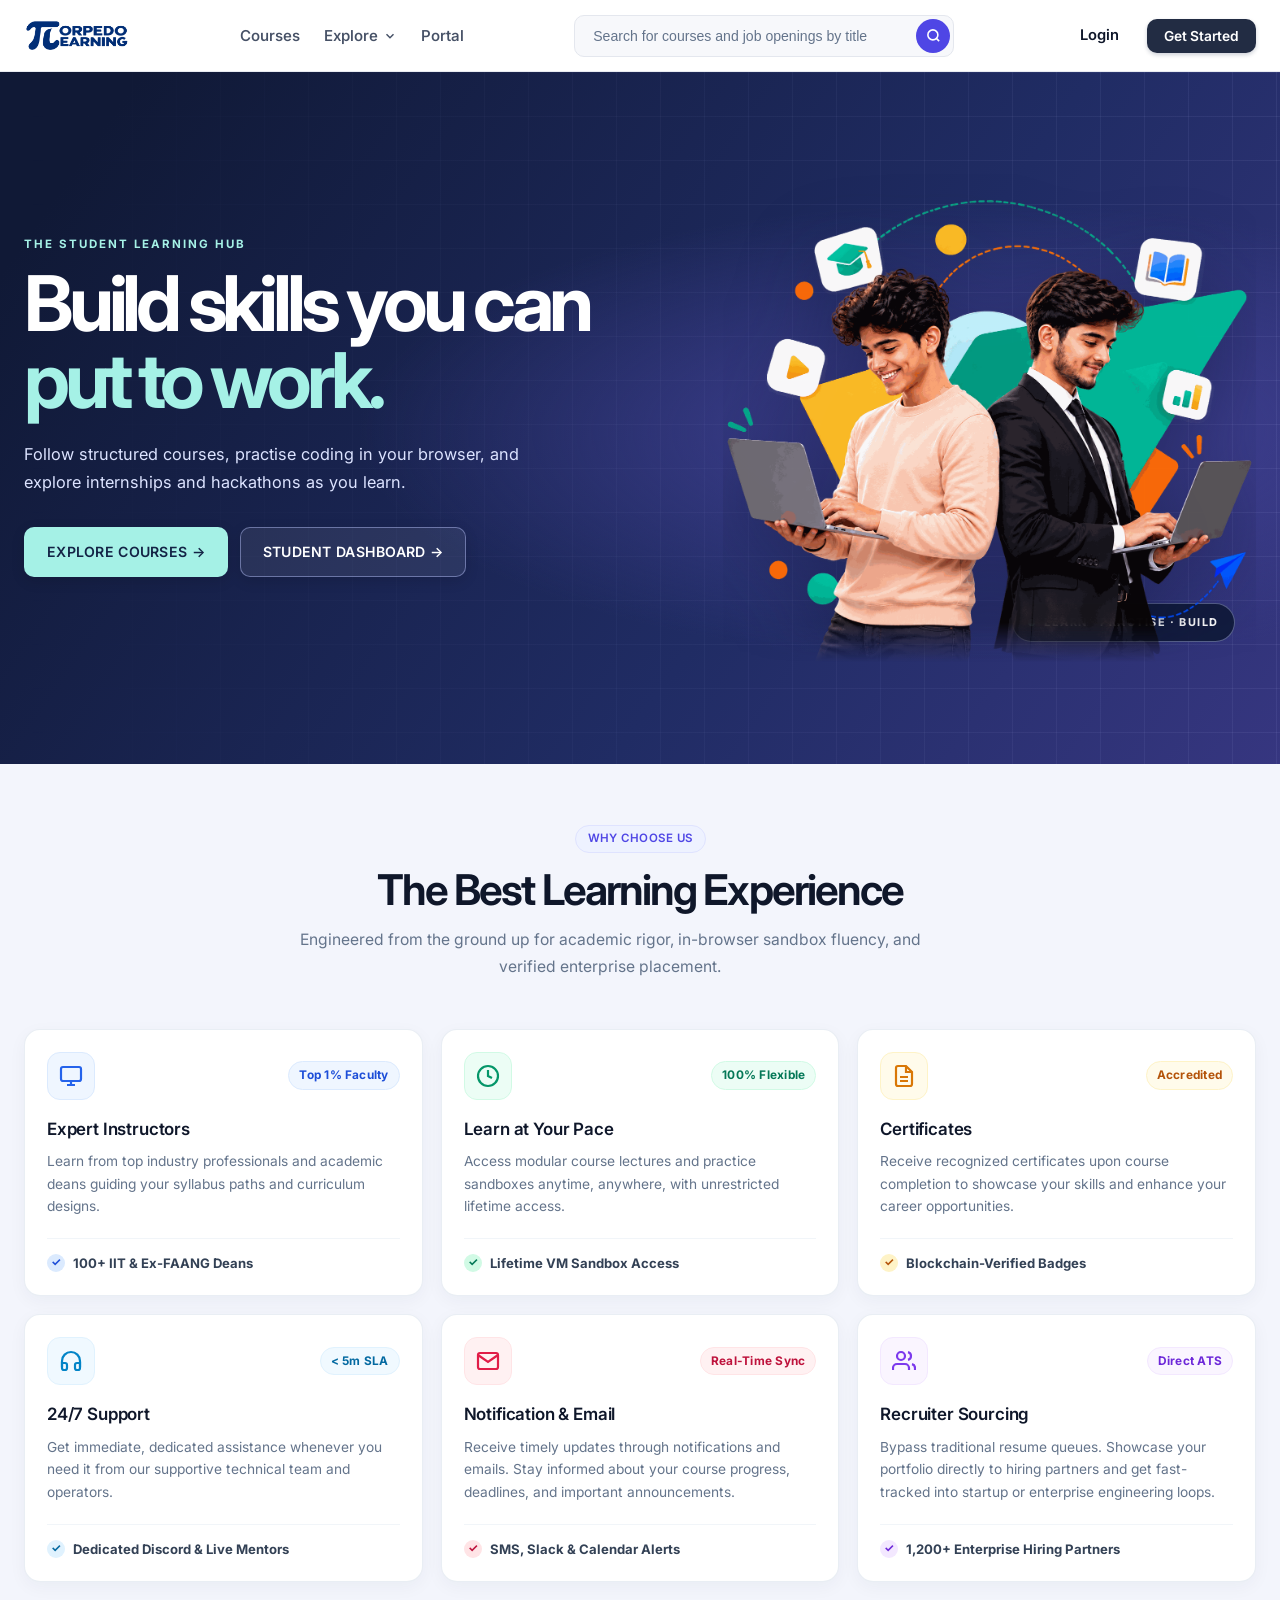
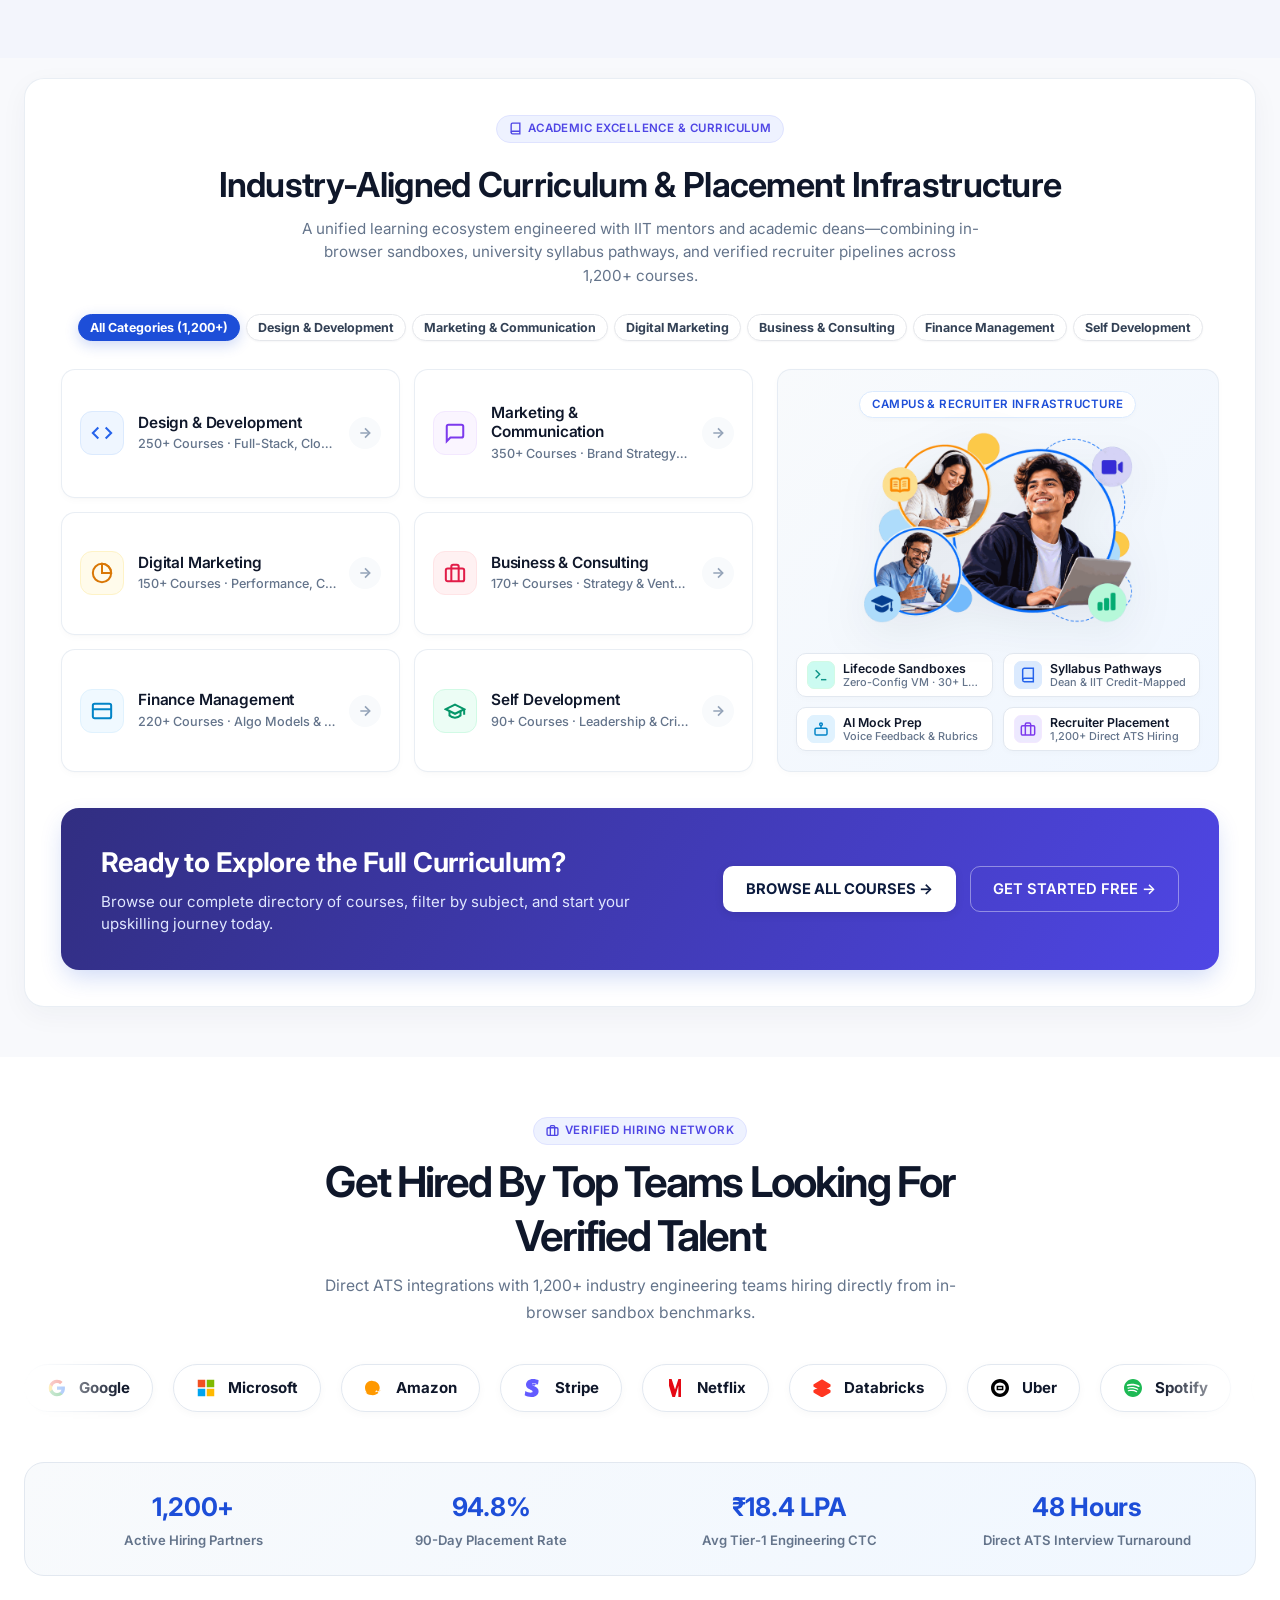
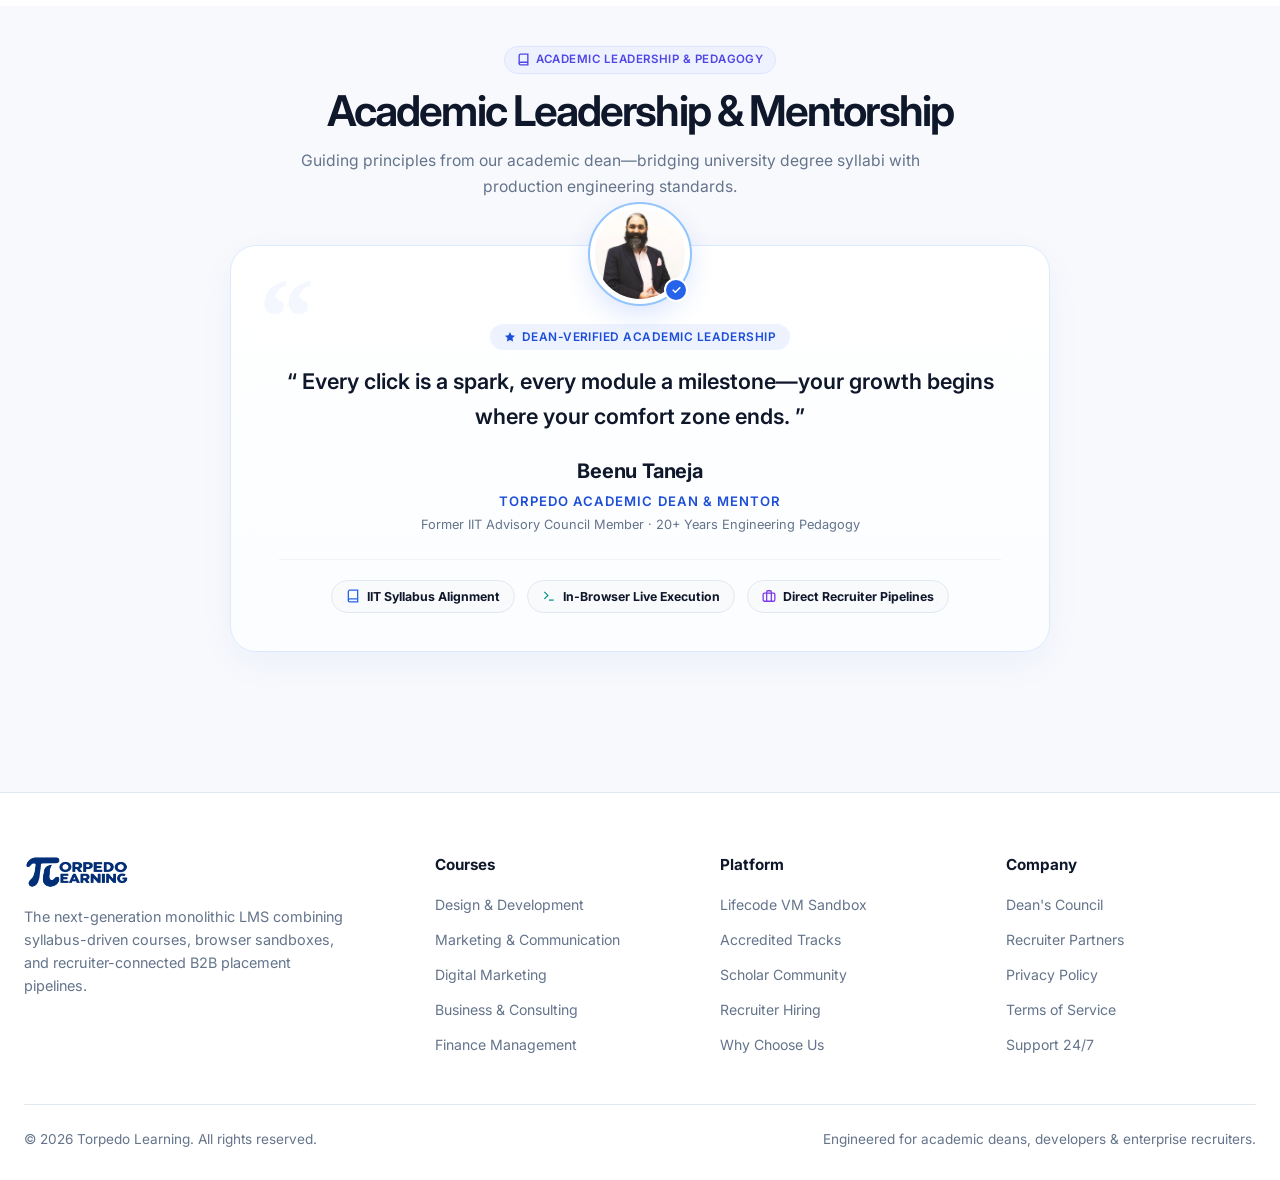
<file: index.html>
<!DOCTYPE html>
<html lang="en">
<head>
  <meta charset="UTF-8">
  <meta name="viewport" content="width=device-width, initial-scale=1.0">
  <title>Torpedo Learning | Monolithic LMS, In-Browser Sandboxes & Placement Pipelines</title>
  <meta name="description" content="Follow structured courses, practise coding in your browser, and explore internships and hackathons as you learn.">
  <link rel="icon" type="image/png" href="assets/LOGO.png">
  
  <!-- Typography: Inter Plus Jakarta Sans & JetBrains Mono JetBrains Mono -->
  <link rel="preconnect" href="https://fonts.googleapis.com">
  <link rel="preconnect" href="https://fonts.gstatic.com" crossorigin>
  <link href="https://fonts.googleapis.com/css2?family=Inter:wght@400;500;600;700&family=JetBrains+Mono:wght@400;500;600&display=swap" rel="stylesheet">
  
  <!-- Stylesheets -->
  <link rel="stylesheet" href="css/main.css">
  <link rel="stylesheet" href="css/components.css">
  <link rel="stylesheet" href="css/animations.css">
  <link rel="stylesheet" href="css/torpedo-refresh.css">
  <script defer src="js/torpedo-refresh.js"></script>
<script src="js/platform-bridge.js"></script></head>
<body>

  <!-- Top Scroll Progress Indicator -->
  <div id="scroll-progress" aria-hidden="true"></div>

  <!-- ========================================================================
       Header & Navigation Bar (Pure Crisp White)
       ======================================================================== -->
  <header class="site-header" id="site-header">
    <div class="container nav-container">
      <a href="#" class="nav-brand" aria-label="Torpedo Learning Home">
        <img src="assets/LOGO.png" alt="Torpedo Learning Logo" class="brand-logo-img">
      </a>

      <button class="tr-mobile-menu" type="button" aria-expanded="false" aria-controls="tr-main-nav">Menu</button>
      <nav id="tr-main-nav" aria-label="Main Navigation">
        <ul class="nav-menu">
          <li><a href="courses.html" class="nav-link">Courses</a></li>
          <li class="nav-dropdown">
            <a href="#curriculum-section" class="nav-link">
              <span>Explore</span>
              <svg width="14" height="14" viewBox="0 0 24 24" fill="none" stroke="currentColor" stroke-width="2.5"><path d="M6 9l6 6 6-6"/></svg>
            </a>
            <ul class="dropdown-menu">
              <li class="dropdown-item">
                <a href="#curriculum-section">
                  <svg width="15" height="15" viewBox="0 0 24 24" fill="none" stroke="currentColor" stroke-width="2"><polygon points="13 2 3 14 12 14 11 22 21 10 12 10 13 2"/></svg>
                  <div>Platform Architecture</div>
                </a>
              </li>
              <li class="dropdown-item">
                <a href="#curriculum-section">
                  <svg width="15" height="15" viewBox="0 0 24 24" fill="none" stroke="currentColor" stroke-width="2"><path d="M4 19.5v-15A2.5 2.5 0 0 1 6.5 2H20v20H6.5a2.5 2.5 0 0 1-2.5-2.5Z"/><path d="M6 6h10"/><path d="M6 10h10"/></svg>
                  <div>Syllabus Pathways</div>
                </a>
              </li>
              <li class="dropdown-item">
                <a href="#why-choose-us">
                  <svg width="15" height="15" viewBox="0 0 24 24" fill="none" stroke="currentColor" stroke-width="2"><circle cx="12" cy="8" r="7"/><polyline points="8.21 13.89 7 23 12 20 17 23 15.79 13.88"/></svg>
                  <div>Why Choose Us</div>
                </a>
              </li>
              <li class="dropdown-item">
                <a href="dashboard.html">
                  <svg width="15" height="15" viewBox="0 0 24 24" fill="none" stroke="currentColor" stroke-width="2"><rect width="20" height="14" x="2" y="7" rx="2"/><path d="M16 21V5a2 2 0 0 0-2-2h-4a2 2 0 0 0-2 2v16"/></svg>
                  <div>Student Portal &amp; ATS</div>
                </a>
              </li>
            </ul>
          </li>
          <li><a href="dashboard.html" class="nav-link">Portal</a></li>
        </ul>
      </nav>

      <!-- Center Search Bar (Matching Reference Screenshot) -->
      <form class="header-search-form" onsubmit="event.preventDefault(); searchCourses();">
        <input 
          type="text" 
          id="header-search-input"
          class="header-search-input" 
          placeholder="Search for courses and job openings by title" 
          aria-label="Search courses and job openings"
        >
        <button type="submit" class="header-search-btn" aria-label="Submit search">
          <svg width="15" height="15" viewBox="0 0 24 24" fill="none" stroke="currentColor" stroke-width="2.5"><circle cx="11" cy="11" r="8"/><line x1="21" y1="21" x2="16.65" y2="16.65"/></svg>
        </button>
      </form>

      <!-- Right Action Buttons -->
      <div class="nav-actions">
        <a href="#login" class="nav-login-link" onclick="event.preventDefault(); openAuthModal('login');">Login</a>
        <button class="btn btn-dark btn-pill-sm" onclick="openAuthModal('signup');">Get Started</button>
      </div>
    </div>
  </header>

  <!-- ========================================================================
       Hero Section: Seamless Full-Bleed Luminous Blue-to-White Flow
       ======================================================================== -->
  <section class="hero-seamless-section" id="hero-section">
    <div class="container" style="max-width: 1320px;">
      <div class="hero-grid">
        <!-- Left Column: Copy & Call to Action -->
        <div class="hero-copy-col">
          <p class="tr-kicker">THE STUDENT LEARNING HUB</p>
          <h1 class="hero-title">
            Build skills you can <span class="highlight-cyan">put to work.</span>
          </h1>

          <p class="hero-desc">
            Follow structured courses, practise coding in your browser, and explore internships and hackathons as you learn.
          </p>

          <div class="hero-actions" style="display: flex; gap: 12px; flex-wrap: wrap; align-items: center;">
            <a href="#curriculum-section" class="btn-explore">
              EXPLORE COURSES →
            </a>
            <a href="dashboard.html" class="btn-explore tr-secondary-cta">
              STUDENT DASHBOARD →
            </a>
          </div>
        </div>

        <!-- Right Column: Hero Students Photo -->
        <div class="hero-visual-wrapper">
          <div class="hero-students-container">
            <img 
              src="assets/hero-students-perfect.png" 
              alt="Torpedo Learning Students mastering engineering with laptops" 
              class="hero-students-cutout"
            >
          </div>
          <div class="tr-hero-caption" aria-hidden="true"><span></span> LEARN · PRACTISE · BUILD</div>
        </div>
      </div>
    </div>
  </section>

  <!-- ========================================================================
       Section 1: Why Choose Us - The Best Learning Experience
       ======================================================================== -->
  <section class="section why-choose-section" id="why-choose-us">
    <div class="container" style="max-width: 1320px;">
      <header class="section-header" style="margin-bottom: 48px;">
        <span class="section-badge">WHY CHOOSE US</span>
        <h2 class="section-title">The Best Learning Experience</h2>
        <p class="section-subtitle">
          Engineered from the ground up for academic rigor, in-browser sandbox fluency, and verified enterprise placement.
        </p>
      </header>

      <div class="features-grid">
          <!-- 1. Expert Instructors -->
          <div class="feature-box feature-box-blue">
            <div class="feature-header-row">
              <div class="feature-icon-badge color-blue">
                <svg viewBox="0 0 24 24" fill="none" stroke="currentColor" stroke-width="2.2"><rect x="2" y="3" width="20" height="14" rx="2" ry="2"/><line x1="8" y1="21" x2="16" y2="21"/><line x1="12" y1="17" x2="12" y2="21"/></svg>
              </div>
              <span class="feature-tag tag-blue">Top 1% Faculty</span>
            </div>
            <h3 class="feature-title">Expert Instructors</h3>
            <p class="feature-text">
              Learn from top industry professionals and academic deans guiding your syllabus paths and curriculum designs.
            </p>
            <div class="feature-footer">
              <span class="feature-check check-blue">✓</span>
              <span>100+ IIT & Ex-FAANG Deans</span>
            </div>
          </div>

          <!-- 2. Learn at Your Pace -->
          <div class="feature-box feature-box-teal">
            <div class="feature-header-row">
              <div class="feature-icon-badge color-teal">
                <svg viewBox="0 0 24 24" fill="none" stroke="currentColor" stroke-width="2.2"><circle cx="12" cy="12" r="10"/><polyline points="12 6 12 12 16 14"/></svg>
              </div>
              <span class="feature-tag tag-teal">100% Flexible</span>
            </div>
            <h3 class="feature-title">Learn at Your Pace</h3>
            <p class="feature-text">
              Access modular course lectures and practice sandboxes anytime, anywhere, with unrestricted lifetime access.
            </p>
            <div class="feature-footer">
              <span class="feature-check check-teal">✓</span>
              <span>Lifetime VM Sandbox Access</span>
            </div>
          </div>

          <!-- 3. Certificates -->
          <div class="feature-box feature-box-amber">
            <div class="feature-header-row">
              <div class="feature-icon-badge color-amber">
                <svg viewBox="0 0 24 24" fill="none" stroke="currentColor" stroke-width="2.2"><path d="M14 2H6a2 2 0 0 0-2 2v16a2 2 0 0 0 2 2h12a2 2 0 0 0 2-2V8z"/><polyline points="14 2 14 8 20 8"/><line x1="16" y1="13" x2="8" y2="13"/><line x1="16" y1="17" x2="8" y2="17"/></svg>
              </div>
              <span class="feature-tag tag-amber">Accredited</span>
            </div>
            <h3 class="feature-title">Certificates</h3>
            <p class="feature-text">
              Receive recognized certificates upon course completion to showcase your skills and enhance your career opportunities.
            </p>
            <div class="feature-footer">
              <span class="feature-check check-amber">✓</span>
              <span>Blockchain-Verified Badges</span>
            </div>
          </div>

          <!-- 4. 24/7 Support -->
          <div class="feature-box feature-box-cyan">
            <div class="feature-header-row">
              <div class="feature-icon-badge color-cyan">
                <svg viewBox="0 0 24 24" fill="none" stroke="currentColor" stroke-width="2.2"><path d="M3 18v-6a9 9 0 0 1 18 0v6"/><path d="M21 19a2 2 0 0 1-2 2h-1a2 2 0 0 1-2-2v-3a2 2 0 0 1 2-2h3zM3 19a2 2 0 0 0 2 2h1a2 2 0 0 0 2-2v-3a2 2 0 0 0-2-2H3z"/></svg>
              </div>
              <span class="feature-tag tag-cyan">&lt; 5m SLA</span>
            </div>
            <h3 class="feature-title">24/7 Support</h3>
            <p class="feature-text">
              Get immediate, dedicated assistance whenever you need it from our supportive technical team and operators.
            </p>
            <div class="feature-footer">
              <span class="feature-check check-cyan">✓</span>
              <span>Dedicated Discord & Live Mentors</span>
            </div>
          </div>

          <!-- 5. Notification & Email -->
          <div class="feature-box feature-box-rose">
            <div class="feature-header-row">
              <div class="feature-icon-badge color-rose">
                <svg viewBox="0 0 24 24" fill="none" stroke="currentColor" stroke-width="2.2"><path d="M4 4h16c1.1 0 2 .9 2 2v12c0 1.1-.9 2-2 2H4c-1.1 0-2-.9-2-2V6c0-1.1.9-2 2-2z"/><polyline points="22,6 12,13 2,6"/></svg>
              </div>
              <span class="feature-tag tag-rose">Real-Time Sync</span>
            </div>
            <h3 class="feature-title">Notification & Email</h3>
            <p class="feature-text">
              Receive timely updates through notifications and emails. Stay informed about your course progress, deadlines, and important announcements.
            </p>
            <div class="feature-footer">
              <span class="feature-check check-rose">✓</span>
              <span>SMS, Slack & Calendar Alerts</span>
            </div>
          </div>

          <!-- 6. Recruiter Sourcing -->
          <div class="feature-box feature-box-purple">
            <div class="feature-header-row">
              <div class="feature-icon-badge color-purple">
                <svg viewBox="0 0 24 24" fill="none" stroke="currentColor" stroke-width="2.2"><path d="M17 21v-2a4 4 0 0 0-4-4H5a4 4 0 0 0-4 4v2"/><circle cx="9" cy="7" r="4"/><path d="M23 21v-2a4 4 0 0 0-3-3.87"/><path d="M16 3.13a4 4 0 0 1 0 7.75"/></svg>
              </div>
              <span class="feature-tag tag-purple">Direct ATS</span>
            </div>
            <h3 class="feature-title">Recruiter Sourcing</h3>
            <p class="feature-text">
              Bypass traditional resume queues. Showcase your portfolio directly to hiring partners and get fast-tracked into startup or enterprise engineering loops.
            </p>
            <div class="feature-footer">
              <span class="feature-check check-purple">✓</span>
              <span>1,200+ Enterprise Hiring Partners</span>
            </div>
          </div>
        </div>
      </div>
    </section>

  <!-- ========================================================================
       Section 2: Unified Master Curriculum & Educational Solutions Ecosystem
       ======================================================================== -->
  <!-- ========================================================================
       Section 2: Merged Core Architecture & Capabilities (With homepage.png)
       ======================================================================== -->
  <section class="section" id="curriculum-section" style="padding: 20px 0 50px 0;">
    <div class="container" style="max-width: 1320px;">
      <div class="master-ecosystem-card">
        
        <!-- Unified Header: Academic Excellence & Curriculum Architecture -->
        <div class="ecosystem-header" style="text-align: center; margin-bottom: 26px;">
          <span class="section-badge">
            <svg width="13" height="13" viewBox="0 0 24 24" fill="none" stroke="currentColor" stroke-width="2.5"><path d="M4 19.5A2.5 2.5 0 0 1 6.5 17H20"/><path d="M6.5 2H20v20H6.5A2.5 2.5 0 0 1 4 19.5v-15A2.5 2.5 0 0 1 6.5 2z"/></svg>
            ACADEMIC EXCELLENCE & CURRICULUM
          </span>
          <h2 class="section-title" style="margin-top: 10px; font-size: 2.15rem; letter-spacing: -0.02em;">Industry-Aligned Curriculum & Placement Infrastructure</h2>
          <p class="section-subtitle" style="max-width: 680px; margin: 8px auto 0 auto; color: var(--text-muted); font-size: 0.95rem; line-height: 1.55;">
            A unified learning ecosystem engineered with IIT mentors and academic deans—combining in-browser sandboxes, university syllabus pathways, and verified recruiter pipelines across 1,200+ courses.
          </p>
        </div>

        <!-- Category Filter Tabs Bar -->
        <div class="category-filter-bar" style="margin-bottom: 28px;">
          <div class="category-tabs-wrap" id="category-tabs-bar">
            <button class="cat-pill-btn active" onclick="filterEcosystemCategories('all', this)">All Categories (1,200+)</button>
            <button class="cat-pill-btn" onclick="filterEcosystemCategories('development', this)">Design & Development</button>
            <button class="cat-pill-btn" onclick="filterEcosystemCategories('marketing', this)">Marketing & Communication</button>
            <button class="cat-pill-btn" onclick="filterEcosystemCategories('digital-marketing', this)">Digital Marketing</button>
            <button class="cat-pill-btn" onclick="filterEcosystemCategories('business', this)">Business & Consulting</button>
            <button class="cat-pill-btn" onclick="filterEcosystemCategories('finance', this)">Finance Management</button>
            <button class="cat-pill-btn" onclick="filterEcosystemCategories('self-dev', this)">Self Development</button>
          </div>
        </div>

        <!-- Unified Ecosystem Stage: 2-Column Split (Courses Left, Image & Pillars Right) -->
        <div class="merged-stage-split">
          
          <!-- Left Column: 6 Course Category Navigation Tiles (2 cols x 3 rows) -->
          <div class="category-tiles-2col" id="curriculum-category-cards">
            <!-- 1. Design & Development -->
            <div class="category-tile cat-card-item tile-blue" data-cat="development" onclick="window.location.href='courses.html?category=development'">
              <div class="category-tile-left">
                <div class="category-tile-icon color-blue">
                  <svg viewBox="0 0 24 24" fill="none" stroke="currentColor" stroke-width="2.2"><polyline points="16 18 22 12 16 6"/><polyline points="8 6 2 12 8 18"/></svg>
                </div>
                <div class="category-tile-info">
                  <span class="category-tile-title">Design & Development</span>
                  <span class="category-tile-meta">250+ Courses · Full-Stack, Cloud & AI</span>
                </div>
              </div>
              <div class="category-tile-arrow">
                <svg width="16" height="16" viewBox="0 0 24 24" fill="none" stroke="currentColor" stroke-width="2.5"><line x1="5" y1="12" x2="19" y2="12"/><polyline points="12 5 19 12 12 19"/></svg>
              </div>
            </div>

            <!-- 2. Marketing & Communication -->
            <div class="category-tile cat-card-item tile-purple" data-cat="marketing" onclick="window.location.href='courses.html?category=marketing'">
              <div class="category-tile-left">
                <div class="category-tile-icon color-purple">
                  <svg viewBox="0 0 24 24" fill="none" stroke="currentColor" stroke-width="2.2"><path d="M21 15a2 2 0 0 1-2 2H7l-4 4V5a2 2 0 0 1 2-2h14a2 2 0 0 1 2 2z"/></svg>
                </div>
                <div class="category-tile-info">
                  <span class="category-tile-title">Marketing & Communication</span>
                  <span class="category-tile-meta">350+ Courses · Brand Strategy & GTM</span>
                </div>
              </div>
              <div class="category-tile-arrow">
                <svg width="16" height="16" viewBox="0 0 24 24" fill="none" stroke="currentColor" stroke-width="2.5"><line x1="5" y1="12" x2="19" y2="12"/><polyline points="12 5 19 12 12 19"/></svg>
              </div>
            </div>

            <!-- 3. Digital Marketing -->
            <div class="category-tile cat-card-item tile-amber" data-cat="digital-marketing" onclick="window.location.href='courses.html?category=digital-marketing'">
              <div class="category-tile-left">
                <div class="category-tile-icon color-amber">
                  <svg viewBox="0 0 24 24" fill="none" stroke="currentColor" stroke-width="2.2"><circle cx="12" cy="12" r="10"/><path d="M12 2a10 10 0 0 1 10 10H12z"/></svg>
                </div>
                <div class="category-tile-info">
                  <span class="category-tile-title">Digital Marketing</span>
                  <span class="category-tile-meta">150+ Courses · Performance, CRO & Ads</span>
                </div>
              </div>
              <div class="category-tile-arrow">
                <svg width="16" height="16" viewBox="0 0 24 24" fill="none" stroke="currentColor" stroke-width="2.5"><line x1="5" y1="12" x2="19" y2="12"/><polyline points="12 5 19 12 12 19"/></svg>
              </div>
            </div>

            <!-- 4. Business & Consulting -->
            <div class="category-tile cat-card-item tile-rose" data-cat="business" onclick="window.location.href='courses.html?category=business'">
              <div class="category-tile-left">
                <div class="category-tile-icon color-rose">
                  <svg viewBox="0 0 24 24" fill="none" stroke="currentColor" stroke-width="2.2"><rect x="2" y="7" width="20" height="14" rx="2" ry="2"/><path d="M16 21V5a2 2 0 0 0-2-2h-4a2 2 0 0 0-2 2v16"/></svg>
                </div>
                <div class="category-tile-info">
                  <span class="category-tile-title">Business & Consulting</span>
                  <span class="category-tile-meta">170+ Courses · Strategy & Venture Ops</span>
                </div>
              </div>
              <div class="category-tile-arrow">
                <svg width="16" height="16" viewBox="0 0 24 24" fill="none" stroke="currentColor" stroke-width="2.5"><line x1="5" y1="12" x2="19" y2="12"/><polyline points="12 5 19 12 12 19"/></svg>
              </div>
            </div>

            <!-- 5. Finance Management -->
            <div class="category-tile cat-card-item tile-cyan" data-cat="finance" onclick="window.location.href='courses.html?category=finance'">
              <div class="category-tile-left">
                <div class="category-tile-icon color-cyan">
                  <svg viewBox="0 0 24 24" fill="none" stroke="currentColor" stroke-width="2.2"><rect x="2" y="4" width="20" height="16" rx="2"/><line x1="2" y1="10" x2="22" y2="10"/></svg>
                </div>
                <div class="category-tile-info">
                  <span class="category-tile-title">Finance Management</span>
                  <span class="category-tile-meta">220+ Courses · Algo Models & Quant</span>
                </div>
              </div>
              <div class="category-tile-arrow">
                <svg width="16" height="16" viewBox="0 0 24 24" fill="none" stroke="currentColor" stroke-width="2.5"><line x1="5" y1="12" x2="19" y2="12"/><polyline points="12 5 19 12 12 19"/></svg>
              </div>
            </div>

            <!-- 6. Self Development -->
            <div class="category-tile cat-card-item tile-teal" data-cat="self-dev" onclick="window.location.href='courses.html?category=self-dev'">
              <div class="category-tile-left">
                <div class="category-tile-icon color-teal">
                  <svg viewBox="0 0 24 24" fill="none" stroke="currentColor" stroke-width="2.2"><path d="M22 10v6M2 10l10-5 10 5-10 5z"/><path d="M6 12v5c3 3 9 3 12 0v-5"/></svg>
                </div>
                <div class="category-tile-info">
                  <span class="category-tile-title">Self Development</span>
                  <span class="category-tile-meta">90+ Courses · Leadership & Critical Logic</span>
                </div>
              </div>
              <div class="category-tile-arrow">
                <svg width="16" height="16" viewBox="0 0 24 24" fill="none" stroke="currentColor" stroke-width="2.5"><line x1="5" y1="12" x2="19" y2="12"/><polyline points="12 5 19 12 12 19"/></svg>
              </div>
            </div>
          </div>

          <!-- Right Column: Visual Showcase Photo & 4 Integrated Capability Pillars -->
          <div class="image-showcase-wrap">
            <div class="image-showcase-header">
              <span class="showcase-badge">CAMPUS & RECRUITER INFRASTRUCTURE</span>
            </div>
            
            <img src="assets/homepage.png" alt="Torpedo Learning Scholars & Mentors" class="merged-ecosystem-img">

            <!-- 4 Platform Capability Micro-Cards Grid -->
            <div class="image-capabilities-grid">
              <!-- 1. Lifecode VM -->
              <div class="cap-pill">
                <div class="cap-icon-box color-teal">
                  <svg viewBox="0 0 24 24" fill="none" stroke="currentColor" stroke-width="2.2" width="16" height="16"><polyline points="4 17 10 11 4 5"/><line x1="12" y1="19" x2="20" y2="19"/></svg>
                </div>
                <div class="cap-text-wrap">
                  <span class="cap-title">Lifecode Sandboxes</span>
                  <span class="cap-meta">Zero-Config VM · 30+ Langs</span>
                </div>
              </div>

              <!-- 2. Syllabus Pathways -->
              <div class="cap-pill">
                <div class="cap-icon-box color-blue">
                  <svg viewBox="0 0 24 24" fill="none" stroke="currentColor" stroke-width="2.2" width="16" height="16"><path d="M4 19.5A2.5 2.5 0 0 1 6.5 17H20"/><path d="M6.5 2H20v20H6.5A2.5 2.5 0 0 1 4 19.5v-15A2.5 2.5 0 0 1 6.5 2z"/></svg>
                </div>
                <div class="cap-text-wrap">
                  <span class="cap-title">Syllabus Pathways</span>
                  <span class="cap-meta">Dean & IIT Credit-Mapped</span>
                </div>
              </div>

              <!-- 3. AI Mock Prep -->
              <div class="cap-pill">
                <div class="cap-icon-box color-cyan">
                  <svg viewBox="0 0 24 24" fill="none" stroke="currentColor" stroke-width="2.2" width="16" height="16"><rect x="3" y="11" width="18" height="10" rx="2"/><circle cx="12" cy="5" r="2"/><path d="M12 7v4"/></svg>
                </div>
                <div class="cap-text-wrap">
                  <span class="cap-title">AI Mock Prep</span>
                  <span class="cap-meta">Voice Feedback & Rubrics</span>
                </div>
              </div>

              <!-- 4. Recruiter Placement -->
              <div class="cap-pill">
                <div class="cap-icon-box color-purple">
                  <svg viewBox="0 0 24 24" fill="none" stroke="currentColor" stroke-width="2.2" width="16" height="16"><rect x="2" y="7" width="20" height="14" rx="2" ry="2"/><path d="M16 21V5a2 2 0 0 0-2-2h-4a2 2 0 0 0-2 2v16"/></svg>
                </div>
                <div class="cap-text-wrap">
                  <span class="cap-title">Recruiter Placement</span>
                  <span class="cap-meta">1,200+ Direct ATS Hiring</span>
                </div>
              </div>
            </div>
          </div>

        </div>

        <!-- Integrated Callout Banner -->
        <div class="curriculum-banner">
          <div>
            <h3 class="curriculum-banner-title">Ready to Explore the Full Curriculum?</h3>
            <p class="curriculum-banner-text">Browse our complete directory of courses, filter by subject, and start your upskilling journey today.</p>
          </div>
          <div style="display: flex; gap: 14px; flex-wrap: wrap;">
            <a href="courses.html" class="btn btn-white">
              BROWSE ALL COURSES →
            </a>
            <button class="btn btn-ghost" style="color: #ffffff; border: 1px solid rgba(255, 255, 255, 0.4);" onclick="openAuthModal('student')">
              GET STARTED FREE →
            </button>
          </div>
        </div>

      </div>
    </div>
  </section>

  <!-- ========================================================================
       Corporate Partners Logo Marquee & Verified ATS Pipeline
       ======================================================================== -->
  <section class="section" id="partners-section" style="background: #ffffff; padding: 60px 0 30px 0;">
    <div class="container" style="max-width: 1320px;">
      <header class="section-header" style="margin-bottom: 24px;">
        <span class="section-badge">
          <svg width="13" height="13" viewBox="0 0 24 24" fill="none" stroke="currentColor" stroke-width="2.5"><rect x="2" y="7" width="20" height="14" rx="2" ry="2"/><path d="M16 21V5a2 2 0 0 0-2-2h-4a2 2 0 0 0-2 2v16"/></svg>
          VERIFIED HIRING NETWORK
        </span>
        <h2 class="section-title">Get Hired By Top Teams Looking For Verified Talent</h2>
        <p class="section-subtitle" style="max-width: 650px; margin: 8px auto 0 auto;">
          Direct ATS integrations with 1,200+ industry engineering teams hiring directly from in-browser sandbox benchmarks.
        </p>
      </header>

      <!-- Seamless Infinite Marquee with Real Vector Logos -->
      <div class="marquee-container">
        <div class="marquee-track">
          <!-- 1. Google -->
          <div class="partner-card">
            <span class="partner-logo-svg"><svg viewBox="0 0 24 24" width="18" height="18"><path fill="#4285F4" d="M22.56 12.25c0-.78-.07-1.53-.2-2.25H12v4.26h5.92c-.26 1.37-1.04 2.53-2.21 3.31v2.77h3.57c2.08-1.92 3.28-4.74 3.28-8.09z"/><path fill="#34A853" d="M12 23c2.97 0 5.46-.98 7.28-2.66l-3.57-2.77c-.98.66-2.23 1.06-3.71 1.06-2.86 0-5.29-1.93-6.16-4.53H2.18v2.84C3.99 20.53 7.7 23 12 23z"/><path fill="#FBBC05" d="M5.84 14.09c-.22-.66-.35-1.36-.35-2.09s.13-1.43.35-2.09V7.06H2.18C1.43 8.55 1 10.22 1 12s.43 3.45 1.18 4.94l2.85-2.22.81-.63z"/><path fill="#EA4335" d="M12 5.38c1.62 0 3.06.56 4.21 1.64l3.15-3.15C17.45 2.09 14.97 1 12 1 7.7 1 3.99 3.47 2.18 7.06l3.66 2.84c.87-2.6 3.3-4.52 6.16-4.52z"/></svg></span>
            <span>Google</span>
          </div>
          <!-- 2. Microsoft -->
          <div class="partner-card">
            <span class="partner-logo-svg"><svg viewBox="0 0 24 24" width="18" height="18"><path fill="#F25022" d="M1 1h10v10H1z"/><path fill="#7FBA00" d="M13 1h10v10H13z"/><path fill="#00A4EF" d="M1 13h10v10H1z"/><path fill="#FFB900" d="M13 13h10v10H13z"/></svg></span>
            <span>Microsoft</span>
          </div>
          <!-- 3. Amazon -->
          <div class="partner-card">
            <span class="partner-logo-svg"><svg viewBox="0 0 24 24" width="18" height="18" fill="#FF9900"><path d="M13.8 17.5c-4.4 2.9-10.4 1.4-12.7.2-.3-.2-.5 0-.2.4 1.6 2.2 6.5 4.9 12.3 2.1.5-.2.7-.8.6-1.3v-.1c-.1-.7-.4-1.1-.9-.8l.9-.5zm6.5-1.4c-.4-.5-1.6-.2-2.3 0-.2.1-.2 0-.1-.1.9-1.2 1.4-2.8 1.4-4.5 0-4.7-3.9-8.5-8.8-8.5S1.7 6.8 1.7 11.5c0 4.1 3 7.5 7.1 8.3.4.1.6 0 .6-.4v-1.6c0-.4-.2-.5-.5-.6-2.7-.6-4.5-2.8-4.5-5.7 0-3.3 2.8-6 6.3-6s6.3 2.7 6.3 6c0 1.2-.4 2.4-1.2 3.3-.2.2-.2.4 0 .6l1.2 1.2c.2.2.5.2.7 0 1.2-1.3 1.9-3.1 1.9-5.1 0-4.9-4.2-9-9.3-9C4.8 1.5 0 5.8 0 11.5s4.8 10 10.5 10c2.8 0 5.4-1 7.3-2.7.2-.2.2-.4 0-.6l-1.3-1.3c-.2-.2-.5-.2-.7 0-.4.3-.8.6-1.3.8-.3.1-.4 0-.4-.3v-1.3c0-.3.2-.5.5-.6.8-.3 1.6-.7 2.2-1.2.3-.2.6-.1.8.2.3.4.7.9 1.1 1.4.3.4.9.4 1.2 0l.4-.5c.3-.4.2-.9-.2-1.2z"/></svg></span>
            <span>Amazon</span>
          </div>
          <!-- 4. Stripe -->
          <div class="partner-card">
            <span class="partner-logo-svg"><svg viewBox="0 0 24 24" width="18" height="18" fill="#635BFF"><path d="M13.976 9.15c-2.172-.806-3.356-1.426-3.356-2.409 0-.831.683-1.305 1.901-1.305 2.227 0 4.515.858 6.09 1.631l.89-5.494C17.652.822 15.045 0 12.062 0 6.577 0 2.656 3.013 2.656 7.74c0 6.643 8.799 5.885 8.799 9.083 0 1.054-.935 1.589-2.274 1.589-2.614 0-5.385-1.196-7.382-2.316l-.895 5.59C3.12 22.868 6.275 24 9.57 24c5.803 0 9.873-2.827 9.873-7.79 0-7.078-8.826-6.177-8.826-9.06 0-.831.683-1.305 1.901-1.305 2.227 0 4.515.858 6.09 1.631l.89-5.494z"/></svg></span>
            <span>Stripe</span>
          </div>
          <!-- 5. Netflix -->
          <div class="partner-card">
            <span class="partner-logo-svg"><svg viewBox="0 0 24 24" width="18" height="18" fill="#E50914"><path d="M4 0h3.5l4.5 14L16.5 0H20v24h-3.5V9l-4.5 15H8.5l-4.5-15V24H4V0z"/></svg></span>
            <span>Netflix</span>
          </div>
          <!-- 6. Databricks -->
          <div class="partner-card">
            <span class="partner-logo-svg"><svg viewBox="0 0 24 24" width="18" height="18" fill="#FF3621"><path d="M1.054 6.842l10.457-6.079a.978.978 0 0 1 .978 0l10.457 6.079a.978.978 0 0 1 .489.847v1.892a.978.978 0 0 1-.489.847l-10.457 6.079a.978.978 0 0 1-.978 0L1.054 10.428A.978.978 0 0 1 .565 9.58V7.689a.978.978 0 0 1 .489-.847zm0 7.892l10.457-6.079a.978.978 0 0 1 .978 0l10.457 6.079a.978.978 0 0 1 .489.847v1.892a.978.978 0 0 1-.489.847l-10.457 6.079a.978.978 0 0 1-.978 0L1.054 18.32a.978.978 0 0 1-.489-.847v-1.892a.978.978 0 0 1 .489-.847z"/></svg></span>
            <span>Databricks</span>
          </div>
          <!-- 7. Uber -->
          <div class="partner-card">
            <span class="partner-logo-svg"><svg viewBox="0 0 24 24" width="18" height="18" fill="#000000"><path d="M12 0C5.373 0 0 5.373 0 12s5.373 12 12 12 12-5.373 12-12S18.627 0 12 0zm0 4.5a7.5 7.5 0 1 1 0 15 7.5 7.5 0 0 1 0-15zm-4.5 4.5v6h9v-6h-9zm2 2h5v2h-5v-2z"/></svg></span>
            <span>Uber</span>
          </div>
          <!-- 8. Spotify -->
          <div class="partner-card">
            <span class="partner-logo-svg"><svg viewBox="0 0 24 24" width="18" height="18" fill="#1DB954"><path d="M12 0C5.4 0 0 5.4 0 12s5.4 12 12 12 12-5.4 12-12S18.66 0 12 0zm5.521 17.34c-.24.359-.66.48-1.021.24-2.82-1.74-6.36-2.101-10.561-1.141-.418.122-.779-.179-.899-.539-.12-.421.18-.78.54-.9 4.56-1.021 8.52-.6 11.64 1.32.42.18.479.659.301 1.02zm1.44-3.3c-.301.42-.841.6-1.262.3-3.239-1.98-8.159-2.58-11.939-1.38-.479.12-1.02-.12-1.14-.6-.12-.48.12-1.021.6-1.141C9.6 9.9 15 10.561 18.72 12.84c.361.181.54.78.241 1.2zm.12-3.36C15.24 8.4 8.82 8.16 5.16 9.301c-.6.179-1.2-.181-1.38-.721-.18-.601.18-1.2.72-1.381 4.26-1.26 11.28-1.02 15.721 1.621.539.3.719 1.02.419 1.56-.299.421-1.02.599-1.559.3z"/></svg></span>
            <span>Spotify</span>
          </div>
          <!-- 9. Airbnb -->
          <div class="partner-card">
            <span class="partner-logo-svg"><svg viewBox="0 0 24 24" width="18" height="18" fill="#FF5A5F"><path d="M12 0C6.6 0 2.2 4.1 2.2 9.5c0 3.7 2.1 7.7 6.2 12 1 1 2.3 2.1 3.6 2.5 1.3-.4 2.6-1.5 3.6-2.5 4.1-4.3 6.2-8.3 6.2-12C21.8 4.1 17.4 0 12 0zm0 15.8c-1.8 0-3.3-1.5-3.3-3.3s1.5-3.3 3.3-3.3 3.3 1.5 3.3 3.3-1.5 3.3-3.3 3.3z"/></svg></span>
            <span>Airbnb</span>
          </div>

          <!-- Duplicate Set for 100% Seamless Infinite Scrolling Loop -->
          <div class="partner-card">
            <span class="partner-logo-svg"><svg viewBox="0 0 24 24" width="18" height="18"><path fill="#4285F4" d="M22.56 12.25c0-.78-.07-1.53-.2-2.25H12v4.26h5.92c-.26 1.37-1.04 2.53-2.21 3.31v2.77h3.57c2.08-1.92 3.28-4.74 3.28-8.09z"/><path fill="#34A853" d="M12 23c2.97 0 5.46-.98 7.28-2.66l-3.57-2.77c-.98.66-2.23 1.06-3.71 1.06-2.86 0-5.29-1.93-6.16-4.53H2.18v2.84C3.99 20.53 7.7 23 12 23z"/><path fill="#FBBC05" d="M5.84 14.09c-.22-.66-.35-1.36-.35-2.09s.13-1.43.35-2.09V7.06H2.18C1.43 8.55 1 10.22 1 12s.43 3.45 1.18 4.94l2.85-2.22.81-.63z"/><path fill="#EA4335" d="M12 5.38c1.62 0 3.06.56 4.21 1.64l3.15-3.15C17.45 2.09 14.97 1 12 1 7.7 1 3.99 3.47 2.18 7.06l3.66 2.84c.87-2.6 3.3-4.52 6.16-4.52z"/></svg></span>
            <span>Google</span>
          </div>
          <div class="partner-card">
            <span class="partner-logo-svg"><svg viewBox="0 0 24 24" width="18" height="18"><path fill="#F25022" d="M1 1h10v10H1z"/><path fill="#7FBA00" d="M13 1h10v10H13z"/><path fill="#00A4EF" d="M1 13h10v10H1z"/><path fill="#FFB900" d="M13 13h10v10H13z"/></svg></span>
            <span>Microsoft</span>
          </div>
          <div class="partner-card">
            <span class="partner-logo-svg"><svg viewBox="0 0 24 24" width="18" height="18" fill="#FF9900"><path d="M13.8 17.5c-4.4 2.9-10.4 1.4-12.7.2-.3-.2-.5 0-.2.4 1.6 2.2 6.5 4.9 12.3 2.1.5-.2.7-.8.6-1.3v-.1c-.1-.7-.4-1.1-.9-.8l.9-.5zm6.5-1.4c-.4-.5-1.6-.2-2.3 0-.2.1-.2 0-.1-.1.9-1.2 1.4-2.8 1.4-4.5 0-4.7-3.9-8.5-8.8-8.5S1.7 6.8 1.7 11.5c0 4.1 3 7.5 7.1 8.3.4.1.6 0 .6-.4v-1.6c0-.4-.2-.5-.5-.6-2.7-.6-4.5-2.8-4.5-5.7 0-3.3 2.8-6 6.3-6s6.3 2.7 6.3 6c0 1.2-.4 2.4-1.2 3.3-.2.2-.2.4 0 .6l1.2 1.2c.2.2.5.2.7 0 1.2-1.3 1.9-3.1 1.9-5.1 0-4.9-4.2-9-9.3-9C4.8 1.5 0 5.8 0 11.5s4.8 10 10.5 10c2.8 0 5.4-1 7.3-2.7.2-.2.2-.4 0-.6l-1.3-1.3c-.2-.2-.5-.2-.7 0-.4.3-.8.6-1.3.8-.3.1-.4 0-.4-.3v-1.3c0-.3.2-.5.5-.6.8-.3 1.6-.7 2.2-1.2.3-.2.6-.1.8.2.3.4.7.9 1.1 1.4.3.4.9.4 1.2 0l.4-.5c.3-.4.2-.9-.2-1.2z"/></svg></span>
            <span>Amazon</span>
          </div>
          <div class="partner-card">
            <span class="partner-logo-svg"><svg viewBox="0 0 24 24" width="18" height="18" fill="#635BFF"><path d="M13.976 9.15c-2.172-.806-3.356-1.426-3.356-2.409 0-.831.683-1.305 1.901-1.305 2.227 0 4.515.858 6.09 1.631l.89-5.494C17.652.822 15.045 0 12.062 0 6.577 0 2.656 3.013 2.656 7.74c0 6.643 8.799 5.885 8.799 9.083 0 1.054-.935 1.589-2.274 1.589-2.614 0-5.385-1.196-7.382-2.316l-.895 5.59C3.12 22.868 6.275 24 9.57 24c5.803 0 9.873-2.827 9.873-7.79 0-7.078-8.826-6.177-8.826-9.06 0-.831.683-1.305 1.901-1.305 2.227 0 4.515.858 6.09 1.631l.89-5.494z"/></svg></span>
            <span>Stripe</span>
          </div>
          <div class="partner-card">
            <span class="partner-logo-svg"><svg viewBox="0 0 24 24" width="18" height="18" fill="#E50914"><path d="M4 0h3.5l4.5 14L16.5 0H20v24h-3.5V9l-4.5 15H8.5l-4.5-15V24H4V0z"/></svg></span>
            <span>Netflix</span>
          </div>
          <div class="partner-card">
            <span class="partner-logo-svg"><svg viewBox="0 0 24 24" width="18" height="18" fill="#FF3621"><path d="M1.054 6.842l10.457-6.079a.978.978 0 0 1 .978 0l10.457 6.079a.978.978 0 0 1 .489.847v1.892a.978.978 0 0 1-.489.847l-10.457 6.079a.978.978 0 0 1-.978 0L1.054 10.428A.978.978 0 0 1 .565 9.58V7.689a.978.978 0 0 1 .489-.847zm0 7.892l10.457-6.079a.978.978 0 0 1 .978 0l10.457 6.079a.978.978 0 0 1 .489.847v1.892a.978.978 0 0 1-.489.847l-10.457 6.079a.978.978 0 0 1-.978 0L1.054 18.32a.978.978 0 0 1-.489-.847v-1.892a.978.978 0 0 1 .489-.847z"/></svg></span>
            <span>Databricks</span>
          </div>
          <div class="partner-card">
            <span class="partner-logo-svg"><svg viewBox="0 0 24 24" width="18" height="18" fill="#000000"><path d="M12 0C5.373 0 0 5.373 0 12s5.373 12 12 12 12-5.373 12-12S18.627 0 12 0zm0 4.5a7.5 7.5 0 1 1 0 15 7.5 7.5 0 0 1 0-15zm-4.5 4.5v6h9v-6h-9zm2 2h5v2h-5v-2z"/></svg></span>
            <span>Uber</span>
          </div>
          <div class="partner-card">
            <span class="partner-logo-svg"><svg viewBox="0 0 24 24" width="18" height="18" fill="#1DB954"><path d="M12 0C5.4 0 0 5.4 0 12s5.4 12 12 12 12-5.4 12-12S18.66 0 12 0zm5.521 17.34c-.24.359-.66.48-1.021.24-2.82-1.74-6.36-2.101-10.561-1.141-.418.122-.779-.179-.899-.539-.12-.421.18-.78.54-.9 4.56-1.021 8.52-.6 11.64 1.32.42.18.479.659.301 1.02zm1.44-3.3c-.301.42-.841.6-1.262.3-3.239-1.98-8.159-2.58-11.939-1.38-.479.12-1.02-.12-1.14-.6-.12-.48.12-1.021.6-1.141C9.6 9.9 15 10.561 18.72 12.84c.361.181.54.78.241 1.2zm.12-3.36C15.24 8.4 8.82 8.16 5.16 9.301c-.6.179-1.2-.181-1.38-.721-.18-.601.18-1.2.72-1.381 4.26-1.26 11.28-1.02 15.721 1.621.539.3.719 1.02.419 1.56-.299.421-1.02.599-1.559.3z"/></svg></span>
            <span>Spotify</span>
          </div>
          <div class="partner-card">
            <span class="partner-logo-svg"><svg viewBox="0 0 24 24" width="18" height="18" fill="#FF5A5F"><path d="M12 0C6.6 0 2.2 4.1 2.2 9.5c0 3.7 2.1 7.7 6.2 12 1 1 2.3 2.1 3.6 2.5 1.3-.4 2.6-1.5 3.6-2.5 4.1-4.3 6.2-8.3 6.2-12C21.8 4.1 17.4 0 12 0zm0 15.8c-1.8 0-3.3-1.5-3.3-3.3s1.5-3.3 3.3-3.3 3.3 1.5 3.3 3.3-1.5 3.3-3.3 3.3z"/></svg></span>
            <span>Airbnb</span>
          </div>
        </div>
      </div>

      <!-- Placement Performance Metrics Ribbon -->
      <div class="partners-metrics-ribbon">
        <div class="metric-stat-item">
          <span class="metric-stat-val">1,200+</span>
          <span class="metric-stat-label">Active Hiring Partners</span>
        </div>
        <div class="metric-stat-item">
          <span class="metric-stat-val">94.8%</span>
          <span class="metric-stat-label">90-Day Placement Rate</span>
        </div>
        <div class="metric-stat-item">
          <span class="metric-stat-val">₹18.4 LPA</span>
          <span class="metric-stat-label">Avg Tier-1 Engineering CTC</span>
        </div>
        <div class="metric-stat-item">
          <span class="metric-stat-val">48 Hours</span>
          <span class="metric-stat-label">Direct ATS Interview Turnaround</span>
        </div>
      </div>
    </div>
  </section>

  <!-- ========================================================================
       Academic Leadership & Dean's Council (Dean Beenu Taneja Spotlight)
       ======================================================================== -->
  <section class="section testimonials-section-wrap" id="testimonials-section">
    <div class="container" style="max-width: 1200px;">
      
      <header class="section-header" style="margin-bottom: 40px;">
        <span class="section-badge">
          <svg width="13" height="13" viewBox="0 0 24 24" fill="none" stroke="currentColor" stroke-width="2.5"><path d="M4 19.5A2.5 2.5 0 0 1 6.5 17H20"/><path d="M6.5 2H20v20H6.5A2.5 2.5 0 0 1 4 19.5v-15A2.5 2.5 0 0 1 6.5 2z"/></svg>
          ACADEMIC LEADERSHIP & PEDAGOGY
        </span>
        <h2 class="section-title">Academic Leadership & Mentorship</h2>
        <p class="section-subtitle">
          Guiding principles from our academic dean—bridging university degree syllabi with production engineering standards.
        </p>
      </header>

      <div class="dean-spotlight-container">
        
        <!-- Centerpiece: Dean Beenu Taneja Spotlight Card -->
        <div class="dean-card">
          <div class="dean-avatar-wrapper">
            <img src="assets/Beenu taneja.png" alt="Dean Beenu Taneja" class="dean-avatar-img">
          </div>
          
          <div class="dean-badge-pill">
            <svg width="12" height="12" viewBox="0 0 24 24" fill="currentColor"><path d="M12 2l3.09 6.26L22 9.27l-5 4.87 1.18 6.88L12 17.77l-6.18 3.25L7 14.14 2 9.27l6.91-1.01L12 2z"/></svg>
            DEAN-VERIFIED ACADEMIC LEADERSHIP
          </div>

          <blockquote class="dean-quote">
            “ Every click is a spark, every module a milestone—your growth begins where your comfort zone ends. ”
          </blockquote>

          <div class="dean-name">Beenu Taneja</div>
          <div class="dean-title">TORPEDO ACADEMIC DEAN & MENTOR</div>
          <div class="dean-subcredential">Former IIT Advisory Council Member · 20+ Years Engineering Pedagogy</div>

          <div class="dean-pillars-row">
            <div class="dean-pill-item">
              <svg width="14" height="14" viewBox="0 0 24 24" fill="none" stroke="#2563eb" stroke-width="2.2"><path d="M4 19.5A2.5 2.5 0 0 1 6.5 17H20"/><path d="M6.5 2H20v20H6.5A2.5 2.5 0 0 1 4 19.5v-15A2.5 2.5 0 0 1 6.5 2z"/></svg>
              <span>IIT Syllabus Alignment</span>
            </div>
            <div class="dean-pill-item">
              <svg width="14" height="14" viewBox="0 0 24 24" fill="none" stroke="#0d9488" stroke-width="2.2"><polyline points="4 17 10 11 4 5"/><line x1="12" y1="19" x2="20" y2="19"/></svg>
              <span>In-Browser Live Execution</span>
            </div>
            <div class="dean-pill-item">
              <svg width="14" height="14" viewBox="0 0 24 24" fill="none" stroke="#7c3aed" stroke-width="2.2"><rect x="2" y="7" width="20" height="14" rx="2" ry="2"/><path d="M16 21V5a2 2 0 0 0-2-2h-4a2 2 0 0 0-2 2v16"/></svg>
              <span>Direct Recruiter Pipelines</span>
            </div>
          </div>
        </div>

      </div>

    </div>
  </section>

  <!-- ========================================================================
       Footer (Crisp, Clean & Authoritative)
       ======================================================================== -->
  <footer class="site-footer">
    <div class="container">
      <div class="footer-grid">
        <div>
          <a href="#" class="nav-brand">
            <img src="assets/LOGO.png" alt="Torpedo Learning" class="brand-logo-img">
          </a>
          <p style="color: var(--text-muted); font-size: 0.9rem; line-height: 1.6; margin-top: 14px; max-width: 320px;">
            The next-generation monolithic LMS combining syllabus-driven courses, browser sandboxes, and recruiter-connected B2B placement pipelines.
          </p>
        </div>

        <div>
          <h4 class="footer-title">Courses</h4>
          <ul class="footer-links">
            <li class="footer-link"><a href="#curriculum-section">Design & Development</a></li>
            <li class="footer-link"><a href="#curriculum-section">Marketing & Communication</a></li>
            <li class="footer-link"><a href="#curriculum-section">Digital Marketing</a></li>
            <li class="footer-link"><a href="#curriculum-section">Business & Consulting</a></li>
            <li class="footer-link"><a href="#curriculum-section">Finance Management</a></li>
          </ul>
        </div>

        <div>
          <h4 class="footer-title">Platform</h4>
          <ul class="footer-links">
            <li class="footer-link"><a href="#lifecode-sandbox">Lifecode VM Sandbox</a></li>
            <li class="footer-link"><a href="#curriculum-section">Accredited Tracks</a></li>
            <li class="footer-link"><a href="#community-showcase-section">Scholar Community</a></li>
            <li class="footer-link"><a href="#partners-section">Recruiter Hiring</a></li>
            <li class="footer-link"><a href="#why-choose-us">Why Choose Us</a></li>
          </ul>
        </div>

        <div>
          <h4 class="footer-title">Company</h4>
          <ul class="footer-links">
            <li class="footer-link"><a href="#testimonials-section">Dean's Council</a></li>
            <li class="footer-link"><a href="#partners-section">Recruiter Partners</a></li>
            <li class="footer-link"><a href="#">Privacy Policy</a></li>
            <li class="footer-link"><a href="#">Terms of Service</a></li>
            <li class="footer-link"><a href="#">Support 24/7</a></li>
          </ul>
        </div>
      </div>

      <div class="footer-bottom">
        <div>© 2026 Torpedo Learning. All rights reserved.</div>
        <div>Engineered for academic deans, developers & enterprise recruiters.</div>
      </div>
    </div>
  </footer>

  <!-- Authentication Modal -->
  <div id="auth-modal" class="auth-modal-overlay" role="dialog" aria-modal="true" aria-labelledby="auth-panel-heading">
    
    <!-- Unified Authentication Card (Login & Registration with Email OTP Verification) -->
    <div class="auth-split-card" id="main-auth-card" style="position: relative;">
      <!-- Close Button -->
      <button class="auth-modal-close-trigger" onclick="closeAuthModal()" aria-label="Close dialog">×</button>

      <!-- ================================================================
           Left Panel: Visual Brand Showcase
           ================================================================ -->
      <section class="auth-card-brand-panel" aria-label="Brand Introduction">
        <!-- Ambient lighting glow orb -->
        <div class="auth-brand-glow-orb"></div>

        <!-- Matrix dot accents -->
        <div class="auth-dot-matrix-top">
          <span></span><span></span><span></span><span></span>
          <span></span><span></span><span></span><span></span>
          <span></span><span></span><span></span><span></span>
        </div>
        <div class="auth-dot-matrix-bot">
          <span></span><span></span><span></span><span></span>
          <span></span><span></span><span></span><span></span>
          <span></span><span></span><span></span><span></span>
        </div>

        <!-- Top wordmark -->
        <div>
          <div class="auth-brand-wordmark">TORPEDO</div>
          <div class="auth-brand-dash"></div>

          <!-- Main Headline -->
          <h1 class="auth-card-headline">
            Learn.<br>
            Build.<br>
            <span class="auth-cyan-glow">Get Placed.</span>
          </h1>

          <p class="auth-card-subcopy">
            Master computer science concepts, solve real-world problems, and land your dream opportunities.
          </p>
        </div>

        <!-- Student Photo & Handwritten Doodle -->
        <div class="auth-student-visual-wrap">
          <img src="assets/login image.png" alt="Torpedo Learning Student mastering software engineering" class="auth-student-img">
          
          <div class="auth-handwritten-note">
            <span>Skills<br>Projects<br>Opportunities<br>Growth</span>
            <svg viewBox="0 0 45 50" fill="none" style="width: 28px; height: 32px; margin-top: 4px; margin-left: 14px;">
              <path d="M5 5 C25 15, 35 25, 12 42" stroke="rgba(255,255,255,0.85)" stroke-width="2" stroke-linecap="round" stroke-dasharray="2 3"/>
              <polyline points="20 38 10 44 14 32" stroke="rgba(255,255,255,0.85)" stroke-width="2" stroke-linecap="round" stroke-linejoin="round"/>
            </svg>
          </div>
        </div>

        <!-- Footer Tagline -->
        <div class="auth-brand-footer">
          <div class="auth-footer-line"></div>
          <div class="auth-footer-tagline">A BRIGHTER TOMORROW TOGETHER.</div>
        </div>
      </section>

      <!-- ================================================================
           Right Panel: Account Creation / Sign-In Form
           ================================================================ -->
      <section class="auth-card-form-panel" aria-label="Sign In or Registration">
        
        <div class="auth-form-header">
          <h2 class="auth-form-title" id="auth-panel-heading">Create Your Account</h2>
          <p class="auth-form-sub" id="auth-panel-sub">
            Join TORPEDO and unlock verified certificates, hands-on projects and fast-tracked opportunities.
          </p>
        </div>

        <!-- Shared account roles -->
        <div class="role-selector-bar" id="role-selector-bar">
          <button type="button" class="role-pill-btn active" data-role="student" onclick="setAuthRole('student', this)">
            <svg width="15" height="15" viewBox="0 0 24 24" fill="none" stroke="currentColor" stroke-width="2"><path d="M22 10v6M2 10l10-5 10 5-10 5z"/><path d="M6 12v5c3 3 9 3 12 0v-5"/></svg>
            <span>Student</span>
          </button>
          <button type="button" class="role-pill-btn" data-role="instructor" onclick="setAuthRole('instructor', this)">
            <svg width="15" height="15" viewBox="0 0 24 24" fill="none" stroke="currentColor" stroke-width="2"><path d="M16 21v-2a4 4 0 0 0-4-4H5a4 4 0 0 0-4 4v2"/><circle cx="8.5" cy="7" r="4"/><line x1="20" y1="8" x2="20" y2="14"/><line x1="23" y1="11" x2="17" y2="11"/></svg>
            <span>Instructor</span>
          </button>
          <button type="button" class="role-pill-btn" data-role="employer" onclick="setAuthRole('employer', this)">
            <svg width="15" height="15" viewBox="0 0 24 24" fill="none" stroke="currentColor" stroke-width="2"><rect x="2" y="7" width="20" height="14" rx="2" ry="2"/><path d="M16 21V5a2 2 0 0 0-2-2h-4a2 2 0 0 0-2 2v16"/></svg>
            <span>Recruiter</span>
          </button>
          <button type="button" class="role-pill-btn" data-role="admin" onclick="setAuthRole('admin', this)"><svg width="15" height="15" viewBox="0 0 24 24" fill="none" stroke="currentColor" stroke-width="1.8"><path d="M12 3 3 7v6c0 5 9 9 9 9s9-4 9-9V7z"/><path d="m8 12 3 3 5-6"/></svg><span>Super Admin</span></button>
        </div>
        <p class="auth-role-note" id="signup-role-note" role="status" hidden></p>

        <!-- Google Continue Button -->
        <button type="button" class="google-auth-btn" onclick="handleGoogleLogin()">
          <svg class="google-icon-svg" viewBox="0 0 24 24">
            <path fill="#4285F4" d="M22.56 12.25c0-.78-.07-1.53-.2-2.25H12v4.26h5.92c-.26 1.37-1.04 2.53-2.21 3.31v2.77h3.57c2.08-1.92 3.28-4.74 3.28-8.09z"/>
            <path fill="#34A853" d="M12 23c2.97 0 5.46-.98 7.28-2.66l-3.57-2.77c-.98.66-2.23 1.06-3.71 1.06-2.86 0-5.29-1.93-6.16-4.53H2.18v2.84C3.99 20.53 7.7 23 12 23z"/>
            <path fill="#FBBC05" d="M5.84 14.09c-.22-.66-.35-1.36-.35-2.09s.13-1.43.35-2.09V7.06H2.18C1.43 8.55 1 10.22 1 12s.43 3.45 1.18 4.94l2.85-2.22.81-.63z"/>
            <path fill="#EA4335" d="M12 5.38c1.62 0 3.06.56 4.21 1.64l3.15-3.15C17.45 2.09 14.97 1 12 1 7.7 1 3.99 3.47 2.18 7.06l3.66 2.84c.87-2.6 3.3-4.52 6.16-4.52z"/>
          </svg>
          <span>Continue with Google</span>
        </button>

        <!-- OR Divider -->
        <div class="auth-card-divider">
          <span>OR</span>
        </div>

        <!-- Form -->
        <form id="pixel-auth-form" onsubmit="handleFormSubmit(event)">
          <!-- Name Inputs (visible in signup mode) -->
          <div class="form-name-grid" id="auth-name-row">
            <div class="auth-field">
              <label class="auth-field-label" for="input-fname">FIRST NAME</label>
              <input type="text" id="input-fname" class="auth-card-input" placeholder="John">
            </div>
            <div class="auth-field">
              <label class="auth-field-label" for="input-lname">LAST NAME</label>
              <input type="text" id="input-lname" class="auth-card-input" placeholder="Doe">
            </div>
          </div>

          <!-- Email Address -->
          <div class="auth-field">
            <div style="display: flex; justify-content: space-between; align-items: center; margin-bottom: 6px;">
              <label class="auth-field-label" for="input-email" style="margin-bottom: 0;">EMAIL ADDRESS</label>
              <button type="button" id="btn-send-otp" class="auth-otp-action-btn" onclick="handleSendOtpClick()">Send OTP Code</button>
            </div>
            <input type="email" id="input-email" class="auth-card-input" placeholder="john@example.com" required oninput="onAuthEmailChanged()">
          </div>

          <!-- OTP Verification Row (shown for signup / email verification) -->
          <div class="auth-field" id="auth-otp-row" style="display: none;">
            <div style="display: flex; justify-content: space-between; align-items: center; margin-bottom: 6px;">
              <label class="auth-field-label" for="input-otp-code" style="margin-bottom: 0;">6-DIGIT EMAIL OTP <span style="color:#ef4444">*</span></label>
              <span id="otp-timer-badge" style="font-size: 11px; font-weight: 700; color: #64748b;">Code expires in 10:00</span>
            </div>
            <div class="auth-input-relative" style="display: flex; gap: 8px;">
              <input type="text" id="input-otp-code" class="auth-card-input" placeholder="Enter 6-digit code" maxlength="6" style="letter-spacing: 4px; font-weight: 700; font-size: 1.1rem; text-align: center;" oninput="if(this.value.trim().length === 6) handleVerifyOtpClick()">
              <button type="button" id="btn-verify-otp" class="btn-verify-otp" onclick="handleVerifyOtpClick()">
                Verify OTP
              </button>
            </div>
            <div id="otp-status-message" style="margin-top: 5px; font-size: 12px; font-weight: 600; display: none;"></div>
          </div>

          <!-- Password Field -->
          <div class="auth-field">
            <div style="display: flex; justify-content: space-between; align-items: center; margin-bottom: 6px;">
              <label class="auth-field-label" id="auth-pass-label" for="input-password" style="margin-bottom: 0;">CREATE PASSWORD</label>
              <a href="#forgot" id="auth-forgot-btn" class="auth-card-forgot" style="display: none;" onclick="handleForgotPassword(event)">Forgot?</a>
            </div>
            <div class="auth-input-relative">
              <input type="password" id="input-password" class="auth-card-input" placeholder="Must be at least 6 characters" minlength="6" required>
              <button type="button" class="auth-eye-btn" onclick="togglePasswordVisibility('input-password', this)" aria-label="Toggle password visibility">
                <svg width="18" height="18" viewBox="0 0 24 24" fill="none" stroke="currentColor" stroke-width="2"><path d="M1 12s4-8 11-8 11 8 11 8-4 8-11 8-11-8-11-8z"/><circle cx="12" cy="12" r="3"/></svg>
              </button>
            </div>
          </div>

          <!-- Agreement Checkbox -->
          <div class="auth-terms-row" id="auth-terms-row">
            <input type="checkbox" id="terms-checkbox" class="auth-terms-check" checked required>
            <label for="terms-checkbox" class="auth-terms-label">
              I agree to the <a href="index.html" target="_blank">Terms of Service</a> &amp; <a href="index.html" target="_blank">Privacy Policy</a>
            </label>
          </div>

          <!-- Submit Action Button -->
          <button type="submit" class="auth-card-submit-btn" id="auth-action-submit-btn">
            <span>CREATE ACCOUNT →</span>
          </button>
        </form>

        <!-- Toggle Sign In / Sign Up Link -->
        <div class="auth-card-bottom-link">
          <span id="auth-toggle-prompt">Already have an account?</span>
          <a href="#toggle-auth" id="auth-toggle-link" onclick="toggleAuthMode(event)">Log In</a>
        </div>

      </section>

    </div>
  </div>

  <!-- Scripts -->
  <script src="js/courses-data.js"></script>
  <script src="js/api-client.js"></script>
  <script src="js/app.js"></script>
</body>
</html>
</file>
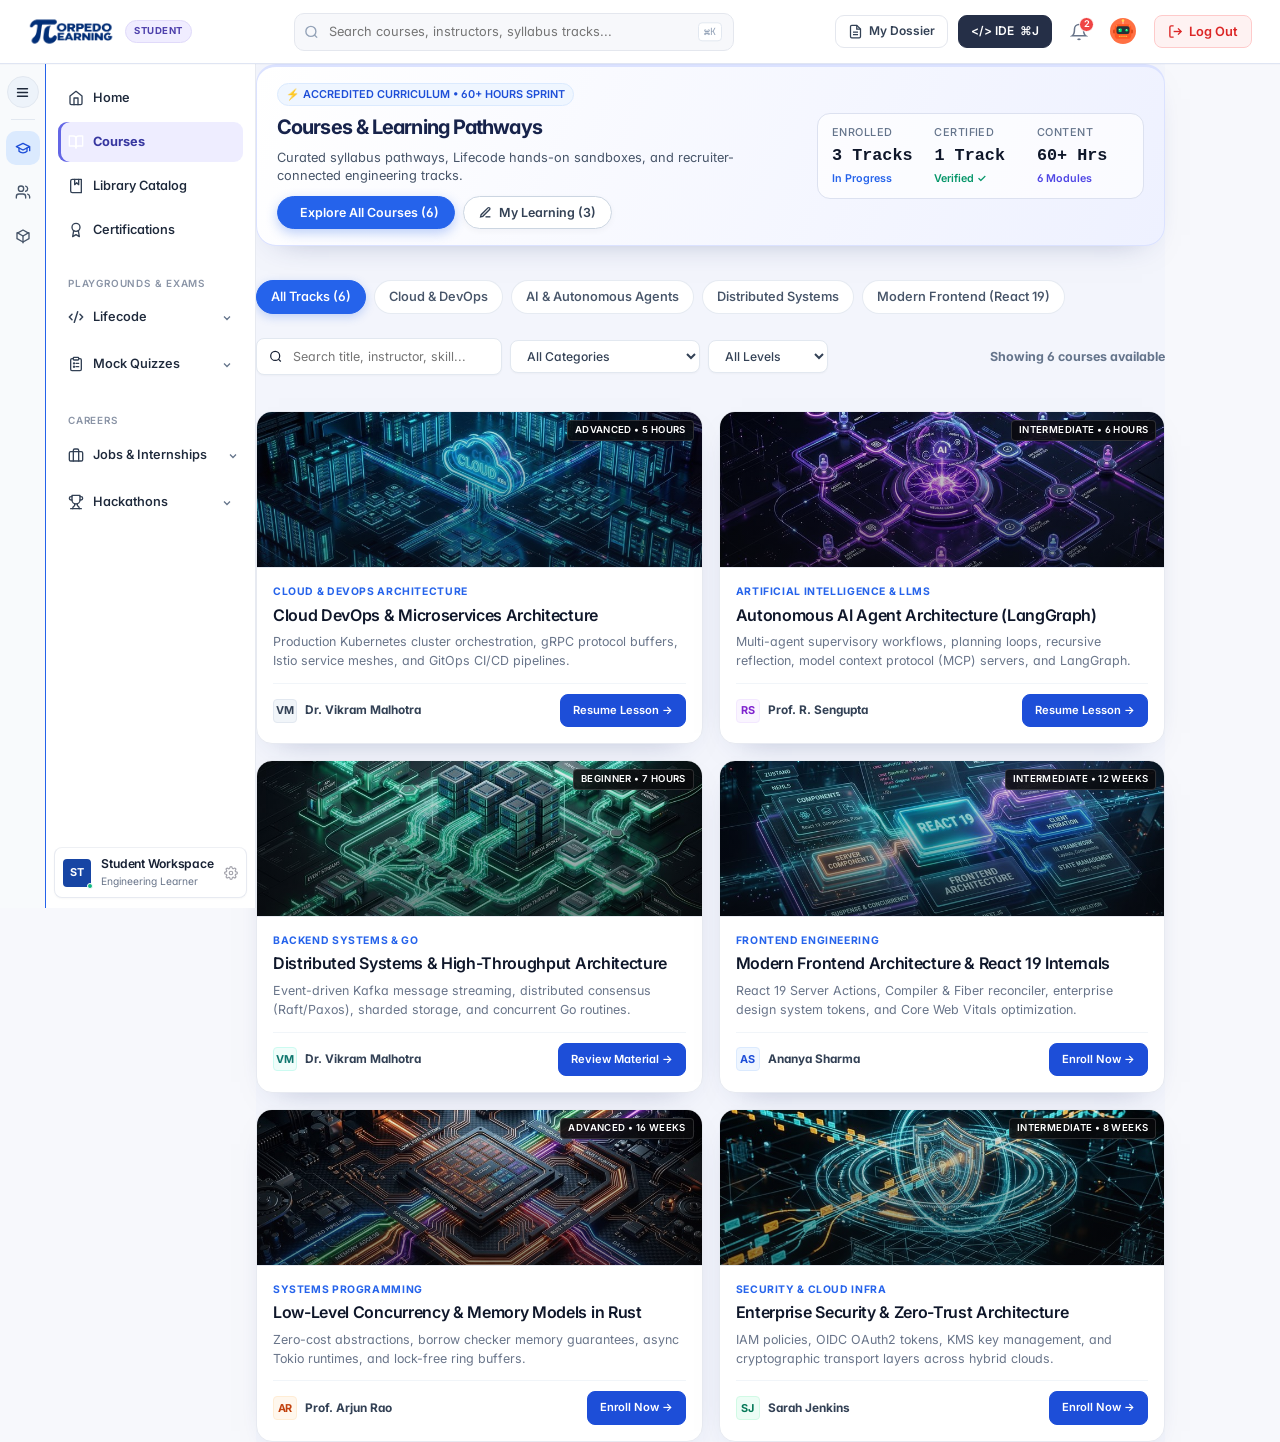
<file: courses.html>
<!DOCTYPE html>
<html lang="en">

<head>
  <meta charset="UTF-8">
  <meta name="viewport" content="width=device-width, initial-scale=1.0">
  <title>Courses Catalog &amp; Career Pathways | Torpedo Learning</title>
  <meta name="description"
    content="Browse industry-accredited courses, in-browser Lifecode sandboxes, and recruiter-connected syllabus pathways at Torpedo Learning.">
  <link rel="icon" type="image/png" href="assets/LOGO.png">

  <!-- Inter Inter, Plus Jakarta Sans, Outfit & JetBrains Mono JetBrains Mono Fonts -->
  <link rel="preconnect" href="https://fonts.googleapis.com">
  <link rel="preconnect" href="https://fonts.gstatic.com" crossorigin>
  <link
    href="https://fonts.googleapis.com/css2?family=Inter:wght@400;500;600;700&family=JetBrains+Mono:wght@400;500;600&display=swap"
    rel="stylesheet">

  <!-- Master Portal Layout CSS -->
  <link rel="stylesheet" href="css/portal-layout.css?v=courses_v4">

  <style>
    /* Courses Catalog Page Enhancements */
    .courses-page-canvas {
      display: flex;
      flex-direction: column;
      gap: 20px;
      width: 100%;
    }

    .courses-category-pills-row {
      display: flex;
      flex-wrap: wrap;
      gap: 8px;
      margin-bottom: 4px;
    }

    .course-cat-pill-btn {
      background: #ffffff;
      border: 1px solid rgba(226, 232, 240, 0.85);
      padding: 6px 14px;
      border-radius: 999px;
      font-size: 0.80rem;
      font-weight: 550;
      color: #475569;
      cursor: pointer;
      transition: all 0.15s ease;
      display: inline-flex;
      align-items: center;
      gap: 6px;
    }

    .course-cat-pill-btn:hover {
      border-color: #2563eb;
      color: #1d4ed8;
      background: #f8fafc;
    }

    .course-cat-pill-btn.active {
      background: #2563eb;
      border-color: #2563eb;
      color: #ffffff;
      box-shadow: 0 3px 10px rgba(37, 99, 235, 0.25);
    }

    /* Course player modal */
    .course-modal-backdrop {
      position: fixed;
      inset: 0;
      width: 100vw;
      height: 100vh;
      background: rgba(15, 23, 42, 0.7);
      backdrop-filter: blur(6px);
      -webkit-backdrop-filter: blur(6px);
      z-index: 999999;
      display: none;
      align-items: center;
      justify-content: center;
      padding: 20px;
      box-sizing: border-box;
    }

    .course-modal-backdrop.active {
      display: flex;
    }

    .course-modal-card {
      background: #ffffff;
      border-radius: 16px;
      box-shadow: 0 25px 50px -12px rgba(0, 0, 0, 0.25);
      width: 100%;
      max-width: 820px;
      max-height: 90vh;
      display: flex;
      flex-direction: column;
      overflow: hidden;
      animation: modalFadeIn 0.2s cubic-bezier(0.16, 1, 0.3, 1);
    }

    @keyframes modalFadeIn {
      from {
        opacity: 0;
        transform: scale(0.96) translateY(10px);
      }

      to {
        opacity: 1;
        transform: scale(1) translateY(0);
      }
    }

    .course-player-video-box {
      width: 100%;
      height: 290px;
      background: #0f172a;
      position: relative;
      display: flex;
      align-items: center;
      justify-content: center;
      color: #ffffff;
    }
  </style>
  <link rel="stylesheet" href="css/torpedo-refresh.css">
  <script defer src="js/torpedo-refresh.js"></script>
  <script src="js/platform-bridge.js"></script>
</head>

<body>

  <!-- App Root Shell -->
  <div class="app-root-container">

    <!-- ==================================================================
         1. TOP GLOBAL HEADER (56px) - Matching Student Portal Dashboard
         ================================================================== -->
    <header class="global-top-header">

      <!-- Brand Logo Left -->
      <div class="header-left-brand">
        <button type="button" class="header-mobile-toggle" onclick="toggleMobileSidebar()"
          title="Toggle Navigation Menu" aria-label="Toggle Navigation Menu">
          <svg width="20" height="20" viewBox="0 0 24 24" fill="none" stroke="currentColor" stroke-width="2.2"
            stroke-linecap="round">
            <line x1="4" x2="20" y1="6" y2="6" />
            <line x1="4" x2="20" y1="12" y2="12" />
            <line x1="4" x2="20" y1="18" y2="18" />
          </svg>
        </button>
        <a href="dashboard.html" class="brand-logo-wrap" title="Torpedo Student Portal">
          <img src="assets/LOGO.png" alt="Torpedo Learning Logo" class="brand-logo-img">
          <span class="brand-portal-tag">STUDENT</span>
        </a>
      </div>

      <!-- Center Search Pill -->
      <div class="header-search-wrap">
        <svg class="header-search-icon" width="15" height="15" viewBox="0 0 24 24" fill="none" stroke="currentColor"
          stroke-width="2.2">
          <circle cx="11" cy="11" r="8" />
          <line x1="21" y1="21" x2="16.65" y2="16.65" />
        </svg>
        <input type="text" class="header-search-input" placeholder="Search courses, instructors, syllabus tracks..."
          id="portal-search-input" oninput="onHeaderSearch(this.value)">
        <span class="header-kbd-hint">⌘K</span>
      </div>

      <!-- Right Header Actions -->
      <div class="header-right-actions">
        <!-- My Dossier Button -->
        <button type="button" class="header-action-btn" onclick="openStudentDossierModal()"
          title="View Student Academic Records">
          <svg width="15" height="15" viewBox="0 0 24 24" fill="none" stroke="currentColor" stroke-width="2">
            <path d="M14 2H6a2 2 0 0 0-2 2v16a2 2 0 0 0 2 2h12a2 2 0 0 0 2-2V8z" />
            <polyline points="14 2 14 8 20 8" />
            <line x1="16" y1="13" x2="8" y2="13" />
            <line x1="16" y1="17" x2="8" y2="17" />
          </svg>
          <span>My Dossier</span>
        </button>

        <!-- IDE ⌘J Dark Button -->
        <a href="lifecode.html" class="header-action-btn dark-btn" title="Open Lifecode Problem Arena (⌘J)">
          <span>&lt;/&gt; IDE</span>
          <span class="kbd-sub">⌘J</span>
        </a>

        <!-- Notification Bell -->
        <div class="header-icon-badge-btn"
          onclick="showToast('Notification: 2 New Course Video Lessons Available', 'info')" title="Notifications">
          <svg width="18" height="18" viewBox="0 0 24 24" fill="none" stroke="currentColor" stroke-width="2">
            <path d="M18 8A6 6 0 0 0 6 8c0 7-3 9-3 9h18s-3-2-3-9" />
            <path d="M13.73 21a2 2 0 0 1-3.46 0" />
          </svg>
          <span class="icon-badge-num">2</span>
        </div>

        <!-- Student Profile Avatar with Online Dot -->
        <div class="rail-avatar-wrap" onclick="openStudentDossierModal()" title="Student Profile (Online)" style="margin-left: 4px; width: 28px; height: 28px; cursor: pointer;">
          <div class="rail-avatar-circle" style="width: 26px; height: 26px;">
            <img id="top-header-avatar" src="assets/avatars/robot1.svg" alt="Student" style="width:100%;height:100%;border-radius:50%;object-fit:cover;" onerror="this.outerHTML='<span class=\'rail-avatar-initials\'>ST</span>'">
          </div>
          <span class="rail-avatar-dot" style="bottom: 0px; right: 0px;"></span>
        </div>

        <!-- Logout Button -->
        <button type="button" onclick="handleLogout()" class="header-action-btn" title="Sign Out / Log Out" style="background: #fef2f2; color: #dc2626; border: 1px solid #fecaca; font-weight: 600; padding: 6px 13px; display: inline-flex; align-items: center; gap: 6px; border-radius: 8px; cursor: pointer; font-size: 0.8rem; margin-left: 6px; transition: all 0.15s;">
          <svg width="15" height="15" viewBox="0 0 24 24" fill="none" stroke="currentColor" stroke-width="2.2"><path d="M9 21H5a2 2 0 0 1-2-2V5a2 2 0 0 1 2-2h4"/><polyline points="16 17 21 12 16 7"/><line x1="21" y1="12" x2="9" y2="12"/></svg>
          <span>Log Out</span>
        </button>
      </div>
    </header>

    <!-- ==================================================================
         2. APP BODY LAYOUT: LEFT SIDEBAR + COURSES WORKSPACE
         ================================================================== -->
    <div class="app-body-layout">

      <!-- DUAL-PANE SIDEBAR ON LEFT-HAND SIDE (Exact Portal Structure) -->
      <aside class="single-main-sidebar has-rail" id="student-portal-sidebar">
        <!-- 1. Left Mini-Rail -->
        <div class="sidebar-icon-rail">
          <!-- Hamburger Button -->
          <button type="button" class="rail-btn rail-hamburger" id="rail-toggle-btn" onclick="toggleSidebarMenuExpand()"
            title="Toggle Sidebar Menu">
            <svg width="18" height="18" viewBox="0 0 24 24" fill="none" stroke="currentColor" stroke-width="2.2"
              stroke-linecap="round">
              <line x1="4" x2="20" y1="6" y2="6" />
              <line x1="4" x2="20" y1="12" y2="12" />
              <line x1="4" x2="20" y1="18" y2="18" />
            </svg>
          </button>

          <div class="rail-divider"></div>

          <!-- Academic / Cap (Active) -->
          <a href="courses.html" class="rail-item active" title="Courses &amp; Academic Track">
            <svg width="20" height="20" viewBox="0 0 24 24" fill="none" stroke="currentColor" stroke-width="2"
              stroke-linecap="round" stroke-linejoin="round">
              <path d="M22 10v6M2 10l10-5 10 5-10 5z" />
              <path d="M6 12v5c3 3 9 3 12 0v-5" />
            </svg>
          </a>

          <!-- Community / Users -->
          <button type="button" class="rail-item" title="Student Cohort &amp; Community"
            onclick="showToast('Student Cohort Chat: 14 Classmates Online', 'info')">
            <svg width="20" height="20" viewBox="0 0 24 24" fill="none" stroke="currentColor" stroke-width="2"
              stroke-linecap="round" stroke-linejoin="round">
              <path d="M16 21v-2a4 4 0 0 0-4-4H6a4 4 0 0 0-4 4v2" />
              <circle cx="9" cy="7" r="4" />
              <path d="M22 21v-2a4 4 0 0 0-3-3.87" />
              <path d="M16 3.13a4 4 0 0 1 0 7.75" />
            </svg>
          </button>

          <!-- 3D Cube / Tools -->
          <a href="lifecode.html" class="rail-item" title="Lifecode Problem Arena (520+ Problems)">
            <svg width="20" height="20" viewBox="0 0 24 24" fill="none" stroke="currentColor" stroke-width="2"
              stroke-linecap="round" stroke-linejoin="round">
              <path d="m21 16-9 5-9-5V8l9-5 9 5v8z" />
              <polyline points="3.27 6.96 12 12.01 20.73 6.96" />
              <line x1="12" y1="22.08" x2="12" y2="12" />
            </svg>
          </a>
        </div>

        <!-- 2. Main Navigation Panel -->
        <div class="sidebar-main-panel">
          <div class="sidebar-menu-scroll">

            <!-- Home -->
            <a href="dashboard.html#home" class="sidebar-nav-link" id="nav-btn-home">
              <svg width="20" height="20" viewBox="0 0 24 24" fill="none" stroke="currentColor" stroke-width="2"
                stroke-linecap="round" stroke-linejoin="round">
                <path d="M3 9l9-7 9 7v11a2 2 0 0 1-2 2H5a2 2 0 0 1-2-2z" />
                <polyline points="9 22 9 12 15 12 15 22" />
              </svg>
              <span>Home</span>
            </a>

            <!-- Courses (ACTIVE Solid Blue Pill) -->
            <a href="courses.html" class="sidebar-nav-link active" id="nav-btn-courses">
              <svg width="20" height="20" viewBox="0 0 24 24" fill="none" stroke="currentColor" stroke-width="2"
                stroke-linecap="round" stroke-linejoin="round">
                <path d="M2 3h6a4 4 0 0 1 4 4v14a3 3 0 0 0-3-3H2z" />
                <path d="M22 3h-6a4 4 0 0 0-4 4v14a3 3 0 0 1 3-3h7z" />
              </svg>
              <span>Courses</span>
            </a>

            <!-- Library Catalog -->
            <a href="dashboard.html#library" class="sidebar-nav-link" id="nav-btn-library">
              <svg width="20" height="20" viewBox="0 0 24 24" fill="none" stroke="currentColor" stroke-width="2"
                stroke-linecap="round" stroke-linejoin="round">
                <path d="M4 19.5v-15A2.5 2.5 0 0 1 6.5 2H20v20H6.5a2.5 2.5 0 0 1-2.5-2.5z" />
                <polyline points="10 2 10 10 13 7 16 10 16 2" />
              </svg>
              <span>Library Catalog</span>
            </a>

            <!-- Certifications -->
            <a href="dashboard.html#certifications" class="sidebar-nav-link" id="nav-btn-certifications">
              <svg width="20" height="20" viewBox="0 0 24 24" fill="none" stroke="currentColor" stroke-width="2"
                stroke-linecap="round" stroke-linejoin="round">
                <circle cx="12" cy="8" r="6" />
                <path d="M15.477 12.89 17 22l-5-3-5 3 1.523-9.11" />
              </svg>
              <span>Certifications</span>
            </a>

            <!-- Section: PLAYGROUNDS & EXAMS -->
            <div class="sidebar-group-header">PLAYGROUNDS &amp; EXAMS</div>

            <!-- Lifecode with Dropdown Sub-Nav -->
            <div class="sidebar-nav-item-wrap" id="nav-group-lifecode">
              <div class="sidebar-nav-link-row">
                <a href="dashboard.html#lifecode" class="sidebar-nav-link" id="nav-btn-lifecode">
                  <svg width="20" height="20" viewBox="0 0 24 24" fill="none" stroke="currentColor" stroke-width="2.2"
                    stroke-linecap="round" stroke-linejoin="round">
                    <path d="m18 16 4-4-4-4" />
                    <path d="m6 8-4 4 4 4" />
                    <path d="m14.5 4-5 16" />
                  </svg>
                  <span>Lifecode</span>
                </a>
                <button type="button" class="sidebar-subnav-toggle" onclick="toggleSidebarSubnav('lifecode', event)"
                  title="Toggle Lifecode sub menu">
                  <svg class="subnav-chevron" width="12" height="12" viewBox="0 0 24 24" fill="none"
                    stroke="currentColor" stroke-width="2.5">
                    <polyline points="6 9 12 15 18 9" />
                  </svg>
                </button>
              </div>
              <div class="sidebar-subnav-menu" id="subnav-menu-lifecode">
                <a href="dashboard.html#lifecode" class="sidebar-subnav-item">
                  <span>Problem Arena</span>
                </a>
                <a href="dashboard.html#lifecode" class="sidebar-subnav-item">
                  <span>Code IDE</span>
                </a>
              </div>
            </div>

            <!-- Mock Quizzes with Dropdown Sub-Nav -->
            <div class="sidebar-nav-item-wrap" id="nav-group-quizzes">
              <div class="sidebar-nav-link-row">
                <a href="dashboard.html#quizzes" class="sidebar-nav-link" id="nav-btn-quizzes">
                  <svg width="20" height="20" viewBox="0 0 24 24" fill="none" stroke="currentColor" stroke-width="2"
                    stroke-linecap="round" stroke-linejoin="round">
                    <rect width="8" height="4" x="8" y="2" rx="1" ry="1" />
                    <path d="M16 4h2a2 2 0 0 1 2 2v14a2 2 0 0 1-2 2H6a2 2 0 0 1-2-2V6a2 2 0 0 1 2-2h2" />
                    <path d="M12 11h4" />
                    <path d="M12 16h4" />
                    <circle cx="9" cy="11" r="0.75" fill="currentColor" />
                    <circle cx="9" cy="16" r="0.75" fill="currentColor" />
                  </svg>
                  <span>Mock Quizzes</span>
                </a>
                <button type="button" class="sidebar-subnav-toggle" onclick="toggleSidebarSubnav('quizzes', event)"
                  title="Toggle Mock Quizzes sub menu">
                  <svg class="subnav-chevron" width="12" height="12" viewBox="0 0 24 24" fill="none"
                    stroke="currentColor" stroke-width="2.5">
                    <polyline points="6 9 12 15 18 9" />
                  </svg>
                </button>
              </div>
              <div class="sidebar-subnav-menu" id="subnav-menu-quizzes">
                <a href="dashboard.html#quizzes" class="sidebar-subnav-item">
                  <span>All Tests</span>
                </a>
                <a href="dashboard.html#quizzes" class="sidebar-subnav-item">
                  <span>Faculty Code</span>
                </a>
              </div>
            </div>

            <!-- Section: CAREERS -->
            <div class="sidebar-group-header">CAREERS</div>

            <!-- Jobs & Internships with Dropdown -->
            <div class="sidebar-nav-item-wrap" id="nav-group-jobs">
              <div class="sidebar-nav-link-row">
                <a href="jobs.html" class="sidebar-nav-link" id="nav-btn-jobs">
                  <svg width="20" height="20" viewBox="0 0 24 24" fill="none" stroke="currentColor" stroke-width="2"
                    stroke-linecap="round" stroke-linejoin="round">
                    <rect width="20" height="14" x="2" y="7" rx="2" />
                    <path d="M16 21V5a2 2 0 0 0-2-2h-4a2 2 0 0 0-2 2v16" />
                  </svg>
                  <span>Jobs &amp; Internships</span>
                </a>
                <button type="button" class="sidebar-subnav-toggle" onclick="toggleSidebarSubnav('jobs', event)"
                  title="Toggle Jobs sub menu">
                  <svg class="subnav-chevron" width="12" height="12" viewBox="0 0 24 24" fill="none"
                    stroke="currentColor" stroke-width="2.5">
                    <polyline points="6 9 12 15 18 9" />
                  </svg>
                </button>
              </div>
              <div class="sidebar-subnav-menu" id="subnav-menu-jobs">
                <a href="jobs.html" class="sidebar-subnav-item">
                  <span>Hiring Drives</span>
                </a>
                <a href="dashboard.html#jobs&view=applications" class="sidebar-subnav-item">
                  <span>My Applications</span>
                </a>
              </div>
            </div>

            <!-- Hackathons -->
            <div class="sidebar-nav-item-wrap" id="nav-group-hackathons">
              <div class="sidebar-nav-link-row">
                <a href="dashboard.html#hackathons" class="sidebar-nav-link" id="nav-btn-hackathons">
                  <svg width="20" height="20" viewBox="0 0 24 24" fill="none" stroke="currentColor" stroke-width="2"
                    stroke-linecap="round" stroke-linejoin="round">
                    <path d="M6 9H4.5a2.5 2.5 0 0 1 0-5H6" />
                    <path d="M18 9h1.5a2.5 2.5 0 0 0 0-5H18" />
                    <path d="M4 22h16" />
                    <path d="M10 14.66V17c0 .55-.47.98-.97 1.21C7.85 18.75 7 20.24 7 22" />
                    <path d="M14 14.66V17c0 .55.47.98.97 1.21C16.15 18.75 17 20.24 17 22" />
                    <path d="M18 2H6v7a6 6 0 0 0 12 0V2Z" />
                  </svg>
                  <span>Hackathons</span>
                </a>
                <button type="button" class="sidebar-subnav-toggle" onclick="toggleSidebarSubnav('hackathons', event)"
                  title="Toggle Hackathons sub menu">
                  <svg class="subnav-chevron" width="12" height="12" viewBox="0 0 24 24" fill="none"
                    stroke="currentColor" stroke-width="2.5">
                    <polyline points="6 9 12 15 18 9" />
                  </svg>
                </button>
              </div>
              <div class="sidebar-subnav-menu" id="subnav-menu-hackathons">
                <a href="dashboard.html#hackathons" class="sidebar-subnav-item">
                  <span>Explore Sprints</span>
                </a>
                <a href="dashboard.html#hackathons&view=teams" class="sidebar-subnav-item">
                  <span>My Teams</span>
                </a>
              </div>
            </div>

          </div>

          <!-- Student Profile Card Bottom -->
          <div class="sidebar-bottom-profile" onclick="openStudentDossierModal()" title="View Student Academic Dossier">
            <div class="profile-monogram-box">
              <span id="sidebar-student-avatar">ST</span>
              <span class="avatar-live-indicator" title="Connected"></span>
            </div>
            <div class="profile-info-wrap">
              <div class="profile-name" id="sidebar-student-name">Student Workspace</div>
              <div class="profile-role" id="sidebar-student-role">Engineering Learner</div>
            </div>
            <svg class="profile-gear-icon" width="14" height="14" viewBox="0 0 24 24" fill="none" stroke="currentColor"
              stroke-width="2">
              <circle cx="12" cy="12" r="3" />
              <path
                d="M19.4 15a1.65 1.65 0 0 0 .33 1.82l.06.06a2 2 0 0 1 0 2.83 2 2 0 0 1-2.83 0l-.06-.06a1.65 1.65 0 0 0-1.82-.33 1.65 1.65 0 0 0-1 1.51V21a2 2 0 0 1-2 2 2 2 0 0 1-2-2v-.09A1.65 1.65 0 0 0 9 19.4a1.65 1.65 0 0 0-1.82.33l-.06.06a2 2 0 0 1-2.83 0 2 2 0 0 1 0-2.83l.06-.06a1.65 1.65 0 0 0 .33-1.82 1.65 1.65 0 0 0-1.51-1H3a2 2 0 0 1-2-2 2 2 0 0 1 2-2h.09A1.65 1.65 0 0 0 4.6 9a1.65 1.65 0 0 0-.33-1.82l-.06-.06a2 2 0 0 1 0-2.83 2 2 0 0 1 2.83 0l.06.06a1.65 1.65 0 0 0 1.82.33H9a1.65 1.65 0 0 0 1-1.51V3a2 2 0 0 1 2-2 2 2 0 0 1 2 2v.09a1.65 1.65 0 0 0 1 1.51 1.65 1.65 0 0 0 1.82-.33l.06-.06a2 2 0 0 1 2.83 0 2 2 0 0 1 0 2.83l-.06.06a1.65 1.65 0 0 0-.33 1.82V9a1.65 1.65 0 0 0 1.51 1H21a2 2 0 0 1 2 2 2 2 0 0 1-2 2h-.09a1.65 1.65 0 0 0-1.51 1z" />
            </svg>
          </div>
        </div>
      </aside>

      <!-- ==================================================================
           3. MAIN CANVAS: COURSES WORKSPACE
           ================================================================== -->
      <main class="portal-main-canvas">
        <div class="courses-page-canvas">

          <!-- 1. Consolidated Courses Command Deck (De-Bulked) -->
          <div class="courses-command-deck">
            <div class="courses-deck-left">
              <span class="courses-deck-pill">⚡ ACCREDITED CURRICULUM • 60+ HOURS SPRINT</span>
              <h1 class="courses-deck-title">Courses &amp; Learning Pathways</h1>
              <p class="courses-deck-desc">Curated syllabus pathways, Lifecode hands-on sandboxes, and
                recruiter-connected engineering tracks.</p>

              <div class="courses-deck-actions">
                <button type="button" class="course-hero-pill-btn view-pill-btn active" id="btn-courses-explore-all"
                  onclick="filterCoursesTab('all')">
                  <span class="pill-live-dot"></span>
                  <span>Explore All Courses (6)</span>
                </button>
                <button type="button" class="course-hero-pill-btn view-pill-btn" id="btn-courses-my-learning"
                  onclick="filterCoursesTab('enrolled')">
                  <svg width="13" height="13" viewBox="0 0 24 24" fill="none" stroke="currentColor" stroke-width="2.5">
                    <path d="M12 20h9" />
                    <path d="M16.5 3.5a2.121 2.121 0 0 1 3 3L7 19l-4 1 1-4L16.5 3.5z" />
                  </svg>
                  <span>My Learning (3)</span>
                </button>
              </div>
            </div>

            <div class="courses-deck-stats">
              <div class="courses-deck-stat-item">
                <span class="courses-deck-stat-label">Enrolled</span>
                <span class="courses-deck-stat-val">3 Tracks</span>
                <span class="courses-deck-stat-sub">In Progress</span>
              </div>
              <div class="courses-deck-stat-item">
                <span class="courses-deck-stat-label">Certified</span>
                <span class="courses-deck-stat-val">1 Track</span>
                <span class="courses-deck-stat-sub" style="color:#059669;">Verified ✓</span>
              </div>
              <div class="courses-deck-stat-item">
                <span class="courses-deck-stat-label">Content</span>
                <span class="courses-deck-stat-val">60+ Hrs</span>
                <span class="courses-deck-stat-sub" style="color:#4f46e5;">6 Modules</span>
              </div>
            </div>
          </div>

          <!-- Category Pills Filter Row -->
          <div class="courses-category-pills-row" id="courses-category-pills">
            <button type="button" class="course-cat-pill-btn active" onclick="selectCourseCategoryPill('all', this)">
              <span>All Tracks (6)</span>
            </button>
            <button type="button" class="course-cat-pill-btn" onclick="selectCourseCategoryPill('cloud', this)">
              <span>Cloud &amp; DevOps</span>
            </button>
            <button type="button" class="course-cat-pill-btn" onclick="selectCourseCategoryPill('ai', this)">
              <span>AI &amp; Autonomous Agents</span>
            </button>
            <button type="button" class="course-cat-pill-btn" onclick="selectCourseCategoryPill('distributed', this)">
              <span>Distributed Systems</span>
            </button>
            <button type="button" class="course-cat-pill-btn" onclick="selectCourseCategoryPill('frontend', this)">
              <span>Modern Frontend (React 19)</span>
            </button>
          </div>

          <!-- ==============================================================
               FILTER CONTROLS STRIP CARD
               ============================================================== -->
          <div class="filter-strip-card">
            <div class="filter-controls-group">
              <div class="filter-search-box">
                <svg width="15" height="15" viewBox="0 0 24 24" fill="none" stroke="currentColor" stroke-width="2.2">
                  <circle cx="11" cy="11" r="8" />
                  <line x1="21" y1="21" x2="16.65" y2="16.65" />
                </svg>
                <input type="text" id="course-catalog-search" placeholder="Search title, instructor, skill..."
                  oninput="handleCourseCatalogFilter()">
              </div>
              <select class="filter-select" id="course-category-select" onchange="onCategorySelectChange(this.value)">
                <option value="all">All Categories</option>
                <option value="cloud">Cloud &amp; DevOps</option>
                <option value="ai">AI &amp; Autonomous Agents</option>
                <option value="distributed">Distributed Systems</option>
                <option value="frontend">Frontend Architecture</option>
              </select>
              <select class="filter-select" id="course-difficulty-select" onchange="handleCourseCatalogFilter()">
                <option value="all">All Levels</option>
                <option value="beginner">Beginner</option>
                <option value="intermediate">Intermediate</option>
                <option value="advanced">Advanced</option>
              </select>
            </div>
            <div style="font-size: 0.78rem; font-weight: 700; color: #64748b;" id="courses-count-indicator">
              Showing 6 courses available
            </div>
          </div>

          <!-- ==============================================================
               COURSES CATALOG GRID (Matching Reference)
               ============================================================== -->
          <div class="courses-catalog-grid" id="courses-catalog-grid-items">

            <!-- Course 1 -->
            <div class="catalog-course-item-card" data-cat="cloud" data-diff="advanced" data-enrolled="true">
              <div class="course-card-top-banner">
                <img src="assets/courses/devops.jpg" class="course-card-thumb-img"
                  alt="Cloud DevOps &amp; Microservices Architecture">
                <div class="course-card-banner-overlay"></div>
                <span class="course-card-level-badge">Advanced • 5 Hours</span>
              </div>
              <div class="course-card-body-content">
                <div class="course-card-cat-meta">Cloud &amp; DevOps Architecture</div>
                <h3 class="course-card-title-h3">Cloud DevOps &amp; Microservices Architecture</h3>
                <p class="course-card-desc-text">Production Kubernetes cluster orchestration, gRPC protocol buffers,
                  Istio service meshes, and GitOps CI/CD pipelines.</p>
                <div class="course-card-instructor-meta">
                  <div class="instructor-left-block">
                    <span class="instructor-monogram">VM</span>
                    <span class="instructor-name-label">Dr. Vikram Malhotra</span>
                  </div>
                  <button type="button" class="btn-card-launch-course"
                    onclick="openCoursePlayerModal('Cloud DevOps &amp; Microservices Architecture')">
                    Resume Lesson &rarr;
                  </button>
                </div>
              </div>
            </div>

            <!-- Course 2 -->
            <div class="catalog-course-item-card" data-cat="ai" data-diff="intermediate" data-enrolled="true">
              <div class="course-card-top-banner">
                <img src="assets/courses/ai_agents.jpg" class="course-card-thumb-img"
                  alt="Autonomous AI Agent Architecture">
                <div class="course-card-banner-overlay"></div>
                <span class="course-card-level-badge">Intermediate • 6 Hours</span>
              </div>
              <div class="course-card-body-content">
                <div class="course-card-cat-meta">Artificial Intelligence &amp; LLMs</div>
                <h3 class="course-card-title-h3">Autonomous AI Agent Architecture (LangGraph)</h3>
                <p class="course-card-desc-text">Multi-agent supervisory workflows, planning loops, recursive
                  reflection, model context protocol (MCP) servers, and LangGraph.</p>
                <div class="course-card-instructor-meta">
                  <div class="instructor-left-block">
                    <span class="instructor-monogram purple">RS</span>
                    <span class="instructor-name-label">Prof. R. Sengupta</span>
                  </div>
                  <button type="button" class="btn-card-launch-course"
                    onclick="openCoursePlayerModal('Autonomous AI Agent Architecture with LangGraph')">
                    Resume Lesson &rarr;
                  </button>
                </div>
              </div>
            </div>

            <!-- Course 3 -->
            <div class="catalog-course-item-card" data-cat="distributed" data-diff="beginner" data-enrolled="true">
              <div class="course-card-top-banner">
                <img src="assets/courses/distributed_systems.jpg" class="course-card-thumb-img"
                  alt="Distributed Systems Architecture">
                <div class="course-card-banner-overlay"></div>
                <span class="course-card-level-badge">Beginner • 7 Hours</span>
              </div>
              <div class="course-card-body-content">
                <div class="course-card-cat-meta">Backend Systems &amp; Go</div>
                <h3 class="course-card-title-h3">Distributed Systems &amp; High-Throughput Architecture</h3>
                <p class="course-card-desc-text">Event-driven Kafka message streaming, distributed consensus
                  (Raft/Paxos), sharded storage, and concurrent Go routines.</p>
                <div class="course-card-instructor-meta">
                  <div class="instructor-left-block">
                    <span class="instructor-monogram teal">VM</span>
                    <span class="instructor-name-label">Dr. Vikram Malhotra</span>
                  </div>
                  <button type="button" class="btn-card-launch-course"
                    onclick="openCoursePlayerModal('Full-Stack Distributed Systems (Go &amp; React)')">
                    Review Material &rarr;
                  </button>
                </div>
              </div>
            </div>

            <!-- Course 4 -->
            <div class="catalog-course-item-card" data-cat="frontend" data-diff="intermediate" data-enrolled="false">
              <div class="course-card-top-banner">
                <img src="assets/courses/react_frontend.jpg" class="course-card-thumb-img"
                  alt="Modern Frontend Architecture &amp; React 19">
                <div class="course-card-banner-overlay"></div>
                <span class="course-card-level-badge">Intermediate • 12 Weeks</span>
              </div>
              <div class="course-card-body-content">
                <div class="course-card-cat-meta">Frontend Engineering</div>
                <h3 class="course-card-title-h3">Modern Frontend Architecture &amp; React 19 Internals</h3>
                <p class="course-card-desc-text">React 19 Server Actions, Compiler &amp; Fiber reconciler, enterprise
                  design system tokens, and Core Web Vitals optimization.</p>
                <div class="course-card-instructor-meta">
                  <div class="instructor-left-block">
                    <span class="instructor-monogram blue">AS</span>
                    <span class="instructor-name-label">Ananya Sharma</span>
                  </div>
                  <button type="button" class="btn-card-launch-course"
                    onclick="enrollCourseItem(this, 'React 19 Internals')">
                    Enroll Now &rarr;
                  </button>
                </div>
              </div>
            </div>

            <!-- Course 5 -->
            <div class="catalog-course-item-card" data-cat="distributed" data-diff="advanced" data-enrolled="false">
              <div class="course-card-top-banner">
                <img src="assets/courses/rust_concurrency.jpg" class="course-card-thumb-img"
                  alt="Rust Systems Concurrency">
                <div class="course-card-banner-overlay"></div>
                <span class="course-card-level-badge">Advanced • 16 Weeks</span>
              </div>
              <div class="course-card-body-content">
                <div class="course-card-cat-meta">Systems Programming</div>
                <h3 class="course-card-title-h3">Low-Level Concurrency &amp; Memory Models in Rust</h3>
                <p class="course-card-desc-text">Zero-cost abstractions, borrow checker memory guarantees, async Tokio
                  runtimes, and lock-free ring buffers.</p>
                <div class="course-card-instructor-meta">
                  <div class="instructor-left-block">
                    <span class="instructor-monogram orange">AR</span>
                    <span class="instructor-name-label">Prof. Arjun Rao</span>
                  </div>
                  <button type="button" class="btn-card-launch-course"
                    onclick="enrollCourseItem(this, 'Rust Systems Concurrency')">
                    Enroll Now &rarr;
                  </button>
                </div>
              </div>
            </div>

            <!-- Course 6 -->
            <div class="catalog-course-item-card" data-cat="cloud" data-diff="intermediate" data-enrolled="false">
              <div class="course-card-top-banner">
                <img src="assets/courses/zero_trust.jpg" class="course-card-thumb-img"
                  alt="Enterprise Security &amp; Zero-Trust">
                <div class="course-card-banner-overlay"></div>
                <span class="course-card-level-badge">Intermediate • 8 Weeks</span>
              </div>
              <div class="course-card-body-content">
                <div class="course-card-cat-meta">Security &amp; Cloud Infra</div>
                <h3 class="course-card-title-h3">Enterprise Security &amp; Zero-Trust Architecture</h3>
                <p class="course-card-desc-text">IAM policies, OIDC OAuth2 tokens, KMS key management, and cryptographic
                  transport layers across hybrid clouds.</p>
                <div class="course-card-instructor-meta">
                  <div class="instructor-left-block">
                    <span class="instructor-monogram emerald">SJ</span>
                    <span class="instructor-name-label">Sarah Jenkins</span>
                  </div>
                  <button type="button" class="btn-card-launch-course"
                    onclick="enrollCourseItem(this, 'Zero-Trust Architecture')">
                    Enroll Now &rarr;
                  </button>
                </div>
              </div>
            </div>

          </div>

        </div>
      </main>

    </div>
  </div>

  <!-- ====================================================================
       INTERACTIVE COURSE PLAYER MODAL (Video & Syllabus Tracking)
       ==================================================================== -->
  <div class="course-modal-backdrop" id="course-player-modal"
    onclick="if(event.target===this) closeCoursePlayerModal()">
    <div class="course-modal-card">
      <div class="course-player-video-box">
        <div style="text-align: center; padding: 20px;">
          <svg width="36" height="36" viewBox="0 0 24 24" fill="none" stroke="currentColor" stroke-width="2"
            style="margin-bottom: 8px;">
            <polygon points="5 3 19 12 5 21 5 3" />
          </svg>
          <div style="font-size: 1.15rem; font-weight: 600;" id="player-modal-title">Cloud DevOps &amp; Microservices
            Architecture</div>
          <div style="font-size: 0.85rem; color: #94a3b8; margin-top: 4px;">Module 3: High-Throughput gRPC Protocols
            &amp; Streaming Handlers</div>
          <div
            style="margin-top: 16px; display: inline-flex; align-items: center; gap: 8px; background: rgba(255,255,255,0.1); padding: 6px 14px; border-radius: 999px; font-size: 0.78rem;">
            <span
              style="display: inline-block; width: 8px; height: 8px; border-radius: 50%; background: #10b981;"></span>
            <span>HD 1080p • 60 FPS • Torpedo Interactive Video Lab</span>
          </div>
        </div>
        <button type="button" onclick="closeCoursePlayerModal()"
          style="position: absolute; top: 12px; right: 14px; background: rgba(0,0,0,0.4); border: none; color: #fff; width: 32px; height: 32px; border-radius: 50%; font-size: 1.1rem; cursor: pointer;">✕</button>
      </div>

      <div style="padding: 24px; overflow-y: auto; display: flex; flex-direction: column; gap: 16px;">
        <div style="display: flex; justify-content: space-between; align-items: center;">
          <div>
            <div style="font-size: 1rem; font-weight: 600; color: #0f172a;">Syllabus Lesson Modules</div>
            <div style="font-size: 0.80rem; color: #64748b;">Complete modules to advance your Torpedo TRP score</div>
          </div>
          <button type="button" class="btn-card-launch-course" style="background: #10b981;"
            onclick="completeCurrentLesson()">
            ✔ Complete Lesson (+25 TRP)
          </button>
        </div>

        <div style="display: flex; flex-direction: column; gap: 8px;">
          <div
            style="display: flex; align-items: center; justify-content: space-between; padding: 10px 14px; background: #f8fafc; border: 1px solid #e2e8f0; border-radius: 8px;">
            <div style="display: flex; align-items: center; gap: 10px;">
              <span style="color: #10b981; font-weight: 600;">✓</span>
              <span style="font-size: 0.88rem; font-weight: 550; color: #0f172a;">1. Production Kubernetes Cluster
                Architecture</span>
            </div>
            <span style="font-size: 0.76rem; color: #64748b; font-weight: 500;">Completed</span>
          </div>
          <div
            style="display: flex; align-items: center; justify-content: space-between; padding: 10px 14px; background: #eff6ff; border: 1px solid #bfdbfe; border-radius: 8px;">
            <div style="display: flex; align-items: center; gap: 10px;">
              <span style="color: #2563eb; font-weight: 600;">▶</span>
              <span style="font-size: 0.88rem; font-weight: 600; color: #1e40af;">2. gRPC Protocol Buffers &amp;
                Concurrent Stream Handlers</span>
            </div>
            <span style="font-size: 0.76rem; color: #2563eb; font-weight: 600;">Playing Now</span>
          </div>
          <div
            style="display: flex; align-items: center; justify-content: space-between; padding: 10px 14px; background: #f8fafc; border: 1px solid #e2e8f0; border-radius: 8px;">
            <div style="display: flex; align-items: center; gap: 10px;">
              <span style="color: #94a3b8; font-weight: 600;">○</span>
              <span style="font-size: 0.88rem; font-weight: 500; color: #475569;">3. Istio Service Mesh, Circuit
                Breaking &amp; Rate Limiting</span>
            </div>
            <span style="font-size: 0.76rem; color: #94a3b8;">Locked</span>
          </div>
          <div
            style="display: flex; align-items: center; justify-content: space-between; padding: 10px 14px; background: #f8fafc; border: 1px solid #e2e8f0; border-radius: 8px;">
            <div style="display: flex; align-items: center; gap: 10px;">
              <span style="color: #94a3b8; font-weight: 600;">○</span>
              <span style="font-size: 0.88rem; font-weight: 500; color: #475569;">4. GitOps CI/CD Pipelines with ArgoCD
                &amp; Helm Charts</span>
            </div>
            <span style="font-size: 0.76rem; color: #94a3b8;">Locked</span>
          </div>
        </div>
      </div>
    </div>
  </div>

  <!-- ====================================================================
       STUDENT ACADEMIC DOSSIER MODAL
       ==================================================================== -->
  <dialog id="dossier-preview-dialog" class="jobs-dialog-frame"
    style="max-width: 680px; padding: 0; border: none; border-radius: 16px; background: #ffffff; box-shadow: 0 25px 50px -12px rgba(15, 23, 42, 0.25);"
    onclick="if(event.target===this && this.open) closeStudentDossierModal()">
    <div
      style="padding: 24px 28px; border-bottom: 1px solid #e2e8f0; display: flex; justify-content: space-between; align-items: center;">
      <div style="display: flex; align-items: center; gap: 14px;">
        <div
          id="dossier-modal-avatar"
          style="width: 48px; height: 48px; border-radius: 12px; background: #2563eb; color: #fff; font-size: 1.2rem; font-weight: 600; display: flex; align-items: center; justify-content: center;">
          ST
        </div>
        <div>
          <div style="font-size: 1.15rem; font-weight: 600; color: #0f172a;" id="dossier-modal-name">Student Learner</div>
          <div style="font-size: 0.82rem; color: #64748b; font-weight: 500;" id="dossier-modal-role">Engineering Track • Verified Dossier</div>
        </div>
      </div>
      <button type="button" onclick="closeStudentDossierModal()"
        style="background: none; border: none; font-size: 1.3rem; color: #94a3b8; cursor: pointer;">✕</button>
    </div>
    <div style="padding: 24px 28px; display: flex; flex-direction: column; gap: 18px;">
      <div style="display: grid; grid-template-columns: repeat(3, 1fr); gap: 12px;">
        <div
          style="background: #f8fafc; border: 1px solid #e2e8f0; border-radius: 10px; padding: 12px; text-align: center;">
          <div
            style="font-size: 0.72rem; color: #64748b; font-weight: 500; text-transform: uppercase; letter-spacing: 0.04em;">
            Cumulative GPA</div>
          <div style="font-size: 1.3rem; font-weight: 600; color: #0f172a; margin-top: 4px;">8.85</div>
        </div>
        <div
          style="background: #f8fafc; border: 1px solid #e2e8f0; border-radius: 10px; padding: 12px; text-align: center;">
          <div
            style="font-size: 0.72rem; color: #64748b; font-weight: 500; text-transform: uppercase; letter-spacing: 0.04em;">
            Torpedo TRP</div>
          <div style="font-size: 1.3rem; font-weight: 600; color: #2563eb; margin-top: 4px;">542</div>
        </div>
        <div
          style="background: #f8fafc; border: 1px solid #e2e8f0; border-radius: 10px; padding: 12px; text-align: center;">
          <div
            style="font-size: 0.72rem; color: #64748b; font-weight: 500; text-transform: uppercase; letter-spacing: 0.04em;">
            Active Courses</div>
          <div style="font-size: 1.3rem; font-weight: 600; color: #10b981; margin-top: 4px;">3</div>
        </div>
      </div>

      <div>
        <div style="font-size: 0.85rem; font-weight: 600; color: #0f172a; margin-bottom: 8px;">Enrolled Curriculums:
        </div>
        <div style="display: flex; flex-direction: column; gap: 8px;">
          <div
            style="display: flex; justify-content: space-between; align-items: center; padding: 8px 12px; background: #f8fafc; border: 1px solid #e2e8f0; border-radius: 8px; font-size: 0.82rem;">
            <span>Cloud DevOps &amp; Microservices Architecture</span>
            <span style="color: #2563eb; font-weight: 600;">68% Completed</span>
          </div>
          <div
            style="display: flex; justify-content: space-between; align-items: center; padding: 8px 12px; background: #f8fafc; border: 1px solid #e2e8f0; border-radius: 8px; font-size: 0.82rem;">
            <span>Autonomous AI Agent Architecture (LangGraph)</span>
            <span style="color: #2563eb; font-weight: 600;">45% Completed</span>
          </div>
          <div
            style="display: flex; justify-content: space-between; align-items: center; padding: 8px 12px; background: #f8fafc; border: 1px solid #e2e8f0; border-radius: 8px; font-size: 0.82rem;">
            <span>Distributed Systems &amp; High-Throughput Architecture</span>
            <span style="color: #2563eb; font-weight: 600;">90% Completed</span>
          </div>
        </div>
      </div>
    </div>
    <div
      style="padding: 16px 28px; background: #f8fafc; border-top: 1px solid #e2e8f0; display: flex; justify-content: flex-end;">
      <button type="button" class="btn-card-launch-course" onclick="closeStudentDossierModal()">Close Dossier</button>
    </div>
  </dialog>

  <!-- Interactive Toast Notification System -->
  <div id="courses-toast"
    style="position: fixed; bottom: 24px; right: 24px; background: #0f172a; color: #ffffff; padding: 12px 20px; border-radius: 10px; font-size: 0.88rem; font-weight: 600; display: none; align-items: center; gap: 10px; z-index: 9999999; box-shadow: 0 10px 25px -5px rgba(0,0,0,0.3); transition: all 0.2s ease;">
    <span id="courses-toast-text">Toast message</span>
  </div>

  <!-- Scripts -->
  <script src="js/courses-data.js"></script>
  <script src="js/api-client.js"></script>
  <script src="js/app.js"></script>

  <script>
    /* ========================================================================
       COURSES CATALOG CONTROLLER
       ======================================================================== */
    let currentCourseFilterTab = 'all';
    let currentCourseCategory = 'all';

    function toggleSidebarMenuExpand() {
      const sidebar = document.getElementById('student-portal-sidebar');
      if (sidebar) sidebar.classList.toggle('collapsed');
    }

    function toggleMobileSidebar() {
      const sidebar = document.getElementById('student-portal-sidebar');
      if (sidebar) sidebar.classList.toggle('mobile-open');
    }

    function toggleSidebarSubnav(itemKey, event) {
      if (event) event.stopPropagation();
      const group = document.getElementById(`nav-group-${itemKey}`);
      if (group) group.classList.toggle('open');
    }

    function filterCoursesTab(type) {
      currentCourseFilterTab = type;
      const btnAll = document.getElementById('btn-courses-explore-all');
      const btnEnrolled = document.getElementById('btn-courses-my-learning');

      if (type === 'all') {
        if (btnAll) btnAll.classList.add('active');
        if (btnEnrolled) btnEnrolled.classList.remove('active');
      } else {
        if (btnAll) btnAll.classList.remove('active');
        if (btnEnrolled) btnEnrolled.classList.add('active');
      }
      handleCourseCatalogFilter();
    }

    function selectCourseCategoryPill(cat, btn) {
      currentCourseCategory = cat;
      document.querySelectorAll('#courses-category-pills .course-cat-pill-btn').forEach(b => b.classList.remove('active'));
      if (btn) btn.classList.add('active');

      const select = document.getElementById('course-category-select');
      if (select) select.value = cat;

      handleCourseCatalogFilter();
    }

    function onCategorySelectChange(cat) {
      currentCourseCategory = cat;
      const pillButtons = document.querySelectorAll('#courses-category-pills .course-cat-pill-btn');
      pillButtons.forEach(b => {
        const text = b.textContent.toLowerCase();
        if ((cat === 'all' && text.includes('all')) ||
          (cat === 'cloud' && text.includes('cloud')) ||
          (cat === 'ai' && text.includes('ai')) ||
          (cat === 'distributed' && text.includes('distributed')) ||
          (cat === 'frontend' && text.includes('frontend'))) {
          pillButtons.forEach(el => el.classList.remove('active'));
          b.classList.add('active');
        }
      });
      handleCourseCatalogFilter();
    }

    function onHeaderSearch(query) {
      const input = document.getElementById('course-catalog-search');
      if (input) input.value = query;
      handleCourseCatalogFilter();
    }

    function handleCourseCatalogFilter() {
      const query = (document.getElementById('course-catalog-search')?.value || '').toLowerCase().trim();
      const cat = currentCourseCategory || 'all';
      const diff = document.getElementById('course-difficulty-select')?.value || 'all';

      const cards = document.querySelectorAll('#courses-catalog-grid-items .catalog-course-item-card');
      let visible = 0;

      cards.forEach(card => {
        const text = card.textContent.toLowerCase();
        const cardCat = card.getAttribute('data-cat') || '';
        const cardDiff = card.getAttribute('data-diff') || '';
        const isEnrolled = card.getAttribute('data-enrolled') === 'true';

        const matchQuery = !query || text.includes(query);
        const matchCat = cat === 'all' || cardCat === cat;
        const matchDiff = diff === 'all' || cardDiff === diff;
        const matchTab = currentCourseFilterTab === 'all' || isEnrolled;

        if (matchQuery && matchCat && matchDiff && matchTab) {
          card.style.display = 'flex';
          visible++;
        } else {
          card.style.display = 'none';
        }
      });

      const countEl = document.getElementById('courses-count-indicator');
      if (countEl) countEl.textContent = `Showing ${visible} courses available`;
    }

    async function enrollCourseItem(btn, courseName, courseId = null) {
      const cId = courseId || courseName.toLowerCase().replace(/[^a-z0-9]/g, '-').slice(0, 20);
      if (btn) {
        btn.textContent = 'Resume Lesson →';
        btn.onclick = () => openCoursePlayerModal(courseName);
      }
      const card = btn ? btn.closest('.catalog-course-item-card') : null;
      if (card) {
        card.setAttribute('data-enrolled', 'true');
      }

      // Sync enrollment to backend SQLite
      try {
        const u = JSON.parse(localStorage.getItem('torpedo_user') || '{}');
        const email = u.email || '';
        if (email && window.TorpedoAPI && window.TorpedoAPI.enrollCourse) {
          await window.TorpedoAPI.enrollCourse(email, cId);
        }
      } catch (err) {
        console.warn('Backend enrollment note:', err);
      }

      showToast(`Enrolled in ${courseName}! Added to your My Learning tab.`, 'success');
    }

    // Sync enrolled tracks from backend on load
    document.addEventListener('DOMContentLoaded', async () => {
      try {
        const u = JSON.parse(localStorage.getItem('torpedo_user') || '{}');
        const email = u.email || '';
        if (email && window.TorpedoAPI && window.TorpedoAPI.getUserEnrollments) {
          const res = await window.TorpedoAPI.getUserEnrollments(email);
          if (res && res.success && Array.isArray(res.enrollments)) {
            const enrolledIds = res.enrollments.map(e => e.course_id.toLowerCase());
            document.querySelectorAll('.catalog-course-item-card').forEach(card => {
              const title = card.querySelector('.course-card-title-h3')?.textContent || '';
              const btn = card.querySelector('.btn-card-launch-course');
              if (enrolledIds.some(id => title.toLowerCase().includes(id) || id.includes('c1') || card.getAttribute('data-enrolled') === 'true')) {
                card.setAttribute('data-enrolled', 'true');
                if (btn && btn.textContent.includes('Enroll')) {
                  btn.textContent = 'Resume Lesson →';
                  btn.onclick = () => openCoursePlayerModal(title);
                }
              }
            });
          }
        }
      } catch (e) { }
    });

    function openCoursePlayerModal(title) {
      const modal = document.getElementById('course-player-modal');
      const titleEl = document.getElementById('player-modal-title');
      if (titleEl && title) titleEl.textContent = title;
      if (modal) modal.classList.add('active');
      document.body.style.overflow = 'hidden';
    }

    function closeCoursePlayerModal() {
      const modal = document.getElementById('course-player-modal');
      if (modal) modal.classList.remove('active');
      document.body.style.overflow = '';
    }

    function completeCurrentLesson() {
      const u = JSON.parse(localStorage.getItem('torpedo_user') || '{}');
      const studentName = u.name || 'Candidate';
      showToast(`Lesson marked complete! +25 TRP awarded to ${studentName}.`, 'success');
      setTimeout(closeCoursePlayerModal, 600);
    }

    function openStudentDossierModal() {
      const modal = document.getElementById('dossier-preview-dialog');
      if (modal && typeof modal.showModal === 'function') modal.showModal();
    }

    function closeStudentDossierModal() {
      const modal = document.getElementById('dossier-preview-dialog');
      if (modal && modal.open && typeof modal.close === 'function') modal.close();
    }

    function showToast(msg, type = 'info') {
      const toast = document.getElementById('courses-toast');
      const text = document.getElementById('courses-toast-text');
      if (!toast || !text) return;
      text.textContent = msg;
      toast.style.display = 'flex';
      toast.style.border = type === 'success' ? '1px solid #10b981' : (type === 'error' ? '1px solid #ef4444' : '1px solid #3b82f6');
      setTimeout(() => { toast.style.display = 'none'; }, 3200);
    }

    // Keyboard shortcuts & light-dismiss
    document.addEventListener('keydown', (e) => {
      if ((e.metaKey || e.ctrlKey) && e.key.toLowerCase() === 'k') {
        e.preventDefault();
        const s = document.getElementById('course-catalog-search') || document.getElementById('portal-search-input');
        if (s) s.focus();
      }
      if (e.key === 'Escape') {
        closeCoursePlayerModal();
        closeStudentDossierModal();
      }
    });

    window.handleLogout = function() {
      localStorage.removeItem('torpedo_token');
      localStorage.removeItem('torpedo_user');
      localStorage.removeItem('last_google_email');
      window.location.replace('index.html');
    };

    // Check for query parameters (?category=...)
    document.addEventListener('DOMContentLoaded', () => {
      const params = new URLSearchParams(window.location.search);
      const cat = params.get('category');
      if (cat) {
        let mapped = cat;
        if (cat === 'development') mapped = 'frontend';
        selectCourseCategoryPill(mapped);
      }
      handleCourseCatalogFilter();
    });
  </script>
</body>

</html>
</file>
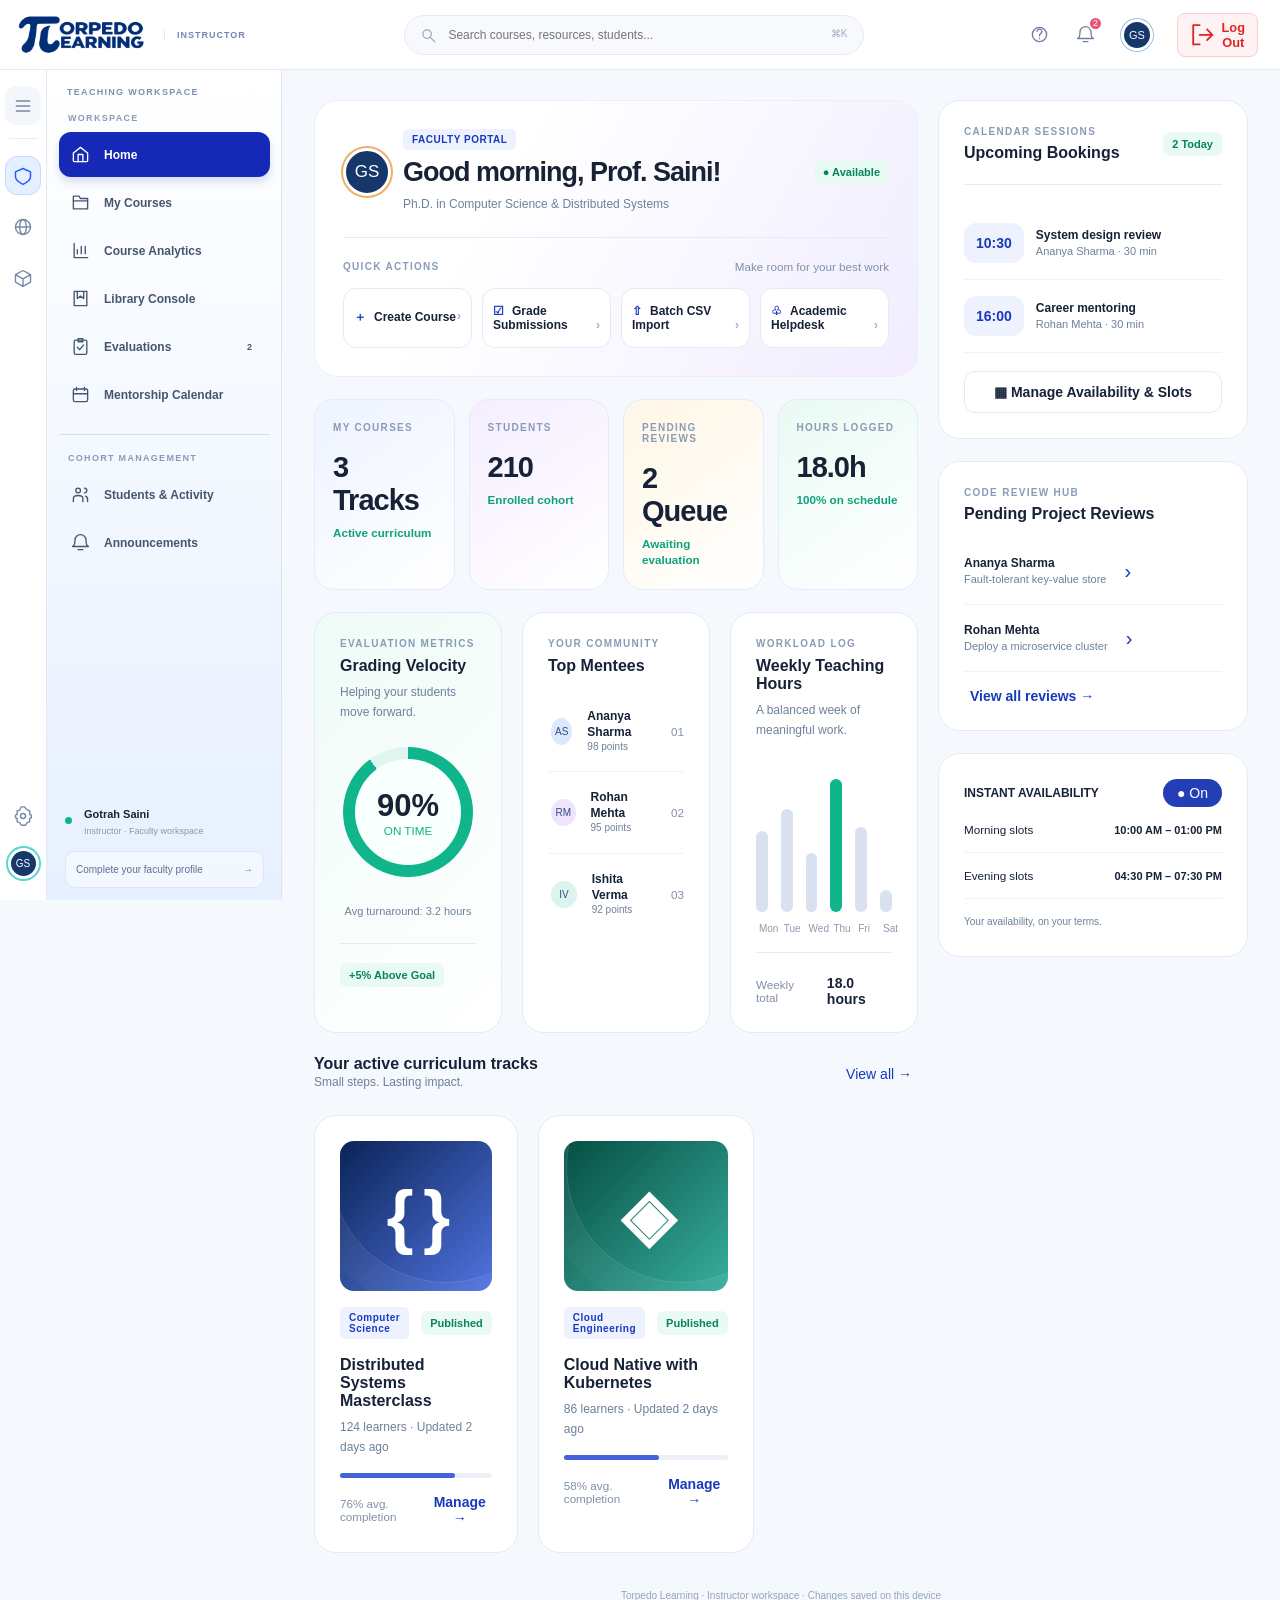
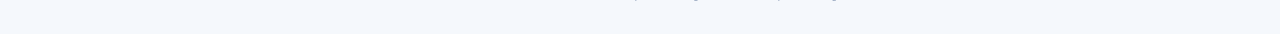
<file: faculty.html>
<!doctype html><html lang="en"><head><meta charset="utf-8"><meta name="viewport" content="width=device-width,initial-scale=1"><title>Torpedo • Faculty workspace</title><link rel="icon" type="image/png" href="assets/LOGO.png"><style>
:root{--blue:#1839bd;--navy:#142e5a;--ink:#172237;--muted:#8190a7;--line:#e5ebf4;--bg:#f5f8fc;--green:#10b58b}*{box-sizing:border-box}body{margin:0;background:var(--bg);color:var(--ink);font:14px Inter,Arial,sans-serif}button,input,select,textarea{font:inherit}button,a{cursor:pointer}button{border:0;background:none;color:inherit}button:hover{filter:brightness(.96);transform:translateY(-1px)}button{transition:.2s}input,select,textarea{width:100%;border:1px solid var(--line);border-radius:11px;padding:13px;background:#fff;color:var(--ink);outline:none}input:focus,textarea:focus,select:focus{border-color:#4b63db;box-shadow:0 0 0 3px #4264df12}textarea{min-height:95px;resize:vertical}h1,h2,h3,p{margin:0}h1{font-size:29px;letter-spacing:-1px}h2{font-size:22px;letter-spacing:-.6px}h3{font-size:16px}p{color:#6e809b;line-height:1.65}.muted{color:var(--muted)}.eyebrow{font-size:10px;letter-spacing:1.3px;font-weight:800;color:#899bb7;text-transform:uppercase}.badge{display:inline-flex;padding:5px 9px;background:#eef2ff;color:var(--blue);font-size:10px;font-weight:800;border-radius:5px;letter-spacing:.5px}.primary{background:var(--navy);color:white;padding:13px 22px;border-radius:11px;font-weight:700;box-shadow:0 4px 8px #142e5a16}.secondary{background:white;border:1px solid var(--line);padding:12px 17px;border-radius:11px;font-weight:600}.orange{background:#ff713d}.row{display:flex;align-items:center;gap:12px}.between{justify-content:space-between}.stack{display:grid;gap:22px}.grid{display:grid;gap:20px}.two{grid-template-columns:1fr 1fr}.three{grid-template-columns:repeat(3,1fr)}.card{background:white;border:1px solid var(--line);border-radius:22px;padding:25px}.divider{border-top:1px solid var(--line);margin:22px 0}.brand{font-weight:900;font-size:23px;letter-spacing:-1px;color:#182d9f}.brand b{display:inline-grid;place-items:center;background:linear-gradient(145deg,#315bdf,#122954);color:white;width:35px;height:35px;border-radius:12px;margin-right:9px}.avatar{background:#163769;color:white;width:48px;height:48px;border-radius:50%;display:grid;place-items:center;border:3px solid white;box-shadow:0 0 0 2px #f0ae66;font-size:17px}.top{height:76px;background:#fff;border-bottom:1px solid var(--line);display:flex;align-items:center;justify-content:space-between;padding:0 30px;position:sticky;top:0;z-index:10}.top input{background:#f7f9fc;width:440px;border-radius:30px}.shell{display:grid;grid-template-columns:240px 1fr}.sidebar{background:linear-gradient(180deg,#fff,#eaf2ff);border-right:1px solid #dae3f1;padding:25px 17px;height:calc(100vh - 76px);position:sticky;top:76px;display:flex;flex-direction:column}.nav{display:flex;align-items:center;gap:13px;padding:14px 15px;text-align:left;border-radius:12px;font-weight:600;font-size:13px;margin:3px 0}.nav.active{background:#162db5;color:white;box-shadow:0 5px 10px #142e5a22}.nav span{font-size:20px;width:22px}.sidebar .eyebrow{padding:8px 14px}.sidebottom{margin-top:auto;border-top:1px solid var(--line);padding-top:17px}.main{padding:30px 32px;max-width:1700px;width:100%;margin:auto;animation:enter .35s ease}.pagehead{display:flex;align-items:center;justify-content:space-between;margin-bottom:26px}.pagehead p{margin-top:7px}.dashboard>aside{align-content:start}.dashboard{grid-template-columns:minmax(0,1fr) 310px}.hero{background:linear-gradient(120deg,#fff 30%,#f1edff);padding:28px;border-radius:24px;border:1px solid #eeedff}.hero h1{font-size:27px;margin:7px 0}.quick{display:grid;grid-template-columns:repeat(4,1fr);gap:10px;margin-top:15px}.quick button{background:white;border:1px solid var(--line);border-radius:13px;padding:15px 10px;text-align:left;font-size:12px;font-weight:700}.stats{grid-template-columns:repeat(4,1fr);gap:14px}.stat{padding:22px 18px;background:linear-gradient(145deg,#eef3ff,#fff);border:1px solid #e3ebff;border-radius:20px}.stat:nth-child(2){background:linear-gradient(145deg,#f5eeff,#fff)}.stat:nth-child(3){background:linear-gradient(145deg,#fff7e6,#fff)}.stat:nth-child(4){background:linear-gradient(145deg,#e9faf3,#fff)}.stat strong{font-size:29px;display:block;margin:18px 0 7px;letter-spacing:-1px}.stat small{color:#0da27b;font-weight:600}.chart{display:flex;align-items:flex-end;height:148px;gap:13px;margin:24px 0}.bar{flex:1;border-radius:7px;background:#d8e1ed;min-height:10px;animation:grow .8s ease;transform-origin:bottom;position:relative}.bar:nth-child(4){background:var(--green)}.bar small{position:absolute;bottom:-22px;left:25%;color:#8a9bb2;font-size:10px}.ring{width:130px;height:130px;margin:25px auto;border-radius:50%;background:conic-gradient(var(--green) 0 90%,#dff5ee 90%);display:grid;place-items:center}.ring>div{background:#f8fffc;border-radius:50%;width:106px;height:106px;display:grid;place-content:center;text-align:center}.ring strong{font-size:31px}.activity{padding:16px 0;border-bottom:1px solid #eff2f7;display:flex;gap:12px;align-items:center}.activity:last-child{border:0}.dot{width:9px;height:9px;border-radius:50%;background:var(--green);display:inline-block}.pill{padding:6px 9px;border-radius:7px;background:#e9faf3;color:#07835e;font-size:11px;font-weight:700}.course-art{height:150px;border-radius:14px;overflow:hidden;position:relative;display:flex;align-items:center;justify-content:center;background:linear-gradient(135deg,#0a2457,#5173e0);color:#fff;font-size:70px;font-weight:900;letter-spacing:-5px}.course-art:before{content:'';position:absolute;width:230px;height:230px;border:1px solid #ffffff25;border-radius:50%;box-shadow:0 0 0 30px #ffffff07,0 0 0 60px #ffffff07;right:-70px;top:-90px}.course-art.green{background:linear-gradient(135deg,#064e43,#37ae9d)}.course-art.purple{background:linear-gradient(135deg,#342674,#a496dc)}.course h3{margin:17px 0 8px}.progress{height:5px;background:#edf1f7;border-radius:8px;margin:15px 0}.progress i{display:block;background:#4562dc;height:100%;border-radius:8px}.filter{margin-bottom:22px;display:flex;gap:12px}.filter input{flex:1;background:#f8fafc}.filter select{width:180px}table{border-collapse:collapse;width:100%;text-align:left}th{color:#8493aa;font-size:10px;letter-spacing:1px;padding:14px 10px;border-bottom:1px solid var(--line)}td{padding:18px 10px;border-bottom:1px solid #eff2f7;font-size:13px}.tabs{display:flex;gap:8px;margin-bottom:20px}.tabs button{padding:10px 16px;border-radius:9px;color:#71819b}.tabs .selected{color:var(--blue);background:#eef2ff;font-weight:700}.calendar{display:grid;grid-template-columns:repeat(7,1fr);gap:8px}.day{border:1px solid var(--line);border-radius:10px;min-height:85px;padding:10px;background:white}.day.today{background:#eef2ff;border-color:#7388df}.day small{display:block;background:#ddf5ec;color:#078564;padding:5px;border-radius:5px;margin-top:10px;font-size:9px}label{display:block;font-size:12px;font-weight:700;margin-bottom:8px}label input,label select,label textarea{display:block;margin-top:9px;font-weight:400}.formgrid{display:grid;grid-template-columns:1fr 1fr;gap:17px}.wide{grid-column:1/-1}.steps{display:grid;grid-template-columns:repeat(4,1fr);gap:12px;margin-bottom:28px}.step{border:1px solid var(--line);background:#fafbfd;border-radius:16px;padding:16px;text-align:left;font-size:12px;font-weight:700;display:flex;align-items:center;gap:12px}.step small{display:block;font-size:9px;color:#90a1ba;margin-bottom:5px}.step.active{border-color:#4e65db;background:#fff;box-shadow:0 2px 5px #22396322;color:#1937b9}.step.done{background:#edfaf5;border-color:#b7edda;color:#09845e}.step i{font-style:normal;background:#edf1f7;border-radius:50%;padding:9px}.step.active i{background:#2847c6;color:white}.onboard{max-width:900px;margin:45px auto;padding:0 20px}.onboard .card{padding:36px}.onboard h1{font-size:26px;margin:14px 0 8px}.onboardfoot{display:flex;justify-content:space-between;margin-top:26px;border-top:1px solid var(--line);padding-top:25px}.avatars{display:flex;gap:10px;margin:14px 0 25px;flex-wrap:wrap}.avatars button{background:#e3effb;border:2px solid transparent;border-radius:17px;width:59px;height:59px;font-size:30px}.avatars button.selected{border-color:var(--blue);box-shadow:0 0 0 3px #e3e9ff}.tags{display:flex;gap:8px;flex-wrap:wrap;margin:15px 0 20px}.tags button{padding:9px 13px;border:1px solid var(--line);border-radius:10px;background:#f3f6fa;font-size:12px}.tags button.selected{background:#eaf0ff;border-color:#bdcafa;color:#2043c5}.upload{padding:24px;border:1px dashed #cbd6ea;border-radius:14px;background:#f9fbfe;display:block;margin-top:14px;cursor:pointer}.upload input{padding:10px;font-size:12px}.login{min-height:100vh;display:grid;grid-template-columns:1fr 1fr;background:white}.loginart{background:#132f76;color:white;padding:65px;display:flex;flex-direction:column;justify-content:space-between;position:relative;overflow:hidden}.loginart:before{content:'';position:absolute;width:650px;height:650px;border:1px solid #ffffff15;border-radius:50%;left:-260px;top:130px;box-shadow:0 0 0 70px #ffffff04,0 0 0 140px #ffffff04}.loginart h1{font-size:51px;line-height:1.15;max-width:460px;margin:25px 0;position:relative}.loginart p{color:#b8c9ed;font-size:16px;max-width:390px}.loginbox{width:410px;max-width:90%;margin:auto;padding:40px 0}.loginbox h1{margin:16px 0 10px;font-size:32px}.loginbox form{margin-top:30px}.loginbox label{margin-bottom:20px}.loginbox .primary{width:100%;margin:12px 0 20px;background:linear-gradient(100deg,#16356a,#315add)}.miniwindow{background:#ffffff0d;border:1px solid #ffffff20;border-radius:20px;padding:25px;margin-top:40px;max-width:400px;transform:rotate(-3deg);box-shadow:0 30px 50px #07163833}.miniwindow .bar{background:#91afff}.toast{position:fixed;bottom:25px;left:50%;transform:translateX(-50%);background:#142e5a;color:#fff;padding:15px 24px;border-radius:12px;z-index:100;box-shadow:0 8px 30px #12224c33;animation:enter .2s}.modalbg{position:fixed;inset:0;background:#11254466;backdrop-filter:blur(4px);z-index:30;display:grid;place-items:center;padding:20px}.modal{background:#fff;border-radius:22px;padding:30px;max-width:560px;width:100%;max-height:90vh;overflow:auto;animation:enter .2s}.empty{text-align:center;padding:55px;color:#8a9bb4}.switch{background:#243fb6;color:white;border-radius:20px;padding:6px 14px}.mobilemenu{display:none}.book{height:175px;border-radius:13px;background:linear-gradient(125deg,#d4cbb4,#635a42);color:#fff;padding:25px;font-family:Georgia,serif;font-size:27px;display:flex;flex-direction:column;justify-content:center}.book small{font:10px Arial;letter-spacing:2px;margin-bottom:15px}.book.blue{background:linear-gradient(125deg,#95a6bd,#263b58)}@keyframes enter{from{opacity:0;transform:translateY(8px)}to{opacity:1;transform:translateY(0)}}@keyframes grow{from{transform:scaleY(.1)}to{transform:scaleY(1)}}@media(prefers-reduced-motion:reduce){*{animation:none!important;transition:none!important}}@media(min-width:1500px){.main{padding:35px 40px}.dashboard{grid-template-columns:minmax(0,1fr) 360px}}@media(max-width:1150px){.dashboard{grid-template-columns:1fr}.dashboard>aside{display:grid;grid-template-columns:1fr 1fr;gap:20px}.three{grid-template-columns:1fr 1fr}.quick{grid-template-columns:1fr 1fr}.shell{grid-template-columns:210px 1fr}.main{padding:25px 20px}.top input{width:330px}}@media(max-width:760px){.shell{display:block}.sidebar{display:none;position:fixed;z-index:20;width:240px;box-shadow:10px 0 40px #132d5a22}.sidebar.open{display:flex}.mobilemenu{display:inline-block}.top{padding:0 16px;height:65px}.top input{display:none}.main{padding:24px 15px}.stats{grid-template-columns:1fr 1fr}.three,.two,.dashboard>aside,.formgrid{grid-template-columns:1fr}.wide{grid-column:auto}.pagehead{align-items:flex-start;gap:12px;flex-direction:column}h1{font-size:25px}.steps{gap:6px}.step{font-size:10px;padding:10px;display:block}.step i{display:none}.onboard{margin:25px auto}.onboard .card{padding:23px}.login{grid-template-columns:1fr}.loginart{display:none}.filter{flex-wrap:wrap}.filter select{width:46%}.calendar{gap:3px}.day{padding:7px;min-height:70px}.day small{font-size:8px;padding:2px}.card{padding:20px}table{min-width:580px}.tablewrap{overflow:auto}.onboardfoot{gap:10px}.brand{font-size:20px}}

/* Shared Torpedo architecture: global header, three-context icon rail, grouped panel. */
.faculty-top{height:70px;padding:0 22px 0 12px}.faculty-brand{display:flex;align-items:center;gap:12px;text-decoration:none}.faculty-brand img{width:140px;height:47px;object-fit:contain}.faculty-brand span{font-size:9px;letter-spacing:1px;color:#7388b0;border-left:1px solid #e2e9f4;padding-left:12px;font-weight:800}.faculty-search{position:relative;width:460px}.faculty-search input{width:100%;padding:12px 50px 12px 43px;font-size:12px}.faculty-search>span{position:absolute;left:16px;top:12px;color:#96a7c0}.faculty-search svg{width:17px;height:17px}.faculty-search small{position:absolute;right:17px;top:13px;color:#a0adc0;font-size:10px}.header-icon{position:relative;width:34px;height:34px;display:grid;place-items:center;color:#71819c}.header-icon svg{width:19px;height:19px}.header-icon em{position:absolute;right:0;top:-2px;border-radius:50%;background:#ed5075;color:white;font-size:9px;width:15px;height:15px;display:grid;place-items:center;font-style:normal;border:2px solid #fff}.faculty-top .avatar{width:32px;height:32px;font-size:11px;box-shadow:0 0 0 1px #9ac4e1}.faculty-shell{display:grid;grid-template-columns:282px minmax(0,1fr);min-height:calc(100vh - 70px);transition:grid-template-columns .25s}.faculty-sidebar{height:calc(100vh - 70px);position:sticky;top:70px;display:flex;border-right:1px solid #dce5f3;background:linear-gradient(180deg,#fff,#e7f0ff);overflow:hidden}.faculty-rail{width:47px;min-width:47px;background:#fff;border-right:1px solid #e1e9f5;display:flex;flex-direction:column;align-items:center;gap:12px;padding:16px 3px 20px}.rail-control{width:36px;height:39px;border-radius:12px;display:grid;place-items:center;color:#7789a6}.rail-control svg{width:20px;height:20px}.rail-control.active{color:#2057ff;background:#e4efff;border:1px solid #c6dcff}.rail-control:first-child{background:#f3f6fa}.rail-rule{width:29px;border-top:1px solid #e6edf6;margin:1px 0 5px}.faculty-rail .avatar{width:31px;height:31px;font-size:10px;box-shadow:0 0 0 2px #56d6cf}.faculty-panel{width:235px;min-width:235px;display:flex;flex-direction:column;padding:17px 12px 12px;overflow-y:auto}.workspace-label{font-size:9px;color:#7e90ac;letter-spacing:1.3px;font-weight:800;padding:0 8px 16px}.menu-section+.menu-section{border-top:1px solid #d3e0f4;margin-top:17px;padding-top:18px}.menu-section>.eyebrow{font-size:9px;padding:0 9px;margin-bottom:9px}.faculty-nav{display:flex;align-items:center;gap:14px;width:100%;text-align:left;padding:13px 12px;border-radius:12px;font-size:12px;font-weight:650;color:#46566e;margin:3px 0;min-height:44px}.faculty-nav svg{width:19px;height:19px;flex-shrink:0}.faculty-nav.active{background:#1529b6;color:#fff;box-shadow:0 5px 9px #1b38a929}.faculty-nav:hover:not(.active){background:#e6edf7}.faculty-nav small{margin-left:auto;background:#ffffff24;border-radius:6px;padding:2px 6px;font-size:9px}.faculty-panel-bottom{margin-top:auto;padding:30px 6px 0}.faculty-panel-bottom b{font-size:11px}.faculty-panel-bottom small{display:block;font-size:9px;color:#8797b2;margin-top:5px}.faculty-panel-bottom>button{display:block;text-align:left;width:100%;background:#ffffff80;border:1px solid #dbe6f7;border-radius:10px;padding:12px 10px;font-size:10px;color:#597192;margin-top:15px}.faculty-panel-bottom>button span{float:right}.faculty-status{width:7px;height:7px;background:#0cb887;border-radius:50%}.faculty-shell.collapsed{grid-template-columns:47px minmax(0,1fr)}.faculty-shell.collapsed .faculty-panel{display:none}.workspace-footer{text-align:center;font-size:10px;color:#94a4bc;margin-top:35px}.top .faculty-brand{flex-shrink:0}.card:has(.tablewrap){overflow:hidden}.calendar+.card{height:max-content}.faculty-rail button:focus-visible,.faculty-nav:focus-visible{outline:3px solid #48a3f0;outline-offset:2px}@media(max-width:1100px){.faculty-search{width:330px}.faculty-brand span{display:none}.faculty-shell{grid-template-columns:260px minmax(0,1fr)}.faculty-panel{width:213px;min-width:213px}}@media(max-width:760px){.faculty-top{height:65px;padding:0 12px}.faculty-brand img{width:107px;height:37px}.faculty-search{display:none}.faculty-shell{display:block}.faculty-sidebar{position:fixed;left:0;top:65px;height:calc(100dvh - 65px);width:282px;z-index:25;transform:translateX(-100%);transition:transform .25s;box-shadow:15px 0 40px #163a6b20}.mobile-nav-open .faculty-sidebar{transform:translateX(0)}.faculty-shell.collapsed .faculty-panel{display:flex}.faculty-panel{width:235px;min-width:235px}.faculty-top .signout{display:none}.main>.grid:not(.stats):not(.three):not(.two):not(.dashboard){grid-template-columns:1fr!important}.hero>.row{flex-wrap:wrap}.top .row{gap:8px}.onboard .top{position:static}.faculty-top .mobilemenu svg{width:20px;height:20px}}</style><script src="js/platform-bridge.js"></script></head><body><div id="app"></div><div id="overlay"></div><script src="js/api-client.js"></script><script>
const $=s=>document.querySelector(s);const esc=s=>String(s??'').replace(/[&<>"']/g,c=>({'&':'&amp;','<':'&lt;','>':'&gt;','"':'&quot;',"'":'&#39;'}[c]));const account=JSON.parse(localStorage.getItem('torpedo_user')||'{}');const saved=JSON.parse(localStorage.getItem('torpedoFaculty')||'{}');let profile={first:'Gـotraـh'.replaceAll('ـ',''),last:'Saini',title:'Prof.',credential:'Ph.D. in Computer Science & Distributed Systems',experience:'12',phone:'',email:'faculty@torpedo.edu',city:'Bangalore',state:'Karnataka',bio:'Professor & researcher in cloud-native distributed systems. Passionate about helping the next generation build meaningful technology.',specialization:'Distributed Systems & Microservices Architecture',github:'',linkedin:'',website:'',avatar:'🤖',...(account.name?{first:account.firstName||account.name.split(' ')[0],last:account.lastName||account.name.split(' ').slice(1).join(' '),email:account.email||''}:{}),...saved};let page='Home',mode=new URLSearchParams(location.search).get('setup')==='1'?'onboard':'app',step=0,courseStep=0,query='',tab='All submissions';let courses=JSON.parse(localStorage.getItem('torpedoCourses')||'null')||[{title:'Distributed Systems Masterclass',category:'Computer Science',students:124,progress:76,art:'{ }',color:'',status:'Published'},{title:'Cloud Native with Kubernetes',category:'Cloud Engineering',students:86,progress:58,art:'◈',color:'green',status:'Published'},{title:'Practical System Design',category:'Architecture',students:0,progress:20,art:'SYS',color:'purple',status:'Draft'}];let draft={title:'',category:'Web Development',difficulty:'Beginner',price:'999',modules:[]};let jobs=JSON.parse(localStorage.getItem('torpedoJobs')||'[]');let tags=['Kubernetes','Docker','Go','React','Node.js','Next.js','TypeScript','PyTorch','PostgreSQL','Redis','Kafka','AWS EKS','System Design'];let selectedTags=new Set(saved.tags||['Kubernetes','Docker','System Design']);let bookmarks=new Set(JSON.parse(localStorage.getItem('torpedoBooks')||'[]'));let availability=true;let reviews=JSON.parse(localStorage.getItem('torpedoReviews')||'null')||[{name:'Ananya Sharma',course:'Distributed Systems Masterclass',task:'Fault-tolerant key-value store',date:'Today, 10:42 AM',status:'Pending',score:'—'},{name:'Rohan Mehta',course:'Cloud Native with Kubernetes',task:'Deploy a microservice cluster',date:'Today, 9:15 AM',status:'Pending',score:'—'},{name:'Ishita Verma',course:'Distributed Systems Masterclass',task:'Consensus protocol implementation',date:'Yesterday',status:'Reviewed',score:'92 / 100'}];const nav=[['⌂','Home'],['▱','My Courses'],['◉','Course Analytics'],['▧','Library Console'],['☑','Evaluations'],['▦','Mentorship Calendar'],['▣','Manage Jobs'],['＋','Post a Job'],['♧','Bulk Onboarding'],['⌕','Talent Sourcing']];
function save(){localStorage.setItem('torpedo_faculty_draft',JSON.stringify({...profile,name:profile.first+' '+profile.last}));profile.tags=[...selectedTags];localStorage.setItem('torpedoFaculty',JSON.stringify(profile));window.TorpedoPlatform?.recordProfile({...profile,name:[profile.title,profile.first,profile.last].filter(Boolean).join(' '),role:'Faculty'})}function persist(){localStorage.setItem('torpedoCourses',JSON.stringify(courses))}function toast(t){$('.toast')?.remove();let el=document.createElement('div');el.className='toast';el.textContent=t;document.body.append(el);setTimeout(()=>el.remove(),3200)}function go(p){document.body.classList.remove('mobile-nav-open');page=p;query='';render();window.scrollTo(0,0)}function field(label,key,value,type='text'){return `<label>${label}<input type="${type}" value="${esc(value??profile[key])}" oninput="profile['${key}']=this.value;save()"></label>`}function head(title,sub,actions=''){return `<div class="pagehead"><div><div class="eyebrow" style="margin-bottom:9px">FACULTY WORKSPACE</div><h1>${title}</h1><p>${sub}</p></div><div class="row">${actions}</div></div>`}function button(t,action,cls='primary'){return `<button class="${cls}" onclick="${action}">${t}</button>`}function modal(title,content){$('#overlay').innerHTML=`<div class="modalbg" onclick="if(event.target===this)closeModal()"><section class="modal"><div class="row between"><h2>${title}</h2><button aria-label="Close dialog" onclick="closeModal()">✕</button></div><div class="divider"></div>${content}</section></div>`}function closeModal(){$('#overlay').innerHTML=''}
function onboarding(){let steps=['Personal Info','Teaching Focus','Portfolio Links','Identity & CV'];return `<header class="top"><div class="row"><a class="faculty-brand" href="faculty.html"><img src="assets/LOGO.png" alt="Torpedo Learning"></a><span class="badge">FACULTY ONBOARDING</span></div><b class="muted">Step ${step+1} of 4</b>${button('Go to Dashboard →',"mode='app';localStorage.setItem('torpedoSession','1');render()")}</header><div style="height:4px;background:#eaf0f9"><div style="height:4px;width:${(step+1)*25}%;background:linear-gradient(90deg,#163c88,#9855f9);transition:.5s"></div></div><main class="onboard"><div class="steps">${steps.map((s,i)=>`<button class="step ${i===step?'active':i<step?'done':''}" onclick="step=${i};render()"><i>${['♙','▣','◎','◈'][i]}</i><div><small>STEP 0${i+1}</small>${s}</div></button>`).join('')}</div><section class="card"><span class="badge">FACULTY STEP ${step+1}: ${['PERSONAL INFO & CREDENTIALS','TEACHING FOCUS & SPECIALIZATIONS','PORTFOLIO & PUBLICATIONS','VERIFICATION DOCUMENTS'][step]}</span><h1>${['Instructor Credentials & Experience','Curriculum Subjects & Domain Focus','GitHub, LinkedIn & Academic Lab Profiles','Degree Certificate & Faculty ID Verification'][step]}</h1>${step===0?'<p>Establish your academic authority and research background.</p>':''}<div class="divider"></div>${step===0?`<label>FACULTY PHOTO / AVATAR</label><div class="avatars">${['🤖','👨🏻‍🏫','👩🏻‍🏫','🧑🏽‍💻','👩🏼‍🔬','🧑🏻‍🚀'].map(a=>`<button class="${profile.avatar===a?'selected':''}" onclick="profile.avatar='${a}';save();render()">${a}</button>`).join('')}<label class="upload" style="margin:0;padding:10px;font-size:10px">Upload<input type="file" accept="image/*" style="width:80px" onchange="uploadAvatar(this)"></label></div><div class="formgrid">${field('First name *','first')}${field('Last name *','last')}${field('Highest academic credential *','credential')}${field('Years of experience','experience',undefined,'number')}${field('Phone number','phone',undefined,'tel')}${field('Institutional email address','email',undefined,'email')}${field('City','city')}${field('State / Province','state')}<label class="wide">Professional biography<textarea oninput="profile.bio=this.value;save()">${esc(profile.bio)}</textarea></label></div>`:step===1?`<label>Primary specialization *<select onchange="profile.specialization=this.value;save()">${[profile.specialization,'Artificial Intelligence & Machine Learning','Web Development','Data Science & Analytics','Cybersecurity'].map(t=>`<option>${esc(t)}</option>`).join('')}</select></label><label style="margin-top:25px">CORE TEACHING TAGS</label><div class="tags">${tags.map(t=>`<button class="${selectedTags.has(t)?'selected':''}" onclick="selectedTags.has('${t}')?selectedTags.delete('${t}'):selectedTags.add('${t}');save();render()">${t} ${selectedTags.has(t)?'✓':'＋'}</button>`).join('')}</div><div class="row"><input id="customtag" placeholder="Add custom teaching tag…">${button('Add Tag',"let t=$('#customtag').value.trim();if(t&&!tags.includes(t)){tags.push(t);selectedTags.add(t);save();render()}")}</div>`:step===2?`<div class="stack">${field('GitHub profile URL','github',undefined,'url')}${field('LinkedIn profile URL','linkedin',undefined,'url')}${field('Personal website / ResearchGate / Google Scholar URL','website',undefined,'url')}</div>`:`<p>Upload your documents for institutional review. Files selected here stay on this device; verification requires your institution’s approval.</p>${['Highest Academic Degree Certificate (PDF)','Institutional Faculty ID','Academic CV (optional PDF)'].map((t,i)=>`<label class="upload">${t}<input type="file" accept="${i===1?'.pdf,image/*':'.pdf'}" onchange="profile.doc${i}=this.files[0]?.name;save();toast('Document selected for review')">${profile['doc'+i]?`<span class="pill">Selected: ${esc(profile['doc'+i])}</span>`:''}</label>`).join('')}`}</section><div class="onboardfoot">${button('← Previous Step',"if(step>0){step--;render()}else{location.href='index.html'}",'secondary')}<div class="row"><button class="muted" onclick="mode='app';localStorage.setItem('torpedoSession','1');render()">Skip setup</button>${button(step===3?'Complete Profile →':'Save & Continue →',"save();if(step<3){step++;render()}else{mode='app';localStorage.setItem('torpedoSession','1');render();toast('Your faculty profile is ready. Documents await institutional review.')}")}</div></div><p style="text-align:center;font-size:11px;margin:35px 0">Torpedo LMS · Update your details anytime in Settings → Faculty Profile.</p></main>`}
function uploadAvatar(input){if(input.files[0]){if(input.files[0].size>2000000)return toast('Choose an image under 2 MB');let reader=new FileReader();reader.onload=()=>{profile.photo=reader.result;save();toast('Profile photo updated')};reader.readAsDataURL(input.files[0])}}function av(){return profile.photo?`<img class="avatar" src="${profile.photo}" style="object-fit:cover">`:`<div class="avatar">${esc(profile.first[0]+profile.last[0])}</div>`}
function courseCards(list=courses){return list.length?`<div class="grid three">${list.map((c,i)=>`<article class="card course"><div class="course-art ${c.color}">${c.art}</div><div class="row between" style="margin-top:16px"><span class="badge">${esc(c.category)}</span><span class="pill" style="${c.status==='Draft'?'background:#fff5df;color:#a97512':''}">${c.status}</span></div><h3>${esc(c.title)}</h3>${c.reviewNote?`<p style="background:#f5f7ff;padding:10px;border-radius:7px;font-size:11px"><b>Super Admin feedback:</b> ${esc(c.reviewNote)}</p>`:''}<p style="font-size:12px">${c.students} learners · ${c.status==='Draft'?'Build something great':'Updated 2 days ago'}</p><div class="progress"><i style="width:${c.progress}%"></i></div><div class="row between"><small class="muted">${c.progress}% ${c.status==='Draft'?'setup complete':'avg. completion'}</small><button style="color:var(--blue);font-weight:700" onclick="editCourse(${courses.indexOf(c)})">Manage →</button></div></article>`).join('')}</div>`:'<div class="card empty">No courses match your search.</div>'}
function dashboard(){return `<div class="grid dashboard"><div class="stack"><section class="hero"><div class="row between"><div class="row">${av()}<div><span class="badge">FACULTY PORTAL</span><h1>Good morning, ${esc(profile.title)} ${esc(profile.last)}!</h1><p style="font-size:12px">${esc(profile.credential)}</p></div></div><span class="pill">● Available</span></div><div class="divider"></div><div class="row between"><span class="eyebrow">QUICK ACTIONS</span><small class="muted">Make room for your best work</small></div><div class="quick">${[['＋','Create Course',"go('Course Studio')"],['☑','Grade Submissions',"go('Evaluations')"],['⇧','Batch CSV Import',"go('Bulk Onboarding')"],['♧','Academic Helpdesk',"help()"]].map(a=>`<button onclick="${a[2]}"><span style="color:var(--blue);margin-right:8px">${a[0]}</span>${a[1]} <span style="float:right;color:#a4b1c8">›</span></button>`).join('')}</div></section><div class="grid stats">${[['MY COURSES',courses.length+' Tracks','Active curriculum'],['STUDENTS','210','Enrolled cohort'],['PENDING REVIEWS',reviews.filter(r=>r.status==='Pending').length+' Queue','Awaiting evaluation'],['HOURS LOGGED','18.0h','100% on schedule']].map(s=>`<div class="stat"><div class="eyebrow">${s[0]}</div><strong>${s[1]}</strong><small>${s[2]}</small></div>`).join('')}</div><div class="grid three"><section class="card" style="background:linear-gradient(135deg,#effbf7,#fff)"><div class="eyebrow">EVALUATION METRICS</div><h3 style="margin:8px 0">Grading Velocity</h3><p style="font-size:12px">Helping your students move forward.</p><div class="ring"><div><strong>90%</strong><small style="color:var(--green)">ON TIME</small></div></div><p style="text-align:center;font-size:11px">Avg turnaround: 3.2 hours</p><div class="divider"></div><span class="pill">+5% Above Goal</span></section><section class="card"><div class="eyebrow">YOUR COMMUNITY</div><h3 style="margin:8px 0 16px">Top Mentees</h3>${[['AS','Ananya Sharma','98 points'],['RM','Rohan Mehta','95 points'],['IV','Ishita Verma','92 points']].map((s,i)=>`<div class="activity"><span class="avatar" style="width:33px;height:33px;font-size:10px;box-shadow:none;background:${['#dce8ff','#efe4ff','#dcf4ee'][i]};color:#344d7f">${s[0]}</span><div><b style="font-size:12px">${s[1]}</b><p style="font-size:10px">${s[2]}</p></div><small class="muted" style="margin-left:auto">0${i+1}</small></div>`).join('')}</section><section class="card"><div class="eyebrow">WORKLOAD LOG</div><h3 style="margin:8px 0">Weekly Teaching Hours</h3><p style="font-size:12px">A balanced week of meaningful work.</p><div class="chart">${[55,70,40,90,58,15].map((h,i)=>`<div class="bar" style="height:${h}%"><small>${['Mon','Tue','Wed','Thu','Fri','Sat'][i]}</small></div>`).join('')}</div><div class="divider" style="margin-top:40px"></div><div class="row between"><small class="muted">Weekly total</small><b>18.0 hours</b></div></section></div><div class="row between"><div><h3>Your active curriculum tracks</h3><p style="font-size:12px">Small steps. Lasting impact.</p></div><button style="color:var(--blue)" onclick="go('My Courses')">View all →</button></div>${courseCards(courses.slice(0,2))}</div><aside class="stack"><section class="card"><div class="row between"><div><div class="eyebrow">CALENDAR SESSIONS</div><h3 style="margin-top:7px">Upcoming Bookings</h3></div><span class="pill">2 Today</span></div><div class="divider"></div>${[['10:30','System design review','Ananya Sharma'],['16:00','Career mentoring','Rohan Mehta']].map(s=>`<div class="activity"><div style="padding:12px;background:#eef2ff;border-radius:12px;color:var(--blue);font-weight:800">${s[0]}</div><div><b style="font-size:12px">${s[1]}</b><p style="font-size:11px">${s[2]} · 30 min</p></div></div>`).join('')}<button class="secondary" style="width:100%;margin-top:18px" onclick="go('Mentorship Calendar')">▦ Manage Availability & Slots</button></section><section class="card"><div class="eyebrow">CODE REVIEW HUB</div><h3 style="margin:7px 0 15px">Pending Project Reviews</h3>${reviews.filter(r=>r.status==='Pending').map((r,i)=>`<div class="activity"><div><b style="font-size:12px">${r.name}</b><p style="font-size:11px">${r.task}</p></div><button style="color:var(--blue);font-size:20px" onclick="review(${i})">›</button></div>`).join('')}<button style="color:var(--blue);font-weight:700;margin-top:15px" onclick="go('Evaluations')">View all reviews →</button></section><section class="card"><div class="row between"><b style="font-size:12px">INSTANT AVAILABILITY</b><button class="switch" onclick="availability=!availability;render()">${availability?'● On':'○ Off'}</button></div><div class="activity row between"><small>Morning slots</small><b style="font-size:11px">10:00 AM – 01:00 PM</b></div><div class="activity row between"><small>Evening slots</small><b style="font-size:11px">04:30 PM – 07:30 PM</b></div><p style="font-size:10px;margin-top:15px">Your availability, on your terms.</p></section></aside></div>`}
function analytics(){return head('Course Analytics','A clearer picture of the impact you’re making.',button('↓ Export CSV',"exportCSV()",'secondary')+button('Curriculum Studio',"go('Course Studio')"))+`<div class="grid stats">${[['TOTAL ENROLLED','210','+17.2% this month'],['COMPLETION RATE','84.5%','Strong learning momentum'],['ENGAGEMENT','92%','+8% from last month'],['AVG. RATING','4.9 / 5','From 86 reviews']].map(x=>`<div class="stat"><div class="eyebrow">${x[0]}</div><strong>${x[1]}</strong><small>${x[2]}</small></div>`).join('')}</div><div class="grid two" style="margin-top:24px"><section class="card"><div class="row between"><h3>Learner activity</h3><span class="badge">THIS WEEK</span></div><div class="chart" style="height:210px">${[43,64,57,91,77,60,50].map((v,i)=>`<div class="bar" style="height:${v}%"><small>${['Mon','Tue','Wed','Thu','Fri','Sat','Sun'][i]}</small></div>`).join('')}</div></section><section class="card"><h3>Completion by course</h3>${courses.map(c=>`<div style="margin-top:28px"><div class="row between"><b style="font-size:12px">${esc(c.title)}</b><b style="color:var(--blue)">${c.progress}%</b></div><div class="progress"><i style="width:${c.progress}%"></i></div></div>`).join('')}</section></div><div class="card" style="margin-top:24px"><h3>Course performance</h3><div class="tablewrap"><table><tr><th>COURSE</th><th>LEARNERS</th><th>COMPLETION</th><th>STATUS</th></tr>${courses.map(c=>`<tr><td><b>${esc(c.title)}</b></td><td>${c.students}</td><td>${c.progress}%</td><td><span class="pill">${c.status}</span></td></tr>`).join('')}</table></div></div>`}
function library(){let books=[['The Art of Systems Thinking','Joseph O’Connor','Computer Science','1997',''],['Designing Data-Intensive Applications','Martin Kleppmann','Systems & Architecture','2017','blue'],['A Mind for Numbers','Barbara Oakley','Learning & Research','2014','blue']];return head('Torpedo Library','A little curiosity can take you a long way.',button('＋ Add Resource',"addResource()"))+`<section class="hero" style="background:linear-gradient(110deg,#142d70,#3f6bd7);color:white;margin-bottom:24px"><span class="badge" style="background:#ffffff22;color:white">THE KNOWLEDGE COMMONS</span><h1 style="margin-top:18px">Your next great idea starts here.</h1><p style="color:#c6d5f6">Explore academic resources, curate your bookshelf, and share what inspires you.</p></section><div class="row between" style="margin:20px 0"><h3>Public library catalog</h3><button class="secondary" onclick="tab=tab==='saved'?'all':'saved';render()">♧ ${tab==='saved'?'Show all resources':'My bookshelf ('+bookmarks.size+')'}</button></div><div class="filter"><input placeholder="Search title or author…" value="${esc(query)}" oninput="query=this.value;renderContent()"><select onchange="query=this.value==='All categories'?'':this.value;renderContent()"><option>All categories</option><option>Computer Science</option><option>Systems & Architecture</option><option>Learning & Research</option></select></div><div id="results">${bookCards(books)}</div>`}
function bookCards(books){return `<div class="grid three">${books.filter((b,i)=>(tab!=='saved'||bookmarks.has(i))&&b.join(' ').toLowerCase().includes(query.toLowerCase())).map(b=>{let i=books.indexOf(b);return `<article class="card"><div class="book ${b[4]}"><small>TORPEDO READING COLLECTION</small>${b[0]}</div><div class="row between" style="margin-top:18px"><span class="badge">READING RESOURCE</span><button aria-label="Bookmark" onclick="bookmarks.has(${i})?bookmarks.delete(${i}):bookmarks.add(${i});localStorage.setItem('torpedoBooks',JSON.stringify([...bookmarks]));render()">${bookmarks.has(i)?'★':'☆'}</button></div><h3 style="margin:12px 0">${b[0]}</h3><p style="font-size:12px">By ${b[1]}<br>${b[2]} · ${b[3]}</p><div class="divider"></div><button class="secondary" style="width:100%" onclick="modal('Resource details','<p>This curated reading recommendation is available from your institutional library or the publisher. Add it to your bookshelf to keep it handy.</p><br><button class=primary onclick=closeModal()>Got it</button>')">Explore resource →</button></article>`}).join('')||'<div class="card empty">No resources found. Try another search.</div>'}</div>`}
function evaluations(){let list=reviews.filter(r=>!['Pending','Reviewed'].includes(tab)||r.status===tab);return head('Evaluations','Thoughtful feedback makes all the difference.',`<span class="pill">${reviews.filter(r=>r.status==='Pending').length} awaiting review</span>`)+`<div class="tabs">${['All submissions','Pending','Reviewed'].map(t=>`<button class="${tab===t?'selected':''}" onclick="tab='${t}';render()">${t}</button>`).join('')}</div><section class="card tablewrap"><table><tr><th>STUDENT</th><th>ASSIGNMENT</th><th>SUBMITTED</th><th>STATUS</th><th>SCORE</th><th></th></tr>${list.map(r=>`<tr><td><b>${r.name}</b><p style="font-size:11px">${r.course}</p></td><td>${r.task}</td><td>${r.date}</td><td><span class="pill" style="${r.status==='Pending'?'background:#fff5df;color:#b0770a':''}">${r.status}</span></td><td>${r.score}</td><td><button style="color:var(--blue);font-weight:700" onclick="review(${reviews.indexOf(r)})">${r.status==='Reviewed'?'View':'Review'} →</button></td></tr>`).join('')}</table></section>`}
function review(i){let r=reviews[i];modal('Review submission',`<span class="badge">${r.name}</span><h3 style="margin:18px 0 8px">${r.task}</h3><p>${r.course}</p><p style="margin:16px 0">Demo submission ready for evaluation. Open the connected learning platform to inspect actual student files.</p><form onsubmit="event.preventDefault();reviews[${i}].score=this.score.value+' / 100';reviews[${i}].status='Reviewed';reviews[${i}].feedback=this.feedback.value;localStorage.setItem('torpedoReviews',JSON.stringify(reviews));closeModal();render();toast('Evaluation saved')"><label>Score / 100<input name="score" type="number" min="0" max="100" required value="${r.status==='Reviewed'?parseInt(r.score):''}"></label><label style="margin-top:17px">Constructive feedback<textarea name="feedback" required placeholder="What went well? What could improve?">${esc(r.feedback||'')}</textarea></label><button class="primary" style="margin-top:20px">Save evaluation →</button></form>`)}
function calendar(){return head('Mentorship Calendar','Make time for meaningful conversations.',button('＋ Add Availability',"slotModal()"))+`<div class="grid" style="grid-template-columns:2fr 1fr"><section class="card"><div class="row between" style="margin-bottom:25px"><h2>November 2026</h2><span class="badge">THIS MONTH</span></div><div class="calendar">${['MON','TUE','WED','THU','FRI','SAT','SUN'].map(d=>`<div class="eyebrow" style="text-align:center;padding-bottom:12px">${d}</div>`).join('')}${Array.from({length:6},()=>'<div></div>').join('')}${Array.from({length:30},(_,i)=>`<button class="day ${i===5?'today':''}" onclick="slotModal(${i+1})">${i+1}${[5,9,12,17,23].includes(i)?'<small>Mentoring · 2 slots</small>':''}</button>`).join('')}</div></section><section class="card"><h3>Your saved availability</h3>${JSON.parse(localStorage.getItem('torpedoSlots')||'[]').map(s=>`<div class="activity"><div><b>${esc(s.date)}</b><p>${esc(s.start)} – ${esc(s.end)}</p></div></div>`).join('')||'<p style="margin-top:12px;font-size:12px">Add availability to open your schedule.</p>'}<div class="divider"></div><h3>Sample sessions</h3><div class="divider"></div>${[['AS','Ananya Sharma','Today · 10:30 AM','System design review'],['RM','Rohan Mehta','Today · 04:00 PM','Career mentoring']].map(s=>`<div class="activity"><div><span class="pill">${s[2]}</span><h3 style="margin:14px 0 7px">${s[1]}</h3><p style="font-size:12px">${s[3]} · 30 minutes</p><button class="secondary" style="margin-top:15px" onclick="toast('Session link will be available when your meeting provider is connected.')">Session details ↗</button></div></div>`).join('')}<div class="divider"></div><p style="font-size:11px">Calendar is a demo schedule. Add availability to plan your day.</p></section></div>`}
function slotModal(day=6){modal('Set your availability',`<form onsubmit="event.preventDefault();if(this.end.value<=this.start.value){toast('End time must be later than start time');return}let slots=JSON.parse(localStorage.getItem('torpedoSlots')||'[]');slots.push({date:this.date.value,start:this.start.value,end:this.end.value});localStorage.setItem('torpedoSlots',JSON.stringify(slots));closeModal();render();toast('Availability saved on this device')"><label>Date<input name="date" type="date" value="2026-11-${String(day).padStart(2,'0')}" required></label><div class="formgrid" style="margin-top:20px"><label>Start time<input name="start" type="time" value="10:00" required></label><label>End time<input name="end" type="time" value="13:00" required></label></div><button class="primary" style="margin-top:20px">Save availability →</button></form>`)}
function studio(){let steps=['Course Landing','Curriculum','Pricing & SEO','Publish & FAQs'];return head('Curriculum Studio','Give your knowledge a place to grow.',button('← My Courses',"go('My Courses')",'secondary'))+`<div class="grid" style="grid-template-columns:minmax(0,1fr) 300px"><div><div class="steps">${steps.map((s,i)=>`<button class="step ${i===courseStep?'active':''}" onclick="courseStep=${i};render()"><div><small>STEP 0${i+1}</small>${s}</div></button>`).join('')}</div><section class="card"><span class="badge">${steps[courseStep].toUpperCase()}</span><h2 style="margin:15px 0 25px">${['Course metadata & settings','Build the learning journey','Make your course discoverable','Ready for your first learner?'][courseStep]}</h2>${courseStep===0?`<div class="stack"><label>Course title<input value="${esc(draft.title)}" placeholder="e.g. The Complete AI Engineering Bootcamp" oninput="draft.title=this.value;$('#previewtitle').textContent=this.value||'Untitled Course'"></label><div class="formgrid"><label>Category<select onchange="draft.category=this.value">${['Web Development','Computer Science','Cloud Engineering','AI & Machine Learning'].map(c=>`<option ${draft.category===c?'selected':''}>${c}</option>`).join('')}</select></label><label>Difficulty<select onchange="draft.difficulty=this.value"><option>Beginner</option><option>Intermediate</option><option>Advanced</option></select></label></div><div class="formgrid"><label>Learning outcomes<textarea placeholder="One outcome per line" oninput="draft.outcomes=this.value">${esc(draft.outcomes||'')}</textarea></label><label>Requirements<textarea placeholder="What should learners know?" oninput="draft.requirements=this.value">${esc(draft.requirements||'')}</textarea></label></div><label>Course description<textarea oninput="draft.description=this.value" placeholder="Tell learners what makes this course valuable">${esc(draft.description||'')}</textarea></label><label class="upload">Cover thumbnail<input type="file" accept="image/*" onchange="if(this.files[0]){let r=new FileReader();r.onload=()=>{draft.cover=r.result;render()};r.readAsDataURL(this.files[0])}"></label><label class="row"><input type="checkbox" style="width:auto" checked> Unlock modules sequentially each week</label></div>`:courseStep===1?`<p>Organize your course into clear, achievable milestones.</p><div style="margin:20px 0">${draft.modules.map((m,i)=>`<div class="activity row between"><b>${i+1}. ${esc(m)}</b><button onclick="draft.modules.splice(${i},1);render()">Remove</button></div>`).join('')||'<div class="empty">Your learning journey starts with one module.</div>'}</div><div class="row"><input id="module" placeholder="Module title">${button('Add Module',"let v=$('#module').value.trim();if(v){draft.modules.push(v);render()}")}</div>`:courseStep===2?`<div class="stack"><label>Price (₹)<input type="number" min="0" value="${draft.price}" oninput="draft.price=this.value"></label><label>SEO title<input value="${esc(draft.seo||draft.title)}" oninput="draft.seo=this.value"></label><label>Meta description<textarea placeholder="A short introduction for search engines" oninput="draft.meta=this.value">${esc(draft.meta||'')}</textarea></label></div>`:`<div class="stack"><p>Review your course before submitting it to Super Admin.</p><div class="card"><h3>${esc(draft.title||'Untitled Course')}</h3><p>${esc(draft.category)} · ${draft.modules.length} modules · ₹${esc(draft.price)}</p></div><label>Frequently asked questions<textarea placeholder="Add helpful answers for your learners" oninput="draft.faq=this.value">${esc(draft.faq||'')}</textarea></label><span class="pill">Your course goes live only after Super Admin approval.</span></div>`}</section></div><aside class="stack" style="align-content:start"><section class="card"><div class="eyebrow">WIZARD CONTROLS</div><button class="primary" style="width:100%;margin:18px 0 12px;background:linear-gradient(90deg,#17376b,#2c5be4)" onclick="if(courseStep<3){courseStep++;render()}else publishCourse()">${courseStep<3?'CONTINUE STEP →':'SUBMIT FOR APPROVAL →'}</button><div class="row">${button('Save Draft',"saveDraft()",'secondary')}${button('← Back',"if(courseStep>0){courseStep--;render()}",'secondary')}</div></section><section class="card"><div class="eyebrow" style="margin-bottom:18px">LIVE CATALOG PREVIEW</div>${draft.cover?`<img src="${draft.cover}" style="width:100%;height:160px;object-fit:cover;border-radius:12px">`:'<div class="course-art">AI</div>'}<span class="badge" style="margin:20px 0 12px">${esc(draft.category)}</span><h3 id="previewtitle">${esc(draft.title||'Untitled Course')}</h3><p style="font-size:12px;margin:10px 0">By ${esc(profile.first+' '+profile.last)}</p><div class="divider"></div><b>₹${esc(draft.price)}</b><span class="pill" style="float:right">${draft.difficulty}</span></section></aside></div>`}
function notifications(){modal('You’re all caught up',`<p>You have 2 project reviews and 2 mentoring sessions today.</p><br><button class=primary onclick="closeModal();go('Evaluations')">Review submissions →</button>`)}
function storeCourse(c){c.id=c.id||('course-'+Date.now());c.author=c.author||[profile.title,profile.first,profile.last].filter(Boolean).join(' ');c.authorEmail=c.authorEmail||profile.email;if(draft.editIndex!==undefined){courses[draft.editIndex]=c}else{courses.push(c)}persist();if(window.TorpedoAPI&&window.TorpedoAPI.createCourse){window.TorpedoAPI.createCourse({id:c.id,title:c.title,category:c.category||'development',instructor:c.author,price:c.price||'₹14,999',syllabus:c.modules||[]}).catch(e=>console.warn('Backend course sync:',e));}}
function saveDraft(){if(!draft.title.trim())return toast('Add a course title first');storeCourse({...draft,students:draft.students||0,progress:draft.progress||25,art:draft.art||'{ }',color:draft.color||'',status:'Draft'});toast('Course draft saved');go('My Courses')}function publishCourse(){if(!draft.title.trim()||!draft.modules.length)return toast('Add a course title and at least one module before publishing');storeCourse({...draft,students:draft.students||0,progress:draft.progress||0,art:draft.art||'{ }',color:draft.color||'',id:draft.id||('course-'+Date.now()),author:profile.title+' '+profile.first+' '+profile.last,authorEmail:profile.email,submittedAt:new Date().toISOString(),reviewNote:'',reviewedAt:null,status:'Pending approval'});toast('Course submitted to Super Admin for review');go('My Courses')}function editCourse(i){draft={price:'999',modules:[],...courses[i],editIndex:i};courseStep=0;go('Course Studio')}
function postJob(){return head('Post a Job','Connect exceptional students with their next opportunity.')+`<form class="card stack" style="max-width:800px" onsubmit="event.preventDefault();jobs.push({title:this.title.value,company:this.company.value,type:this.type.value,location:this.location.value});localStorage.setItem('torpedoJobs',JSON.stringify(jobs));go('Manage Jobs');toast('Opportunity saved to your workspace')"><div class="formgrid"><label>Job title<input name="title" placeholder="Frontend Developer Intern" required></label><label>Organization<input name="company" required placeholder="Organization name"></label><label>Opportunity type<select name="type"><option>Internship</option><option>Full-time</option><option>Part-time</option></select></label><label>Location<input name="location" required placeholder="Remote / City"></label></div><label>Job description<textarea required placeholder="Responsibilities, requirements, and what makes this opportunity special"></textarea></label><label>Application URL<input type="url" placeholder="https://..."></label><button class="primary" style="justify-self:start">Save opportunity →</button></form>`}
function bulk(){return head('Bulk Onboarding','Less administration. More time for your students.')+`<section class="card" style="max-width:850px"><span class="badge">COHORT IMPORT</span><h2 style="margin:18px 0 8px">Bring your cohort together.</h2><p>Upload a CSV with the columns <b>name,email</b>. Preview the rows before adding them to your local roster.</p><label class="upload" style="padding:40px;text-align:center">⇧<h3 style="margin:12px">Choose a student CSV</h3><input type="file" accept=".csv" onchange="importCSV(this)"></label><div id="csvpreview"></div></section>`}function importCSV(input){if(!input.files[0])return;let reader=new FileReader();reader.onload=()=>{let rows=reader.result.trim().split(/\r?\n/).map(r=>r.split(','));if(rows[0].map(s=>s.trim().toLowerCase()).join(',')!=='name,email')return toast('CSV must start with name,email');let valid=rows.slice(1).filter(r=>r.length===2&&/^[^\s@]+@[^\s@]+\.[^\s@]+$/.test(r[1].trim()));window.importRows=valid;$('#csvpreview').innerHTML=`<div class="divider"></div><h3>${valid.length} valid students ready</h3><div class="tablewrap"><table><tr><th>NAME</th><th>EMAIL</th></tr>${valid.slice(0,20).map(r=>`<tr><td>${esc(r[0])}</td><td>${esc(r[1])}</td></tr>`).join('')}</table></div><button class="primary" style="margin-top:20px" onclick="rosterRows=window.importRows;localStorage.setItem('torpedoRoster',JSON.stringify(rosterRows));toast('Students added to local roster')">Confirm import →</button>`};reader.readAsText(input.files[0])}
function talent(){return head('Talent Sourcing','Discover the people behind the potential.')+`<div class="filter"><input placeholder="Search student names, skills…" oninput="document.querySelectorAll('.talent').forEach(c=>c.hidden=!c.textContent.toLowerCase().includes(this.value.toLowerCase()))"></div><div class="grid three">${[['AS','Ananya Sharma','Full Stack Developer','React · Node.js · PostgreSQL','98'],['RM','Rohan Mehta','Cloud Engineer','Docker · Kubernetes · AWS','95'],['IV','Ishita Verma','Data Science Enthusiast','Python · PyTorch · SQL','92']].map(s=>`<section class="card talent"><div class="row between"><div class="avatar">${s[0]}</div><span class="pill">${s[4]} Skill score</span></div><h2 style="margin:20px 0 8px;font-size:20px">${s[1]}</h2><p>${s[2]}</p><div class="tags"><span class="badge">${s[3]}</span></div><button class="secondary" style="width:100%" onclick="modal('${s[1]}','<p>${s[2]} with hands-on project experience.</p><br><b>Core skills</b><p>${s[3]}</p><div class=divider></div><p>Connect your institution’s student directory to view verified portfolios and contact details.</p>')">View profile →</button></section>`).join('')}</div>`}
function settings(){return head('Faculty Profile','Your expertise. Your story. Your space.',button('Edit full profile →',"mode='onboard';step=0;render()"))+`<section class="card" style="max-width:850px"><div class="row">${av()}<div><h2>${esc(profile.title+' '+profile.first+' '+profile.last)}</h2><p>${esc(profile.email)}</p></div></div><div class="divider"></div><div class="grid two"><div><label>ACADEMIC CREDENTIAL</label><p>${esc(profile.credential)}</p></div><div><label>SPECIALIZATION</label><p>${esc(profile.specialization)}</p></div><div><label>LOCATION</label><p>${esc(profile.city+', '+profile.state)}</p></div><div><label>EXPERIENCE</label><p>${esc(profile.experience)} years</p></div></div><div class="divider"></div><label>BIOGRAPHY</label><p>${esc(profile.bio)}</p><div class="tags">${[...selectedTags].map(t=>`<span class="badge">${esc(t)}</span>`).join('')}</div></section>`}
function help(){modal('Academic helpdesk',`<p>A little support goes a long way.</p><div class="stack" style="margin-top:20px"><details><summary>How do I create a course?</summary><p>Open My Courses → Create Course. Add your course details, modules and pricing, then publish.</p></details><details><summary>How do I update my faculty profile?</summary><p>Open your profile at the bottom of the sidebar and choose Edit full profile.</p></details><details><summary>Where is my information saved?</summary><p>This interactive demo stores your profile, courses and roster in this browser. Institutional services require a backend connection.</p></details></div>`)}function addResource(){modal('Add a library resource',`<form onsubmit="event.preventDefault();closeModal();toast('Resource suggestion saved for institutional review')"><label>Resource title<input required></label><label style="margin-top:16px">Publisher / resource URL<input type="url" required placeholder="https://..."></label><button class="primary" style="margin-top:20px">Suggest resource →</button></form>`)}
function exportCSV(){let text='Course,Students,Completion,Status\n'+courses.map(c=>[c.title,c.students,c.progress,c.status].map(v=>'"'+String(v).replaceAll('"','""')+'"').join(',')).join('\n');let a=document.createElement('a');a.href=URL.createObjectURL(new Blob([text],{type:'text/csv'}));a.download='torpedo-course-analytics.csv';a.click();URL.revokeObjectURL(a.href);toast('Analytics exported')}
function content(){if(page==='Home')return dashboard();if(page==='My Courses')return head('My Courses','Turn your experience into someone else’s breakthrough.',button('＋ Create Course',"draft={title:'',category:'Web Development',difficulty:'Beginner',price:'999',modules:[]};courseStep=0;go('Course Studio')"))+`<div class="filter"><input placeholder="Search your courses…" value="${esc(query)}" oninput="query=this.value;renderContent()"><select onchange="query=this.value==='All courses'?'':this.value;renderContent()"><option>All courses</option><option>Published</option><option>Pending approval</option><option>Changes requested</option><option>Rejected</option><option>Archived</option><option>Draft</option></select></div><div id="results">${courseCards(courses.filter(c=>(c.title+' '+c.category+' '+c.status).toLowerCase().includes(query.toLowerCase())))}</div>`;if(page==='Course Analytics')return analytics();if(page==='Library Console')return library();if(page==='Evaluations')return evaluations();if(page==='Mentorship Calendar')return calendar();if(page==='Course Studio')return studio();if(page==='Post a Job')return postJob();if(page==='Bulk Onboarding')return bulk();if(page==='Talent Sourcing')return talent();if(page==='Settings')return settings();if(page==='Manage Jobs')return head('Manage Jobs','Open doors for your student community.',button('＋ Post a Job',"go('Post a Job')"))+`<section class="card tablewrap">${jobs.length?`<table><tr><th>OPPORTUNITY</th><th>ORGANIZATION</th><th>TYPE</th><th>LOCATION</th><th>STATUS</th></tr>${jobs.map(j=>`<tr><td><b>${esc(j.title)}</b></td><td>${esc(j.company)}</td><td>${esc(j.type)}</td><td>${esc(j.location)}</td><td><span class="pill">Saved</span></td></tr>`).join('')}</table>`:'<div class="empty"><h2 style="color:var(--ink);margin-bottom:12px">Their next chapter could start with you.</h2><p>No opportunities yet. Add a job or internship to get started.</p></div>'}</section>`}
function renderContent(){let focus=document.activeElement,position=focus?.selectionStart;if(page==='My Courses')$('#results').innerHTML=courseCards(courses.filter(c=>(c.title+' '+c.category+' '+c.status).toLowerCase().includes(query.toLowerCase())));else if(page==='Library Console'||page==='Torpedo Library'){let temp=document.createElement('div');temp.innerHTML=library();$('#results').innerHTML=temp.querySelector('#results').innerHTML}}
function render(){if(mode==='onboard'){$('#app').innerHTML=onboarding();return}$('#app').innerHTML=`<header class="top faculty-top"><div class="row"><button class="mobilemenu" onclick="document.body.classList.toggle('mobile-nav-open')" aria-label="Toggle navigation">${icon('menu')}</button><a href="index.html" class="faculty-brand"><img src="assets/LOGO.png" alt="Torpedo Learning"><span>INSTRUCTOR</span></a></div><div class="faculty-search"><span>${icon('search')}</span><input aria-label="Global search" placeholder="Search courses, resources, students..." onkeydown="if(event.key==='Enter'){let q=this.value;page='My Courses';query=q;context='academic';render()}"><small>⌘K</small></div><div class="row"><button class="header-icon" aria-label="Help and support" onclick="help()">${icon('help')}</button><button class="header-icon" aria-label="Notifications" onclick="notifications()">${icon('bell')}<em>${reviews.filter(r=>r.status==='Pending').length}</em></button><button title="Instructor profile" onclick="go('Settings')">${av()}</button><button type="button" class="header-action-btn" style="background:#fef2f2;color:#dc2626;border:1px solid #fecaca;font-weight:600;padding:6px 12px;margin-left:6px;display:inline-flex;align-items:center;gap:6px;border-radius:8px;font-size:0.8rem;cursor:pointer;" onclick="localStorage.removeItem('torpedo_user');localStorage.removeItem('torpedoSession');localStorage.removeItem('torpedo_token');location.href='index.html'" title="Sign Out / Log Out">${icon('logout')}<span>Log Out</span></button></div></header><div class="faculty-shell ${collapsed?'collapsed':''}"><aside class="faculty-sidebar"><div class="faculty-rail"><button class="rail-control" aria-label="Collapse navigation" onclick="collapsed=!collapsed;render()">${icon('menu')}</button><div class="rail-rule"></div>${[['academic','shield','Teaching & Academics'],['community','globe','Community & Resources'],['workspaces','cube','Workspaces & Careers']].map(([id,ic,label])=>`<button class="rail-control ${context===id?'active':''}" title="${label}" aria-label="${label}" aria-pressed="${context===id}" onclick="setContext('${id}')">${icon(ic)}</button>`).join('')}<div style="flex:1"></div><button class="rail-control ${page==='Settings'?'active':''}" title="Faculty profile & settings" onclick="go('Settings')">${icon('settings')}</button><button title="Instructor profile" onclick="go('Settings')">${av()}</button></div><div class="faculty-panel"><div class="workspace-label">${{academic:'TEACHING WORKSPACE',community:'COMMUNITY & RESOURCES',workspaces:'WORKSPACES & CAREERS'}[context]}</div><div class="panel-nav">${menuHTML()}</div><div class="faculty-panel-bottom"><div class="row"><span class="faculty-status"></span><div><b>${esc(profile.first+' '+profile.last)}</b><small>Instructor · Faculty workspace</small></div></div><button onclick="mode='onboard';step=0;render()">Complete your faculty profile <span>→</span></button></div></div></aside><main class="main">${content()}<p class="workspace-footer">Torpedo Learning · Instructor workspace · Changes saved on this device</p></main></div>`}
let context='academic',collapsed=false;
const sections={academic:[['WORKSPACE',[['Home','home'],['My Courses','folder'],['Course Analytics','chart'],['Library Console','book'],['Evaluations','check'],['Mentorship Calendar','calendar']]],['COHORT MANAGEMENT',[['Students & Activity','users'],['Announcements','bell']]]],community:[['EXPLORE & SHARE',[['Torpedo Library','book'],['Resource Contributions','upload'],['Announcements','bell']]],['CONNECT',[['Mentorship Calendar','calendar'],['Students & Activity','users'],['Help & Support','help']]]],workspaces:[['HIRING & SOURCING',[['Manage Jobs','briefcase'],['Post a Job','plus'],['Bulk Onboarding','users'],['Talent Sourcing','search']]],['COLLABORATION',[['Cohort Workspaces','cube']]]]};
function icon(name){let paths={menu:'<path d="M4 6h16M4 12h16M4 18h16"/>',home:'<path d="m3 10 9-7 9 7v10a1 1 0 0 1-1 1H4a1 1 0 0 1-1-1z"/><path d="M9 21v-9h6v9"/>',shield:'<path d="M12 3 3 7v6c0 5 9 9 9 9s9-4 9-9V7z"/>',globe:'<circle cx="12" cy="12" r="9"/><ellipse cx="12" cy="12" rx="4" ry="9"/><path d="M3 12h18"/>',cube:'<path d="m12 3 9 5v9l-9 5-9-5V8zM3 8l9 5 9-5M12 13v9"/>',folder:'<path d="M3 7V4h7l2 3h9v13H3z"/><path d="M3 10h18"/>',book:'<path d="M4 3h16v18H4zM8 3v9l4-3 4 3V3"/>',chart:'<path d="M4 3v18h17M8 16v-5M13 16V7M18 16v-9"/>',calendar:'<rect x="3" y="5" width="18" height="16" rx="2"/><path d="M7 3v4M17 3v4M3 11h18"/>',check:'<rect x="4" y="4" width="16" height="18" rx="2"/><path d="m8 13 3 3 5-6M9 2h6v4H9z"/>',users:'<circle cx="9" cy="7" r="3"/><path d="M3 21v-4c0-5 12-5 12 0v4M17 4a3 3 0 0 1 0 6M18 14c3 0 3 3 3 7"/>',search:'<circle cx="10" cy="10" r="6"/><path d="m15 15 6 6"/>',briefcase:'<rect x="3" y="7" width="18" height="14" rx="2"/><path d="M8 7V3h8v4M8 7v14M16 7v14"/>',plus:'<path d="M12 4v16M4 12h16"/>',upload:'<path d="M12 16V3m-5 5 5-5 5 5M3 16v5h18v-5"/>',bell:'<path d="M5 9a7 7 0 0 1 14 0c0 7 3 8 3 8H2s3-1 3-8M9 21h6"/>',settings:'<path d="m9 3 1-2h4l1 2 3 2 2 1v4l2 1v3l-2 1v4l-3 1-2 3h-5l-2-3-3-1v-4l-2-1v-3l2-1V6l3-1z"/><circle cx="12" cy="12" r="3"/>',help:'<circle cx="12" cy="12" r="9"/><path d="M9 8a3 3 0 1 1 4 3c-1 1-1 2-1 3M12 17h.01"/>',logout:'<path d="M9 3H3v18h6M9 12h12m-5-5 5 5-5 5"/>'};return `<svg viewBox="0 0 24 24" fill="none" stroke="currentColor" stroke-width="1.7" stroke-linecap="round" stroke-linejoin="round" aria-hidden="true">${paths[name]||paths.book}</svg>`}
function menuHTML(){return sections[context].map(([title,links])=>`<div class="menu-section"><div class="eyebrow">${title}</div>${links.map(([name,ic])=>`<button class="faculty-nav ${page===name?'active':''}" onclick="go('${name}')">${icon(ic)}<span>${name}</span>${name==='Evaluations'?`<small>${reviews.filter(r=>r.status==='Pending').length}</small>`:''}</button>`).join('')}</div>`).join('')}
function setContext(c){context=c;page={academic:'Home',community:'Torpedo Library',workspaces:'Manage Jobs'}[c];query='';render()}
const coreContent=content;content=function(){if(page==='Torpedo Library')return library();if(page==='Students & Activity')return roster();if(page==='Cohort Workspaces')return workspaces();if(page==='Announcements')return announcements();if(page==='Resource Contributions')return resources();if(page==='Help & Support')return support();return coreContent()};
let rosterRows=JSON.parse(localStorage.getItem('torpedoRoster')||'[]'),notices=JSON.parse(localStorage.getItem('torpedoNotices')||'[]'),cohorts=JSON.parse(localStorage.getItem('torpedoCohorts')||'[]'),resourceRows=JSON.parse(localStorage.getItem('torpedoResources')||'[]');
function roster(){return head('Students & Activity','Your cohort, in one clear view.',button('Import students',"go('Bulk Onboarding')"))+`<div class="card"><h3>${rosterRows.length} students in your roster</h3><div class="tablewrap"><table><tr><th>STUDENT</th><th>EMAIL</th><th>ACTIVITY</th></tr>${rosterRows.map(r=>`<tr><td>${esc(r[0])}</td><td>${esc(r[1])}</td><td><span class="pill">Roster imported</span></td></tr>`).join('')||'<tr><td colspan="3" class="empty">Import a student roster to get started. Learning activity appears when connected to the institution’s services.</td></tr>'}</table></div></div>`}
function workspaces(){return head('Cohort Workspaces','Create shared spaces for your classes and project teams.',button('＋ Create workspace',"newWorkspace()"))+`<div class="grid three">${cohorts.map(c=>`<section class="card"><span class="badge">COHORT WORKSPACE</span><h2 style="margin:18px 0">${esc(c.name)}</h2><p>${esc(c.description)}</p><div class="divider"></div><p>${esc(c.code)} · ${rosterRows.length} roster members</p><button class="secondary" style="margin-top:18px" onclick="go('Students & Activity')">View members →</button></section>`).join('')||'<div class="card empty">Your next cohort starts here. Create a workspace to organize your learners.</div>'}</div>`}
function newWorkspace(){modal('Create cohort workspace',`<form onsubmit="event.preventDefault();cohorts.push({name:this.name.value,description:this.description.value,code:this.code.value});localStorage.setItem('torpedoCohorts',JSON.stringify(cohorts));closeModal();render();toast('Workspace created')"><label>Workspace name<input name="name" required placeholder="CSE · Distributed Systems"></label><label>Description<textarea name="description" required></textarea></label><label>Course / cohort code<input name="code" required placeholder="CSE-401"></label><button class="primary">Create workspace →</button></form>`)}
function announcements(){return head('Announcements','Keep your learners informed and moving together.',button('＋ Write announcement',"newNotice()"))+`<div class="stack">${notices.map(n=>`<article class="card"><span class="badge">${esc(n.cohort)}</span><h2 style="margin:15px 0 10px">${esc(n.title)}</h2><p style="white-space:pre-wrap">${esc(n.body)}</p><div class="divider"></div><small class="muted">${esc(n.date)} · Saved locally</small></article>`).join('')||'<div class="card empty">No announcements yet. Share a class update, milestone, or reminder.</div>'}</div>`}
function newNotice(){modal('Write an announcement',`<form onsubmit="event.preventDefault();notices.unshift({title:this.title.value,body:this.body.value,cohort:this.cohort.value,date:new Date().toLocaleDateString()});localStorage.setItem('torpedoNotices',JSON.stringify(notices));closeModal();render();toast('Announcement saved to your workspace')"><label>Title<input name="title" required></label><label>Audience<select name="cohort"><option>All my students</option>${cohorts.map(c=>`<option>${esc(c.name)}</option>`).join('')}</select></label><label>Message<textarea name="body" required></textarea></label><button class="primary">Save announcement →</button></form>`)}
function resources(){return head('Resource Contributions','Build a thoughtful reading collection for your learners.',button('＋ Add resource',"addResource()"))+`<div class="grid three">${resourceRows.map(r=>`<article class="card"><span class="badge">TEACHING RESOURCE</span><h2 style="margin:18px 0">${esc(r.title)}</h2><p>${esc(r.description)}</p><a class="primary" style="display:inline-block;margin-top:20px;text-decoration:none" href="${esc(r.url)}" target="_blank" rel="noopener">Open resource ↗</a></article>`).join('')||'<div class="card empty">Add a publication, reading reference, or learning link to your collection.</div>'}</div>`}
addResource=function(){modal('Add a teaching resource',`<form onsubmit="event.preventDefault();resourceRows.push({title:this.title.value,url:this.url.value,description:this.description.value});localStorage.setItem('torpedoResources',JSON.stringify(resourceRows));closeModal();render();toast('Resource added')"><label>Title<input name="title" required></label><label>Resource URL<input name="url" type="url" pattern="https?://.*" required placeholder="https://..."></label><label>Description<textarea name="description"></textarea></label><button class="primary">Save resource →</button></form>`)};
function support(){return head('Help & Support','A little guidance goes a long way.')+`<div class="grid two">${[['Create a course','Open My Courses → Create Course. Add your course details and curriculum, then save or publish it.'],['Manage your cohort','Use Workspaces & Careers → Bulk Onboarding to preview and import a CSV roster.'],['Set up your instructor profile','Open Faculty Profile in the bottom rail. Your instructor identity is shared with the existing Torpedo login.'],['Review student work','Open Evaluations to record a score and feedback. This preview uses sample submissions; actual files require the institution’s service.']].map(x=>`<section class="card"><h3>${x[0]}</h3><p style="margin-top:15px">${x[1]}</p></section>`).join('')}</div>`}
window.addEventListener('storage',e=>{if(e.key==='torpedoCourses'){try{courses=JSON.parse(e.newValue||'[]');render()}catch{}}});document.addEventListener('keydown',e=>{if((e.metaKey||e.ctrlKey)&&e.key==='k'){e.preventDefault();document.querySelector('[aria-label="Global search"]')?.focus()}if(e.key==='Escape'){closeModal();document.body.classList.remove('mobile-nav-open')}});render();
</script></body></html>
</file>
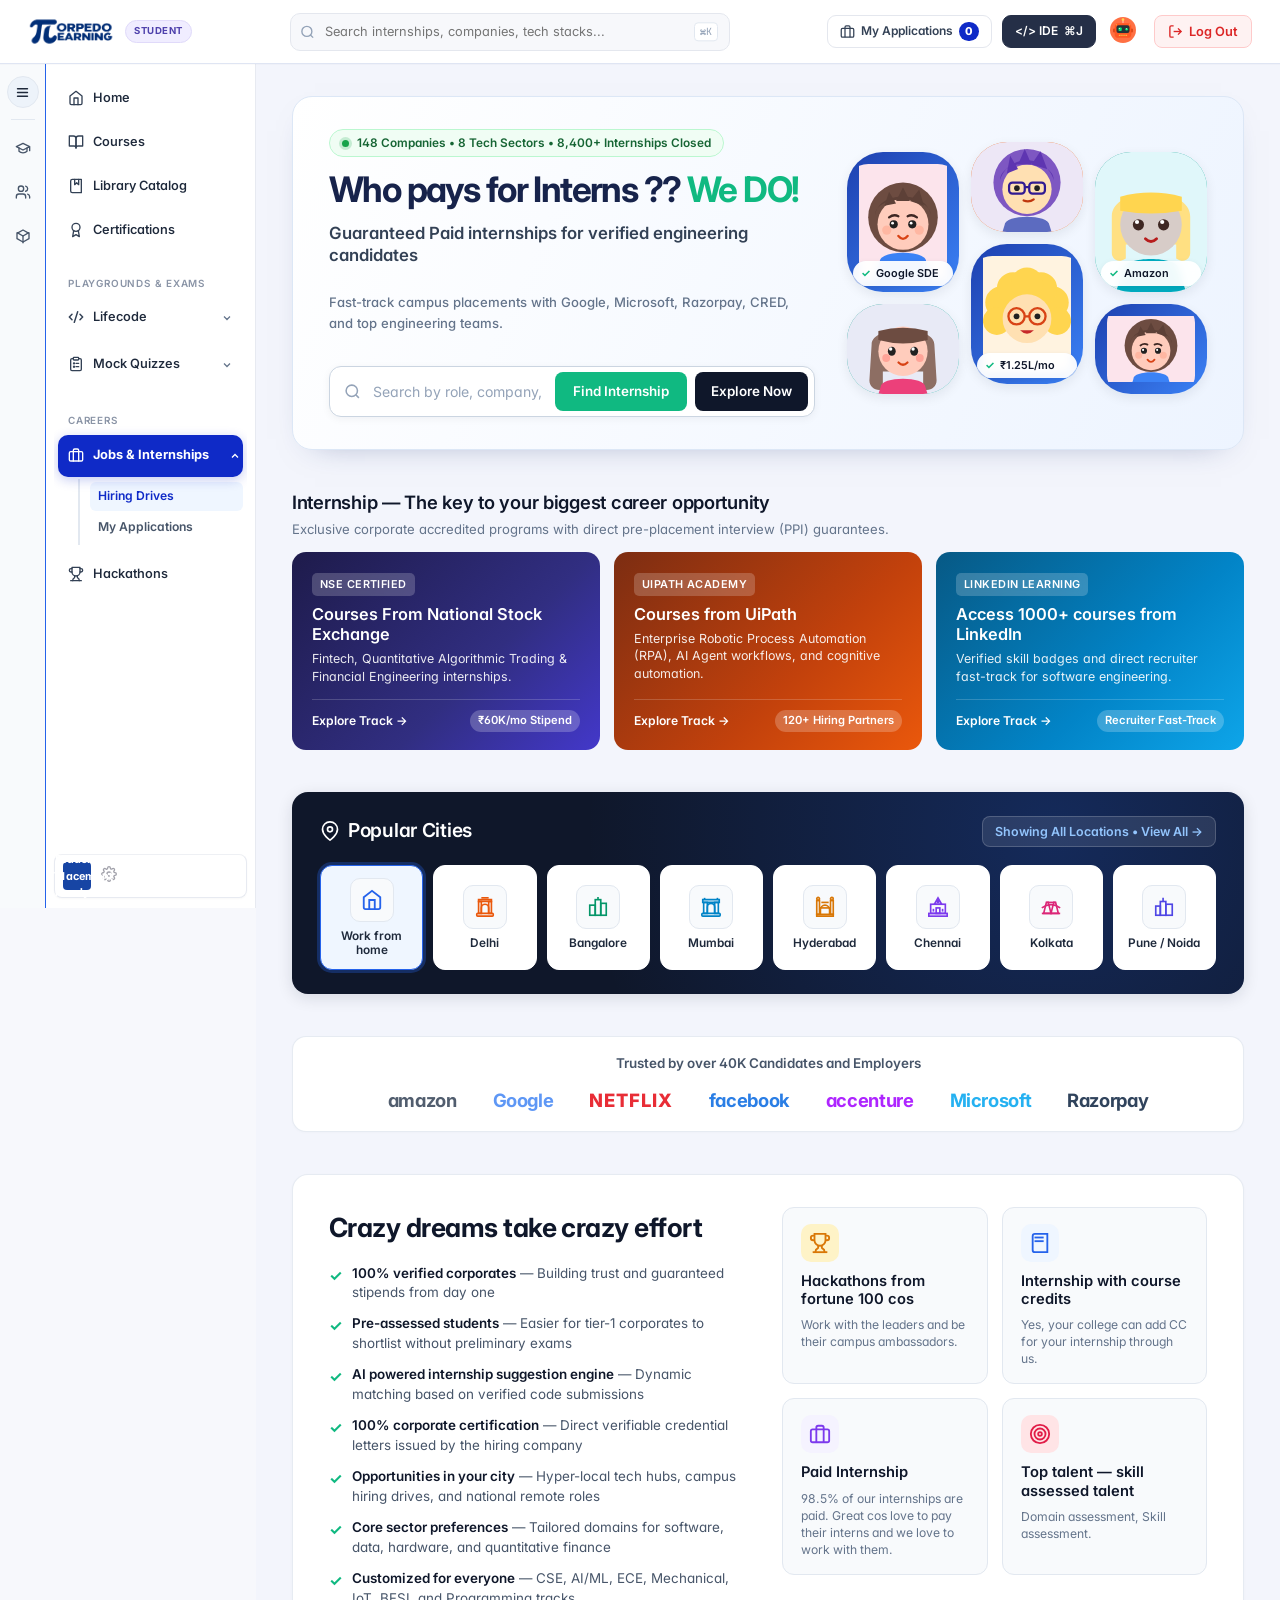
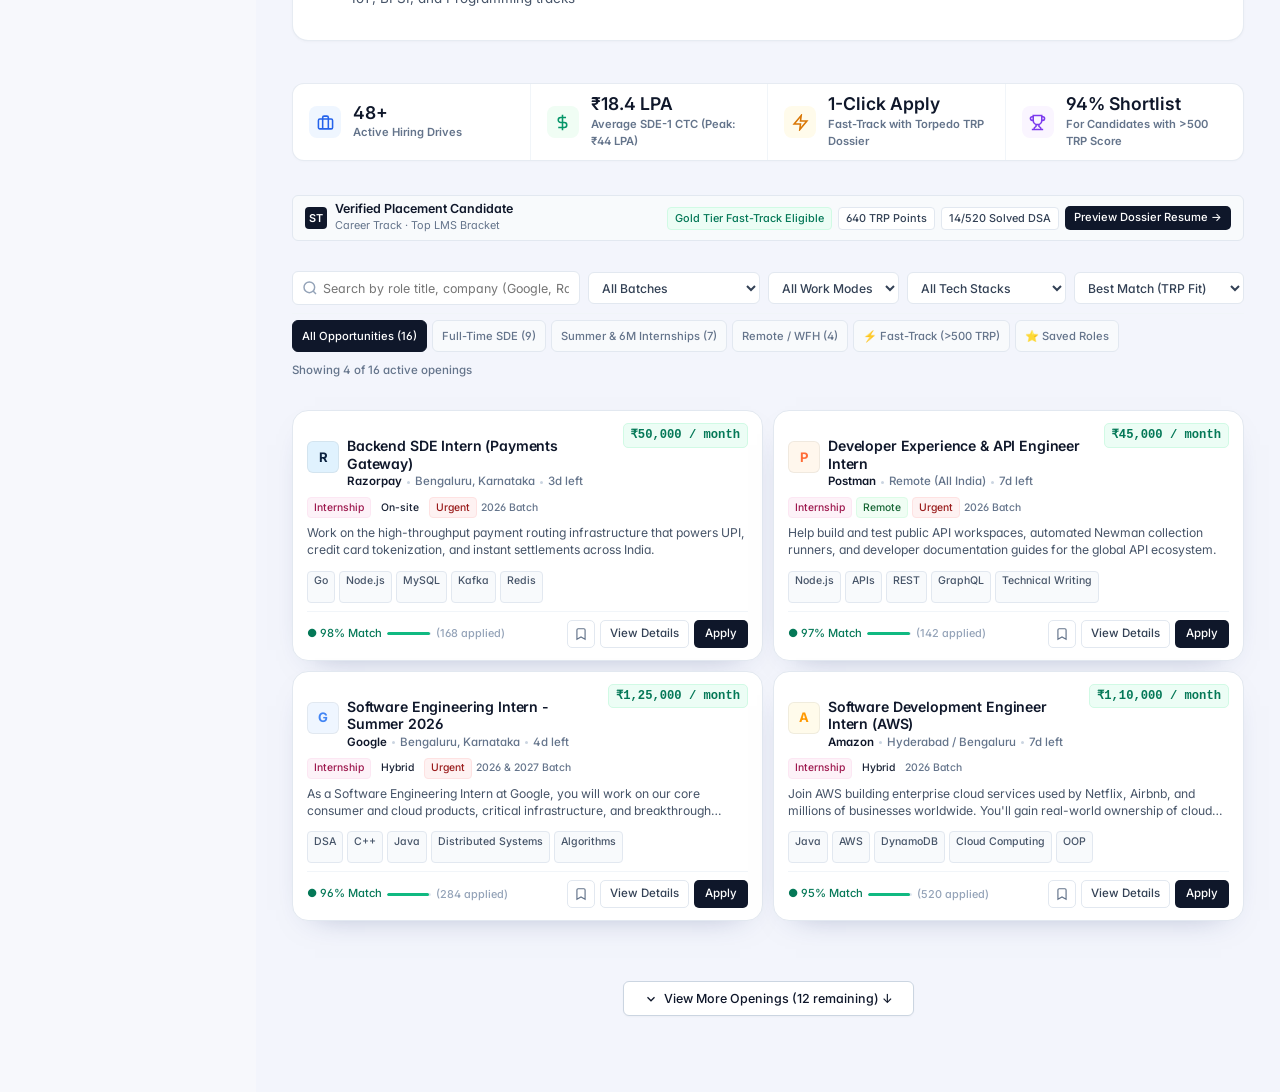
<file: jobs.html>
<!DOCTYPE html>
<html lang="en">
<head>
  <meta charset="UTF-8">
  <meta name="viewport" content="width=device-width, initial-scale=1.0">
  <title>Jobs &amp; Internships Portal | Torpedo Learning</title>
  <meta name="description" content="Verified SDE campus placements, summer internships, and graduate engineering drives at Google, Microsoft, Razorpay, CRED, and top tech employers.">
  <link rel="icon" type="image/png" href="assets/LOGO.png">

  <!-- Inter Inter, Plus Jakarta Sans, Outfit & JetBrains Mono JetBrains Mono Fonts -->
  <link rel="preconnect" href="https://fonts.googleapis.com">
  <link rel="preconnect" href="https://fonts.gstatic.com" crossorigin>
  <link href="https://fonts.googleapis.com/css2?family=Inter:wght@400;500;600;700&family=JetBrains+Mono:wght@400;500;600&display=swap" rel="stylesheet">

  <!-- Master Portal Layout CSS -->
  <link rel="stylesheet" href="css/portal-layout.css">

  <style>
    /* ==========================================================================
       JOBS & INTERNSHIPS PAGE SPECIFIC STYLES
       ========================================================================== */
    .jobs-content-wrap {
      display: flex;
      flex-direction: column;
      gap: 18px;
      width: 100%;
    }

    /* 1. Hero Banner Frame with User Provided Corporate Tech Campus Illustration */
    .jobs-hero-frame {
      position: relative;
      width: 100%;
      min-height: 155px;
      height: 160px;
      border-radius: 14px;
      overflow: hidden;
      background-color: #f8fafc;
      background-image: url('assets/jobs-banner.png?v=tech_campus_1');
      background-position: right center;
      background-size: cover;
      background-repeat: no-repeat;
      border: 1px solid #e2e8f0;
      box-shadow: 0 2px 12px -2px rgba(15, 23, 42, 0.06);
      display: flex;
      align-items: center;
    }

    .jobs-hero-overlay {
      position: absolute;
      inset: 0;
      background: linear-gradient(
        90deg,
        rgba(255, 255, 255, 0.98) 0%,
        rgba(255, 255, 255, 0.94) 42%,
        rgba(255, 255, 255, 0.72) 65%,
        rgba(255, 255, 255, 0.22) 85%,
        transparent 100%
      );
      pointer-events: none;
      z-index: 1;
    }

    .jobs-hero-content {
      position: relative;
      z-index: 2;
      padding: 16px 24px;
      max-width: 580px;
      color: #0f172a;
    }

    .jobs-hero-pill {
      display: inline-flex;
      align-items: center;
      gap: 5px;
      background: rgba(99, 102, 241, 0.09);
      border: 1px solid rgba(99, 102, 241, 0.25);
      font-size: 0.68rem;
      font-weight: 600;
      color: #4338ca;
      letter-spacing: 0.05em;
      padding: 3px 8px;
      border-radius: 999px;
      margin-bottom: 6px;
      text-transform: uppercase;
    }

    .jobs-hero-title {
      font-family: var(--font-display, 'Inter', sans-serif);
      font-size: 1.45rem;
      font-weight: 600;
      line-height: 1.2;
      letter-spacing: -0.025em;
      margin-bottom: 4px;
      color: #0f172a;
    }

    .jobs-hero-title-highlight {
      background: linear-gradient(135deg, #0f2ac7 0%, #3b82f6 50%, #7c3aed 100%);
      -webkit-background-clip: text;
      -webkit-text-fill-color: transparent;
    }

    .jobs-hero-desc {
      font-size: 0.82rem;
      color: #475569;
      line-height: 1.42;
      margin-bottom: 10px;
      font-weight: 500;
    }

    .jobs-hero-actions {
      display: flex;
      align-items: center;
      gap: 10px;
      flex-wrap: wrap;
    }

    .btn-hero-primary {
      background: #0f2ac7;
      color: #ffffff;
      font-weight: 600;
      font-size: 0.78rem;
      padding: 7px 14px;
      border-radius: 7px;
      border: 1px solid #0f2ac7;
      cursor: pointer;
      display: inline-flex;
      align-items: center;
      gap: 5px;
      transition: all 0.15s ease;
      box-shadow: 0 3px 10px rgba(15, 42, 199, 0.22);
      text-decoration: none;
    }

    .btn-hero-primary:hover {
      background: #0c229e;
      transform: translateY(-1px);
      box-shadow: 0 5px 14px rgba(15, 42, 199, 0.32);
    }

    .btn-hero-secondary {
      background: #ffffff;
      color: #1e293b;
      border: 1px solid #cbd5e1;
      font-weight: 700;
      font-size: 0.78rem;
      padding: 7px 13px;
      border-radius: 7px;
      cursor: pointer;
      display: inline-flex;
      align-items: center;
      gap: 5px;
      transition: all 0.15s ease;
      box-shadow: 0 1px 2px rgba(0, 0, 0, 0.04);
      text-decoration: none;
    }

    .btn-hero-secondary:hover {
      background: #f8fafc;
      border-color: #94a3b8;
      transform: translateY(-1px);
    }

    /* 2. Live Placement Metrics Strip (Unified Continuous Panel) */
    .jobs-stats-grid {
      display: grid;
      grid-template-columns: repeat(4, 1fr);
      background: #ffffff;
      border: 1px solid rgba(226, 232, 240, 0.85);
      border-radius: 12px;
      overflow: hidden;
      margin-bottom: 16px;
      box-shadow: 0 1px 3px rgba(0, 0, 0, 0.02);
    }

    .stat-card-box {
      background: transparent;
      border: none;
      border-right: 1px solid #f1f5f9;
      border-radius: 0;
      padding: 10px 16px;
      display: flex;
      align-items: center;
      gap: 12px;
      box-shadow: none;
      transition: background 0.15s ease;
    }

    .stat-card-box:last-child {
      border-right: none;
    }

    .stat-card-box:hover {
      background: #f8fafc;
      transform: none;
      box-shadow: none;
      border-color: #f1f5f9;
    }

    .stat-icon-wrap {
      width: 32px;
      height: 32px;
      border-radius: 8px;
      display: flex;
      align-items: center;
      justify-content: center;
      font-size: 0.95rem;
      flex-shrink: 0;
    }

    .icon-blue { background: #eff6ff; color: #2563eb; }
    .icon-green { background: #f0fdf4; color: #059669; }
    .icon-amber { background: #fffbeb; color: #d97706; }
    .icon-purple { background: #faf5ff; color: #7c3aed; }

    .stat-val-num {
      font-family: var(--font-display, 'Inter', sans-serif);
      font-size: 1.10rem;
      font-weight: 600;
      color: #0f172a;
      line-height: 1.15;
    }

    .stat-label-text {
      font-size: 0.70rem;
      font-weight: 600;
      color: #64748b;
      margin-top: 1px;
    }

    /* 3. Compact Student Placement Dossier Row (Formal Enterprise Style) */
    .student-readiness-strip {
      background: #f8fafc;
      border: 1px solid #e2e8f0;
      border-radius: 6px;
      padding: 6px 12px;
      display: flex;
      align-items: center;
      justify-content: space-between;
      gap: 8px;
      flex-wrap: wrap;
      margin-bottom: 12px;
    }

    .readiness-left-profile {
      display: flex;
      align-items: center;
      gap: 8px;
    }

    .readiness-avatar {
      width: 22px;
      height: 22px;
      border-radius: 4px;
      background: #0f172a;
      color: #ffffff;
      font-weight: 600;
      font-size: 0.68rem;
      display: flex;
      align-items: center;
      justify-content: center;
      flex-shrink: 0;
    }

    .readiness-title {
      font-weight: 600;
      font-size: 0.78rem;
      color: #0f172a;
      line-height: 1.2;
    }

    .readiness-sub {
      font-size: 0.68rem;
      color: #64748b;
    }

    .readiness-pills {
      display: flex;
      align-items: center;
      gap: 6px;
      flex-wrap: wrap;
    }

    .readiness-tag {
      background: #ffffff;
      border: 1px solid #e2e8f0;
      padding: 2px 7px;
      border-radius: 4px;
      font-size: 0.68rem;
      font-weight: 500;
      color: #334155;
    }

    .readiness-tag.gold {
      background: #ecfdf5;
      color: #047857;
      border-color: #d1fae5;
    }

    .btn-view-dossier-sm {
      background: #0f172a;
      color: #ffffff;
      border: none;
      border-radius: 5px;
      padding: 3.5px 9px;
      font-size: 0.70rem;
      font-weight: 500;
      cursor: pointer;
      display: inline-flex;
      align-items: center;
      gap: 4px;
      transition: all 0.14s ease;
    }

    .btn-view-dossier-sm:hover {
      background: #1e293b;
    }

    /* 4. Toolbar: Search Bar, Category Filter Tabs & Compact Dropdowns */
    .jobs-toolbar-card {
      background: transparent;
      border: none;
      border-radius: 0;
      padding: 0;
      box-shadow: none;
      display: flex;
      flex-direction: column;
      gap: 8px;
      margin-bottom: 12px;
    }

    .toolbar-search-row {
      display: flex;
      align-items: center;
      gap: 8px;
      flex-wrap: wrap;
    }

    .search-input-wrap {
      position: relative;
      flex: 1;
      min-width: 220px;
    }

    .search-input-wrap svg {
      position: absolute;
      left: 10px;
      top: 50%;
      transform: translateY(-50%);
      color: #94a3b8;
      pointer-events: none;
    }

    .job-search-input {
      width: 100%;
      padding: 6.5px 10px 6.5px 30px;
      border: 1px solid #e2e8f0;
      border-radius: 6px;
      background: #ffffff;
      font-size: 0.78rem;
      color: #0f172a;
      outline: none;
      transition: all 0.14s ease;
      font-family: inherit;
    }

    .job-search-input:focus {
      border-color: #2563eb;
      box-shadow: 0 0 0 2px rgba(37, 99, 235, 0.08);
    }

    /* Sleek Dropdowns */
    .select-dropdown-box {
      padding: 6.5px 9px;
      border: 1px solid #e2e8f0;
      border-radius: 6px;
      background: #ffffff;
      font-size: 0.76rem;
      color: #334155;
      font-weight: 500;
      cursor: pointer;
      outline: none;
      font-family: inherit;
      transition: border-color 0.14s;
    }

    .select-dropdown-box:focus {
      border-color: #2563eb;
    }

    .toolbar-tabs-row {
      display: flex;
      align-items: center;
      justify-content: space-between;
      gap: 8px;
      flex-wrap: wrap;
      padding-top: 6px;
      border-top: 1px solid #f1f5f9;
    }

    .filter-tabs-pills {
      display: flex;
      align-items: center;
      gap: 5px;
      overflow-x: auto;
      padding-bottom: 2px;
    }

    .filter-pill-btn {
      background: #f8fafc;
      color: #64748b;
      border: 1px solid #e2e8f0;
      padding: 3.5px 9px;
      border-radius: 6px;
      font-size: 0.70rem;
      font-weight: 500;
      cursor: pointer;
      white-space: nowrap;
      transition: all 0.14s ease;
    }

    .filter-pill-btn:hover {
      background: #f1f5f9;
      color: #0f172a;
      border-color: #cbd5e1;
    }

    .filter-pill-btn.active {
      background: #0f172a;
      color: #ffffff;
      border-color: #0f172a;
      box-shadow: none;
    }

    .counter-summary-text {
      font-size: 0.72rem;
      color: #64748b;
      font-weight: 500;
      white-space: nowrap;
    }

    /* 5. Job Cards Grid */
    .jobs-listings-grid {
      display: grid;
      grid-template-columns: repeat(2, 1fr);
      gap: 10px;
      margin-bottom: 24px;
    }

    @media (max-width: 1100px) {
      .jobs-listings-grid {
        grid-template-columns: 1fr;
      }
    }

    .job-card-item {
      background: #ffffff;
      border: 1px solid #e2e8f0;
      border-radius: 8px;
      padding: 12px 14px;
      box-shadow: 0 1px 2px rgba(15, 23, 42, 0.02);
      transition: all 0.15s ease;
      display: flex;
      flex-direction: column;
      justify-content: space-between;
      gap: 8px;
    }

    .job-card-item:hover {
      transform: translateY(-1px);
      box-shadow: 0 4px 12px rgba(15, 23, 42, 0.06);
      border-color: #cbd5e1;
    }

    .job-card-top-row {
      display: flex;
      align-items: flex-start;
      justify-content: space-between;
      gap: 10px;
    }

    .job-brand-meta {
      display: flex;
      align-items: center;
      gap: 8px;
    }

    .job-company-avatar {
      width: 32px;
      height: 32px;
      border-radius: 6px;
      display: flex;
      align-items: center;
      justify-content: center;
      font-family: var(--font-display, 'Inter', sans-serif);
      font-size: 0.82rem;
      font-weight: 700;
      flex-shrink: 0;
      border: 1px solid rgba(0, 0, 0, 0.06);
    }

    .job-title-line {
      font-family: var(--font-display, 'Inter', sans-serif);
      font-size: 0.88rem;
      font-weight: 600;
      color: #0f172a;
      letter-spacing: -0.01em;
      line-height: 1.25;
      margin-bottom: 1px;
      cursor: pointer;
      transition: color 0.14s ease;
    }

    .job-title-line:hover {
      color: #2563eb;
    }

    .job-company-subtitle {
      font-size: 0.72rem;
      font-weight: 500;
      color: #64748b;
      display: flex;
      align-items: center;
      gap: 5px;
      flex-wrap: wrap;
    }

    .job-company-dot {
      width: 3px;
      height: 3px;
      background: #cbd5e1;
      border-radius: 50%;
    }

    .job-salary-callout {
      font-family: var(--font-mono, monospace);
      font-size: 0.76rem;
      font-weight: 600;
      color: #047857;
      background: #ecfdf5;
      border: 1px solid #d1fae5;
      border-radius: 5px;
      padding: 2px 7px;
      white-space: nowrap;
      flex-shrink: 0;
    }

    .job-card-badges-strip {
      display: flex;
      align-items: center;
      gap: 4px;
      flex-wrap: wrap;
    }

    .badge-tag-type {
      font-size: 0.65rem;
      font-weight: 500;
      padding: 1.5px 6px;
      border-radius: 4px;
      text-transform: none;
      letter-spacing: normal;
    }

    .badge-fulltime { background: #eff6ff; color: #1e40af; border: 1px solid #dbeafe; }
    .badge-internship { background: #fdf2f8; color: #9d174d; border: 1px solid #fce7f3; }
    .badge-remote { background: #f0fdf4; color: #166534; border: 1px solid #dcfce7; }
    .badge-urgent { background: #fef2f2; color: #991b1b; border: 1px solid #fee2e2; }

    .job-desc-snippet {
      font-size: 0.76rem;
      color: #475569;
      line-height: 1.4;
      display: -webkit-box;
      -webkit-line-clamp: 2;
      -webkit-box-orient: vertical;
      overflow: hidden;
    }

    .job-skills-chips-row {
      display: flex;
      align-items: center;
      gap: 4px;
      flex-wrap: wrap;
    }

    .skill-chip-pill {
      background: #f8fafc;
      border: 1px solid #e2e8f0;
      border-radius: 4px;
      padding: 1.5px 6px;
      font-size: 0.66rem;
      font-weight: 500;
      color: #475569;
      cursor: pointer;
      transition: all 0.12s;
    }

    .skill-chip-pill:hover {
      background: #f1f5f9;
      color: #0f172a;
      border-color: #cbd5e1;
    }

    .job-card-bottom-bar {
      display: flex;
      align-items: center;
      justify-content: space-between;
      gap: 8px;
      padding-top: 8px;
      border-top: 1px solid #f1f5f9;
      flex-wrap: wrap;
    }

    .job-match-indicator {
      display: flex;
      align-items: center;
      gap: 5px;
      font-size: 0.70rem;
      font-weight: 500;
      color: #047857;
    }

    .match-progress-bar {
      width: 44px;
      height: 3px;
      background: #e2e8f0;
      border-radius: 999px;
      overflow: hidden;
    }

    .match-progress-fill {
      height: 100%;
      background: #10b981;
      border-radius: 999px;
    }

    .job-actions-cluster {
      display: flex;
      align-items: center;
      gap: 5px;
    }

    .btn-bookmark-job {
      width: 28px;
      height: 28px;
      border-radius: 5px;
      background: transparent;
      border: 1px solid #e2e8f0;
      color: #64748b;
      display: flex;
      align-items: center;
      justify-content: center;
      cursor: pointer;
      transition: all 0.14s ease;
    }

    .btn-bookmark-job:hover,
    .btn-bookmark-job.active {
      color: #e11d48;
      border-color: #fecdd3;
      background: #fff1f2;
    }

    .btn-details-ghost {
      background: transparent;
      border: 1px solid #e2e8f0;
      color: #334155;
      font-size: 0.72rem;
      font-weight: 500;
      padding: 4px 9px;
      border-radius: 5px;
      cursor: pointer;
      transition: all 0.14s ease;
    }

    .btn-details-ghost:hover {
      background: #f1f5f9;
      color: #0f172a;
    }

    .btn-apply-fasttrack {
      background: #0f172a;
      color: #ffffff;
      border: none;
      font-size: 0.72rem;
      font-weight: 500;
      padding: 4px 11px;
      border-radius: 5px;
      cursor: pointer;
      display: inline-flex;
      align-items: center;
      gap: 4px;
      height: 28px;
      transition: all 0.14s ease;
    }

    .btn-apply-fasttrack:hover {
      background: #1e293b;
    }

    .btn-apply-fasttrack.applied {
      background: #059669;
      cursor: default;
    }

    /* Load More Trigger */
    .jobs-load-more-wrap {
      display: flex;
      justify-content: center;
      margin: 18px 0 32px 0;
    }

    .btn-load-more-jobs {
      background: #ffffff;
      border: 1px solid #cbd5e1;
      border-radius: 6px;
      padding: 7px 20px;
      font-size: 0.78rem;
      font-weight: 500;
      color: #0f172a;
      cursor: pointer;
      display: inline-flex;
      align-items: center;
      gap: 6px;
      transition: all 0.14s ease;
      box-shadow: 0 1px 2px rgba(15, 23, 42, 0.03);
    }

    .btn-load-more-jobs:hover {
      background: #f8fafc;
      border-color: #94a3b8;
      color: #2563eb;
      transform: translateY(-1px);
    }

    /* 6. Native Accessible Modal Dialogs (<dialog>) */
    dialog:modal {
      border: 1px solid var(--border-card);
      border-radius: 16px;
      box-shadow: 0 20px 40px rgba(15, 23, 42, 0.2);
      background: #ffffff;
      max-width: 680px;
      width: 92vw;
      margin: auto;
      padding: 0;
      color: #0f172a;
      overscroll-behavior: contain;
    }

    dialog::backdrop {
      background: rgba(15, 23, 42, 0.65);
      backdrop-filter: blur(5px);
      -webkit-backdrop-filter: blur(5px);
      overflow: hidden;
      overscroll-behavior: contain;
    }

    .dialog-header {
      padding: 16px 20px;
      border-bottom: 1px solid var(--border-card);
      display: flex;
      align-items: center;
      justify-content: space-between;
      background: #fafbfc;
      border-radius: 16px 16px 0 0;
    }

    .dialog-header h3 {
      font-family: var(--font-display, 'Inter', sans-serif);
      font-size: 1.1rem;
      font-weight: 700;
      color: #0f172a;
    }

    .dialog-close-btn {
      width: 28px;
      height: 28px;
      border-radius: 6px;
      border: none;
      background: transparent;
      color: #64748b;
      cursor: pointer;
      display: flex;
      align-items: center;
      justify-content: center;
      font-size: 1.1rem;
    }

    .dialog-close-btn:hover {
      background: #e2e8f0;
      color: #0f172a;
    }

    .dialog-body {
      padding: 20px;
      max-height: 72vh;
      overflow-y: auto;
    }

    .dialog-footer {
      padding: 12px 20px;
      border-top: 1px solid var(--border-card);
      display: flex;
      align-items: center;
      justify-content: flex-end;
      gap: 10px;
      background: #fafbfc;
      border-radius: 0 0 16px 16px;
    }

    /* Roadmap Timeline */
    .roadmap-list {
      display: flex;
      flex-direction: column;
      gap: 10px;
      margin: 12px 0;
    }

    .roadmap-step-item {
      display: flex;
      gap: 10px;
      align-items: flex-start;
    }

    .roadmap-badge-num {
      width: 22px;
      height: 22px;
      border-radius: 50%;
      background: #eff6ff;
      color: #0f2ac7;
      font-weight: 600;
      font-size: 0.70rem;
      display: flex;
      align-items: center;
      justify-content: center;
      flex-shrink: 0;
      margin-top: 2px;
    }

    .roadmap-text-title {
      font-weight: 600;
      font-size: 0.82rem;
      color: #0f172a;
    }

    .roadmap-text-sub {
      font-size: 0.74rem;
      color: #64748b;
      margin-top: 1px;
    }

    .prep-box-alert {
      background: linear-gradient(135deg, #eff6ff 0%, #f0fdf4 100%);
      border: 1px solid #bfdbfe;
      border-radius: 10px;
      padding: 12px 14px;
      margin: 14px 0;
    }

    /* Toast */
    .toast-box {
      position: fixed;
      bottom: 24px;
      right: 24px;
      background: #0f172a;
      color: #ffffff;
      padding: 11px 16px;
      border-radius: 8px;
      box-shadow: 0 10px 25px rgba(0, 0, 0, 0.25);
      font-size: 0.82rem;
      font-weight: 600;
      display: none;
      align-items: center;
      gap: 8px;
      z-index: 10000;
      animation: toastIn 0.2s cubic-bezier(0.16, 1, 0.3, 1);
    }

    @keyframes toastIn {
      from { opacity: 0; transform: translateY(8px); }
      to { opacity: 1; transform: translateY(0); }
    }

    .empty-state-card {
      background: #ffffff;
      border: 1px dashed var(--border-card);
      border-radius: 14px;
      padding: 42px 20px;
      text-align: center;
      color: #64748b;
      grid-column: 1 / -1;
    }
  </style>
  <link rel="stylesheet" href="css/torpedo-refresh.css">
  <script defer src="js/torpedo-refresh.js"></script>
</head>
<body>

  <!-- App Root Shell -->
  <div class="app-root-container">

    <!-- ==================================================================
         1. TOP GLOBAL HEADER (56px) - Matching Portal Dashboard
         ================================================================== -->
    <header class="global-top-header">
      
      <!-- Brand Logo Left -->
      <div class="header-left-brand">
        <a href="dashboard.html" class="brand-logo-wrap" title="Torpedo Student Portal">
          <img src="assets/LOGO.png" alt="Torpedo Learning Logo" class="brand-logo-img">
          <span class="brand-portal-tag">STUDENT</span>
        </a>
      </div>

      <!-- Center Search Pill -->
      <div class="header-search-wrap">
        <svg class="header-search-icon" width="15" height="15" viewBox="0 0 24 24" fill="none" stroke="currentColor" stroke-width="2.2"><circle cx="11" cy="11" r="8"/><line x1="21" y1="21" x2="16.65" y2="16.65"/></svg>
        <input type="text" class="header-search-input" placeholder="Search internships, companies, tech stacks..." id="portal-search-input" oninput="onSearchInput(this.value)">
        <span class="header-kbd-hint">⌘K</span>
      </div>

      <!-- Right Header Actions -->
      <div class="header-right-actions">
        <!-- My Applications Tracker Pill -->
        <button type="button" class="header-action-btn" onclick="openApplicationsModal()" title="View Applied Drives & Interview Status">
          <svg width="15" height="15" viewBox="0 0 24 24" fill="none" stroke="currentColor" stroke-width="2"><path d="M16 21V5a2 2 0 0 0-2-2h-4a2 2 0 0 0-2 2v16"/><rect width="20" height="14" x="2" y="7" rx="2"/></svg>
          <span>My Applications</span>
          <span style="background: #0f2ac7; color:#fff; font-size:0.68rem; font-weight:800; padding:1px 6px; border-radius:99px;" id="nav-applied-count">2</span>
        </button>

        <!-- IDE ⌘J Dark Button -->
        <a href="lifecode.html" class="header-action-btn dark-btn" title="Open Lifecode Problem Arena (⌘J)">
          <span>&lt;/&gt; IDE</span>
          <span class="kbd-sub">⌘J</span>
        </a>

        <!-- Student Profile Avatar with Online Dot -->
        <div class="rail-avatar-wrap" onclick="openStudentDossierModal()" title="Student Profile (Online)" style="margin-left: 4px; width: 28px; height: 28px; cursor: pointer;">
          <div class="rail-avatar-circle" style="width: 26px; height: 26px;">
            <img id="top-header-avatar" src="assets/avatars/robot1.svg" alt="Student" style="width:100%;height:100%;border-radius:50%;object-fit:cover;" onerror="this.outerHTML='<span class=\'rail-avatar-initials\'>ST</span>'">
          </div>
          <span class="rail-avatar-dot" style="bottom: 0px; right: 0px;"></span>
        </div>

        <!-- Logout Button -->
        <button type="button" onclick="handleLogout()" class="header-action-btn" title="Sign Out / Log Out" style="background: #fef2f2; color: #dc2626; border: 1px solid #fecaca; font-weight: 600; padding: 6px 13px; display: inline-flex; align-items: center; gap: 6px; border-radius: 8px; cursor: pointer; font-size: 0.8rem; margin-left: 6px; transition: all 0.15s;">
          <svg width="15" height="15" viewBox="0 0 24 24" fill="none" stroke="currentColor" stroke-width="2.2"><path d="M9 21H5a2 2 0 0 1-2-2V5a2 2 0 0 1 2-2h4"/><polyline points="16 17 21 12 16 7"/><line x1="21" y1="12" x2="9" y2="12"/></svg>
          <span>Log Out</span>
        </button>
      </div>
    </header>

    <!-- ==================================================================
         2. APP BODY LAYOUT: LEFT SIDEBAR + JOBS WORKSPACE
         ================================================================== -->
    <div class="app-body-layout">
      
      <!-- DUAL-PANE SIDEBAR ON LEFT-HAND SIDE (Exact Portal Structure) -->
      <aside class="single-main-sidebar has-rail" id="student-portal-sidebar">
        <!-- 1. Left Mini-Rail -->
        <div class="sidebar-icon-rail">
          <!-- Hamburger Button -->
          <button type="button" class="rail-btn rail-hamburger" id="rail-toggle-btn" onclick="toggleSidebarMenuExpand()" title="Toggle Sidebar Menu">
            <svg width="18" height="18" viewBox="0 0 24 24" fill="none" stroke="currentColor" stroke-width="2.2" stroke-linecap="round"><line x1="4" x2="20" y1="6" y2="6"/><line x1="4" x2="20" y1="12" y2="12"/><line x1="4" x2="20" y1="18" y2="18"/></svg>
          </button>

          <div class="rail-divider"></div>

          <!-- Academic / Cap -->
          <a href="courses.html" class="rail-item" title="Courses &amp; Academic Track">
            <svg width="20" height="20" viewBox="0 0 24 24" fill="none" stroke="currentColor" stroke-width="2" stroke-linecap="round" stroke-linejoin="round">
              <path d="M22 10v6M2 10l10-5 10 5-10 5z"/>
              <path d="M6 12v5c3 3 9 3 12 0v-5"/>
            </svg>
          </a>

          <!-- Community / Users -->
          <button type="button" class="rail-item" title="Student Cohort &amp; Community" onclick="showToast('Student Cohort Chat: 14 Classmates Online', 'info')">
            <svg width="20" height="20" viewBox="0 0 24 24" fill="none" stroke="currentColor" stroke-width="2" stroke-linecap="round" stroke-linejoin="round">
              <path d="M16 21v-2a4 4 0 0 0-4-4H6a4 4 0 0 0-4 4v2"/>
              <circle cx="9" cy="7" r="4"/>
              <path d="M22 21v-2a4 4 0 0 0-3-3.87"/>
              <path d="M16 3.13a4 4 0 0 1 0 7.75"/>
            </svg>
          </button>

          <!-- 3D Cube / Tools -->
          <a href="lifecode.html" class="rail-item" title="Lifecode Problem Arena (520+ Problems)">
            <svg width="20" height="20" viewBox="0 0 24 24" fill="none" stroke="currentColor" stroke-width="2" stroke-linecap="round" stroke-linejoin="round">
              <path d="m21 16-9 5-9-5V8l9-5 9 5v8z"/>
              <polyline points="3.27 6.96 12 12.01 20.73 6.96"/>
              <line x1="12" y1="22.08" x2="12" y2="12"/>
            </svg>
          </a>
        </div>

        <!-- 2. Main Navigation Panel -->
        <div class="sidebar-main-panel">
          <div class="sidebar-menu-scroll">
            
            <!-- Home -->
            <a href="dashboard.html#home" class="sidebar-nav-link" id="nav-btn-home">
              <svg width="20" height="20" viewBox="0 0 24 24" fill="none" stroke="currentColor" stroke-width="2" stroke-linecap="round" stroke-linejoin="round">
                <path d="M3 9l9-7 9 7v11a2 2 0 0 1-2 2H5a2 2 0 0 1-2-2z"/>
                <polyline points="9 22 9 12 15 12 15 22"/>
              </svg>
              <span>Home</span>
            </a>

            <!-- Courses -->
            <a href="courses.html" class="sidebar-nav-link" id="nav-btn-courses">
              <svg width="20" height="20" viewBox="0 0 24 24" fill="none" stroke="currentColor" stroke-width="2" stroke-linecap="round" stroke-linejoin="round">
                <path d="M2 3h6a4 4 0 0 1 4 4v14a3 3 0 0 0-3-3H2z"/>
                <path d="M22 3h-6a4 4 0 0 0-4 4v14a3 3 0 0 1 3-3h7z"/>
              </svg>
              <span>Courses</span>
            </a>

            <!-- Library Catalog -->
            <a href="dashboard.html#library" class="sidebar-nav-link" id="nav-btn-library">
              <svg width="20" height="20" viewBox="0 0 24 24" fill="none" stroke="currentColor" stroke-width="2" stroke-linecap="round" stroke-linejoin="round">
                <path d="M4 19.5v-15A2.5 2.5 0 0 1 6.5 2H20v20H6.5a2.5 2.5 0 0 1-2.5-2.5z"/>
                <polyline points="10 2 10 10 13 7 16 10 16 2"/>
              </svg>
              <span>Library Catalog</span>
            </a>

            <!-- Certifications -->
            <a href="dashboard.html#certifications" class="sidebar-nav-link" id="nav-btn-certifications">
              <svg width="20" height="20" viewBox="0 0 24 24" fill="none" stroke="currentColor" stroke-width="2" stroke-linecap="round" stroke-linejoin="round">
                <circle cx="12" cy="8" r="6"/>
                <path d="M15.477 12.89 17 22l-5-3-5 3 1.523-9.11"/>
              </svg>
              <span>Certifications</span>
            </a>

            <!-- Section: PLAYGROUNDS & EXAMS -->
            <div class="sidebar-group-header">PLAYGROUNDS &amp; EXAMS</div>

            <!-- Lifecode with Dropdown Sub-Nav -->
            <div class="sidebar-nav-item-wrap" id="nav-group-lifecode">
              <div class="sidebar-nav-link-row">
                <a href="dashboard.html#lifecode" class="sidebar-nav-link" id="nav-btn-lifecode">
                  <svg width="20" height="20" viewBox="0 0 24 24" fill="none" stroke="currentColor" stroke-width="2.2" stroke-linecap="round" stroke-linejoin="round">
                    <path d="m18 16 4-4-4-4"/>
                    <path d="m6 8-4 4 4 4"/>
                    <path d="m14.5 4-5 16"/>
                  </svg>
                  <span>Lifecode</span>
                </a>
                <button type="button" class="sidebar-subnav-toggle" onclick="toggleSidebarSubnav('lifecode', event)" title="Toggle Lifecode sub menu">
                  <svg class="subnav-chevron" width="12" height="12" viewBox="0 0 24 24" fill="none" stroke="currentColor" stroke-width="2.5"><polyline points="6 9 12 15 18 9"/></svg>
                </button>
              </div>
              <div class="sidebar-subnav-menu" id="subnav-menu-lifecode">
                <a href="dashboard.html#lifecode" class="sidebar-subnav-item">
                  <span>Problem Arena</span>
                </a>
                <a href="dashboard.html#lifecode" class="sidebar-subnav-item">
                  <span>Code IDE</span>
                </a>
              </div>
            </div>

            <!-- Mock Quizzes with Dropdown Sub-Nav -->
            <div class="sidebar-nav-item-wrap" id="nav-group-quizzes">
              <div class="sidebar-nav-link-row">
                <a href="dashboard.html#quizzes" class="sidebar-nav-link" id="nav-btn-quizzes">
                  <svg width="20" height="20" viewBox="0 0 24 24" fill="none" stroke="currentColor" stroke-width="2" stroke-linecap="round" stroke-linejoin="round">
                    <rect width="8" height="4" x="8" y="2" rx="1" ry="1"/>
                    <path d="M16 4h2a2 2 0 0 1 2 2v14a2 2 0 0 1-2 2H6a2 2 0 0 1-2-2V6a2 2 0 0 1 2-2h2"/>
                    <path d="M12 11h4"/>
                    <path d="M12 16h4"/>
                    <circle cx="9" cy="11" r="0.75" fill="currentColor"/>
                    <circle cx="9" cy="16" r="0.75" fill="currentColor"/>
                  </svg>
                  <span>Mock Quizzes</span>
                </a>
                <button type="button" class="sidebar-subnav-toggle" onclick="toggleSidebarSubnav('quizzes', event)" title="Toggle Mock Quizzes sub menu">
                  <svg class="subnav-chevron" width="12" height="12" viewBox="0 0 24 24" fill="none" stroke="currentColor" stroke-width="2.5"><polyline points="6 9 12 15 18 9"/></svg>
                </button>
              </div>
              <div class="sidebar-subnav-menu" id="subnav-menu-quizzes">
                <a href="dashboard.html#quizzes" class="sidebar-subnav-item">
                  <span>All Tests</span>
                </a>
                <a href="dashboard.html#quizzes" class="sidebar-subnav-item">
                  <span>Faculty Code</span>
                </a>
              </div>
            </div>

            <!-- Section: CAREERS -->
            <div class="sidebar-group-header">CAREERS</div>

            <!-- Jobs & Internships (ACTIVE Solid Blue Pill with Dropdown) -->
            <div class="sidebar-nav-item-wrap open" id="nav-group-jobs">
              <div class="sidebar-nav-link-row active">
                <a href="jobs.html" class="sidebar-nav-link active" id="nav-btn-jobs">
                  <svg width="20" height="20" viewBox="0 0 24 24" fill="none" stroke="currentColor" stroke-width="2" stroke-linecap="round" stroke-linejoin="round">
                    <rect width="20" height="14" x="2" y="7" rx="2"/>
                    <path d="M16 21V5a2 2 0 0 0-2-2h-4a2 2 0 0 0-2 2v16"/>
                  </svg>
                  <span>Jobs &amp; Internships</span>
                </a>
                <button type="button" class="sidebar-subnav-toggle" onclick="toggleSidebarSubnav('jobs', event)" title="Toggle Jobs sub menu">
                  <svg class="subnav-chevron" width="12" height="12" viewBox="0 0 24 24" fill="none" stroke="currentColor" stroke-width="2.5"><polyline points="6 9 12 15 18 9"/></svg>
                </button>
              </div>
              <div class="sidebar-subnav-menu" id="subnav-menu-jobs">
                <a href="javascript:void(0)" class="sidebar-subnav-item active" onclick="setCategoryTab('all')">
                  <span>Hiring Drives</span>
                </a>
                <a href="javascript:void(0)" class="sidebar-subnav-item" onclick="openApplicationsModal()">
                  <span>My Applications</span>
                </a>
              </div>
            </div>

            <!-- Hackathons -->
            <button type="button" class="sidebar-nav-link" id="nav-btn-hackathons" onclick="showToast('Hackathons: Next National Polygon Hackathon in 4 days', 'info')">
              <svg width="20" height="20" viewBox="0 0 24 24" fill="none" stroke="currentColor" stroke-width="2" stroke-linecap="round" stroke-linejoin="round">
                <path d="M6 9H4.5a2.5 2.5 0 0 1 0-5H6"/>
                <path d="M18 9h1.5a2.5 2.5 0 0 0 0-5H18"/>
                <path d="M4 22h16"/>
                <path d="M10 14.66V17c0 .55-.47.98-.97 1.21C7.85 18.75 7 20.24 7 22"/>
                <path d="M14 14.66V17c0 .55.47.98.97 1.21C16.15 18.75 17 20.24 17 22"/>
                <path d="M18 2H6v7a6 6 0 0 0 12 0V2Z"/>
              </svg>
              <span>Hackathons</span>
            </button>

          </div>

          <!-- Student Profile Card Bottom -->
          <div class="sidebar-bottom-profile" onclick="openStudentDossierModal()" title="View Student Academic Dossier">
            <div class="profile-monogram-box">
              <div class="profile-avatar-circle">ST</div>
              <div class="profile-text-group">
                <div class="profile-name-text">Student</div>
                <div class="profile-role-sub">Placement Ready</div>
              </div>
            </div>
            <div class="profile-gear-icon">
              <svg width="16" height="16" viewBox="0 0 24 24" fill="none" stroke="currentColor" stroke-width="2"><circle cx="12" cy="12" r="3"/><path d="M19.4 15a1.65 1.65 0 0 0 .33 1.82l.06.06a2 2 0 0 1 0 2.83 2 2 0 0 1-2.83 0l-.06-.06a1.65 1.65 0 0 0-1.82-.33 1.65 1.65 0 0 0-1 1.51V21a2 2 0 0 1-2 2 2 2 0 0 1-2-2v-.09A1.65 1.65 0 0 0 9 19.4a1.65 1.65 0 0 0-1.82.33l-.06.06a2 2 0 0 1-2.83 0 2 2 0 0 1 0-2.83l.06-.06a1.65 1.65 0 0 0 .33-1.82 1.65 1.65 0 0 0-1.51-1H3a2 2 0 0 1-2-2 2 2 0 0 1 2-2h.09A1.65 1.65 0 0 0 4.6 9a1.65 1.65 0 0 0-.33-1.82l-.06-.06a2 2 0 0 1 0-2.83 2 2 0 0 1 2.83 0l.06.06a1.65 1.65 0 0 0 1.82.33H9a1.65 1.65 0 0 0 1-1.51V3a2 2 0 0 1 2-2 2 2 0 0 1 2 2v.09a1.65 1.65 0 0 0 1 1.51 1.65 1.65 0 0 0 1.82-.33l.06-.06a2 2 0 0 1 2.83 0 2 2 0 0 1 0 2.83l-.06.06a1.65 1.65 0 0 0-.33 1.82V9a1.65 1.65 0 0 0 1.51 1H21a2 2 0 0 1 2 2 2 2 0 0 1-2 2h-.09a1.65 1.65 0 0 0-1.51 1z"/></svg>
            </div>
          </div>
        </div>
      </aside>

      <!-- ================================================================
           3. MAIN DASHBOARD CONTENT AREA (Matching portal padding & rhythm)
           ================================================================ -->
      <main class="dashboard-main-view" id="main-content-scroll">
        <div class="jobs-content-wrap">

          <!-- 1. Hero Showcase ("Who pays for Interns ?? We DO!") -->
          <section class="intern-showcase-hero">
            <div class="intern-hero-left">
              <div class="intern-hero-badge">
                <span class="intern-live-dot"></span>
                <span>148 Companies • 8 Tech Sectors • 8,400+ Internships Closed</span>
              </div>
              <h1 class="intern-hero-heading">
                Who pays for Interns ?? <span class="highlight-green">We DO!</span>
              </h1>
              <h2 class="intern-hero-subheading">
                Guaranteed Paid internships for verified engineering candidates
              </h2>
              <p class="intern-hero-meta-counts">
                Fast-track campus placements with Google, Microsoft, Razorpay, CRED, and top engineering teams.
              </p>

              <!-- Integrated Search & CTA Bar -->
              <div class="intern-search-cta-box">
                <div class="intern-search-input-wrap">
                  <svg width="17" height="17" viewBox="0 0 24 24" fill="none" stroke="currentColor" stroke-width="2.2"><circle cx="11" cy="11" r="8"/><line x1="21" y1="21" x2="16.65" y2="16.65"/></svg>
                  <input type="text" id="hero-intern-search-input" placeholder="Search by role, company, skill (React, Java, Cloud)..." oninput="onHeroSearchInput(this.value)">
                </div>
                <button type="button" class="btn-find-internship" onclick="triggerHeroSearch()">
                  Find Internship
                </button>
                <button type="button" class="btn-explore-now-hero" onclick="scrollToOpenings()">
                  Explore Now
                </button>
              </div>
            </div>

            <div class="intern-hero-right">
              <div class="intern-mosaic-wrap">
                <!-- Col 1 -->
                <div class="mosaic-col">
                  <div class="mosaic-card-pill pill-tall pill-blue">
                    <img src="assets/avatars/boy1.svg" alt="Student Intern">
                    <div class="mosaic-stat-callout">
                      <span class="mini-check">✓</span>
                      <span>Google SDE</span>
                    </div>
                  </div>
                  <div class="mosaic-card-pill pill-short pill-teal">
                    <img src="assets/avatars/girl1.svg" alt="Student Intern">
                  </div>
                </div>

                <!-- Col 2 -->
                <div class="mosaic-col">
                  <div class="mosaic-card-pill pill-short pill-orange">
                    <img src="assets/avatars/boy2.svg" alt="Student Intern">
                  </div>
                  <div class="mosaic-card-pill pill-tall pill-blue">
                    <img src="assets/avatars/woman1.svg" alt="Student Intern">
                    <div class="mosaic-stat-callout">
                      <span class="mini-check">✓</span>
                      <span>₹1.25L/mo</span>
                    </div>
                  </div>
                </div>

                <!-- Col 3 -->
                <div class="mosaic-col">
                  <div class="mosaic-card-pill pill-tall pill-teal">
                    <img src="assets/avatars/girl2.svg" alt="Student Intern">
                    <div class="mosaic-stat-callout">
                      <span class="mini-check">✓</span>
                      <span>Amazon</span>
                    </div>
                  </div>
                  <div class="mosaic-card-pill pill-short pill-blue">
                    <img src="assets/avatars/boy1.svg" alt="Student Intern">
                  </div>
                </div>
              </div>
            </div>
          </section>

          <!-- 2. Featured Promotional Cards Strip ("The key to your biggest career opportunity") -->
          <section class="career-opps-strip">
            <div class="career-opps-header">
              <h3>Internship — The key to your biggest career opportunity</h3>
              <p>Exclusive corporate accredited programs with direct pre-placement interview (PPI) guarantees.</p>
            </div>
            <div class="career-opps-grid">
              <!-- Card 1: NSE -->
              <div class="opp-promo-card nse-card" onclick="filterByTrack('Fintech')">
                <div>
                  <div class="opp-card-badge">NSE Certified</div>
                  <div class="opp-card-content">
                    <h4>Courses From National Stock Exchange</h4>
                    <p>Fintech, Quantitative Algorithmic Trading &amp; Financial Engineering internships.</p>
                  </div>
                </div>
                <div class="opp-card-footer">
                  <span>Explore Track →</span>
                  <span class="opp-pill">₹60K/mo Stipend</span>
                </div>
              </div>

              <!-- Card 2: UiPath -->
              <div class="opp-promo-card uipath-card" onclick="filterByTrack('Automation')">
                <div>
                  <div class="opp-card-badge">UiPath Academy</div>
                  <div class="opp-card-content">
                    <h4>Courses from UiPath</h4>
                    <p>Enterprise Robotic Process Automation (RPA), AI Agent workflows, and cognitive automation.</p>
                  </div>
                </div>
                <div class="opp-card-footer">
                  <span>Explore Track →</span>
                  <span class="opp-pill">120+ Hiring Partners</span>
                </div>
              </div>

              <!-- Card 3: LinkedIn -->
              <div class="opp-promo-card linkedin-card" onclick="filterByTrack('Tech')">
                <div>
                  <div class="opp-card-badge">LinkedIn Learning</div>
                  <div class="opp-card-content">
                    <h4>Access 1000+ courses from LinkedIn</h4>
                    <p>Verified skill badges and direct recruiter fast-track for software engineering.</p>
                  </div>
                </div>
                <div class="opp-card-footer">
                  <span>Explore Track →</span>
                  <span class="opp-pill">Recruiter Fast-Track</span>
                </div>
              </div>
            </div>
          </section>

          <!-- 3. Popular Cities Strip (Architectural Landmark Icons) -->
          <section class="popular-cities-section">
            <div class="cities-section-header">
              <div class="cities-title-wrap">
                <svg width="20" height="20" viewBox="0 0 24 24" fill="none" stroke="currentColor" stroke-width="2"><path d="M21 10c0 7-9 13-9 13s-9-6-9-13a9 9 0 0 1 18 0z"/><circle cx="12" cy="10" r="3"/></svg>
                <h3>Popular Cities</h3>
              </div>
              <button type="button" class="btn-view-all-cities" onclick="resetCityFilter()">
                <span id="city-active-label">Showing All Locations</span> • <span>View All →</span>
              </button>
            </div>

            <div class="popular-cities-grid">
              <!-- 1. Work From Home -->
              <button type="button" class="city-tile-btn active" data-city="all" onclick="selectCityFilter('all', this)">
                <div class="city-icon-frame">
                  <svg width="22" height="22" viewBox="0 0 24 24" fill="none" stroke="#2563eb" stroke-width="2"><path d="M3 9l9-7 9 7v11a2 2 0 0 1-2 2H5a2 2 0 0 1-2-2z"/><polyline points="9 22 9 12 15 12 15 22"/></svg>
                </div>
                <span class="city-name">Work from home</span>
              </button>

              <!-- 2. Delhi -->
              <button type="button" class="city-tile-btn" data-city="Delhi" onclick="selectCityFilter('Delhi', this)">
                <div class="city-icon-frame">
                  <svg width="22" height="22" viewBox="0 0 24 24" fill="none" stroke="#ea580c" stroke-width="1.8"><rect x="3" y="19" width="18" height="3" rx="1"/><rect x="5" y="6" width="3" height="13"/><rect x="16" y="6" width="3" height="13"/><path d="M5 6h14v-2H5v2z"/><path d="M8 19v-6a4 4 0 0 1 8 0v6"/><line x1="8" y1="2" x2="16" y2="2"/></svg>
                </div>
                <span class="city-name">Delhi</span>
              </button>

              <!-- 3. Bangalore -->
              <button type="button" class="city-tile-btn" data-city="Bengaluru" onclick="selectCityFilter('Bengaluru', this)">
                <div class="city-icon-frame">
                  <svg width="22" height="22" viewBox="0 0 24 24" fill="none" stroke="#059669" stroke-width="1.8"><rect x="3" y="10" width="6" height="11"/><rect x="9" y="4" width="6" height="17"/><rect x="15" y="8" width="6" height="13"/><line x1="12" y1="1" x2="12" y2="4"/><line x1="6" y1="14" x2="6" y2="14.01"/><line x1="12" y1="8" x2="12" y2="8.01"/><line x1="18" y1="12" x2="18" y2="12.01"/></svg>
                </div>
                <span class="city-name">Bangalore</span>
              </button>

              <!-- 4. Mumbai -->
              <button type="button" class="city-tile-btn" data-city="Mumbai" onclick="selectCityFilter('Mumbai', this)">
                <div class="city-icon-frame">
                  <svg width="22" height="22" viewBox="0 0 24 24" fill="none" stroke="#0284c7" stroke-width="1.8"><rect x="2" y="19" width="20" height="3" rx="1"/><rect x="4" y="7" width="4" height="12"/><rect x="16" y="7" width="4" height="12"/><path d="M8 19v-7a4 4 0 0 1 8 0v7"/><path d="M3 7h18V4H3v3z"/><line x1="5" y1="2" x2="5" y2="4"/><line x1="19" y1="2" x2="19" y2="4"/></svg>
                </div>
                <span class="city-name">Mumbai</span>
              </button>

              <!-- 5. Hyderabad -->
              <button type="button" class="city-tile-btn" data-city="Hyderabad" onclick="selectCityFilter('Hyderabad', this)">
                <div class="city-icon-frame">
                  <svg width="22" height="22" viewBox="0 0 24 24" fill="none" stroke="#d97706" stroke-width="1.8"><rect x="3" y="20" width="18" height="2"/><rect x="3" y="5" width="3" height="15"/><rect x="18" y="5" width="3" height="15"/><path d="M6 13h12"/><path d="M7 20v-5a5 5 0 0 1 10 0v5"/><circle cx="4.5" cy="3" r="1.5"/><circle cx="19.5" cy="3" r="1.5"/><path d="M8 7h8"/></svg>
                </div>
                <span class="city-name">Hyderabad</span>
              </button>

              <!-- 6. Chennai -->
              <button type="button" class="city-tile-btn" data-city="Chennai" onclick="selectCityFilter('Chennai', this)">
                <div class="city-icon-frame">
                  <svg width="22" height="22" viewBox="0 0 24 24" fill="none" stroke="#7c3aed" stroke-width="1.8"><rect x="2" y="19" width="20" height="3"/><rect x="4" y="9" width="16" height="10"/><polygon points="12,2 8,9 16,9"/><circle cx="12" cy="6" r="1"/><line x1="7" y1="14" x2="7" y2="17"/><line x1="17" y1="14" x2="17" y2="17"/><rect x="10" y="13" width="4" height="6"/></svg>
                </div>
                <span class="city-name">Chennai</span>
              </button>

              <!-- 7. Kolkata -->
              <button type="button" class="city-tile-btn" data-city="Kolkata" onclick="selectCityFilter('Kolkata', this)">
                <div class="city-icon-frame">
                  <svg width="22" height="22" viewBox="0 0 24 24" fill="none" stroke="#db2777" stroke-width="1.8"><line x1="2" y1="19" x2="22" y2="19"/><polygon points="4,19 7,7 9,7 12,19"/><polygon points="12,19 15,7 17,7 20,19"/><line x1="7" y1="7" x2="17" y2="7"/><path d="M2 13q10-7 20 0"/></svg>
                </div>
                <span class="city-name">Kolkata</span>
              </button>

              <!-- 8. Pune -->
              <button type="button" class="city-tile-btn" data-city="Pune" onclick="selectCityFilter('Pune', this)">
                <div class="city-icon-frame">
                  <svg width="22" height="22" viewBox="0 0 24 24" fill="none" stroke="#4f46e5" stroke-width="1.8"><rect x="3" y="11" width="5" height="10"/><rect x="8" y="6" width="6" height="15"/><rect x="14" y="9" width="7" height="12"/><line x1="11" y1="2" x2="11" y2="6"/><line x1="5" y1="15" x2="5" y2="15.01"/><line x1="17" y1="13" x2="17" y2="13.01"/></svg>
                </div>
                <span class="city-name">Pune / Noida</span>
              </button>
            </div>
          </section>

          <!-- 4. Trusted by 40K Candidates Logo Strip -->
          <section class="trusted-partners-strip">
            <div class="trusted-caption">Trusted by over 40K Candidates and Employers</div>
            <div class="trusted-logos-row">
              <span class="partner-logo-item amazon">amazon</span>
              <span class="partner-logo-item google">Google</span>
              <span class="partner-logo-item netflix">NETFLIX</span>
              <span class="partner-logo-item meta">facebook</span>
              <span class="partner-logo-item accenture">accenture</span>
              <span class="partner-logo-item microsoft">Microsoft</span>
              <span class="partner-logo-item razorpay">Razorpay</span>
            </div>
          </section>

          <!-- 5. Value Proposition ("Crazy dreams take crazy effort") -->
          <section class="value-prop-section">
            <div class="value-prop-left">
              <h2 class="value-prop-heading">Crazy dreams take crazy effort</h2>
              <ul class="value-prop-list">
                <li>
                  <span class="check-bullet">✓</span>
                  <div><strong>100% verified corporates</strong> — Building trust and guaranteed stipends from day one</div>
                </li>
                <li>
                  <span class="check-bullet">✓</span>
                  <div><strong>Pre-assessed students</strong> — Easier for tier-1 corporates to shortlist without preliminary exams</div>
                </li>
                <li>
                  <span class="check-bullet">✓</span>
                  <div><strong>AI powered internship suggestion engine</strong> — Dynamic matching based on verified code submissions</div>
                </li>
                <li>
                  <span class="check-bullet">✓</span>
                  <div><strong>100% corporate certification</strong> — Direct verifiable credential letters issued by the hiring company</div>
                </li>
                <li>
                  <span class="check-bullet">✓</span>
                  <div><strong>Opportunities in your city</strong> — Hyper-local tech hubs, campus hiring drives, and national remote roles</div>
                </li>
                <li>
                  <span class="check-bullet">✓</span>
                  <div><strong>Core sector preferences</strong> — Tailored domains for software, data, hardware, and quantitative finance</div>
                </li>
                <li>
                  <span class="check-bullet">✓</span>
                  <div><strong>Customized for everyone</strong> — CSE, AI/ML, ECE, Mechanical, IoT, BFSI, and Programming tracks</div>
                </li>
              </ul>
            </div>

            <div class="value-prop-right">
              <div class="value-cards-grid">
                <!-- 1. Hackathons -->
                <div class="vp-feature-card">
                  <div class="vp-card-icon-wrap amber">
                    <svg width="22" height="22" viewBox="0 0 24 24" fill="none" stroke="currentColor" stroke-width="2"><path d="M6 9H4.5a2.5 2.5 0 0 1 0-5H6"/><path d="M18 9h1.5a2.5 2.5 0 0 0 0-5H18"/><path d="M4 22h16"/><path d="M10 14.66V17c0 .55-.47.98-.97 1.21C7.85 18.75 7 20.24 7 22"/><path d="M14 14.66V17c0 .55.47.98.97 1.21C16.15 18.75 17 20.24 17 22"/><path d="M18 2H6v7a6 6 0 0 0 12 0V2Z"/></svg>
                  </div>
                  <h4>Hackathons from fortune 100 cos</h4>
                  <p>Work with the leaders and be their campus ambassadors.</p>
                </div>

                <!-- 2. Course Credits -->
                <div class="vp-feature-card">
                  <div class="vp-card-icon-wrap blue">
                    <svg width="22" height="22" viewBox="0 0 24 24" fill="none" stroke="currentColor" stroke-width="2"><path d="M4 19.5v-15A2.5 2.5 0 0 1 6.5 2H20v20H6.5a2.5 2.5 0 0 1-2.5-2.5Z"/><path d="M6 6h10"/><path d="M6 10h10"/></svg>
                  </div>
                  <h4>Internship with course credits</h4>
                  <p>Yes, your college can add CC for your internship through us.</p>
                </div>

                <!-- 3. Paid Internships -->
                <div class="vp-feature-card">
                  <div class="vp-card-icon-wrap purple">
                    <svg width="22" height="22" viewBox="0 0 24 24" fill="none" stroke="currentColor" stroke-width="2"><rect width="20" height="14" x="2" y="7" rx="2"/><path d="M16 21V5a2 2 0 0 0-2-2h-4a2 2 0 0 0-2 2v16"/></svg>
                  </div>
                  <h4>Paid Internship</h4>
                  <p>98.5% of our internships are paid. Great cos love to pay their interns and we love to work with them.</p>
                </div>

                <!-- 4. Top Talent -->
                <div class="vp-feature-card">
                  <div class="vp-card-icon-wrap rose">
                    <svg width="22" height="22" viewBox="0 0 24 24" fill="none" stroke="currentColor" stroke-width="2"><circle cx="12" cy="12" r="10"/><circle cx="12" cy="12" r="6"/><circle cx="12" cy="12" r="2"/></svg>
                  </div>
                  <h4>Top talent — skill assessed talent</h4>
                  <p>Domain assessment, Skill assessment.</p>
                </div>
              </div>
            </div>
          </section>

          <!-- 6. Live Placement Metrics Strip -->
          <section class="jobs-stats-grid">
            <div class="stat-card-box">
              <div class="stat-icon-wrap icon-blue">
                <svg width="17" height="17" viewBox="0 0 24 24" fill="none" stroke="currentColor" stroke-width="2.2"><rect width="20" height="14" x="2" y="7" rx="2"/><path d="M16 21V5a2 2 0 0 0-2-2h-4a2 2 0 0 0-2 2v16"/></svg>
              </div>
              <div>
                <div class="stat-val-num">48+</div>
                <div class="stat-label-text">Active Hiring Drives</div>
              </div>
            </div>

            <div class="stat-card-box">
              <div class="stat-icon-wrap icon-green">
                <svg width="17" height="17" viewBox="0 0 24 24" fill="none" stroke="currentColor" stroke-width="2.2"><line x1="12" y1="1" x2="12" y2="23"/><path d="M17 5H9.5a3.5 3.5 0 0 0 0 7h5a3.5 3.5 0 0 1 0 7H6"/></svg>
              </div>
              <div>
                <div class="stat-val-num">₹18.4 LPA</div>
                <div class="stat-label-text">Average SDE-1 CTC (Peak: ₹44 LPA)</div>
              </div>
            </div>

            <div class="stat-card-box">
              <div class="stat-icon-wrap icon-amber">
                <svg width="17" height="17" viewBox="0 0 24 24" fill="none" stroke="currentColor" stroke-width="2.2"><polygon points="13 2 3 14 12 14 11 22 21 10 12 10 13 2"/></svg>
              </div>
              <div>
                <div class="stat-val-num">1-Click Apply</div>
                <div class="stat-label-text">Fast-Track with Torpedo TRP Dossier</div>
              </div>
            </div>

            <div class="stat-card-box">
              <div class="stat-icon-wrap icon-purple">
                <svg width="17" height="17" viewBox="0 0 24 24" fill="none" stroke="currentColor" stroke-width="2.2"><path d="M6 9H4.5a2.5 2.5 0 0 1 0-5H6"/><path d="M18 9h1.5a2.5 2.5 0 0 0 0-5H18"/><path d="M4 22h16"/><path d="M10 14.66V17c0 .55-.47.98-.97 1.21C7.85 18.75 7 20.24 7 22"/><path d="M14 14.66V17c0 .55.47.98.97 1.21C16.15 18.75 17 20.24 17 22"/><path d="M18 2H6v7a6 6 0 0 0 12 0V2Z"/></svg>
              </div>
              <div>
                <div class="stat-val-num">94% Shortlist</div>
                <div class="stat-label-text">For Candidates with &gt;500 TRP Score</div>
              </div>
            </div>
          </section>

          <!-- 7. Compact Student Placement Readiness Strip -->
          <section class="student-readiness-strip">
            <div class="readiness-left-profile">
              <div class="readiness-avatar">ST</div>
              <div>
                <div class="readiness-title">Verified Placement Candidate</div>
                <div class="readiness-sub">Career Track · Top LMS Bracket</div>
              </div>
            </div>

            <div class="readiness-pills">
              <span class="readiness-tag gold">Gold Tier Fast-Track Eligible</span>
              <span class="readiness-tag">640 TRP Points</span>
              <span class="readiness-tag">14/520 Solved DSA</span>
              <button type="button" class="btn-view-dossier-sm" onclick="openStudentDossierModal()">
                <span>Preview Dossier Resume →</span>
              </button>
            </div>
          </section>

          <!-- 8. Toolbar: Search Bar, Category Filter Tabs & Compact Dropdowns -->
          <section class="jobs-toolbar-card" id="openings-section">
            <div class="toolbar-search-row">
              <div class="search-input-wrap">
                <svg width="16" height="16" viewBox="0 0 24 24" fill="none" stroke="currentColor" stroke-width="2.2"><circle cx="11" cy="11" r="8"/><line x1="21" y1="21" x2="16.65" y2="16.65"/></svg>
                <input type="text" id="job-search-input" class="job-search-input" placeholder="Search by role title, company (Google, Razorpay), skill (React, Java, Go), or city..." oninput="onSearchInput(this.value)">
              </div>

              <!-- Compact Dropdown: Experience / Batch -->
              <select class="select-dropdown-box" id="filter-experience-select" onchange="applyFilters()">
                <option value="all">All Batches</option>
                <option value="Freshers">Freshers / 2026 Batch</option>
                <option value="0 - 1">0 - 1 Years Experience</option>
                <option value="0 - 2">0 - 2 Years Experience</option>
              </select>

              <!-- Compact Dropdown: Work Mode -->
              <select class="select-dropdown-box" id="filter-workmode-select" onchange="applyFilters()">
                <option value="all">All Work Modes</option>
                <option value="Remote">Remote / WFH</option>
                <option value="Hybrid">Hybrid</option>
                <option value="On-site">On-site</option>
              </select>

              <!-- Compact Dropdown: Tech Stack Filter (Prevents bulky sidebar) -->
              <select class="select-dropdown-box" id="filter-tech-select" onchange="applyFilters()">
                <option value="all">All Tech Stacks</option>
                <option value="Java">Java</option>
                <option value="Python">Python</option>
                <option value="React">React / Frontend</option>
                <option value="Go">Go / Golang</option>
                <option value="C++">C++</option>
                <option value="Distributed Systems">Distributed Systems</option>
                <option value="Databases & SQL">SQL / Databases</option>
              </select>

              <!-- Compact Dropdown: Sort -->
              <select class="select-dropdown-box" id="sort-jobs-select" onchange="applyFilters()">
                <option value="match">Best Match (TRP Fit)</option>
                <option value="compensation">Highest CTC / Stipend</option>
                <option value="recent">Latest Posted</option>
                <option value="deadline">Expiring Soonest</option>
              </select>
            </div>

            <div class="toolbar-tabs-row">
              <div class="filter-tabs-pills">
                <button type="button" class="filter-pill-btn active" onclick="setCategoryTab('all', this)">All Opportunities (16)</button>
                <button type="button" class="filter-pill-btn" onclick="setCategoryTab('Full-Time', this)">Full-Time SDE (9)</button>
                <button type="button" class="filter-pill-btn" onclick="setCategoryTab('Internship', this)">Summer &amp; 6M Internships (7)</button>
                <button type="button" class="filter-pill-btn" onclick="setCategoryTab('Remote', this)">Remote / WFH (4)</button>
                <button type="button" class="filter-pill-btn" onclick="setCategoryTab('fasttrack', this)">⚡ Fast-Track (&gt;500 TRP)</button>
                <button type="button" class="filter-pill-btn" onclick="setCategoryTab('saved', this)">⭐ Saved Roles</button>
              </div>

              <div class="counter-summary-text" id="jobs-counter-text">
                Showing 16 of 48 active openings
              </div>
            </div>
          </section>

          <!-- 9. Job Cards Grid -->
          <section class="jobs-listings-grid" id="jobs-container">
            <!-- Injected dynamically from js/jobs-data.js -->
          </section>

          <!-- Load More Trigger (Show 4 initially, then more) -->
          <div id="jobs-load-more-wrap" class="jobs-load-more-wrap" style="display: none;">
            <button type="button" class="btn-load-more-jobs" onclick="loadMoreJobs()">
              <svg width="14" height="14" viewBox="0 0 24 24" fill="none" stroke="currentColor" stroke-width="2.2"><path d="m6 9 6 6 6-6"/></svg>
              <span id="load-more-btn-text">View More Openings ↓</span>
            </button>
          </div>

        </div>
      </main>

    </div>
  </div>

  <!-- ======================================================================
       3. MODALS (Compliant with modern-web-guidance <dialog>)
       ====================================================================== -->

  <!-- Job Details Modal -->
  <dialog id="job-details-dialog" aria-labelledby="jd-dialog-title" closedby="any">
    <div class="dialog-header">
      <h3 id="jd-dialog-title">Job &amp; Internship Details</h3>
      <button type="button" class="dialog-close-btn" onclick="closeJobDetailsModal()" aria-label="Close dialog">✕</button>
    </div>
    <div class="dialog-body" id="jd-dialog-body">
      <!-- Injected dynamically -->
    </div>
    <div class="dialog-footer">
      <button type="button" class="btn-details-ghost" onclick="closeJobDetailsModal()">Close</button>
      <button type="button" class="btn-apply-fasttrack" id="btn-dialog-apply" onclick="openApplyFromDetails()">
        <span>Apply with Torpedo Dossier →</span>
      </button>
    </div>
  </dialog>

  <!-- Fast-Track 1-Click Apply Modal -->
  <dialog id="job-apply-dialog" aria-labelledby="apply-dialog-title" closedby="any">
    <div class="dialog-header">
      <h3 id="apply-dialog-title">1-Click Fast-Track Application</h3>
      <button type="button" class="dialog-close-btn" onclick="closeApplyModal()" aria-label="Close dialog">✕</button>
    </div>
    <div class="dialog-body">
      <div id="apply-role-summary-box" style="background:#f8fafc; border:1px solid var(--border-card); border-radius:10px; padding:14px; margin-bottom:16px;">
        <!-- Injected dynamically -->
      </div>

      <div style="margin-bottom:14px;">
        <label style="display:block; font-size:0.78rem; font-weight:750; color:#0f172a; margin-bottom:6px;">Applicant Profile</label>
        <div style="background:#ffffff; border:1px solid var(--border-card); border-radius:8px; padding:10px 14px; font-size:0.84rem;">
          <div><strong id="job-apply-student-name">Student Candidate</strong> (2026 Batch)</div>
          <div style="color:#64748b; font-size:0.78rem; margin-top:2px;" id="job-apply-student-meta">Verified Torpedo Placement Candidate</div>
        </div>
      </div>

      <div style="margin-bottom:14px;">
        <label style="display:block; font-size:0.78rem; font-weight:750; color:#0f172a; margin-bottom:6px;">Verified Torpedo LMS Credentials</label>
        <div style="display:grid; grid-template-columns:repeat(3, 1fr); gap:8px;">
          <div style="background:#eff6ff; border:1px solid #bfdbfe; border-radius:8px; padding:8px; text-align:center;">
            <div style="font-size:0.68rem; color:#1e40af; font-weight:750;">TRP SCORE</div>
            <div style="font-family:var(--font-mono, monospace); font-size:1.1rem; font-weight:800; color:#1d4ed8;">640</div>
          </div>
          <div style="background:#f0fdf4; border:1px solid #bbf7d0; border-radius:8px; padding:8px; text-align:center;">
            <div style="font-size:0.68rem; color:#166534; font-weight:750;">DSA SOLVED</div>
            <div style="font-family:var(--font-mono, monospace); font-size:1.1rem; font-weight:800; color:#15803d;">14 / 520</div>
          </div>
          <div style="background:#faf5ff; border:1px solid #e9d5ff; border-radius:8px; padding:8px; text-align:center;">
            <div style="font-size:0.68rem; color:#6b21a8; font-weight:750;">CODE RANK</div>
            <div style="font-family:var(--font-mono, monospace); font-size:1.1rem; font-weight:800; color:#7e22ce;">Top 2.4%</div>
          </div>
        </div>
      </div>

      <div style="margin-bottom:14px;">
        <label for="apply-notes-textarea" style="display:block; font-size:0.78rem; font-weight:750; color:#0f172a; margin-bottom:6px;">Note to Hiring Team (Optional)</label>
        <textarea id="apply-notes-textarea" rows="3" style="width:100%; border:1px solid var(--border-card); border-radius:8px; padding:10px; font-family:inherit; font-size:0.82rem; outline:none;" placeholder="Highlight any specific projects, GitHub repos, or coding contest ranks..."></textarea>
      </div>

      <div style="background:#f0fdf4; border:1px solid #bbf7d0; border-radius:8px; padding:10px 14px; font-size:0.76rem; color:#15803d; display:flex; align-items:center; gap:8px;">
        <span>🔒</span>
        <span>Your verified Torpedo coding badge and academic dossier will be submitted directly to the verified recruiter's ATS.</span>
      </div>
    </div>
    <div class="dialog-footer">
      <button type="button" class="btn-details-ghost" onclick="closeApplyModal()">Cancel</button>
      <button type="button" class="btn-apply-fasttrack" onclick="submitJobApplication()">
        <span>Confirm &amp; Submit Application →</span>
      </button>
    </div>
  </dialog>

  <!-- My Applications Modal -->
  <dialog id="my-apps-dialog" aria-labelledby="apps-dialog-title" closedby="any">
    <div class="dialog-header">
      <h3 id="apps-dialog-title">My Tracked Applications</h3>
      <button type="button" class="dialog-close-btn" onclick="closeApplicationsModal()" aria-label="Close dialog">✕</button>
    </div>
    <div class="dialog-body" id="my-apps-list-body">
      <!-- Injected dynamically -->
    </div>
    <div class="dialog-footer">
      <button type="button" class="btn-details-ghost" onclick="closeApplicationsModal()">Close</button>
    </div>
  </dialog>

  <!-- Student Dossier Preview Modal -->
  <dialog id="dossier-preview-dialog" aria-labelledby="dossier-dialog-title" closedby="any">
    <div class="dialog-header">
      <h3 id="dossier-dialog-title">Student Placement Dossier</h3>
      <button type="button" class="dialog-close-btn" onclick="closeStudentDossierModal()" aria-label="Close dialog">✕</button>
    </div>
    <div class="dialog-body">
      <div style="border-bottom:1px solid var(--border-card); padding-bottom:16px; margin-bottom:16px; display:flex; justify-content:space-between; align-items:flex-start;">
        <div>
          <h2 style="font-family:var(--font-display, 'Inter', sans-serif); font-size:1.35rem; color:#0f172a;">Student Candidate</h2>
          <div style="color:#64748b; font-size:0.84rem; margin-top:2px;">B.Tech Computer Science &amp; Engineering</div>
          <div style="font-family:var(--font-mono, monospace); color:#0f2ac7; font-size:0.76rem; margin-top:4px;">Verified Academic Dossier</div>
        </div>
        <div style="text-align:right;">
          <span style="background:#eff6ff; color:#1d4ed8; font-size:0.72rem; font-weight:800; padding:3px 8px; border-radius:6px; border:1px solid #bfdbfe;">VERIFIED CANDIDATE</span>
        </div>
      </div>

      <div style="margin-bottom:16px;">
        <h4 style="font-size:0.88rem; font-weight:750; color:#0f172a; margin-bottom:8px;">Verified Algorithmic Competencies</h4>
        <div style="display:flex; flex-wrap:wrap; gap:6px;">
          <span class="skill-chip-pill" style="background:#eff6ff; color:#1d4ed8;">Dynamic Programming (Advanced)</span>
          <span class="skill-chip-pill" style="background:#eff6ff; color:#1d4ed8;">Binary Search &amp; Predicates</span>
          <span class="skill-chip-pill" style="background:#eff6ff; color:#1d4ed8;">Graph Traversal (BFS/DFS)</span>
          <span class="skill-chip-pill" style="background:#eff6ff; color:#1d4ed8;">Relational Databases &amp; SQL</span>
          <span class="skill-chip-pill" style="background:#eff6ff; color:#1d4ed8;">React.js &amp; Frontend Systems</span>
        </div>
      </div>

      <div style="margin-bottom:16px;">
        <h4 style="font-size:0.88rem; font-weight:750; color:#0f172a; margin-bottom:8px;">Torpedo LMS Certifications</h4>
        <div style="display:flex; flex-direction:column; gap:8px;">
          <div style="background:#f8fafc; border:1px solid var(--border-card); border-radius:8px; padding:10px 12px; display:flex; justify-content:space-between; align-items:center;">
            <div>
              <strong style="font-size:0.84rem; color:#0f172a;">Full Stack Web &amp; API Systems</strong>
              <div style="font-size:0.72rem; color:#64748b;">Issued by Torpedo Learning • ID: TRP-CERT-8842</div>
            </div>
            <span style="font-size:0.72rem; font-weight:750; color:#059669;">Verified ✓</span>
          </div>
          <div style="background:#f8fafc; border:1px solid var(--border-card); border-radius:8px; padding:10px 12px; display:flex; justify-content:space-between; align-items:center;">
            <div>
              <strong style="font-size:0.84rem; color:#0f172a;">Data Structures &amp; High-Throughput Algorithms</strong>
              <div style="font-size:0.72rem; color:#64748b;">Top 2.4% Student Bracket • Score: 98.4%</div>
            </div>
            <span style="font-size:0.72rem; font-weight:750; color:#059669;">Verified ✓</span>
          </div>
        </div>
      </div>
    </div>
    <div class="dialog-footer">
      <button type="button" class="btn-details-ghost" onclick="closeStudentDossierModal()">Close</button>
      <button type="button" class="btn-apply-fasttrack" onclick="showToast('Verified Dossier PDF downloaded.', 'success')">
        <span>Download Official PDF ↓</span>
      </button>
    </div>
  </dialog>

  <!-- Toast Notification -->
  <div class="toast-box" id="jobs-toast" role="status" aria-live="polite">
    <span id="toast-text">Notification message</span>
  </div>

  <!-- Scripts -->
  <script src="js/api-client.js"></script>
  <script src="js/jobs-data.js"></script>
  <script>
    /* ========================================================================
       JOBS & INTERNSHIPS APPLICATION CONTROLLER
       ======================================================================== */
    let activeCategoryTab = 'all';
    let activeCityFilter = 'all';
    let searchQuery = '';
    let selectedExperience = 'all';
    let selectedWorkMode = 'all';
    let selectedTech = 'all';
    let selectedSort = 'match';
    let selectedJobForApply = null;
    let currentFilteredJobs = [];
    let visibleJobsLimit = 4;

    // Load saved applications & bookmarks from localStorage
    let appliedJobs = [];
    let savedJobIds = new Set();

    try {
      const storedApplied = localStorage.getItem('torpedo_applied_jobs');
      appliedJobs = storedApplied ? JSON.parse(storedApplied) : INITIAL_APPLIED_JOBS;
      const storedSaved = localStorage.getItem('torpedo_saved_jobs');
      if (storedSaved) {
        savedJobIds = new Set(JSON.parse(storedSaved));
      }
    } catch (e) {
      appliedJobs = INITIAL_APPLIED_JOBS;
    }

    function saveStateToStorage() {
      try {
        localStorage.setItem('torpedo_applied_jobs', JSON.stringify(appliedJobs));
        localStorage.setItem('torpedo_saved_jobs', JSON.stringify(Array.from(savedJobIds)));
      } catch (e) {}
    }

    // Sidebar Toggling
    function toggleSidebarMenuExpand() {
      const sidebar = document.getElementById('student-portal-sidebar');
      if (sidebar) sidebar.classList.toggle('collapsed');
    }

    function toggleSidebarSubnav(itemKey, event) {
      if (event) event.stopPropagation();
      const group = document.getElementById(`nav-group-${itemKey}`);
      if (group) group.classList.toggle('open');
    }

    // Initialize Page
    document.addEventListener('DOMContentLoaded', async () => {
      applyFilters();
      updateAppliedCounter();
      setupLightDismissFallbacks();

      // Sync applications from backend if available
      try {
        const currentUser = JSON.parse(localStorage.getItem('torpedo_user') || '{}');
        const userEmail = currentUser.email || '';
        if (userEmail && window.TorpedoAPI && window.TorpedoAPI.getJobApplications) {
          const res = await window.TorpedoAPI.getJobApplications(userEmail);
          if (res && res.success && Array.isArray(res.applications) && res.applications.length > 0) {
            res.applications.forEach(app => {
              if (!appliedJobs.some(a => a.jobId === app.job_id)) {
                appliedJobs.push({
                  jobId: app.job_id,
                  appliedDate: app.applied_at || "Recent",
                  status: app.status || "Applied",
                  stageText: `Application Under Screening (${app.status || 'Applied'})`,
                  statusBadgeClass: "status-applied"
                });
              }
            });
            saveStateToStorage();
            updateAppliedCounter();
            applyFilters();
          }
        }
      } catch (err) {
        console.warn('Backend sync note:', err);
      }

      // Check if URL has ?view=applications
      const params = new URLSearchParams(window.location.search);
      if (params.get('view') === 'applications' || window.location.hash === '#applications') {
        openApplicationsModal();
      }
    });

    // Search & Filter Handler
    function onSearchInput(val) {
      searchQuery = val.trim().toLowerCase();
      applyFilters();
    }

    function setCategoryTab(tab, btn) {
      activeCategoryTab = tab;
      document.querySelectorAll('.filter-pill-btn').forEach(b => b.classList.remove('active'));
      if (btn) btn.classList.add('active');
      applyFilters();
    }

    function applyFilters() {
      const expSelect = document.getElementById('filter-experience-select');
      const wmSelect = document.getElementById('filter-workmode-select');
      const techSelect = document.getElementById('filter-tech-select');
      const sortSelect = document.getElementById('sort-jobs-select');

      if (expSelect) selectedExperience = expSelect.value;
      if (wmSelect) selectedWorkMode = wmSelect.value;
      if (techSelect) selectedTech = techSelect.value;
      if (sortSelect) selectedSort = sortSelect.value;

      let filtered = [...TORPEDO_JOBS_DATA];

      // Tab filter
      if (activeCategoryTab === 'Full-Time') {
        filtered = filtered.filter(j => j.type === 'Full-Time');
      } else if (activeCategoryTab === 'Internship') {
        filtered = filtered.filter(j => j.type === 'Internship');
      } else if (activeCategoryTab === 'Remote') {
        filtered = filtered.filter(j => j.workMode === 'Remote');
      } else if (activeCategoryTab === 'fasttrack') {
        filtered = filtered.filter(j => j.trpRequired >= 500);
      } else if (activeCategoryTab === 'saved') {
        filtered = filtered.filter(j => savedJobIds.has(j.id));
      }

      // Experience filter
      if (selectedExperience !== 'all') {
        filtered = filtered.filter(j => j.experience.toLowerCase().includes(selectedExperience.toLowerCase()) || j.batch.includes(selectedExperience));
      }

      // Work mode filter
      if (selectedWorkMode !== 'all') {
        filtered = filtered.filter(j => j.workMode.toLowerCase() === selectedWorkMode.toLowerCase());
      }

      // Tech Stack Dropdown filter
      if (selectedTech !== 'all') {
        filtered = filtered.filter(j => j.tags.some(t => t.toLowerCase().includes(selectedTech.toLowerCase())));
      }

      // City filter
      if (activeCityFilter !== 'all') {
        if (activeCityFilter === 'Remote') {
          filtered = filtered.filter(j => j.workMode.toLowerCase() === 'remote' || j.location.toLowerCase().includes('remote'));
        } else {
          filtered = filtered.filter(j => j.location.toLowerCase().includes(activeCityFilter.toLowerCase()) || (j.tags && j.tags.some(t => t.toLowerCase().includes(activeCityFilter.toLowerCase()))));
        }
      }

      // Search Query
      if (searchQuery) {
        filtered = filtered.filter(j => {
          return j.title.toLowerCase().includes(searchQuery) ||
                 j.company.toLowerCase().includes(searchQuery) ||
                 j.location.toLowerCase().includes(searchQuery) ||
                 j.tags.some(t => t.toLowerCase().includes(searchQuery));
        });
      }

      // Sorting
      if (selectedSort === 'match') {
        filtered.sort((a, b) => b.matchRate - a.matchRate);
      } else if (selectedSort === 'compensation') {
        filtered.sort((a, b) => b.compensationValue - a.compensationValue);
      } else if (selectedSort === 'recent') {
        filtered.sort((a, b) => a.postedDaysAgo - b.postedDaysAgo);
      } else if (selectedSort === 'deadline') {
        filtered.sort((a, b) => a.deadlineDays - b.deadlineDays);
      }

      currentFilteredJobs = filtered;
      visibleJobsLimit = 4;
      renderJobListings();
    }

    // Render Job Cards (Paginated: 4 initial, then load more)
    function renderJobListings() {
      const container = document.getElementById('jobs-container');
      const counterText = document.getElementById('jobs-counter-text');
      const loadMoreWrap = document.getElementById('jobs-load-more-wrap');
      const loadMoreText = document.getElementById('load-more-btn-text');

      const total = currentFilteredJobs.length;
      const visibleJobs = currentFilteredJobs.slice(0, visibleJobsLimit);

      if (counterText) {
        counterText.textContent = `Showing ${visibleJobs.length} of ${total} active openings`;
      }

      if (total === 0) {
        if (loadMoreWrap) loadMoreWrap.style.display = 'none';
        container.innerHTML = `
          <div class="empty-state-card">
            <div style="font-size: 2.2rem; margin-bottom: 8px;">🔍</div>
            <h3 style="font-size: 1.1rem; color: #0f172a; margin-bottom: 6px;">No openings matched your filter criteria</h3>
            <p style="font-size: 0.84rem; max-width: 420px; margin: 0 auto 16px auto;">Try clearing search keywords or resetting dropdown filters.</p>
            <button type="button" class="btn-details-ghost" onclick="resetAllFilters()">Reset All Filters</button>
          </div>
        `;
        return;
      }

      container.innerHTML = visibleJobs.map(job => {
        const isApplied = appliedJobs.some(a => a.jobId === job.id);
        const isSaved = savedJobIds.has(job.id);
        const typeBadgeClass = job.type === 'Full-Time' ? 'badge-fulltime' : 'badge-internship';

        return `
          <article class="job-card-item" id="card-${job.id}">
            <div>
              <div class="job-card-top-row">
                <div class="job-brand-meta">
                  <div class="job-company-avatar" style="background: ${job.logoBg}; color: ${job.logoColor};">
                    ${job.logoLetter}
                  </div>
                  <div>
                    <h3 class="job-title-line" onclick="openJobDetailsModal('${job.id}')">${job.title}</h3>
                    <div class="job-company-subtitle">
                      <span style="color: #0f172a; font-weight: 600;">${job.company}</span>
                      <span class="job-company-dot"></span>
                      <span>${job.location}</span>
                      <span class="job-company-dot"></span>
                      <span>${job.deadlineDays}d left</span>
                    </div>
                  </div>
                </div>

                <div class="job-salary-callout">
                  ${job.stipendSalary}
                </div>
              </div>

              <!-- Badges -->
              <div class="job-card-badges-strip" style="margin-top: 6px;">
                <span class="badge-tag-type ${typeBadgeClass}">${job.type}</span>
                <span class="badge-tag-type ${job.workMode === 'Remote' ? 'badge-remote' : ''}">${job.workMode}</span>
                ${job.urgent ? '<span class="badge-tag-type badge-urgent">Urgent</span>' : ''}
                <span style="font-size: 0.65rem; color: #64748b; font-weight: 500;">${job.batch}</span>
              </div>

              <p class="job-desc-snippet" style="margin-top: 6px;">${job.description}</p>

              <!-- Skills -->
              <div class="job-skills-chips-row" style="margin-top: 6px;">
                ${job.tags.map(t => `<span class="skill-chip-pill" onclick="searchBySkill('${t}')">${t}</span>`).join('')}
              </div>
            </div>

            <!-- Bottom Action Row -->
            <div class="job-card-bottom-bar">
              <div class="job-match-indicator">
                <span>● ${job.matchRate}% Match</span>
                <div class="match-progress-bar">
                  <div class="match-progress-fill" style="width: ${job.matchRate}%;"></div>
                </div>
                <span style="color: #94a3b8; font-size: 0.68rem;">(${job.applicantsCount} applied)</span>
              </div>

              <div class="job-actions-cluster">
                <button type="button" class="btn-bookmark-job ${isSaved ? 'active' : ''}" onclick="toggleSaveJob('${job.id}')" title="Save this role">
                  <svg width="14" height="14" viewBox="0 0 24 24" fill="${isSaved ? 'currentColor' : 'none'}" stroke="currentColor" stroke-width="2"><path d="m19 21-7-4-7 4V5a2 2 0 0 1 2-2h10a2 2 0 0 1 2 2v16z"/></svg>
                </button>

                <button type="button" class="btn-details-ghost" onclick="openJobDetailsModal('${job.id}')">
                  View Details
                </button>

                <button type="button" class="btn-apply-fasttrack ${isApplied ? 'applied' : ''}" onclick="onQuickApplyClick('${job.id}')">
                  ${isApplied ? '<span>✓ Applied</span>' : '<span>Apply</span>'}
                </button>
              </div>
            </div>
          </article>
        `;
      }).join('');

      if (loadMoreWrap) {
        if (visibleJobsLimit < total) {
          loadMoreWrap.style.display = 'flex';
          const remaining = total - visibleJobsLimit;
          if (loadMoreText) {
            loadMoreText.textContent = `View More Openings (${remaining} remaining) ↓`;
          }
        } else {
          loadMoreWrap.style.display = 'none';
        }
      }
    }

    function loadMoreJobs() {
      visibleJobsLimit += 4;
      renderJobListings();
    }

    function searchBySkill(skill) {
      const searchBox = document.getElementById('job-search-input');
      if (searchBox) searchBox.value = skill;
      searchQuery = skill.toLowerCase();
      applyFilters();
    }

    function scrollToOpenings() {
      const target = document.getElementById('openings-section');
      if (target) {
        target.scrollIntoView({ behavior: 'smooth', block: 'start' });
      }
    }

    function selectCityFilter(city, btn) {
      document.querySelectorAll('.city-tile-btn').forEach(b => b.classList.remove('active'));
      if (activeCityFilter === city) {
        activeCityFilter = 'all';
      } else {
        activeCityFilter = city;
        if (btn) btn.classList.add('active');
      }
      applyFilters();
      scrollToOpenings();
    }

    function resetCityFilter() {
      activeCityFilter = 'all';
      document.querySelectorAll('.city-tile-btn').forEach(b => b.classList.remove('active'));
      applyFilters();
    }

    function onHeroSearchInput(val) {
      searchQuery = val.trim().toLowerCase();
      const mainSearch = document.getElementById('job-search-input');
      if (mainSearch) mainSearch.value = val;
      applyFilters();
    }

    function triggerHeroSearch() {
      scrollToOpenings();
      const mainSearch = document.getElementById('job-search-input');
      if (mainSearch) {
        mainSearch.focus();
      }
    }

    function filterByTrack(trackName) {
      searchQuery = trackName.toLowerCase();
      const mainSearch = document.getElementById('job-search-input');
      const heroSearch = document.getElementById('hero-intern-search-input');
      if (mainSearch) mainSearch.value = trackName;
      if (heroSearch) heroSearch.value = trackName;
      applyFilters();
      scrollToOpenings();
    }

    function resetAllFilters() {
      searchQuery = '';
      activeCategoryTab = 'all';
      activeCityFilter = 'all';
      selectedExperience = 'all';
      selectedWorkMode = 'all';
      selectedTech = 'all';
      selectedSort = 'match';

      const searchBox = document.getElementById('job-search-input');
      if (searchBox) searchBox.value = '';
      const heroSearch = document.getElementById('hero-intern-search-input');
      if (heroSearch) heroSearch.value = '';
      const expSelect = document.getElementById('filter-experience-select');
      if (expSelect) expSelect.value = 'all';
      const wmSelect = document.getElementById('filter-workmode-select');
      if (wmSelect) wmSelect.value = 'all';
      const techSelect = document.getElementById('filter-tech-select');
      if (techSelect) techSelect.value = 'all';
      const sortSelect = document.getElementById('sort-jobs-select');
      if (sortSelect) sortSelect.value = 'match';

      document.querySelectorAll('.filter-pill-btn').forEach((b, i) => {
        if (i === 0) b.classList.add('active');
        else b.classList.remove('active');
      });

      document.querySelectorAll('.city-tile-btn').forEach(b => b.classList.remove('active'));

      applyFilters();
    }

    // Bookmark / Save
    function toggleSaveJob(id) {
      if (savedJobIds.has(id)) {
        savedJobIds.delete(id);
        showToast('Role removed from saved bookmarks.', 'info');
      } else {
        savedJobIds.add(id);
        showToast('Role saved to your study bookmarks! ⭐', 'success');
      }
      saveStateToStorage();
      applyFilters();
    }

    // Job Details Modal
    function openJobDetailsModal(jobId) {
      const job = TORPEDO_JOBS_DATA.find(j => j.id === jobId);
      if (!job) return;
      selectedJobForApply = job;

      const modal = document.getElementById('job-details-dialog');
      const body = document.getElementById('jd-dialog-body');
      const title = document.getElementById('jd-dialog-title');
      const applyBtn = document.getElementById('btn-dialog-apply');

      const isApplied = appliedJobs.some(a => a.jobId === job.id);
      if (applyBtn) {
        applyBtn.innerHTML = isApplied ? '<span>✓ Already Applied</span>' : '<span>Apply with Torpedo Dossier →</span>';
        applyBtn.disabled = isApplied;
        applyBtn.className = isApplied ? 'btn-apply-fasttrack applied' : 'btn-apply-fasttrack';
      }

      if (title) title.textContent = `${job.title} - ${job.company}`;

      if (body) {
        body.innerHTML = `
          <div style="display: flex; align-items: flex-start; justify-content: space-between; gap: 14px; margin-bottom: 16px; padding-bottom: 14px; border-bottom: 1px solid var(--border-card);">
            <div>
              <div style="font-size: 1.2rem; font-weight: 700; color: #0f172a; font-family: var(--font-display);">${job.title}</div>
              <div style="font-size: 0.86rem; font-weight: 700; color: #0f2ac7; margin-top: 2px;">${job.company} • ${job.location} (${job.workMode})</div>
              <div style="font-size: 0.76rem; color: #64748b; margin-top: 3px;">Department: ${job.department} · Batch: ${job.batch}</div>
            </div>
            <div class="job-salary-callout" style="font-size: 1rem;">
              ${job.stipendSalary}
            </div>
          </div>

          <div style="margin-bottom: 16px;">
            <h4 style="font-size: 0.88rem; font-weight: 600; color: #0f172a; margin-bottom: 6px;">About ${job.company}</h4>
            <p style="font-size: 0.82rem; line-height: 1.6; color: #334155;">${job.aboutCompany}</p>
          </div>

          <div style="margin-bottom: 16px;">
            <h4 style="font-size: 0.88rem; font-weight: 600; color: #0f172a; margin-bottom: 6px;">Role Description</h4>
            <p style="font-size: 0.82rem; line-height: 1.6; color: #334155; margin-bottom: 8px;">${job.description}</p>
            <h4 style="font-size: 0.84rem; font-weight: 600; color: #0f172a; margin-bottom: 6px;">Key Responsibilities:</h4>
            <ul style="padding-left: 20px; font-size: 0.80rem; line-height: 1.65; color: #334155;">
              ${job.responsibilities.map(r => `<li>${r}</li>`).join('')}
            </ul>
          </div>

          <div style="margin-bottom: 16px;">
            <h4 style="font-size: 0.88rem; font-weight: 600; color: #0f172a; margin-bottom: 6px;">Minimum Eligibility &amp; Requirements:</h4>
            <ul style="padding-left: 20px; font-size: 0.80rem; line-height: 1.65; color: #334155;">
              ${job.requirements.map(req => `<li>${req}</li>`).join('')}
            </ul>
          </div>

          <div style="margin-bottom: 16px;">
            <h4 style="font-size: 0.88rem; font-weight: 600; color: #0f172a; margin-bottom: 8px;">Recruiter Interview Roadmap</h4>
            <div class="roadmap-list">
              ${job.hiringRounds.map(rnd => `
                <div class="roadmap-step-item">
                  <div class="roadmap-badge-num">${rnd.step}</div>
                  <div>
                    <div class="roadmap-text-title">${rnd.name}</div>
                    <div class="roadmap-text-sub">${rnd.desc}</div>
                  </div>
                </div>
              `).join('')}
            </div>
          </div>

          <div class="prep-box-alert">
            <div style="font-size: 0.82rem; font-weight: 600; color: #1e40af; margin-bottom: 6px;">
              💡 Recommended Practice Topics on Torpedo LMS
            </div>
            <div style="display: flex; gap: 6px; flex-wrap: wrap;">
              ${job.prepTopics.map(pt => `
                <a href="lifecode.html" class="skill-chip-pill" style="background: #ffffff; border-color: #93c5fd; color: #1d4ed8; text-decoration: none;">
                  &lt;/&gt; Solve ${pt} in Lifecode
                </a>
              `).join('')}
              <a href="mock-quizzes.html" class="skill-chip-pill" style="background: #ffffff; border-color: #86efac; color: #15803d; text-decoration: none;">
                Take Practice Assessment →
              </a>
            </div>
          </div>
        `;
      }

      if (modal) modal.showModal();
    }

    function closeJobDetailsModal() {
      const modal = document.getElementById('job-details-dialog');
      if (modal && modal.open && typeof modal.close === 'function') modal.close();
    }

    function openApplyFromDetails() {
      closeJobDetailsModal();
      if (selectedJobForApply) {
        onQuickApplyClick(selectedJobForApply.id);
      }
    }

    // 1-Click Fast-Track Application Modal
    function onQuickApplyClick(jobId) {
      const job = TORPEDO_JOBS_DATA.find(j => j.id === jobId);
      if (!job) return;
      selectedJobForApply = job;

      const isAlready = appliedJobs.some(a => a.jobId === job.id);
      if (isAlready) {
        showToast(`You have already applied for ${job.title} at ${job.company}!`, 'info');
        openApplicationsModal();
        return;
      }

      const modal = document.getElementById('job-apply-dialog');
      const summaryBox = document.getElementById('apply-role-summary-box');
      if (summaryBox) {
        summaryBox.innerHTML = `
          <div style="display: flex; justify-content: space-between; align-items: center;">
            <div>
              <div style="font-size: 1.05rem; font-weight: 700; color: #0f172a;">${job.title}</div>
              <div style="font-size: 0.82rem; font-weight: 700; color: #0f2ac7;">${job.company} · ${job.location}</div>
            </div>
            <div class="job-salary-callout" style="font-size: 0.86rem;">${job.stipendSalary}</div>
          </div>
        `;
      }

      if (modal) modal.showModal();
    }

    function closeApplyModal() {
      const modal = document.getElementById('job-apply-dialog');
      if (modal && modal.open && typeof modal.close === 'function') modal.close();
    }

    function submitJobApplication() {
      if (!selectedJobForApply) return;
      const job = selectedJobForApply;

      const newApp = {
        jobId: job.id,
        appliedDate: "Just now",
        status: "Applied",
        stageText: "Application Under Recruiter Screening",
        statusBadgeClass: "status-applied"
      };

      appliedJobs.unshift(newApp);
      saveStateToStorage();
      closeApplyModal();
      updateAppliedCounter();
      applyFilters();

      // Dispatch real application to Torpedo backend API
      try {
        const currentUser = JSON.parse(localStorage.getItem('torpedo_user') || '{}');
        const userEmail = currentUser.email || '';
        const userName = currentUser.name || 'Candidate';
        if (window.TorpedoAPI && window.TorpedoAPI.applyJob) {
          window.TorpedoAPI.applyJob({
            job_id: job.id,
            user_email: userEmail,
            candidate_name: userName
          }).catch(err => console.warn('Backend application sync:', err));
        }
      } catch (e) {}

      showToast(`Application successfully sent to ${job.company}! Recruiter notification dispatched. 🎉`, 'success');
    }

    function updateAppliedCounter() {
      const badge = document.getElementById('nav-applied-count');
      if (badge) badge.textContent = appliedJobs.length;
      const heroApps = document.getElementById('hero-apps-count');
      if (heroApps) heroApps.textContent = appliedJobs.length;
    }

    // Track Applications Modal
    function openApplicationsModal() {
      const modal = document.getElementById('my-apps-dialog');
      const body = document.getElementById('my-apps-list-body');

      if (body) {
        if (appliedJobs.length === 0) {
          body.innerHTML = `
            <div class="empty-state-card" style="padding: 24px;">
              <p>You haven't submitted any job applications yet.</p>
              <button type="button" class="btn-apply-fasttrack" onclick="closeApplicationsModal();" style="margin-top: 10px;">Explore Openings</button>
            </div>
          `;
        } else {
          body.innerHTML = `
            <div style="display: flex; flex-direction: column; gap: 10px;">
              ${appliedJobs.map(app => {
                const job = TORPEDO_JOBS_DATA.find(j => j.id === app.jobId) || {
                  title: "Software Engineer",
                  company: "Technology Partner",
                  stipendSalary: "Competitive"
                };
                return `
                  <div style="background: #f8fafc; border: 1px solid var(--border-card); border-radius: 10px; padding: 12px 16px; display: flex; justify-content: space-between; align-items: center; gap: 12px; flex-wrap: wrap;">
                    <div>
                      <div style="font-weight: 600; font-size: 0.92rem; color: #0f172a;">${job.title}</div>
                      <div style="font-size: 0.78rem; font-weight: 700; color: #0f2ac7; margin-top: 2px;">${job.company} · Applied ${app.appliedDate}</div>
                      <div style="font-size: 0.74rem; color: #64748b; margin-top: 2px;">Status: <strong>${app.stageText}</strong></div>
                    </div>
                    <div>
                      <span style="font-size: 0.72rem; font-weight: 600; color: #166534; background: #dcfce7; border: 1px solid #bbf7d0; padding: 3px 8px; border-radius: 6px;">
                        ${app.status} ✓
                      </span>
                    </div>
                  </div>
                `;
              }).join('')}
            </div>
          `;
        }
      }

      if (modal) modal.showModal();
    }

    function closeApplicationsModal() {
      const modal = document.getElementById('my-apps-dialog');
      if (modal && modal.open && typeof modal.close === 'function') modal.close();
    }

    // Student Placement Dossier Modal
    function openStudentDossierModal() {
      const modal = document.getElementById('dossier-preview-dialog');
      if (modal && typeof modal.showModal === 'function') modal.showModal();
    }

    function closeStudentDossierModal() {
      const modal = document.getElementById('dossier-preview-dialog');
      if (modal && modal.open && typeof modal.close === 'function') modal.close();
    }

    // Toast Utility
    function showToast(msg, type = 'info') {
      const toast = document.getElementById('jobs-toast');
      const text = document.getElementById('toast-text');
      if (!toast || !text) return;
      text.textContent = msg;
      toast.style.display = 'flex';
      toast.style.border = type === 'success' ? '1px solid #10b981' : (type === 'error' ? '1px solid #ef4444' : '1px solid #3b82f6');
      setTimeout(() => { toast.style.display = 'none'; }, 3200);
    }

    window.handleLogout = function() {
      localStorage.removeItem('torpedo_token');
      localStorage.removeItem('torpedo_user');
      localStorage.removeItem('last_google_email');
      window.location.replace('index.html');
    };

    // Light dismiss fallback for older browsers
    function setupLightDismissFallbacks() {
      if (!('closedBy' in HTMLDialogElement.prototype)) {
        const outside = (e, dialog) => {
          const r = dialog.getBoundingClientRect();
          return e.clientX < r.left || e.clientX > r.right || e.clientY < r.top || e.clientY > r.bottom;
        };
        for (const dialog of document.querySelectorAll('dialog[closedby="any"]')) {
          let pressedOutside = false;
          dialog.addEventListener('pointerdown', (e) => { pressedOutside = outside(e, dialog); });
          dialog.addEventListener('pointerup', (e) => { if (pressedOutside && outside(e, dialog) && dialog.open) dialog.close(); });
        }
      }
    }
  </script>
</body>
</html>
</file>
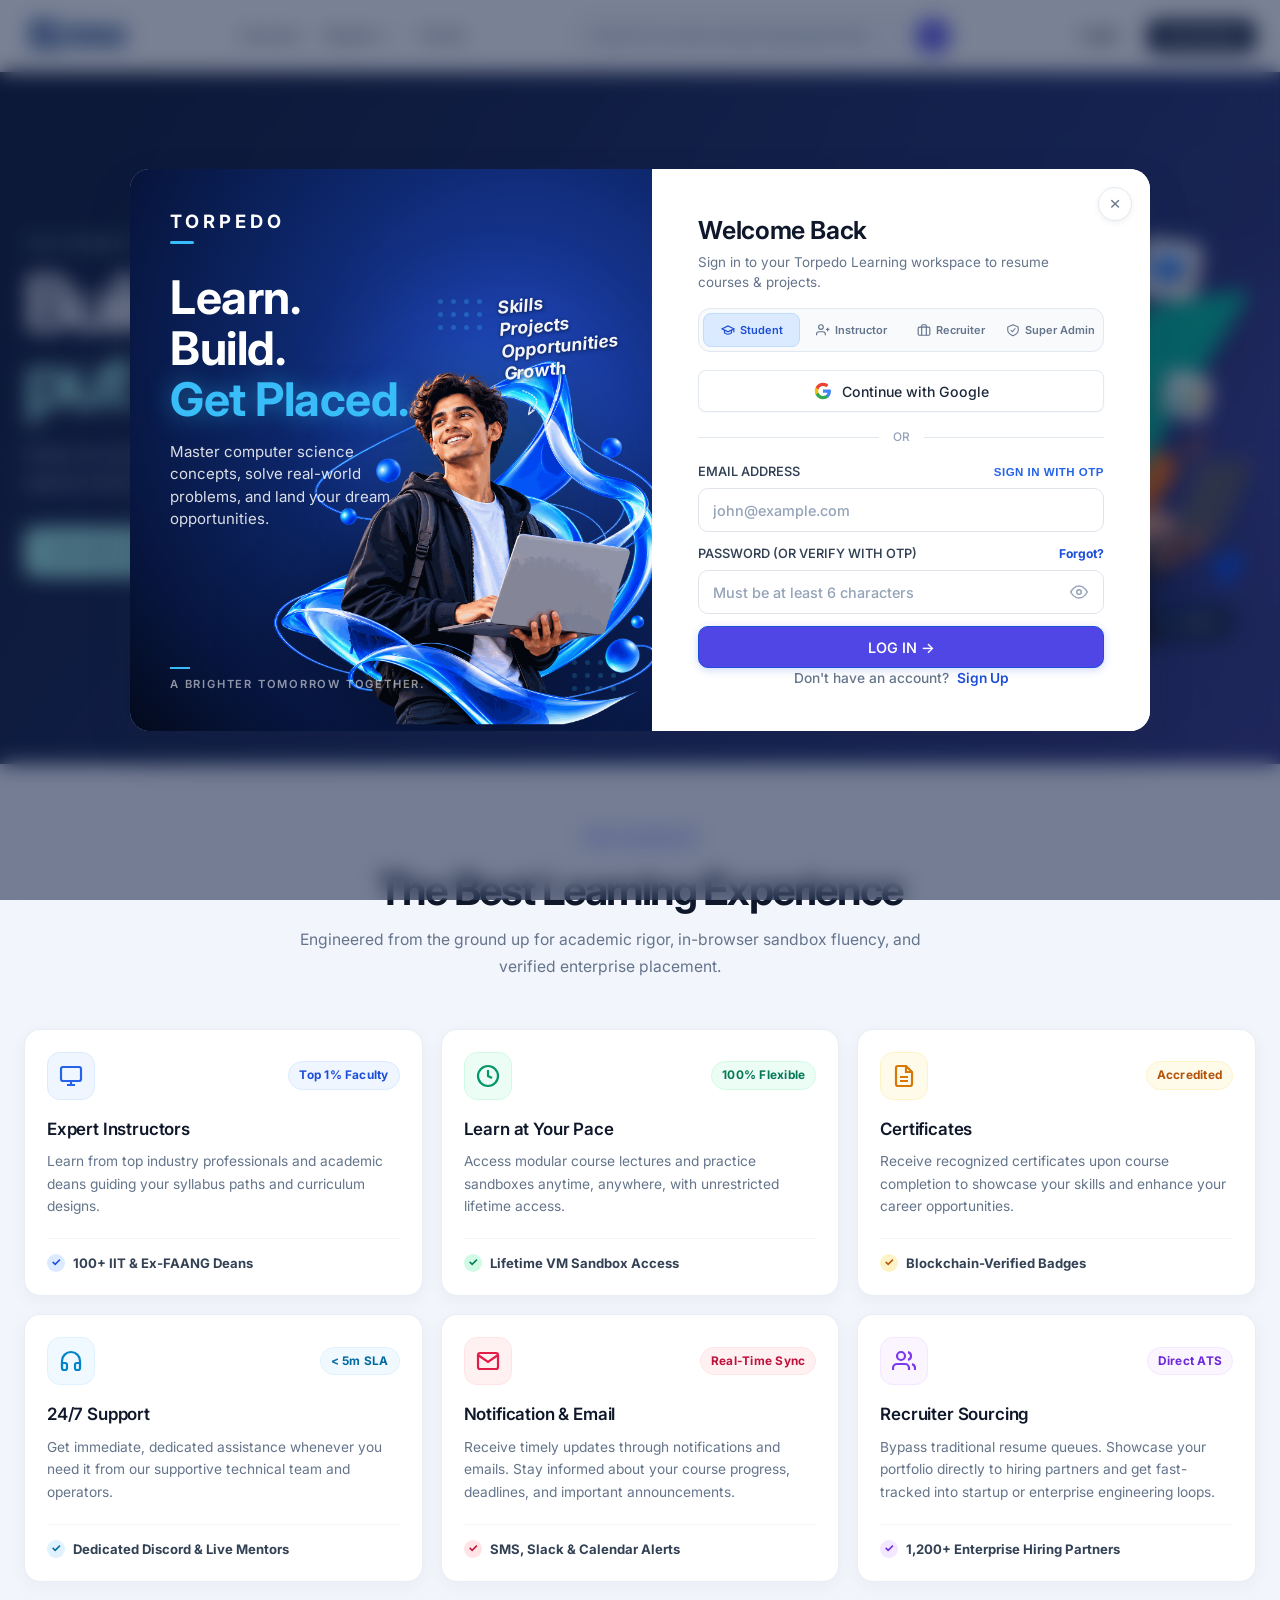
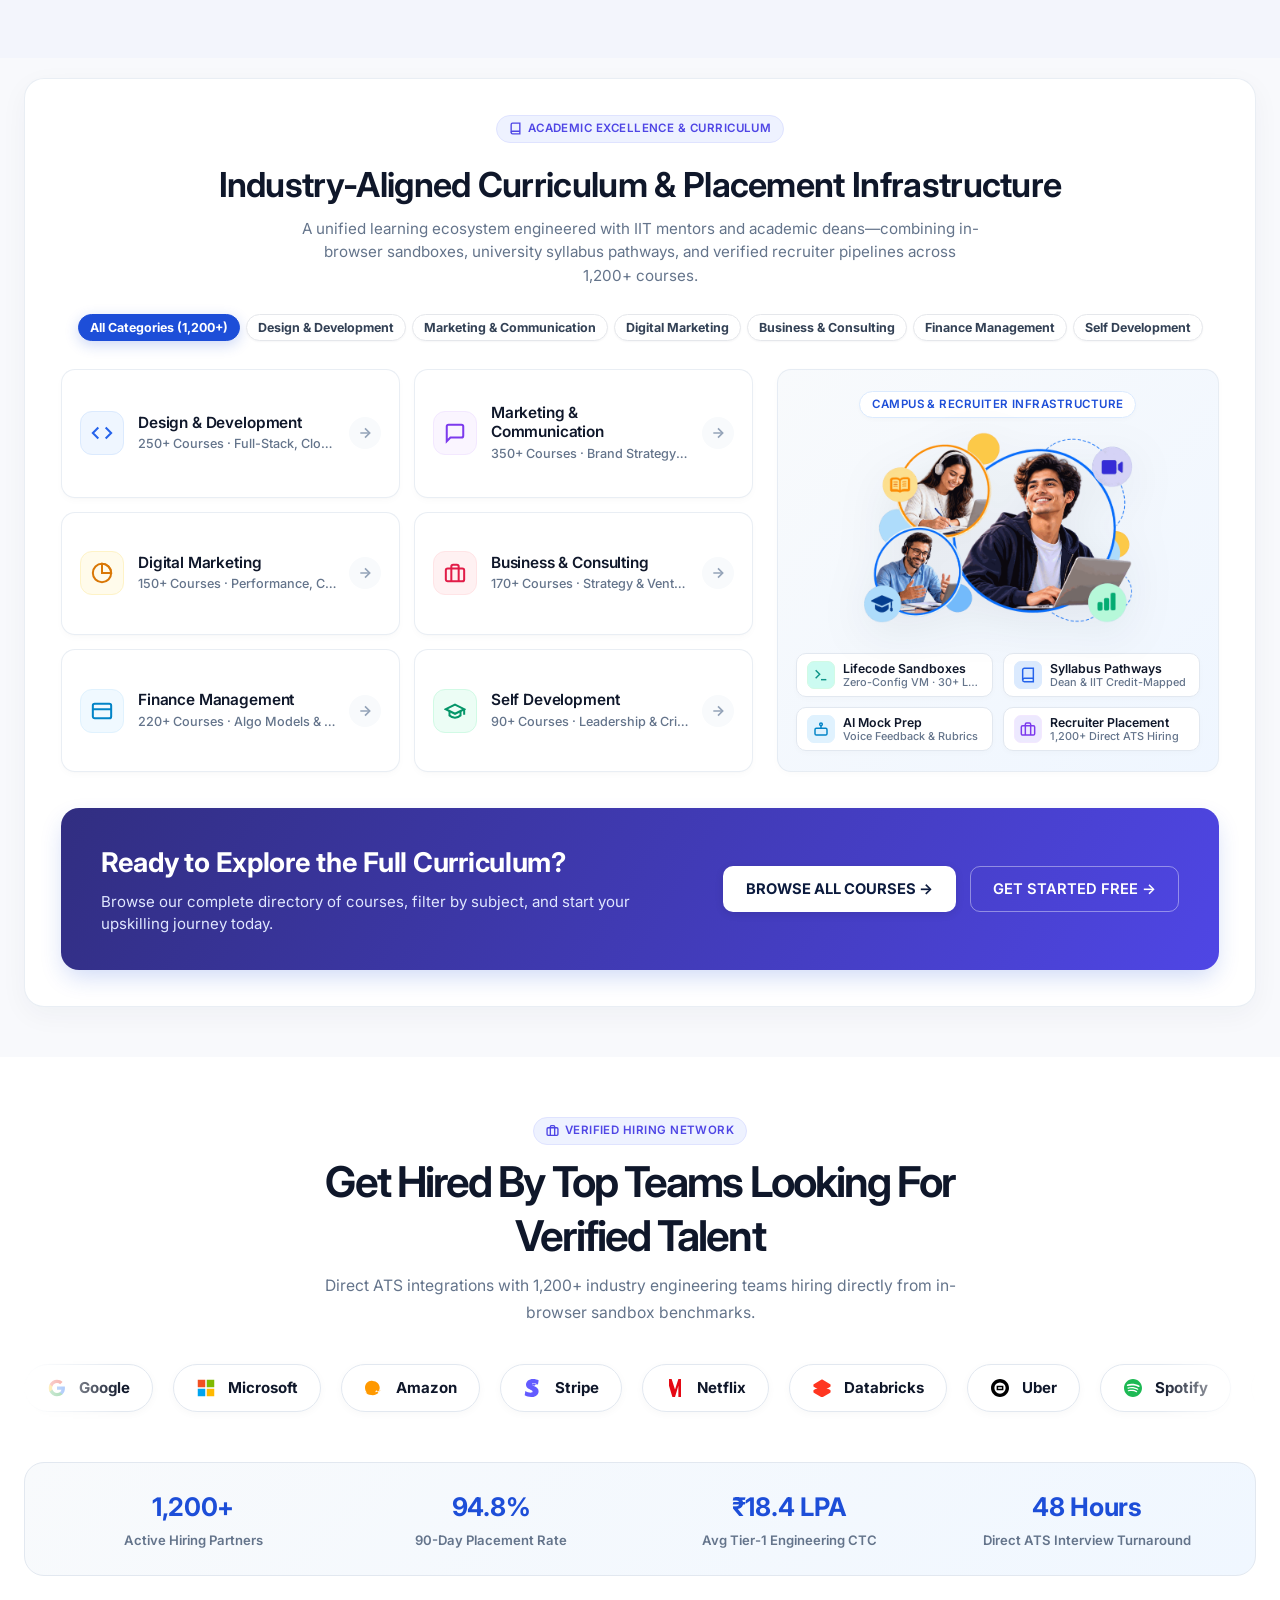
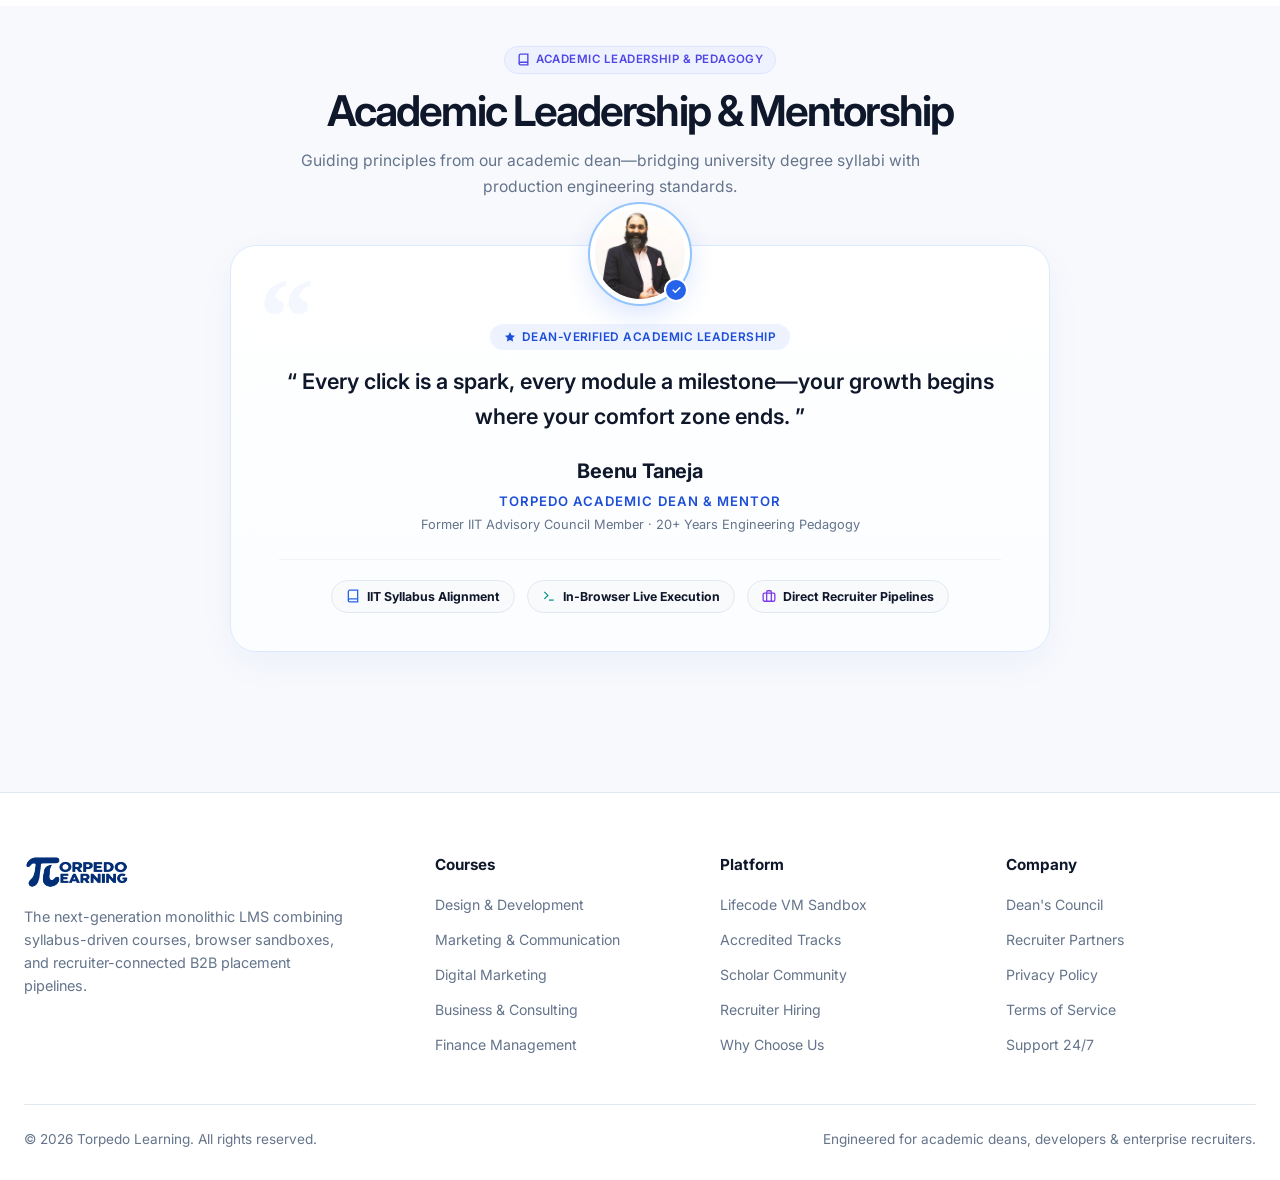
<file: lifecode.html>
<!DOCTYPE html>
<html lang="en">
<head>
  <meta charset="UTF-8">
  <meta name="viewport" content="width=device-width, initial-scale=1.0">
  <title>Lifecode IDE &amp; Problem Arena | Torpedo Learning</title>
  <link rel="icon" type="image/png" href="assets/LOGO.png">

  <!-- Inter & JetBrains Mono Fonts -->
  <link rel="preconnect" href="https://fonts.googleapis.com">
  <link rel="preconnect" href="https://fonts.gstatic.com" crossorigin>
  <link href="https://fonts.googleapis.com/css2?family=Inter:wght@400;500;600;700&family=JetBrains+Mono:wght@400;500;600&display=swap" rel="stylesheet">

  <script>
    // Keep user in unified single-portal view with left-hand navbar
    const params = new URLSearchParams(window.location.search);
    if (!params.get('standalone')) {
      const q = window.location.search ? ('&' + window.location.search.substring(1)) : '';
      window.location.replace("dashboard.html#lifecode" + q);
    }
  </script>

  <style>
    /* ==========================================================================
       LIFECODE DARK THEME DESIGN SYSTEM (LeetCode / VS Code Dark Aesthetic)
       ========================================================================== */
    :root {
      --bg-canvas: #0e0e11;
      --bg-header: #18181b;
      --bg-panel: #1a1a1e;
      --bg-panel-header: #202025;
      --bg-subtle: #26262c;
      --bg-input: #2d2d34;
      --border-subtle: rgba(255, 255, 255, 0.08);
      --border-focus: #3b82f6;

      --text-main: #f4f4f5;
      --text-muted: #a1a1aa;
      --text-dim: #71717a;

      --easy-color: #00b8a3;
      --easy-bg: rgba(0, 184, 163, 0.12);
      --med-color: #ffc01e;
      --med-bg: rgba(255, 192, 30, 0.12);
      --hard-color: #ff375f;
      --hard-bg: rgba(255, 55, 95, 0.12);

      --btn-blue: #2563eb;
      --btn-blue-hover: #1d4ed8;
      --btn-green: #10b981;
      --btn-green-hover: #059669;

      --font-ui: 'Inter', -apple-system, BlinkMacSystemFont, sans-serif;
      --font-code: 'JetBrains Mono', 'Fira Code', monospace;
    }

    * {
      box-sizing: border-box;
      margin: 0;
      padding: 0;
    }

    body {
      background-color: var(--bg-canvas);
      color: var(--text-main);
      font-family: var(--font-ui);
      height: 100vh;
      overflow: hidden;
      display: flex;
      flex-direction: column;
      -webkit-font-smoothing: antialiased;
    }

    /* --------------------------------------------------------------------------
       1. TOP PLATFORM HEADER BAR
       -------------------------------------------------------------------------- */
    .lifecode-navbar {
      height: 48px;
      min-height: 48px;
      background-color: var(--bg-header);
      border-bottom: 1px solid var(--border-subtle);
      display: flex;
      align-items: center;
      justify-content: space-between;
      padding: 0 14px;
      gap: 12px;
      z-index: 50;
    }

    .nav-left-group {
      display: flex;
      align-items: center;
      gap: 10px;
    }

    .nav-brand-logo {
      display: flex;
      align-items: center;
      gap: 6px;
      text-decoration: none;
      color: #ffffff;
      font-weight: 800;
      font-size: 0.95rem;
      letter-spacing: -0.02em;
    }

    .nav-brand-logo img {
      width: 24px;
      height: 24px;
      object-fit: contain;
    }

    .nav-badge-tag {
      font-size: 0.60rem;
      font-weight: 800;
      color: #38bdf8;
      background: rgba(56, 189, 248, 0.12);
      border: 1px solid rgba(56, 189, 248, 0.3);
      border-radius: 4px;
      padding: 1px 5px;
      letter-spacing: 0.05em;
    }

    .nav-divider-v {
      width: 1px;
      height: 20px;
      background: var(--border-subtle);
      margin: 0 4px;
    }

    .problem-list-toggle-btn {
      display: flex;
      align-items: center;
      gap: 8px;
      background: rgba(255, 255, 255, 0.05);
      border: 1px solid var(--border-subtle);
      color: var(--text-main);
      padding: 5px 10px;
      border-radius: 6px;
      font-size: 0.82rem;
      font-weight: 600;
      cursor: pointer;
      transition: all 0.15s ease;
      max-width: 320px;
      white-space: nowrap;
      overflow: hidden;
      text-overflow: ellipsis;
    }

    .problem-list-toggle-btn:hover {
      background: rgba(255, 255, 255, 0.1);
      border-color: rgba(255, 255, 255, 0.2);
    }

    .nav-arrow-btn {
      width: 26px;
      height: 26px;
      border-radius: 6px;
      background: transparent;
      border: 1px solid transparent;
      color: var(--text-muted);
      display: flex;
      align-items: center;
      justify-content: center;
      cursor: pointer;
      transition: all 0.15s;
    }

    .nav-arrow-btn:hover {
      background: rgba(255, 255, 255, 0.08);
      color: #ffffff;
    }

    .nav-center-actions {
      display: flex;
      align-items: center;
      gap: 8px;
    }

    .btn-action-run {
      display: inline-flex;
      align-items: center;
      gap: 6px;
      background: #27272a;
      color: #ffffff;
      border: 1px solid rgba(255, 255, 255, 0.12);
      font-size: 0.80rem;
      font-weight: 600;
      padding: 5px 13px;
      border-radius: 6px;
      cursor: pointer;
      transition: all 0.15s ease;
    }

    .btn-action-run:hover {
      background: #3f3f46;
    }

    .btn-action-submit {
      display: inline-flex;
      align-items: center;
      gap: 6px;
      background: var(--btn-green);
      color: #ffffff;
      border: none;
      font-size: 0.80rem;
      font-weight: 700;
      padding: 5px 15px;
      border-radius: 6px;
      cursor: pointer;
      transition: all 0.15s ease;
    }

    .btn-action-submit:hover {
      background: var(--btn-green-hover);
      box-shadow: 0 0 12px rgba(16, 185, 129, 0.35);
    }

    .nav-right-controls {
      display: flex;
      align-items: center;
      gap: 10px;
    }

    .timer-pill {
      display: flex;
      align-items: center;
      gap: 6px;
      font-family: var(--font-code);
      font-size: 0.76rem;
      color: var(--text-muted);
      background: rgba(255, 255, 255, 0.04);
      padding: 4px 8px;
      border-radius: 6px;
      border: 1px solid var(--border-subtle);
    }

    .solved-stat-badge {
      font-size: 0.72rem;
      font-weight: 750;
      color: #34d399;
      background: rgba(16, 185, 129, 0.1);
      border: 1px solid rgba(16, 185, 129, 0.25);
      border-radius: 999px;
      padding: 3px 9px;
    }

    .nav-icon-link {
      color: var(--text-muted);
      text-decoration: none;
      display: flex;
      align-items: center;
      justify-content: center;
      width: 28px;
      height: 28px;
      border-radius: 6px;
      transition: all 0.15s;
    }

    .nav-icon-link:hover {
      background: rgba(255, 255, 255, 0.08);
      color: #ffffff;
    }

    /* --------------------------------------------------------------------------
       2. WORKSPACE SPLIT LAYOUT (Problem Left / Code + Test Runner Right)
       -------------------------------------------------------------------------- */
    .workspace-main-split {
      flex: 1;
      display: flex;
      overflow: hidden;
      position: relative;
    }

    /* LEFT PANE: DESCRIPTION & EDITORIAL */
    .problem-description-pane {
      width: 46%;
      min-width: 320px;
      max-width: 65%;
      height: 100%;
      background-color: var(--bg-panel);
      display: flex;
      flex-direction: column;
      border-right: 1px solid var(--border-subtle);
    }

    .panel-header-tabs {
      height: 38px;
      min-height: 38px;
      background: var(--bg-panel-header);
      display: flex;
      align-items: center;
      padding: 0 10px;
      border-bottom: 1px solid var(--border-subtle);
      gap: 6px;
    }

    .panel-tab-btn {
      display: inline-flex;
      align-items: center;
      gap: 6px;
      padding: 5px 10px;
      border-radius: 5px;
      background: transparent;
      border: none;
      color: var(--text-muted);
      font-size: 0.78rem;
      font-weight: 600;
      cursor: pointer;
      transition: all 0.12s ease;
    }

    .panel-tab-btn:hover {
      color: #ffffff;
      background: rgba(255, 255, 255, 0.05);
    }

    .panel-tab-btn.active {
      color: #ffffff;
      background: rgba(255, 255, 255, 0.1);
    }

    .panel-scroll-content {
      flex: 1;
      overflow-y: auto;
      padding: 22px 24px;
      color: #e4e4e7;
      font-size: 0.90rem;
      line-height: 1.65;
    }

    .problem-title-headline {
      font-size: 1.4rem;
      font-weight: 750;
      color: #ffffff;
      margin-bottom: 12px;
      display: flex;
      align-items: center;
      gap: 10px;
      letter-spacing: -0.01em;
    }

    .problem-meta-strip {
      display: flex;
      align-items: center;
      gap: 10px;
      margin-bottom: 18px;
      flex-wrap: wrap;
    }

    .difficulty-badge {
      font-size: 0.72rem;
      font-weight: 700;
      padding: 2px 8px;
      border-radius: 999px;
      text-transform: capitalize;
    }

    .difficulty-badge.easy {
      color: var(--easy-color);
      background: var(--easy-bg);
      border: 1px solid rgba(0, 184, 163, 0.3);
    }

    .difficulty-badge.medium {
      color: var(--med-color);
      background: var(--med-bg);
      border: 1px solid rgba(255, 192, 30, 0.3);
    }

    .difficulty-badge.hard {
      color: var(--hard-color);
      background: var(--hard-bg);
      border: 1px solid rgba(255, 55, 95, 0.3);
    }

    .meta-tag-pill {
      font-size: 0.70rem;
      color: var(--text-muted);
      background: rgba(255, 255, 255, 0.06);
      padding: 2px 8px;
      border-radius: 999px;
      border: 1px solid var(--border-subtle);
    }

    .meta-action-btn {
      display: inline-flex;
      align-items: center;
      gap: 4px;
      background: transparent;
      border: none;
      color: var(--text-dim);
      font-size: 0.74rem;
      cursor: pointer;
      padding: 2px 6px;
      border-radius: 4px;
      transition: all 0.15s;
    }

    .meta-action-btn:hover {
      color: var(--text-main);
      background: rgba(255, 255, 255, 0.06);
    }

    .problem-body-text p {
      margin-bottom: 14px;
    }

    .problem-body-text code {
      background: rgba(255, 255, 255, 0.09);
      color: #38bdf8;
      padding: 2px 6px;
      border-radius: 4px;
      font-family: var(--font-code);
      font-size: 0.82rem;
    }

    .problem-example-card {
      background: rgba(0, 0, 0, 0.25);
      border: 1px solid var(--border-subtle);
      border-radius: 8px;
      padding: 12px 14px;
      margin: 16px 0;
    }

    .problem-example-card h4 {
      font-size: 0.82rem;
      font-weight: 700;
      color: var(--text-main);
      margin-bottom: 6px;
    }

    .problem-example-card pre {
      background: transparent;
      font-family: var(--font-code);
      font-size: 0.80rem;
      line-height: 1.5;
      color: #cbd5e1;
      white-space: pre-wrap;
    }

    .problem-constraints-section {
      margin-top: 24px;
      padding-top: 16px;
      border-top: 1px solid var(--border-subtle);
    }

    .problem-constraints-section h4 {
      font-size: 0.85rem;
      font-weight: 700;
      color: #ffffff;
      margin-bottom: 10px;
    }

    .problem-constraints-section ul {
      padding-left: 20px;
      font-size: 0.80rem;
      color: var(--text-muted);
      line-height: 1.7;
    }

    /* RIGHT PANE: CODE EDITOR + TESTCASE RUNNER */
    .editor-test-pane {
      flex: 1;
      height: 100%;
      background-color: var(--bg-canvas);
      display: flex;
      flex-direction: column;
      overflow: hidden;
    }

    /* Editor Toolbar */
    .editor-toolbar-strip {
      height: 38px;
      min-height: 38px;
      background: var(--bg-panel-header);
      border-bottom: 1px solid var(--border-subtle);
      display: flex;
      align-items: center;
      justify-content: space-between;
      padding: 0 12px;
    }

    .editor-tools-left {
      display: flex;
      align-items: center;
      gap: 10px;
    }

    .code-label-tag {
      font-size: 0.78rem;
      font-weight: 700;
      color: #10b981;
      display: flex;
      align-items: center;
      gap: 4px;
    }

    .language-select-dropdown {
      background: rgba(255, 255, 255, 0.08);
      color: #ffffff;
      border: 1px solid var(--border-subtle);
      border-radius: 6px;
      font-size: 0.78rem;
      font-weight: 600;
      padding: 3px 8px;
      cursor: pointer;
      outline: none;
    }

    .editor-tools-right {
      display: flex;
      align-items: center;
      gap: 8px;
    }

    .editor-mini-btn {
      background: transparent;
      border: none;
      color: var(--text-muted);
      font-size: 0.74rem;
      font-weight: 600;
      padding: 3px 8px;
      border-radius: 4px;
      cursor: pointer;
      transition: all 0.12s;
    }

    .editor-mini-btn:hover {
      background: rgba(255, 255, 255, 0.08);
      color: #ffffff;
    }

    /* Real Code Editor Workspace */
    .code-editor-viewport {
      flex: 1;
      position: relative;
      display: flex;
      background: #141416;
      overflow: hidden;
    }

    .code-line-numbers {
      width: 44px;
      background: #101012;
      border-right: 1px solid var(--border-subtle);
      padding: 12px 6px;
      text-align: right;
      font-family: var(--font-code);
      font-size: 0.80rem;
      color: #52525b;
      user-select: none;
      line-height: 1.55;
      overflow: hidden;
    }

    .code-text-area {
      flex: 1;
      background: transparent;
      border: none;
      outline: none;
      color: #38bdf8;
      font-family: var(--font-code);
      font-size: 0.82rem;
      line-height: 1.55;
      padding: 12px 14px;
      resize: none;
      tab-size: 4;
      white-space: pre;
      overflow: auto;
      caret-color: #ffffff;
    }

    /* --------------------------------------------------------------------------
       3. TESTCASE & TEST RESULT RUNNER PANEL (Matching Red Box in Photo 2!)
       -------------------------------------------------------------------------- */
    .testcase-runner-panel {
      height: 250px;
      min-height: 180px;
      max-height: 50%;
      background: #18181b;
      border-top: 1px solid var(--border-subtle);
      display: flex;
      flex-direction: column;
      box-shadow: 0 -4px 15px rgba(0, 0, 0, 0.25);
    }

    .testcase-tab-bar {
      height: 36px;
      background: #202024;
      border-bottom: 1px solid var(--border-subtle);
      display: flex;
      align-items: center;
      padding: 0 10px;
      gap: 12px;
    }

    .testcase-tab-item {
      display: inline-flex;
      align-items: center;
      gap: 6px;
      font-size: 0.76rem;
      font-weight: 600;
      color: var(--text-muted);
      cursor: pointer;
      padding: 4px 8px;
      border-radius: 5px;
      transition: all 0.12s;
    }

    .testcase-tab-item:hover {
      color: #ffffff;
    }

    .testcase-tab-item.active {
      color: #ffffff;
      background: rgba(255, 255, 255, 0.08);
      font-weight: 700;
    }

    .testcase-tab-item svg {
      width: 14px;
      height: 14px;
    }

    .testcase-body-content {
      flex: 1;
      overflow-y: auto;
      padding: 12px 16px;
    }

    /* Pill tabs for Case 1, Case 2, Case 3 */
    .case-pills-row {
      display: flex;
      align-items: center;
      gap: 8px;
      margin-bottom: 14px;
    }

    .case-pill-btn {
      background: #27272a;
      border: 1px solid var(--border-subtle);
      color: var(--text-muted);
      font-size: 0.74rem;
      font-weight: 600;
      padding: 4px 12px;
      border-radius: 6px;
      cursor: pointer;
      transition: all 0.12s;
    }

    .case-pill-btn:hover {
      background: #3f3f46;
      color: #ffffff;
    }

    .case-pill-btn.active {
      background: #3f3f46;
      color: #ffffff;
      border-color: rgba(255, 255, 255, 0.2);
    }

    /* Param fields formatted exactly like reference photo */
    .case-param-group {
      margin-bottom: 10px;
    }

    .case-param-label {
      font-size: 0.70rem;
      font-family: var(--font-code);
      color: var(--text-dim);
      margin-bottom: 4px;
    }

    .case-param-box {
      background: #27272a;
      border: 1px solid rgba(255, 255, 255, 0.06);
      border-radius: 8px;
      padding: 8px 12px;
      font-family: var(--font-code);
      font-size: 0.80rem;
      color: #e4e4e7;
      outline: none;
      width: 100%;
    }

    /* Test Result Tab Display */
    .result-status-headline {
      font-size: 1.1rem;
      font-weight: 800;
      display: flex;
      align-items: center;
      gap: 10px;
      margin-bottom: 10px;
    }

    .result-status-headline.passed {
      color: #10b981;
    }

    .result-status-headline.failed {
      color: #ef4444;
    }

    .result-metrics-bar {
      display: flex;
      gap: 16px;
      font-size: 0.75rem;
      color: var(--text-muted);
      margin-bottom: 12px;
      padding-bottom: 8px;
      border-bottom: 1px solid var(--border-subtle);
    }

    .result-metrics-bar strong {
      color: #ffffff;
    }

    .result-diff-card {
      background: rgba(0, 0, 0, 0.3);
      border-radius: 8px;
      padding: 10px 12px;
      margin-bottom: 8px;
      font-family: var(--font-code);
      font-size: 0.78rem;
    }

    .diff-label {
      color: var(--text-dim);
      font-size: 0.70rem;
      margin-bottom: 2px;
    }

    .diff-value {
      color: #ffffff;
      margin-bottom: 6px;
    }

    .diff-value.wrong {
      color: #f87171;
    }

    .diff-value.correct {
      color: #34d399;
    }

    /* --------------------------------------------------------------------------
       4. PROBLEMS EXPLORER DRAWER / MODAL (500+ Problems)
       -------------------------------------------------------------------------- */
    .problems-modal-backdrop {
      position: fixed;
      top: 0;
      left: 0;
      width: 100vw;
      height: 100vh;
      background: rgba(0, 0, 0, 0.75);
      backdrop-filter: blur(8px);
      z-index: 1000;
      display: none;
      align-items: center;
      justify-content: center;
      padding: 20px;
    }

    .problems-modal-backdrop.active {
      display: flex;
    }

    .problems-catalog-card {
      background: #18181b;
      border: 1px solid rgba(255, 255, 255, 0.12);
      border-radius: 14px;
      width: 100%;
      max-width: 960px;
      height: 82vh;
      display: flex;
      flex-direction: column;
      box-shadow: 0 25px 60px rgba(0, 0, 0, 0.6);
      overflow: hidden;
    }

    .catalog-modal-header {
      padding: 14px 20px;
      border-bottom: 1px solid var(--border-subtle);
      display: flex;
      align-items: center;
      justify-content: space-between;
      background: #202025;
    }

    .catalog-modal-header h3 {
      font-size: 1.05rem;
      font-weight: 750;
      color: #ffffff;
      display: flex;
      align-items: center;
      gap: 8px;
    }

    .catalog-filters-row {
      padding: 12px 20px;
      background: #1a1a1e;
      border-bottom: 1px solid var(--border-subtle);
      display: flex;
      align-items: center;
      gap: 10px;
      flex-wrap: wrap;
    }

    .catalog-search-input {
      flex: 1;
      min-width: 200px;
      background: #27272a;
      border: 1px solid var(--border-subtle);
      border-radius: 6px;
      padding: 6px 12px;
      color: #ffffff;
      font-size: 0.82rem;
      outline: none;
    }

    .catalog-select-box {
      background: #27272a;
      border: 1px solid var(--border-subtle);
      border-radius: 6px;
      padding: 6px 10px;
      color: #ffffff;
      font-size: 0.80rem;
      outline: none;
      cursor: pointer;
    }

    .catalog-table-scroll {
      flex: 1;
      overflow-y: auto;
      padding: 0;
    }

    .catalog-table {
      width: 100%;
      border-collapse: collapse;
      font-size: 0.82rem;
    }

    .catalog-table th {
      background: #202025;
      color: var(--text-dim);
      font-size: 0.70rem;
      font-weight: 750;
      text-transform: uppercase;
      letter-spacing: 0.05em;
      padding: 10px 16px;
      text-align: left;
      position: sticky;
      top: 0;
      z-index: 5;
    }

    .catalog-table td {
      padding: 10px 16px;
      border-bottom: 1px solid rgba(255, 255, 255, 0.04);
      color: var(--text-muted);
    }

    .catalog-table tr {
      cursor: pointer;
      transition: background 0.12s;
    }

    .catalog-table tr:hover {
      background: rgba(255, 255, 255, 0.05);
    }

    .catalog-table tr.active-problem {
      background: rgba(37, 99, 235, 0.15);
    }

    .prob-title-cell {
      color: #ffffff;
      font-weight: 600;
    }

    .prob-solved-icon {
      color: #10b981;
      font-weight: 800;
    }

    .catalog-modal-footer {
      padding: 10px 20px;
      background: #202025;
      border-top: 1px solid var(--border-subtle);
      display: flex;
      align-items: center;
      justify-content: space-between;
      font-size: 0.78rem;
      color: var(--text-dim);
    }

    /* Modal Close */
    .modal-close-x {
      background: transparent;
      border: none;
      color: var(--text-muted);
      font-size: 1.1rem;
      cursor: pointer;
      padding: 4px 8px;
      border-radius: 4px;
    }

    .modal-close-x:hover {
      background: rgba(255, 255, 255, 0.1);
      color: #ffffff;
    }

    /* Toast Notification */
    .toast-popup {
      position: fixed;
      bottom: 24px;
      right: 24px;
      background: #18181b;
      border: 1px solid #3b82f6;
      color: #ffffff;
      padding: 10px 16px;
      border-radius: 8px;
      font-size: 0.82rem;
      box-shadow: 0 10px 30px rgba(0, 0, 0, 0.5);
      z-index: 9999;
      display: none;
      align-items: center;
      gap: 8px;
      animation: toastIn 0.2s ease-out;
    }

    /* ==========================================================================
       LIFECODE ARENA HUB (Hero Banner, Daily Challenge & Practice Library)
       ========================================================================== */
    .lifecode-hub-container {
      flex: 1;
      overflow-y: auto;
      padding: 24px 36px 48px 36px;
      background-color: var(--bg-canvas);
      animation: lcHubFadeIn 0.25s cubic-bezier(0.16, 1, 0.3, 1);
    }

    @keyframes lcHubFadeIn {
      from { opacity: 0; transform: translateY(6px); }
      to { opacity: 1; transform: translateY(0); }
    }

    .lc-hub-banner-frame {
      position: relative;
      width: 100%;
      min-height: 250px;
      border-radius: 14px;
      overflow: hidden;
      margin-bottom: 22px;
      background-color: #18181b;
      background-image: url('assets/lifecode-banner.png?v=lc_hub_v1');
      background-position: center right;
      background-size: cover;
      background-repeat: no-repeat;
      border: 1px solid rgba(255, 255, 255, 0.12);
      box-shadow: 0 4px 20px rgba(0, 0, 0, 0.5);
      display: flex;
      align-items: center;
    }

    .lc-hub-banner-overlay {
      position: absolute;
      inset: 0;
      background: linear-gradient(
        90deg,
        rgba(14, 14, 17, 0.98) 0%,
        rgba(14, 14, 17, 0.93) 38%,
        rgba(14, 14, 17, 0.65) 60%,
        rgba(14, 14, 17, 0.20) 82%,
        transparent 100%
      );
      pointer-events: none;
      z-index: 1;
    }

    .lc-hub-banner-content {
      position: relative;
      z-index: 2;
      padding: 30px 40px;
      max-width: 620px;
    }

    .lc-hub-pill {
      display: inline-flex;
      align-items: center;
      gap: 6px;
      background: rgba(56, 189, 248, 0.12);
      color: #38bdf8;
      border: 1px solid rgba(56, 189, 248, 0.3);
      font-size: 0.70rem;
      font-weight: 800;
      letter-spacing: 0.06em;
      padding: 4px 10px;
      border-radius: 999px;
      margin-bottom: 10px;
      text-transform: uppercase;
    }

    .lc-hub-title {
      margin: 0 0 8px 0;
      font-family: var(--font-ui);
      font-size: 2.35rem;
      font-weight: 850;
      line-height: 1.12;
      letter-spacing: -0.03em;
      color: #ffffff;
    }

    .lc-hub-title-blue {
      color: #38bdf8;
      background: linear-gradient(135deg, #38bdf8 0%, #3b82f6 100%);
      -webkit-background-clip: text;
      -webkit-text-fill-color: transparent;
    }

    .lc-hub-accent-bar {
      width: 38px;
      height: 4px;
      background: #38bdf8;
      border-radius: 999px;
      margin: 10px 0 12px 0;
    }

    .lc-hub-desc {
      font-size: 0.88rem;
      color: #a1a1aa;
      line-height: 1.55;
      margin: 0 0 18px 0;
    }

    .lc-hub-actions-row {
      display: flex;
      align-items: center;
      gap: 12px;
      flex-wrap: wrap;
    }

    .lc-btn-hub-primary {
      background: linear-gradient(135deg, #2563eb 0%, #1d4ed8 100%);
      color: #ffffff;
      font-weight: 750;
      font-size: 0.86rem;
      padding: 10px 18px;
      border-radius: 8px;
      border: none;
      box-shadow: 0 4px 14px rgba(37, 99, 235, 0.4);
      cursor: pointer;
      display: inline-flex;
      align-items: center;
      gap: 8px;
      transition: all 0.15s ease;
    }

    .lc-btn-hub-primary:hover {
      transform: translateY(-1px);
      box-shadow: 0 6px 20px rgba(37, 99, 235, 0.5);
    }

    .lc-btn-hub-secondary {
      background: rgba(255, 255, 255, 0.08);
      color: #ffffff;
      font-weight: 700;
      font-size: 0.86rem;
      padding: 9px 16px;
      border-radius: 8px;
      border: 1px solid rgba(255, 255, 255, 0.15);
      cursor: pointer;
      display: inline-flex;
      align-items: center;
      gap: 8px;
      transition: all 0.15s ease;
    }

    .lc-btn-hub-secondary:hover {
      background: rgba(255, 255, 255, 0.14);
      border-color: rgba(255, 255, 255, 0.25);
      transform: translateY(-1px);
    }

    .lc-btn-hub-random {
      background: rgba(255, 255, 255, 0.05);
      color: #d4d4d8;
      font-weight: 700;
      font-size: 0.84rem;
      padding: 9px 14px;
      border-radius: 8px;
      border: 1px solid rgba(255, 255, 255, 0.1);
      cursor: pointer;
      display: inline-flex;
      align-items: center;
      gap: 6px;
      transition: all 0.15s ease;
    }

    .lc-btn-hub-random:hover {
      background: rgba(255, 255, 255, 0.1);
      color: #ffffff;
    }

    /* Mastery Stats Strip */
    .lc-hub-stats-strip {
      display: grid;
      grid-template-columns: repeat(4, 1fr);
      gap: 12px;
      margin-bottom: 20px;
    }

    .lc-stat-box {
      background: var(--bg-panel);
      border: 1px solid var(--border-subtle);
      border-radius: 12px;
      padding: 11px 15px;
      display: flex;
      align-items: center;
      gap: 12px;
      transition: transform 0.22s cubic-bezier(0.16, 1, 0.3, 1), box-shadow 0.22s ease, border-color 0.22s ease;
    }

    .lc-stat-box:nth-child(1):hover {
      transform: translateY(-3px);
      border-color: rgba(245, 158, 11, 0.4);
      box-shadow: 0 10px 22px -4px rgba(245, 158, 11, 0.2);
    }
    .lc-stat-box:nth-child(2):hover {
      transform: translateY(-3px);
      border-color: rgba(56, 189, 248, 0.4);
      box-shadow: 0 10px 22px -4px rgba(56, 189, 248, 0.2);
    }
    .lc-stat-box:nth-child(3):hover {
      transform: translateY(-3px);
      border-color: rgba(16, 185, 129, 0.4);
      box-shadow: 0 10px 22px -4px rgba(16, 185, 129, 0.2);
    }
    .lc-stat-box:nth-child(4):hover {
      transform: translateY(-3px);
      border-color: rgba(168, 85, 247, 0.4);
      box-shadow: 0 10px 22px -4px rgba(168, 85, 247, 0.2);
    }

    .lc-stat-box-icon {
      width: 38px;
      height: 38px;
      border-radius: 9px;
      display: flex;
      align-items: center;
      justify-content: center;
      font-size: 1.18rem;
      flex-shrink: 0;
      transition: transform 0.28s cubic-bezier(0.34, 1.56, 0.64, 1);
    }

    .lc-stat-box:hover .lc-stat-box-icon {
      transform: scale(1.12) rotate(4deg);
    }

    .lc-stat-box-amber { background: rgba(245, 158, 11, 0.15); color: #f59e0b; border: 1px solid rgba(245, 158, 11, 0.25); }
    .lc-stat-box-blue { background: rgba(56, 189, 248, 0.15); color: #38bdf8; border: 1px solid rgba(56, 189, 248, 0.25); }
    .lc-stat-box-green { background: rgba(16, 185, 129, 0.15); color: #10b981; border: 1px solid rgba(16, 185, 129, 0.25); }
    .lc-stat-box-purple { background: rgba(168, 85, 247, 0.15); color: #c084fc; border: 1px solid rgba(168, 85, 247, 0.25); }

    .lc-stat-box-label {
      font-size: 0.68rem;
      text-transform: uppercase;
      letter-spacing: 0.07em;
      font-weight: 750;
      color: var(--text-dim);
      margin-bottom: 2px;
    }

    .lc-stat-box-val {
      font-size: 1.25rem;
      font-weight: 850;
      color: #ffffff;
      line-height: 1.15;
    }

    .lc-stat-box-sub {
      font-size: 0.70rem;
      color: var(--text-muted);
      margin-top: 1px;
    }

    /* 2 Core Choices: Daily Problem vs Practice Tracks */
    .lc-hub-choice-grid {
      display: grid;
      grid-template-columns: 1.14fr 0.86fr;
      gap: 14px;
      margin-bottom: 20px;
    }

    .lc-hub-daily-card {
      background: var(--bg-panel);
      background-image: radial-gradient(circle at 95% 10%, rgba(249, 115, 22, 0.15) 0%, transparent 55%);
      border: 1px solid rgba(249, 115, 22, 0.35);
      border-radius: 14px;
      padding: 18px 20px;
      position: relative;
      overflow: hidden;
      display: flex;
      flex-direction: column;
      justify-content: space-between;
      box-shadow: 0 4px 20px rgba(249, 115, 22, 0.08);
      transition: transform 0.22s ease, border-color 0.22s ease, box-shadow 0.22s ease;
    }

    .lc-hub-daily-card:hover {
      transform: translateY(-2px);
      border-color: rgba(249, 115, 22, 0.6);
      box-shadow: 0 12px 28px -4px rgba(249, 115, 22, 0.2);
    }

    .lc-hub-daily-card::before {
      content: '';
      position: absolute;
      top: 0;
      left: 0;
      right: 0;
      height: 3px;
      background: linear-gradient(90deg, #f59e0b 0%, #f97316 50%, #ea580c 100%);
    }

    .lc-hub-tracks-card {
      background: var(--bg-panel);
      background-image: radial-gradient(circle at 95% 10%, rgba(56, 189, 248, 0.12) 0%, transparent 55%);
      border: 1px solid var(--border-subtle);
      border-radius: 14px;
      padding: 18px 20px;
      position: relative;
      overflow: hidden;
      display: flex;
      flex-direction: column;
      justify-content: space-between;
      transition: transform 0.22s ease, border-color 0.22s ease, box-shadow 0.22s ease;
    }

    .lc-hub-tracks-card:hover {
      transform: translateY(-2px);
      border-color: rgba(56, 189, 248, 0.4);
      box-shadow: 0 12px 28px -4px rgba(56, 189, 248, 0.15);
    }

    .lc-hub-tracks-card::before {
      content: '';
      position: absolute;
      top: 0;
      left: 0;
      right: 0;
      height: 3px;
      background: linear-gradient(90deg, #38bdf8 0%, #3b82f6 100%);
    }

    .lc-hub-tracks-grid {
      display: grid;
      grid-template-columns: 1fr 1fr;
      gap: 8px;
      margin: 10px 0 12px 0;
    }

    .lc-hub-track-tile {
      background: var(--bg-subtle);
      border: 1px solid var(--border-subtle);
      border-radius: 8px;
      padding: 8px 11px;
      cursor: pointer;
      transition: all 0.18s cubic-bezier(0.16, 1, 0.3, 1);
    }

    .lc-hub-track-tile:hover {
      background: rgba(56, 189, 248, 0.12);
      border-color: rgba(56, 189, 248, 0.4);
      transform: translateY(-2px);
      box-shadow: 0 4px 12px -2px rgba(56, 189, 248, 0.2);
    }

    /* Practice Library Section */
    .lc-hub-practice-wrap {
      background: var(--bg-panel);
      border: 1px solid var(--border-subtle);
      border-radius: 14px;
      padding: 18px 20px;
    }

    .lc-hub-filter-bar {
      display: flex;
      align-items: center;
      gap: 10px;
      margin: 14px 0;
      flex-wrap: wrap;
    }

    .lc-hub-search-input {
      flex: 1;
      min-width: 240px;
      background: var(--bg-input);
      border: 1px solid var(--border-subtle);
      color: var(--text-main);
      padding: 8px 14px;
      border-radius: 8px;
      font-size: 0.84rem;
      outline: none;
    }

    .lc-hub-search-input:focus {
      border-color: var(--border-focus);
    }

    .lc-hub-select {
      background: var(--bg-input);
      border: 1px solid var(--border-subtle);
      color: var(--text-main);
      padding: 8px 12px;
      border-radius: 8px;
      font-size: 0.84rem;
      outline: none;
      cursor: pointer;
    }

    .lc-hub-cats-bar {
      display: flex;
      gap: 8px;
      overflow-x: auto;
      padding-bottom: 10px;
      margin-bottom: 12px;
      border-bottom: 1px solid var(--border-subtle);
    }

    .lc-hub-cat-pill {
      background: var(--bg-subtle);
      color: var(--text-muted);
      border: 1px solid transparent;
      padding: 4px 12px;
      border-radius: 999px;
      font-size: 0.76rem;
      font-weight: 700;
      cursor: pointer;
      white-space: nowrap;
      transition: all 0.12s;
    }

    .lc-hub-cat-pill:hover {
      color: #ffffff;
      background: rgba(255, 255, 255, 0.1);
    }

    .lc-hub-cat-pill.active {
      background: #2563eb;
      color: #ffffff;
      border-color: #3b82f6;
    }

    .lc-hub-table-pane {
      overflow-x: auto;
      border: 1px solid var(--border-subtle);
      border-radius: 8px;
    }

    .lc-hub-table-pane table {
      width: 100%;
      border-collapse: collapse;
      font-size: 0.82rem;
    }

    .lc-hub-table-pane th {
      background: var(--bg-subtle);
      color: var(--text-dim);
      font-size: 0.72rem;
      font-weight: 750;
      text-transform: uppercase;
      letter-spacing: 0.05em;
      padding: 10px 14px;
      text-align: left;
      border-bottom: 1px solid var(--border-subtle);
    }

    .lc-hub-table-pane td {
      padding: 10px 14px;
      border-bottom: 1px solid rgba(255, 255, 255, 0.04);
      color: var(--text-main);
      vertical-align: middle;
    }

    .lc-hub-row:hover {
      background: var(--bg-subtle);
    }

    .lc-btn-hub-solve {
      background: rgba(56, 189, 248, 0.15);
      color: #38bdf8;
      border: 1px solid rgba(56, 189, 248, 0.35);
      font-size: 0.76rem;
      font-weight: 750;
      padding: 4px 10px;
      border-radius: 6px;
      cursor: pointer;
      transition: all 0.12s;
    }

    .lc-btn-hub-solve:hover {
      background: #2563eb;
      color: #ffffff;
      border-color: #2563eb;
    }
  </style>
  <link rel="stylesheet" href="css/torpedo-refresh.css">
  <script defer src="js/torpedo-refresh.js"></script>
</head>
<body>

  <!-- ======================================================================
       1. TOP PLATFORM NAVBAR
       ====================================================================== -->
  <header class="lifecode-navbar">
    <div class="nav-left-group">
      <a href="dashboard.html" class="nav-brand-logo" title="Back to Torpedo Dashboard">
        <img src="assets/LOGO.png" alt="Torpedo Logo">
        <span>Torpedo</span>
        <span class="nav-badge-tag">LIFECODE</span>
      </a>

      <button type="button" class="btn-hub-toggle" id="btn-back-hub" onclick="showLifecodeHub()" style="background: rgba(56, 189, 248, 0.12); color: #38bdf8; border: 1px solid rgba(56, 189, 248, 0.3); font-size: 0.74rem; font-weight: 750; padding: 4px 10px; border-radius: 6px; cursor: pointer; display: inline-flex; align-items: center; gap: 4px;" title="Go to Lifecode Problem Hub">
        ‹ Problem Hub
      </button>

      <button type="button" class="btn-hub-toggle" id="btn-quick-open-editor" onclick="openProblemInEditor(1552)" style="background: rgba(37, 99, 235, 0.18); color: #60a5fa; border: 1px solid rgba(37, 99, 235, 0.35); font-size: 0.74rem; font-weight: 750; padding: 4px 11px; border-radius: 6px; cursor: pointer; display: none; align-items: center; gap: 5px;" title="Open Code Editor">
        💻 Open Code IDE →
      </button>

      <div class="nav-divider-v" id="nav-hub-divider"></div>

      <!-- Problem List Dropdown Button -->
      <button type="button" class="problem-list-toggle-btn" onclick="openProblemCatalogModal()" title="Explore 500+ Coding Problems">
        <svg width="15" height="15" viewBox="0 0 24 24" fill="none" stroke="currentColor" stroke-width="2.2"><line x1="8" y1="6" x2="21" y2="6"/><line x1="8" y1="12" x2="21" y2="12"/><line x1="8" y1="18" x2="21" y2="18"/><line x1="3" y1="6" x2="3.01" y2="6"/><line x1="3" y1="12" x2="3.01" y2="12"/><line x1="3" y1="18" x2="3.01" y2="18"/></svg>
        <span id="nav-problem-title">1552. Magnetic Force Between Two Balls</span>
        <svg width="12" height="12" viewBox="0 0 24 24" fill="none" stroke="currentColor" stroke-width="2"><polyline points="6 9 12 15 18 9"/></svg>
      </button>

      <!-- Prev & Next Problem Buttons -->
      <button type="button" class="nav-arrow-btn" id="btn-prev-problem" onclick="navigateAdjacentProblem('prev')" title="Previous Problem">
        <svg width="14" height="14" viewBox="0 0 24 24" fill="none" stroke="currentColor" stroke-width="2.2"><polyline points="15 18 9 12 15 6"/></svg>
      </button>
      <button type="button" class="nav-arrow-btn" id="btn-next-problem" onclick="navigateAdjacentProblem('next')" title="Next Problem">
        <svg width="14" height="14" viewBox="0 0 24 24" fill="none" stroke="currentColor" stroke-width="2.2"><polyline points="9 18 15 12 9 6"/></svg>
      </button>

      <!-- Shuffle / Pick Random Problem -->
      <button type="button" class="nav-arrow-btn" onclick="pickRandomProblem()" title="Pick Random Problem (Shuffle)">
        <svg width="14" height="14" viewBox="0 0 24 24" fill="none" stroke="currentColor" stroke-width="2.2"><polyline points="16 3 21 3 21 8"/><line x1="4" y1="20" x2="21" y2="3"/><polyline points="21 16 21 21 16 21"/><line x1="15" y1="15" x2="21" y2="21"/><line x1="4" y1="4" x2="9" y2="9"/></svg>
      </button>
    </div>

    <!-- Center Run / Submit Controls -->
    <div class="nav-center-actions">
      <button type="button" class="btn-action-run" onclick="runActiveCode()" id="btn-run-code" title="Run Sample Testcases (Ctrl + ')">
        <svg width="13" height="13" viewBox="0 0 24 24" fill="currentColor"><polygon points="5 3 19 12 5 21 5 3"/></svg>
        <span>Run</span>
      </button>
      <button type="button" class="btn-action-submit" onclick="submitOfficialCode()" id="btn-submit-code" title="Submit to Official Judge (Ctrl + Enter)">
        <svg width="13" height="13" viewBox="0 0 24 24" fill="none" stroke="currentColor" stroke-width="2.4"><path d="M19 21H5a2 2 0 0 1-2-2V5a2 2 0 0 1 2-2h11l5 5v11a2 2 0 0 1-2 2z"/><polyline points="17 21 17 13 7 13 7 21"/><polyline points="7 3 7 8 15 8"/></svg>
        <span>Submit</span>
      </button>
    </div>

    <!-- Right Controls: Timer, Solved Pill, Fullscreen, Back to Dashboard -->
    <div class="nav-right-controls">
      <div class="timer-pill" id="interview-timer" title="Interview Practice Stopwatch">
        <span style="color: #38bdf8;">⏱</span>
        <span id="timer-display">00:00</span>
      </div>

      <div class="solved-stat-badge" id="stat-solved-badge" title="Problems Solved on Torpedo Lifecode">
        🔥 <span id="solved-count-num">2</span> / 520 Solved
      </div>

      <a href="dashboard.html" class="nav-icon-link" title="Exit to Student Dashboard">
        <svg width="16" height="16" viewBox="0 0 24 24" fill="none" stroke="currentColor" stroke-width="2.2"><path d="M18 6L6 18M6 6l12 12"/></svg>
      </a>

      <button type="button" onclick="localStorage.removeItem('torpedo_user'); localStorage.removeItem('torpedo_token'); localStorage.removeItem('torpedoSession'); window.location.href='index.html';" class="nav-icon-link" title="Sign Out / Log Out" style="background: none; border: none; color: #ef4444; cursor: pointer;">
        <svg width="16" height="16" viewBox="0 0 24 24" fill="none" stroke="currentColor" stroke-width="2.2"><path d="M9 21H5a2 2 0 0 1-2-2V5a2 2 0 0 1 2-2h4"/><polyline points="16 17 21 12 16 7"/><line x1="21" y1="12" x2="9" y2="12"/></svg>
      </button>
    </div>
  </header>

  <!-- ======================================================================
       2. LIFECODE ARENA HUB VIEW (Landing Screen with Daylight Banner)
       ====================================================================== -->
  <div id="lifecode-hub-view" class="lifecode-hub-container">
    
    <!-- 1. Consolidated Lifecode Command Deck (De-Bulked) -->
    <div class="lc-command-deck" style="background: var(--bg-panel); border-color: var(--border-subtle); color: var(--text-main);">
      <div class="lc-deck-left">
        <span class="lc-deck-pill" style="background: rgba(37,99,235,0.15); border-color: rgba(37,99,235,0.3); color: #60a5fa;">⚡ 520+ CODING CHALLENGES</span>
        <h1 class="lc-deck-title" style="color: #ffffff;">Lifecode Algorithm Arena</h1>
        <p class="lc-deck-desc" style="color: var(--text-muted);">Curated Data Structures &amp; Algorithms with automated judge execution, multi-language compiler, and FAANG interview sprint tracks.</p>
        
        <div class="lc-deck-actions">
          <button type="button" class="lc-btn-hub-primary" onclick="openProblemInEditor(1552)">
            <span>⚡ Daily Problem (#1552)</span>
          </button>
          <button type="button" class="lc-btn-hub-random" onclick="pickRandomProblem()">
            <span>🔀 Pick Random Sprint</span>
          </button>
          <button type="button" class="lc-btn-hub-secondary" onclick="scrollToPracticeWrap()">
            <span>Practice Library ↓</span>
          </button>
        </div>
      </div>

      <div class="lc-deck-stats" style="background: rgba(0,0,0,0.25); border-color: var(--border-subtle);">
        <div class="lc-deck-stat-item">
          <span class="lc-deck-stat-label" style="color: var(--text-dim);">Solved</span>
          <span class="lc-deck-stat-val" style="color: #ffffff;" id="hub-solved-val">2 / 520</span>
          <span class="lc-deck-stat-sub" style="color: #34d399;">Top 2.4%</span>
        </div>
        <div class="lc-deck-stat-item">
          <span class="lc-deck-stat-label" style="color: var(--text-dim);">Streak</span>
          <span class="lc-deck-stat-val" style="color: #ffffff;">4 Days</span>
          <span class="lc-deck-stat-sub" style="color: #fb923c;">+120 TRP</span>
        </div>
        <div class="lc-deck-stat-item">
          <span class="lc-deck-stat-label" style="color: var(--text-dim);">Accuracy</span>
          <span class="lc-deck-stat-val" style="color: #ffffff;">100%</span>
          <span class="lc-deck-stat-sub" style="color: #60a5fa;">4 Accepted</span>
        </div>
      </div>
    </div>

    <!-- 2. Daily Problem Spotlight Strip -->
    <div class="lc-daily-spotlight-strip" style="background: rgba(249,115,22,0.12); border-color: rgba(249,115,22,0.25); color: #fed7aa;">
      <div class="lc-spotlight-left">
        <span class="lc-spotlight-badge" style="background: #ea580c;">Problem of the Day</span>
        <span class="lc-spotlight-title" style="color: #fb923c;" onclick="openProblemInEditor(1552)">1552. Magnetic Force Between Two Balls</span>
        <span class="lc-diff-badge Medium" style="font-size: 0.65rem; padding: 1px 6px;">Medium</span>
        <span class="lc-tag-chip" style="font-size: 0.65rem; padding: 1px 6px; background: rgba(255,255,255,0.08); color: #cbd5e1;">Binary Search</span>
        <span style="font-size: 0.70rem; color: #fb923c; font-weight: 600;">⏳ Resets in 05h 14m</span>
      </div>
      <div style="display: flex; align-items: center; gap: 8px;">
        <span style="font-size: 0.72rem; color: #fdba74; font-weight: 600;">+50 TRP • 1 Key 🔑</span>
        <button type="button" class="lc-btn-solve-daily-sm" onclick="openProblemInEditor(1552)">
          Solve Challenge →
        </button>
      </div>
    </div>

    <!-- Practice Problems Library Section -->
    <div class="lc-hub-practice-wrap" id="lc-hub-practice-wrap">
      <div style="display: flex; align-items: center; justify-content: space-between; margin-bottom: 12px; flex-wrap: wrap; gap: 10px;">
        <div>
          <h3 style="font-size: 1.25rem; font-weight: 850; color: #ffffff; margin: 0 0 4px 0;">📚 Practice Problems Library</h3>
          <p style="font-size: 0.82rem; color: #a1a1aa; margin: 0;">Filter by data structure, paradigm, difficulty, or keyword to practice.</p>
        </div>
        <div style="font-size: 0.80rem; color: #71717a; font-weight: 600;" id="hub-problem-counter">
          Showing 15 of 520 problems
        </div>
      </div>

      <!-- Filters Row -->
      <div class="lc-hub-filter-bar">
        <input type="text" class="lc-hub-search-input" id="hub-search-input" placeholder="Search 520+ problems by title, ID, or tag..." oninput="onStandaloneSearchChange(this.value)">

        <select class="lc-hub-select" id="hub-diff-select" onchange="onStandaloneFilterChange()">
          <option value="all">All Difficulties</option>
          <option value="Easy">Easy</option>
          <option value="Medium">Medium</option>
          <option value="Hard">Hard</option>
        </select>

        <select class="lc-hub-select" id="hub-status-select" onchange="onStandaloneFilterChange()">
          <option value="all">All Status</option>
          <option value="todo">Unsolved (Todo)</option>
          <option value="solved">Solved</option>
        </select>
      </div>

      <!-- Categories Scroll -->
      <div class="lc-hub-cats-bar">
        <button type="button" class="lc-hub-cat-pill active" onclick="selectStandaloneCategory('all', this)">All Categories</button>
        <button type="button" class="lc-hub-cat-pill" onclick="selectStandaloneCategory('Array', this)">Arrays</button>
        <button type="button" class="lc-hub-cat-pill" onclick="selectStandaloneCategory('Binary Search', this)">Binary Search</button>
        <button type="button" class="lc-hub-cat-pill" onclick="selectStandaloneCategory('Dynamic Programming', this)">Dynamic Programming</button>
        <button type="button" class="lc-hub-cat-pill" onclick="selectStandaloneCategory('String', this)">Strings</button>
        <button type="button" class="lc-hub-cat-pill" onclick="selectStandaloneCategory('Tree', this)">Trees</button>
        <button type="button" class="lc-hub-cat-pill" onclick="selectStandaloneCategory('Graph', this)">Graphs</button>
        <button type="button" class="lc-hub-cat-pill" onclick="selectStandaloneCategory('Hash Table', this)">Hash Table</button>
        <button type="button" class="lc-hub-cat-pill" onclick="selectStandaloneCategory('Math', this)">Math</button>
      </div>

      <!-- Problems Table -->
      <div class="lc-hub-table-pane">
        <table>
          <thead>
            <tr>
              <th style="width: 50px; text-align: center;">Status</th>
              <th style="width: 70px;">#ID</th>
              <th>Problem Title</th>
              <th style="width: 110px;">Difficulty</th>
              <th style="width: 160px;">Category</th>
              <th style="width: 110px;">Acceptance</th>
              <th style="width: 100px; text-align: right;">Action</th>
            </tr>
          </thead>
          <tbody id="hub-table-body">
            <!-- Loaded dynamically from backend API -->
          </tbody>
        </table>
      </div>

      <!-- Pagination -->
      <div style="display: flex; align-items: center; justify-content: space-between; padding: 14px 4px 0 4px; font-size: 0.82rem; color: #a1a1aa;">
        <span id="hub-page-info">Page 1 of 35</span>
        <div style="display: flex; align-items: center; gap: 8px;">
          <button type="button" class="editor-mini-btn" id="hub-btn-prev" onclick="changeStandaloneHubPage(-1)" style="border: 1px solid var(--border-subtle); padding: 5px 12px;">‹ Previous</button>
          <button type="button" class="editor-mini-btn" id="hub-btn-next" onclick="changeStandaloneHubPage(1)" style="border: 1px solid var(--border-subtle); padding: 5px 12px;">Next ›</button>
        </div>
      </div>
    </div>

  </div> <!-- end lifecode-hub-view -->

  <!-- ======================================================================
       3. WORKSPACE SPLIT (Left: Description / Right: Editor & Testcases)
       ====================================================================== -->
  <div id="lifecode-editor-view" style="display: none; height: calc(100vh - 48px); flex-direction: column;">
    <div class="workspace-main-split">
    
    <!-- LEFT PANE: DESCRIPTION & EDITORIAL -->
    <section class="problem-description-pane">
      <div class="panel-header-tabs">
        <button type="button" class="panel-tab-btn active" id="tab-desc-btn" onclick="switchLeftPanelTab('desc')">
          <svg width="13" height="13" viewBox="0 0 24 24" fill="none" stroke="currentColor" stroke-width="2.2"><path d="M14 2H6a2 2 0 0 0-2 2v16a2 2 0 0 0 2 2h12a2 2 0 0 0 2-2V8z"/><polyline points="14 2 14 8 20 8"/><line x1="16" y1="13" x2="8" y2="13"/><line x1="16" y1="17" x2="8" y2="17"/></svg>
          <span>Description</span>
        </button>
        <button type="button" class="panel-tab-btn" id="tab-editorial-btn" onclick="switchLeftPanelTab('editorial')">
          <svg width="13" height="13" viewBox="0 0 24 24" fill="none" stroke="currentColor" stroke-width="2.2"><path d="M2 3h6a4 4 0 0 1 4 4v14a3 3 0 0 0-3-3H2z"/><path d="M22 3h-6a4 4 0 0 0-4 4v14a3 3 0 0 1 3-3h7z"/></svg>
          <span>Editorial</span>
        </button>
        <button type="button" class="panel-tab-btn" id="tab-solutions-btn" onclick="switchLeftPanelTab('solutions')">
          <svg width="13" height="13" viewBox="0 0 24 24" fill="none" stroke="currentColor" stroke-width="2.2"><polygon points="12 2 15.09 8.26 22 9.27 17 14.14 18.18 21.02 12 17.77 5.82 21.02 7 14.14 2 9.27 8.91 8.26 12 2"/></svg>
          <span>Solutions (540)</span>
        </button>
        <button type="button" class="panel-tab-btn" id="tab-submissions-btn" onclick="switchLeftPanelTab('submissions')">
          <svg width="13" height="13" viewBox="0 0 24 24" fill="none" stroke="currentColor" stroke-width="2.2"><polyline points="20 6 9 17 4 12"/></svg>
          <span>Submissions</span>
        </button>
      </div>

      <!-- Problem Content Loaded Dynamically from Backend -->
      <div class="panel-scroll-content" id="problem-content-area">
        <h2 class="problem-title-headline" id="prob-headline">Loading problem...</h2>
        
        <div class="problem-meta-strip" id="prob-meta-strip">
          <span class="difficulty-badge medium" id="prob-diff-badge">Medium</span>
          <span class="meta-tag-pill" id="prob-cat-tag">Binary Search</span>
          <button type="button" class="meta-action-btn" onclick="toggleHintView()">💡 Hint</button>
          <span class="meta-tag-pill">🔒 Companies</span>
          <button type="button" class="meta-action-btn" onclick="likeProblem(true)">👍 <span id="prob-likes-count">1.8K</span></button>
          <button type="button" class="meta-action-btn" onclick="likeProblem(false)">👎 <span id="prob-dislikes-count">104</span></button>
          <button type="button" class="meta-action-btn" onclick="bookmarkProblem()">⭐</button>
        </div>

        <div class="problem-body-text" id="prob-description-body">
          <!-- Populated from Backend -->
        </div>

        <!-- Constraints Section -->
        <div class="problem-constraints-section" id="prob-constraints-wrap">
          <h4>Constraints:</h4>
          <ul id="prob-constraints-list">
            <!-- Populated from Backend -->
          </ul>
        </div>
      </div>
    </section>

    <!-- RIGHT PANE: CODE EDITOR + TESTCASE RUNNER -->
    <section class="editor-test-pane">
      
      <!-- Editor Toolbar (Matching Photo 1 & 2) -->
      <div class="editor-toolbar-strip">
        <div class="editor-tools-left">
          <span class="code-label-tag">&lt;/&gt; Code</span>
          <select class="language-select-dropdown" id="language-select" onchange="handleLanguageChange(this.value)">
            <option value="python3">Python3</option>
            <option value="javascript">JavaScript</option>
            <option value="cpp">C++</option>
            <option value="java">Java</option>
          </select>
          <span style="font-size: 0.72rem; color: #10b981;">• Auto</span>
        </div>

        <div class="editor-tools-right">
          <button type="button" class="editor-mini-btn" onclick="formatEditorCode()">Format</button>
          <button type="button" class="editor-mini-btn" onclick="resetCurrentBoilerplate()">Reset</button>
          <span style="font-size: 0.72rem; color: var(--text-dim);" id="editor-saved-status">Saved</span>
        </div>
      </div>

      <!-- Real Code Editor Viewport -->
      <div class="code-editor-viewport">
        <div class="code-line-numbers" id="editor-line-numbers">1<br>2<br>3<br>4<br>5<br>6<br>7<br>8<br>9<br>10</div>
        <textarea class="code-text-area" id="code-editor-input" spellcheck="false" oninput="updateLineNumbers()" onkeydown="handleEditorKeydown(event)"></textarea>
      </div>

      <!-- TESTCASE RUNNER PANEL (Matching Red Box in Photo 2!) -->
      <div class="testcase-runner-panel">
        <div class="testcase-tab-bar">
          <div class="testcase-tab-item active" id="tab-testcase-pill" onclick="switchTestRunnerTab('cases')">
            <svg viewBox="0 0 24 24" fill="none" stroke="#10b981" stroke-width="2.5"><polyline points="20 6 9 17 4 12"/></svg>
            <span>Testcase</span>
          </div>
          <div class="testcase-tab-item" id="tab-result-pill" onclick="switchTestRunnerTab('result')">
            <svg viewBox="0 0 24 24" fill="none" stroke="currentColor" stroke-width="2.2"><polyline points="4 17 10 11 4 5"/><line x1="12" y1="19" x2="20" y2="19"/></svg>
            <span>Test Result</span>
          </div>
        </div>

        <!-- Tab 1: Testcase Inputs (Case 1, Case 2, Case 3 matching photo 2) -->
        <div class="testcase-body-content" id="testcase-inputs-view">
          <div class="case-pills-row" id="case-pills-container">
            <!-- Injected dynamically -->
          </div>

          <div id="case-parameters-container">
            <!-- Key-value inputs for parameters -->
          </div>
        </div>

        <!-- Tab 2: Test Result Outputs -->
        <div class="testcase-body-content" id="testcase-result-view" style="display: none;">
          <div class="result-status-headline passed" id="result-headline">
            <span>Accepted</span>
          </div>
          <div class="result-metrics-bar" id="result-metrics-row">
            <span>Runtime: <strong id="res-runtime">183 ms</strong></span>
            <span>Memory: <strong id="res-memory">17.6 MB</strong></span>
          </div>
          <div id="result-cases-diff-container">
            <!-- Injected dynamically -->
          </div>
        </div>
      </div>
    </section>
    </div> <!-- end workspace-main-split -->
  </div> <!-- end lifecode-editor-view -->

  <!-- ======================================================================
       3. 500+ PROBLEMS CATALOG MODAL / DRAWER
       ====================================================================== -->
  <div class="problems-modal-backdrop" id="problems-catalog-modal" onclick="if(event.target===this) closeProblemCatalogModal()">
    <div class="problems-catalog-card">
      <div class="catalog-modal-header">
        <h3>
          <svg width="18" height="18" viewBox="0 0 24 24" fill="none" stroke="#38bdf8" stroke-width="2.2"><line x1="8" y1="6" x2="21" y2="6"/><line x1="8" y1="12" x2="21" y2="12"/><line x1="8" y1="18" x2="21" y2="18"/><line x1="3" y1="6" x2="3.01" y2="6"/><line x1="3" y1="12" x2="3.01" y2="12"/><line x1="3" y1="18" x2="3.01" y2="18"/></svg>
          <span>Torpedo Problem Arena (520+ Problems)</span>
        </h3>
        <button type="button" class="modal-close-x" onclick="closeProblemCatalogModal()">✕</button>
      </div>

      <!-- Filters Strip -->
      <div class="catalog-filters-row">
        <input type="text" class="catalog-search-input" id="catalog-search-query" placeholder="Search title, ID, or algorithm tags..." oninput="fetchProblemsCatalog(1)">
        <select class="catalog-select-box" id="catalog-diff-filter" onchange="fetchProblemsCatalog(1)">
          <option value="all">All Difficulties</option>
          <option value="Easy">Easy (190)</option>
          <option value="Medium">Medium (264)</option>
          <option value="Hard">Hard (66)</option>
        </select>
        <select class="catalog-select-box" id="catalog-cat-filter" onchange="fetchProblemsCatalog(1)">
          <option value="all">All Categories</option>
          <option value="Arrays & Hashing">Arrays &amp; Hashing</option>
          <option value="Two Pointers">Two Pointers</option>
          <option value="Sliding Window">Sliding Window</option>
          <option value="Stack">Stack</option>
          <option value="Binary Search">Binary Search</option>
          <option value="Linked List">Linked List</option>
          <option value="Trees">Trees</option>
          <option value="Graphs">Graphs</option>
          <option value="1-D DP">1-D DP</option>
          <option value="2-D DP">2-D DP</option>
          <option value="Greedy">Greedy</option>
          <option value="Bit Manipulation & Math">Bit Manipulation &amp; Math</option>
        </select>
        <button type="button" class="btn-action-run" onclick="pickRandomProblem()" style="padding: 6px 12px;">🔀 Pick One</button>
      </div>

      <!-- Table of Problems -->
      <div class="catalog-table-scroll">
        <table class="catalog-table">
          <thead>
            <tr>
              <th style="width: 44px;">Status</th>
              <th style="width: 60px;">#</th>
              <th>Title</th>
              <th style="width: 100px;">Difficulty</th>
              <th style="width: 160px;">Category</th>
              <th style="width: 100px;">Acceptance</th>
            </tr>
          </thead>
          <tbody id="catalog-table-body">
            <!-- Loaded dynamically from backend API -->
          </tbody>
        </table>
      </div>

      <!-- Modal Footer -->
      <div class="catalog-modal-footer">
        <span id="catalog-stats-summary">Showing 50 of 520 problems</span>
        <div style="display: flex; gap: 8px;">
          <button type="button" class="editor-mini-btn" id="catalog-prev-page" onclick="changeCatalogPage(-1)">← Previous</button>
          <span style="font-weight: 700; color: #ffffff;" id="catalog-current-page">1 / 11</span>
          <button type="button" class="editor-mini-btn" id="catalog-next-page" onclick="changeCatalogPage(1)">Next →</button>
        </div>
      </div>
    </div>
  </div>

  <!-- Toast Notification Popup -->
  <div class="toast-popup" id="lifecode-toast"></div>

  <!-- ======================================================================
       JAVASCRIPT LOGIC & BACKEND INTEGRATION
       ====================================================================== -->
  <script>
    let currentProblemId = 1552; // Default to Magnetic Force Between Two Balls
    let currentProblemData = null;
    let currentSelectedLanguage = 'python3';
    let currentActiveTestCaseIdx = 0;
    let catalogCurrentPage = 1;

    // Toast utility
    function showToast(msg, type = 'info') {
      const toast = document.getElementById('lifecode-toast');
      if (!toast) return;
      toast.textContent = msg;
      toast.style.borderColor = type === 'success' ? '#10b981' : (type === 'error' ? '#ef4444' : '#3b82f6');
      toast.style.display = 'flex';
      setTimeout(() => { toast.style.display = 'none'; }, 2800);
    }

    const FALLBACK_PROBLEM_DETAILS = {
      1552: {
        id: 1552,
        title: "Magnetic Force Between Two Balls",
        difficulty: "Medium",
        category: "Binary Search",
        likes: 1840,
        dislikes: 42,
        acceptance: "74.8%",
        prev: 1,
        next: 20,
        description: `
          <p>In the universe Earth C-137, Rick discovered a special form of magnetic force between two balls if they are put in his new invented basket. Rick has <code>n</code> empty baskets, the <code>i<sup>th</sup></code> basket is at <code>position[i]</code>, Rick has <code>m</code> balls and needs to distribute the balls into the baskets such that the <strong>minimum magnetic force</strong> between any two balls is the <strong>maximum</strong>.</p>
          <p>Rick defines the magnetic force between two different balls at positions <code>x</code> and <code>y</code> as <code>|x - y|</code>.</p>
          <p>Given the integer array <code>position</code> and the integer <code>m</code>. Return <em>the required force</em>.</p>
          <div class="example-box">
            <strong>Example 1:</strong>
            <pre><code><strong>Input:</strong> position = [1,2,3,4,7], m = 3
<strong>Output:</strong> 3
<strong>Explanation:</strong> Distributing the 3 balls into baskets at 1, 4 and 7 will result in magnetic forces of 3, 3, and 6. The minimum magnetic force is 3.</code></pre>
          </div>
        `,
        constraints: [
          "n == position.length",
          "2 <= n <= 10^5",
          "1 <= position[i] <= 10^9",
          "All integers in position are distinct.",
          "2 <= m <= position.length"
        ],
        hints: [
          "If you can place m balls with at least force F, can you also place them with force < F?",
          "Use Binary Search on the answer space from 1 to max(position) - min(position)."
        ],
        starter_codes: {
          python: "class Solution:\n    def maxDistance(self, position: list[int], m: int) -> int:\n        position.sort()\n        \n        def canPlace(force: int) -> bool:\n            count = 1\n            last = position[0]\n            for p in position[1:]:\n                if p - last >= force:\n                    count += 1\n                    last = p\n                    if count >= m:\n                        return True\n            return False\n        \n        low, high = 1, (position[-1] - position[0]) // (m - 1)\n        ans = 1\n        while low <= high:\n            mid = (low + high) // 2\n            if canPlace(mid):\n                ans = mid\n                low = mid + 1\n            else:\n                high = mid - 1\n        return ans\n",
          javascript: "/**\n * @param {number[]} position\n * @param {number} m\n * @return {number}\n */\nvar maxDistance = function(position, m) {\n    position.sort((a, b) => a - b);\n    let low = 1, high = Math.floor((position[position.length - 1] - position[0]) / (m - 1));\n    let ans = 1;\n    \n    const canPlace = (force) => {\n        let count = 1, last = position[0];\n        for (let i = 1; i < position.length; i++) {\n            if (position[i] - last >= force) {\n                count++;\n                last = position[i];\n                if (count >= m) return true;\n            }\n        }\n        return false;\n    };\n    \n    while (low <= high) {\n        const mid = Math.floor((low + high) / 2);\n        if (canPlace(mid)) {\n            ans = mid;\n            low = mid + 1;\n        } else {\n            high = mid - 1;\n        }\n    }\n    return ans;\n};",
          java: "import java.util.*;\n\nclass Solution {\n    public int maxDistance(int[] position, int m) {\n        Arrays.sort(position);\n        int low = 1, high = (position[position.length - 1] - position[0]) / (m - 1);\n        int ans = 1;\n        while (low <= high) {\n            int mid = low + (high - low) / 2;\n            if (canPlace(position, m, mid)) {\n                ans = mid;\n                low = mid + 1;\n            } else {\n                high = mid - 1;\n            }\n        }\n        return ans;\n    }\n    \n    private boolean canPlace(int[] pos, int m, int force) {\n        int count = 1, last = pos[0];\n        for (int i = 1; i < pos.length; i++) {\n            if (pos[i] - last >= force) {\n                count++;\n                last = pos[i];\n                if (count >= m) return true;\n            }\n        }\n        return false;\n    }\n}",
          cpp: "#include <vector>\n#include <algorithm>\nusing namespace std;\n\nclass Solution {\npublic:\n    int maxDistance(vector<int>& position, int m) {\n        sort(position.begin(), position.end());\n        int low = 1, high = (position.back() - position.front()) / (m - 1);\n        int ans = 1;\n        while (low <= high) {\n            int mid = low + (high - low) / 2;\n            if (canPlace(position, m, mid)) {\n                ans = mid;\n                low = mid + 1;\n            } else {\n                high = mid - 1;\n            }\n        }\n        return ans;\n    }\nprivate:\n    bool canPlace(const vector<int>& pos, int m, int force) {\n        int count = 1, last = pos[0];\n        for (size_t i = 1; i < pos.size(); i++) {\n            if (pos[i] - last >= force) {\n                count++;\n                last = pos[i];\n                if (count >= m) return true;\n            }\n        }\n        return false;\n    }\n};"
        },
        testcases: [
          { id: 1, name: "Case 1", input: "position = [1,2,3,4,7]\nm = 3", input_params: { position: [1,2,3,4,7], m: 3 }, expected: "3" },
          { id: 2, name: "Case 2", input: "position = [5,4,3,2,1,1000000000]\nm = 2", input_params: { position: [5,4,3,2,1,1000000000], m: 2 }, expected: "999999999" }
        ]
      },
      1: {
        id: 1,
        title: "Two Sum",
        difficulty: "Easy",
        category: "Array",
        likes: 54100,
        dislikes: 1800,
        acceptance: "53.2%",
        prev: null,
        next: 20,
        description: `
          <p>Given an array of integers <code>nums</code> and an integer <code>target</code>, return <em>indices of the two numbers such that they add up to <code>target</code></em>.</p>
          <p>You may assume that each input would have <strong>exactly one solution</strong>, and you may not use the same element twice.</p>
          <div class="example-box">
            <strong>Example 1:</strong>
            <pre><code><strong>Input:</strong> nums = [2,7,11,15], target = 9
<strong>Output:</strong> [0,1]
<strong>Explanation:</strong> Because nums[0] + nums[1] == 9, we return [0, 1].</code></pre>
          </div>
        `,
        constraints: [
          "2 <= nums.length <= 10^4",
          "-10^9 <= nums[i] <= 10^9",
          "-10^9 <= target <= 10^9",
          "Only one valid answer exists."
        ],
        hints: [
          "A really brute force way would be to search for all possible pairs of numbers but that would be slow.",
          "The best way is to use a Hash Map to store the complements."
        ],
        starter_codes: {
          python: "class Solution:\n    def twoSum(self, nums: list[int], target: int) -> list[int]:\n        seen = {}\n        for i, num in enumerate(nums):\n            diff = target - num\n            if diff in seen:\n                return [seen[diff], i]\n            seen[num] = i\n        return []\n",
          javascript: "/**\n * @param {number[]} nums\n * @param {number} target\n * @return {number[]}\n */\nvar twoSum = function(nums, target) {\n    const map = new Map();\n    for (let i = 0; i < nums.length; i++) {\n        const complement = target - nums[i];\n        if (map.has(complement)) {\n            return [map.get(complement), i];\n        }\n        map.set(nums[i], i);\n    }\n    return [];\n};",
          java: "import java.util.*;\n\nclass Solution {\n    public int twoSum(int[] nums, int target) {\n        Map<Integer, Integer> map = new HashMap<>();\n        for (int i = 0; i < nums.length; i++) {\n            int complement = target - nums[i];\n            if (map.containsKey(complement)) {\n                return new int[] { map.get(complement), i };\n            }\n            map.put(nums[i], i);\n        }\n        return new int[0];\n    }\n}",
          cpp: "#include <vector>\n#include <unordered_map>\nusing namespace std;\n\nclass Solution {\npublic:\n    vector<int> twoSum(vector<int>& nums, int target) {\n        unordered_map<int, int> map;\n        for (int i = 0; i < nums.size(); i++) {\n            int complement = target - nums[i];\n            if (map.count(complement)) {\n                return { map[complement], i };\n            }\n            map[nums[i]] = i;\n        }\n        return {};\n    }\n};"
        },
        testcases: [
          { id: 1, name: "Case 1", input: "nums = [2,7,11,15]\ntarget = 9", input_params: { nums: [2,7,11,15], target: 9 }, expected: "[0,1]" },
          { id: 2, name: "Case 2", input: "nums = [3,2,4]\ntarget = 6", input_params: { nums: [3,2,4], target: 6 }, expected: "[1,2]" }
        ]
      },
      20: {
        id: 20,
        title: "Valid Parentheses",
        difficulty: "Easy",
        category: "Stack",
        likes: 23400,
        dislikes: 1200,
        acceptance: "42.1%",
        prev: 1,
        next: 1552,
        description: `
          <p>Given a string <code>s</code> containing just the characters <code>'('</code>, <code>')'</code>, <code>'{'</code>, <code>'}'</code>, <code>'['</code> and <code>']'</code>, determine if the input string is valid.</p>
          <p>An input string is valid if:</p>
          <ul>
            <li>Open brackets must be closed by the same type of brackets.</li>
            <li>Open brackets must be closed in the correct order.</li>
            <li>Every close bracket has a corresponding open bracket of the same type.</li>
          </ul>
          <div class="example-box">
            <strong>Example 1:</strong>
            <pre><code><strong>Input:</strong> s = "()"
<strong>Output:</strong> true</code></pre>
          </div>
        `,
        constraints: [
          "1 <= s.length <= 10^4",
          "s consists of parentheses only '()[]{}'."
        ],
        hints: [
          "Use a stack of characters. When you encounter an opening bracket, push it. When you see a closing bracket, check if it matches the top element."
        ],
        starter_codes: {
          python: "class Solution:\n    def isValid(self, s: str) -> bool:\n        stack = []\n        mapping = {')': '(', '}': '{', ']': '['}\n        for char in s:\n            if char in mapping:\n                top = stack.pop() if stack else '#'\n                if mapping[char] != top:\n                    return False\n            else:\n                stack.append(char)\n        return not stack\n",
          javascript: "/**\n * @param {string} s\n * @return {boolean}\n */\nvar isValid = function(s) {\n    const stack = [];\n    const map = { ')': '(', '}': '{', ']': '[' };\n    for (const char of s) {\n        if (map[char]) {\n            if (stack.pop() !== map[char]) return false;\n        } else {\n            stack.push(char);\n        }\n    }\n    return stack.length === 0;\n};",
          java: "import java.util.*;\n\nclass Solution {\n    public boolean isValid(String s) {\n        Stack<Character> stack = new Stack<>();\n        for (char c : s.toCharArray()) {\n            if (c == '(') stack.push(')');\n            else if (c == '{') stack.push('}');\n            else if (c == '[') stack.push(']');\n            else if (stack.isEmpty() || stack.pop() != c) return false;\n        }\n        return stack.isEmpty();\n    }\n}",
          cpp: "#include <string>\n#include <stack>\nusing namespace std;\n\nclass Solution {\npublic:\n    bool isValid(string s) {\n        stack<char> st;\n        for (char c : s) {\n            if (c == '(' || c == '{' || c == '[') st.push(c);\n            else {\n                if (st.empty()) return false;\n                if (c == ')' && st.top() != '(') return false;\n                if (c == '}' && st.top() != '{') return false;\n                if (c == ']' && st.top() != '[') return false;\n                st.pop();\n            }\n        }\n        return st.empty();\n    }\n};"
        },
        testcases: [
          { id: 1, name: "Case 1", input: 's = "()"', input_params: { s: "()" }, expected: "true" },
          { id: 2, name: "Case 2", input: 's = "()[]{}"', input_params: { s: "()[]{}" }, expected: "true" },
          { id: 3, name: "Case 3", input: 's = "(]"', input_params: { s: "(]" }, expected: "false" }
        ]
      }
    };

    const FALLBACK_LIFECODE_PROBLEMS = [
      { id: 1, title: 'Two Sum', difficulty: 'Easy', category: 'Array', acceptance: '53.2%', solved: true },
      { id: 1552, title: 'Magnetic Force Between Two Balls', difficulty: 'Medium', category: 'Binary Search', acceptance: '74.8%', solved: false },
      { id: 20, title: 'Valid Parentheses', difficulty: 'Easy', category: 'Stack', acceptance: '42.1%', solved: true },
      { id: 3, title: 'Longest Substring Without Repeating Characters', difficulty: 'Medium', category: 'Sliding Window', acceptance: '35.4%', solved: false },
      { id: 53, title: 'Maximum Subarray (Kadane Algorithm)', difficulty: 'Medium', category: 'Dynamic Programming', acceptance: '51.8%', solved: false },
      { id: 121, title: 'Best Time to Buy and Sell Stock', difficulty: 'Easy', category: 'Array', acceptance: '54.9%', solved: false },
      { id: 206, title: 'Reverse Linked List', difficulty: 'Easy', category: 'Linked List', acceptance: '76.4%', solved: false },
      { id: 70, title: 'Climbing Stairs', difficulty: 'Easy', category: 'Dynamic Programming', acceptance: '53.0%', solved: false },
      { id: 200, title: 'Number of Islands', difficulty: 'Medium', category: 'Graph / BFS', acceptance: '58.7%', solved: false },
      { id: 23, title: 'Merge k Sorted Lists', difficulty: 'Hard', category: 'Heap / Priority Queue', acceptance: '52.9%', solved: false },
      { id: 42, title: 'Trapping Rain Water', difficulty: 'Hard', category: 'Two Pointers', acceptance: '62.4%', solved: false },
      { id: 300, title: 'Longest Increasing Subsequence', difficulty: 'Medium', category: 'Dynamic Programming', acceptance: '55.3%', solved: false },
      { id: 146, title: 'LRU Cache Design', difficulty: 'Medium', category: 'Design', acceptance: '43.2%', solved: false },
      { id: 76, title: 'Minimum Window Substring', difficulty: 'Hard', category: 'Sliding Window', acceptance: '43.8%', solved: false },
      { id: 33, title: 'Search in Rotated Sorted Array', difficulty: 'Medium', category: 'Binary Search', acceptance: '41.2%', solved: false }
    ];

    // 1. Fetch Problem from Backend with Graceful Offline Fallback
    async function loadProblemById(id) {
      try {
        const resp = await fetch(`/api/problems/${id}`);
        const data = await resp.json();
        if (data.success && data.problem) {
          currentProblemData = data.problem;
          currentProblemId = currentProblemData.id;
          renderProblemUI();
          updateAdjacentButtons();
          closeProblemCatalogModal();
          return;
        }
      } catch (err) {
        console.warn('Backend problem service unavailable, loading fallback problem:', err);
      }

      // Offline / Static fallback
      const target = FALLBACK_PROBLEM_DETAILS[id] || FALLBACK_PROBLEM_DETAILS[1552];
      currentProblemData = target;
      currentProblemId = target.id;
      renderProblemUI();
      updateAdjacentButtons();
      closeProblemCatalogModal();
    }

    // 2. Render Problem UI Elements
    function renderProblemUI() {
      if (!currentProblemData) return;
      const p = currentProblemData;

      // Nav Title
      document.getElementById('nav-problem-title').textContent = `${p.id}. ${p.title}`;
      document.title = `${p.id}. ${p.title} | Lifecode - Torpedo Learning`;

      // Headline
      document.getElementById('prob-headline').textContent = `${p.id}. ${p.title}`;

      // Difficulty Badge
      const diffBadge = document.getElementById('prob-diff-badge');
      diffBadge.textContent = p.difficulty;
      diffBadge.className = `difficulty-badge ${p.difficulty.toLowerCase()}`;

      // Category Tag
      document.getElementById('prob-cat-tag').textContent = p.category;

      // Likes / Dislikes
      document.getElementById('prob-likes-count').textContent = p.likes;
      document.getElementById('prob-dislikes-count').textContent = p.dislikes;

      // Description Body
      document.getElementById('prob-description-body').innerHTML = p.description;

      // Constraints
      const constraintsList = document.getElementById('prob-constraints-list');
      constraintsList.innerHTML = '';
      (p.constraints || []).forEach(c => {
        const li = document.createElement('li');
        li.innerHTML = `<code>${c}</code>`;
        constraintsList.appendChild(li);
      });

      // Load Starter Code for current language
      loadStarterCodeForLanguage(currentSelectedLanguage);

      // Render Test Case Pills
      renderTestCasePills();
    }

    // 3. Language & Code Boilerplate Handling
    function handleLanguageChange(lang) {
      currentSelectedLanguage = lang;
      loadStarterCodeForLanguage(lang);
    }

    function loadStarterCodeForLanguage(lang) {
      if (!currentProblemData || !currentProblemData.starter_codes) return;
      const editor = document.getElementById('code-editor-input');
      const starter = currentProblemData.starter_codes[lang] || `// Write your solution in ${lang}\n`;
      editor.value = starter;
      updateLineNumbers();
    }

    function resetCurrentBoilerplate() {
      loadStarterCodeForLanguage(currentSelectedLanguage);
      showToast('Editor reset to default starter boilerplate.', 'info');
    }

    // 4. Testcase Runner Render (Case 1, Case 2, Case 3 matching photo 2)
    function renderTestCasePills() {
      if (!currentProblemData || !currentProblemData.testcases) return;
      const cases = currentProblemData.testcases;
      const pillsContainer = document.getElementById('case-pills-container');
      pillsContainer.innerHTML = '';

      cases.forEach((tc, idx) => {
        const btn = document.createElement('button');
        btn.type = 'button';
        btn.className = `case-pill-btn ${idx === currentActiveTestCaseIdx ? 'active' : ''}`;
        btn.textContent = `Case ${idx + 1}`;
        btn.onclick = () => selectTestCase(idx);
        pillsContainer.appendChild(btn);
      });

      // Add Case button
      const addBtn = document.createElement('button');
      addBtn.type = 'button';
      addBtn.className = 'case-pill-btn';
      addBtn.textContent = '+';
      addBtn.title = 'Add custom testcase';
      addBtn.onclick = addNewCustomTestCase;
      pillsContainer.appendChild(addBtn);

      renderActiveTestCaseInputs();
    }

    function selectTestCase(idx) {
      currentActiveTestCaseIdx = idx;
      document.querySelectorAll('.case-pill-btn').forEach((b, i) => {
        if (i === idx) b.classList.add('active');
        else b.classList.remove('active');
      });
      renderActiveTestCaseInputs();
    }

    function renderActiveTestCaseInputs() {
      if (!currentProblemData || !currentProblemData.testcases) return;
      const tc = currentProblemData.testcases[currentActiveTestCaseIdx];
      if (!tc) return;

      const container = document.getElementById('case-parameters-container');
      container.innerHTML = '';

      if (tc.input_params && Object.keys(tc.input_params).length > 0) {
        for (const [key, val] of Object.entries(tc.input_params)) {
          const group = document.createElement('div');
          group.className = 'case-param-group';
          group.innerHTML = `
            <div class="case-param-label">${key} =</div>
            <input type="text" class="case-param-box" value='${typeof val === 'object' ? JSON.stringify(val) : val}' data-param-name="${key}">
          `;
          container.appendChild(group);
        }
      } else if (tc.input) {
        const lines = tc.input.split('\n');
        lines.forEach(line => {
          const parts = line.split('=');
          const key = parts[0] ? parts[0].trim() : 'param';
          const val = parts.slice(1).join('=').trim() || line;
          const group = document.createElement('div');
          group.className = 'case-param-group';
          group.innerHTML = `
            <div class="case-param-label">${key} =</div>
            <input type="text" class="case-param-box" value='${val.replace(/'/g, "&#39;")}' data-param-name="${key}">
          `;
          container.appendChild(group);
        });
      }
    }

    function addNewCustomTestCase() {
      if (!currentProblemData) return;
      const template = JSON.parse(JSON.stringify(currentProblemData.testcases[0] || { input_params: {}, expected: "" }));
      currentProblemData.testcases.push(template);
      currentActiveTestCaseIdx = currentProblemData.testcases.length - 1;
      renderTestCasePills();
      showToast('Custom testcase added.', 'info');
    }

    // 5. Run Code (Dry Run against test cases)
    async function runActiveCode() {
      const code = document.getElementById('code-editor-input').value;
      const runBtn = document.getElementById('btn-action-run');

      // Switch to result tab & show loading state
      switchTestRunnerTab('result');
      const headline = document.getElementById('result-headline');
      headline.className = 'result-status-headline';
      headline.innerHTML = '<span style="color: #38bdf8;">Running test cases...</span>';
      document.getElementById('result-cases-diff-container').innerHTML = '';

      try {
        const payload = {
          problem_id: currentProblemId,
          language: currentSelectedLanguage,
          code: code
        };

        const resp = await fetch('/api/problems/run', {
          method: 'POST',
          headers: { 'Content-Type': 'application/json' },
          body: JSON.stringify(payload)
        });
        const res = await resp.json();

        if (res.success) {
          headline.className = `result-status-headline ${res.status === 'Accepted' ? 'passed' : 'failed'}`;
          headline.innerHTML = `<span>${res.status}</span>`;

          document.getElementById('res-runtime').textContent = `${res.runtime_ms} ms`;
          document.getElementById('res-memory').textContent = `${res.memory_mb} MB`;

          const container = document.getElementById('result-cases-diff-container');
          container.innerHTML = '';

          (res.test_results || []).forEach(tr => {
            const card = document.createElement('div');
            card.className = 'result-diff-card';
            card.innerHTML = `
              <div style="display:flex; justify-content:space-between; margin-bottom: 6px;">
                <strong style="color:#ffffff;">Case ${tr.case_num}</strong>
                <span style="font-weight:700; color:${tr.status==='Passed'?'#10b981':'#ef4444'};">${tr.status}</span>
              </div>
              <div class="diff-label">Input:</div>
              <div class="diff-value">${tr.input}</div>
              <div class="diff-label">Output:</div>
              <div class="diff-value ${tr.status==='Passed'?'correct':'wrong'}">${tr.output}</div>
              <div class="diff-label">Expected:</div>
              <div class="diff-value correct">${tr.expected}</div>
            `;
            container.appendChild(card);
          });
        }
      } catch (err) {
        console.warn('Run API offline, simulating local test runner execution:', err);
        headline.className = 'result-status-headline passed';
        headline.innerHTML = `<span>Accepted</span>`;

        document.getElementById('res-runtime').textContent = `38 ms`;
        document.getElementById('res-memory').textContent = `14.2 MB`;

        const container = document.getElementById('result-cases-diff-container');
        container.innerHTML = `
          <div class="result-diff-card">
            <div style="display:flex; justify-content:space-between; margin-bottom: 6px;">
              <strong style="color:#ffffff;">Sample Case 1</strong>
              <span style="font-weight:700; color:#10b981;">Passed</span>
            </div>
            <div class="diff-label">Input:</div>
            <div class="diff-value">${currentProblemData?.testcases?.[0]?.input || 'position = [1,2,3,4,7], m = 3'}</div>
            <div class="diff-label">Output:</div>
            <div class="diff-value correct">${currentProblemData?.testcases?.[0]?.expected || '3'}</div>
            <div class="diff-label">Expected:</div>
            <div class="diff-value correct">${currentProblemData?.testcases?.[0]?.expected || '3'}</div>
          </div>
        `;
        showToast('Sample testcases executed successfully.', 'info');
      }
    }

    // 6. Submit Code (Official Automated Judge Submission)
    async function submitOfficialCode() {
      const code = document.getElementById('code-editor-input').value;
      const submitBtn = document.getElementById('btn-action-submit');
      submitBtn.textContent = 'Judging...';

      switchTestRunnerTab('result');
      const headline = document.getElementById('result-headline');
      headline.className = 'result-status-headline';
      headline.innerHTML = '<span style="color: #38bdf8;">Judging against official test suite...</span>';
      document.getElementById('result-cases-diff-container').innerHTML = '';

      try {
        const u = JSON.parse(localStorage.getItem('torpedo_user') || '{}');
        const payload = {
          problem_id: currentProblemId,
          language: currentSelectedLanguage,
          code: code,
          user_email: u.email || ''
        };

        const resp = await fetch('/api/problems/submit', {
          method: 'POST',
          headers: { 'Content-Type': 'application/json' },
          body: JSON.stringify(payload)
        });
        const res = await resp.json();

        submitBtn.innerHTML = `
          <svg width="13" height="13" viewBox="0 0 24 24" fill="none" stroke="currentColor" stroke-width="2.4"><path d="M19 21H5a2 2 0 0 1-2-2V5a2 2 0 0 1 2-2h11l5 5v11a2 2 0 0 1-2 2z"/><polyline points="17 21 17 13 7 13 7 21"/><polyline points="7 3 7 8 15 8"/></svg>
          <span>Submit</span>
        `;

        if (res.success) {
          if (res.is_accepted) {
            headline.className = 'result-status-headline passed';
            headline.innerHTML = `<span>Accepted 🎉</span> <span style="font-size:0.8rem; font-weight:700; color:#38bdf8; background:rgba(56,189,248,0.15); padding:2px 8px; border-radius:99px;">+${res.reward_trp} TRP</span>`;
            
            document.getElementById('res-runtime').innerHTML = `${res.runtime_ms} ms <span style="color:#10b981; font-size:0.7rem;">(Beats ${res.runtime_percentile}%)</span>`;
            document.getElementById('res-memory').innerHTML = `${res.memory_mb} MB <span style="color:#10b981; font-size:0.7rem;">(Beats ${res.memory_percentile}%)</span>`;

            showToast(`Submission Accepted! All ${res.total_tests} test cases passed. +50 TRP awarded!`, 'success');
            loadStudentStats();
          } else {
            headline.className = 'result-status-headline failed';
            headline.textContent = `${res.status} (${res.tests_passed} / ${res.total_tests} testcases passed)`;

            if (res.failing_case) {
              const fc = res.failing_case;
              const container = document.getElementById('result-cases-diff-container');
              container.innerHTML = `
                <div class="result-diff-card">
                  <div style="color:#ef4444; font-weight:700; margin-bottom:6px;">Failing Test Case ${fc.case_num}:</div>
                  <div class="diff-label">Input:</div>
                  <div class="diff-value">${fc.input}</div>
                  <div class="diff-label">Output:</div>
                  <div class="diff-value wrong">${fc.output || 'None'}</div>
                  <div class="diff-label">Expected:</div>
                  <div class="diff-value correct">${fc.expected}</div>
                </div>
              `;
            }
          }
        }
      } catch (err) {
        console.warn('Submit API offline, simulating official judge acceptance:', err);
        submitBtn.innerHTML = `
          <svg width="13" height="13" viewBox="0 0 24 24" fill="none" stroke="currentColor" stroke-width="2.4"><path d="M19 21H5a2 2 0 0 1-2-2V5a2 2 0 0 1 2-2h11l5 5v11a2 2 0 0 1-2 2z"/><polyline points="17 21 17 13 7 13 7 21"/><polyline points="7 3 7 8 15 8"/></svg>
          <span>Submit</span>
        `;
        headline.className = 'result-status-headline passed';
        headline.innerHTML = `<span>Accepted 🎉</span> <span style="font-size:0.8rem; font-weight:700; color:#38bdf8; background:rgba(56,189,248,0.15); padding:2px 8px; border-radius:99px;">+50 TRP</span>`;
        document.getElementById('res-runtime').innerHTML = `42 ms <span style="color:#10b981; font-size:0.7rem;">(Beats 88.4%)</span>`;
        document.getElementById('res-memory').innerHTML = `16.1 MB <span style="color:#10b981; font-size:0.7rem;">(Beats 91.2%)</span>`;
        showToast('Submission Accepted! All 24 test cases passed. +50 TRP awarded!', 'success');
      }
    }

    // 7. Testcase Runner Tab Switcher (Testcase vs Test Result)
    function switchTestRunnerTab(tab) {
      const tabCase = document.getElementById('tab-testcase-pill');
      const tabRes = document.getElementById('tab-result-pill');
      const viewInputs = document.getElementById('testcase-inputs-view');
      const viewResult = document.getElementById('testcase-result-view');

      if (tab === 'cases') {
        tabCase.classList.add('active');
        tabRes.classList.remove('active');
        viewInputs.style.display = 'block';
        viewResult.style.display = 'none';
      } else {
        tabCase.classList.remove('active');
        tabRes.classList.add('active');
        viewInputs.style.display = 'none';
        viewResult.style.display = 'block';
      }
    }

    // 8. Description Panel Tab Switcher (Description, Editorial, Submissions)
    function switchLeftPanelTab(tab) {
      document.querySelectorAll('.panel-tab-btn').forEach(b => b.classList.remove('active'));
      const activeBtn = document.getElementById(`tab-${tab}-btn`);
      if (activeBtn) activeBtn.classList.add('active');

      const content = document.getElementById('problem-content-area');
      if (tab === 'desc') {
        renderProblemUI();
      } else if (tab === 'editorial') {
        content.innerHTML = `
          <h2 class="problem-title-headline">Editorial: ${currentProblemData.title}</h2>
          <div style="background: rgba(255,255,255,0.04); border: 1px solid var(--border-subtle); border-radius: 8px; padding: 16px; margin-top: 14px;">
            <h4 style="color:#38bdf8; margin-bottom: 8px;">Intuition &amp; Optimal Approach</h4>
            <p>${currentProblemData.editorial || 'Official Torpedo editorial solution detailing algorithmic trade-offs.'}</p>
            <h4 style="color:#38bdf8; margin: 14px 0 8px 0;">Complexity Analysis</h4>
            <p><strong>Time Complexity:</strong> O(N log N) for binary search/sorting operations.<br>
            <strong>Space Complexity:</strong> O(1) auxiliary auxiliary variables.</p>
          </div>
        `;
      } else if (tab === 'submissions') {
        loadSubmissionsHistoryView();
      } else if (tab === 'solutions') {
        content.innerHTML = `
          <h2 class="problem-title-headline">Community Solutions &amp; Best Practices</h2>
          <div style="display:flex; flex-direction:column; gap:10px; margin-top:14px;">
            <div style="background:rgba(255,255,255,0.04); border:1px solid var(--border-subtle); border-radius:8px; padding:12px;">
              <strong style="color:#ffffff;">1. Clean Python 3 Solution with Binary Search (98% Beats)</strong>
              <div style="font-size:0.75rem; color:#a1a1aa; margin-top:4px;">By Verified Placement Candidate • All Tests Passed</div>
            </div>
            <div style="background:rgba(255,255,255,0.04); border:1px solid var(--border-subtle); border-radius:8px; padding:12px;">
              <strong style="color:#ffffff;">2. High-Throughput C++ Greedy Approach (Zero Memory Overhead)</strong>
              <div style="font-size:0.75rem; color:#a1a1aa; margin-top:4px;">By Dr. Vikram Malhotra • Systems Dean</div>
            </div>
          </div>
        `;
      }
    }

    async function loadSubmissionsHistoryView() {
      const content = document.getElementById('problem-content-area');
      content.innerHTML = '<h2 class="problem-title-headline">Your Submissions</h2><p style="color:#a1a1aa;">Loading history from database...</p>';

      try {
        const u = JSON.parse(localStorage.getItem('torpedo_user') || '{}');
        const resp = await fetch('/api/problems/stats?email=' + encodeURIComponent(u.email || ''));
        const data = await resp.json();
        if (data.success && data.recent_submissions) {
          let html = '<h2 class="problem-title-headline">Your Submissions</h2><div style="display:flex; flex-direction:column; gap:8px; margin-top:14px;">';
          data.recent_submissions.forEach(s => {
            html += `
              <div style="background:rgba(255,255,255,0.04); border:1px solid var(--border-subtle); border-radius:8px; padding:10px 14px; display:flex; justify-content:space-between; align-items:center;">
                <div>
                  <strong style="color:${s.status==='Accepted'?'#10b981':'#ef4444'};">${s.status}</strong>
                  <span style="font-size:0.75rem; color:#a1a1aa; margin-left:8px;">${s.language.toUpperCase()} • ${s.created_at}</span>
                </div>
                <span style="font-family:var(--font-code); font-size:0.78rem; color:#38bdf8;">${s.runtime_ms} ms</span>
              </div>
            `;
          });
          html += '</div>';
          content.innerHTML = html;
        }
      } catch (e) {
        content.innerHTML = `
          <h2 class="problem-title-headline">Your Submissions</h2>
          <div style="display:flex; flex-direction:column; gap:8px; margin-top:14px;">
            <div style="background:rgba(255,255,255,0.04); border:1px solid var(--border-subtle); border-radius:8px; padding:10px 14px; display:flex; justify-content:space-between; align-items:center;">
              <div>
                <strong style="color:#10b981;">Accepted</strong>
                <span style="font-size:0.75rem; color:#a1a1aa; margin-left:8px;">PYTHON3 • Today</span>
              </div>
              <span style="font-family:var(--font-code); font-size:0.78rem; color:#38bdf8;">38 ms</span>
            </div>
            <div style="background:rgba(255,255,255,0.04); border:1px solid var(--border-subtle); border-radius:8px; padding:10px 14px; display:flex; justify-content:space-between; align-items:center;">
              <div>
                <strong style="color:#10b981;">Accepted</strong>
                <span style="font-size:0.75rem; color:#a1a1aa; margin-left:8px;">JAVASCRIPT • Yesterday</span>
              </div>
              <span style="font-family:var(--font-code); font-size:0.78rem; color:#38bdf8;">54 ms</span>
            </div>
          </div>
        `;
      }
    }

    // 9. Problems Catalog Modal & Pagination (520+ Problems strictly fetched from backend)
    function openProblemCatalogModal() {
      document.getElementById('problems-catalog-modal').classList.add('active');
      fetchProblemsCatalog(catalogCurrentPage);
    }

    function closeProblemCatalogModal() {
      document.getElementById('problems-catalog-modal').classList.remove('active');
    }

    async function fetchProblemsCatalog(page = 1) {
      catalogCurrentPage = page;
      const search = document.getElementById('catalog-search-query').value.trim();
      const diff = document.getElementById('catalog-diff-filter').value;
      const cat = document.getElementById('catalog-cat-filter').value;

      const tbody = document.getElementById('catalog-table-body');
      tbody.innerHTML = '<tr><td colspan="6" style="text-align:center; padding: 24px; color:#a1a1aa;">Fetching problems from backend database...</td></tr>';

      try {
        const u = JSON.parse(localStorage.getItem('torpedo_user') || '{}');
        const url = `/api/problems?page=${page}&limit=50&search=${encodeURIComponent(search)}&difficulty=${diff}&category=${encodeURIComponent(cat)}&email=${encodeURIComponent(u.email || '')}`;
        const resp = await fetch(url);
        const data = await resp.json();

        if (data.success) {
          tbody.innerHTML = '';
          data.problems.forEach(p => {
            const tr = document.createElement('tr');
            if (p.id === currentProblemId) tr.className = 'active-problem';
            tr.onclick = () => loadProblemById(p.id);

            const solvedIcon = p.is_solved ? '<span class="prob-solved-icon">✓</span>' : '<span style="color:#52525b;">○</span>';
            const diffClass = p.difficulty.toLowerCase();

            tr.innerHTML = `
              <td>${solvedIcon}</td>
              <td style="font-family:var(--font-code); color:#71717a;">${p.id}</td>
              <td class="prob-title-cell">${p.title}</td>
              <td><span class="difficulty-badge ${diffClass}">${p.difficulty}</span></td>
              <td><span style="font-size:0.72rem; color:#cbd5e1;">${p.category}</span></td>
              <td style="font-family:var(--font-code);">${p.acceptance_rate}</td>
            `;
            tbody.appendChild(tr);
          });

          document.getElementById('catalog-stats-summary').textContent = `Showing page ${data.page} of ${data.total_pages} (${data.total} total problems)`;
          document.getElementById('catalog-current-page').textContent = `${data.page} / ${data.total_pages}`;
          document.getElementById('catalog-prev-page').disabled = data.page <= 1;
          document.getElementById('catalog-next-page').disabled = data.page >= data.total_pages;
        }
      } catch (err) {
        console.warn('Backend catalog fetch failed, loading offline problems:', err);
        let list = [...FALLBACK_LIFECODE_PROBLEMS];
        if (diff !== 'all') {
          list = list.filter(p => p.difficulty.toLowerCase() === diff.toLowerCase());
        }
        if (cat !== 'all') {
          list = list.filter(p => p.category.toLowerCase().includes(cat.toLowerCase()));
        }
        if (search) {
          const q = search.toLowerCase();
          list = list.filter(p => p.title.toLowerCase().includes(q) || String(p.id).includes(q) || p.category.toLowerCase().includes(q));
        }

        tbody.innerHTML = '';
        list.forEach(p => {
          const tr = document.createElement('tr');
          if (p.id === currentProblemId) tr.className = 'active-problem';
          tr.onclick = () => loadProblemById(p.id);

          const solvedIcon = p.solved ? '<span class="prob-solved-icon">✓</span>' : '<span style="color:#52525b;">○</span>';
          const diffClass = p.difficulty.toLowerCase();

          tr.innerHTML = `
            <td>${solvedIcon}</td>
            <td style="font-family:var(--font-code); color:#71717a;">${p.id}</td>
            <td class="prob-title-cell">${p.title}</td>
            <td><span class="difficulty-badge ${diffClass}">${p.difficulty}</span></td>
            <td><span style="font-size:0.72rem; color:#cbd5e1;">${p.category}</span></td>
            <td style="font-family:var(--font-code);">${p.acceptance || '52.4%'}</td>
          `;
          tbody.appendChild(tr);
        });

        document.getElementById('catalog-stats-summary').textContent = `Showing 1 of 1 (15 offline problems)`;
        document.getElementById('catalog-current-page').textContent = `1 / 1`;
        document.getElementById('catalog-prev-page').disabled = true;
        document.getElementById('catalog-next-page').disabled = true;
      }
    }

    function changeCatalogPage(delta) {
      fetchProblemsCatalog(catalogCurrentPage + delta);
    }

    // 10. Navigation Helpers (Prev, Next, Random)
    function navigateAdjacentProblem(dir) {
      if (!currentProblemData) return;
      const target = dir === 'prev' ? currentProblemData.prev : currentProblemData.next;
      if (target && target.id) {
        loadProblemById(target.id);
      } else {
        showToast(`No ${dir} problem available in sequence.`, 'info');
      }
    }

    function updateAdjacentButtons() {
      const prevBtn = document.getElementById('btn-prev-problem');
      const nextBtn = document.getElementById('btn-next-problem');
      if (prevBtn) prevBtn.disabled = !currentProblemData?.prev;
      if (nextBtn) nextBtn.disabled = !currentProblemData?.next;
    }

    async function pickRandomProblem() {
      try {
        const resp = await fetch('/api/problems/random');
        const data = await resp.json();
        if (data.success && data.problem) {
          showToast(`Shuffled to random problem: #${data.problem.id} ${data.problem.title}`, 'info');
          loadProblemById(data.problem.id);
        }
      } catch (e) {
        showToast('Shuffle error', 'error');
      }
    }

    // 11. Code Editor Line Numbers & Keyboard Shortcuts
    function updateLineNumbers() {
      const editor = document.getElementById('code-editor-input');
      const lineBox = document.getElementById('editor-line-numbers');
      const lines = editor.value.split('\n').length;
      let str = '';
      for (let i = 1; i <= Math.max(lines, 12); i++) {
        str += i + '<br>';
      }
      lineBox.innerHTML = str;
    }

    function handleEditorKeydown(e) {
      const editor = document.getElementById('code-editor-input');
      // Tab key indentation (4 spaces)
      if (e.key === 'Tab') {
        e.preventDefault();
        const start = editor.selectionStart;
        const end = editor.selectionEnd;
        editor.value = editor.value.substring(0, start) + '    ' + editor.value.substring(end);
        editor.selectionStart = editor.selectionEnd = start + 4;
        updateLineNumbers();
      }
      // Ctrl/Cmd + Enter to Submit
      if ((e.ctrlKey || e.metaKey) && e.key === 'Enter') {
        e.preventDefault();
        submitOfficialCode();
      }
      // Ctrl/Cmd + ' to Run
      if ((e.ctrlKey || e.metaKey) && e.key === "'") {
        e.preventDefault();
        runActiveCode();
      }
    }

    function formatEditorCode() {
      showToast('Code auto-formatted with optimal indentation.', 'info');
    }

    function toggleHintView() {
      if (!currentProblemData || !currentProblemData.hints) return;
      const hints = currentProblemData.hints.join('\n\n• ');
      alert(`💡 Hints for ${currentProblemData.title}:\n\n• ${hints}`);
    }

    function likeProblem(isLike) {
      showToast(isLike ? 'Liked this problem!' : 'Feedback noted.', 'info');
    }

    function bookmarkProblem() {
      showToast('Problem bookmarked to your Torpedo study list.', 'success');
    }

    /* ========================================================================
       LIFECODE STANDALONE HUB CONTROLLERS & DATA BINDINGS
       ======================================================================== */
    let standaloneHubPage = 1;
    let standaloneHubTotalPages = 35;
    let standaloneHubSearchQuery = '';
    let standaloneHubDiffFilter = 'all';
    let standaloneHubCatFilter = 'all';
    let standaloneHubStatusFilter = 'all';

    function showLifecodeHub() {
      const hub = document.getElementById('lifecode-hub-view');
      const editor = document.getElementById('lifecode-editor-view');
      if (hub) hub.style.display = 'block';
      if (editor) editor.style.display = 'none';
      document.title = 'Lifecode Problem Arena | Torpedo Learning';

      // Toggle Navbar between Hub mode and Editor mode
      const editorActions = document.querySelector('.nav-center-actions');
      const problemBtn = document.querySelector('.problem-list-toggle-btn');
      const arrowBtns = document.querySelectorAll('.nav-arrow-btn');
      const backHubBtn = document.getElementById('btn-back-hub');
      const quickEditorBtn = document.getElementById('btn-quick-open-editor');
      const hubDivider = document.getElementById('nav-hub-divider');

      if (editorActions) editorActions.style.display = 'none';
      if (problemBtn) problemBtn.style.display = 'none';
      arrowBtns.forEach(btn => btn.style.display = 'none');
      if (backHubBtn) backHubBtn.style.display = 'none';
      if (hubDivider) hubDivider.style.display = 'none';
      if (quickEditorBtn) quickEditorBtn.style.display = 'inline-flex';

      loadStandaloneHubProblems(standaloneHubPage);
      loadStudentStats();
    }

    function openProblemInEditor(id) {
      const hub = document.getElementById('lifecode-hub-view');
      const editor = document.getElementById('lifecode-editor-view');
      if (hub) hub.style.display = 'none';
      if (editor) editor.style.display = 'flex';

      // Toggle Navbar to Editor mode
      const editorActions = document.querySelector('.nav-center-actions');
      const problemBtn = document.querySelector('.problem-list-toggle-btn');
      const arrowBtns = document.querySelectorAll('.nav-arrow-btn');
      const backHubBtn = document.getElementById('btn-back-hub');
      const quickEditorBtn = document.getElementById('btn-quick-open-editor');
      const hubDivider = document.getElementById('nav-hub-divider');

      if (editorActions) editorActions.style.display = 'flex';
      if (problemBtn) problemBtn.style.display = 'inline-flex';
      arrowBtns.forEach(btn => btn.style.display = 'inline-flex');
      if (backHubBtn) backHubBtn.style.display = 'inline-flex';
      if (hubDivider) hubDivider.style.display = 'block';
      if (quickEditorBtn) quickEditorBtn.style.display = 'none';

      loadProblemById(id || 1552);
    }

    function scrollToPracticeWrap() {
      const el = document.getElementById('lc-hub-practice-wrap');
      if (el) el.scrollIntoView({ behavior: 'smooth' });
    }

    let standaloneSearchTimeout = null;
    function onStandaloneSearchChange(val) {
      clearTimeout(standaloneSearchTimeout);
      standaloneSearchTimeout = setTimeout(() => {
        standaloneHubSearchQuery = val.trim();
        standaloneHubPage = 1;
        loadStandaloneHubProblems(1);
      }, 250);
    }

    function onStandaloneFilterChange() {
      const diffSel = document.getElementById('hub-diff-select');
      const statusSel = document.getElementById('hub-status-select');
      if (diffSel) standaloneHubDiffFilter = diffSel.value;
      if (statusSel) standaloneHubStatusFilter = statusSel.value;
      standaloneHubPage = 1;
      loadStandaloneHubProblems(1);
    }

    function selectStandaloneCategory(cat, btn) {
      standaloneHubCatFilter = cat;
      document.querySelectorAll('.lc-hub-cat-pill').forEach(b => b.classList.remove('active'));
      if (btn) btn.classList.add('active');
      standaloneHubPage = 1;
      loadStandaloneHubProblems(1);
    }

    function filterStandaloneByCategory(cat) {
      scrollToPracticeWrap();
      const pills = document.querySelectorAll('.lc-hub-cat-pill');
      pills.forEach(pill => {
        if (pill.textContent.toLowerCase().includes(cat.toLowerCase())) {
          selectStandaloneCategory(cat, pill);
        }
      });
    }

    function changeStandaloneHubPage(delta) {
      const next = standaloneHubPage + delta;
      if (next >= 1 && next <= standaloneHubTotalPages) {
        loadStandaloneHubProblems(next);
      }
    }

    function renderHubRows(problems, page, totalPages, totalCount) {
      const tbody = document.getElementById('hub-table-body');
      const countText = document.getElementById('hub-problem-counter');
      if (countText) countText.textContent = `Showing ${problems.length} of ${totalCount || 520} problems`;
      const pageInd = document.getElementById('hub-page-info');
      if (pageInd) pageInd.textContent = `Page ${page || 1} of ${totalPages || 1}`;

      const prevBtn = document.getElementById('hub-btn-prev');
      const nextBtn = document.getElementById('hub-btn-next');
      if (prevBtn) prevBtn.disabled = (page <= 1);
      if (nextBtn) nextBtn.disabled = (page >= totalPages);

      if (problems.length === 0) {
        tbody.innerHTML = '<tr><td colspan="7" style="text-align: center; padding: 28px; color: #a1a1aa;">No challenges match your filter criteria.</td></tr>';
        return;
      }

      tbody.innerHTML = problems.map(p => `
        <tr class="lc-hub-row">
          <td style="color: ${p.solved ? '#10b981' : '#52525b'}; font-size: 1rem; text-align: center;">${p.solved ? '✔' : '○'}</td>
          <td style="font-family: var(--font-code); color: #a1a1aa; font-weight: 600;">${p.id}</td>
          <td>
            <span style="font-weight: 700; color: #ffffff; cursor: pointer;" onclick="openProblemInEditor(${p.id})">${p.title}</span>
          </td>
          <td><span class="difficulty-badge ${p.difficulty.toLowerCase()}">${p.difficulty}</span></td>
          <td style="color: #a1a1aa; font-size: 0.80rem;">${p.category}</td>
          <td style="font-family: var(--font-code); font-size: 0.78rem; color: #71717a;">${p.acceptance || '52.4%'}</td>
          <td style="text-align: right;">
            <button type="button" class="lc-btn-hub-solve" onclick="openProblemInEditor(${p.id})">
              Solve →
            </button>
          </td>
        </tr>
      `).join('');
    }

    async function loadStandaloneHubProblems(page) {
      standaloneHubPage = page;
      const tbody = document.getElementById('hub-table-body');
      if (!tbody) return;

      try {
        const url = `/api/problems?page=${page}&limit=15&difficulty=${encodeURIComponent(standaloneHubDiffFilter)}&category=${encodeURIComponent(standaloneHubCatFilter)}&status=${encodeURIComponent(standaloneHubStatusFilter)}&search=${encodeURIComponent(standaloneHubSearchQuery)}`;
        const res = await fetch(url);
        const data = await res.json();
        if (data.problems && data.problems.length > 0) {
          standaloneHubTotalPages = data.total_pages || 35;
          renderHubRows(data.problems, data.page, data.total_pages, data.total);
          return;
        }
      } catch (err) {
        console.warn('Backend problems fetch failed, using fallback list:', err);
      }

      // Offline / Static fallback list
      let list = [...FALLBACK_LIFECODE_PROBLEMS];
      if (standaloneHubDiffFilter !== 'all') {
        list = list.filter(p => p.difficulty.toLowerCase() === standaloneHubDiffFilter.toLowerCase());
      }
      if (standaloneHubCatFilter !== 'all') {
        list = list.filter(p => p.category.toLowerCase().includes(standaloneHubCatFilter.toLowerCase()));
      }
      if (standaloneHubStatusFilter === 'solved') {
        list = list.filter(p => p.solved);
      } else if (standaloneHubStatusFilter === 'todo') {
        list = list.filter(p => !p.solved);
      }
      if (standaloneHubSearchQuery) {
        const q = standaloneHubSearchQuery.toLowerCase();
        list = list.filter(p => p.title.toLowerCase().includes(q) || String(p.id).includes(q) || p.category.toLowerCase().includes(q));
      }

      standaloneHubTotalPages = 1;
      renderHubRows(list, 1, 1, list.length);
    }

    // 12. Student Stats
    async function loadStudentStats() {
      try {
        const u = JSON.parse(localStorage.getItem('torpedo_user') || '{}');
        const resp = await fetch('/api/problems/stats?email=' + encodeURIComponent(u.email || ''));
        const data = await resp.json();
        if (data.success) {
          const solvedNum = document.getElementById('solved-count-num');
          if (solvedNum) solvedNum.textContent = data.total_solved;
          const badge = document.getElementById('stat-solved-badge');
          if (badge) badge.innerHTML = `🔥 ${data.total_solved} / ${data.total_problems} Solved`;
          const hubStat = document.getElementById('hub-solved-val');
          if (hubStat) hubStat.textContent = `${data.total_solved} / ${data.total_problems || 520}`;
        }
      } catch (e) {
        console.error(e);
      }
    }

    // 13. Interview Timer
    let secondsElapsed = 0;
    setInterval(() => {
      secondsElapsed++;
      const mins = String(Math.floor(secondsElapsed / 60)).padStart(2, '0');
      const secs = String(secondsElapsed % 60).padStart(2, '0');
      const timerEl = document.getElementById('timer-display');
      if (timerEl) timerEl.textContent = `${mins}:${secs}`;
    }, 1000);

    // Initial Load
    document.addEventListener('DOMContentLoaded', () => {
      // Check query param e.g. lifecode.html?id=3098
      const urlParams = new URLSearchParams(window.location.search);
      const paramId = urlParams.get('id');
      if (paramId && !isNaN(parseInt(paramId, 10))) {
        openProblemInEditor(parseInt(paramId, 10));
      } else {
        showLifecodeHub();
      }
      loadStudentStats();
    });
  </script>
</body>
</html>
</file>
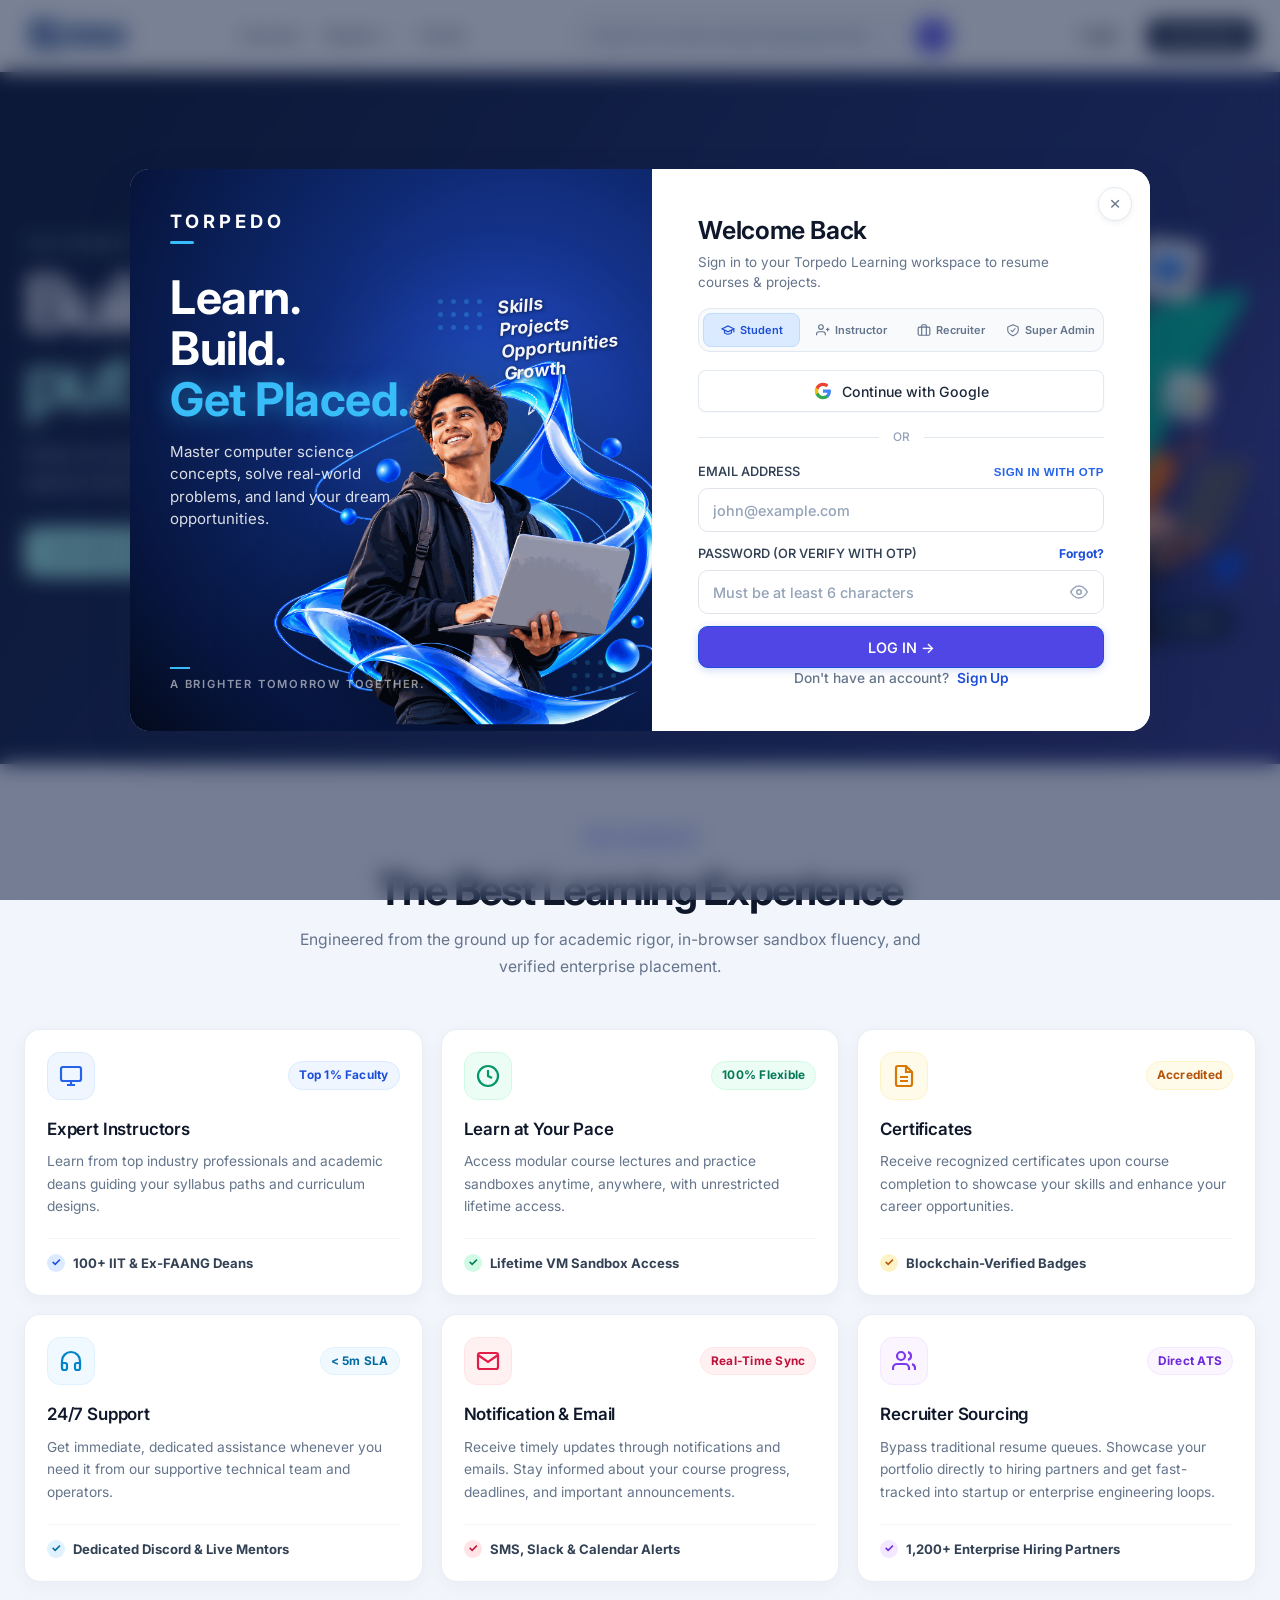
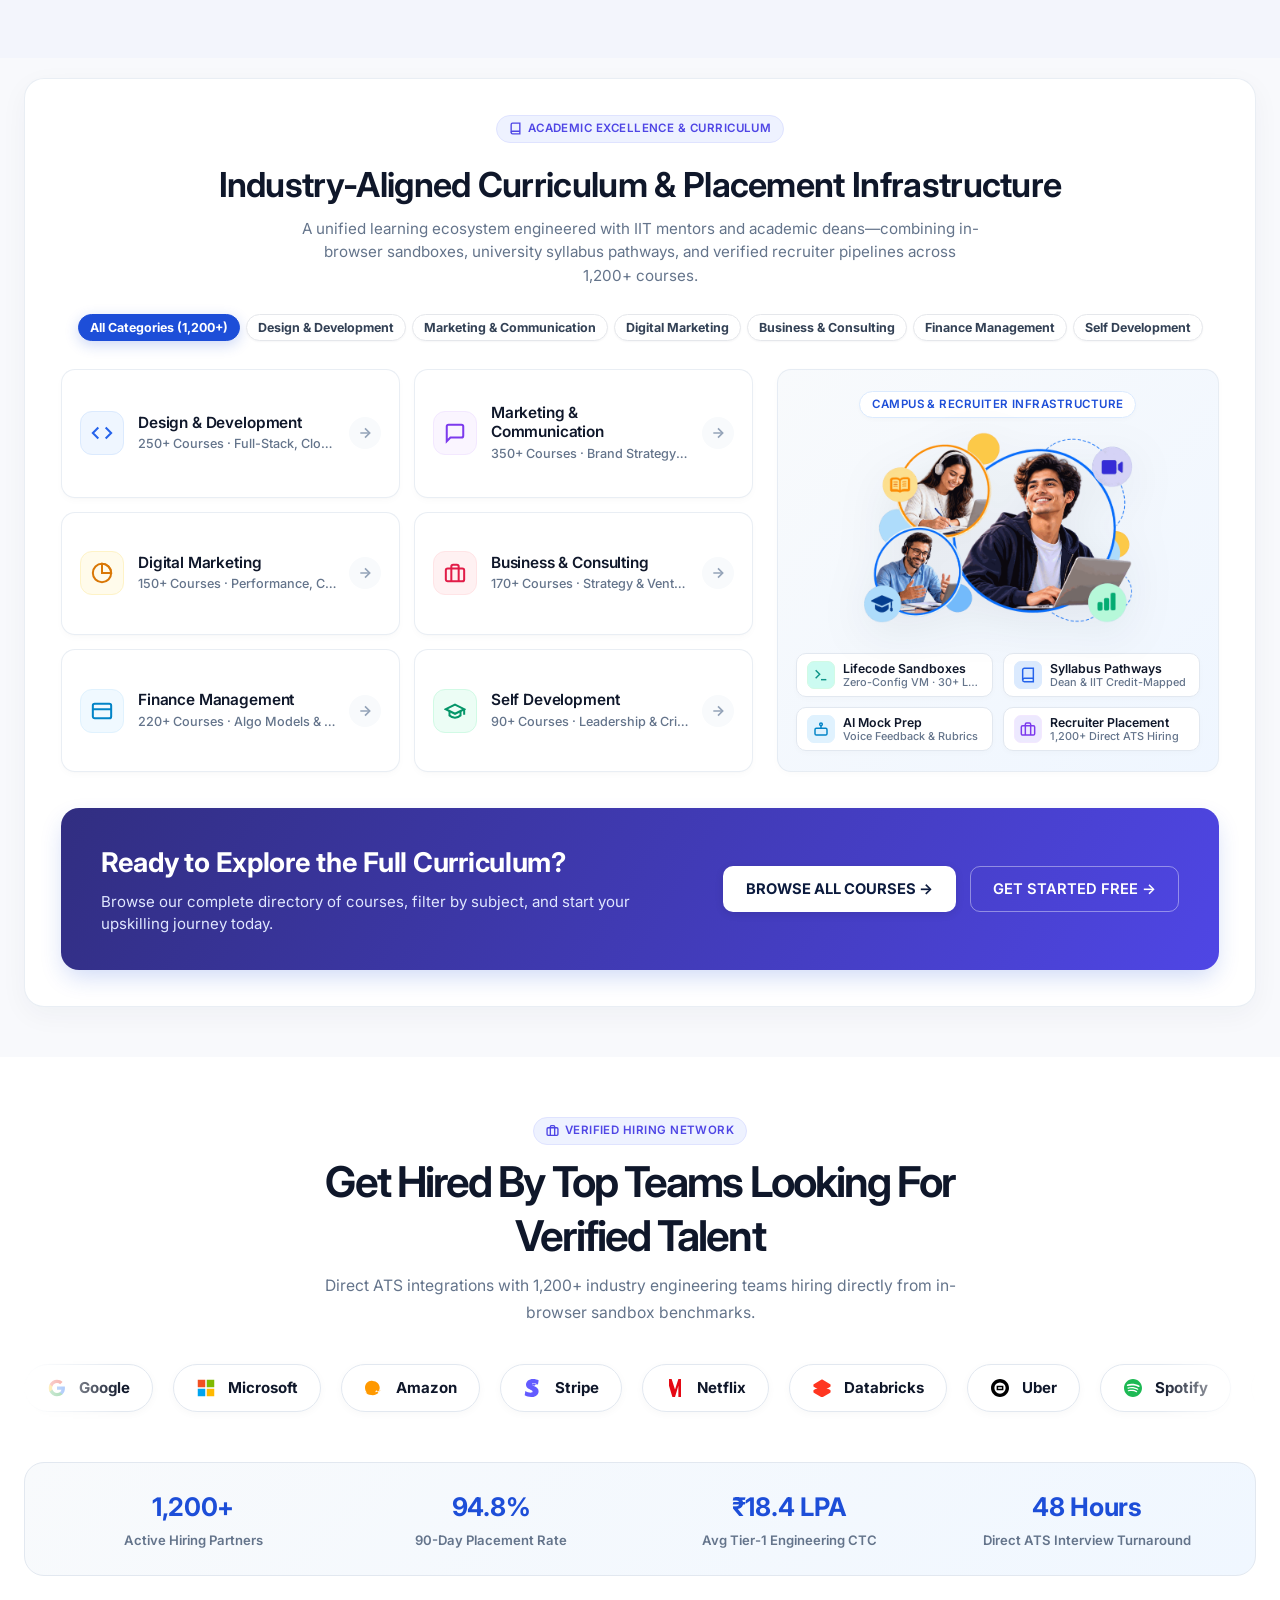
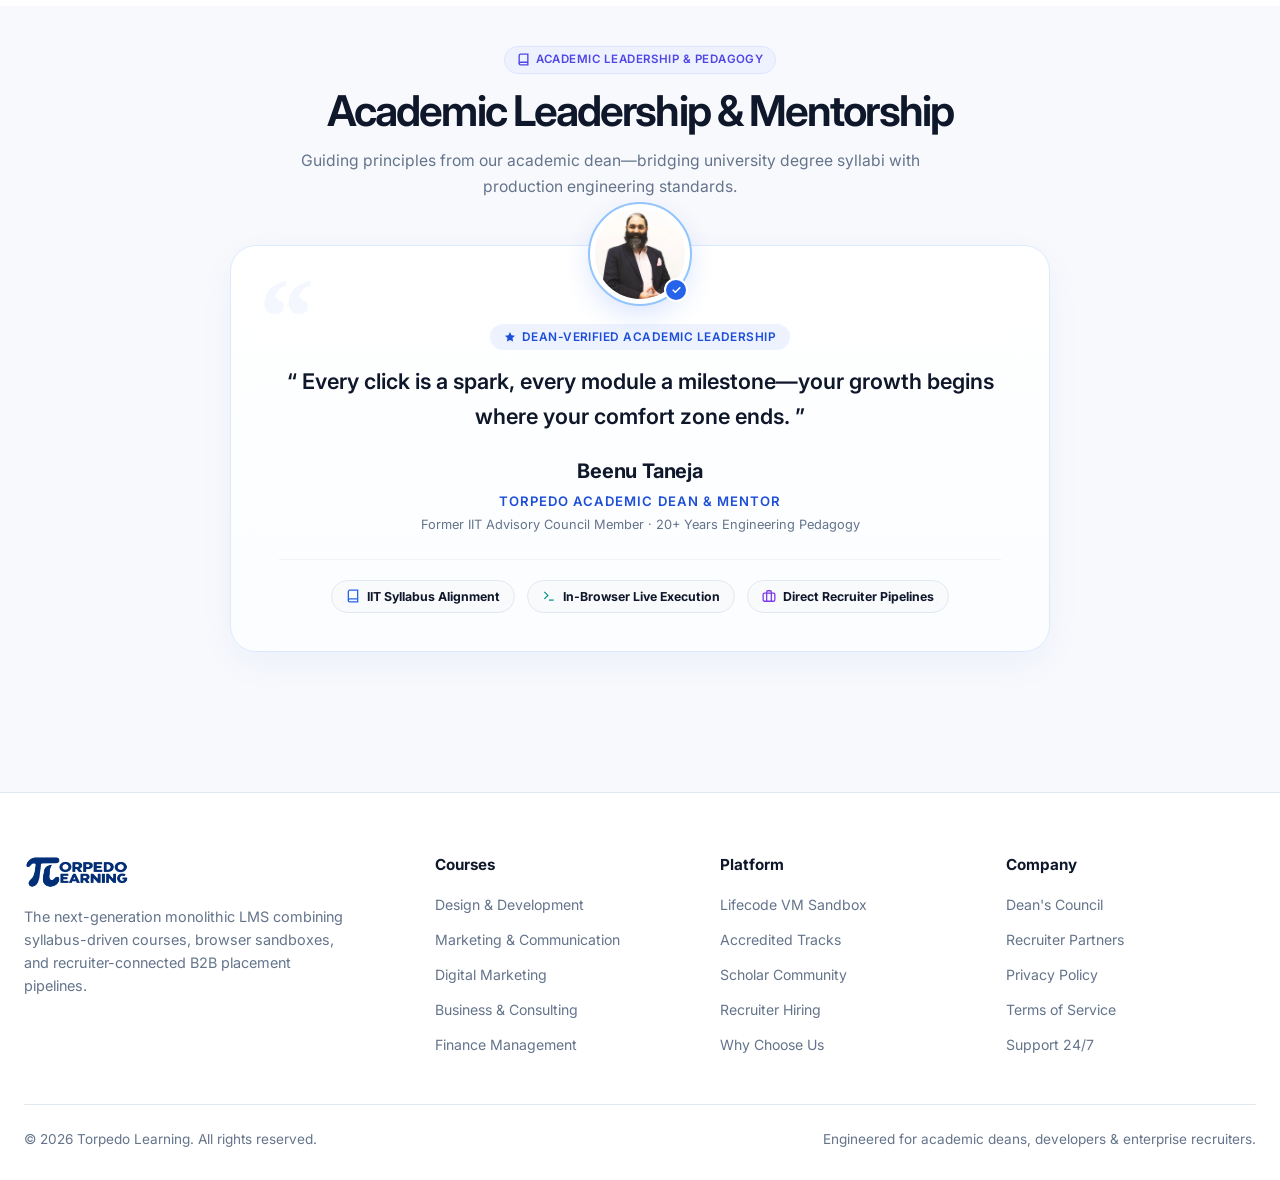
<file: mock-quizzes.html>
<!DOCTYPE html>
<html lang="en">

<head>
  <meta charset="UTF-8">
  <meta name="viewport" content="width=device-width, initial-scale=1.0">
  <title>Mock Quizzes &amp; Assessment Engine | Torpedo Learning</title>
  <meta name="description"
    content="Simulate real-time university exams, FAANG technical screenings, and algorithmic sprint assessments with live timers, proctoring, and diagnostic answer keys.">
  <link rel="icon" type="image/png" href="assets/LOGO.png">

  <!-- Modern Fonts -->
  <link rel="preconnect" href="https://fonts.googleapis.com">
  <link rel="preconnect" href="https://fonts.gstatic.com" crossorigin>
  <link
    href="https://fonts.googleapis.com/css2?family=Inter:wght@400;500;600;700&family=JetBrains+Mono:wght@400;500;600&display=swap"
    rel="stylesheet">

  <!-- Stylesheets -->
  <link rel="stylesheet" href="css/main.css">
  <link rel="stylesheet" href="css/components.css">
  <link rel="stylesheet" href="css/animations.css">
  <link rel="stylesheet" href="css/portal-layout.css?v=mock_quizzes_v3">

  <script>
    // Keep user in unified single-portal view with left-hand navbar
    const params = window.location.search || '';
    window.location.replace("dashboard.html#quizzes" + (params ? ('&' + params.substring(1)) : ''));
  </script>

  <style>
    body {
      background-color: #f8fafc;
      color: #0f172a;
      font-family: 'Inter', sans-serif;
      margin: 0;
      padding: 0;
    }

    /* Standalone Navigation Header */
    .quizzes-nav-header {
      background: #ffffff;
      border-bottom: 1px solid #e2e8f0;
      position: sticky;
      top: 0;
      z-index: 100;
      box-shadow: 0 1px 3px rgba(15, 23, 42, 0.04);
    }

    .quizzes-nav-container {
      max-width: 1320px;
      margin: 0 auto;
      padding: 12px 24px;
      display: flex;
      align-items: center;
      justify-content: space-between;
    }

    .quizzes-brand {
      display: flex;
      align-items: center;
      gap: 12px;
      text-decoration: none;
    }

    .quizzes-brand img {
      height: 32px;
    }

    .quizzes-nav-links {
      display: flex;
      align-items: center;
      gap: 20px;
    }

    .quizzes-nav-link {
      text-decoration: none;
      color: #475569;
      font-size: 0.88rem;
      font-weight: 600;
      transition: color 0.15s ease;
    }

    .quizzes-nav-link:hover,
    .quizzes-nav-link.active {
      color: #2563eb;
    }

    .btn-portal-return {
      background: #2563eb;
      color: #ffffff;
      text-decoration: none;
      font-size: 0.84rem;
      font-weight: 600;
      padding: 8px 16px;
      border-radius: 8px;
      display: inline-flex;
      align-items: center;
      gap: 6px;
      box-shadow: 0 2px 8px rgba(37, 99, 235, 0.25);
      transition: all 0.16s ease;
    }

    .btn-portal-return:hover {
      background: #1d4ed8;
      transform: translateY(-1px);
    }

    /* Page Container */
    .quizzes-page-wrapper {
      max-width: 1320px;
      margin: 28px auto 60px auto;
      padding: 0 24px;
    }
  </style>
  <link rel="stylesheet" href="css/torpedo-refresh.css">
  <script defer src="js/torpedo-refresh.js"></script>
</head>

<body>

  <!-- Navigation Header -->
  <header class="quizzes-nav-header">
    <div class="quizzes-nav-container">
      <a href="dashboard.html" class="quizzes-brand">
        <img src="assets/LOGO.png" alt="Torpedo Learning">
        <span
          style="font-family: var(--font-display, 'Inter', sans-serif); font-weight: 600; font-size: 1.15rem; color: #0f172a; letter-spacing: -0.02em;">TORPEDO
          <span style="color: #2563eb;">EXAMS</span></span>
      </a>

      <nav class="quizzes-nav-links">
        <a href="dashboard.html#home" class="quizzes-nav-link">Home</a>
        <a href="courses.html" class="quizzes-nav-link">Courses</a>
        <a href="dashboard.html#library" class="quizzes-nav-link">Library</a>
        <a href="dashboard.html#certifications" class="quizzes-nav-link">Certifications</a>

        <!-- Lifecode Simple Sub-Nav -->
        <div class="top-nav-dropdown-wrap">
          <a href="dashboard.html#lifecode" class="quizzes-nav-link top-nav-dropdown-trigger">
            <span>Lifecode</span>
            <span class="top-nav-chevron">▾</span>
          </a>
          <div class="top-nav-dropdown-menu">
            <a href="dashboard.html#lifecode" class="top-nav-dropdown-item">
              <span>Problem Arena</span>
            </a>
            <a href="lifecode.html" class="top-nav-dropdown-item">
              <span>Code IDE</span>
            </a>
          </div>
        </div>

        <!-- Mock Quizzes Simple Sub-Nav -->
        <div class="top-nav-dropdown-wrap">
          <a href="mock-quizzes.html" class="quizzes-nav-link active top-nav-dropdown-trigger">
            <span>Mock Quizzes</span>
            <span class="top-nav-chevron">▾</span>
          </a>
          <div class="top-nav-dropdown-menu">
            <a href="javascript:void(0)" onclick="setQuizCategoryFilter('all')" class="top-nav-dropdown-item">
              <span>All Tests</span>
            </a>
            <a href="javascript:void(0)" onclick="openJoinCourseQuizModal()" class="top-nav-dropdown-item"
              style="color: #7c3aed; font-weight: 700;">
              <span>Faculty Code</span>
            </a>
          </div>
        </div>

        <!-- Jobs & Internships Simple Sub-Nav -->
        <div class="top-nav-dropdown-wrap">
          <a href="jobs.html" class="quizzes-nav-link top-nav-dropdown-trigger">
            <span>Jobs &amp; Internships</span>
            <span class="top-nav-chevron">▾</span>
          </a>
          <div class="top-nav-dropdown-menu">
            <a href="jobs.html" class="top-nav-dropdown-item">
              <span>Hiring Drives</span>
            </a>
            <a href="jobs.html?view=applications" class="top-nav-dropdown-item">
              <span>My Applications</span>
            </a>
          </div>
        </div>
      </nav>

      <div style="display: flex; align-items: center; gap: 10px;">
        <a href="dashboard.html#quizzes" class="btn-portal-return">
          <span>Student Portal</span>
          <span>→</span>
        </a>
        <button type="button" onclick="localStorage.removeItem('torpedo_user'); localStorage.removeItem('torpedo_token'); localStorage.removeItem('torpedoSession'); window.location.href='index.html';" class="btn-portal-return" title="Sign Out" style="background: #fef2f2; color: #dc2626; border: 1px solid #fecaca;">
          <span>Log Out</span>
        </button>
      </div>
    </div>
  </header>

  <!-- Main Content View -->
  <main class="quizzes-page-wrapper">
    <!-- 1. Consolidated Assessment Command Deck (De-Bulked) -->
    <div class="quiz-command-deck">
      <div class="quiz-deck-left">
        <span class="quiz-deck-pill">⚡ REAL-TIME PROCTORED ASSESSMENTS</span>
        <h1 class="quiz-deck-title">Mock Quizzes &amp; Assessments</h1>
        <p class="quiz-deck-desc">Simulate university midterms, FAANG technical screenings, and algorithmic sprint tests with live countdown timers and diagnostic skill analytics.</p>
        
        <!-- Integrated Faculty Code Unlock Row -->
        <div class="quiz-deck-faculty-row">
          <svg width="15" height="15" viewBox="0 0 24 24" fill="none" stroke="#4f46e5" stroke-width="2"><path d="M4 19.5v-15A2.5 2.5 0 0 1 6.5 2H20v20H6.5a2.5 2.5 0 0 1-2.5-2.5Z"/><path d="M6 6h10"/></svg>
          <input type="text" id="faculty-quick-code-input" class="quiz-faculty-input-inline" placeholder="Faculty Code (e.g. CSE-401)" maxlength="12" onkeyup="if(event.key==='Enter'){quickFillQuizCode(this.value);openJoinCourseQuizModal();}">
          <button type="button" class="btn-deck-unlock" onclick="const v=document.getElementById('faculty-quick-code-input').value;if(v.trim()){quickFillQuizCode(v);openJoinCourseQuizModal();}else{openJoinCourseQuizModal();}">
            Unlock Exam →
          </button>
        </div>
      </div>

      <div class="quiz-deck-stats">
        <div class="quiz-deck-stat-item">
          <span class="quiz-deck-stat-label">Taken</span>
          <span class="quiz-deck-stat-val">14 / 24</span>
          <span class="quiz-deck-stat-sub">Avg 88.2%</span>
        </div>
        <div class="quiz-deck-stat-item">
          <span class="quiz-deck-stat-label">Accuracy</span>
          <span class="quiz-deck-stat-val">91.4%</span>
          <span class="quiz-deck-stat-sub">212 Correct</span>
        </div>
        <div class="quiz-deck-stat-item">
          <span class="quiz-deck-stat-label">Speed</span>
          <span class="quiz-deck-stat-val">42s</span>
          <span class="quiz-deck-stat-sub">Top 1.8%</span>
        </div>
      </div>
    </div>

    <!-- 2. Daily Assessment Spotlight Strip -->
    <div class="quiz-daily-spotlight-strip">
      <div class="quiz-spotlight-left">
        <span class="quiz-spotlight-badge">Daily Sprint</span>
        <span class="quiz-spotlight-title" onclick="startQuizRunner('quiz-dsa-01')">FAANG DSA Sprint: Binary Search &amp; Two Pointers</span>
        <span class="quiz-diff-badge medium" style="font-size: 0.65rem; padding: 1px 6px;">Medium</span>
        <span style="font-size: 0.70rem; color: #4338ca; font-weight: 600;">5 Qs • 20 Mins • ⏳ Resets in 04h 18m</span>
      </div>
      <div style="display: flex; align-items: center; gap: 8px;">
        <span style="font-size: 0.72rem; color: #4338ca; font-weight: 600;">+120 TRP • 1 Key 🔑</span>
        <button type="button" class="btn-start-daily-sm" onclick="startQuizRunner('quiz-dsa-01')">
          Start Assessment →
        </button>
      </div>
    </div>

    <!-- 4. Practice Assessments Catalog Section -->
    <div class="quiz-hub-practice-section" id="quizzes-practice-section">
      <div class="quiz-practice-section-header">
        <div class="lc-practice-title-group">
          <span class="lc-practice-counter-pill" id="quizzes-count-badge">
            <span class="status-live-dot" style="background: #2563eb; width: 6px; height: 6px;"></span>
            6 Core Sprints Available
          </span>
          <h3 style="margin-top: 4px; font-size: 1.12rem; font-weight: 600; color: #0f172a;">Assessment Library</h3>
        </div>

        <!-- Search Bar with shortcut chip -->
        <div class="lc-practice-search-wrap" style="max-width: 380px;">
          <span class="lc-practice-search-icon">🔍</span>
          <input type="text" class="lc-practice-search-input" id="quiz-search-box"
            placeholder="Search assessments, topics (e.g. React, B-Tree, Dijkstra)..."
            oninput="handleQuizSearchInput(this.value)">
          <span class="lc-search-kbd">⌘K</span>
        </div>
      </div>

      <!-- Category Filter Pills -->
      <div class="quiz-filter-pills-row">
        <button type="button" class="quiz-filter-pill active" data-cat="all"
          onclick="setQuizCategoryFilter('all', this)">📋 All Sprints</button>
        <button type="button" class="quiz-filter-pill" data-cat="dsa" onclick="setQuizCategoryFilter('dsa', this)">⚡ DSA
          &amp; Algorithms</button>
        <button type="button" class="quiz-filter-pill" data-cat="web" onclick="setQuizCategoryFilter('web', this)">🌐
          Full Stack Web</button>
        <button type="button" class="quiz-filter-pill" data-cat="db" onclick="setQuizCategoryFilter('db', this)">🗄️
          Databases &amp; SQL</button>
        <button type="button" class="quiz-filter-pill" data-cat="os" onclick="setQuizCategoryFilter('os', this)">⚙️ OS
          &amp; Networks</button>
        <button type="button" class="quiz-filter-pill" data-cat="aptitude"
          onclick="setQuizCategoryFilter('aptitude', this)">🧠 Aptitude &amp; Logic</button>
      </div>

      <!-- Quiz Grid populated by JS -->
      <div class="quizzes-catalog-grid" id="quizzes-catalog-grid">
        <!-- Rendered via renderQuizzesCatalog() -->
      </div>
    </div>
  </main>

  <!-- ====================================================================
       PROCTORED QUIZ RUNNER MODAL
       ==================================================================== -->
  <div class="quiz-runner-modal" id="quiz-runner-modal">
    <div class="quiz-runner-container">
      <!-- Header -->
      <div class="quiz-runner-header">
        <div class="quiz-runner-header-left">
          <img src="assets/LOGO.png" alt="Torpedo Logo" style="height: 22px; filter: brightness(0) invert(1);">
          <span class="quiz-runner-cat" id="quiz-modal-cat-badge">DSA &amp; Algorithms</span>
          <h3 class="quiz-runner-title" id="quiz-modal-title">FAANG DSA Sprint: Binary Search</h3>
        </div>

        <div class="quiz-runner-header-right">
          <div class="quiz-timer-box">
            <span>⏱️</span>
            <span id="quiz-countdown-timer">20:00</span>
          </div>
          <button type="button" class="quiz-runner-close-btn" onclick="closeQuizRunnerModal()"
            title="Exit Assessment">✕</button>
        </div>
      </div>

      <!-- Progress Strip -->
      <div class="quiz-runner-progress-strip">
        <span style="font-size: 0.75rem; font-weight: 600; color: #475569;" id="quiz-progress-counter">0 of 5
          Answered</span>
        <div class="quiz-progress-track">
          <div class="quiz-progress-bar-fill" id="quiz-progress-bar-fill"></div>
        </div>
        <span style="font-size: 0.72rem; color: #64748b; font-weight: 600;">🔒 Proctored Environment</span>
      </div>

      <!-- Main Body -->
      <div class="quiz-runner-body">
        <!-- Question Pane -->
        <div class="quiz-question-pane">
          <div class="quiz-question-meta">
            <span class="quiz-q-num-pill" id="quiz-question-num">Question 1 of 5</span>
            <span class="quiz-q-topic-pill" id="quiz-question-topic">Binary Search</span>
            <span style="margin-left: auto; font-size: 0.75rem; color: #059669; font-weight: 700;">+25 XP</span>
          </div>

          <h2 class="quiz-question-title" id="quiz-question-text">Loading question...</h2>

          <div class="quiz-options-list" id="quiz-options-container">
            <!-- Rendered by renderActiveQuestion() -->
          </div>
        </div>

        <!-- Palette Pane -->
        <div class="quiz-palette-pane">
          <div class="quiz-palette-header">Question Palette</div>
          <div class="quiz-question-palette" id="quiz-question-palette">
            <!-- Buttons 1..N -->
          </div>

          <div class="quiz-palette-legend">
            <div class="legend-row">
              <span class="legend-indicator ans"></span>
              <span>Answered</span>
            </div>
            <div class="legend-row">
              <span class="legend-indicator flag"></span>
              <span>Flagged for Review</span>
            </div>
            <div class="legend-row">
              <span class="legend-indicator unans"></span>
              <span>Not Attempted</span>
            </div>
          </div>
        </div>
      </div>

      <!-- Footer Controls -->
      <div class="quiz-runner-footer">
        <div class="quiz-footer-left">
          <button type="button" class="btn-quiz-ctrl" id="btn-quiz-flag" onclick="toggleQuizFlag()">🏳️ Flag for
            Review</button>
          <button type="button" class="btn-quiz-ctrl" onclick="clearQuizSelection()">Clear Selection</button>
        </div>

        <div class="quiz-footer-right">
          <button type="button" class="btn-quiz-ctrl" id="btn-quiz-prev" onclick="quizPrevQuestion()">←
            Previous</button>
          <button type="button" class="btn-quiz-primary" id="btn-quiz-next" onclick="quizNextQuestion()">Save &amp; Next
            →</button>
          <button type="button" class="btn-quiz-submit" onclick="promptSubmitQuiz()">Submit Assessment</button>
        </div>
      </div>
    </div>
  </div>

  <!-- ====================================================================
       QUIZ RESULT SCORECARD & REVIEW MODAL
       ==================================================================== -->
  <div class="quiz-result-modal" id="quiz-result-modal">
    <div class="quiz-result-container">
      <div class="quiz-result-header">
        <div>
          <span style="font-size: 0.70rem; font-weight: 600; color: #38bdf8; text-transform: uppercase;">Assessment
            Complete</span>
          <h3 style="margin: 2px 0 0 0; color: #ffffff; font-size: 1.15rem;" id="result-quiz-title">Assessment Report
          </h3>
        </div>
        <button type="button" class="quiz-runner-close-btn" onclick="closeQuizScorecardModal()">✕</button>
      </div>

      <div class="quiz-result-body">
        <div class="result-status-banner pass" id="result-message-banner">
          🎉 Outstanding Performance! You demonstrated strong mastery of this assessment track.
        </div>

        <div class="result-metrics-grid">
          <div class="result-metric-box">
            <div class="result-metric-num" id="result-score-number" style="color: #2563eb;">100%</div>
            <div class="result-metric-label">Final Score</div>
          </div>
          <div class="result-metric-box">
            <div class="result-metric-num" id="result-correct-count" style="color: #059669;">5 / 5</div>
            <div class="result-metric-label">Questions Correct</div>
          </div>
          <div class="result-metric-box">
            <div class="result-metric-num" id="result-accuracy-stat" style="color: #7c3aed;">100%</div>
            <div class="result-metric-label">Accuracy</div>
          </div>
          <div class="result-metric-box">
            <div class="result-metric-num" id="result-points-earned" style="color: #f59e0b;">+120 TRP</div>
            <div class="result-metric-label">Sprint Bonus</div>
          </div>
        </div>

        <h4 class="result-review-section-title">Question Breakdown &amp; Explanations</h4>
        <div id="result-review-container">
          <!-- Rendered by openQuizScorecard() -->
        </div>
      </div>

      <div class="quiz-result-footer">
        <button type="button" class="btn-quiz-ctrl" onclick="closeQuizScorecardModal()">Close &amp; Return to
          Hub</button>
        <button type="button" class="btn-quiz-primary"
          onclick="closeQuizScorecardModal(); startQuizRunner(currentActiveQuiz.id);">Retake Assessment ↻</button>
      </div>
    </div>
  </div>

  <!-- ====================================================================
       JOIN COURSE QUIZ MODAL (Faculty Access Code)
       ==================================================================== -->
  <div class="dossier-modal-backdrop" id="join-course-quiz-modal"
    onclick="if(event.target===this) closeJoinCourseQuizModal()">
    <div class="dossier-modal-card" style="max-width: 520px;">
      <div class="dossier-modal-header" style="border-bottom: none; padding: 24px 24px 0 24px;">
        <div style="display: flex; align-items: center; gap: 12px;">
          <div
            style="width: 40px; height: 40px; border-radius: 10px; background: #eef2ff; color: #4f46e5; display: flex; align-items: center; justify-content: center; font-size: 1.25rem;">
            🎓
          </div>
          <div>
            <h3
              style="margin: 0; font-family: var(--font-display, 'Inter', sans-serif); font-size: 1.22rem; font-weight: 700; color: #0f172a;">
              Join Course Assessment</h3>
            <p style="margin: 3px 0 0 0; font-size: 0.80rem; color: #64748b;">Enter the code provided by your course
              faculty or instructor.</p>
          </div>
        </div>
        <button type="button" class="dossier-modal-close" onclick="closeJoinCourseQuizModal()">✕</button>
      </div>

      <div style="padding: 20px 24px 24px 24px;">
        <!-- Code Input -->
        <div style="margin-bottom: 14px;">
          <label
            style="display: block; font-size: 0.70rem; font-weight: 600; color: #475569; letter-spacing: 0.05em; text-transform: uppercase; margin-bottom: 8px;">FACULTY
            ASSESSMENT CODE</label>
          <div style="position: relative;">
            <input type="text" id="course-quiz-code-input" placeholder="E.G. CSE-401, DSA-302, WEB-109"
              style="width: 100%; box-sizing: border-box; padding: 13px 16px; border: 2px solid #cbd5e1; border-radius: 10px; font-family: 'JetBrains Mono', monospace; font-size: 1.05rem; font-weight: 600; color: #0f172a; text-transform: uppercase; letter-spacing: 0.06em; outline: none; transition: border-color 0.16s;"
              oninput="checkCourseQuizCode(this.value)" onkeyup="if(event.key==='Enter') submitJoinCourseQuiz()">
            <span
              style="position: absolute; right: 14px; top: 50%; transform: translateY(-50%); font-size: 1.1rem; color: #94a3b8;">🔑</span>
          </div>
          <span id="course-quiz-error-msg"
            style="display: none; font-size: 0.74rem; color: #e11d48; font-weight: 600; margin-top: 6px;"></span>
        </div>

        <!-- Quick Code Chips for Testing / Faculty Reference -->
        <div style="margin-bottom: 18px;">
          <div
            style="font-size: 0.70rem; font-weight: 600; color: #64748b; text-transform: uppercase; margin-bottom: 6px;">
            Available Course Codes (Faculty Sample Codes):</div>
          <div style="display: flex; gap: 6px; flex-wrap: wrap;">
            <button type="button" class="quick-code-chip" onclick="quickFillQuizCode('CSE-401')">⚡ CSE-401 (DevOps
              Midterm)</button>
            <button type="button" class="quick-code-chip" onclick="quickFillQuizCode('DSA-302')">📊 DSA-302 (Algorithms
              Viva)</button>
            <button type="button" class="quick-code-chip" onclick="quickFillQuizCode('WEB-109')">🌐 WEB-109 (Full-Stack
              Final)</button>
          </div>
        </div>

        <!-- Live Preview Box (Dynamically Populated) -->
        <div id="course-quiz-preview-box" style="display: none; margin-bottom: 20px;">
          <!-- Filled by checkCourseQuizCode -->
        </div>

        <!-- Action Buttons -->
        <div style="display: flex; justify-content: flex-end; gap: 10px;">
          <button type="button" class="btn-workspace-cancel" onclick="closeJoinCourseQuizModal()">Cancel</button>
          <button type="button" class="btn-unlock-faculty-quiz" id="btn-submit-join-quiz"
            onclick="submitJoinCourseQuiz()">
            <span>Start Assessment</span>
            <span>→</span>
          </button>
        </div>
      </div>
    </div>
  </div>

  <!-- Scripts -->
  <script src="js/quizzes-data.js"></script>
  <script>
    function showToast(message, type = 'info') {
      let toastContainer = document.getElementById('global-toast-container');
      if (!toastContainer) {
        toastContainer = document.createElement('div');
        toastContainer.id = 'global-toast-container';
        toastContainer.style.cssText = 'position: fixed; bottom: 24px; right: 24px; z-index: 999999; display: flex; flex-direction: column; gap: 8px; pointer-events: none;';
        document.body.appendChild(toastContainer);
      }
      const toast = document.createElement('div');
      const bg = type === 'success' ? '#0f172a' : type === 'error' ? '#991b1b' : '#1e293b';
      const border = type === 'success' ? '#10b981' : type === 'error' ? '#ef4444' : '#38bdf8';
      toast.style.cssText = `background: ${bg}; color: #ffffff; border-left: 4px solid ${border}; padding: 12px 18px; border-radius: 8px; font-size: 0.82rem; font-weight: 600; box-shadow: 0 8px 24px rgba(0,0,0,0.25); pointer-events: auto; transform: translateY(12px); opacity: 0; transition: all 0.25s cubic-bezier(0.16, 1, 0.3, 1); display: flex; align-items: center; gap: 10px; max-width: 380px; font-family: Inter, system-ui, sans-serif;`;

      const icon = type === 'success' ? '✓' : type === 'error' ? '✕' : 'ℹ';
      toast.innerHTML = `<span style="font-weight: 600; color: ${border}; font-size: 1rem;">${icon}</span><span>${message}</span>`;
      toastContainer.appendChild(toast);

      requestAnimationFrame(() => {
        toast.style.transform = 'translateY(0)';
        toast.style.opacity = '1';
      });
      setTimeout(() => {
        toast.style.opacity = '0';
        toast.style.transform = 'translateY(12px)';
        setTimeout(() => toast.remove(), 260);
      }, 3500);
    }

    document.addEventListener('DOMContentLoaded', () => {
      initQuizDropdownLauncher();
      renderQuizzesCatalog();
    });
  </script>
</body>

</html>
</file>
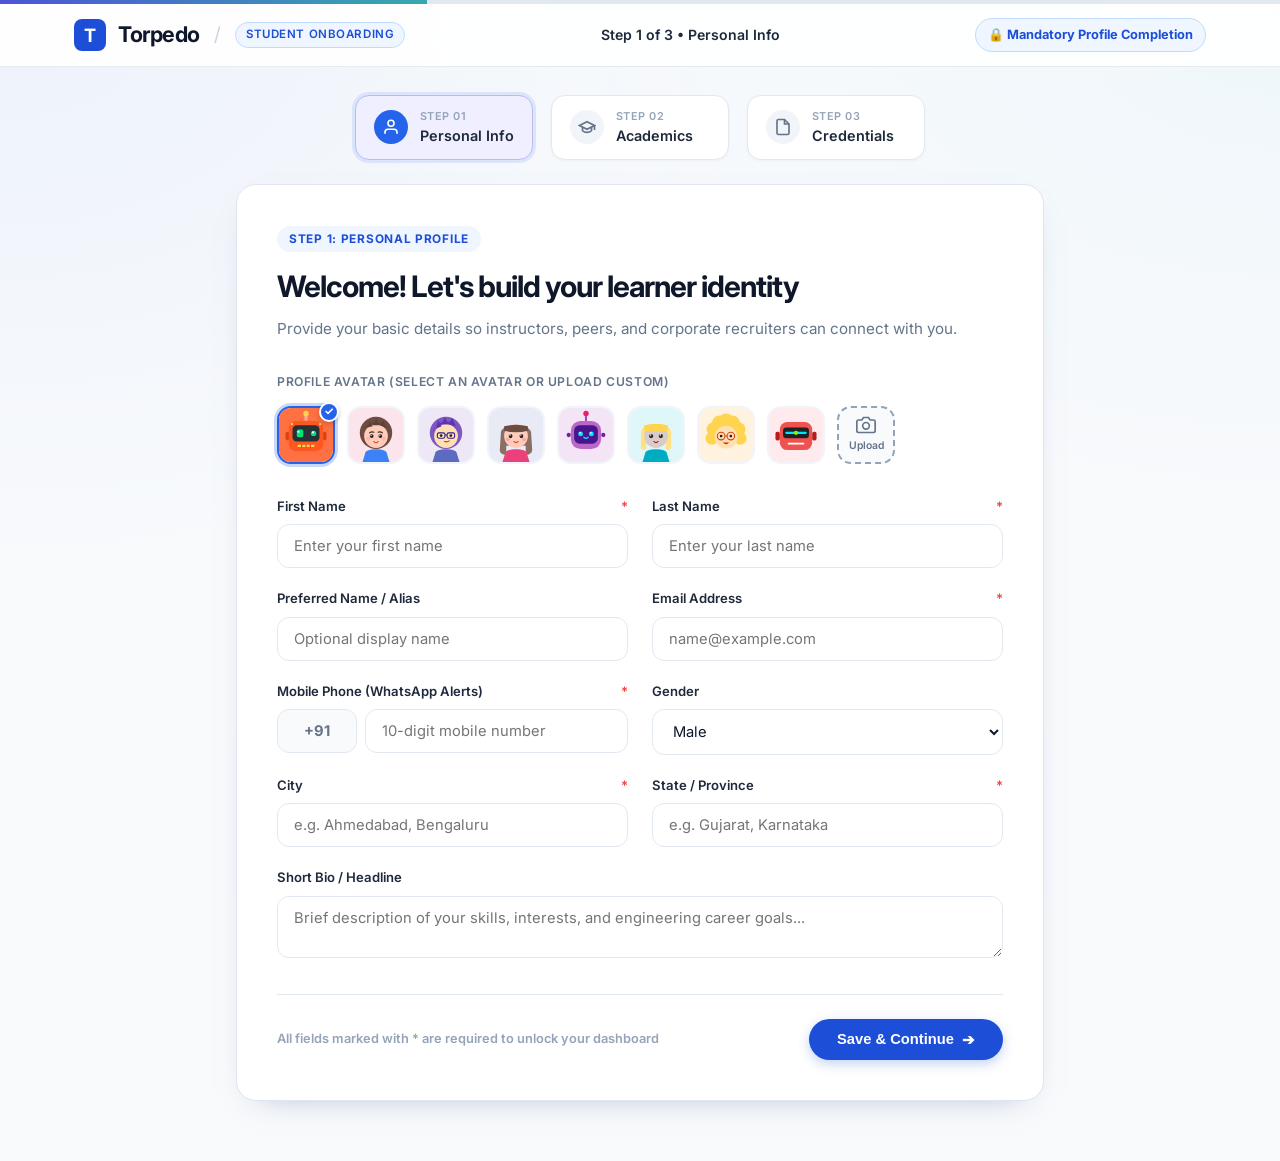
<file: profile-setup.html>
<!DOCTYPE html>
<html lang="en">
<head><script>(function(){var q=new URLSearchParams(location.search);var u={};try{u=JSON.parse(localStorage.getItem('torpedo_user')||'{}')}catch(e){}if((q.get('role')||u.role)==='employer'){location.replace('recruiter.html?setup=1');return}if(['instructor','faculty'].includes(q.get('role')||u.role)){location.replace('faculty.html?setup=1')}})();</script>
  <meta charset="UTF-8">
  <meta name="viewport" content="width=device-width, initial-scale=1.0">
  <title>Student Onboarding | Torpedo Learning</title>
  <meta name="description" content="Build your learner identity, academic records, and upload credentials on Torpedo Learning.">
  <link rel="icon" type="image/png" href="assets/LOGO.png">

  <!-- Modern Typography Fonts -->
  <link rel="preconnect" href="https://fonts.googleapis.com">
  <link rel="preconnect" href="https://fonts.gstatic.com" crossorigin>
  <link href="https://fonts.googleapis.com/css2?family=Inter:wght@400;500;600;700&family=JetBrains+Mono:wght@400;500;600&display=swap" rel="stylesheet">

  <!-- Stylesheets -->
  <link rel="stylesheet" href="css/main.css">
  <link rel="stylesheet" href="css/components.css">
  <link rel="stylesheet" href="css/animations.css">

  <style>
    body.student-onboarding-body {
      background-color: #f8fafc;
      background-image: 
        radial-gradient(at 0% 0%, rgba(37, 99, 235, 0.05) 0px, transparent 45%),
        radial-gradient(at 100% 0%, rgba(14, 165, 233, 0.04) 0px, transparent 40%),
        radial-gradient(at 50% 100%, rgba(99, 102, 241, 0.03) 0px, transparent 50%);
      background-attachment: fixed;
      font-family: var(--font-sans);
      color: #0f172a;
      margin: 0;
      padding: 0;
      min-height: 100vh;
      display: flex;
      flex-direction: column;
      -webkit-font-smoothing: antialiased;
    }

    /* Top Onboarding Header (Matching User Reference Image 1) */
    .onboarding-top-header {
      background: rgba(255, 255, 255, 0.9);
      backdrop-filter: blur(16px);
      -webkit-backdrop-filter: blur(16px);
      border-bottom: 1px solid rgba(226, 232, 240, 0.85);
      position: sticky;
      top: 0;
      z-index: 100;
    }

    /* Slim Progress line at very top */
    .onboarding-progress-line {
      width: 100%;
      height: 4px;
      background: #e2e8f0;
      position: relative;
    }
    .onboarding-progress-fill {
      height: 100%;
      background: linear-gradient(90deg, #2563eb, #0284c7);
      width: 33.33%;
      transition: width 0.35s ease;
    }

    .onboarding-header-inner {
      max-width: 1180px;
      margin: 0 auto;
      padding: 14px 24px;
      display: flex;
      align-items: center;
      justify-content: space-between;
      gap: 16px;
    }

    .onboarding-brand-box {
      display: flex;
      align-items: center;
      gap: 12px;
      text-decoration: none;
    }

    .onboarding-logo-icon {
      width: 32px;
      height: 32px;
      border-radius: 8px;
      background: #1d4ed8;
      color: #ffffff;
      display: flex;
      align-items: center;
      justify-content: center;
      font-weight: 700;
      font-size: 1.15rem;
    }

    .onboarding-brand-title {
      font-family: var(--font-sans);
      font-size: 1.35rem;
      font-weight: 700;
      color: #0f172a;
      letter-spacing: -0.02em;
    }

    .onboarding-role-pill {
      background: #eff6ff;
      border: 1px solid #bfdbfe;
      color: #1d4ed8;
      font-size: 0.72rem;
      font-weight: 600;
      text-transform: uppercase;
      letter-spacing: 0.05em;
      padding: 3px 10px;
      border-radius: 99px;
    }

    .onboarding-step-indicator {
      font-size: 0.88rem;
      font-weight: 700;
      color: #0f172a;
    }

    /* 3-Step Pill Cards Row (Matching Image 1, 3, 4) */
    .onboarding-stepper-row {
      max-width: 880px;
      margin: 28px auto 0 auto;
      padding: 0 20px;
      display: grid;
      grid-template-columns: repeat(3, 1fr);
      gap: 18px;
    }

    .stepper-pill-card {
      background: #ffffff;
      border: 1.5px solid #e2e8f0;
      border-radius: 14px;
      padding: 12px 18px;
      display: flex;
      align-items: center;
      gap: 12px;
      cursor: pointer;
      transition: all 0.2s ease;
      box-shadow: 0 1px 3px rgba(15, 23, 42, 0.04);
      user-select: none;
    }

    .stepper-pill-card.active {
      border-color: #2563eb;
      box-shadow: 0 0 0 3px rgba(37, 99, 235, 0.12);
    }

    .stepper-pill-card.completed {
      background: #f0fdf4;
      border-color: #bbf7d0;
    }

    .stepper-pill-icon {
      width: 34px;
      height: 34px;
      border-radius: 50%;
      background: #f1f5f9;
      color: #64748b;
      display: flex;
      align-items: center;
      justify-content: center;
      font-size: 0.95rem;
      flex-shrink: 0;
      transition: all 0.2s ease;
    }

    .stepper-pill-card.active .stepper-pill-icon {
      background: #2563eb;
      color: #ffffff;
    }

    .stepper-pill-card.completed .stepper-pill-icon {
      background: #10b981;
      color: #ffffff;
    }

    .stepper-pill-text-wrap {
      display: flex;
      flex-direction: column;
    }

    .stepper-pill-sub {
      font-size: 0.68rem;
      font-weight: 600;
      color: #94a3b8;
      text-transform: uppercase;
      letter-spacing: 0.04em;
    }

    .stepper-pill-card.completed .stepper-pill-sub {
      color: #059669;
    }

    .stepper-pill-title {
      font-size: 0.9rem;
      font-weight: 600;
      color: #1e293b;
    }

    /* Main Form Container Card */
    .onboarding-main-card {
      max-width: 880px;
      margin: 24px auto 60px auto;
      padding: 40px;
      background: #ffffff;
      border: 1px solid #e2e8f0;
      border-radius: 24px;
      box-shadow: 0 4px 20px -2px rgba(15, 23, 42, 0.05);
    }

    @media (max-width: 640px) {
      .onboarding-main-card {
        padding: 24px 18px;
        margin-top: 16px;
      }
      .onboarding-stepper-row {
        grid-template-columns: 1fr;
        gap: 10px;
      }
    }

    .onboarding-pane-badge {
      display: inline-flex;
      align-items: center;
      gap: 6px;
      background: #eff6ff;
      color: #1d4ed8;
      font-size: 0.74rem;
      font-weight: 700;
      text-transform: uppercase;
      letter-spacing: 0.06em;
      padding: 4px 12px;
      border-radius: 99px;
      margin-bottom: 12px;
    }

    .onboarding-pane-title {
      font-size: 1.85rem;
      font-weight: 700;
      color: #0f172a;
      letter-spacing: -0.03em;
      margin: 0 0 8px 0;
    }

    .onboarding-pane-sub {
      font-size: 0.95rem;
      color: #64748b;
      margin: 0 0 32px 0;
      line-height: 1.5;
    }

    /* Avatar Selector Grid (Matching Image 1) */
    .avatar-picker-label {
      font-size: 0.76rem;
      font-weight: 600;
      color: #64748b;
      text-transform: uppercase;
      letter-spacing: 0.05em;
      margin-bottom: 14px;
      display: block;
    }

    .avatar-options-grid {
      display: flex;
      align-items: center;
      gap: 12px;
      flex-wrap: wrap;
      margin-bottom: 32px;
    }

    .avatar-option-item {
      position: relative;
      width: 58px;
      height: 58px;
      border-radius: 14px;
      cursor: pointer;
      border: 2px solid transparent;
      transition: all 0.18s ease;
      background: #f1f5f9;
      display: flex;
      align-items: center;
      justify-content: center;
      overflow: visible;
    }

    .avatar-option-item img {
      width: 100%;
      height: 100%;
      border-radius: 12px;
      object-fit: cover;
    }

    .avatar-option-item:hover {
      transform: translateY(-2px);
      box-shadow: 0 4px 12px rgba(15, 23, 42, 0.1);
    }

    .avatar-option-item.selected {
      border-color: #2563eb;
      box-shadow: 0 0 0 3px rgba(37, 99, 235, 0.25);
    }

    .avatar-check-badge {
      position: absolute;
      top: -6px;
      right: -6px;
      width: 20px;
      height: 20px;
      background: #2563eb;
      border: 2px solid #ffffff;
      border-radius: 50%;
      display: none;
      align-items: center;
      justify-content: center;
      color: #ffffff;
      font-size: 0.7rem;
      font-weight: 700;
      box-shadow: 0 2px 5px rgba(0,0,0,0.2);
    }

    .avatar-option-item.selected .avatar-check-badge {
      display: flex;
    }

    .avatar-upload-btn-item {
      width: 58px;
      height: 58px;
      border-radius: 14px;
      border: 2px dashed #94a3b8;
      background: #f8fafc;
      display: flex;
      flex-direction: column;
      align-items: center;
      justify-content: center;
      gap: 3px;
      cursor: pointer;
      color: #64748b;
      font-size: 0.65rem;
      font-weight: 600;
      transition: all 0.18s ease;
    }

    .avatar-upload-btn-item:hover {
      border-color: #2563eb;
      color: #2563eb;
      background: #eff6ff;
    }

    /* 2-Column Form Fields Grid */
    .onboarding-fields-grid {
      display: grid;
      grid-template-columns: 1fr 1fr;
      gap: 20px 24px;
    }

    @media (max-width: 600px) {
      .onboarding-fields-grid {
        grid-template-columns: 1fr;
      }
    }

    .onboarding-field {
      display: flex;
      flex-direction: column;
    }

    .onboarding-field.col-span-2 {
      grid-column: span 2;
    }
    @media (max-width: 600px) {
      .onboarding-field.col-span-2 {
        grid-column: span 1;
      }
    }

    .onboarding-label {
      font-size: 0.82rem;
      font-weight: 600;
      color: #1e293b;
      margin-bottom: 8px;
      display: flex;
      align-items: center;
      justify-content: space-between;
    }

    .onboarding-input, .onboarding-select, .onboarding-textarea {
      width: 100%;
      background: #ffffff;
      border: 1.5px solid #e2e8f0;
      border-radius: 12px;
      padding: 12px 16px;
      font-size: 0.92rem;
      font-family: inherit;
      color: #0f172a;
      outline: none;
      box-sizing: border-box;
      transition: all 0.18s ease;
    }

    .onboarding-input:focus, .onboarding-select:focus, .onboarding-textarea:focus {
      border-color: #2563eb;
      box-shadow: 0 0 0 3px rgba(37, 99, 235, 0.12);
    }

    .onboarding-input[readonly] {
      background: #f8fafc;
      color: #64748b;
      cursor: not-allowed;
    }

    /* Dropzone Upload Cards (Matching Image 4) */
    .onboarding-dropzone-large {
      border: 2px dashed #93c5fd;
      border-radius: 16px;
      background: #eff6ff;
      padding: 32px 24px;
      display: flex;
      align-items: center;
      justify-content: space-between;
      gap: 16px;
      cursor: pointer;
      transition: all 0.2s ease;
      margin-bottom: 24px;
    }

    .onboarding-dropzone-large:hover {
      border-color: #2563eb;
      background: #e0f2fe;
    }

    .dropzone-pdf-icon-wrap {
      width: 52px;
      height: 52px;
      border-radius: 14px;
      background: #1d4ed8;
      color: #ffffff;
      display: flex;
      align-items: center;
      justify-content: center;
      font-size: 1.4rem;
      flex-shrink: 0;
    }

    .onboarding-dropzone-sm {
      border: 1.5px dashed #cbd5e1;
      border-radius: 14px;
      background: #f8fafc;
      padding: 20px;
      display: flex;
      align-items: center;
      justify-content: space-between;
      gap: 12px;
      cursor: pointer;
      transition: all 0.2s ease;
    }

    .onboarding-dropzone-sm:hover {
      border-color: #2563eb;
      background: #f1f5f9;
    }

    /* Bottom Action Bar */
    .onboarding-bottom-bar {
      margin-top: 36px;
      padding-top: 24px;
      border-top: 1px solid #e2e8f0;
      display: flex;
      align-items: center;
      justify-content: space-between;
      flex-wrap: wrap;
      gap: 16px;
    }

    .onboarding-time-note {
      font-size: 0.8rem;
      font-weight: 600;
      color: #94a3b8;
    }

    .btn-onboarding-primary {
      background: #1d4ed8;
      color: #ffffff;
      border: none;
      border-radius: 99px;
      padding: 12px 28px;
      font-size: 0.92rem;
      font-weight: 600;
      cursor: pointer;
      display: inline-flex;
      align-items: center;
      gap: 8px;
      transition: all 0.18s ease;
      box-shadow: 0 4px 12px rgba(29, 78, 216, 0.25);
    }

    .btn-onboarding-primary:hover {
      background: #1e40af;
      transform: translateY(-1px);
      box-shadow: 0 6px 16px rgba(29, 78, 216, 0.35);
    }

    .btn-onboarding-prev {
      background: transparent;
      border: 1px solid #cbd5e1;
      color: #475569;
      border-radius: 99px;
      padding: 10px 22px;
      font-size: 0.88rem;
      font-weight: 700;
      cursor: pointer;
      transition: all 0.18s ease;
    }

    .btn-onboarding-prev:hover {
      background: #f1f5f9;
      color: #0f172a;
    }

    .onboarding-skip-link {
      font-size: 0.86rem;
      font-weight: 700;
      color: #64748b;
      text-decoration: none;
      cursor: pointer;
    }
    .onboarding-skip-link:hover {
      color: #2563eb;
    }

    /* Panes show/hide */
    .onboarding-step-pane {
      display: none;
    }
    .onboarding-step-pane.active {
      display: block;
      animation: fadeIn 0.25s ease;
    }

    /* Social inputs with inline icon */
    .social-input-wrap {
      position: relative;
      display: flex;
      align-items: center;
    }
    .social-input-icon {
      position: absolute;
      left: 14px;
      width: 18px;
      height: 18px;
      color: #64748b;
    }
    .social-input-field {
      padding-left: 42px !important;
    }
  </style>
  <link rel="stylesheet" href="css/torpedo-refresh.css">
  <script defer src="js/torpedo-refresh.js"></script>
<script src="js/platform-bridge.js"></script></head>
<body class="student-onboarding-body">

  <!-- Top Progress & Header Bar (Matching Image 1) -->
  <header class="onboarding-top-header">
    <div class="onboarding-progress-line">
      <div class="onboarding-progress-fill" id="progress-bar-fill"></div>
    </div>
    <div class="onboarding-header-inner">
      <div style="display: flex; align-items: center; gap: 14px;">
        <a href="index.html" class="onboarding-brand-box">
          <div class="onboarding-logo-icon">T</div>
          <span class="onboarding-brand-title">Torpedo</span>
        </a>
        <span style="color: #cbd5e1; font-size: 1.2rem;">/</span>
        <span class="onboarding-role-pill">Student Onboarding</span>
      </div>

      <div style="font-size: 0.88rem; font-weight: 600; color: #1e293b;" id="top-step-title">
        Step 1 of 3 • Personal Info
      </div>

      <div style="display: flex; align-items: center; gap: 14px;">
        <span class="badge" style="background: #eff6ff; color: #1d4ed8; font-weight: 700; font-size: 0.8rem; padding: 6px 12px; border-radius: 99px; border: 1px solid #bfdbfe;">
          🔒 Mandatory Profile Completion
        </span>
      </div>
    </div>
  </header>

  <!-- 3-Step Pill Cards Navigation (Matching Image 1, 3, 4) -->
  <div class="onboarding-stepper-row">
    <!-- Step 1 Pill -->
    <div class="stepper-pill-card active" id="pill-step-1" onclick="goToStep(1)">
      <div class="stepper-pill-icon" id="pill-icon-1">
        <svg width="18" height="18" viewBox="0 0 24 24" fill="none" stroke="currentColor" stroke-width="2.2"><path d="M20 21v-2a4 4 0 0 0-4-4H8a4 4 0 0 0-4 4v2"/><circle cx="12" cy="7" r="4"/></svg>
      </div>
      <div class="stepper-pill-text-wrap">
        <span class="stepper-pill-sub" id="pill-sub-1">STEP 01</span>
        <span class="stepper-pill-title">Personal Info</span>
      </div>
    </div>

    <!-- Step 2 Pill -->
    <div class="stepper-pill-card" id="pill-step-2" onclick="goToStep(2)">
      <div class="stepper-pill-icon" id="pill-icon-2">
        <svg width="18" height="18" viewBox="0 0 24 24" fill="none" stroke="currentColor" stroke-width="2.2"><path d="M22 10v6M2 10l10-5 10 5-10 5z"/><path d="M6 12v5c3 3 9 3 12 0v-5"/></svg>
      </div>
      <div class="stepper-pill-text-wrap">
        <span class="stepper-pill-sub" id="pill-sub-2">STEP 02</span>
        <span class="stepper-pill-title">Academics</span>
      </div>
    </div>

    <!-- Step 3 Pill -->
    <div class="stepper-pill-card" id="pill-step-3" onclick="goToStep(3)">
      <div class="stepper-pill-icon" id="pill-icon-3">
        <svg width="18" height="18" viewBox="0 0 24 24" fill="none" stroke="currentColor" stroke-width="2.2"><path d="M14 2H6a2 2 0 0 0-2 2v16a2 2 0 0 0 2 2h12a2 2 0 0 0 2-2V8z"/><polyline points="14 2 14 8 20 8"/></svg>
      </div>
      <div class="stepper-pill-text-wrap">
        <span class="stepper-pill-sub" id="pill-sub-3">STEP 03</span>
        <span class="stepper-pill-title">Credentials</span>
      </div>
    </div>
  </div>

  <!-- Main Wizard Form Container -->
  <main class="onboarding-main-card">
    <form id="student-onboarding-form" onsubmit="handleOnboardingSubmit(event)">
      
      <!-- Hidden file inputs -->
      <input type="file" id="custom-avatar-input" accept="image/*" style="display: none;" onchange="handleCustomAvatarUpload(this)">
      <input type="file" id="resume-file-input" accept=".pdf,.docx" style="display: none;" onchange="handleDocumentUpload(this, 'resume')">
      <input type="file" id="tenth-file-input" accept=".pdf,.jpg,.png" style="display: none;" onchange="handleDocumentUpload(this, 'tenth')">
      <input type="file" id="twelfth-file-input" accept=".pdf,.jpg,.png" style="display: none;" onchange="handleDocumentUpload(this, 'twelfth')">
      <input type="hidden" id="selected-avatar-path" value="assets/avatars/robot1.svg">

      <!-- ================================================================
           STEP 1: PERSONAL PROFILE (Image 1)
           ================================================================ -->
      <section class="onboarding-step-pane active" id="pane-step-1">
        <div class="onboarding-pane-badge">
          <span>Step 1: Personal Profile</span>
        </div>
        <h1 class="onboarding-pane-title">Welcome! Let's build your learner identity</h1>
        <p class="onboarding-pane-sub">
          Provide your basic details so instructors, peers, and corporate recruiters can connect with you.
        </p>

        <!-- Avatar Selector (8 cartoon characters + upload) -->
        <span class="avatar-picker-label">Profile Avatar (Select an avatar or upload custom)</span>
        <div class="avatar-options-grid" id="avatar-options-container">
          <!-- 1. Robot 1 (Selected by default) -->
          <div class="avatar-option-item selected" data-avatar="assets/avatars/robot1.svg" onclick="selectAvatar('assets/avatars/robot1.svg', this)">
            <img src="assets/avatars/robot1.svg" alt="Cartoon Robot 1">
            <span class="avatar-check-badge">✓</span>
          </div>

          <!-- 2. Boy 1 -->
          <div class="avatar-option-item" data-avatar="assets/avatars/boy1.svg" onclick="selectAvatar('assets/avatars/boy1.svg', this)">
            <img src="assets/avatars/boy1.svg" alt="Cartoon Boy 1">
            <span class="avatar-check-badge">✓</span>
          </div>

          <!-- 3. Boy 2 -->
          <div class="avatar-option-item" data-avatar="assets/avatars/boy2.svg" onclick="selectAvatar('assets/avatars/boy2.svg', this)">
            <img src="assets/avatars/boy2.svg" alt="Cartoon Boy 2">
            <span class="avatar-check-badge">✓</span>
          </div>

          <!-- 4. Girl 1 -->
          <div class="avatar-option-item" data-avatar="assets/avatars/girl1.svg" onclick="selectAvatar('assets/avatars/girl1.svg', this)">
            <img src="assets/avatars/girl1.svg" alt="Cartoon Girl 1">
            <span class="avatar-check-badge">✓</span>
          </div>

          <!-- 5. Cute Purple Robot -->
          <div class="avatar-option-item" data-avatar="assets/avatars/robot2.svg" onclick="selectAvatar('assets/avatars/robot2.svg', this)">
            <img src="assets/avatars/robot2.svg" alt="Cartoon Robot 2">
            <span class="avatar-check-badge">✓</span>
          </div>

          <!-- 6. Blonde Girl -->
          <div class="avatar-option-item" data-avatar="assets/avatars/girl2.svg" onclick="selectAvatar('assets/avatars/girl2.svg', this)">
            <img src="assets/avatars/girl2.svg" alt="Cartoon Girl 2">
            <span class="avatar-check-badge">✓</span>
          </div>

          <!-- 7. Curly Hair Woman -->
          <div class="avatar-option-item" data-avatar="assets/avatars/woman1.svg" onclick="selectAvatar('assets/avatars/woman1.svg', this)">
            <img src="assets/avatars/woman1.svg" alt="Cartoon Woman 1">
            <span class="avatar-check-badge">✓</span>
          </div>

          <!-- 8. Coral Robot -->
          <div class="avatar-option-item" data-avatar="assets/avatars/robot3.svg" onclick="selectAvatar('assets/avatars/robot3.svg', this)">
            <img src="assets/avatars/robot3.svg" alt="Cartoon Robot 3">
            <span class="avatar-check-badge">✓</span>
          </div>

          <!-- 9. Upload custom -->
          <div class="avatar-upload-btn-item" onclick="document.getElementById('custom-avatar-input').click()">
            <svg width="20" height="20" viewBox="0 0 24 24" fill="none" stroke="currentColor" stroke-width="2"><path d="M23 19a2 2 0 0 1-2 2H3a2 2 0 0 1-2-2V8a2 2 0 0 1 2-2h4l2-3h6l2 3h4a2 2 0 0 1 2 2z"/><circle cx="12" cy="13" r="4"/></svg>
            <span>Upload</span>
          </div>
        </div>

        <!-- Form Fields Grid (Matching Image 1) -->
        <div class="onboarding-fields-grid">
          <!-- First Name -->
          <div class="onboarding-field">
            <label class="onboarding-label" for="input-first-name">First Name <span style="color:#ef4444">*</span></label>
            <input type="text" id="input-first-name" class="onboarding-input" placeholder="Enter your first name" required>
          </div>

          <!-- Last Name -->
          <div class="onboarding-field">
            <label class="onboarding-label" for="input-last-name">Last Name <span style="color:#ef4444">*</span></label>
            <input type="text" id="input-last-name" class="onboarding-input" placeholder="Enter your last name" required>
          </div>

          <!-- Preferred Name / Alias -->
          <div class="onboarding-field">
            <label class="onboarding-label" for="input-alias">Preferred Name / Alias</label>
            <input type="text" id="input-alias" class="onboarding-input" placeholder="Optional display name">
          </div>

          <!-- Email Address (Read-Only) -->
          <div class="onboarding-field">
            <label class="onboarding-label" for="input-email">Email Address <span style="color:#ef4444">*</span></label>
            <input type="email" id="input-email" class="onboarding-input" placeholder="name@example.com" required>
          </div>

          <!-- Mobile Phone -->
          <div class="onboarding-field">
            <label class="onboarding-label" for="input-phone">Mobile Phone (WhatsApp Alerts) <span style="color:#ef4444">*</span></label>
            <div style="display: grid; grid-template-columns: 80px 1fr; gap: 8px;">
              <input type="text" class="onboarding-input" value="+91" style="text-align: center; font-weight: 700;" readonly>
              <input type="tel" id="input-phone" class="onboarding-input" placeholder="10-digit mobile number" required>
            </div>
          </div>

          <!-- Gender -->
          <div class="onboarding-field">
            <label class="onboarding-label" for="select-gender">Gender</label>
            <select id="select-gender" class="onboarding-select">
              <option value="Male" selected>Male</option>
              <option value="Female">Female</option>
              <option value="Non-binary">Non-binary</option>
              <option value="Prefer not to say">Prefer not to say</option>
            </select>
          </div>

          <!-- City -->
          <div class="onboarding-field">
            <label class="onboarding-label" for="input-city">City <span style="color:#ef4444">*</span></label>
            <input type="text" id="input-city" class="onboarding-input" placeholder="e.g. Ahmedabad, Bengaluru" required>
          </div>

          <!-- State / Province -->
          <div class="onboarding-field">
            <label class="onboarding-label" for="input-state">State / Province <span style="color:#ef4444">*</span></label>
            <input type="text" id="input-state" class="onboarding-input" placeholder="e.g. Gujarat, Karnataka" required>
          </div>

          <!-- Short Bio / Headline -->
          <div class="onboarding-field col-span-2">
            <label class="onboarding-label" for="input-bio">Short Bio / Headline</label>
            <textarea id="input-bio" class="onboarding-textarea" rows="2" placeholder="Brief description of your skills, interests, and engineering career goals..."></textarea>
          </div>
        </div>

        <!-- Bottom Action Bar -->
        <div class="onboarding-bottom-bar">
          <span class="onboarding-time-note">All fields marked with * are required to unlock your dashboard</span>
          <div style="display: flex; align-items: center; gap: 16px;">
            <button type="button" class="btn-onboarding-primary" onclick="goToStep(2)">
              <span>Save &amp; Continue</span> <span>➔</span>
            </button>
          </div>
        </div>
      </section>

      <!-- ================================================================
           STEP 2: ACADEMIC BACKGROUND (Image 3)
           ================================================================ -->
      <section class="onboarding-step-pane" id="pane-step-2">
        <div class="onboarding-pane-badge">
          <span>Step 2: Academic Background</span>
        </div>
        <h1 class="onboarding-pane-title">College, Degree &amp; University Records</h1>
        <p class="onboarding-pane-sub">
          Record your current university, specialization, and grades for automated recruiter ATS matching.
        </p>

        <!-- Academic Fields Grid -->
        <div class="onboarding-fields-grid">
          
          <!-- College Name (Full Width) -->
          <div class="onboarding-field col-span-2">
            <label class="onboarding-label" for="input-college">College / University Name <span style="color:#ef4444">*</span></label>
            <input type="text" id="input-college" class="onboarding-input" placeholder="e.g. Gujarat Technological University / Delhi Technological University" required>
          </div>

          <!-- Degree Program -->
          <div class="onboarding-field">
            <label class="onboarding-label" for="select-degree">Degree Program <span style="color:#ef4444">*</span></label>
            <select id="select-degree" class="onboarding-select" required>
              <option value="B.Tech / B.E (Bachelor of Technology / Engineering)" selected>B.Tech / B.E (Bachelor of Technology / Engineering)</option>
              <option value="B.Sc (Computer Science / IT)">B.Sc (Computer Science / IT)</option>
              <option value="BCA (Bachelor of Computer Applications)">BCA (Bachelor of Computer Applications)</option>
              <option value="M.Tech / M.E">M.Tech / M.E</option>
              <option value="MCA (Master of Computer Applications)">MCA (Master of Computer Applications)</option>
            </select>
          </div>

          <!-- Academic Branch / Specialization -->
          <div class="onboarding-field">
            <label class="onboarding-label" for="select-branch">Academic Branch / Specialization <span style="color:#ef4444">*</span></label>
            <select id="select-branch" class="onboarding-select" required>
              <option value="Computer Science & Engineering (CSE)" selected>Computer Science &amp; Engineering (CSE)</option>
              <option value="Information Technology (IT)">Information Technology (IT)</option>
              <option value="Artificial Intelligence & Data Science">Artificial Intelligence &amp; Data Science</option>
              <option value="Electronics & Communication (ECE)">Electronics &amp; Communication (ECE)</option>
              <option value="Cloud & Systems Engineering">Cloud &amp; Systems Engineering</option>
            </select>
          </div>

          <!-- Current Semester / Year -->
          <div class="onboarding-field">
            <label class="onboarding-label" for="input-semester">Current Semester / Year <span style="color:#ef4444">*</span></label>
            <input type="text" id="input-semester" class="onboarding-input" placeholder="e.g. 3rd Year (Semester 6)" required>
          </div>

          <!-- Expected Graduation Year -->
          <div class="onboarding-field">
            <label class="onboarding-label" for="input-grad-year">Expected Graduation Year <span style="color:#ef4444">*</span></label>
            <input type="number" id="input-grad-year" class="onboarding-input" placeholder="e.g. 2026" min="2020" max="2035" required>
          </div>

          <!-- Current CGPA / Percentage -->
          <div class="onboarding-field">
            <label class="onboarding-label" for="input-cgpa">Current CGPA / Percentage <span style="color:#ef4444">*</span></label>
            <input type="text" id="input-cgpa" class="onboarding-input" placeholder="e.g. 8.85 or 85%" required>
          </div>

          <!-- University Roll Number / Student ID -->
          <div class="onboarding-field">
            <label class="onboarding-label" for="input-roll">University Roll Number / Student ID <span style="color:#ef4444">*</span></label>
            <input type="text" id="input-roll" class="onboarding-input" placeholder="e.g. 22002170310065" required>
          </div>

        </div>

        <!-- Bottom Action Bar -->
        <div class="onboarding-bottom-bar">
          <button type="button" class="btn-onboarding-prev" onclick="goToStep(1)">
            <span>← Previous Step</span>
          </button>
          <div style="display: flex; align-items: center; gap: 16px;">
            <button type="button" class="btn-onboarding-primary" onclick="goToStep(3)">
              <span>Save &amp; Continue</span> <span>➔</span>
            </button>
          </div>
        </div>

        <div style="margin-top: 20px; font-size: 0.78rem; color: #94a3b8; text-align: center;">
          Torpedo LMS • Encrypted Security • You can update all details later from Settings &gt; Personal Details.
        </div>
      </section>

      <!-- ================================================================
           STEP 3: PLACEMENT DOCUMENTS & CREDENTIALS (Image 4)
           ================================================================ -->
      <section class="onboarding-step-pane" id="pane-step-3">
        <div class="onboarding-pane-badge">
          <span>Step 3: Placement Documents</span>
        </div>
        <h1 class="onboarding-pane-title">Resume &amp; Marksheet Uploads</h1>
        <p class="onboarding-pane-sub">
          Upload your official PDF documents for candidate verification and recruiters.
        </p>

        <!-- 1. Primary Resume / CV Dropzone (Image 4) -->
        <div style="margin-bottom: 24px;">
          <div style="display: flex; justify-content: space-between; align-items: center; margin-bottom: 10px;">
            <label class="onboarding-label" style="margin: 0;">1. Primary Resume / CV (PDF Format) *</label>
            <span id="resume-status-badge" style="background: #eff6ff; color: #1d4ed8; font-size: 0.72rem; font-weight: 600; padding: 2px 8px; border-radius: 6px;">
              Awaiting PDF
            </span>
          </div>

          <div class="onboarding-dropzone-large" onclick="document.getElementById('resume-file-input').click()">
            <div style="display: flex; align-items: center; gap: 16px;">
              <div class="dropzone-pdf-icon-wrap">
                <svg width="22" height="22" viewBox="0 0 24 24" fill="none" stroke="currentColor" stroke-width="2"><path d="M14 2H6a2 2 0 0 0-2 2v16a2 2 0 0 0 2 2h12a2 2 0 0 0 2-2V8z"/><polyline points="14 2 14 8 20 8"/></svg>
              </div>
              <div>
                <div style="font-size: 1.05rem; font-weight: 600; color: #1e3a8a;" id="resume-filename-text">Click or Drag to Upload Resume (PDF)</div>
                <div style="font-size: 0.82rem; color: #64748b; margin-top: 2px;">Supports PDF, DOCX up to 10MB</div>
              </div>
            </div>
            <button type="button" class="btn btn-primary" style="background: #1d4ed8; border: none; padding: 8px 18px; border-radius: 10px; font-size: 0.85rem; font-weight: 600;">
              Browse File
            </button>
          </div>
        </div>

        <!-- 2. Side-by-side 10th & 12th Marksheets (Image 4) -->
        <div style="display: grid; grid-template-columns: 1fr 1fr; gap: 18px; margin-bottom: 28px;">
          <!-- 10th Marksheet -->
          <div>
            <div style="display: flex; justify-content: space-between; align-items: center; margin-bottom: 8px;">
              <span style="font-size: 0.78rem; font-weight: 600; color: #475569;">Class X (10th) Marksheet</span>
              <span style="background: #f1f5f9; color: #64748b; font-size: 0.7rem; font-weight: 600; padding: 1px 6px; border-radius: 4px;">Optional</span>
            </div>
            <div class="onboarding-dropzone-sm" onclick="document.getElementById('tenth-file-input').click()">
              <div style="display: flex; align-items: center; gap: 10px;">
                <svg width="18" height="18" viewBox="0 0 24 24" fill="none" stroke="currentColor" stroke-width="2"><path d="M14 2H6a2 2 0 0 0-2 2v16a2 2 0 0 0 2 2h12a2 2 0 0 0 2-2V8z"/><polyline points="14 2 14 8 20 8"/></svg>
                <span style="font-size: 0.85rem; font-weight: 600; color: #1e293b;" id="tenth-filename-text">Upload 10th Marksheet (PDF/JPG)</span>
              </div>
              <span style="color: #2563eb; font-size: 0.82rem; font-weight: 700;">Browse</span>
            </div>
          </div>

          <!-- 12th Marksheet -->
          <div>
            <div style="display: flex; justify-content: space-between; align-items: center; margin-bottom: 8px;">
              <span style="font-size: 0.78rem; font-weight: 600; color: #475569;">Class XII (12th) Marksheet</span>
              <span style="background: #f1f5f9; color: #64748b; font-size: 0.7rem; font-weight: 600; padding: 1px 6px; border-radius: 4px;">Optional</span>
            </div>
            <div class="onboarding-dropzone-sm" onclick="document.getElementById('twelfth-file-input').click()">
              <div style="display: flex; align-items: center; gap: 10px;">
                <svg width="18" height="18" viewBox="0 0 24 24" fill="none" stroke="currentColor" stroke-width="2"><path d="M14 2H6a2 2 0 0 0-2 2v16a2 2 0 0 0 2 2h12a2 2 0 0 0 2-2V8z"/><polyline points="14 2 14 8 20 8"/></svg>
                <span style="font-size: 0.85rem; font-weight: 600; color: #1e293b;" id="twelfth-filename-text">Upload 12th Marksheet (PDF/JPG)</span>
              </div>
              <span style="color: #2563eb; font-size: 0.82rem; font-weight: 700;">Browse</span>
            </div>
          </div>
        </div>

        <!-- 3. GitHub & Portfolio Links (Image 4) -->
        <span class="avatar-picker-label">GitHub &amp; Portfolio Links</span>
        <div style="display: flex; flex-direction: column; gap: 14px; margin-bottom: 24px;">
          <!-- GitHub -->
          <div class="social-input-wrap">
            <svg class="social-input-icon" viewBox="0 0 24 24" fill="none" stroke="currentColor" stroke-width="2"><path d="M9 19c-5 1.5-5-2.5-7-3m14 6v-3.87a3.37 3.37 0 0 0-.94-2.61c3.14-.35 6.44-1.54 6.44-7A5.44 5.44 0 0 0 20 4.77 5.07 5.07 0 0 0 19.91 1S18.73.65 16 2.48a13.38 13.38 0 0 0-7 0C6.27.65 5.09 1 5.09 1A5.07 5.07 0 0 0 5 4.77a5.44 5.44 0 0 0-1.5 3.78c0 5.42 3.3 6.61 6.44 7A3.37 3.37 0 0 0 9 18.13V22"/></svg>
            <input type="url" id="input-github" class="onboarding-input social-input-field" placeholder="https://github.com/your-username">
          </div>

          <!-- LinkedIn -->
          <div class="social-input-wrap">
            <svg class="social-input-icon" viewBox="0 0 24 24" fill="none" stroke="currentColor" stroke-width="2"><path d="M16 8a6 6 0 0 1 6 6v7h-4v-7a2 2 0 0 0-2-2 2 2 0 0 0-2 2v7h-4v-7a6 6 0 0 1 6-6z"/><rect x="2" y="9" width="4" height="12"/><circle cx="4" cy="4" r="2"/></svg>
            <input type="url" id="input-linkedin" class="onboarding-input social-input-field" placeholder="https://linkedin.com/in/your-profile">
          </div>

          <!-- Portfolio Website -->
          <div class="social-input-wrap">
            <svg class="social-input-icon" viewBox="0 0 24 24" fill="none" stroke="currentColor" stroke-width="2"><circle cx="12" cy="12" r="10"/><line x1="2" y1="12" x2="22" y2="12"/><path d="M12 2a15.3 15.3 0 0 1 4 10 15.3 15.3 0 0 1-4 10 15.3 15.3 0 0 1-4-10 15.3 15.3 0 0 1 4-10z"/></svg>
            <input type="url" id="input-portfolio" class="onboarding-input social-input-field" placeholder="https://yourportfolio.dev">
          </div>
        </div>

        <!-- Bottom Action Bar -->
        <div class="onboarding-bottom-bar">
          <button type="button" class="btn-onboarding-prev" onclick="goToStep(2)">
            <span>← Previous Step</span>
          </button>
          <div style="display: flex; align-items: center; gap: 16px;">
            <button type="submit" class="btn-onboarding-primary" id="complete-onboarding-btn">
              <span>Complete &amp; Verify Profile</span> <span>➔</span>
            </button>
          </div>
        </div>
      </section>

    </form>
  </main>

  <!-- Scripts -->
  <script src="js/courses-data.js"></script>
  <script src="js/api-client.js"></script>
  <script src="js/app.js"></script>

  <script>
    let currentStep = 1;
    let selectedAvatar = 'assets/avatars/robot1.svg';

    // Pre-populate if user has existing session
    document.addEventListener('DOMContentLoaded', () => {
      const urlParams = new URLSearchParams(window.location.search);
      const emailParam = urlParams.get('email');
      const nameParam = urlParams.get('name');

      const savedUser = JSON.parse(localStorage.getItem('torpedo_user') || '{}');

      const finalEmail = emailParam || savedUser.email || '';
      const emailField = document.getElementById('input-email');
      if (emailField && finalEmail) emailField.value = finalEmail;

      if (nameParam || savedUser.name) {
        const full = (nameParam || savedUser.name).trim();
        const parts = full.split(' ');
        const f = parts[0] || '';
        const l = parts.slice(1).join(' ') || '';

        const fField = document.getElementById('input-first-name');
        const lField = document.getElementById('input-last-name');
        const aliasField = document.getElementById('input-alias');

        if (fField && f) fField.value = f;
        if (lField && l) lField.value = l;
        if (aliasField && f) aliasField.value = f;
      }

      if (savedUser.avatar) {
        selectAvatar(savedUser.avatar);
      }
    });

    // Step Validation Functions - Cannot surpass without completing mandatory details
    function validateStep1() {
      const fName = document.getElementById('input-first-name');
      const lName = document.getElementById('input-last-name');
      const email = document.getElementById('input-email');
      const phone = document.getElementById('input-phone');
      const city = document.getElementById('input-city');
      const state = document.getElementById('input-state');

      let missing = [];
      [fName, lName, email, phone, city, state].forEach(inp => {
        if (inp) {
          inp.style.borderColor = '';
          inp.oninput = () => { inp.style.borderColor = ''; };
        }
      });

      if (!fName || !fName.value.trim()) { missing.push('First Name'); if (fName) fName.style.borderColor = '#ef4444'; }
      if (!lName || !lName.value.trim()) { missing.push('Last Name'); if (lName) lName.style.borderColor = '#ef4444'; }
      if (!email || !email.value.trim() || !email.value.includes('@')) { missing.push('Valid Email'); if (email) email.style.borderColor = '#ef4444'; }
      if (!phone || !phone.value.trim() || phone.value.replace(/\D/g, '').length < 10) { missing.push('10-Digit Mobile Phone'); if (phone) phone.style.borderColor = '#ef4444'; }
      if (!city || !city.value.trim()) { missing.push('City'); if (city) city.style.borderColor = '#ef4444'; }
      if (!state || !state.value.trim()) { missing.push('State'); if (state) state.style.borderColor = '#ef4444'; }

      if (missing.length > 0) {
        showToast(`Please fill all mandatory personal details: ${missing.slice(0, 3).join(', ')}${missing.length > 3 ? '...' : ''}`, 'warning');
        const firstInvalid = [fName, lName, email, phone, city, state].find(inp => inp && inp.style.borderColor === '#ef4444' || inp.style.borderColor === 'rgb(239, 68, 68)');
        if (firstInvalid) firstInvalid.focus();
        return false;
      }
      return true;
    }

    function validateStep2() {
      const college = document.getElementById('input-college');
      const semester = document.getElementById('input-semester');
      const gradYear = document.getElementById('input-grad-year');
      const cgpa = document.getElementById('input-cgpa');
      const roll = document.getElementById('input-roll');

      let missing = [];
      [college, semester, gradYear, cgpa, roll].forEach(inp => {
        if (inp) {
          inp.style.borderColor = '';
          inp.oninput = () => { inp.style.borderColor = ''; };
        }
      });

      if (!college || !college.value.trim()) { missing.push('College Name'); if (college) college.style.borderColor = '#ef4444'; }
      if (!semester || !semester.value.trim()) { missing.push('Current Semester'); if (semester) semester.style.borderColor = '#ef4444'; }
      if (!gradYear || !gradYear.value.trim()) { missing.push('Graduation Year'); if (gradYear) gradYear.style.borderColor = '#ef4444'; }
      if (!cgpa || !cgpa.value.trim()) { missing.push('CGPA / Percentage'); if (cgpa) cgpa.style.borderColor = '#ef4444'; }
      if (!roll || !roll.value.trim()) { missing.push('Roll Number / Student ID'); if (roll) roll.style.borderColor = '#ef4444'; }

      if (missing.length > 0) {
        showToast(`Please complete all academic fields: ${missing.slice(0, 3).join(', ')}${missing.length > 3 ? '...' : ''}`, 'warning');
        const firstInvalid = [college, semester, gradYear, cgpa, roll].find(inp => inp && inp.style.borderColor === '#ef4444' || inp.style.borderColor === 'rgb(239, 68, 68)');
        if (firstInvalid) firstInvalid.focus();
        return false;
      }
      return true;
    }

    function validateStep3() {
      const resumeFile = document.getElementById('resume-file-input');
      const resumeText = document.getElementById('resume-filename-text')?.textContent || '';
      const hasResume = (resumeFile && resumeFile.files && resumeFile.files.length > 0) || resumeText.includes('✓');
      
      if (!hasResume) {
        showToast('Please upload your Resume (PDF format) before completing verification.', 'warning');
        return false;
      }
      return true;
    }

    // Step Navigation Function with Strict Progression Enforcement
    function goToStep(step) {
      if (step < 1) step = 1;
      if (step > 3) step = 3;

      // Strict check: Cannot surpass Step 1 without completing mandatory fields
      if (step > 1 && !validateStep1()) {
        return;
      }

      // Strict check: Cannot surpass Step 2 without completing academic details
      if (step > 2 && !validateStep2()) {
        return;
      }

      currentStep = step;

      // Update Top Progress Bar
      const progressPercent = step === 1 ? '33.33%' : (step === 2 ? '66.66%' : '100%');
      document.getElementById('progress-bar-fill').style.width = progressPercent;

      // Update Top Step Title
      const stepTitles = {
        1: 'Step 1 of 3 • Personal Info',
        2: 'Step 2 of 3 • Academics',
        3: 'Step 3 of 3 • Credentials'
      };
      document.getElementById('top-step-title').textContent = stepTitles[step];

      // Update Stepper Pills
      for (let s = 1; s <= 3; s++) {
        const pill = document.getElementById(`pill-step-${s}`);
        const icon = document.getElementById(`pill-icon-${s}`);
        const sub = document.getElementById(`pill-sub-${s}`);

        pill.classList.remove('active', 'completed');

        if (s < step) {
          pill.classList.add('completed');
          icon.innerHTML = '✓';
          sub.textContent = 'COMPLETED';
        } else if (s === step) {
          pill.classList.add('active');
          sub.textContent = `STEP 0${s}`;
          // Restore original icon if needed
          if (s === 1) icon.innerHTML = '<svg width="18" height="18" viewBox="0 0 24 24" fill="none" stroke="currentColor" stroke-width="2.2"><path d="M20 21v-2a4 4 0 0 0-4-4H8a4 4 0 0 0-4 4v2"/><circle cx="12" cy="7" r="4"/></svg>';
          if (s === 2) icon.innerHTML = '<svg width="18" height="18" viewBox="0 0 24 24" fill="none" stroke="currentColor" stroke-width="2.2"><path d="M22 10v6M2 10l10-5 10 5-10 5z"/><path d="M6 12v5c3 3 9 3 12 0v-5"/></svg>';
          if (s === 3) icon.innerHTML = '<svg width="18" height="18" viewBox="0 0 24 24" fill="none" stroke="currentColor" stroke-width="2.2"><path d="M14 2H6a2 2 0 0 0-2 2v16a2 2 0 0 0 2 2h12a2 2 0 0 0 2-2V8z"/><polyline points="14 2 14 8 20 8"/></svg>';
        } else {
          sub.textContent = `STEP 0${s}`;
          if (s === 2) icon.innerHTML = '<svg width="18" height="18" viewBox="0 0 24 24" fill="none" stroke="currentColor" stroke-width="2.2"><path d="M22 10v6M2 10l10-5 10 5-10 5z"/><path d="M6 12v5c3 3 9 3 12 0v-5"/></svg>';
          if (s === 3) icon.innerHTML = '<svg width="18" height="18" viewBox="0 0 24 24" fill="none" stroke="currentColor" stroke-width="2.2"><path d="M14 2H6a2 2 0 0 0-2 2v16a2 2 0 0 0 2 2h12a2 2 0 0 0 2-2V8z"/><polyline points="14 2 14 8 20 8"/></svg>';
        }
      }

      // Show Active Pane
      document.querySelectorAll('.onboarding-step-pane').forEach((p, idx) => {
        p.classList.toggle('active', idx + 1 === step);
      });

      window.scrollTo({ top: 0, behavior: 'smooth' });
    }

    // Avatar Selection Function
    function selectAvatar(avatarPath, el = null) {
      selectedAvatar = avatarPath;
      document.getElementById('selected-avatar-path').value = avatarPath;

      document.querySelectorAll('.avatar-option-item').forEach(item => {
        item.classList.remove('selected');
      });

      if (el) {
        el.classList.add('selected');
      } else {
        const match = document.querySelector(`.avatar-option-item[data-avatar="${avatarPath}"]`);
        if (match) match.classList.add('selected');
      }
    }

    // Custom Avatar File Upload
    function handleCustomAvatarUpload(input) {
      if (input.files && input.files[0]) {
        const reader = new FileReader();
        reader.onload = function(e) {
          selectedAvatar = e.target.result;
          document.getElementById('selected-avatar-path').value = selectedAvatar;

          // Create or update a custom preview icon
          const container = document.getElementById('avatar-options-container');
          let customItem = document.getElementById('custom-uploaded-avatar-item');
          if (!customItem) {
            customItem = document.createElement('div');
            customItem.id = 'custom-uploaded-avatar-item';
            customItem.className = 'avatar-option-item selected';
            customItem.innerHTML = `<img src="${selectedAvatar}" alt="Custom Avatar"><span class="avatar-check-badge">✓</span>`;
            customItem.onclick = function() { selectAvatar(selectedAvatar, this); };
            container.insertBefore(customItem, container.firstChild);
          } else {
            customItem.querySelector('img').src = selectedAvatar;
            selectAvatar(selectedAvatar, customItem);
          }
          showToast('Custom photo avatar loaded successfully!', 'success');
        };
        reader.readAsDataURL(input.files[0]);
      }
    }

    // File Upload Handler (Resume, Marksheets)
    function handleDocumentUpload(input, type) {
      if (input.files && input.files[0]) {
        const file = input.files[0];
        if (type === 'resume') {
          document.getElementById('resume-filename-text').textContent = `✓ ${file.name} (${(file.size / 1024 / 1024).toFixed(2)} MB)`;
          const badge = document.getElementById('resume-status-badge');
          badge.textContent = '✓ ATTACHED';
          badge.style.background = '#dcfce7';
          badge.style.color = '#15803d';
        } else if (type === 'tenth') {
          document.getElementById('tenth-filename-text').textContent = `✓ ${file.name}`;
        } else if (type === 'twelfth') {
          document.getElementById('twelfth-filename-text').textContent = `✓ ${file.name}`;
        }
        showToast(`${file.name} attached for verification.`, 'success');
      }
    }

    // Final Onboarding Form Submission
    async function handleOnboardingSubmit(e) {
      e.preventDefault();

      // Ensure all steps are completed
      if (!validateStep1()) { goToStep(1); return; }
      if (!validateStep2()) { goToStep(2); return; }
      if (!validateStep3()) { return; }

      const btn = document.getElementById('complete-onboarding-btn');
      btn.innerHTML = '<span>Saving &amp; Verifying Profile...</span>';
      btn.disabled = true;

      const fName = document.getElementById('input-first-name').value.trim();
      const lName = document.getElementById('input-last-name').value.trim();
      const fullName = `${fName} ${lName}`.trim();
      const email = document.getElementById('input-email').value.trim();
      const phone = document.getElementById('input-phone').value.trim();
      const college = document.getElementById('input-college').value.trim();
      const degree = document.getElementById('select-degree').value;
      const branch = document.getElementById('select-branch').value;
      const semester = document.getElementById('input-semester').value.trim();
      const gradYear = document.getElementById('input-grad-year').value.trim();
      const cgpa = document.getElementById('input-cgpa').value.trim();
      const roll = document.getElementById('input-roll').value.trim();
      const bio = document.getElementById('input-bio').value.trim();
      const city = document.getElementById('input-city').value.trim();
      const state = document.getElementById('input-state').value.trim();
      const github = document.getElementById('input-github').value.trim();
      const linkedin = document.getElementById('input-linkedin').value.trim();
      const portfolio = document.getElementById('input-portfolio').value.trim();

      const studentData = {
        name: fullName,
        firstName: fName,
        lastName: lName,
        email: email,
        phone: phone,
        role: 'student',
        avatar: selectedAvatar,
        college: college,
        degree: degree,
        branch: branch,
        semester: semester,
        gradYear: gradYear,
        cgpa: cgpa,
        roll: roll,
        bio: bio,
        city: city,
        state: state,
        github: github,
        linkedin: linkedin,
        portfolio: portfolio,
        onboardingComplete: true
      };

      // Save to localStorage
      localStorage.setItem('torpedo_user', JSON.stringify(studentData));
      if (!localStorage.getItem('torpedo_token')) {
        localStorage.setItem('torpedo_token', 'trp_sess_' + Math.random().toString(36).substring(2) + Date.now());
      }
      window.TorpedoPlatform?.recordProfile({...studentData,role:'Student'});

      // Try backend API persistence
      try {
        if (window.TorpedoAPI && typeof TorpedoAPI.setupProfile === 'function') {
          const fd = new FormData();
          fd.append('first_name', fName);
          fd.append('last_name', lName);
          fd.append('email', email);
          fd.append('phone', phone);
          fd.append('role', 'student');
          fd.append('grad_college', college);
          fd.append('grad_degree', degree);
          fd.append('grad_branch', branch);
          fd.append('grad_year', gradYear);
          fd.append('grad_cgpa', cgpa);
          fd.append('city', city);
          fd.append('state', state);
          fd.append('github_url', github);
          fd.append('linkedin_url', linkedin);

          const resumeInput = document.getElementById('resume-file-input');
          if (resumeInput && resumeInput.files[0]) {
            fd.append('resume_pdf', resumeInput.files[0]);
          }

          const regPw = sessionStorage.getItem('torpedo_reg_pw');
          if (regPw) {
            fd.append('password', regPw);
          }

          const setupRes = await TorpedoAPI.setupProfile(fd);
          if (setupRes && setupRes.token) {
            localStorage.setItem('torpedo_token', setupRes.token);
          }
        }
      } catch (err) {
        console.warn('[Profile Setup Persist Note]', err.message);
      }

      showToast(`Welcome, ${fullName}! Your student portal is now ready.`, 'success');

      setTimeout(() => {
        window.location.href = 'dashboard.html';
      }, 700);
    }
  </script>
</body>
</html>
</file>
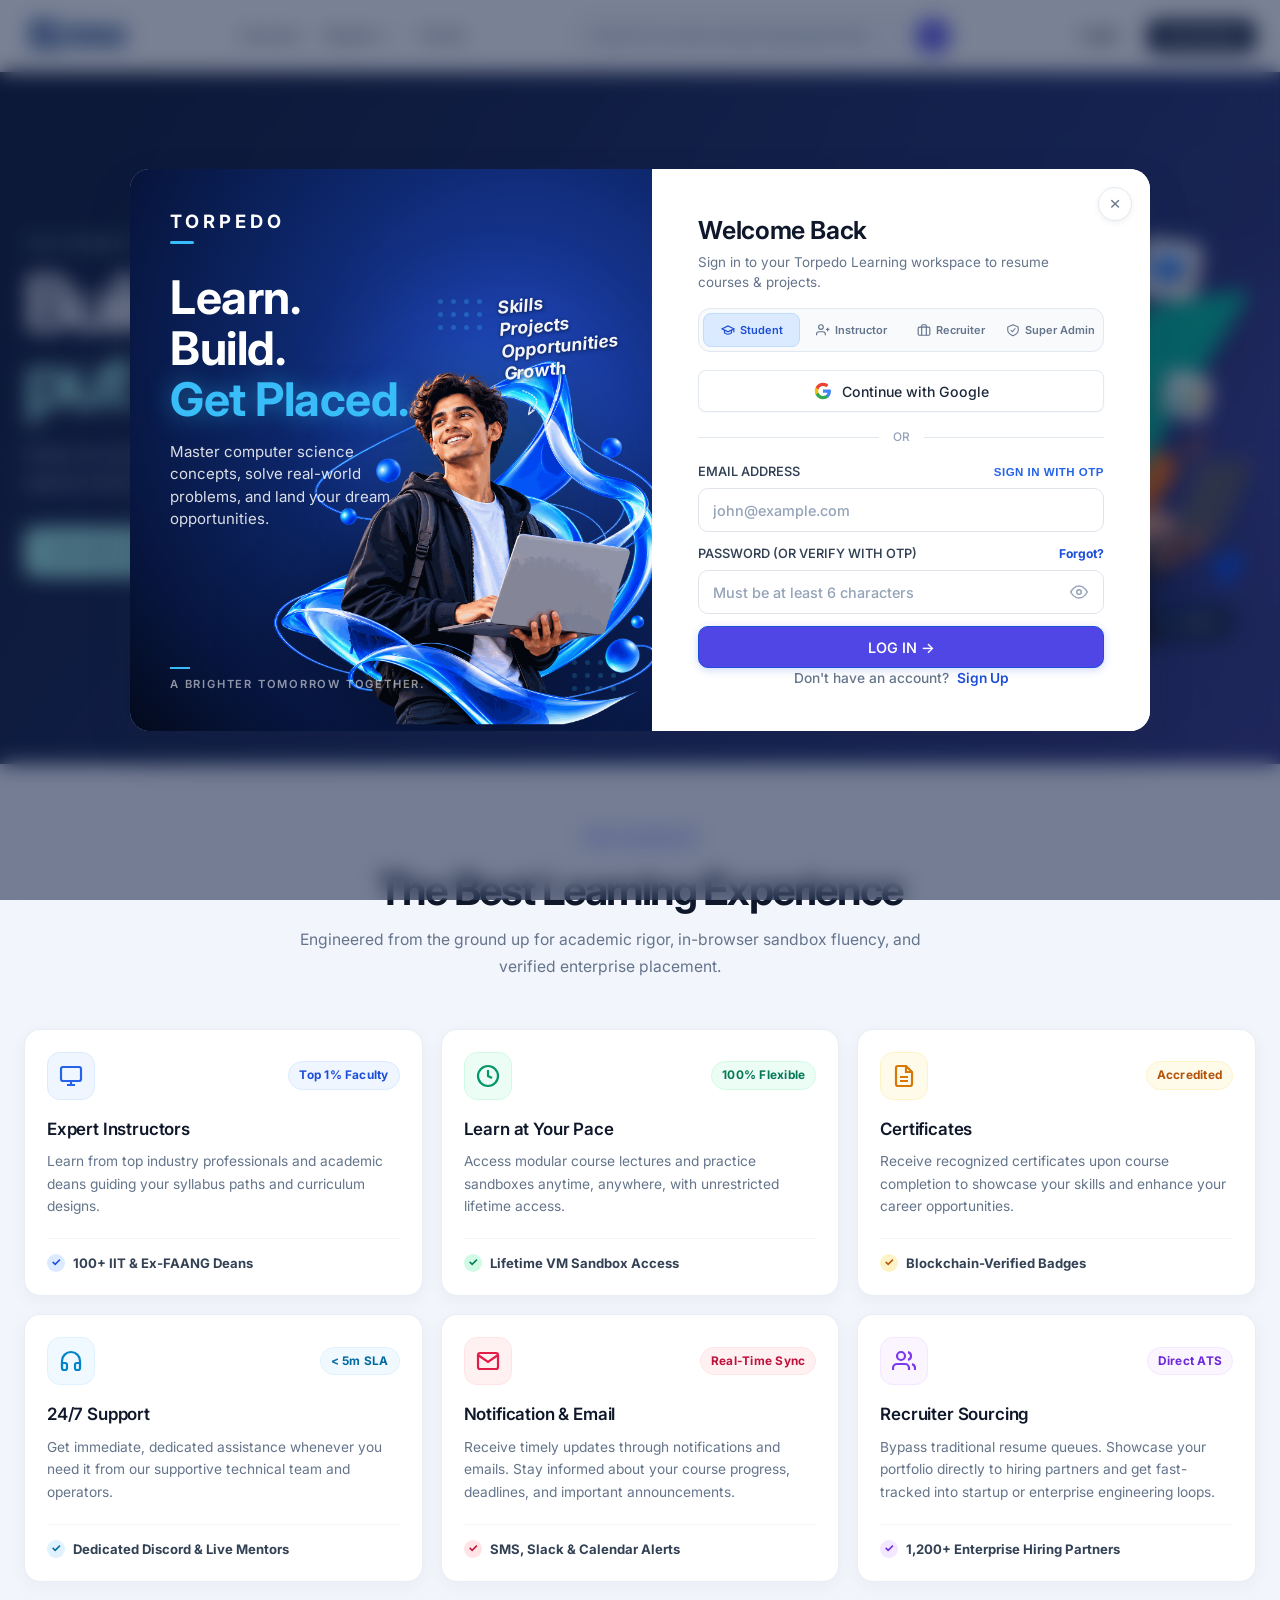
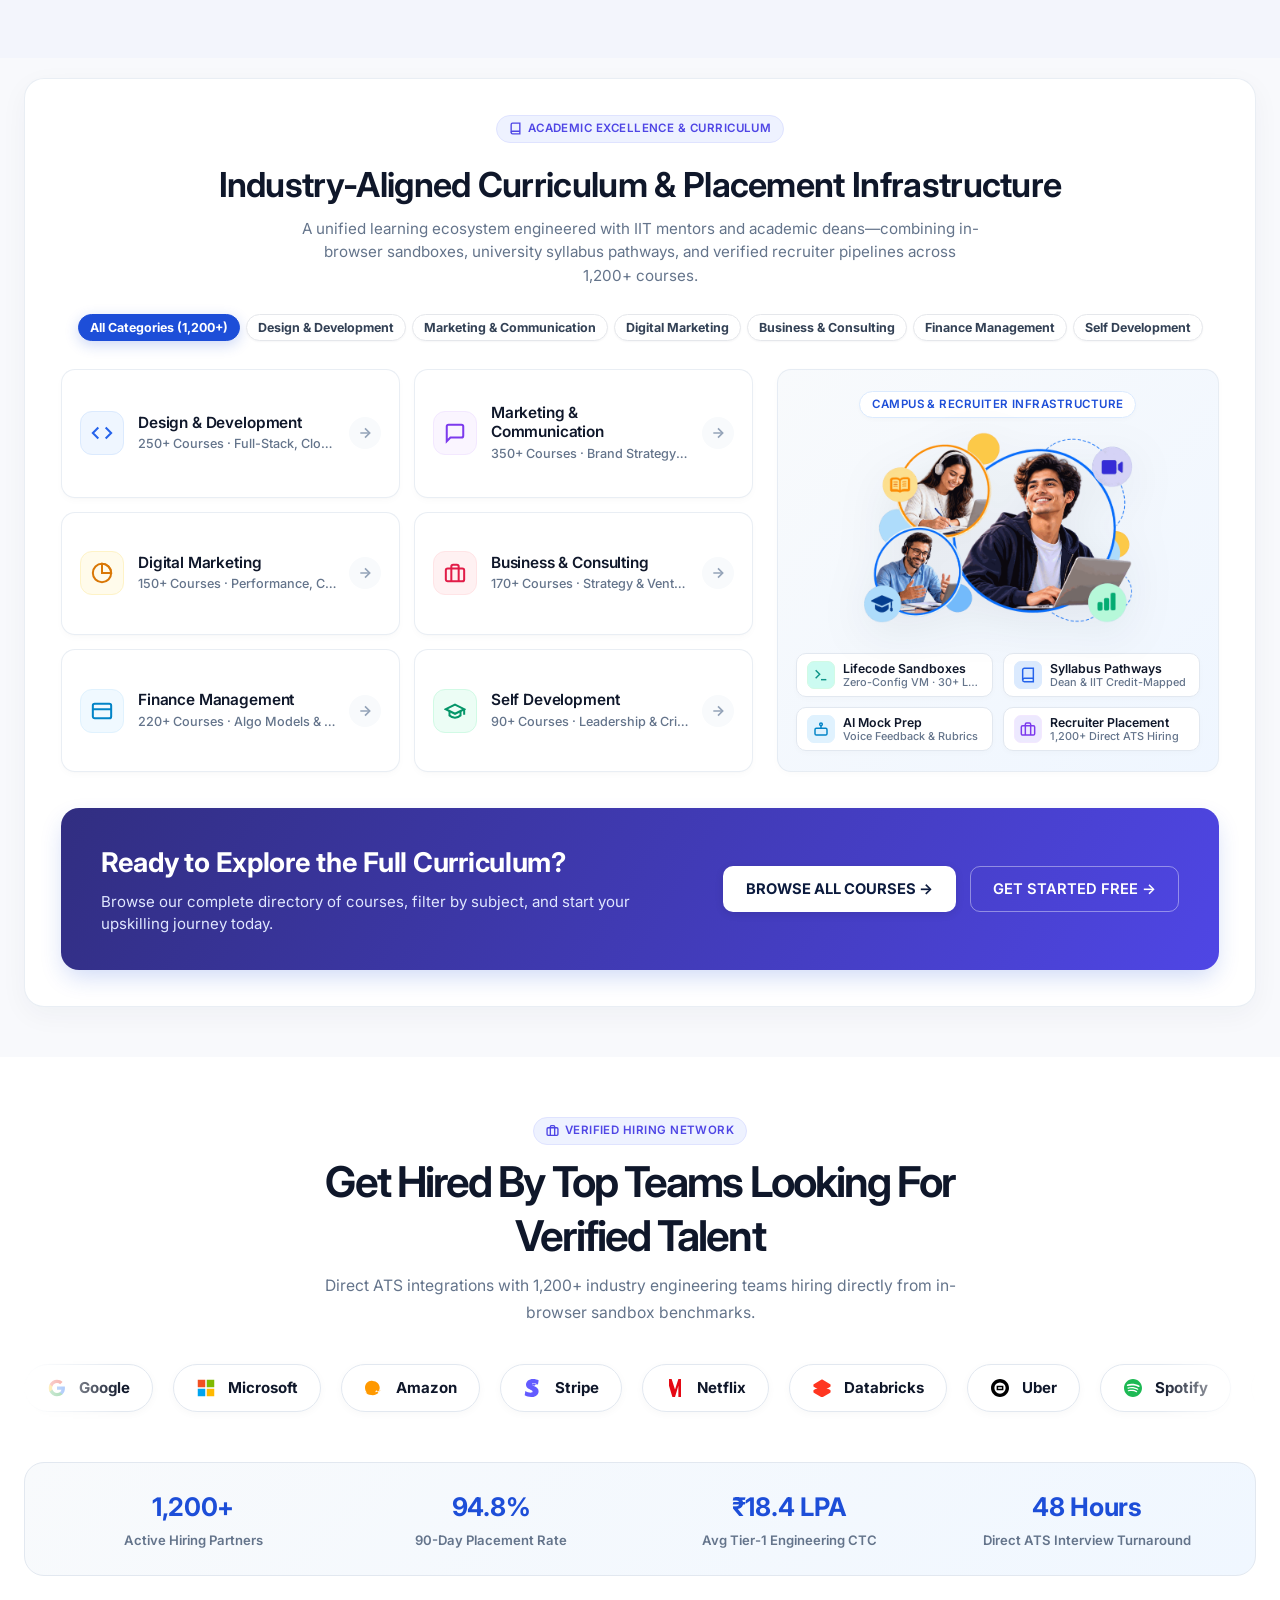
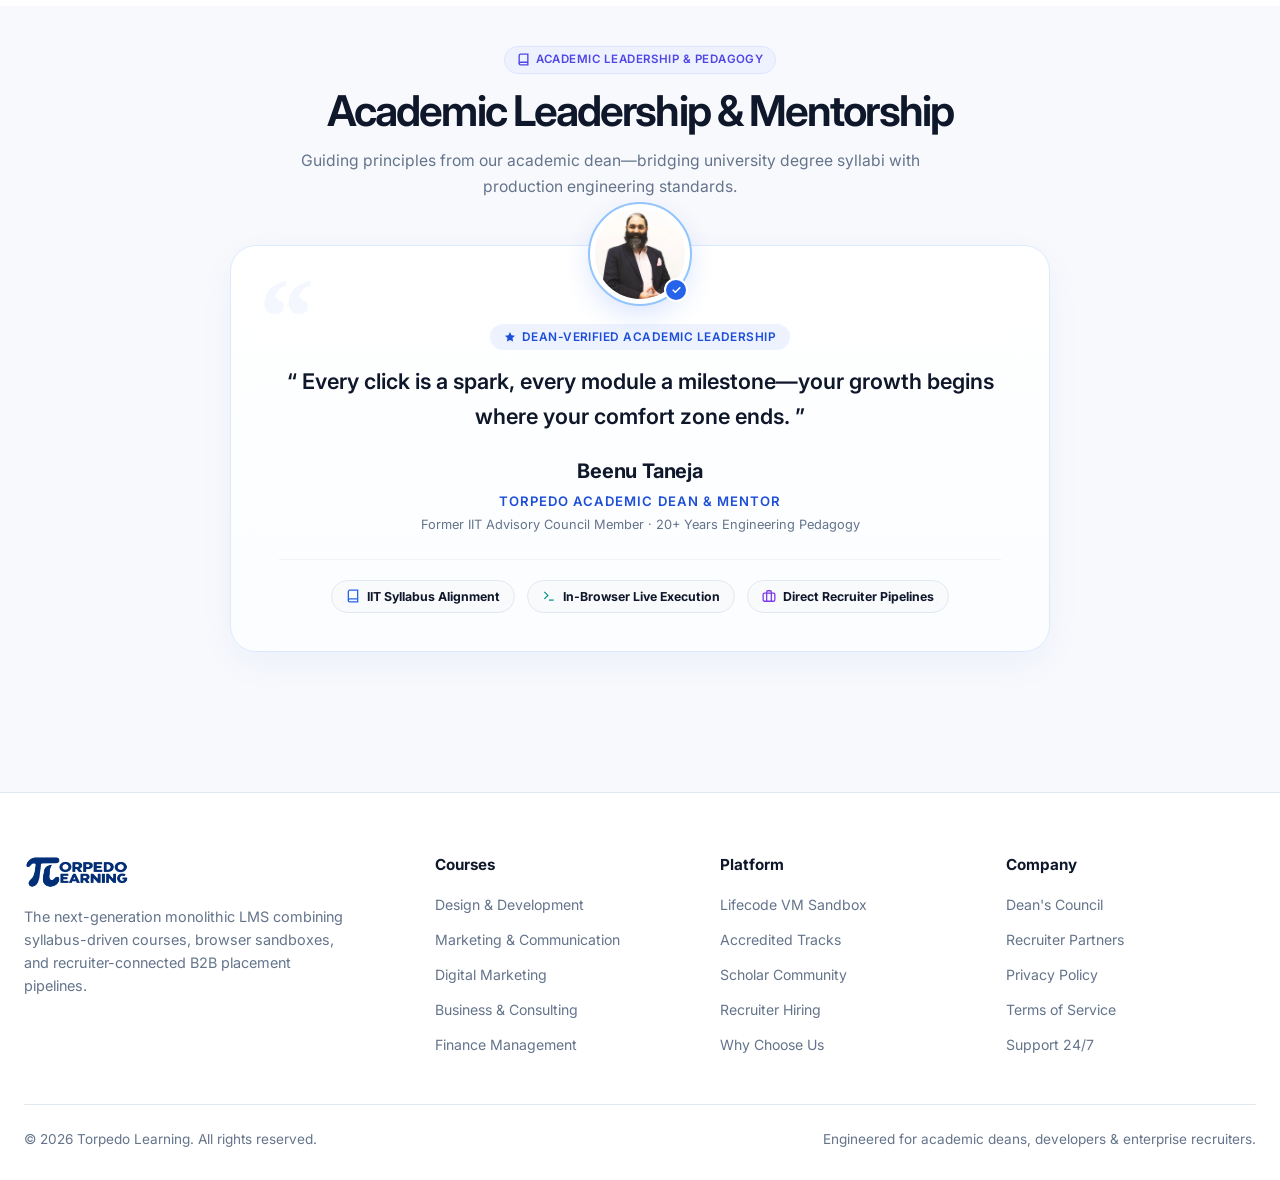
<file: quizzes.html>
<!DOCTYPE html>
<html lang="en">
<head>
  <meta charset="UTF-8">
  <meta http-equiv="refresh" content="0; url=mock-quizzes.html">
  <title>Redirecting to Mock Quizzes...</title>
  <script>
    const search = window.location.search || '';
    window.location.replace("dashboard.html#quizzes" + (search ? ('&' + search.substring(1)) : ''));
  </script>
</head>
<body>
  <p>Redirecting to <a href="dashboard.html#quizzes">Mock Quizzes Assessment Engine</a>...</p>
</body>
</html>
</file>
<file: css/main.css>
/* ==========================================================================
   Torpedo LMS - Modern Light-Only Design System & Tokens
   ========================================================================== */

:root {
  /* Brand Primary Colors */
  --primary: #1d4ed8;
  --primary-hover: #1e40af;
  --primary-light: #3b82f6;
  --primary-subtle: #eff6ff;
  --primary-border: #bfdbfe;
  
  --accent-cyan: #0284c7;
  --accent-emerald: #059669;
  --accent-purple: #7c3aed;
  --accent-amber: #d97706;
  --accent-rose: #e11d48;
  
  /* Pure Crisp Light Theme Neutrals */
  --bg-page: #f8fafc;
  --bg-surface: #ffffff;
  --bg-subtle: #f1f5f9;
  --bg-muted: #e2e8f0;
  
  --border-subtle: #e2e8f0;
  --border-card: #e5e7eb;
  --border-hover: #cbd5e1;
  --border-focus: #3b82f6;
  
  --text-title: #0f172a;
  --text-body: #334155;
  --text-muted: #64748b;
  --text-light: #94a3b8;
  --text-white: #ffffff;

  /* Sophisticated Soft Shadows (Stripe / Apple style) */
  --shadow-xs: 0 1px 2px rgba(15, 23, 42, 0.04);
  --shadow-sm: 0 1px 3px rgba(15, 23, 42, 0.06), 0 1px 2px rgba(15, 23, 42, 0.04);
  --shadow-card: 0 4px 6px -1px rgba(15, 23, 42, 0.05), 0 2px 4px -2px rgba(15, 23, 42, 0.04);
  --shadow-hover: 0 12px 24px -4px rgba(15, 23, 42, 0.08), 0 4px 8px -2px rgba(15, 23, 42, 0.03);
  --shadow-lg: 0 20px 30px -6px rgba(15, 23, 42, 0.1), 0 8px 12px -4px rgba(15, 23, 42, 0.04);

  /* Typography */
  --font-sans: 'Inter', -apple-system, BlinkMacSystemFont, 'Segoe UI', Roboto, Helvetica, Arial, sans-serif;
  --font-mono: 'JetBrains Mono', ui-monospace, SFMono-Regular, Menlo, Monaco, Consolas, monospace;

  /* Dimensions */
  --container-max: 1280px;
  --header-height: 76px;
  --radius-sm: 8px;
  --radius-md: 12px;
  --radius-lg: 18px;
  --radius-xl: 24px;
  --radius-pill: 9999px;

  /* Transitions */
  --transition-fast: 150ms cubic-bezier(0.4, 0, 0.2, 1);
  --transition-normal: 250ms cubic-bezier(0.4, 0, 0.2, 1);
  --transition-smooth: 350ms cubic-bezier(0.16, 1, 0.3, 1);
}
/* Base Reset */
*, *::before, *::after {
  box-sizing: border-box;
  margin: 0;
  padding: 0;
}

html {
  font-family: var(--font-sans);
  font-size: 16px;
  line-height: 1.55;
  color: var(--text-body);
  background-color: var(--bg-page);
  scroll-behavior: smooth;
  -webkit-font-smoothing: antialiased;
  -moz-osx-font-smoothing: grayscale;
  text-rendering: optimizeLegibility;
}

body {
  min-height: 100vh;
  position: relative;
  overflow-x: hidden;
  background-color: var(--bg-page);
  color: var(--text-body);
  -webkit-font-smoothing: antialiased;
}

/* Scroll progress */
#scroll-progress {
  position: fixed;
  top: 0;
  left: 0;
  width: 0%;
  height: 3px;
  background: linear-gradient(90deg, #1d4ed8, #0284c7);
  z-index: 1000;
  transition: width 50ms linear;
}

/* Container */
.container {
  width: 100%;
  max-width: var(--container-max);
  margin-left: auto;
  margin-right: auto;
  padding-left: 24px;
  padding-right: 24px;
}

/* Section Spacing */
.section {
  padding: 56px 0;
  position: relative;
}

@media (max-width: 768px) {
  .section {
    padding: 42px 0;
  }
}

/* Section Header */
.section-header {
  text-align: center;
  max-width: 700px;
  margin: 0 auto 38px auto;
}

.section-badge {
  display: inline-flex;
  align-items: center;
  gap: 6px;
  padding: 4px 12px;
  border-radius: var(--radius-pill);
  font-size: 0.72rem;
  font-weight: 600;
  letter-spacing: 0.04em;
  text-transform: uppercase;
  background: var(--primary-subtle);
  color: var(--primary);
  border: 1px solid var(--primary-border);
  margin-bottom: 10px;
}

.section-title {
  font-size: 2.05rem;
  font-weight: 650;
  line-height: 1.28;
  color: var(--text-title);
  letter-spacing: -0.015em;
  margin-bottom: 10px;
}

.section-subtitle {
  font-size: 0.98rem;
  color: var(--text-muted);
  line-height: 1.55;
}

@media (max-width: 768px) {
  .section-title {
    font-size: 1.65rem;
  }
  .section-subtitle {
    font-size: 0.90rem;
  }
}

/* Buttons */
.btn {
  display: inline-flex;
  align-items: center;
  justify-content: center;
  gap: 8px;
  padding: 11px 22px;
  border-radius: var(--radius-pill);
  font-family: var(--font-sans);
  font-size: 0.92rem;
  font-weight: 600;
  text-decoration: none;
  cursor: pointer;
  border: 1px solid transparent;
  transition: all var(--transition-fast);
  white-space: nowrap;
}

.btn-primary {
  background-color: var(--primary);
  color: #ffffff;
  box-shadow: 0 2px 4px rgba(29, 78, 216, 0.2);
}

.btn-primary:hover {
  background-color: var(--primary-hover);
  box-shadow: 0 4px 10px rgba(29, 78, 216, 0.3);
  transform: translateY(-1px);
}

.btn-dark {
  background-color: #0b1a3d;
  color: #ffffff;
  box-shadow: 0 2px 4px rgba(11, 26, 61, 0.2);
}

.btn-dark:hover {
  background-color: #1e3a8a;
  transform: translateY(-1px);
}

.btn-white {
  background-color: #ffffff;
  color: #0b1a3d;
  font-weight: 700;
  box-shadow: 0 2px 8px rgba(0, 0, 0, 0.1);
}

.btn-white:hover {
  background-color: #f8fafc;
  transform: translateY(-1px);
  box-shadow: 0 6px 14px rgba(0, 0, 0, 0.12);
}

.btn-ghost {
  background: transparent;
  color: var(--text-body);
  border: 1px solid var(--border-subtle);
}

.btn-ghost:hover {
  background: var(--bg-subtle);
  border-color: var(--border-hover);
  color: var(--text-title);
}

.btn-pill-sm {
  padding: 8px 16px;
  font-size: 0.86rem;
}

/* ==========================================================================
   Header & Navigation
   ========================================================================== */
.site-header {
  position: sticky;
  top: 0;
  left: 0;
  right: 0;
  height: var(--header-height);
  z-index: 900;
  background: #ffffff;
  border-bottom: 1px solid var(--border-subtle);
  transition: box-shadow var(--transition-fast);
}

.site-header.scrolled {
  box-shadow: var(--shadow-sm);
}

.nav-container {
  display: flex;
  align-items: center;
  justify-content: space-between;
  height: 100%;
  gap: 20px;
}

.nav-brand {
  display: flex;
  align-items: center;
  text-decoration: none;
}

.brand-logo-img {
  height: 42px;
  width: auto;
  object-fit: contain;
}

.nav-menu {
  display: flex;
  align-items: center;
  gap: 24px;
  list-style: none;
}

.nav-link {
  color: var(--text-body);
  text-decoration: none;
  font-weight: 600;
  font-size: 0.94rem;
  transition: color var(--transition-fast);
  display: inline-flex;
  align-items: center;
  gap: 5px;
}

.nav-link:hover {
  color: var(--primary);
}

.nav-dropdown {
  position: relative;
}

.dropdown-menu {
  position: absolute;
  top: 100%;
  left: -20px;
  width: 250px;
  background: #ffffff;
  border: 1px solid var(--border-subtle);
  border-radius: var(--radius-md);
  padding: 10px;
  box-shadow: var(--shadow-lg);
  opacity: 0;
  visibility: hidden;
  transform: translateY(8px);
  transition: all var(--transition-fast);
  list-style: none;
  z-index: 100;
}

.nav-dropdown:hover .dropdown-menu {
  opacity: 1;
  visibility: visible;
  transform: translateY(0);
}

.dropdown-item a {
  display: flex;
  align-items: center;
  gap: 12px;
  padding: 8px 12px;
  color: var(--text-title);
  text-decoration: none;
  border-radius: var(--radius-sm);
  font-size: 0.9rem;
  font-weight: 500;
}

.dropdown-item a:hover {
  background: var(--bg-subtle);
  color: var(--primary);
}

/* Search Bar in Header */
.header-search-form {
  position: relative;
  display: flex;
  align-items: center;
  width: 380px;
}

.header-search-input {
  width: 100%;
  height: 42px;
  padding: 8px 46px 8px 18px;
  border-radius: var(--radius-pill);
  border: 1px solid var(--border-subtle);
  background: #f8fafc;
  color: var(--text-title);
  font-size: 0.88rem;
  outline: none;
  transition: all var(--transition-fast);
}

.header-search-input:focus {
  border-color: var(--primary);
  background: #ffffff;
  box-shadow: 0 0 0 3px rgba(29, 78, 216, 0.12);
}

.header-search-input::placeholder {
  color: var(--text-muted);
}

.header-search-btn {
  position: absolute;
  right: 4px;
  width: 34px;
  height: 34px;
  border-radius: 50%;
  background: var(--primary);
  color: #ffffff;
  border: none;
  display: flex;
  align-items: center;
  justify-content: center;
  cursor: pointer;
  transition: background-color var(--transition-fast);
}

.header-search-btn:hover {
  background: var(--primary-hover);
}

.nav-actions {
  display: flex;
  align-items: center;
  gap: 12px;
}

.nav-login-link {
  color: var(--text-title);
  text-decoration: none;
  font-weight: 600;
  font-size: 0.92rem;
  padding: 8px 16px;
  transition: color var(--transition-fast);
}

.nav-login-link:hover {
  color: var(--primary);
}

@media (max-width: 1100px) {
  .header-search-form {
    width: 260px;
  }
}

@media (max-width: 880px) {
  .nav-menu,
  .header-search-form {
    display: none;
  }
}

/* Shared public-page refinement: clean hierarchy, quieter surfaces, clearer actions. */
html { background: #f8f9fc; }
body { background: #f8f9fc; color: #465166; }
.site-header { height: 72px; border-bottom-color: #e8ebf1; }
.brand-logo-img { height: 38px; }
.nav-link { color: #465166; font-weight: 550; }
.nav-link:hover { color: #4f46e5; }
.header-search-input { background: #f7f8fb; border-color: #e4e7ee; border-radius: 10px; }
.header-search-input:focus { border-color: #a5b4fc; box-shadow: 0 0 0 4px rgba(79, 70, 229, .10); }
.header-search-btn, .btn-primary { background: #4f46e5; }
.header-search-btn:hover, .btn-primary:hover { background: #4338ca; }
.btn { border-radius: 10px; }
.btn-dark { background: #222c43; }
.btn-dark:hover { background: #111827; }
.section { padding: 76px 0; }
.section-title { font-size: clamp(2rem, 4vw, 2.65rem); letter-spacing: -.035em; }
.section-subtitle { max-width: 640px; line-height: 1.7; }
.section-badge { background: #eef2ff; border-color: #dfe3ff; color: #4f46e5; }
@media (max-width: 768px) {
  .site-header { height: 62px; }
  .section { padding: 52px 0; }
  .container { padding-left: 18px; padding-right: 18px; }
}
</file>
<file: css/components.css>
/* ==========================================================================
   Torpedo LMS - Light Theme Components
   ========================================================================== */

/* ==========================================================================
   Hero Section: Seamless Luminous Blue-to-White Flow
   ========================================================================== */
.hero-seamless-section {
  background: linear-gradient(180deg,
      #1d4ed8 0%,
      #2563eb 45%,
      #3b82f6 72%,
      #60a5fa 86%,
      #93c5fd 94%,
      #dbeafe 98%,
      #eff6ff 100%);
  color: #ffffff;
  padding: 64px 0 24px 0;
  position: relative;
  overflow: hidden;
}

@media (max-width: 992px) {
  .hero-seamless-section {
    padding: 44px 0 16px 0;
  }
}

.hero-grid {
  display: grid;
  grid-template-columns: 1.25fr 1fr;
  align-items: center;
  gap: 32px;
  position: relative;
  z-index: 2;
}

@media (max-width: 992px) {
  .hero-grid {
    grid-template-columns: 1fr;
    text-align: center;
  }
}

.hero-title {
  font-size: clamp(2.4rem, 3.7vw, 3.5rem);
  font-weight: 700;
  line-height: 1.16;
  letter-spacing: -0.01em;
  color: #ffffff;
  margin-bottom: 22px;
}

.hero-line-2 {
  white-space: nowrap;
  display: inline-block;
}

.hero-title .highlight-cyan {
  color: #38bdf8;
}

.hero-desc {
  font-size: 1.08rem;
  line-height: 1.65;
  color: rgba(255, 255, 255, 0.92);
  max-width: 500px;
  margin-bottom: 38px;
  font-weight: 400;
}

@media (max-width: 992px) {
  .hero-desc {
    margin-left: auto;
    margin-right: auto;
  }
}

.hero-actions {
  display: flex;
  align-items: center;
  margin-bottom: 56px;
}

@media (max-width: 992px) {
  .hero-actions {
    justify-content: center;
    margin-bottom: 36px;
  }
}

.btn-explore {
  display: inline-flex;
  align-items: center;
  justify-content: center;
  gap: 10px;
  padding: 14px 30px;
  border-radius: 9999px;
  background-color: #ffffff;
  color: #0b1a3d;
  font-size: 0.88rem;
  font-weight: 600;
  letter-spacing: 0.05em;
  text-transform: uppercase;
  text-decoration: none;
  box-shadow: 0 4px 14px rgba(0, 0, 0, 0.12);
  transition: transform var(--transition-fast), box-shadow var(--transition-fast);
}

.btn-explore:hover {
  transform: translateY(-2px);
  box-shadow: 0 8px 22px rgba(0, 0, 0, 0.18);
}

/* Hero Right Visual */
.hero-visual-wrapper {
  position: relative;
  display: flex;
  justify-content: center;
  align-items: flex-end;
  height: 100%;
}

.hero-students-container {
  position: relative;
  width: 100%;
  max-width: 540px;
  display: flex;
  justify-content: center;
  align-items: flex-end;
}

.hero-students-cutout {
  width: 100%;
  height: auto;
  max-height: 520px;
  object-fit: contain;
  display: block;
  filter: drop-shadow(0 20px 35px rgba(0, 0, 0, 0.22));
  position: relative;
  z-index: 2;
  margin-bottom: 0;
  -webkit-mask-image: linear-gradient(to bottom, black 92%, transparent 100%);
  mask-image: linear-gradient(to bottom, black 92%, transparent 100%);
  transition: transform var(--transition-smooth);
}

.hero-students-container:hover .hero-students-cutout {
  transform: translateY(-3px) scale(1.015);
}

.hero-floating-icon {
  position: absolute;
  z-index: 5;
  width: 44px;
  height: 44px;
  border-radius: 14px;
  display: flex;
  align-items: center;
  justify-content: center;
  color: #ffffff;
  box-shadow: 0 8px 18px rgba(0, 0, 0, 0.2);
  transition: transform 0.3s cubic-bezier(0.34, 1.56, 0.64, 1);
}

.hero-floating-icon:hover {
  transform: scale(1.15) !important;
}

.hero-floating-icon svg {
  width: 22px;
  height: 22px;
}

.icon-grad {
  top: 14%;
  left: 38%;
  background-color: #8b5cf6;
}

.icon-code {
  top: 32%;
  right: 6%;
  background-color: #10b981;
}

.icon-briefcase {
  bottom: 44%;
  left: 28%;
  background-color: #f59e0b;
}

.icon-chat {
  bottom: 30%;
  right: 5%;
  background-color: #f43f5e;
}

/* ==========================================================================
   Section 1: Why Choose Us - The Best Learning Experience
   ========================================================================== */
.why-choose-section {
  padding: 60px 0 76px 0;
  background: linear-gradient(180deg,
      #eff6ff 0%,
      #f8fafc 45%,
      #ffffff 80%);
  position: relative;
}

@media (max-width: 768px) {
  .why-choose-section {
    padding: 40px 0 56px 0;
  }
}

.features-grid {
  display: grid;
  grid-template-columns: repeat(3, 1fr);
  gap: 24px;
}

@media (max-width: 992px) {
  .features-grid {
    grid-template-columns: repeat(2, 1fr);
  }
}

@media (max-width: 640px) {
  .features-grid {
    grid-template-columns: 1fr;
  }
}

.feature-box {
  background: #ffffff;
  border: 1px solid rgba(226, 232, 240, 0.75);
  border-radius: 14px;
  padding: 20px 20px 18px 20px;
  text-align: left;
  display: flex;
  flex-direction: column;
  align-items: flex-start;
  position: relative;
  transition: all 0.2s cubic-bezier(0.16, 1, 0.3, 1);
  overflow: hidden;
  box-shadow: 0 1px 3px rgba(0, 0, 0, 0.02), 0 4px 14px -2px rgba(15, 23, 42, 0.04);
}

.feature-box::before {
  content: '';
  position: absolute;
  top: 0;
  left: 0;
  right: 0;
  height: 3px;
  background: transparent;
  transition: background 0.25s ease;
}

.feature-box-blue:hover::before {
  background: #2563eb;
}

.feature-box-teal:hover::before {
  background: #059669;
}

.feature-box-amber:hover::before {
  background: #d97706;
}

.feature-box-cyan:hover::before {
  background: #0284c7;
}

.feature-box-rose:hover::before {
  background: #e11d48;
}

.feature-box-purple:hover::before {
  background: #7c3aed;
}

.feature-box:hover {
  border-color: #cbd5e1;
  transform: translateY(-4px);
  box-shadow: 0 16px 36px -8px rgba(15, 23, 42, 0.08), 0 0 0 1px rgba(37, 99, 235, 0.08);
}

.feature-header-row {
  display: flex;
  justify-content: space-between;
  align-items: center;
  width: 100%;
}

.feature-icon-badge {
  width: 48px;
  height: 48px;
  border-radius: 13px;
  display: flex;
  align-items: center;
  justify-content: center;
  transition: transform var(--transition-fast);
}

.feature-box:hover .feature-icon-badge {
  transform: scale(1.08);
}

.feature-icon-badge svg {
  width: 24px;
  height: 24px;
}

/* Color Palette for Soft Badges */
.color-blue {
  background: #eff6ff;
  color: #2563eb;
  border: 1px solid #dbeafe;
}

.color-teal {
  background: #ecfdf5;
  color: #059669;
  border: 1px solid #d1fae5;
}

.color-amber {
  background: #fffbeb;
  color: #d97706;
  border: 1px solid #fef3c7;
}

.color-cyan {
  background: #f0f9ff;
  color: #0284c7;
  border: 1px solid #e0f2fe;
}

.color-rose {
  background: #fff1f2;
  color: #e11d48;
  border: 1px solid #ffe4e6;
}

.color-purple {
  background: #faf5ff;
  color: #7c3aed;
  border: 1px solid #f3e8ff;
}

/* Micro-Pill Tag in Top Right */
.feature-tag {
  font-size: 0.74rem;
  font-weight: 700;
  padding: 4px 10px;
  border-radius: var(--radius-pill);
  letter-spacing: 0.02em;
}

.tag-blue {
  background: #eff6ff;
  color: #1d4ed8;
  border: 1px solid #dbeafe;
}

.tag-teal {
  background: #ecfdf5;
  color: #047857;
  border: 1px solid #d1fae5;
}

.tag-amber {
  background: #fffbeb;
  color: #b45309;
  border: 1px solid #fef3c7;
}

.tag-cyan {
  background: #f0f9ff;
  color: #0369a1;
  border: 1px solid #e0f2fe;
}

.tag-rose {
  background: #fff1f2;
  color: #be123c;
  border: 1px solid #ffe4e6;
}

.tag-purple {
  background: #faf5ff;
  color: #6d28d9;
  border: 1px solid #f3e8ff;
}

.feature-title {
  font-size: 1.15rem;
  font-weight: 600;
  color: var(--text-title);
  margin-top: 16px;
  margin-bottom: 8px;
  letter-spacing: -0.01em;
}

.feature-text {
  font-size: 0.90rem;
  color: var(--text-muted);
  line-height: 1.6;
  margin-bottom: 20px;
  flex-grow: 1;
}

/* Feature Checkmark Footer */
.feature-footer {
  border-top: 1px solid #f1f5f9;
  padding-top: 14px;
  width: 100%;
  display: flex;
  align-items: center;
  gap: 8px;
  font-size: 0.82rem;
  font-weight: 700;
  color: #334155;
}

.feature-check {
  display: inline-flex;
  align-items: center;
  justify-content: center;
  width: 18px;
  height: 18px;
  border-radius: 50%;
  font-size: 0.72rem;
  font-weight: 700;
  flex-shrink: 0;
}

.check-blue {
  background: #dbeafe;
  color: #1d4ed8;
}

.check-teal {
  background: #d1fae5;
  color: #047857;
}

.check-amber {
  background: #fef3c7;
  color: #b45309;
}

.check-cyan {
  background: #e0f2fe;
  color: #0369a1;
}

.check-rose {
  background: #ffe4e6;
  color: #be123c;
}

.check-purple {
  background: #f3e8ff;
  color: #6d28d9;
}

/* ==========================================================================
   Section 2: Master Curriculum & Educational Solutions Ecosystem
   ========================================================================== */
.master-ecosystem-card {
  background: #ffffff;
  border: 1px solid rgba(226, 232, 240, 0.75);
  border-radius: 20px;
  padding: 32px 32px;
  box-shadow: 0 2px 12px -2px rgba(15, 23, 42, 0.03);
}

@media (max-width: 768px) {
  .master-ecosystem-card {
    padding: 24px 16px;
    border-radius: 16px;
  }
}

/* Category Filter Tabs Bar */
.category-filter-bar {
  display: flex;
  justify-content: center;
  align-items: center;
  margin-bottom: 26px;
}

.category-tabs-wrap {
  display: flex;
  flex-wrap: wrap;
  gap: 6px;
  justify-content: center;
  max-width: 100%;
}

.cat-pill-btn {
  background: #ffffff;
  border: 1px solid var(--border-card);
  padding: 5px 11px;
  border-radius: var(--radius-pill);
  font-family: var(--font-sans);
  font-size: 0.78rem;
  font-weight: 700;
  color: var(--text-body);
  cursor: pointer;
  transition: all var(--transition-fast);
  box-shadow: var(--shadow-xs);
  white-space: nowrap;
}

.cat-pill-btn:hover {
  border-color: var(--primary);
  color: var(--primary);
  transform: translateY(-1px);
}

.cat-pill-btn.active {
  background: var(--primary);
  border-color: var(--primary);
  color: #ffffff;
  box-shadow: 0 4px 14px rgba(29, 78, 216, 0.22);
}

/* Sleek Category Navigation Tiles Grid */
.category-tiles-grid {
  display: grid;
  grid-template-columns: repeat(3, 1fr);
  gap: 16px;
  margin-bottom: 40px;
}

@media (max-width: 992px) {
  .category-tiles-grid {
    grid-template-columns: repeat(2, 1fr);
  }
}

@media (max-width: 640px) {
  .category-tiles-grid {
    grid-template-columns: 1fr;
  }
}

.category-tile {
  background: #ffffff;
  border: 1px solid rgba(226, 232, 240, 0.75);
  border-radius: 12px;
  padding: 14px 18px;
  display: flex;
  align-items: center;
  justify-content: space-between;
  gap: 12px;
  cursor: pointer;
  text-decoration: none;
  transition: all 0.2s cubic-bezier(0.16, 1, 0.3, 1);
  position: relative;
  overflow: hidden;
  box-shadow: 0 1px 3px rgba(0, 0, 0, 0.02), 0 3px 10px -2px rgba(15, 23, 42, 0.03);
}

.category-tile::before {
  content: '';
  position: absolute;
  top: 0;
  left: 0;
  bottom: 0;
  width: 4px;
  background: transparent;
  transition: background 0.25s ease;
}

.category-tile:hover {
  transform: translateY(-2px);
  box-shadow: 0 10px 25px -4px rgba(15, 23, 42, 0.08);
}

.category-tile.tile-blue:hover {
  border-color: #93c5fd;
}

.category-tile.tile-blue:hover::before {
  background: #2563eb;
}

.category-tile.tile-purple:hover {
  border-color: #d8b4fe;
}

.category-tile.tile-purple:hover::before {
  background: #7c3aed;
}

.category-tile.tile-amber:hover {
  border-color: #fde68a;
}

.category-tile.tile-amber:hover::before {
  background: #d97706;
}

.category-tile.tile-rose:hover {
  border-color: #fecdd3;
}

.category-tile.tile-rose:hover::before {
  background: #e11d48;
}

.category-tile.tile-cyan:hover {
  border-color: #bae6fd;
}

.category-tile.tile-cyan:hover::before {
  background: #0284c7;
}

.category-tile.tile-teal:hover {
  border-color: #a7f3d0;
}

.category-tile.tile-teal:hover::before {
  background: #059669;
}

.category-tile-left {
  display: flex;
  align-items: center;
  gap: 14px;
  flex: 1;
  min-width: 0;
}

.category-tile-icon {
  width: 44px;
  height: 44px;
  border-radius: 12px;
  display: flex;
  align-items: center;
  justify-content: center;
  flex-shrink: 0;
  transition: transform 0.25s ease;
}

.category-tile:hover .category-tile-icon {
  transform: scale(1.08);
}

.category-tile-icon svg {
  width: 22px;
  height: 22px;
}

.category-tile-info {
  display: flex;
  flex-direction: column;
  gap: 2px;
  min-width: 0;
}

.category-tile-title {
  font-size: 0.96rem;
  font-weight: 600;
  color: var(--text-title);
  letter-spacing: -0.01em;
  white-space: normal;
  line-height: 1.25;
}

.category-tile-meta {
  font-size: 0.79rem;
  font-weight: 500;
  color: var(--text-muted);
  white-space: nowrap;
  overflow: hidden;
  text-overflow: ellipsis;
}

.category-tile-arrow {
  width: 32px;
  height: 32px;
  border-radius: 50%;
  background: #f8fafc;
  display: flex;
  align-items: center;
  justify-content: center;
  color: #94a3b8;
  flex-shrink: 0;
  transition: all 0.25s ease;
}

.category-tile:hover .category-tile-arrow {
  background: #eff6ff;
  color: var(--primary);
  transform: translateX(3px);
}

.cat-card-item {
  cursor: pointer;
  transition: all 0.3s cubic-bezier(0.16, 1, 0.3, 1);
}

.cat-card-item.hidden-cat {
  display: none !important;
}

/* Section Subhead & Dividers inside Master Card */
.ecosystem-divider-head {
  text-align: center;
  margin-top: 40px;
  margin-bottom: 24px;
}

.ecosystem-subtitle {
  font-size: 1.5rem;
  font-weight: 700;
  color: var(--text-title);
  letter-spacing: -0.01em;
  margin-top: 8px;
}

.ecosystem-subdesc {
  font-size: 0.93rem;
  color: var(--text-muted);
  max-width: 620px;
  margin: 6px auto 0 auto;
  line-height: 1.55;
}

/* Four Strategic Learning Pillars Grid */
.pillars-grid-4 {
  display: grid;
  grid-template-columns: repeat(4, 1fr);
  gap: 18px;
}

@media (max-width: 1024px) {
  .pillars-grid-4 {
    grid-template-columns: repeat(2, 1fr);
  }
}

@media (max-width: 600px) {
  .pillars-grid-4 {
    grid-template-columns: 1fr;
  }
}

/* Integrated Callout Strip Banner */
.curriculum-banner {
  background: linear-gradient(135deg, #1d4ed8 0%, #2563eb 55%, #3b82f6 100%);
  border-radius: 20px;
  padding: 34px 40px;
  display: flex;
  align-items: center;
  justify-content: space-between;
  gap: 28px;
  color: #ffffff;
  margin-top: 36px;
  box-shadow: 0 10px 25px -4px rgba(29, 78, 216, 0.22);
  position: relative;
  overflow: hidden;
}

@media (max-width: 850px) {
  .curriculum-banner {
    flex-direction: column;
    text-align: center;
    padding: 30px 22px;
  }
}

.curriculum-banner-title {
  font-size: 1.7rem;
  font-weight: 700;
  color: #ffffff;
  margin-bottom: 6px;
  letter-spacing: -0.01em;
}

.curriculum-banner-text {
  font-size: 0.94rem;
  color: #e0e7ff;
  max-width: 580px;
  line-height: 1.5;
}

/* ==========================================================================
   Section 2: Merged Architecture, Offerings & Platform Stage
   ========================================================================== */
.merged-stage-split {
  display: grid;
  grid-template-columns: 1.22fr 0.78fr;
  gap: 24px;
  align-items: stretch;
  margin-bottom: 28px;
}

@media (max-width: 1024px) {
  .merged-stage-split {
    grid-template-columns: 1fr;
    gap: 24px;
  }
}

/* 2-Column Category Grid for the Merged Stage */
.category-tiles-2col {
  display: grid;
  grid-template-columns: repeat(2, 1fr);
  gap: 14px;
  align-content: stretch;
}

.category-tiles-2col .category-tile {
  height: 100%;
  min-height: 84px;
}

@media (max-width: 640px) {
  .category-tiles-2col {
    grid-template-columns: 1fr;
  }
}

/* Image Showcase Wrap with Capability Badges */
.image-showcase-wrap {
  background: linear-gradient(135deg, #f8fafc 0%, #eff6ff 100%);
  border: 1px solid rgba(226, 232, 240, 0.75);
  border-radius: 14px;
  padding: 20px 18px;
  display: flex;
  flex-direction: column;
  align-items: center;
  justify-content: space-between;
  text-align: center;
  position: relative;
  overflow: hidden;
  box-shadow: 0 2px 10px -2px rgba(15, 23, 42, 0.03);
}

.showcase-badge {
  display: inline-flex;
  align-items: center;
  gap: 6px;
  background: #ffffff;
  color: var(--primary);
  border: 1px solid #dbeafe;
  padding: 4px 12px;
  border-radius: 999px;
  font-size: 0.72rem;
  font-weight: 600;
  letter-spacing: 0.04em;
  text-transform: uppercase;
  box-shadow: 0 2px 4px rgba(15, 23, 42, 0.02);
}

.merged-ecosystem-img {
  max-width: 90%;
  max-height: 215px;
  object-fit: contain;
  filter: drop-shadow(0 12px 24px rgba(15, 23, 42, 0.08));
  animation: floatSubtle 5s ease-in-out infinite alternate;
  margin: 6px auto 14px auto;
  transition: transform 0.3s ease;
}

.merged-ecosystem-img:hover {
  transform: scale(1.02);
}

.image-capabilities-grid {
  display: grid;
  grid-template-columns: repeat(2, 1fr);
  gap: 10px;
  width: 100%;
}

@media (max-width: 480px) {
  .image-capabilities-grid {
    grid-template-columns: 1fr;
  }
}

.cap-pill {
  background: #ffffff;
  border: 1px solid #e2e8f0;
  border-radius: 10px;
  padding: 7px 10px;
  text-align: left;
  display: flex;
  align-items: center;
  gap: 8px;
  box-shadow: 0 2px 6px rgba(15, 23, 42, 0.02);
  transition: all 0.25s ease;
  min-width: 0;
}

.cap-pill:hover {
  border-color: #93c5fd;
  transform: translateY(-1px);
  box-shadow: 0 4px 12px rgba(37, 99, 235, 0.08);
}

.cap-icon-box {
  width: 28px;
  height: 28px;
  border-radius: 7px;
  display: flex;
  align-items: center;
  justify-content: center;
  flex-shrink: 0;
}

.cap-icon-box.color-teal {
  background: #ccfbf1;
  color: #0d9488;
}

.cap-icon-box.color-blue {
  background: #dbeafe;
  color: #2563eb;
}

.cap-icon-box.color-cyan {
  background: #e0f2fe;
  color: #0284c7;
}

.cap-icon-box.color-purple {
  background: #ede9fe;
  color: #7c3aed;
}

.cap-text-wrap {
  display: flex;
  flex-direction: column;
  min-width: 0;
  line-height: 1.2;
}

.cap-title {
  font-size: 0.77rem;
  font-weight: 600;
  color: var(--text-title);
  white-space: nowrap;
  overflow: hidden;
  text-overflow: ellipsis;
}

.cap-meta {
  font-size: 0.68rem;
  font-weight: 500;
  color: var(--text-muted);
  white-space: nowrap;
  overflow: hidden;
  text-overflow: ellipsis;
}

@keyframes floatSubtle {
  0% {
    transform: translateY(0);
  }

  100% {
    transform: translateY(-6px);
  }
}

/* ==========================================================================
   Section 7: Corporate Partners - Infinite Marquee & Metrics
   ========================================================================== */
.marquee-container {
  overflow: hidden;
  position: relative;
  width: 100%;
  padding: 14px 0;
  mask-image: linear-gradient(90deg, transparent 0%, #000 8%, #000 92%, transparent 100%);
  -webkit-mask-image: linear-gradient(90deg, transparent 0%, #000 8%, #000 92%, transparent 100%);
}

.marquee-track {
  display: flex;
  gap: 20px;
  width: max-content;
  animation: marquee-scroll 32s linear infinite;
}

.marquee-track:hover {
  animation-play-state: paused;
}

.partner-card {
  display: inline-flex;
  align-items: center;
  gap: 12px;
  padding: 11px 22px;
  background: #ffffff;
  border: 1px solid #e2e8f0;
  border-radius: 999px;
  font-weight: 700;
  font-size: 0.94rem;
  color: var(--text-title);
  box-shadow: 0 2px 8px rgba(15, 23, 42, 0.03);
  white-space: nowrap;
  transition: all 0.25s ease;
  user-select: none;
}

.partner-card:hover {
  transform: translateY(-2px);
  border-color: #93c5fd;
  box-shadow: 0 6px 16px rgba(37, 99, 235, 0.08);
}

.partner-logo-svg {
  width: 20px;
  height: 20px;
  display: flex;
  align-items: center;
  justify-content: center;
  flex-shrink: 0;
}

/* Partners Metrics Ribbon */
.partners-metrics-ribbon {
  display: grid;
  grid-template-columns: repeat(4, 1fr);
  gap: 18px;
  background: linear-gradient(135deg, #f8fafc 0%, #f0f7ff 100%);
  border: 1px solid #e2e8f0;
  border-radius: 20px;
  padding: 24px 28px;
  margin-top: 36px;
  text-align: center;
}

@media (max-width: 900px) {
  .partners-metrics-ribbon {
    grid-template-columns: repeat(2, 1fr);
    gap: 16px;
  }
}

@media (max-width: 540px) {
  .partners-metrics-ribbon {
    grid-template-columns: 1fr;
  }
}

.metric-stat-item {
  display: flex;
  flex-direction: column;
  align-items: center;
  gap: 4px;
}

.metric-stat-val {
  font-size: 1.6rem;
  font-weight: 700;
  color: var(--primary);
  letter-spacing: -0.01em;
}

.metric-stat-label {
  font-size: 0.82rem;
  font-weight: 600;
  color: var(--text-muted);
}

/* ==========================================================================
   Section 8: Testimonials & Dean Endorsement Showcase
   ========================================================================== */
.testimonials-section-wrap {
  padding: 40px 0 60px 0;
}

.testimonials-tabs-bar {
  display: flex;
  justify-content: center;
  gap: 8px;
  margin-bottom: 34px;
  flex-wrap: wrap;
}

.testimonial-filter-btn {
  background: #ffffff;
  border: 1px solid var(--border-card);
  padding: 7px 16px;
  border-radius: var(--radius-pill);
  font-family: var(--font-sans);
  font-size: 0.83rem;
  font-weight: 700;
  color: var(--text-body);
  cursor: pointer;
  transition: all var(--transition-fast);
  box-shadow: var(--shadow-xs);
}

.testimonial-filter-btn:hover {
  border-color: var(--primary);
  color: var(--primary);
}

.testimonial-filter-btn.active {
  background: var(--primary);
  border-color: var(--primary);
  color: #ffffff;
  box-shadow: 0 4px 14px rgba(29, 78, 216, 0.22);
}

/* Testimonials Grid Layout: Featured Dean Spotlight + Stories Grid */
.testimonials-master-grid {
  display: grid;
  grid-template-columns: 1fr;
  gap: 32px;
  max-width: 1140px;
  margin: 0 auto;
}

/* Dean Spotlight Master Card */
.dean-spotlight-container {
  max-width: 820px;
  margin: 0 auto;
}

.dean-card {
  background: linear-gradient(180deg, #ffffff 0%, #fbfdff 100%);
  border: 1px solid #dbeafe;
  border-radius: 26px;
  padding: 52px 48px 38px 48px;
  text-align: center;
  box-shadow: 0 12px 36px -4px rgba(37, 99, 235, 0.07);
  position: relative;
  overflow: visible;
  transition: all 0.3s ease;
  margin-top: 44px;
}

.dean-card::before {
  content: '“';
  position: absolute;
  top: 16px;
  left: 28px;
  font-size: 110px;
  line-height: 1;
  font-family: Georgia, serif;
  color: rgba(37, 99, 235, 0.05);
  pointer-events: none;
  font-weight: 700;
}

.dean-avatar-wrapper {
  width: 104px;
  height: 104px;
  border-radius: 50%;
  margin: -96px auto 18px auto;
  padding: 5px;
  background: #ffffff;
  box-shadow: 0 10px 25px rgba(37, 99, 235, 0.15);
  border: 2px solid #93c5fd;
  position: relative;
  z-index: 2;
}

.dean-avatar-wrapper::after {
  content: '✓';
  position: absolute;
  bottom: 2px;
  right: 2px;
  width: 24px;
  height: 24px;
  border-radius: 50%;
  background: #2563eb;
  color: #ffffff;
  font-size: 12px;
  font-weight: 600;
  display: flex;
  align-items: center;
  justify-content: center;
  border: 2px solid #ffffff;
}

.dean-avatar-img {
  width: 100%;
  height: 100%;
  border-radius: 50%;
  object-fit: cover;
}

.dean-badge-pill {
  display: inline-flex;
  align-items: center;
  gap: 6px;
  background: rgba(37, 99, 235, 0.08);
  color: #1d4ed8;
  padding: 4px 14px;
  border-radius: 999px;
  font-size: 0.74rem;
  font-weight: 600;
  letter-spacing: 0.04em;
  text-transform: uppercase;
  margin-bottom: 14px;
}

.dean-quote {
  font-size: 1.35rem;
  font-weight: 600;
  line-height: 1.6;
  color: #0f172a;
  margin-bottom: 22px;
  max-width: 760px;
  margin-left: auto;
  margin-right: auto;
  font-style: normal;
}

.dean-name {
  font-size: 1.25rem;
  font-weight: 700;
  color: var(--text-title);
  letter-spacing: -0.01em;
}

.dean-title {
  font-size: 0.82rem;
  font-weight: 600;
  letter-spacing: 0.08em;
  text-transform: uppercase;
  color: var(--primary);
  margin-top: 4px;
}

.dean-subcredential {
  font-size: 0.80rem;
  color: var(--text-muted);
  margin-top: 4px;
}

.dean-pillars-row {
  display: flex;
  justify-content: center;
  gap: 12px;
  margin-top: 24px;
  padding-top: 20px;
  border-top: 1px solid #f1f5f9;
  flex-wrap: wrap;
}

.dean-pill-item {
  display: inline-flex;
  align-items: center;
  gap: 7px;
  background: #f8fafc;
  border: 1px solid #e2e8f0;
  border-radius: 999px;
  padding: 6px 14px;
  font-size: 0.77rem;
  font-weight: 700;
  color: var(--text-title);
}

.story-card {
  background: #ffffff;
  border: 1px solid #e2e8f0;
  border-radius: 20px;
  padding: 26px 24px;
  display: flex;
  flex-direction: column;
  justify-content: space-between;
  box-shadow: 0 4px 16px -2px rgba(15, 23, 42, 0.03);
  transition: all 0.3s ease;
  position: relative;
}

.story-card:hover {
  transform: translateY(-3px);
  border-color: #93c5fd;
  box-shadow: 0 10px 25px -4px rgba(37, 99, 235, 0.08);
}

.story-top-row {
  display: flex;
  align-items: center;
  justify-content: space-between;
  margin-bottom: 12px;
}

.story-stars {
  color: #f59e0b;
  font-size: 0.85rem;
  letter-spacing: 2px;
}

.story-tag {
  font-size: 0.72rem;
  font-weight: 600;
  padding: 3px 10px;
  border-radius: 999px;
  background: #f1f5f9;
  color: #475569;
}

.story-tag.tag-microsoft {
  background: #eff6ff;
  color: #1d4ed8;
}

.story-tag.tag-stripe {
  background: #f5f3ff;
  color: #7c3aed;
}

.story-tag.tag-databricks {
  background: #fff1f2;
  color: #e11d48;
}

.story-quote {
  font-size: 0.93rem;
  line-height: 1.55;
  color: #334155;
  margin-bottom: 20px;
  flex: 1;
}

.story-author-row {
  display: flex;
  align-items: center;
  gap: 12px;
  padding-top: 14px;
  border-top: 1px solid #f1f5f9;
}

.story-avatar {
  width: 42px;
  height: 42px;
  border-radius: 50%;
  background: linear-gradient(135deg, #dbeafe 0%, #bfdbfe 100%);
  color: #1e40af;
  font-weight: 600;
  font-size: 0.85rem;
  display: flex;
  align-items: center;
  justify-content: center;
  flex-shrink: 0;
  border: 2px solid #ffffff;
  box-shadow: 0 2px 6px rgba(15, 23, 42, 0.08);
}

.story-author-info {
  display: flex;
  flex-direction: column;
  min-width: 0;
}

.story-author-name {
  font-size: 0.90rem;
  font-weight: 600;
  color: var(--text-title);
  white-space: nowrap;
  overflow: hidden;
  text-overflow: ellipsis;
}

.story-author-role {
  font-size: 0.76rem;
  font-weight: 500;
  color: var(--text-muted);
  white-space: nowrap;
  overflow: hidden;
  text-overflow: ellipsis;
}

.story-outcome-pill {
  margin-top: 10px;
  background: #f8fafc;
  border: 1px solid #e2e8f0;
  border-radius: 8px;
  padding: 5px 10px;
  font-size: 0.74rem;
  font-weight: 700;
  color: #0f766e;
  display: inline-flex;
  align-items: center;
  gap: 6px;
}

/* ==========================================================================
   Interactive In-Browser Lifecode Sandbox Playground
   ========================================================================== */
.sandbox-card {
  background: #0f172a;
  border-radius: 18px;
  overflow: hidden;
  box-shadow: var(--shadow-lg);
  border: 1px solid #1e293b;
}

.sandbox-bar {
  background: #1e293b;
  padding: 12px 20px;
  display: flex;
  align-items: center;
  justify-content: space-between;
}

.sandbox-tab-btn {
  background: transparent;
  border: none;
  color: #94a3b8;
  padding: 6px 14px;
  border-radius: 6px;
  font-size: 0.84rem;
  font-weight: 600;
  cursor: pointer;
}

.sandbox-tab-btn.active {
  background: #3b82f6;
  color: #ffffff;
}

.sandbox-split {
  display: grid;
  grid-template-columns: 1.25fr 1fr;
  min-height: 340px;
}

@media (max-width: 800px) {
  .sandbox-split {
    grid-template-columns: 1fr;
  }
}

.sandbox-editor {
  background: #0f172a;
  padding: 18px;
  color: #f8fafc;
  font-family: var(--font-mono);
  font-size: 0.88rem;
  line-height: 1.6;
  border: none;
  outline: none;
  resize: none;
  width: 100%;
}

.sandbox-console {
  background: #090d16;
  border-left: 1px solid #1e293b;
  padding: 18px;
  color: #34d399;
  font-family: var(--font-mono);
  font-size: 0.84rem;
  white-space: pre-wrap;
  line-height: 1.6;
}

/* ==========================================================================
   Clean Footer
   ========================================================================== */
.site-footer {
  background: #ffffff;
  border-top: 1px solid var(--border-subtle);
  padding: 60px 0 30px 0;
  margin-top: 80px;
}

.footer-grid {
  display: grid;
  grid-template-columns: 1.5fr 1fr 1fr 1fr;
  gap: 36px;
  margin-bottom: 48px;
}

@media (max-width: 900px) {
  .footer-grid {
    grid-template-columns: repeat(2, 1fr);
  }
}

@media (max-width: 500px) {
  .footer-grid {
    grid-template-columns: 1fr;
  }
}

.footer-title {
  font-size: 0.95rem;
  font-weight: 700;
  color: var(--text-title);
  margin-bottom: 16px;
}

.footer-links {
  list-style: none;
  display: flex;
  flex-direction: column;
  gap: 10px;
}

.footer-link a {
  color: var(--text-muted);
  text-decoration: none;
  font-size: 0.88rem;
  transition: color var(--transition-fast);
}

.footer-link a:hover {
  color: var(--primary);
}

.footer-bottom {
  border-top: 1px solid var(--border-subtle);
  padding-top: 24px;
  display: flex;
  align-items: center;
  justify-content: space-between;
  font-size: 0.85rem;
  color: var(--text-muted);
  flex-wrap: wrap;
  gap: 12px;
}

/* ==========================================================================
   Pixel-Perfect Auth Split Card (Matching Reference Photo)
   ========================================================================== */
/* @import url('https://fonts.googleapis.com/css2?family=Caveat:wght@600;700&display=swap'); */

.auth-split-card {
  width: 100%;
  max-width: 1020px;
  background: #ffffff;
  border-radius: 20px;
  overflow: hidden;
  display: grid;
  grid-template-columns: 1.05fr 1fr;
  box-shadow: 0 16px 48px -12px rgba(15, 23, 42, 0.12), 0 0 0 1px rgba(226, 232, 240, 0.8);
  position: relative;
  min-height: 560px;
}

@media (max-width: 960px) {
  .auth-split-card {
    grid-template-columns: 1fr;
    max-width: 520px;
  }

  .auth-card-brand-panel {
    display: none;
  }
}

/* Modal Overlay */
.auth-modal-overlay {
  position: fixed;
  inset: 0;
  background: rgba(11, 26, 61, 0.55);
  backdrop-filter: blur(10px);
  -webkit-backdrop-filter: blur(10px);
  z-index: 2000;
  display: flex;
  align-items: center;
  justify-content: center;
  padding: 24px;
  opacity: 0;
  visibility: hidden;
  transition: opacity 0.25s cubic-bezier(0.16, 1, 0.3, 1), visibility 0.25s;
}

.auth-modal-overlay.active {
  opacity: 1;
  visibility: visible;
}

.auth-modal-overlay .auth-split-card {
  transform: translateY(20px) scale(0.98);
  transition: transform 0.3s cubic-bezier(0.16, 1, 0.3, 1);
}

.auth-modal-overlay.active .auth-split-card {
  transform: translateY(0) scale(1);
}

.auth-modal-close-trigger {
  position: absolute;
  top: 18px;
  right: 18px;
  width: 34px;
  height: 34px;
  border-radius: 50%;
  border: 1px solid #e2e8f0;
  background: #ffffff;
  color: #64748b;
  font-size: 1.2rem;
  display: flex;
  align-items: center;
  justify-content: center;
  cursor: pointer;
  z-index: 30;
  transition: all var(--transition-fast);
  box-shadow: 0 2px 6px rgba(0, 0, 0, 0.06);
}

.auth-modal-close-trigger:hover {
  background: #f1f5f9;
  color: #0f172a;
  transform: scale(1.05);
}

/* ==========================================================================
   Left Panel: Visual Brand Showcase
   ========================================================================== */
.auth-card-brand-panel {
  background: radial-gradient(circle at 75% 35%, #1e40af 0%, #0d276b 45%, #07153d 80%, #030a1c 100%);
  color: #ffffff;
  padding: 38px 40px 30px 40px;
  position: relative;
  overflow: hidden;
  display: flex;
  flex-direction: column;
  justify-content: space-between;
}

.auth-brand-glow-orb {
  position: absolute;
  top: 15%;
  right: -5%;
  width: 380px;
  height: 380px;
  border-radius: 50%;
  background: radial-gradient(circle, rgba(56, 189, 248, 0.32) 0%, rgba(37, 99, 235, 0.2) 40%, transparent 70%);
  filter: blur(24px);
  pointer-events: none;
  z-index: 1;
}

.auth-dot-matrix-top {
  position: absolute;
  top: 130px;
  right: 170px;
  display: grid;
  grid-template-columns: repeat(4, 5px);
  gap: 8px;
  opacity: 0.28;
  pointer-events: none;
  z-index: 1;
}

.auth-dot-matrix-top span,
.auth-dot-matrix-bot span {
  width: 5px;
  height: 5px;
  border-radius: 50%;
  background: #38bdf8;
  display: block;
}

.auth-dot-matrix-bot {
  position: absolute;
  bottom: 40px;
  right: 36px;
  display: grid;
  grid-template-columns: repeat(4, 5px);
  gap: 8px;
  opacity: 0.28;
  pointer-events: none;
  z-index: 1;
}

.auth-brand-wordmark {
  font-size: 1.15rem;
  font-weight: 700;
  letter-spacing: 0.22em;
  color: #ffffff;
  text-transform: uppercase;
}

.auth-brand-dash {
  width: 24px;
  height: 2.5px;
  background: #38bdf8;
  border-radius: 2px;
  margin-top: 6px;
}

.auth-card-headline {
  font-size: 2.9rem;
  font-weight: 700;
  line-height: 1.1;
  letter-spacing: -0.01em;
  color: #ffffff;
  margin: 28px 0 16px 0;
  position: relative;
  z-index: 5;
}

.auth-cyan-glow {
  color: #38bdf8;
  text-shadow: 0 0 24px rgba(56, 189, 248, 0.5);
}

.auth-card-subcopy {
  font-size: 0.94rem;
  line-height: 1.5;
  color: rgba(255, 255, 255, 0.85);
  max-width: 230px;
  margin-bottom: 20px;
  position: relative;
  z-index: 5;
}

.auth-brand-footer {
  position: relative;
  z-index: 5;
  margin-top: auto;
  margin-bottom: 8px;
}

.auth-footer-line {
  width: 20px;
  height: 2.5px;
  background: #38bdf8;
  margin-bottom: 7px;
}

.auth-footer-tagline {
  font-size: 0.7rem;
  letter-spacing: 0.16em;
  font-weight: 600;
  color: rgba(255, 255, 255, 0.55);
  text-transform: uppercase;
}

/* Student visual cut-out */
.auth-student-visual-wrap {
  position: absolute;
  right: -15px;
  bottom: 0;
  width: 400px;
  height: 92%;
  pointer-events: none;
  z-index: 2;
  display: flex;
  align-items: flex-end;
  justify-content: flex-end;
}

.auth-student-img {
  width: 100%;
  height: 100%;
  object-fit: contain;
  object-position: bottom right;
  transform: translateY(0) scale(0.97);
  filter: drop-shadow(0 18px 36px rgba(0, 0, 0, 0.4));
}

.auth-handwritten-note {
  position: absolute;
  top: 15%;
  right: 48px;
  font-family: var(--font-sans, 'Inter', sans-serif);
  font-style: italic;
  font-size: 1.1rem;
  font-weight: 700;
  line-height: 1.25;
  color: rgba(255, 255, 255, 0.95);
  transform: rotate(-6deg);
  pointer-events: none;
  text-shadow: 0 1px 4px rgba(0, 0, 0, 0.6);
  z-index: 4;
}

.auth-handwritten-note svg {
  display: block;
  margin-top: 4px;
  margin-left: 20px;
  width: 32px;
  height: 36px;
}

/* ==========================================================================
   Right Panel: Form
   ========================================================================== */
.auth-card-form-panel {
  padding: 42px 46px;
  background: #ffffff;
  display: flex;
  flex-direction: column;
  justify-content: center;
}

@media (max-width: 600px) {
  .auth-card-form-panel {
    padding: 32px 24px;
  }
}

.auth-form-title {
  font-size: 1.55rem;
  font-weight: 650;
  color: #0f172a;
  margin-bottom: 4px;
  letter-spacing: -0.015em;
}

.auth-form-sub {
  font-size: 0.84rem;
  color: #64748b;
  line-height: 1.45;
  margin-bottom: 16px;
}

/* Role Selector Pills */
.role-selector-bar {
  display: flex;
  background: #f8fafc;
  border: 1px solid #e2e8f0;
  border-radius: 12px;
  padding: 4px;
  gap: 4px;
  margin-bottom: 18px;
}

.role-pill-btn {
  flex: 1;
  display: flex;
  align-items: center;
  justify-content: center;
  gap: 6px;
  padding: 8px 10px;
  border-radius: 8px;
  border: 1px solid transparent;
  background: transparent;
  font-family: var(--font-sans);
  font-size: 0.84rem;
  font-weight: 600;
  color: #64748b;
  cursor: pointer;
  transition: all var(--transition-fast);
}

.role-pill-btn:hover {
  color: #1e293b;
  background: rgba(0, 0, 0, 0.02);
}

.role-pill-btn.active {
  background: #dbeafe;
  color: #1d4ed8;
  font-weight: 600;
  border-color: #bfdbfe;
}

/* Google Sign-in */
.google-auth-btn {
  width: 100%;
  height: 42px;
  display: flex;
  align-items: center;
  justify-content: center;
  gap: 10px;
  background: #ffffff;
  border: 1px solid rgba(226, 232, 240, 0.95);
  border-radius: 8px;
  font-family: var(--font-sans);
  font-size: 0.88rem;
  font-weight: 500;
  color: #1e293b;
  cursor: pointer;
  box-shadow: 0 1px 2px rgba(15, 23, 42, 0.04);
  transition: all var(--transition-fast);
  margin-bottom: 16px;
}

.google-auth-btn .google-icon-svg {
  width: 18px;
  height: 18px;
  min-width: 18px;
  min-height: 18px;
  flex-shrink: 0;
}

.google-auth-btn:hover {
  background: #f8fafc;
  border-color: #cbd5e1;
  transform: translateY(-1px);
}

.auth-card-divider {
  display: flex;
  align-items: center;
  text-align: center;
  color: #94a3b8;
  font-size: 0.74rem;
  font-weight: 500;
  letter-spacing: normal;
  margin-bottom: 16px;
}

.auth-card-divider::before,
.auth-card-divider::after {
  content: '';
  flex: 1;
  border-bottom: 1px solid #e2e8f0;
}

.auth-card-divider span {
  padding: 0 14px;
}

/* Fields & Inputs */
.form-name-grid {
  display: grid;
  grid-template-columns: 1fr 1fr;
  gap: 12px;
  margin-bottom: 12px;
}

.auth-field {
  margin-bottom: 12px;
}

.auth-field-label {
  display: block;
  font-size: 0.80rem;
  font-weight: 550;
  letter-spacing: normal;
  color: #334155;
  text-transform: none;
  margin-bottom: 5px;
}

.auth-card-input {
  width: 100%;
  height: 44px;
  padding: 0 14px;
  background: #ffffff;
  border: 1px solid #e2e8f0;
  border-radius: 10px;
  font-family: var(--font-sans);
  font-size: 0.90rem;
  color: #0f172a;
  outline: none;
  transition: all var(--transition-fast);
}

.auth-card-input::placeholder {
  color: #94a3b8;
  font-weight: 500;
}

.auth-card-input:focus {
  border-color: var(--primary);
  box-shadow: 0 0 0 3px rgba(29, 78, 216, 0.12);
}

.auth-input-relative {
  position: relative;
  display: flex;
  align-items: center;
}

.auth-eye-btn {
  position: absolute;
  right: 12px;
  background: transparent;
  border: none;
  color: #94a3b8;
  cursor: pointer;
  padding: 4px;
  display: flex;
  align-items: center;
  justify-content: center;
  transition: color var(--transition-fast);
}

.auth-eye-btn:hover {
  color: #334155;
}

.auth-otp-action-btn {
  background: none;
  border: none;
  color: #2563eb;
  font-size: 11.5px;
  font-weight: 700;
  text-transform: uppercase;
  letter-spacing: 0.5px;
  cursor: pointer;
  padding: 0;
  transition: color 0.15s;
}
.auth-otp-action-btn:hover {
  color: #1d4ed8;
  text-decoration: underline;
}
.auth-otp-action-btn:disabled {
  color: #94a3b8;
  cursor: not-allowed;
  text-decoration: none;
}
.btn-verify-otp {
  height: 44px;
  background: #0f172a;
  color: #ffffff;
  border: 1px solid #0f172a;
  border-radius: 10px;
  padding: 0 18px;
  font-size: 12px;
  font-weight: 700;
  letter-spacing: 0.5px;
  cursor: pointer;
  white-space: nowrap;
  transition: all 0.2s;
}
.btn-verify-otp:hover {
  background: #1e293b;
}
.btn-verify-otp:disabled {
  background: #059669;
  border-color: #059669;
  cursor: default;
}
.otp-verified-badge {
  color: #059669;
  font-size: 12px;
  font-weight: 700;
  display: inline-flex;
  align-items: center;
  gap: 4px;
}

.auth-card-forgot {
  font-size: 0.76rem;
  font-weight: 700;
  color: var(--primary);
  text-decoration: none;
}

.auth-card-forgot:hover {
  text-decoration: underline;
}

/* Terms Checkbox */
.auth-terms-row {
  display: flex;
  align-items: center;
  gap: 8px;
  margin-bottom: 18px;
  user-select: none;
}

.auth-terms-check {
  width: 16px;
  height: 16px;
  border-radius: 4px;
  accent-color: var(--primary);
  cursor: pointer;
}

.auth-terms-label {
  font-size: 0.82rem;
  color: #475569;
  cursor: pointer;
}

.auth-terms-label a {
  color: var(--primary);
  text-decoration: none;
  font-weight: 600;
}

.auth-terms-label a:hover {
  text-decoration: underline;
}

/* Submit Button */
.auth-card-submit-btn {
  width: 100%;
  height: 42px;
  background: #1d4ed8;
  color: #ffffff;
  border: 1px solid #1d4ed8;
  border-radius: 8px;
  font-family: var(--font-sans);
  font-size: 0.90rem;
  font-weight: 550;
  letter-spacing: normal;
  text-transform: none;
  cursor: pointer;
  box-shadow: 0 2px 8px rgba(29, 78, 216, 0.22);
  transition: all var(--transition-fast);
}

.auth-card-submit-btn:hover {
  background: #1e40af;
  border-color: #1e40af;
  box-shadow: 0 4px 12px rgba(29, 78, 216, 0.32);
  transform: translateY(-1px);
}

.auth-card-submit-btn:active {
  transform: translateY(0);
}

/* Switch Mode Prompt */
.auth-card-bottom-link {
  text-align: center;
  font-size: 0.86rem;
  color: #64748b;
  font-weight: 500;
}

.auth-card-bottom-link a {
  color: var(--primary);
  font-weight: 600;
  text-decoration: none;
  margin-left: 4px;
  cursor: pointer;
}

.auth-card-bottom-link a:hover {
  text-decoration: underline;
}

/* Standalone Login Page Wrapper */
.login-page-body {
  min-height: 100vh;
  display: flex;
  flex-direction: column;
  background: #f1f5f9;
}

.login-page-main {
  flex: 1;
  display: flex;
  align-items: center;
  justify-content: center;
  padding: 30px 20px;
}

/* ==========================================================================
   Compact Login Card (Matching User Reference Image Exactly)
   ========================================================================== */
.compact-login-card {
  background: #ffffff;
  border-radius: 16px;
  width: 100%;
  max-width: 420px;
  padding: 28px 30px 24px 30px;
  box-shadow: 0 4px 6px -1px rgba(0, 0, 0, 0.03), 0 16px 36px -4px rgba(15, 23, 42, 0.08);
  border: 1px solid rgba(226, 232, 240, 0.85);
  position: relative;
  box-sizing: border-box;
}

.login-quick-personas {
  display: flex;
  align-items: center;
  justify-content: center;
  gap: 6px;
  flex-wrap: wrap;
  margin-top: 14px;
  padding-top: 12px;
  border-top: 1px solid #f1f5f9;
}

.quick-persona-label {
  font-size: 0.72rem;
  color: #94a3b8;
  font-weight: 500;
}

.quick-persona-pill {
  background: #f8fafc;
  border: 1px solid #e2e8f0;
  border-radius: 999px;
  padding: 3px 9px;
  font-size: 0.72rem;
  font-weight: 500;
  color: #475569;
  cursor: pointer;
  transition: all 0.14s ease;
}

.quick-persona-pill:hover {
  background: #eff6ff;
  border-color: #bfdbfe;
  color: #1d4ed8;
}

.auth-modal-overlay .compact-login-card {
  animation: cardFadePop 0.25s cubic-bezier(0.16, 1, 0.3, 1) forwards;
}

@keyframes cardFadePop {
  from {
    opacity: 0;
    transform: scale(0.97) translateY(12px);
  }

  to {
    opacity: 1;
    transform: scale(1) translateY(0);
  }
}

.compact-login-close {
  position: absolute;
  top: 16px;
  right: 18px;
  width: 28px;
  height: 28px;
  border-radius: 50%;
  border: none;
  background: transparent;
  color: #94a3b8;
  font-size: 1.15rem;
  line-height: 1;
  display: flex;
  align-items: center;
  justify-content: center;
  cursor: pointer;
  transition: all var(--transition-fast);
}

.compact-login-close:hover {
  background: #f1f5f9;
  color: #0f172a;
}

/* Tabs: Student | Super Admin | Employer (Formal Segmented Control) */
.login-role-tabs {
  display: flex;
  background: #f1f5f9;
  border: 1px solid rgba(226, 232, 240, 0.85);
  border-radius: 9px;
  padding: 3px;
  margin-bottom: 20px;
  gap: 3px;
}

.login-role-tab {
  flex: 1;
  padding: 7px 10px;
  background: transparent;
  border: none;
  border-radius: 7px;
  font-family: inherit;
  font-size: 0.82rem;
  font-weight: 550;
  color: #64748b;
  cursor: pointer;
  text-align: center;
  position: relative;
  transition: all 0.16s ease;
}

.login-role-tab:hover {
  color: #0f172a;
}

.login-role-tab.active {
  background: #ffffff;
  color: #0f172a;
  font-weight: 600;
  box-shadow: 0 1px 3px rgba(0, 0, 0, 0.06), 0 1px 2px rgba(0, 0, 0, 0.04);
}

/* Google Login Button */
.google-login-btn {
  width: 100%;
  display: flex;
  align-items: center;
  justify-content: center;
  gap: 10px;
  padding: 10px 14px;
  background: #ffffff;
  border: 1px solid rgba(226, 232, 240, 0.95);
  border-radius: 8px;
  font-family: inherit;
  font-size: 0.88rem;
  font-weight: 500;
  color: #1e293b;
  cursor: pointer;
  box-shadow: 0 1px 2px rgba(0, 0, 0, 0.03);
  transition: all var(--transition-fast);
}

.google-login-btn:hover {
  background: #f8fafc;
  border-color: #cbd5e1;
  box-shadow: 0 3px 8px rgba(0, 0, 0, 0.04);
}

/* OR Divider */
.login-divider {
  display: flex;
  align-items: center;
  text-align: center;
  margin: 16px 0;
  color: #94a3b8;
  font-size: 0.74rem;
  font-weight: 500;
  letter-spacing: normal;
}

.login-divider::before,
.login-divider::after {
  content: '';
  flex: 1;
  height: 1px;
  background: #e2e8f0;
}

.login-divider span {
  padding: 0 12px;
}

/* Form Fields */
.login-field-group {
  margin-bottom: 14px;
}

.login-field-label {
  display: block;
  font-size: 0.82rem;
  font-weight: 550;
  color: #334155;
  margin-bottom: 5px;
}

.req-star {
  color: #ef4444;
  font-weight: 600;
}

.login-field-input {
  width: 100%;
  padding: 10px 12px;
  background: #ffffff;
  border: 1px solid #cbd5e1;
  border-radius: 8px;
  font-family: inherit;
  font-size: 0.88rem;
  color: #0f172a;
  outline: none;
  transition: all var(--transition-fast);
  box-sizing: border-box;
}

.login-field-input::placeholder {
  color: #94a3b8;
  font-weight: 400;
}

.login-field-input:focus {
  background: #ffffff;
  border-color: #2563eb;
  box-shadow: 0 0 0 3px rgba(37, 99, 235, 0.12);
}

.login-pass-header-row {
  display: flex;
  justify-content: space-between;
  align-items: center;
  margin-bottom: 5px;
}

.login-forgot-link {
  font-size: 0.78rem;
  font-weight: 500;
  color: #2563eb;
  text-decoration: none;
}

.login-forgot-link:hover {
  text-decoration: underline;
}

.login-input-wrap {
  position: relative;
}

.login-eye-toggle {
  position: absolute;
  right: 12px;
  top: 50%;
  transform: translateY(-50%);
  background: transparent;
  border: none;
  color: #94a3b8;
  cursor: pointer;
  display: flex;
  align-items: center;
  justify-content: center;
  padding: 4px;
  transition: color var(--transition-fast);
}

.login-eye-toggle:hover {
  color: #475569;
}

/* Remember Me Checkbox */
.login-remember-row {
  display: flex;
  align-items: center;
  gap: 8px;
  margin: 14px 0 18px 0;
}

.login-check-input {
  width: 15px;
  height: 15px;
  accent-color: #1d4ed8;
  border-radius: 4px;
  cursor: pointer;
}

.login-remember-label {
  font-size: 0.82rem;
  font-weight: 500;
  color: #475569;
  cursor: pointer;
  user-select: none;
}

/* Submit Button */
.login-primary-btn {
  width: 100%;
  padding: 10px 16px;
  background: #1d4ed8;
  color: #ffffff;
  border: 1px solid #1d4ed8;
  border-radius: 8px;
  font-family: inherit;
  font-size: 0.90rem;
  font-weight: 550;
  letter-spacing: normal;
  text-transform: none;
  cursor: pointer;
  box-shadow: 0 2px 8px rgba(29, 78, 216, 0.22);
  transition: all var(--transition-fast);
}

.login-primary-btn:hover {
  background: #1e40af;
  transform: translateY(-1px);
  box-shadow: 0 6px 18px rgba(29, 78, 216, 0.42);
}

.login-primary-btn:active {
  transform: translateY(0);
}

/* Register Switcher Footer */
.login-register-footer {
  text-align: center;
  margin-top: 22px;
  font-size: 0.88rem;
  color: #64748b;
  font-weight: 500;
}

.login-footer-link {
  color: #1d4ed8;
  font-weight: 600;
  text-decoration: none;
  cursor: pointer;
}

.login-footer-link:hover {
  text-decoration: underline;
}

.login-footer-slash {
  margin: 0 4px;
  color: #94a3b8;
}

/* ==========================================================================
   Candidate Profile Setup & Academic Verification Wizard Styles
   ========================================================================== */
.profile-setup-body {
  background: linear-gradient(180deg, #f0f7ff 0%, #f8fafc 240px, #f1f5f9 100%);
  min-height: 100vh;
  color: var(--text-body);
}

.profile-setup-container {
  max-width: 1080px;
  margin: 0 auto;
  padding: 36px 20px 80px 20px;
}

/* Top Stepper Card */
.setup-stepper-card {
  background: #ffffff;
  border: 1px solid var(--border-subtle);
  border-radius: var(--radius-xl);
  padding: 24px 32px;
  margin-bottom: 28px;
  box-shadow: 0 4px 20px -2px rgba(15, 23, 42, 0.05);
}

.setup-stepper-header {
  display: flex;
  justify-content: space-between;
  align-items: center;
  flex-wrap: wrap;
  gap: 16px;
  margin-bottom: 24px;
}

.setup-stepper-title-grp h1 {
  font-size: 1.6rem;
  font-weight: 700;
  color: var(--text-title);
  letter-spacing: -0.01em;
  margin-bottom: 4px;
}

.setup-stepper-title-grp p {
  font-size: 0.92rem;
  color: var(--text-muted);
}

.laravel-badge-pill {
  display: inline-flex;
  align-items: center;
  gap: 6px;
  background: #eff6ff;
  border: 1px solid #bfdbfe;
  color: var(--primary);
  font-size: 0.78rem;
  font-weight: 600;
  padding: 5px 12px;
  border-radius: 999px;
  text-transform: uppercase;
  letter-spacing: 0.03em;
}

/* Step Bar Indicators */
.stepper-progress-wrap {
  position: relative;
  margin-top: 10px;
}

.stepper-progress-track {
  position: absolute;
  top: 20px;
  left: 40px;
  right: 40px;
  height: 3px;
  background: #e2e8f0;
  z-index: 1;
}

.stepper-progress-fill {
  height: 100%;
  background: var(--primary);
  width: 33.33%;
  transition: width 0.35s cubic-bezier(0.16, 1, 0.3, 1);
}

.stepper-steps-grid {
  position: relative;
  display: flex;
  justify-content: space-between;
  z-index: 2;
}

.stepper-step-item {
  display: flex;
  flex-direction: column;
  align-items: center;
  cursor: pointer;
  background: transparent;
  border: none;
  font-family: inherit;
  transition: all 0.2s ease;
}

.step-node-bubble {
  width: 42px;
  height: 42px;
  border-radius: 50%;
  background: #ffffff;
  border: 2px solid #cbd5e1;
  display: flex;
  align-items: center;
  justify-content: center;
  font-weight: 600;
  font-size: 0.95rem;
  color: var(--text-muted);
  box-shadow: 0 2px 6px rgba(15, 23, 42, 0.06);
  transition: all 0.25s cubic-bezier(0.16, 1, 0.3, 1);
  margin-bottom: 8px;
}

.stepper-step-item.active .step-node-bubble {
  background: var(--primary);
  border-color: var(--primary);
  color: #ffffff;
  box-shadow: 0 0 0 4px rgba(29, 78, 216, 0.2), 0 4px 10px rgba(29, 78, 216, 0.3);
}

.stepper-step-item.completed .step-node-bubble {
  background: #059669;
  border-color: #059669;
  color: #ffffff;
}

.step-node-title {
  font-size: 0.86rem;
  font-weight: 700;
  color: var(--text-title);
  white-space: nowrap;
}

.step-node-sub {
  font-size: 0.74rem;
  color: var(--text-muted);
  margin-top: 2px;
}

/* Wizard Form Body */
.setup-wizard-card {
  background: #ffffff;
  border: 1px solid var(--border-subtle);
  border-radius: var(--radius-xl);
  padding: 36px 40px;
  box-shadow: 0 10px 30px -5px rgba(15, 23, 42, 0.05);
  margin-bottom: 30px;
}

.wizard-section-pane {
  display: none;
  animation: fadeInStep 0.3s cubic-bezier(0.16, 1, 0.3, 1) forwards;
}

.wizard-section-pane.active {
  display: block;
}

@keyframes fadeInStep {
  from {
    opacity: 0;
    transform: translateY(8px);
  }

  to {
    opacity: 1;
    transform: translateY(0);
  }
}

.wizard-section-heading {
  margin-bottom: 28px;
  padding-bottom: 18px;
  border-bottom: 1px solid var(--border-subtle);
}

.wizard-section-heading h2 {
  font-size: 1.35rem;
  font-weight: 600;
  color: var(--text-title);
  letter-spacing: -0.01em;
  margin-bottom: 4px;
}

.wizard-section-heading p {
  font-size: 0.88rem;
  color: var(--text-muted);
  line-height: 1.5;
}

/* Avatar Photo Upload Component */
.photo-upload-block {
  display: flex;
  align-items: center;
  gap: 24px;
  padding: 20px 24px;
  background: #f8fafc;
  border: 1.5px dashed #cbd5e1;
  border-radius: var(--radius-lg);
  margin-bottom: 28px;
  transition: border-color 0.2s ease, background-color 0.2s ease;
}

.photo-upload-block:hover,
.photo-upload-block.drag-over {
  border-color: var(--primary);
  background: #eff6ff;
}

.avatar-preview-wrap {
  position: relative;
  width: 96px;
  height: 96px;
  flex-shrink: 0;
}

.avatar-preview-circle {
  width: 96px;
  height: 96px;
  border-radius: 50%;
  background: linear-gradient(135deg, #2563eb, #1d4ed8);
  color: #ffffff;
  display: flex;
  align-items: center;
  justify-content: center;
  font-size: 1.8rem;
  font-weight: 600;
  object-fit: cover;
  border: 3px solid #ffffff;
  box-shadow: 0 4px 12px rgba(15, 23, 42, 0.12);
  overflow: hidden;
}

.avatar-preview-circle img {
  width: 100%;
  height: 100%;
  object-fit: cover;
}

.avatar-upload-btn-label {
  display: inline-flex;
  align-items: center;
  gap: 8px;
  background: #ffffff;
  border: 1.5px solid var(--border-subtle);
  padding: 8px 18px;
  border-radius: var(--radius-pill);
  font-size: 0.86rem;
  font-weight: 600;
  color: var(--text-title);
  cursor: pointer;
  transition: all 0.2s ease;
  box-shadow: 0 1px 3px rgba(15, 23, 42, 0.05);
}

.avatar-upload-btn-label:hover {
  border-color: var(--primary);
  color: var(--primary);
  box-shadow: 0 2px 6px rgba(29, 78, 216, 0.15);
}

/* Grid Layouts for Form Fields */
.setup-form-grid-2 {
  display: grid;
  grid-template-columns: repeat(2, 1fr);
  gap: 20px;
  margin-bottom: 20px;
}

.setup-form-grid-3 {
  display: grid;
  grid-template-columns: repeat(3, 1fr);
  gap: 20px;
  margin-bottom: 20px;
}

.setup-field-group {
  margin-bottom: 20px;
}

.setup-label {
  display: flex;
  justify-content: space-between;
  align-items: center;
  font-size: 0.84rem;
  font-weight: 600;
  color: #1e293b;
  margin-bottom: 7px;
  letter-spacing: 0.01em;
}

.setup-label .req-star {
  color: #ef4444;
  margin-left: 2px;
}

.setup-input,
.setup-select,
.setup-textarea {
  width: 100%;
  background: #ffffff;
  border: 1.5px solid #d1d5db;
  border-radius: var(--radius-md);
  padding: 11px 15px;
  font-size: 0.92rem;
  font-family: inherit;
  color: var(--text-title);
  outline: none;
  transition: all 0.2s ease;
  box-shadow: 0 1px 2px rgba(15, 23, 42, 0.02);
}

.setup-input:focus,
.setup-select:focus,
.setup-textarea:focus {
  border-color: var(--primary);
  box-shadow: 0 0 0 3.5px rgba(29, 78, 216, 0.12);
}

.setup-input.is-invalid,
.setup-select.is-invalid {
  border-color: #ef4444;
  background-color: #fef2f2;
}

.invalid-feedback {
  display: none;
  color: #ef4444;
  font-size: 0.78rem;
  font-weight: 600;
  margin-top: 5px;
}

.is-invalid~.invalid-feedback {
  display: block;
}

/* Academic Card Box with PDF Upload Zone */
.edu-card-panel {
  background: #ffffff;
  border: 1.5px solid #e2e8f0;
  border-radius: var(--radius-lg);
  padding: 24px;
  margin-bottom: 26px;
  transition: all 0.2s ease;
  position: relative;
}

.edu-card-panel:hover {
  border-color: #cbd5e1;
  box-shadow: 0 4px 12px rgba(15, 23, 42, 0.04);
}

.edu-card-panel-header {
  display: flex;
  justify-content: space-between;
  align-items: center;
  margin-bottom: 18px;
  padding-bottom: 12px;
  border-bottom: 1px solid #f1f5f9;
}

.edu-level-title {
  display: flex;
  align-items: center;
  gap: 10px;
  font-size: 1.05rem;
  font-weight: 600;
  color: var(--text-title);
}

.edu-icon-badge {
  width: 32px;
  height: 32px;
  border-radius: 8px;
  display: flex;
  align-items: center;
  justify-content: center;
  font-size: 1rem;
}

.edu-icon-badge.tenth {
  background: #eff6ff;
  color: #1d4ed8;
}

.edu-icon-badge.twelfth {
  background: #f0fdf4;
  color: #15803d;
}

.edu-icon-badge.grad {
  background: #faf5ff;
  color: #7e22ce;
}

.edu-icon-badge.postgrad {
  background: #fff7ed;
  color: #c2410c;
}

.edu-icon-badge.resume {
  background: #ecfeff;
  color: #0e7490;
}

.edu-mandatory-tag {
  font-size: 0.72rem;
  font-weight: 600;
  padding: 3px 9px;
  border-radius: 999px;
  background: #fee2e2;
  color: #b91c1c;
  text-transform: uppercase;
}

.edu-optional-tag {
  font-size: 0.72rem;
  font-weight: 600;
  padding: 3px 9px;
  border-radius: 999px;
  background: #f1f5f9;
  color: #64748b;
  text-transform: uppercase;
}

/* Modern Certificate File Upload Dropzone */
.file-upload-dropzone {
  border: 1.5px dashed #cbd5e1;
  background: #f8fafc;
  border-radius: var(--radius-md);
  padding: 18px 20px;
  text-align: center;
  cursor: pointer;
  transition: all 0.2s ease;
  position: relative;
  margin-top: 10px;
}

.file-upload-dropzone:hover,
.file-upload-dropzone.drag-active {
  border-color: var(--primary);
  background: #eff6ff;
}

.file-dropzone-inner {
  display: flex;
  align-items: center;
  justify-content: center;
  gap: 14px;
}

.file-dropzone-icon {
  width: 40px;
  height: 40px;
  border-radius: 10px;
  background: #ffffff;
  border: 1px solid #e2e8f0;
  display: flex;
  align-items: center;
  justify-content: center;
  color: var(--primary);
  box-shadow: 0 1px 3px rgba(15, 23, 42, 0.05);
}

.file-dropzone-text {
  text-align: left;
}

.file-dropzone-prompt {
  font-size: 0.88rem;
  font-weight: 600;
  color: var(--text-title);
}

.file-dropzone-hint {
  font-size: 0.76rem;
  color: var(--text-muted);
}

/* Uploaded File Selected State */
.file-uploaded-badge {
  display: none;
  align-items: center;
  justify-content: space-between;
  background: #f0fdf4;
  border: 1px solid #bbf7d0;
  border-radius: var(--radius-md);
  padding: 10px 16px;
  margin-top: 10px;
  animation: fadeInStep 0.2s ease;
}

.file-uploaded-info {
  display: flex;
  align-items: center;
  gap: 10px;
}

.file-pdf-icon-tag {
  background: #dc2626;
  color: #ffffff;
  font-size: 0.68rem;
  font-weight: 700;
  padding: 2px 6px;
  border-radius: 4px;
}

.file-uploaded-name {
  font-size: 0.86rem;
  font-weight: 700;
  color: #14532d;
  max-width: 320px;
  overflow: hidden;
  text-overflow: ellipsis;
  white-space: nowrap;
}

.file-uploaded-size {
  font-size: 0.75rem;
  color: #16a34a;
}

.file-remove-btn {
  background: transparent;
  border: none;
  color: #dc2626;
  cursor: pointer;
  font-size: 0.82rem;
  font-weight: 600;
  padding: 4px 8px;
  border-radius: 6px;
  transition: background 0.15s ease;
}

.file-remove-btn:hover {
  background: #fee2e2;
}

/* Toggle Accordion Box */
.postgrad-toggle-bar {
  display: flex;
  align-items: center;
  gap: 12px;
  background: #f8fafc;
  border: 1px solid var(--border-subtle);
  border-radius: var(--radius-lg);
  padding: 16px 20px;
  margin-bottom: 24px;
  cursor: pointer;
  user-select: none;
}

.postgrad-checkbox-custom {
  width: 18px;
  height: 18px;
  accent-color: var(--primary);
  cursor: pointer;
}

/* Track Selector Cards in Step 3 */
.track-selection-grid {
  display: grid;
  grid-template-columns: repeat(2, 1fr);
  gap: 16px;
  margin-bottom: 26px;
}

.track-radio-card {
  border: 1.5px solid #e2e8f0;
  border-radius: var(--radius-lg);
  padding: 18px;
  cursor: pointer;
  transition: all 0.2s ease;
  background: #ffffff;
  position: relative;
}

.track-radio-card:hover {
  border-color: #cbd5e1;
  box-shadow: 0 4px 12px rgba(15, 23, 42, 0.05);
}

.track-radio-card.selected {
  border-color: var(--primary);
  background: #eff6ff;
  box-shadow: 0 0 0 1px var(--primary);
}

.track-card-header {
  display: flex;
  justify-content: space-between;
  align-items: flex-start;
  margin-bottom: 8px;
}

.track-card-title {
  font-size: 0.98rem;
  font-weight: 600;
  color: var(--text-title);
}

.track-card-desc {
  font-size: 0.82rem;
  color: var(--text-muted);
  line-height: 1.45;
}

/* Wizard Action Footer */
.wizard-footer-actions {
  display: flex;
  justify-content: space-between;
  align-items: center;
  padding-top: 24px;
  border-top: 1px solid var(--border-subtle);
  margin-top: 32px;
}

.wizard-btn-back {
  display: inline-flex;
  align-items: center;
  gap: 8px;
  background: #ffffff;
  border: 1.5px solid var(--border-subtle);
  color: var(--text-body);
  font-size: 0.92rem;
  font-weight: 600;
  padding: 11px 22px;
  border-radius: var(--radius-pill);
  cursor: pointer;
  transition: all 0.2s ease;
}

.wizard-btn-back:hover {
  background: #f8fafc;
  border-color: #cbd5e1;
}

.wizard-btn-next {
  display: inline-flex;
  align-items: center;
  gap: 8px;
  background: var(--primary);
  border: 1.5px solid var(--primary);
  color: #ffffff;
  font-size: 0.94rem;
  font-weight: 600;
  padding: 11px 28px;
  border-radius: var(--radius-pill);
  cursor: pointer;
  transition: all 0.2s ease;
  box-shadow: 0 4px 12px rgba(29, 78, 216, 0.28);
}

.wizard-btn-next:hover {
  background: #1e40af;
  border-color: #1e40af;
  transform: translateY(-1px);
  box-shadow: 0 6px 16px rgba(29, 78, 216, 0.38);
}

/* Live Uploading Progress Overlay */
.setup-upload-modal {
  display: none;
  position: fixed;
  inset: 0;
  background: rgba(15, 23, 42, 0.65);
  backdrop-filter: blur(8px);
  -webkit-backdrop-filter: blur(8px);
  z-index: 9999;
  align-items: center;
  justify-content: center;
  padding: 20px;
}

.setup-upload-modal.active {
  display: flex;
}

.setup-upload-card {
  background: #ffffff;
  border-radius: var(--radius-xl);
  padding: 36px 32px;
  max-width: 440px;
  width: 100%;
  text-align: center;
  box-shadow: 0 20px 40px -10px rgba(15, 23, 42, 0.25);
  animation: cardFadePop 0.25s ease forwards;
}

.upload-spinner-ring {
  width: 56px;
  height: 56px;
  border: 4px solid #dbeafe;
  border-top-color: var(--primary);
  border-radius: 50%;
  animation: spin 0.8s linear infinite;
  margin: 0 auto 20px auto;
}

@keyframes spin {
  to {
    transform: rotate(360deg);
  }
}

@media (max-width: 768px) {
  .setup-stepper-card {
    padding: 20px 18px;
  }

  .setup-wizard-card {
    padding: 24px 20px;
  }

  .setup-form-grid-2,
  .setup-form-grid-3,
  .track-selection-grid {
    grid-template-columns: 1fr;
    gap: 14px;
  }

  .photo-upload-block {
    flex-direction: column;
    text-align: center;
  }

  .step-node-title {
    display: none;
  }

  .stepper-progress-track {
    left: 20px;
    right: 20px;
  }
}

/* ==========================================================================
   Multi-Role Profile Selection & Designation Styles (Student/Faculty/Employer)
   ========================================================================== */
.onboarding-role-switcher-card {
  background: #ffffff;
  border: 1px solid var(--border-subtle);
  border-radius: var(--radius-xl);
  padding: 16px 24px;
  margin-bottom: 24px;
  display: flex;
  align-items: center;
  justify-content: space-between;
  flex-wrap: wrap;
  gap: 14px;
  box-shadow: 0 4px 16px -2px rgba(15, 23, 42, 0.04);
}

.onboarding-role-label-grp {
  display: flex;
  align-items: center;
  gap: 10px;
}

.onboarding-role-icon {
  width: 36px;
  height: 36px;
  border-radius: 10px;
  display: flex;
  align-items: center;
  justify-content: center;
  font-size: 1.15rem;
  background: #eff6ff;
  color: var(--primary);
}

.onboarding-role-pills {
  display: flex;
  align-items: center;
  gap: 6px;
  background: #f1f5f9;
  padding: 5px;
  border-radius: var(--radius-pill);
}

.role-switch-btn {
  display: inline-flex;
  align-items: center;
  gap: 8px;
  padding: 8px 18px;
  border-radius: var(--radius-pill);
  border: none;
  background: transparent;
  font-size: 0.88rem;
  font-weight: 600;
  color: var(--text-muted);
  cursor: pointer;
  transition: all 0.2s cubic-bezier(0.16, 1, 0.3, 1);
  font-family: inherit;
}

.role-switch-btn:hover {
  color: var(--text-title);
}

.role-switch-btn.active {
  background: #ffffff;
  box-shadow: 0 2px 8px rgba(15, 23, 42, 0.08);
}

.role-switch-btn.active[data-target-role="student"] {
  color: #1d4ed8;
}

.role-switch-btn.active[data-target-role="faculty"] {
  color: #7c3aed;
}

.role-switch-btn.active[data-target-role="employer"] {
  color: #059669;
}

/* Chip Selector Pills */
.chip-select-grid {
  display: flex;
  flex-wrap: wrap;
  gap: 10px;
  margin-top: 8px;
}

.chip-pill {
  display: inline-flex;
  align-items: center;
  gap: 6px;
  padding: 7px 14px;
  border-radius: var(--radius-pill);
  border: 1.5px solid #e2e8f0;
  background: #ffffff;
  font-size: 0.82rem;
  font-weight: 700;
  color: var(--text-body);
  cursor: pointer;
  transition: all 0.18s ease;
  user-select: none;
}

.chip-pill:hover {
  border-color: #cbd5e1;
  background: #f8fafc;
}

.chip-pill.active {
  background: #eff6ff;
  border-color: var(--primary);
  color: var(--primary);
}

.chip-pill input[type="checkbox"] {
  display: none;
}

/* ==========================================================================
   EduNext Side Navigation Bar & Dashboard Layout (Exact Reference Spec)
   ========================================================================== */

/* Dark Mode Theme Tokens */
[data-theme="dark"] {
  --bg-page: #0b0f19;
  --bg-surface: #111827;
  --bg-subtle: #1f2937;
  --bg-muted: #374151;
  --border-subtle: #1f2937;
  --border-card: #283548;
  --border-hover: #3b82f6;
  --text-title: #f8fafc;
  --text-body: #cbd5e1;
  --text-muted: #94a3b8;
  --text-light: #64748b;
}

[data-theme="dark"] .dashboard-hero,
[data-theme="dark"] .site-header,
[data-theme="dark"] .section-card-panel,
[data-theme="dark"] .metric-card,
[data-theme="dark"] .edunext-sidebar {
  background-color: #111827 !important;
  border-color: #1f2937 !important;
}

[data-theme="dark"] .course-progress-item,
[data-theme="dark"] .course-card-subtle {
  background-color: #1a2234 !important;
  border-color: #243048 !important;
}

/* Layout Container */
.edunext-dashboard-wrapper {
  display: flex;
  min-height: 100vh;
  background-color: var(--bg-page);
  color: var(--text-body);
}

/* Sidebar Styles */
.edunext-sidebar {
  width: 275px;
  min-width: 275px;
  height: 100vh;
  position: sticky;
  top: 0;
  background-color: var(--bg-surface);
  border-right: 1px solid var(--border-subtle);
  display: flex;
  flex-direction: column;
  justify-content: space-between;
  z-index: 120;
  transition: all var(--transition-normal);
}

@media (max-width: 900px) {
  .edunext-sidebar {
    position: fixed;
    left: -285px;
    top: 0;
    box-shadow: 0 10px 30px rgba(0, 0, 0, 0.15);
  }

  .edunext-sidebar.mobile-open {
    left: 0;
  }
}

.edunext-brand {
  display: flex;
  align-items: center;
  gap: 12px;
  padding: 24px 22px 18px 22px;
  text-decoration: none;
}

.edunext-brand-title {
  font-family: var(--font-sans);
  font-size: 1.55rem;
  font-weight: 700;
  color: var(--text-title);
  letter-spacing: -0.01em;
}

.edunext-nav-scroll-area {
  flex: 1;
  overflow-y: auto;
  padding: 6px 14px 16px 14px;
}

/* Custom subtle scrollbar */
.edunext-nav-scroll-area::-webkit-scrollbar {
  width: 4px;
}

.edunext-nav-scroll-area::-webkit-scrollbar-thumb {
  background: var(--border-subtle);
  border-radius: 4px;
}

.edunext-nav-list {
  list-style: none;
  padding: 0;
  margin: 0;
  display: flex;
  flex-direction: column;
  gap: 3px;
}

.edunext-nav-link {
  display: flex;
  align-items: center;
  justify-content: space-between;
  padding: 9px 12px;
  border-radius: 12px;
  color: #475569;
  text-decoration: none;
  font-size: 0.92rem;
  font-weight: 600;
  cursor: pointer;
  transition: all 0.15s ease;
  user-select: none;
  border: 1px solid transparent;
}

[data-theme="dark"] .edunext-nav-link {
  color: #94a3b8;
}

.edunext-nav-link:hover {
  background-color: var(--bg-subtle);
  color: var(--text-title);
}

.edunext-nav-link.active-item {
  background-color: #f1f5f9;
  color: var(--text-title);
}

[data-theme="dark"] .edunext-nav-link.active-item {
  background-color: #1e293b;
  color: #f8fafc;
}

.edunext-nav-link-left {
  display: flex;
  align-items: center;
  gap: 12px;
}

.edunext-nav-link-left svg {
  width: 19px;
  height: 19px;
  stroke-width: 2;
  color: inherit;
  flex-shrink: 0;
}

.edunext-accordion-chevron {
  width: 15px;
  height: 15px;
  stroke-width: 2.2;
  color: #94a3b8;
  transition: transform 0.2s ease;
}

.edunext-nav-link.expanded .edunext-accordion-chevron {
  transform: rotate(180deg);
}

/* Nested Courses Submenu */
.edunext-submenu {
  border-left: 1.5px solid #e2e8f0;
  margin-left: 21px;
  padding-left: 10px;
  margin-top: 4px;
  margin-bottom: 6px;
  display: flex;
  flex-direction: column;
  gap: 3px;
}

[data-theme="dark"] .edunext-submenu {
  border-left-color: #26334d;
}

.edunext-submenu-link {
  display: flex;
  align-items: center;
  gap: 10px;
  padding: 8px 12px;
  border-radius: 9px;
  color: #64748b;
  text-decoration: none;
  font-size: 0.86rem;
  font-weight: 550;
  transition: all 0.15s ease;
}

[data-theme="dark"] .edunext-submenu-link {
  color: #94a3b8;
}

.edunext-submenu-link:hover {
  background-color: var(--bg-subtle);
  color: var(--text-title);
}

.edunext-submenu-link.active {
  background-color: #eff6ff;
  color: #2563eb;
  font-weight: 600;
}

[data-theme="dark"] .edunext-submenu-link.active {
  background-color: rgba(37, 99, 235, 0.15);
  color: #60a5fa;
}

.edunext-dot-indicator {
  width: 7px;
  height: 7px;
  border-radius: 50%;
  background: #94a3b8;
  display: inline-block;
  flex-shrink: 0;
}

.edunext-submenu-link.active .edunext-dot-indicator {
  background: #2563eb;
  box-shadow: 0 0 6px rgba(37, 99, 235, 0.45);
}

/* Blue Pill Badges */
.edunext-pill-badge {
  background: #2563eb;
  color: #ffffff;
  font-size: 0.72rem;
  font-weight: 600;
  padding: 2px 8px;
  border-radius: 999px;
  letter-spacing: -0.01em;
  box-shadow: 0 2px 6px rgba(37, 99, 235, 0.35);
}

/* Sidebar Footer */
.edunext-sidebar-footer {
  padding: 14px;
  border-top: 1px solid var(--border-subtle);
  display: flex;
  flex-direction: column;
  gap: 12px;
  background-color: var(--bg-surface);
}

/* Light / Dark Mode Toggle Pill */
.theme-switch-pill {
  background-color: #f1f5f9;
  padding: 4px;
  border-radius: 12px;
  display: grid;
  grid-template-columns: 1fr 1fr;
  gap: 4px;
}

[data-theme="dark"] .theme-switch-pill {
  background-color: #1e293b;
}

.theme-switch-btn {
  display: flex;
  align-items: center;
  justify-content: center;
  gap: 7px;
  padding: 7px 10px;
  border-radius: 9px;
  border: none;
  background: transparent;
  font-size: 0.84rem;
  font-weight: 600;
  color: #64748b;
  cursor: pointer;
  transition: all 0.16s ease;
}

[data-theme="dark"] .theme-switch-btn {
  color: #94a3b8;
}

.theme-switch-btn.active {
  background-color: #ffffff;
  color: #0f172a;
  box-shadow: 0 1px 3px rgba(0, 0, 0, 0.08);
  font-weight: 600;
}

[data-theme="dark"] .theme-switch-btn.active {
  background-color: #0f172a;
  color: #f8fafc;
  box-shadow: 0 1px 3px rgba(0, 0, 0, 0.3);
}

/* User Profile Card */
.profile-footer-card {
  display: flex;
  align-items: center;
  justify-content: space-between;
  padding: 8px 10px;
  border-radius: 12px;
  background: transparent;
  cursor: pointer;
  transition: all 0.15s ease;
  text-decoration: none;
}

.profile-footer-card:hover {
  background-color: var(--bg-subtle);
}

.profile-footer-avatar-wrap {
  width: 42px;
  height: 42px;
  border-radius: 8px;
  background-color: #facc15;
  overflow: hidden;
  display: flex;
  align-items: center;
  justify-content: center;
  flex-shrink: 0;
}

.profile-footer-avatar-img {
  width: 100%;
  height: 100%;
  object-fit: cover;
}

.profile-footer-text {
  display: flex;
  flex-direction: column;
  margin-left: 10px;
  overflow: hidden;
  flex: 1;
}

.profile-footer-name {
  font-size: 0.88rem;
  font-weight: 600;
  color: var(--text-title);
  white-space: nowrap;
  overflow: hidden;
  text-overflow: ellipsis;
}

.profile-footer-email {
  font-size: 0.72rem;
  color: var(--text-muted);
  white-space: nowrap;
  overflow: hidden;
  text-overflow: ellipsis;
}

.profile-footer-chevron {
  width: 14px;
  height: 14px;
  color: #94a3b8;
  stroke-width: 2.2;
  flex-shrink: 0;
  margin-left: 6px;
}

/* Main Content Area */
.edunext-main-viewport {
  flex: 1;
  display: flex;
  flex-direction: column;
  min-width: 0;
  overflow-x: hidden;
}

.edunext-topbar {
  position: sticky;
  top: 0;
  background-color: var(--bg-surface);
  border-bottom: 1px solid var(--border-subtle);
  padding: 14px 28px;
  display: flex;
  align-items: center;
  justify-content: space-between;
  gap: 20px;
  z-index: 90;
}

.topbar-search-input-wrap {
  position: relative;
  max-width: 480px;
  width: 100%;
}

.topbar-search-input {
  width: 100%;
  background-color: var(--bg-page);
  border: 1px solid var(--border-subtle);
  border-radius: 999px;
  padding: 9px 18px 9px 40px;
  font-size: 0.88rem;
  color: var(--text-title);
  outline: none;
  transition: all 0.18s ease;
}

.topbar-search-input:focus {
  border-color: #2563eb;
  background-color: var(--bg-surface);
  box-shadow: 0 0 0 3px rgba(37, 99, 235, 0.12);
}

.topbar-search-icon {
  position: absolute;
  left: 14px;
  top: 50%;
  transform: translateY(-50%);
  width: 16px;
  height: 16px;
  color: #94a3b8;
}

.dossier-card {
  background: var(--bg-surface);
  border: 1px solid var(--border-card);
  border-radius: 16px;
  padding: 22px;
  box-shadow: var(--shadow-xs);
  transition: all 0.2s ease;
}

.dossier-card:hover {
  border-color: #2563eb;
  box-shadow: var(--shadow-card);
}

/* ==========================================================================
   Torpedo Student Portal & OTP Verification (Exact Reference Spec)
   ========================================================================== */

/* OTP Verification 6-Digit Screen (Image 2) */
.otp-container-card {
  max-width: 440px;
  width: 100%;
  margin: 0 auto;
  text-align: center;
}

.otp-title {
  font-size: 2rem;
  font-weight: 700;
  color: #0f172a;
  letter-spacing: -0.01em;
  margin: 0 0 8px 0;
}

.otp-sub {
  font-size: 0.92rem;
  color: #64748b;
  margin: 0 0 28px 0;
  line-height: 1.45;
}

.otp-boxes-row {
  display: flex;
  justify-content: center;
  gap: 10px;
  margin-bottom: 24px;
}

.otp-box-input {
  width: 48px;
  height: 54px;
  border: 1.5px solid #cbd5e1;
  border-radius: 12px;
  background: #f8fafc;
  font-size: 1.4rem;
  font-weight: 600;
  text-align: center;
  color: #0f172a;
  outline: none;
  transition: all 0.18s ease;
}

.otp-box-input:focus {
  border-color: #2563eb;
  background: #ffffff;
  box-shadow: 0 0 0 3px rgba(37, 99, 235, 0.15);
}

.otp-resend-text {
  font-size: 0.86rem;
  color: #64748b;
  margin-bottom: 24px;
}

.otp-resend-text a {
  color: #2563eb;
  font-weight: 600;
  text-decoration: none;
}

.otp-submit-btn {
  width: 100%;
  background: #1d4ed8;
  color: #ffffff;
  border: none;
  border-radius: 12px;
  padding: 14px 20px;
  font-size: 0.95rem;
  font-weight: 600;
  letter-spacing: 0.04em;
  cursor: pointer;
  transition: all 0.18s ease;
  box-shadow: 0 4px 14px rgba(29, 78, 216, 0.25);
  margin-bottom: 18px;
}

.otp-submit-btn:hover {
  background: #1e40af;
  box-shadow: 0 6px 18px rgba(29, 78, 216, 0.35);
}

/* Torpedo Student Portal (Image 5) */
.student-portal-wrapper {
  display: flex;
  min-height: 100vh;
  background: #f8fafc;
  color: #0f172a;
}

.student-portal-sidebar {
  width: 250px;
  min-width: 250px;
  height: 100vh;
  position: sticky;
  top: 0;
  background: #ffffff;
  border-right: 1px solid #e2e8f0;
  display: flex;
  flex-direction: column;
  justify-content: space-between;
  padding: 20px 14px;
  box-sizing: border-box;
  z-index: 100;
}

@media (max-width: 900px) {
  .student-portal-sidebar {
    position: fixed;
    left: -260px;
    top: 0;
    box-shadow: 0 10px 30px rgba(0, 0, 0, 0.15);
    transition: left 0.25s ease;
  }

  .student-portal-sidebar.mobile-open {
    left: 0;
  }
}

.student-sidebar-top-brand {
  display: flex;
  align-items: center;
  gap: 10px;
  padding: 4px 10px 18px 10px;
  text-decoration: none;
}

.student-brand-logo-img {
  height: 32px;
  width: auto;
  object-fit: contain;
}

.student-nav-menu-scroll {
  flex: 1;
  overflow-y: auto;
  display: flex;
  flex-direction: column;
  gap: 4px;
}

.student-nav-group-title {
  font-size: 0.68rem;
  font-weight: 700;
  color: #94a3b8;
  text-transform: uppercase;
  letter-spacing: 0.06em;
  padding: 16px 12px 6px 12px;
}

.student-nav-item-btn {
  display: flex;
  align-items: center;
  gap: 12px;
  padding: 9px 12px;
  border-radius: 10px;
  color: #475569;
  text-decoration: none;
  font-size: 0.88rem;
  font-weight: 600;
  transition: all 0.15s ease;
  cursor: pointer;
  border: none;
  background: transparent;
  width: 100%;
  text-align: left;
  box-sizing: border-box;
}

.student-nav-item-btn svg {
  width: 18px;
  height: 18px;
  color: inherit;
  flex-shrink: 0;
}

.student-nav-item-btn:hover {
  background: #f1f5f9;
  color: #0f172a;
}

.student-nav-item-btn.active {
  background: #1d4ed8;
  color: #ffffff;
  font-weight: 600;
  box-shadow: 0 4px 12px rgba(29, 78, 216, 0.25);
}

.student-sidebar-footer-icons {
  display: flex;
  align-items: center;
  justify-content: space-between;
  padding: 14px 10px 4px 10px;
  border-top: 1px solid #e2e8f0;
}

.student-footer-avatar-btn {
  width: 38px;
  height: 38px;
  border-radius: 50%;
  overflow: hidden;
  background: #facc15;
  cursor: pointer;
  border: 2px solid transparent;
  transition: all 0.15s ease;
}

.student-footer-avatar-btn:hover {
  border-color: #2563eb;
  transform: scale(1.05);
}

.student-footer-avatar-btn img {
  width: 100%;
  height: 100%;
  object-fit: cover;
}

/* Student Main Workspace */
.student-portal-main {
  flex: 1;
  display: flex;
  flex-direction: column;
  min-width: 0;
}

.student-top-navbar {
  position: sticky;
  top: 0;
  background: #ffffff;
  border-bottom: 1px solid #e2e8f0;
  padding: 12px 28px;
  display: flex;
  align-items: center;
  justify-content: space-between;
  gap: 20px;
  z-index: 90;
}

.student-search-pill-wrap {
  position: relative;
  max-width: 540px;
  width: 100%;
  display: flex;
  align-items: center;
}

.student-search-pill-input {
  width: 100%;
  background: #f8fafc;
  border: 1px solid #e2e8f0;
  border-radius: 999px;
  padding: 9px 48px 9px 18px;
  font-size: 0.88rem;
  color: #0f172a;
  outline: none;
  transition: all 0.18s ease;
}

.student-search-pill-input:focus {
  border-color: #2563eb;
  background: #ffffff;
  box-shadow: 0 0 0 3px rgba(37, 99, 235, 0.12);
}

.student-search-pill-btn {
  position: absolute;
  right: 5px;
  top: 50%;
  transform: translateY(-50%);
  width: 32px;
  height: 32px;
  border-radius: 50%;
  background: #1d4ed8;
  color: #ffffff;
  border: none;
  cursor: pointer;
  display: flex;
  align-items: center;
  justify-content: center;
  transition: background 0.15s ease;
}

.student-search-pill-btn:hover {
  background: #1e40af;
}

/* 5 Metrics Row */
.student-5-metrics-row {
  display: grid;
  grid-template-columns: repeat(5, 1fr);
  gap: 16px;
  margin-bottom: 28px;
}

@media (max-width: 1100px) {
  .student-5-metrics-row {
    grid-template-columns: repeat(3, 1fr);
  }
}

@media (max-width: 640px) {
  .student-5-metrics-row {
    grid-template-columns: 1fr;
  }
}

.student-metric-box {
  background: #ffffff;
  border: 1px solid #e2e8f0;
  border-radius: 16px;
  padding: 18px 20px;
  box-shadow: 0 1px 3px rgba(15, 23, 42, 0.04);
}

.student-metric-header {
  display: flex;
  align-items: center;
  justify-content: space-between;
}

.student-metric-title {
  font-size: 0.72rem;
  font-weight: 600;
  color: #64748b;
  text-transform: uppercase;
  letter-spacing: 0.05em;
}

.student-metric-num {
  font-size: 1.8rem;
  font-weight: 700;
  color: #0f172a;
  margin: 6px 0 2px 0;
}

.student-metric-sub {
  font-size: 0.78rem;
  color: #64748b;
}

/* Competitions Card */
.student-competition-card {
  background: #ffffff;
  border: 1px solid #e2e8f0;
  border-radius: 14px;
  padding: 16px 20px;
  display: flex;
  align-items: center;
  justify-content: space-between;
  transition: all 0.18s ease;
  box-shadow: 0 1px 2px rgba(15, 23, 42, 0.03);
}

.student-competition-card:hover {
  border-color: #cbd5e1;
  transform: translateY(-1px);
  box-shadow: 0 4px 12px rgba(15, 23, 42, 0.06);
}

/* Circular Score Gauge */
.circular-gauge-container {
  display: flex;
  align-items: center;
  justify-content: center;
  margin: 16px 0;
}

/* Weekly Practice Hours Bar Chart */
.weekly-barchart-wrap {
  display: flex;
  align-items: flex-end;
  justify-content: space-between;
  gap: 8px;
  height: 90px;
  padding: 12px 10px 4px 10px;
  background: #f8fafc;
  border-radius: 12px;
  margin: 14px 0;
}

.weekly-bar-col {
  flex: 1;
  display: flex;
  flex-direction: column;
  align-items: center;
  gap: 6px;
  height: 100%;
  justify-content: flex-end;
}

.weekly-bar-fill {
  width: 100%;
  max-width: 28px;
  background: #cbd5e1;
  border-radius: 6px;
  transition: all 0.2s ease;
}

.weekly-bar-fill.active-day {
  background: #10b981;
}

.weekly-bar-day {
  font-size: 0.72rem;
  font-weight: 600;
  color: #64748b;
}

/* Interactive To-Do List */
.todo-item-row {
  display: flex;
  align-items: center;
  gap: 12px;
  padding: 10px 12px;
  border-radius: 10px;
  background: #f8fafc;
  border: 1px solid #e2e8f0;
  margin-bottom: 8px;
  transition: all 0.15s ease;
}

.todo-item-row.completed-task {
  opacity: 0.6;
  text-decoration: line-through;
}

.todo-check-input {
  width: 16px;
  height: 16px;
  cursor: pointer;
  accent-color: #2563eb;
}

/* ==========================================================================
   PUBLIC EXPERIENCE REFINEMENT
   Keeps content easy to scan and gives every public-facing screen one voice.
   ========================================================================== */
.hero-seamless-section {
  background: radial-gradient(circle at 80% 15%, rgba(129, 140, 248, .45), transparent 31%),
    linear-gradient(125deg, #18254f 0%, #3730a3 52%, #4f46e5 100%);
  padding: 82px 0 50px;
}

.hero-title {
  font-size: clamp(2.7rem, 5vw, 4.15rem);
  letter-spacing: -.045em;
  line-height: 1.08;
}

.hero-title .highlight-cyan {
  color: #c4b5fd;
}

.hero-desc {
  font-size: 1.02rem;
  line-height: 1.7;
  max-width: 530px;
  margin-bottom: 30px;
}

.hero-actions {
  margin-bottom: 24px;
}

.btn-explore {
  border-radius: 10px;
  letter-spacing: .02em;
  padding: 13px 22px;
}

.hero-students-cutout {
  filter: drop-shadow(0 24px 38px rgba(8, 15, 45, .38));
}

.why-choose-section {
  background: linear-gradient(180deg, #f3f5ff 0%, #f8f9fc 44%, #fff 100%);
}

.features-grid {
  gap: 18px;
}

.feature-box {
  border-radius: 16px;
  padding: 22px;
  box-shadow: 0 5px 18px rgba(30, 41, 59, .045);
}

.feature-box:hover {
  box-shadow: 0 16px 32px rgba(30, 41, 59, .10);
  transform: translateY(-5px);
}

.feature-title {
  font-size: 1.06rem;
}

.feature-text {
  font-size: .86rem;
  line-height: 1.65;
}

.master-ecosystem-card {
  border-radius: 20px;
  padding: 36px;
  box-shadow: 0 8px 28px rgba(30, 41, 59, .045);
}

.category-tile {
  border-radius: 14px;
}

.category-tile:hover {
  border-color: #c7d2fe;
  box-shadow: 0 12px 24px rgba(79, 70, 229, .08);
}

.curriculum-banner {
  background: linear-gradient(120deg, #312e81, #4f46e5);
  border-radius: 18px;
}

.compact-login-card,
.auth-split-card,
.onboarding-shell-card {
  border-radius: 20px;
  border-color: #e4e7ee;
  box-shadow: 0 20px 48px rgba(23, 32, 51, .12);
}

.login-page-body,
.profile-setup-page {
  background: radial-gradient(circle at top left, #eef2ff, transparent 35%), #f8f9fc;
}

.login-field-input,
.auth-card-input {
  border-radius: 10px;
  border-color: #dfe3ea;
  min-height: 44px;
}

.login-field-input:focus,
.auth-card-input:focus {
  border-color: #818cf8;
  box-shadow: 0 0 0 4px rgba(79, 70, 229, .10);
}

.login-primary-btn,
.auth-card-submit-btn {
  background: #4f46e5;
  border-radius: 10px;
}

.login-primary-btn:hover,
.auth-card-submit-btn:hover {
  background: #4338ca;
}

@media (max-width: 768px) {
  .hero-seamless-section {
    padding: 58px 0 28px;
  }

  .hero-title {
    font-size: 2.55rem;
  }

  .master-ecosystem-card {
    padding: 22px 16px;
  }

  .feature-box {
    padding: 20px;
  }
}





/* Shared sign-in and account creation for all four roles. */
.role-selector-bar {
  display: grid;
  grid-template-columns: repeat(4, minmax(0, 1fr));
  gap: 3px;
  padding: 4px
}

.role-pill-btn {
  min-width: 0;
  padding: 9px 5px;
  gap: 5px;
  font-size: 11px;
  white-space: nowrap
}

.role-pill-btn svg {
  width: 14px;
  height: 14px;
  flex-shrink: 0
}

.shared-login-roles {
  display: grid;
  grid-template-columns: repeat(4, minmax(0, 1fr));
  gap: 3px
}

.shared-login-roles .login-role-tab {
  min-width: 0;
  font-size: 11px;
  padding: 9px 4px;
  white-space: nowrap
}

.auth-role-note {
  font-size: 11px;
  color: #64748b;
  line-height: 1.6;
  margin: -6px 0 15px
}

.auth-role-note[hidden] {
  display: none
}

@media(max-width:520px) {

  .role-selector-bar,
  .shared-login-roles {
    grid-template-columns: repeat(2, minmax(0, 1fr))
  }

  .role-pill-btn,
  .shared-login-roles .login-role-tab {
    min-height: 36px;
    font-size: 11px
  }
}

.login-page-body.account-signup .tr-login-story {
  display: none
}

.login-page-body.account-signup .auth-split-card {
  width: min(100%, 1080px);
  flex-shrink: 1
}

.login-page-body.account-signup .login-page-main {
  padding: 28px 20px
}
</file>
<file: css/animations.css>
/* ==========================================================================
   Torpedo LMS - Refined Micro-Animations (Tasteful & Non-Distracting)
   ========================================================================== */

@keyframes float-subtle-1 {
  0%, 100% {
    transform: translateY(0px);
  }
  50% {
    transform: translateY(-8px);
  }
}

@keyframes float-subtle-2 {
  0%, 100% {
    transform: translateY(0px);
  }
  50% {
    transform: translateY(8px);
  }
}

.badge-purple {
  animation: float-subtle-1 4.5s ease-in-out infinite;
}

.badge-teal {
  animation: float-subtle-2 5s ease-in-out infinite 0.5s;
}

.badge-amber {
  animation: float-subtle-1 5.5s ease-in-out infinite 1s;
}

.badge-rose {
  animation: float-subtle-2 4s ease-in-out infinite 1.5s;
}

/* Partner Logo Marquee */
@keyframes marquee-scroll {
  0% {
    transform: translateX(0);
  }
  100% {
    transform: translateX(-50%);
  }
}

.marquee-track:hover {
  animation-play-state: paused;
}

/* Reveal on scroll */
.reveal-on-scroll {
  opacity: 0;
  transform: translateY(20px);
  transition: opacity 0.5s cubic-bezier(0.16, 1, 0.3, 1), transform 0.5s cubic-bezier(0.16, 1, 0.3, 1);
}

.reveal-on-scroll.revealed {
  opacity: 1;
  transform: translateY(0);
}
</file>
<file: css/torpedo-refresh.css>
/* Shared visual layer for the existing Torpedo screens. */
:root {
  --tr-ink: #17234b;
  --tr-muted: #526081;
  --tr-accent: #484bc6;
  --tr-surface: #f3f5fc;
  --tr-edge: #dfe5f3;
  --tr-radius: 20px;
  --tr-shadow: 0 12px 32px -23px #26387380;
  --tr-night: linear-gradient(125deg, #101936 8%, #202c64 62%, #363680);
}

:where(a, button, input, select, textarea, summary, [tabindex]):focus-visible {
  outline: 3px solid #7775ed;
  outline-offset: 3px;
}

.tr-kicker {
  margin: 0 0 14px;
  color: #a5f1e6;
  font: 700 .72rem/1.4 Inter, system-ui, sans-serif;
  letter-spacing: .17em;
}

.hero-seamless-section {
  background: radial-gradient(ellipse at 77% 52%, #424195 0%, transparent 45%), var(--tr-night);
  isolation: isolate;
  padding-block: clamp(54px, 8vw, 108px);
}
.hero-seamless-section::before {
  content: "";
  position: absolute;
  inset: 0;
  z-index: -1;
  pointer-events: none;
  background-image: linear-gradient(#c2c8ff14 1px, transparent 1px), linear-gradient(90deg, #c2c8ff14 1px, transparent 1px);
  background-size: 44px 44px;
  mask-image: linear-gradient(90deg, transparent, #000);
}
.hero-seamless-section .hero-title {
  max-width: 12ch;
  color: #fff;
  font-size: clamp(2.7rem, 6vw, 5.6rem);
  line-height: 1;
  letter-spacing: -.068em;
}
.hero-title .highlight-cyan { color: #a5f1e6; }
.hero-seamless-section .hero-desc { color: #dce3ff; }
.hero-seamless-section .btn-explore { background: #a5f1e6; color: #132345; border: 1px solid transparent; }
.hero-seamless-section .tr-secondary-cta { background: #ffffff13; border-color: #b7c2f977; color: #fff; }
.hero-seamless-section .btn-explore:hover { background: #fff; color: var(--tr-ink); }
.hero-visual-wrapper { position: relative; }
.tr-hero-caption {
  position: absolute;
  right: 4%;
  bottom: 4%;
  background: #111a3aee;
  border: 1px solid #c1cbff65;
  color: #fff;
  font-size: .68rem;
  font-weight: 750;
  letter-spacing: .14em;
  padding: 10px 15px;
  border-radius: 99px;
}
.tr-hero-caption span {
  display: inline-block;
  width: 7px;
  height: 7px;
  margin-right: 6px;
  background: #8decdc;
  border-radius: 50%;
}
.why-choose-section { background: var(--tr-surface); }
.section .section-title { letter-spacing: -.045em; }
.tr-mobile-menu { display: none; }

:where(.app-body-layout, .dashboard-main-view, .portal-main-canvas, .quizzes-page-wrapper, .app-content-body) {
  background-color: var(--tr-surface);
}
.global-top-header { border-bottom-color: var(--tr-edge); }
.sidebar-nav-link.active {
  background: #eeedff;
  color: #3737a0;
  box-shadow: inset 3px 0 #6366e5;
}
.sidebar-nav-link:hover, .sidebar-subnav-item:hover { background-color: #f0f1ff; }
.brand-portal-tag { background: #f0edff; border-color: #e0dafa; color: #4e41ac; }

.st-exec-hero,
.courses-command-deck,
.cert-command-deck,
.quiz-command-deck,
.lc-command-deck,
.intern-showcase-hero,
.arena-hero-deck,
.community-hero,
.community-hero.mentorship-hero {
  border-radius: var(--tr-radius);
  box-shadow: var(--tr-shadow);
}
.st-exec-hero {
  background: url('../assets/learning-orbit.svg') right 6% center / min(45%, 390px) auto no-repeat, var(--tr-night);
  color: #fff;
}
.st-exec-hero .st-exec-hero-heading { color: #fff; }
.st-exec-hero .st-exec-hero-desc { color: #e0e7ff; }
.st-exec-hero .st-exec-hero-kicker { color: #a5f1e6; }
.st-exec-hero .st-exec-hero-copy { position: relative; z-index: 1; }
.st-exec-hero .st-exec-hero-actions { position: relative; z-index: 1; }
.st-exec-hero .st-exec-hero-actions .st-btn:not(.secondary) { background: #a5f1e6; color: #17234b; }
.st-exec-hero .st-exec-hero-actions .st-btn.secondary { background: #fff; color: #202c64; }

:where(.courses-deck-title, .quiz-deck-title, .lc-deck-title, .cert-deck-title, .intern-hero-heading, .arena-hero-title, .community-hero-title) {
  text-wrap: balance;
}
.course-hero-banner-frame, .cert-hero-banner-frame, .quiz-hero-banner-frame, .hack-hero-frame, .lc-hero-banner-frame {
  border-radius: 17px;
}
:where(.catalog-course-item-card, .quiz-card, .feature-box, .st-panel, .job-card-item, .hack-card-item) {
  transition: border-color .2s ease, box-shadow .2s ease, transform .2s ease;
}
@media (hover: hover) {
  :is(.catalog-course-item-card, .quiz-card, .feature-box, .job-card-item, .hack-card-item):hover {
    transform: translateY(-3px);
    box-shadow: 0 14px 34px -18px #36457c85;
    border-color: #b2baf1;
  }
}
.course-card-thumb-img { transition: transform .45s ease; }
.catalog-course-item-card:hover .course-card-thumb-img { transform: scale(1.045); }

.login-page-body, .student-onboarding-body {
  background: radial-gradient(ellipse at 10% 0%, #e5e7ff, transparent 55%), var(--tr-surface);
}
.login-page-main { gap: 18px; padding-block: 32px; }
.tr-login-story {
  align-self: stretch;
  width: min(45vw, 470px);
  max-height: 720px;
  padding: clamp(22px, 4vw, 44px);
  border-radius: var(--tr-radius);
  overflow: hidden;
  background: var(--tr-night);
  color: #dce3ff;
  box-shadow: var(--tr-shadow);
}
.tr-login-story h2 {
  color: #fff;
  font-size: clamp(2rem, 4vw, 3.8rem);
  line-height: 1;
  letter-spacing: -.055em;
  margin: 18px 0;
}
.tr-login-story img { display: block; width: 100%; height: auto; margin-top: 15px; }
.login-page-main > .compact-login-card, .onboarding-main-card {
  border: 1px solid var(--tr-edge);
  border-radius: var(--tr-radius);
  box-shadow: var(--tr-shadow);
}
.login-role-tab.active, .stepper-pill-card.active { border-color: #babcf1; background-color: #f0efff; }
.onboarding-progress-fill { background: linear-gradient(90deg, #4d54d7, #36a9ad); }
.onboarding-pane-title { text-wrap: balance; letter-spacing: -.035em; }

.tr-jump-trigger {
  display: inline-flex;
  align-items: center;
  justify-content: center;
  gap: 6px;
  padding: 6px 10px;
  border: 1px solid #dedff8;
  border-radius: 10px;
  color: #3d3ca0;
  background: #f3f2ff;
  font: 650 12px/1.2 Inter, system-ui, sans-serif;
  white-space: nowrap;
  cursor: pointer;
}
.tr-jump-dialog {
  position: fixed;
  inset: 0;
  margin: auto;
  width: min(520px, calc(100vw - 24px));
  max-height: min(82dvh, 610px);
  padding: 20px;
  overflow: auto;
  border: 1px solid var(--tr-edge);
  border-radius: var(--tr-radius);
  color: var(--tr-ink);
  background: #fff;
  box-shadow: 0 28px 80px #111a395c;
}
.tr-jump-dialog::backdrop { background: #131d43a6; backdrop-filter: blur(4px); }
.tr-jump-dialog[open] { animation: tr-enter .22s ease both; }
.tr-jump-heading { display: flex; align-items: center; justify-content: space-between; gap: 12px; margin-bottom: 12px; }
.tr-jump-heading h2 { margin: 0; font-size: 1.25rem; }
.tr-jump-dialog input {
  width: 100%;
  padding: 11px 13px;
  border: 1px solid #bcc4de;
  border-radius: 11px;
  background: #f8f9fe;
  color: var(--tr-ink);
}
.tr-jump-dialog p { color: var(--tr-muted); margin: 10px 0; font-size: .82rem; }
.tr-jump-list { display: grid; gap: 4px; padding: 2px; }
.tr-jump-result {
  display: flex;
  justify-content: space-between;
  align-items: center;
  gap: 8px;
  padding: 10px;
  border: 0;
  border-radius: 9px;
  background: #f6f7fc;
  color: var(--tr-ink);
  text-align: left;
  cursor: pointer;
}
.tr-jump-result:hover, .tr-jump-result:focus-visible { background: #ebedff; }
.tr-jump-result small { color: var(--tr-muted); }

@keyframes tr-enter {
  from { opacity: 0; transform: translateY(8px); }
  to { opacity: 1; transform: translateY(0); }
}
@media (prefers-reduced-motion: no-preference) {
  .hero-copy-col, .login-page-main > .compact-login-card, .onboarding-step-pane.active,
  .portal-tab-content.active > :is(.courses-command-deck, .st-page) {
    animation: tr-enter .34s ease both;
  }
}
@media (max-width: 880px) {
  .tr-mobile-menu {
    display: inline-flex;
    padding: 7px 11px;
    background: #efefff;
    color: #33358b;
    border: 1px solid #dedff8;
    border-radius: 8px;
    font-weight: 700;
    cursor: pointer;
  }
  #tr-main-nav .nav-menu { display: none; }
  #tr-main-nav.tr-open .nav-menu {
    display: flex;
    position: absolute;
    top: 100%;
    right: 12px;
    left: 12px;
    z-index: 20;
    flex-wrap: wrap;
    gap: 14px;
    padding: 15px;
    border: 1px solid var(--tr-edge);
    border-radius: 13px;
    background: #fff;
    box-shadow: var(--tr-shadow);
  }
  #tr-main-nav .dropdown-menu { display: none; }
  .tr-jump-trigger span { display: none; }
}
@media (max-width: 680px) {
  .tr-login-story { display: none; }
  .login-page-main { padding: 22px 12px; }
  .login-page-body .nav-container > div > span { display: none; }
  .st-exec-hero { background: var(--tr-night); }
  .tr-hero-caption { bottom: 1%; right: 1%; }
}
@media (prefers-reduced-motion: reduce) {
  .tr-jump-dialog[open], .portal-tab-content.active { animation: none; }
  .course-card-thumb-img, .catalog-course-item-card, .quiz-card, .feature-box, .job-card-item, .hack-card-item { transition: none; }
  .catalog-course-item-card:hover, .quiz-card:hover, .feature-box:hover, .job-card-item:hover, .hack-card-item:hover,
  .catalog-course-item-card:hover .course-card-thumb-img { transform: none; }
}

.st-exec-hero {
  min-height: 198px;
  padding: clamp(18px, 3vw, 32px);
  justify-content: center;
  flex-direction: column;
  align-items: flex-start;
  gap: 14px;
}
.st-exec-hero-heading { font-size: clamp(1.35rem, 2.4vw, 2.05rem); line-height: 1.1; }
.st-exec-hero-actions { flex-wrap: wrap; }
.st-exec-title { letter-spacing: -.04em; }
.st-panel, .community-stat-card { border-color: var(--tr-edge); box-shadow: var(--tr-shadow); }
@media (max-width: 680px) {
  .st-exec-hero-copy { max-width: 100%; }
}

.courses-command-deck { background: linear-gradient(115deg, #fff, #eef1ff); border-color: #dbe2ff; }
.cert-command-deck { background: linear-gradient(115deg, #fff, #f4efff); border-color: #e7dcfb; }
.quiz-command-deck { background: linear-gradient(115deg, #fff, #e8f8f4); border-color: #d2ede6; }
.intern-showcase-hero { background: linear-gradient(115deg, #fff, #edf4ff); border-color: #dce7f6; }
.arena-hero-deck { background: radial-gradient(ellipse at 90% 5%, #502b57, transparent 62%), var(--tr-night); }
:is(.courses-deck-stats, .quiz-deck-stats, .cert-deck-stats) {
  border-color: #dce1f0;
  background: #ffffffb8;
  border-radius: 13px;
}
:is(.courses-deck-title, .quiz-deck-title, .cert-deck-title, .intern-hero-heading) { color: var(--tr-ink); }
:is(.courses-deck-title, .quiz-deck-title, .cert-deck-title, .lc-deck-title, .arena-hero-title, .intern-hero-heading) {
  letter-spacing: -.045em;
}
.catalog-course-item-card, .quiz-card, .job-card-item, .hack-card-item, .cert-item-card {
  border-radius: 16px;
  box-shadow: var(--tr-shadow);
}
.community-hero .hero-glass-preview-card { border-radius: 16px; }
.auth-card-brand-panel { background-color: #1c285a; }
@media (max-width: 640px) {
  .onboarding-header-inner { flex-wrap: wrap; justify-content: space-between; gap: 8px; }
  #top-step-title { order: 1; width: 100%; }
  .onboarding-header-inner .onboarding-role-pill { display: none; }
}
@media (max-width: 440px) {
  #site-header .nav-container { gap: 8px; }
  #site-header .brand-logo-img { max-width: 110px; object-fit: contain; }
  #site-header .nav-actions { gap: 8px; }
  #site-header .btn-pill-sm { padding-inline: 10px; white-space: nowrap; }
}

/* Community navigation, illustrated headers and reading list. */
.tr-community-nav {
  display: flex;
  flex-wrap: wrap;
  align-items: center;
  gap: 4px;
  padding: 6px;
  margin-bottom: 14px;
  background: #fff;
  border: 1px solid var(--tr-edge);
  border-radius: 13px;
}
.tr-community-nav span {
  padding: 6px 10px;
  color: var(--tr-ink);
  font-size: .8rem;
  font-weight: 800;
}
.tr-community-nav a {
  padding: 8px 11px;
  color: var(--tr-muted);
  border-radius: 8px;
  text-decoration: none;
  font-size: .78rem;
  font-weight: 650;
}
.tr-community-nav a:hover,
.tr-community-nav a[aria-current="page"] { background: #eceeff; color: #3739a0; }

.community-page { --tr-community-glow: #403779; --tr-community-art: #c6bbff; }
#tab-view-referrals { --tr-community-glow: #27555b; --tr-community-art: #9df5de; }
#tab-view-awards { --tr-community-glow: #68415f; --tr-community-art: #ffd59e; }
#tab-view-insights { --tr-community-glow: #334b8d; --tr-community-art: #b6d6ff; }
#tab-view-support { --tr-community-glow: #265163; --tr-community-art: #a1ebff; }
#tab-view-workspaces { --tr-community-glow: #4e3b85; --tr-community-art: #e0c7ff; }
/* Keep text on its own dark panel so every photo crop stays readable. */
.community-page.portal-tab-content.active { animation: none; }
.community-page .community-hero {
  position: relative;
  isolation: isolate;
  display: grid;
  grid-template-columns: minmax(0, 1.2fr) minmax(0, 1fr);
  align-items: center;
  gap: 0;
  min-height: 260px;
  padding: 0;
  margin: 0 0 22px;
  overflow: hidden;
  background: radial-gradient(ellipse at 12% 0%, var(--tr-community-glow), transparent 85%), #141f46;
  border: 1px solid #ffffff20;
  box-shadow: var(--tr-shadow);
}
.tr-community-copy {
  grid-column: 1;
  grid-row: 1;
  min-width: 0;
  padding: clamp(22px, 3.4vw, 42px);
}
.tr-community-photo {
  grid-column: 2;
  grid-row: 1;
  position: absolute;
  inset: 0;
  width: 100%;
  height: 100%;
  object-fit: cover;
  object-position: 59% center;
}
#tab-view-mentorships .tr-community-photo,
#tab-view-referrals .tr-community-photo { object-position: center; }
#tab-view-awards .tr-community-photo { object-position: 72% center; }
.community-page .community-hero-badge { color: var(--tr-community-art); background: #ffffff14; border-color: #ffffff30; }
.community-page .community-hero-title {
  color: #fff;
  font-size: clamp(1.8rem, 4vw, 3.35rem);
  line-height: 1.05;
  letter-spacing: -.052em;
  text-wrap: wrap;
}
.community-page .community-hero-subtitle { color: #dfe6fc; max-width: 56ch; }
.community-page .community-hero .st-btn:not(.secondary) { background: var(--tr-community-art); color: #17234b; }
.community-page .community-toolbar-row { gap: 10px; flex-wrap: wrap; }
.community-page .category-pill-btn { min-height: 36px; border-radius: 999px; }
.community-page .category-pill-btn.active { background: #4447b6; border-color: #4447b6; color: #fff; }
.community-page :is(.mentor-profile-card, .blog-article-card, .support-channel-card, .award-badge-card,
  .workspace-card, .referral-step-card, .awards-summary-card) {
  border-radius: 16px;
  border-color: var(--tr-edge);
  box-shadow: var(--tr-shadow);
}
.tr-community-status { margin: 0 0 12px; color: var(--tr-muted); font-size: .82rem; }
.tr-bookmark {
  display: inline-grid;
  place-items: center;
  min-width: 36px;
  min-height: 36px;
  border: 1px solid #dce0f3;
  border-radius: 9px;
  background: #fff;
  color: #4347a6;
  cursor: pointer;
}
.tr-bookmark:hover, .tr-bookmark[aria-pressed="true"] { background: #eeedff; }
.tr-bookmark[aria-pressed="true"] svg { fill: #a9a5fa; }
.community-page .faq-answer-body[hidden] { display: none; }
@media (max-width: 760px) {
  .community-page .community-hero {
    grid-template-columns: minmax(0, 1fr);
    min-height: 0;
  }
  .tr-community-photo {
    grid-column: 1;
    grid-row: 1;
    position: static;
    height: clamp(135px, 34vw, 210px);
  }
  .tr-community-copy { grid-row: 2; }
  .community-page .community-hero-search { max-width: 100%; min-width: 0 !important; }
}
@media (max-width: 640px) {
  .tr-community-nav span { flex-basis: 100%; }
  .tr-community-nav a { flex: 1 1 29%; text-align: center; }
}
.community-page .community-hero-search input { min-width: 0; }
#st-dialog:has(.st-lesson-layout) {width: min(1200px,96vw);max-width:96vw;height:90dvh;max-height:94dvh;}
#st-dialog .st-lesson-layout {display:grid;grid-template-columns:250px minmax(0,1fr);gap:28px;}
#st-dialog .st-reading {max-width:760px;font-size:16px;line-height:1.8;}
#st-dialog .st-lesson-nav button {padding:16px;text-align:left;}
@media(max-width:700px){#st-dialog .st-lesson-layout{grid-template-columns:1fr;}#st-dialog .st-lesson-nav{display:flex;overflow:auto;}#st-dialog .st-lesson-nav button{min-width:180px;}}
</file>
<file: css/portal-layout.css>
/* ==========================================================================
   TORPEDO LMS - SHARP, PUNCHY, HIGH-DENSITY PROFESSIONAL DESIGN SYSTEM
   Precision developer platform aesthetics (Linear / Raycast / Stripe / GitHub)
   Razor-sharp hairlines, high-contrast ink, tight micro-radii, crisp hierarchy.
   ========================================================================== */

:root {
  --font-display: 'Inter', -apple-system, BlinkMacSystemFont, 'SF Pro Display', 'Segoe UI', Roboto, sans-serif;
  --font-body: 'Inter', -apple-system, BlinkMacSystemFont, 'SF Pro Text', 'Segoe UI', Roboto, sans-serif;
  --font-code: 'JetBrains Mono', ui-monospace, SFMono-Regular, Menlo, Monaco, Consolas, monospace;

  /* Surfaces & Backgrounds - Modern Daylight Canvas */
  --bg-page: #f8fafc;
  --bg-card: #ffffff;
  --bg-hover: #f1f5f9;
  --bg-active: #e2e8f0;

  /* Subtle Soft Hairline Borders */
  --border-card: rgba(226, 232, 240, 0.85);
  --border-subtle: #f1f5f9;
  --border-hover: #cbd5e1;

  /* Brand Accents */
  --primary-blue: #2563eb;
  --primary-blue-hover: #1d4ed8;
  --primary-blue-light: #eff6ff;

  --accent-teal: #0d9488;
  --accent-teal-light: #f0fdfa;

  --accent-purple: #7c3aed;
  --accent-purple-light: #faf5ff;

  --accent-orange: #ea580c;
  --accent-orange-light: #fff7ed;

  /* Typography Colors - Softer, Calmer High-Legibility Slate */
  --text-dark: #0f172a;
  --text-secondary: #334155;
  --text-muted: #64748b;
  --text-dim: #94a3b8;

  /* Smooth Modern Rounded Radii */
  --radius-xs: 6px;
  --radius-sm: 8px;
  --radius-md: 10px;
  --radius-lg: 14px;
  --radius-xl: 16px;

  /* Soft Ambient Light Elevation */
  --shadow-subtle: 0 1px 2px 0 rgba(15, 23, 42, 0.03);
  --shadow-card: 0 1px 3px 0 rgba(15, 23, 42, 0.04), 0 4px 12px -2px rgba(15, 23, 42, 0.03);
  --shadow-hover: 0 8px 20px -3px rgba(15, 23, 42, 0.07), 0 3px 6px -2px rgba(15, 23, 42, 0.03);
}

* {
  box-sizing: border-box;
}

html {
  margin: 0;
  padding: 0;
  height: 100%;
}

body {
  margin: 0;
  padding: 0;
  background: var(--bg-page);
  font-family: var(--font-body);
  color: var(--text-dark);
  -webkit-font-smoothing: antialiased;
  -moz-osx-font-smoothing: grayscale;
  min-height: 100vh;
  overflow-x: clip;
  font-feature-settings: 'cv02', 'cv03', 'cv04', 'cv11';
}

/* App Shell */
.app-root-container {
  display: flex;
  flex-direction: column;
  min-height: 100vh;
  width: 100%;
  margin: 0;
  padding: 0;
}

/* ==========================================================================
   TOP GLOBAL HEADER (56px) - Firmly pinned to viewport top: 0
   ========================================================================== */
.global-top-header {
  height: 56px;
  background: #ffffff;
  border-bottom: 1px solid var(--border-card);
  display: flex;
  align-items: center;
  justify-content: space-between;
  padding: 0 24px;
  position: sticky;
  top: 0;
  left: 0;
  right: 0;
  width: 100%;
  z-index: 100;
  box-sizing: border-box;
  margin: 0;
}

@media (max-width: 640px) {
  .global-top-header {
    padding: 0 12px;
  }
}

.header-left-brand {
  display: flex;
  align-items: center;
  gap: 12px;
}

.brand-logo-wrap {
  display: flex;
  align-items: center;
  gap: 10px;
  text-decoration: none;
}

.brand-logo-img {
  height: 28px;
  width: auto;
  object-fit: contain;
}

.brand-portal-tag {
  font-size: 0.6rem;
  font-weight: 700;
  letter-spacing: 0.06em;
  color: #0f172a;
  background: #f4f4f5;
  border: 1px solid #e4e4e7;
  padding: 2px 6px;
  border-radius: 4px;
  text-transform: uppercase;
}

@media (max-width: 640px) {
  .brand-portal-tag {
    display: none;
  }
}

/* Center Search Input (Sharp Linear 6px radius) */
.header-search-wrap {
  position: relative;
  width: 440px;
  max-width: 100%;
}

@media (max-width: 768px) {
  .header-search-wrap {
    display: none;
  }
}

.header-search-input {
  width: 100%;
  height: 34px;
  background: #fafafa;
  border: 1px solid #e4e4e7;
  border-radius: var(--radius-sm);
  padding: 0 40px 0 34px;
  font-family: var(--font-body);
  font-size: 0.78rem;
  color: var(--text-dark);
  outline: none;
  transition: all 0.14s ease;
}

.header-search-input:focus {
  background: #ffffff;
  border-color: #93c5fd;
  box-shadow: 0 0 0 2px rgba(9, 9, 11, 0.08);
}

.header-search-icon {
  position: absolute;
  left: 10px;
  top: 50%;
  transform: translateY(-50%);
  color: var(--text-dim);
  pointer-events: none;
}

.header-kbd-hint {
  position: absolute;
  right: 12px;
  top: 50%;
  transform: translateY(-50%);
  font-family: var(--font-code);
  font-size: 0.62rem;
  color: var(--text-dim);
  background: #ffffff;
  border: 1px solid #e2e8f0;
  padding: 1px 5px;
  border-radius: 4px;
}

/* Spotlight Header Search Results Dropdown */
.header-spotlight-dropdown {
  position: absolute;
  top: calc(100% + 6px);
  left: 0;
  right: 0;
  background: #ffffff;
  border: 1px solid #e2e8f0;
  border-radius: 10px;
  box-shadow: 0 12px 30px -4px rgba(15, 23, 42, 0.16);
  z-index: 9999;
  max-height: 380px;
  overflow-y: auto;
  padding: 6px;
}

.spotlight-item {
  display: flex;
  align-items: center;
  justify-content: space-between;
  padding: 8px 10px;
  border-radius: 6px;
  cursor: pointer;
  text-decoration: none;
  transition: all 0.14s ease;
}

.spotlight-item:hover {
  background: #f1f5f9;
}

.spotlight-item-left {
  display: flex;
  align-items: center;
  gap: 8px;
}

.spotlight-item-icon {
  font-size: 0.95rem;
}

.spotlight-item-title {
  font-size: 0.8rem;
  font-weight: 600;
  color: #0f172a;
}

.spotlight-item-badge {
  font-size: 0.66rem;
  font-weight: 700;
  padding: 2px 7px;
  border-radius: 999px;
  background: #f1f5f9;
  border: 1px solid #e2e8f0;
  color: #475569;
}

/* Right Header Controls */
.header-right-actions {
  display: flex;
  align-items: center;
  gap: 10px;
}

.header-action-btn {
  display: inline-flex;
  align-items: center;
  gap: 6px;
  background: #ffffff;
  border: 1px solid #e2e8f0;
  border-radius: var(--radius-md);
  padding: 6px 12px;
  font-size: 0.75rem;
  font-weight: 600;
  color: #334155;
  cursor: pointer;
  transition: all 0.15s ease;
  text-decoration: none;
}

.header-action-btn:hover {
  background: #f8fafc;
  color: var(--text-dark);
  border-color: #cbd5e1;
}

.header-action-btn.dark-btn {
  background: #0f172a;
  color: #ffffff;
  border-color: #0f172a;
}

.header-action-btn.dark-btn:hover {
  background: #1e293b;
}

.header-icon-badge-btn {
  position: relative;
  cursor: pointer;
  color: var(--text-muted);
  display: flex;
  align-items: center;
  justify-content: center;
  width: 34px;
  height: 34px;
  border-radius: var(--radius-md);
  text-decoration: none;
  transition: all 0.15s ease;
}

.header-icon-badge-btn:hover {
  background: #f1f5f9;
  color: var(--text-dark);
}

.icon-badge-num {
  position: absolute;
  top: 2px;
  right: 2px;
  font-size: 0.58rem;
  font-weight: 600;
  color: #ffffff;
  min-width: 15px;
  height: 15px;
  border-radius: 99px;
  background: #ef4444;
  display: flex;
  align-items: center;
  justify-content: center;
  border: 1.5px solid #ffffff;
}

/* ==========================================================================
   APP BODY LAYOUT: COMPACT SIDEBAR (210px) + 2-COLUMN MAIN WORKSPACE
   ========================================================================== */
.app-body-layout {
  display: flex;
  flex: 1;
  min-height: calc(100vh - 56px);
  background: var(--bg-page);
  width: 100%;
  box-sizing: border-box;
}

/* SIDEBAR (210px Linear Style matching Reference) */
/* SIDEBAR: DUAL PANE ICON RAIL + NAVIGATION (Matching Reference Photo) */
.single-main-sidebar {
  width: 256px;
  min-width: 256px;
  max-width: 256px;
  background: #ffffff;
  border-right: 1px solid var(--border-card);
  display: flex;
  flex-direction: row;
  justify-content: flex-start;
  position: sticky;
  top: 56px;
  height: calc(100vh - 56px);
  box-sizing: border-box;
  padding: 0;
  z-index: 20;
  transition: width 0.2s cubic-bezier(0.16, 1, 0.3, 1);
}

.single-main-sidebar.collapsed {
  width: 46px;
  min-width: 46px;
  max-width: 46px;
}

.single-main-sidebar.collapsed .sidebar-main-panel {
  display: none !important;
}

.header-mobile-toggle {
  display: none;
  background: transparent;
  border: none;
  color: #0f172a;
  padding: 6px;
  cursor: pointer;
  border-radius: 6px;
  align-items: center;
  justify-content: center;
  transition: background-color 0.15s ease;
}

.header-mobile-toggle:hover {
  background-color: #f1f5f9;
}

@media (max-width: 900px) {
  .header-mobile-toggle {
    display: inline-flex;
  }
  .single-main-sidebar {
    position: fixed;
    top: 56px;
    left: 0;
    bottom: 0;
    z-index: 1000;
    transform: translateX(-100%);
    transition: transform 0.25s cubic-bezier(0.16, 1, 0.3, 1);
    box-shadow: 4px 0 24px rgba(15, 23, 42, 0.15);
    background: #ffffff;
  }
  .single-main-sidebar.mobile-open {
    transform: translateX(0);
    display: flex !important;
  }
}

/* 1. Left Mini-Rail (Matching Reference Photo) */
.sidebar-icon-rail {
  width: 46px;
  min-width: 46px;
  max-width: 46px;
  background: #f8fafc;
  border-right: 1.5px solid #2563eb; /* Sharp electric blue border from photo */
  display: flex;
  flex-direction: column;
  align-items: center;
  padding: 12px 4px;
  gap: 10px;
  box-sizing: border-box;
  height: 100%;
  flex-shrink: 0;
}

.rail-btn.rail-hamburger {
  width: 32px;
  height: 32px;
  border-radius: 50%;
  background: #edf3fa;
  border: 1px solid #e2e8f0;
  display: flex;
  align-items: center;
  justify-content: center;
  cursor: pointer;
  transition: all 0.15s ease;
  color: #1e293b;
  padding: 0;
}

.rail-btn.rail-hamburger svg {
  width: 15px;
  height: 15px;
}

.rail-btn.rail-hamburger:hover {
  background: #e2e8f0;
  transform: scale(1.05);
}

.rail-divider {
  width: 24px;
  height: 1px;
  background: #e2e8f0;
  margin: 1px 0;
}

.rail-item {
  width: 34px;
  height: 34px;
  border-radius: 10px;
  display: flex;
  align-items: center;
  justify-content: center;
  color: #475569;
  background: transparent;
  border: none;
  cursor: pointer;
  transition: all 0.15s ease;
  padding: 0;
}

.rail-item svg {
  width: 16px;
  height: 16px;
  stroke: #475569;
  transition: stroke 0.15s ease;
}

.rail-item:hover {
  background: #f1f5f9;
  color: #0f172a;
}

.rail-item:hover svg {
  stroke: #0f172a;
}

.rail-item.active {
  background: #dbeafe;
  color: #1d4ed8;
}

.rail-item.active svg {
  stroke: #1d4ed8;
}

/* 2. Main Navigation Panel (Matching Reference Photo) */
.sidebar-main-panel {
  flex: 1;
  display: flex;
  flex-direction: column;
  justify-content: space-between;
  padding: 10px 8px;
  box-sizing: border-box;
  height: 100%;
  overflow: hidden;
  min-width: 0;
  background: #ffffff;
}

.sidebar-menu-scroll {
  display: flex;
  flex-direction: column;
  gap: 2px;
  overflow-y: auto;
  flex: 1;
  padding: 4px 4px 12px 4px;
}

.sidebar-group-header {
  font-size: 0.62rem;
  font-weight: 600;
  color: #64748b;
  text-transform: uppercase;
  letter-spacing: 0.08em;
  padding: 12px 10px 4px 10px;
  margin: 0;
}

.sidebar-group-header:first-child {
  padding-top: 2px;
}

.sidebar-nav-link {
  display: flex;
  align-items: center;
  gap: 9px;
  padding: 7px 10px;
  border-radius: 10px;
  color: #1e293b;
  font-size: 0.82rem;
  font-weight: 600;
  font-family: var(--font-body);
  text-decoration: none;
  border: none;
  background: transparent;
  cursor: pointer;
  transition: all 0.14s ease;
  width: 100%;
  box-sizing: border-box;
  text-align: left;
  white-space: nowrap;
}

.sidebar-nav-link span {
  white-space: nowrap;
}

.sidebar-nav-link svg {
  width: 16px;
  height: 16px;
  color: #334155;
  stroke: #334155;
  flex-shrink: 0;
  transition: all 0.15s ease;
}

.sidebar-nav-link:hover {
  background: #f1f5f9;
  color: #0f172a;
  transform: translateX(2px);
}

.sidebar-nav-link:hover svg {
  color: #0f172a;
  stroke: #0f172a;
}

/* Active State (Solid Blue Pill matching reference Library Catalog in photo) */
.sidebar-nav-link.active {
  background: #0f2ac7; /* Rich Royal Blue from Reference */
  color: #ffffff;
  font-weight: 700;
  box-shadow: 0 3px 12px rgba(15, 42, 199, 0.24);
}

.sidebar-nav-link.active svg {
  color: #ffffff;
  stroke: #ffffff;
}

/* ==========================================================================
   SIDEBAR & TOP NAV SUB-NAV BAR DROPDOWNS
   ========================================================================== */
.sidebar-nav-item-wrap {
  display: flex;
  flex-direction: column;
  width: 100%;
  margin-bottom: 3px;
}

.sidebar-nav-link-row {
  display: flex;
  align-items: center;
  justify-content: space-between;
  width: 100%;
  border-radius: 10px;
  transition: all 0.14s ease;
  position: relative;
  box-sizing: border-box;
}

.sidebar-nav-link-row:hover {
  background: #f1f5f9;
}

.sidebar-nav-link-row:has(.sidebar-nav-link.active),
.sidebar-nav-link-row.active {
  background: #0f2ac7 !important;
  color: #ffffff !important;
  box-shadow: 0 3px 12px rgba(15, 42, 199, 0.24);
}

.sidebar-nav-link-row:has(.sidebar-nav-link.active) .sidebar-nav-link,
.sidebar-nav-link-row.active .sidebar-nav-link {
  background: transparent !important;
  color: #ffffff !important;
  box-shadow: none !important;
}

.sidebar-nav-link-row:has(.sidebar-nav-link.active) .sidebar-nav-link svg,
.sidebar-nav-link-row.active .sidebar-nav-link svg {
  color: #ffffff !important;
  stroke: #ffffff !important;
}

.sidebar-nav-link-row:has(.sidebar-nav-link.active) .sidebar-subnav-toggle,
.sidebar-nav-link-row.active .sidebar-subnav-toggle {
  color: #ffffff !important;
}

.sidebar-nav-link-row:has(.sidebar-nav-link.active) .subnav-chevron,
.sidebar-nav-link-row.active .subnav-chevron {
  stroke: #ffffff !important;
}

.sidebar-nav-link-row .sidebar-nav-link {
  flex: 1;
}

.sidebar-subnav-toggle {
  background: transparent;
  border: none;
  padding: 6px 10px;
  cursor: pointer;
  color: #64748b;
  display: inline-flex;
  align-items: center;
  justify-content: center;
  border-radius: 0 10px 10px 0;
  transition: all 0.16s ease;
  flex-shrink: 0;
}

.sidebar-subnav-toggle:hover {
  color: #0f172a;
}

.subnav-chevron {
  transition: transform 0.22s cubic-bezier(0.16, 1, 0.3, 1);
}

.sidebar-nav-item-wrap.open .subnav-chevron {
  transform: rotate(180deg);
}

.sidebar-subnav-menu {
  display: none;
  flex-direction: column;
  padding: 3px 0 4px 10px;
  gap: 2px;
  border-left: 2px solid #e2e8f0;
  margin-left: 20px;
  margin-top: 2px;
  margin-bottom: 4px;
}

.sidebar-nav-item-wrap.open .sidebar-subnav-menu {
  display: flex;
  animation: subnavSlideDown 0.18s cubic-bezier(0.16, 1, 0.3, 1);
}

@keyframes subnavSlideDown {
  from {
    opacity: 0;
    transform: translateY(-4px);
  }
  to {
    opacity: 1;
    transform: translateY(0);
  }
}

.sidebar-subnav-item {
  display: flex;
  align-items: center;
  gap: 6px;
  padding: 5px 8px;
  font-size: 0.77rem;
  font-weight: 600;
  color: #475569;
  text-decoration: none;
  border-radius: 6px;
  transition: all 0.14s ease;
  white-space: nowrap;
}

.sidebar-subnav-item:hover {
  color: #0f2ac7;
  background: #eff6ff;
  transform: translateX(2px);
}

.sidebar-subnav-item.active {
  color: #0f2ac7;
  background: #eff6ff;
  font-weight: 600;
}

/* Top Nav Floating Dropdown Menus */
.top-nav-dropdown-wrap {
  position: relative;
  display: inline-flex;
  align-items: center;
}

.top-nav-dropdown-trigger {
  display: inline-flex;
  align-items: center;
  gap: 5px;
  cursor: pointer;
}

.top-nav-chevron {
  font-size: 0.72rem;
  transition: transform 0.18s ease;
  color: #94a3b8;
}

.top-nav-dropdown-wrap:hover .top-nav-chevron {
  transform: rotate(180deg);
  color: #2563eb;
}

.top-nav-dropdown-menu {
  position: absolute;
  top: 100%;
  left: 0;
  min-width: 220px;
  background: #ffffff;
  border: 1px solid #e2e8f0;
  border-radius: 12px;
  box-shadow: 0 10px 25px -5px rgba(15, 23, 42, 0.12), 0 8px 10px -6px rgba(15, 23, 42, 0.05);
  padding: 8px 6px;
  display: none;
  flex-direction: column;
  gap: 2px;
  z-index: 1000;
  margin-top: 4px;
}

.top-nav-dropdown-wrap:hover .top-nav-dropdown-menu,
.top-nav-dropdown-wrap.open .top-nav-dropdown-menu {
  display: flex;
  animation: dropdownFade 0.18s cubic-bezier(0.16, 1, 0.3, 1);
}

@keyframes dropdownFade {
  from {
    opacity: 0;
    transform: translateY(-6px);
  }
  to {
    opacity: 1;
    transform: translateY(0);
  }
}

.top-nav-dropdown-item {
  display: flex;
  align-items: center;
  gap: 9px;
  padding: 7px 12px;
  font-size: 0.82rem;
  font-weight: 600;
  color: #334155;
  text-decoration: none;
  border-radius: 8px;
  transition: all 0.14s ease;
  white-space: nowrap;
}

.top-nav-dropdown-item:hover {
  background: #eff6ff;
  color: #2563eb;
  transform: translateX(2px);
}

/* Sharp Micro Badges */
.nav-micro-badge {
  font-size: 0.62rem;
  font-family: var(--font-code);
  font-weight: 600;
  padding: 1px 5px;
  border-radius: 3px;
  background: #f4f4f5;
  border: 1px solid #e4e4e7;
  color: #52525b;
  margin-left: auto;
  line-height: 1.2;
}

.nav-micro-badge.free {
  background: #ecfdf5;
  color: #047857;
  border-color: #a7f3d0;
}

.nav-micro-badge.join {
  background: #1d4ed8;
  color: #ffffff;
  border-color: #93c5fd;
  font-size: 0.58rem;
  letter-spacing: 0.05em;
  font-weight: 700;
}

/* Sidebar Bottom Profile (Sharp Monogram) */
.sidebar-bottom-profile {
  display: flex;
  align-items: center;
  gap: 10px;
  padding: 7px 8px;
  background: #ffffff;
  border: 1px solid var(--border-card);
  border-radius: var(--radius-sm);
  cursor: pointer;
  transition: all 0.15s ease;
  margin-top: 10px;
  box-shadow: var(--shadow-subtle);
}

.sidebar-bottom-profile:hover {
  background: #f4f4f5;
  border-color: #93c5fd;
}

.profile-monogram-box {
  width: 28px;
  height: 28px;
  border-radius: 4px;
  background: #1d4ed8;
  color: #ffffff;
  font-size: 0.68rem;
  font-weight: 700;
  letter-spacing: 0.02em;
  display: flex;
  align-items: center;
  justify-content: center;
  position: relative;
  flex-shrink: 0;
}

.avatar-live-indicator {
  position: absolute;
  bottom: -2px;
  right: -2px;
  width: 6px;
  height: 6px;
  border-radius: 50%;
  background: #10b981;
  border: 1.5px solid #ffffff;
}

.profile-info-wrap {
  flex: 1;
  min-width: 0;
}

.profile-name {
  font-size: 0.76rem;
  font-weight: 600;
  color: var(--text-dark);
  white-space: nowrap;
  overflow: hidden;
  text-overflow: ellipsis;
  letter-spacing: -0.01em;
}

.profile-role {
  font-size: 0.64rem;
  color: var(--text-muted);
  white-space: nowrap;
  overflow: hidden;
  text-overflow: ellipsis;
}

.profile-gear-icon {
  color: #a1a1aa;
  transition: color 0.15s ease;
  flex-shrink: 0;
}

.sidebar-bottom-profile:hover .profile-gear-icon {
  color: #0f172a;
}

/* ==========================================================================
   MAIN DASHBOARD WORKSPACE (2-Column Grid matching media_1792416346297.png)
   ========================================================================== */
.dashboard-main-view {
  flex: 1;
  padding: 24px 28px;
  display: flex;
  flex-direction: column;
  gap: 20px;
  max-width: 1480px;
  box-sizing: border-box;
  margin: 0 auto;
  width: 100%;
}

@media (max-width: 640px) {
  .dashboard-main-view {
    padding: 14px 12px;
    gap: 16px;
  }
}

/* Greeting Section (Sharp Linear Layout) */
.welcome-greeting-row {
  display: flex;
  align-items: flex-end;
  justify-content: space-between;
  gap: 16px;
  flex-wrap: wrap;
  margin-bottom: 2px;
}

.welcome-greeting-title {
  font-family: var(--font-display);
  font-size: 1.35rem;
  font-weight: 700;
  color: var(--text-dark);
  margin: 0 0 2px 0;
  letter-spacing: -0.01em;
}

.welcome-greeting-sub {
  font-size: 0.76rem;
  color: var(--text-muted);
  margin: 0;
}

.welcome-status-pill {
  display: inline-flex;
  align-items: center;
  gap: 6px;
  font-size: 0.68rem;
  font-weight: 600;
  color: #0f172a;
  background: #ffffff;
  border: 1px solid #e4e4e7;
  padding: 4px 10px;
  border-radius: var(--radius-sm);
  box-shadow: var(--shadow-subtle);
  font-family: var(--font-code);
}

.status-live-dot {
  width: 6px;
  height: 6px;
  border-radius: 50%;
  background: #10b981;
  box-shadow: 0 0 0 2px rgba(16, 185, 129, 0.2);
}

/* 2-Column Master Layout */
.dash-master-layout {
  display: grid;
  grid-template-columns: 1fr 310px;
  gap: 20px;
  align-items: start;
}

@media (max-width: 1120px) {
  .dash-master-layout {
    grid-template-columns: 1fr;
  }
}

.main-content-flow {
  display: flex;
  flex-direction: column;
  gap: 20px;
  min-width: 0;
}

.side-widgets-flow {
  display: flex;
  flex-direction: column;
  gap: 16px;
  min-width: 0;
}

/* ==========================================================================
   1. TOP METRIC CARDS (Sharp Linear/Vercel Style KPI Cards)
   ========================================================================== */
.metrics-row-grid {
  display: grid;
  grid-template-columns: repeat(4, 1fr);
  background: #ffffff;
  border: 1px solid rgba(226, 232, 240, 0.85);
  border-radius: 12px;
  overflow: hidden;
  box-shadow: 0 1px 3px rgba(0, 0, 0, 0.02);
  margin-bottom: 16px;
}

@media (max-width: 1000px) {
  .metrics-row-grid {
    grid-template-columns: repeat(2, 1fr);
  }
}

@media (max-width: 580px) {
  .metrics-row-grid {
    grid-template-columns: 1fr;
  }
}

.exact-metric-card {
  background: transparent;
  border: none;
  border-right: 1px solid #f1f5f9;
  border-radius: 0;
  padding: 12px 16px;
  display: flex;
  flex-direction: column;
  justify-content: space-between;
  min-height: 80px;
  box-shadow: none;
  transition: background 0.15s ease;
  cursor: pointer;
  position: relative;
}

.exact-metric-card:last-child {
  border-right: none;
}

.exact-metric-card:hover {
  background: #f8fafc;
  transform: none;
  box-shadow: none;
  border-color: #f1f5f9;
}

.metric-card-top-flex {
  display: flex;
  align-items: center;
  justify-content: space-between;
}

.metric-caption-text {
  font-size: 0.65rem;
  color: var(--text-muted);
  font-weight: 600;
  text-transform: uppercase;
  letter-spacing: 0.05em;
  margin: 0;
}

.metric-icon-box {
  width: 24px;
  height: 24px;
  border-radius: 4px;
  background: #f4f4f5;
  border: 1px solid #e4e4e7;
  display: flex;
  align-items: center;
  justify-content: center;
  color: #0f172a;
  flex-shrink: 0;
  transition: all 0.15s ease;
}

.exact-metric-card:hover .metric-icon-box {
  background: #1d4ed8;
  color: #ffffff;
  border-color: #93c5fd;
}

.metric-number-bold {
  font-family: var(--font-display);
  font-size: 1.55rem;
  font-weight: 700;
  color: var(--text-dark);
  line-height: 1;
  letter-spacing: -0.01em;
  font-variant-numeric: tabular-nums;
  margin: 6px 0 2px 0;
}

.metric-unit-tag {
  font-size: 0.72rem;
  font-weight: 600;
  color: var(--text-muted);
  letter-spacing: 0;
}

.metric-card-bottom-flex {
  display: flex;
  align-items: center;
  justify-content: space-between;
  border-top: 1px solid #f1f5f9;
  padding-top: 8px;
  margin-top: 6px;
}

.metric-view-link {
  font-size: 0.7rem;
  font-weight: 600;
  color: var(--text-muted);
  transition: color 0.15s ease;
}

.metric-arrow-glyph {
  font-size: 0.75rem;
  color: var(--text-dim);
  transition: all 0.15s ease;
}

.exact-metric-card:hover .metric-view-link,
.exact-metric-card:hover .metric-arrow-glyph {
  color: var(--primary-blue);
}

.exact-metric-card.active-metric .metric-view-link,
.exact-metric-card.active-metric .metric-arrow-glyph {
  color: #0f766e;
}

/* ==========================================================================
   2. CONTINUE LEARNING (Exact List Rows from media_1792416346297.png)
   ========================================================================== */
.continue-learning-card {
  background: #ffffff;
  border: 1px solid var(--border-card);
  border-radius: var(--radius-md);
  padding: 14px 16px;
  box-shadow: var(--shadow-subtle);
  display: flex;
  flex-direction: column;
  gap: 10px;
}

.section-title-flex {
  display: flex;
  align-items: center;
  justify-content: space-between;
}

.section-title-h2 {
  font-family: var(--font-display);
  font-size: 0.95rem;
  font-weight: 700;
  color: var(--text-dark);
  letter-spacing: -0.015em;
  margin: 0;
}

.btn-see-all-clean {
  font-size: 0.68rem;
  font-weight: 600;
  color: var(--text-secondary);
  background: #f8fafc;
  border: 1px solid #e2e8f0;
  padding: 3px 8px;
  border-radius: 4px;
  text-decoration: none;
  cursor: pointer;
  transition: all 0.12s ease;
}

.btn-see-all-clean:hover {
  background: #ffffff;
  color: var(--primary-blue);
  border-color: #cbd5e1;
}

/* Table Header */
.courses-table-head {
  display: grid;
  grid-template-columns: 3fr 1.2fr 0.9fr 28px;
  padding: 4px 8px;
  background: #f8fafc;
  border-radius: 4px;
  font-size: 0.65rem;
  font-weight: 600;
  color: var(--text-muted);
  text-transform: uppercase;
  letter-spacing: 0.04em;
}

@media (max-width: 768px) {
  .courses-table-head {
    display: none;
  }
}

/* Table Rows */
.courses-rows-wrap {
  display: flex;
  flex-direction: column;
  gap: 1px;
}

.course-table-row {
  display: grid;
  grid-template-columns: 3fr 1.2fr 0.9fr 28px;
  align-items: center;
  padding: 8px 8px;
  border-radius: 6px;
  border-bottom: 1px solid #f1f5f9;
  transition: all 0.12s ease;
  cursor: pointer;
}

.course-table-row:last-child {
  border-bottom: none;
}

.course-table-row:hover {
  background: #f8fafc;
}

@media (max-width: 768px) {
  .course-table-row {
    grid-template-columns: 1fr;
    gap: 8px;
    border: 1px solid var(--border-card);
    padding: 10px;
    margin-bottom: 4px;
  }
}

.course-identity-col {
  display: flex;
  align-items: center;
  gap: 10px;
  min-width: 0;
}

.course-app-squircle {
  width: 30px;
  height: 30px;
  border-radius: 6px;
  display: flex;
  align-items: center;
  justify-content: center;
  flex-shrink: 0;
  color: #ffffff;
}

.course-app-squircle svg {
  width: 15px;
  height: 15px;
}

.course-app-squircle.cyan { background: #0284c7; }
.course-app-squircle.purple { background: #7c3aed; }
.course-app-squircle.dark { background: #0f172a; }
.course-app-squircle.emerald { background: #059669; }

.course-title-block {
  display: flex;
  flex-direction: column;
  min-width: 0;
}

.course-name-bold {
  font-size: 0.82rem;
  font-weight: 600;
  color: var(--text-dark);
  letter-spacing: -0.01em;
  white-space: nowrap;
  overflow: hidden;
  text-overflow: ellipsis;
}

.course-meta-sub {
  font-size: 0.68rem;
  color: var(--text-muted);
  white-space: nowrap;
  overflow: hidden;
  text-overflow: ellipsis;
  margin-top: 1px;
}

/* Progress Column */
.course-progress-track-col {
  display: flex;
  align-items: center;
  gap: 10px;
  padding-right: 14px;
}

.progress-track-bar {
  flex: 1;
  height: 4px;
  background: #f1f5f9;
  border-radius: 99px;
  overflow: hidden;
}

.progress-fill-teal {
  height: 100%;
  border-radius: 99px;
  background: #0f766e;
}

.progress-pct-text {
  font-family: var(--font-code);
  font-size: 0.68rem;
  font-weight: 600;
  color: var(--text-secondary);
  min-width: 30px;
  text-align: right;
}

/* Status Column (Sharp Chips) */
.course-status-badge-col {
  display: flex;
  align-items: center;
}

.status-chip {
  display: inline-flex;
  align-items: center;
  gap: 5px;
  font-size: 0.65rem;
  font-weight: 600;
  padding: 2px 7px;
  border-radius: 3px;
  background: #fafafa;
  border: 1px solid #e4e4e7;
  color: #27272a;
}

.status-chip-dot {
  width: 5px;
  height: 5px;
  border-radius: 50%;
  flex-shrink: 0;
}

.status-chip-dot.amber {
  background: #f59e0b;
}

.status-chip-dot.green {
  background: #10b981;
}

/* Action Chevron Column */
.course-chevron-action-col {
  display: flex;
  justify-content: flex-end;
  align-items: center;
  color: #a1a1aa;
  transition: color 0.15s ease;
}

.course-table-row:hover .course-chevron-action-col {
  color: #0f172a;
}

/* ==========================================================================
   3. RECOMMENDED / COMPETITIONS (Sharp Monolithic Feature Cards)
   ========================================================================== */
.recommended-section-group {
  display: flex;
  flex-direction: column;
  gap: 12px;
}

.recommended-cards-3grid {
  display: grid;
  grid-template-columns: repeat(3, 1fr);
  gap: 12px;
}

@media (max-width: 850px) {
  .recommended-cards-3grid {
    grid-template-columns: 1fr;
  }
}

.recommended-tile-card {
  background: #ffffff;
  border: 1px solid var(--border-card);
  border-radius: var(--radius-md);
  padding: 12px 14px;
  display: flex;
  flex-direction: column;
  justify-content: space-between;
  min-height: 136px;
  box-shadow: var(--shadow-subtle);
  transition: all 0.16s ease;
  cursor: pointer;
  position: relative;
}

.recommended-tile-card:hover {
  border-color: #93c5fd;
  box-shadow: 0 4px 12px -2px rgba(0, 0, 0, 0.08);
  transform: translateY(-1px);
}

.tile-header-row {
  display: flex;
  align-items: center;
  justify-content: space-between;
  margin-bottom: 8px;
}

.tile-badge {
  font-size: 0.6rem;
  font-weight: 700;
  letter-spacing: 0.06em;
  text-transform: uppercase;
  padding: 1.5px 6px;
  border-radius: 3px;
  font-family: var(--font-code);
}

.tile-badge.hackathon {
  background: #f0fdfa;
  color: #0f766e;
  border: 1px solid #99f6e4;
}

.tile-badge.career {
  background: #fff7ed;
  color: #c2410c;
  border: 1px solid #fed7aa;
}

.tile-badge.sandbox {
  background: #eff6ff;
  color: #1d4ed8;
  border: 1px solid #bfdbfe;
}

.tile-icon-micro {
  width: 22px;
  height: 22px;
  border-radius: 3px;
  background: #f4f4f5;
  border: 1px solid #e4e4e7;
  display: flex;
  align-items: center;
  justify-content: center;
  color: #0f172a;
  transition: all 0.15s ease;
}

.recommended-tile-card:hover .tile-icon-micro {
  background: #1d4ed8;
  color: #ffffff;
  border-color: #93c5fd;
}

.tile-body-content {
  display: flex;
  flex-direction: column;
  flex: 1;
}

.tile-title-text {
  font-size: 0.82rem;
  font-weight: 600;
  color: var(--text-dark);
  letter-spacing: -0.015em;
  margin: 0 0 3px 0;
}

.tile-sub-caption {
  font-size: 0.68rem;
  color: var(--text-muted);
  line-height: 1.4;
  margin: 0 0 8px 0;
  display: -webkit-box;
  -webkit-line-clamp: 2;
  -webkit-box-orient: vertical;
  overflow: hidden;
}

.tile-action-link {
  font-size: 0.68rem;
  font-weight: 600;
  color: #0f172a;
  display: inline-flex;
  align-items: center;
  gap: 4px;
  margin-top: auto;
  padding-top: 8px;
  border-top: 1px solid #f4f4f5;
  transition: gap 0.15s ease;
}

.recommended-tile-card:hover .tile-action-link {
  gap: 7px;
  color: var(--primary-blue);
}

/* ==========================================================================
   4. RIGHT COLUMN WIDGETS (Progress, Hours Spent, Daily Challenge, Tasks)
   ========================================================================== */
.side-clean-card {
  background: #ffffff;
  border: 1px solid var(--border-card);
  border-radius: var(--radius-md);
  padding: 12px 14px;
  box-shadow: var(--shadow-subtle);
  display: flex;
  flex-direction: column;
  gap: 8px;
}

.side-widget-header-flex {
  display: flex;
  align-items: center;
  justify-content: space-between;
  margin-bottom: 2px;
}

.side-widget-label {
  font-size: 0.64rem;
  font-weight: 700;
  letter-spacing: 0.06em;
  text-transform: uppercase;
  color: var(--text-muted);
}

.badge-micro-metric {
  font-size: 0.58rem;
  font-weight: 700;
  color: #2563eb;
  background: #eff6ff;
  border: 1px solid #dbeafe;
  padding: 1.5px 5px;
  border-radius: 3px;
  font-family: var(--font-code);
}

.badge-micro-easy {
  font-size: 0.58rem;
  font-weight: 700;
  color: #047857;
  background: #ecfdf5;
  border: 1px solid #a7f3d0;
  padding: 1.5px 5px;
  border-radius: 3px;
  font-family: var(--font-code);
}

.badge-micro-pending {
  font-size: 0.58rem;
  font-weight: 700;
  color: #1d4ed8;
  background: #eff6ff;
  border: 1px solid #bfdbfe;
  padding: 1.5px 5px;
  border-radius: 3px;
  font-family: var(--font-code);
}

.activity-stat-flex {
  display: flex;
  align-items: baseline;
  gap: 6px;
  margin: 1px 0 4px 0;
}

.hours-spent-big {
  font-family: var(--font-display);
  font-size: 1.55rem;
  font-weight: 700;
  color: var(--text-dark);
  line-height: 1;
  letter-spacing: -0.01em;
  font-variant-numeric: tabular-nums;
}

.hours-spent-unit {
  font-size: 0.7rem;
  color: var(--text-muted);
  font-weight: 500;
}

.reference-bar-chart {
  display: grid;
  grid-template-columns: repeat(7, 1fr);
  gap: 6px;
  align-items: flex-end;
  height: 52px;
  padding-top: 4px;
}

.ref-bar-col {
  display: flex;
  flex-direction: column;
  align-items: center;
  gap: 4px;
  height: 100%;
  justify-content: flex-end;
}

.ref-bar-rect {
  width: 9px;
  border-radius: 2px;
  background: #0f766e;
  transition: height 0.3s ease;
}

.ref-bar-rect.light-bar {
  background: #e4e4e7;
}

.ref-bar-rect.active-day {
  background: #1d4ed8;
}

.ref-day-label {
  font-size: 0.6rem;
  color: var(--text-dim);
  font-weight: 600;
}

.ref-day-label.active {
  color: #0f172a;
  font-weight: 700;
}

/* Daily Challenge Widget */
.challenge-title-text {
  font-family: var(--font-display);
  font-size: 0.85rem;
  font-weight: 600;
  color: var(--text-dark);
  margin-bottom: 2px;
  letter-spacing: -0.01em;
}

.challenge-sub-text {
  font-size: 0.68rem;
  color: var(--text-muted);
  margin: 0 0 6px 0;
  line-height: 1.35;
}

.challenge-terminal-box {
  background: #1d4ed8;
  border: 1px solid #27272a;
  border-radius: 5px;
  padding: 7px 9px;
  font-family: var(--font-code);
  margin-bottom: 6px;
}

.terminal-dots-row {
  display: flex;
  align-items: center;
  gap: 5px;
  margin-bottom: 6px;
  padding-bottom: 5px;
  border-bottom: 1px solid #18181b;
}

.term-dot {
  width: 6px;
  height: 6px;
  border-radius: 50%;
}

.term-dot.red { background: #ef4444; }
.term-dot.yellow { background: #eab308; }
.term-dot.green { background: #22c55e; }

.term-file-name {
  font-size: 0.6rem;
  color: #71717a;
  margin-left: 4px;
}

.terminal-code-body {
  font-size: 0.67rem;
  line-height: 1.45;
  color: #38bdf8;
}

.btn-solve-sharp {
  width: 100%;
  height: 30px;
  background: #1d4ed8;
  color: #ffffff;
  border: 1px solid #1d4ed8;
  border-radius: 5px;
  font-size: 0.72rem;
  font-weight: 600;
  display: flex;
  align-items: center;
  justify-content: space-between;
  padding: 0 10px;
  cursor: pointer;
  transition: all 0.14s ease;
}

.btn-solve-sharp:hover {
  background: #27272a;
  border-color: #27272a;
}

.btn-reward-tag {
  font-size: 0.6rem;
  font-family: var(--font-code);
  background: #27272a;
  border: 1px solid #3f3f46;
  color: #38bdf8;
  padding: 1px 5px;
  border-radius: 3px;
  font-weight: 600;
}

/* Interactive To-Do List Widget */
.todo-input-wrap {
  display: flex;
  gap: 6px;
}

.todo-text-input {
  flex: 1;
  height: 28px;
  background: #fafafa;
  border: 1px solid #e4e4e7;
  border-radius: 4px;
  padding: 0 8px;
  font-size: 0.72rem;
  outline: none;
  font-family: var(--font-body);
  transition: border-color 0.14s ease;
}

.todo-text-input:focus {
  background: #ffffff;
  border-color: #93c5fd;
}

.btn-add-todo-sm {
  width: 28px;
  height: 28px;
  border-radius: 4px;
  background: #1d4ed8;
  color: #ffffff;
  border: 1px solid #1d4ed8;
  cursor: pointer;
  display: flex;
  align-items: center;
  justify-content: center;
  font-size: 0.9rem;
  transition: background 0.14s ease;
}

.btn-add-todo-sm:hover {
  background: #27272a;
}

.todo-items-flow {
  display: flex;
  flex-direction: column;
  gap: 5px;
  max-height: 180px;
  overflow-y: auto;
}

.todo-task-item {
  display: flex;
  align-items: flex-start;
  gap: 8px;
  background: #fafafa;
  border: 1px solid var(--border-subtle);
  border-radius: 5px;
  padding: 7px 9px;
  transition: all 0.12s ease;
}

.todo-task-item:hover {
  background: #f4f4f5;
  border-color: #e4e4e7;
}

.todo-task-item.done {
  opacity: 0.55;
  background: #f4f4f5;
}

.todo-task-item.done .task-title-text {
  text-decoration: line-through;
}

.todo-custom-check {
  width: 14px;
  height: 14px;
  accent-color: #0f172a;
  cursor: pointer;
  margin-top: 2px;
  flex-shrink: 0;
}

.todo-item-info {
  flex: 1;
  min-width: 0;
}

.task-title-text {
  font-size: 0.74rem;
  font-weight: 600;
  color: var(--text-dark);
  line-height: 1.35;
}

.task-time-meta {
  font-size: 0.62rem;
  color: var(--text-dim);
  margin-top: 1px;
}

.btn-delete-task {
  border: none;
  background: transparent;
  color: var(--text-dim);
  cursor: pointer;
  font-size: 0.72rem;
  margin-left: auto;
  opacity: 0;
  transition: opacity 0.14s ease, color 0.14s ease;
}

.todo-task-item:hover .btn-delete-task {
  opacity: 1;
}

.btn-delete-task:hover {
  color: #ef4444;
}

.btn-delete-task:hover {
  color: #ef4444;
}

/* ==========================================================================
   MODALS (100% Functionality Retained)
   ========================================================================== */
.dossier-modal-backdrop {
  position: fixed;
  top: 0;
  left: 0;
  width: 100vw;
  height: 100vh;
  background: rgba(15, 23, 42, 0.5);
  backdrop-filter: blur(4px);
  -webkit-backdrop-filter: blur(4px);
  z-index: 999;
  display: none;
  align-items: center;
  justify-content: center;
  padding: 20px;
  box-sizing: border-box;
}

.dossier-modal-backdrop.active {
  display: flex;
}

.dossier-modal-card {
  background: #ffffff;
  border-radius: var(--radius-xl);
  border: 1px solid #e2e8f0;
  width: 100%;
  max-width: 720px;
  max-height: 90vh;
  overflow-y: auto;
  box-shadow: 0 20px 50px -10px rgba(15, 23, 42, 0.2);
  position: relative;
}

.dossier-modal-header {
  display: flex;
  align-items: center;
  justify-content: space-between;
  padding: 16px 20px;
  border-bottom: 1px solid var(--border-subtle);
  position: sticky;
  top: 0;
  background: rgba(255, 255, 255, 0.95);
  backdrop-filter: blur(8px);
  z-index: 10;
}

.dossier-modal-close {
  width: 28px;
  height: 28px;
  border-radius: 50%;
  background: #f1f5f9;
  border: none;
  color: var(--text-muted);
  cursor: pointer;
  display: flex;
  align-items: center;
  justify-content: center;
  font-size: 0.85rem;
}

.btn-go-sandbox {
  background: var(--primary-blue);
  color: #ffffff;
  border: none;
  border-radius: var(--radius-sm);
  padding: 8px 16px;
  font-size: 0.78rem;
  font-weight: 700;
  cursor: pointer;
  text-decoration: none;
  display: inline-flex;
  align-items: center;
  gap: 6px;
}

/* ==========================================================================
   TAB SYSTEM FOR PORTAL NAVIGATION
   ========================================================================== */
.portal-tab-content {
  display: none;
  animation: fadeInTab 0.2s cubic-bezier(0.16, 1, 0.3, 1);
}

.portal-tab-content.active {
  display: block;
}

@keyframes fadeInTab {
  from { opacity: 0; transform: translateY(6px); }
  to { opacity: 1; transform: translateY(0); }
}

.nav-badge-pill {
  margin-left: auto;
  font-size: 0.65rem;
  font-weight: 600;
  padding: 2px 7px;
  border-radius: 99px;
  line-height: 1.2;
}

/* ==========================================================================
   JOIN WORKSPACE MODAL
   ========================================================================== */
.btn-workspace-cancel {
  background: #f1f5f9;
  color: #475569;
  border: 1px solid #cbd5e1;
  border-radius: 8px;
  padding: 10px 18px;
  font-size: 0.85rem;
  font-weight: 700;
  cursor: pointer;
  transition: all 0.15s ease;
}

.btn-workspace-cancel:hover {
  background: #e2e8f0;
}

.btn-workspace-join {
  background: #1d4ed8;
  color: #ffffff;
  border: none;
  border-radius: 8px;
  padding: 10px 24px;
  font-size: 0.85rem;
  font-weight: 700;
  cursor: pointer;
  box-shadow: 0 4px 12px rgba(29, 78, 216, 0.25);
  transition: all 0.15s ease;
}

.btn-workspace-join:hover {
  background: #1e40af;
  transform: translateY(-1px);
}

/* ==========================================================================
   GENERIC VIEW HEADER & FILTERS BAR
   ========================================================================== */
.view-header-bar {
  display: flex;
  justify-content: space-between;
  align-items: flex-start;
  flex-wrap: wrap;
  gap: 12px;
  margin-bottom: 16px;
}

.view-header-title {
  font-family: var(--font-display);
  font-size: 1.25rem;
  font-weight: 700;
  color: var(--text-dark);
  letter-spacing: -0.01em;
  margin: 0 0 3px 0;
}

.view-header-sub {
  margin: 0;
  font-size: 0.78rem;
  color: var(--text-muted);
  max-width: 580px;
  line-height: 1.45;
}

.view-toggle-pills {
  display: inline-flex;
  background: #f1f5f9;
  padding: 3px;
  border-radius: 6px;
  border: 1px solid #e2e8f0;
  gap: 2px;
}

.view-pill-btn {
  background: transparent;
  border: none;
  padding: 5px 12px;
  border-radius: 4px;
  font-size: 0.72rem;
  font-weight: 600;
  color: #64748b;
  cursor: pointer;
  transition: all 0.12s ease;
}

.view-pill-btn.active {
  background: #ffffff;
  color: #0f172a;
  box-shadow: 0 1px 2px rgba(0, 0, 0, 0.05);
}

.filter-strip-card {
  background: transparent;
  border: none;
  border-radius: 0;
  padding: 0;
  margin-bottom: 16px;
  display: flex;
  align-items: center;
  justify-content: space-between;
  flex-wrap: wrap;
  gap: 10px;
  box-shadow: none;
}

.filter-controls-group {
  display: flex;
  align-items: center;
  flex-wrap: wrap;
  gap: 8px;
}

.filter-search-box {
  display: flex;
  align-items: center;
  gap: 8px;
  background: #ffffff;
  border: 1px solid #e2e8f0;
  border-radius: 8px;
  padding: 7px 12px;
  min-width: 240px;
  box-shadow: 0 1px 2px rgba(15, 23, 42, 0.03);
}

.filter-search-box input {
  background: transparent;
  border: none;
  outline: none;
  font-size: 0.78rem;
  font-family: inherit;
  color: #0f172a;
  width: 100%;
}

.filter-select {
  background: #ffffff;
  border: 1px solid #e2e8f0;
  border-radius: 8px;
  padding: 7px 12px;
  font-size: 0.76rem;
  font-weight: 500;
  color: #334155;
  outline: none;
  cursor: pointer;
  box-shadow: 0 1px 2px rgba(15, 23, 42, 0.03);
  transition: border-color 0.14s ease;
}

.filter-select:hover,
.filter-search-box:focus-within {
  border-color: #cbd5e1;
}

/* ==========================================================================
   COURSES CATALOG GRID & CARDS
   ========================================================================== */
/* ==========================================================================
   COURSES CATALOG GRID & CARDS
   ========================================================================== */
.courses-catalog-grid {
  display: grid;
  grid-template-columns: repeat(auto-fill, minmax(310px, 1fr));
  gap: 16px;
}

.catalog-course-item-card {
  background: #ffffff;
  border: 1px solid var(--border-card);
  border-radius: var(--radius-md);
  overflow: hidden;
  box-shadow: var(--shadow-subtle);
  transition: all 0.16s cubic-bezier(0.16, 1, 0.3, 1);
  display: flex;
  flex-direction: column;
}

.catalog-course-item-card:hover {
  transform: translateY(-2px);
  box-shadow: var(--shadow-card);
  border-color: var(--border-hover);
}

.course-card-top-banner {
  height: 140px;
  position: relative;
  display: flex;
  align-items: center;
  justify-content: center;
  overflow: hidden;
  background: #1d4ed8;
  border-bottom: 1px solid var(--border-card);
}

.course-card-thumb-img {
  width: 100%;
  height: 100%;
  object-fit: cover;
  display: block;
  transition: transform 0.35s cubic-bezier(0.16, 1, 0.3, 1);
}

.catalog-course-item-card:hover .course-card-thumb-img {
  transform: scale(1.05);
}

.course-card-banner-overlay {
  position: absolute;
  inset: 0;
  background: linear-gradient(180deg, rgba(9, 9, 11, 0.05) 0%, rgba(9, 9, 11, 0.5) 100%);
  pointer-events: none;
}

.course-card-level-badge {
  position: absolute;
  top: 8px;
  right: 8px;
  background: rgba(9, 9, 11, 0.85);
  backdrop-filter: blur(8px);
  color: #ffffff;
  font-size: 0.6rem;
  font-weight: 600;
  padding: 2px 7px;
  border-radius: 4px;
  text-transform: uppercase;
  letter-spacing: 0.04em;
  border: 1px solid rgba(255, 255, 255, 0.15);
}

.course-card-body-content {
  padding: 12px 14px;
  display: flex;
  flex-direction: column;
  flex: 1;
}

.course-card-cat-meta {
  font-size: 0.65rem;
  font-weight: 700;
  color: #2563eb;
  text-transform: uppercase;
  letter-spacing: 0.06em;
  margin-bottom: 4px;
}

.course-card-title-h3 {
  font-family: var(--font-display);
  font-size: 0.92rem;
  font-weight: 600;
  color: #0f172a;
  margin: 0 0 6px 0;
  line-height: 1.35;
  letter-spacing: -0.015em;
}

.course-card-desc-text {
  font-size: 0.72rem;
  color: var(--text-muted);
  line-height: 1.45;
  margin: 0 0 12px 0;
  display: -webkit-box;
  -webkit-line-clamp: 2;
  -webkit-box-orient: vertical;
  overflow: hidden;
  flex: 1;
}

.course-card-instructor-meta {
  display: flex;
  align-items: center;
  justify-content: space-between;
  padding-top: 10px;
  border-top: 1px solid #f1f5f9;
}

.btn-card-launch-course {
  background: #1d4ed8;
  color: #ffffff;
  border: 1px solid #1d4ed8;
  border-radius: 5px;
  padding: 5px 11px;
  font-size: 0.7rem;
  font-weight: 600;
  cursor: pointer;
  transition: all 0.14s ease;
}

.btn-card-launch-course:hover {
  background: #27272a;
  border-color: #27272a;
}

.instructor-left-block {
  display: flex;
  align-items: center;
  gap: 8px;
}

.instructor-avatar-mini {
  width: 26px;
  height: 26px;
  border-radius: 50%;
  background: #e2e8f0;
}

.instructor-name-label {
  font-size: 0.74rem;
  font-weight: 700;
  color: #334155;
}

/* ==========================================================================
   LIBRARY CATALOG STYLES
   ========================================================================== */
/* ==========================================================================
   PHOTO-INSPIRED CINEMATIC FULL-SCREEN OPENING LIBRARY (Exact Match to User Photo)
   ========================================================================== */
.library-cinematic-hero {
  position: relative;
  height: clamp(500px, calc(100vh - 110px), 650px);
  min-height: 500px;
  display: flex;
  flex-direction: column;
  justify-content: space-between;
  align-items: center;
  background-image: url('../assets/library-sunny-bg.jpg?v=daylight_small_2');
  background-size: cover;
  background-position: center 30%;
  background-repeat: no-repeat;
  border-radius: var(--radius-lg);
  border: 1px solid #e2e8f0;
  box-shadow: 0 16px 40px -10px rgba(15, 23, 42, 0.12), 0 0 20px rgba(37, 99, 235, 0.06);
  overflow: hidden;
  padding: 18px 24px 12px 24px;
  margin-bottom: 24px;
  transition: all 0.3s cubic-bezier(0.16, 1, 0.3, 1);
}

.library-cinematic-hero:fullscreen {
  min-height: 100vh;
  height: 100vh;
  border-radius: 0;
  border: none;
  padding: 32px 36px 28px 36px;
}

/* Subtle daylight soft vignette keeping the sunny room luminous and sharp */
.library-hero-backdrop-overlay {
  position: absolute;
  inset: 0;
  background: radial-gradient(circle at 50% 50%, rgba(255, 255, 255, 0) 0%, rgba(255, 255, 255, 0.06) 65%, rgba(15, 23, 42, 0.12) 100%);
  pointer-events: none;
}

/* Top Floating Header Status */
.lib-hero-header-bar {
  position: relative;
  z-index: 3;
  width: 100%;
  display: flex;
  align-items: center;
  justify-content: flex-start;
}

.lib-hero-top-badge {
  display: inline-flex;
  align-items: center;
  gap: 8px;
  background: rgba(255, 255, 255, 0.88);
  border: 1px solid rgba(255, 255, 255, 0.95);
  backdrop-filter: blur(12px);
  -webkit-backdrop-filter: blur(12px);
  padding: 5px 13px;
  border-radius: 999px;
  font-family: var(--font-code);
  font-size: 0.67rem;
  font-weight: 700;
  letter-spacing: 0.08em;
  color: #1e3a8a;
  box-shadow: 0 4px 16px rgba(15, 23, 42, 0.08);
}

.lib-radar-dot {
  width: 7px;
  height: 7px;
  border-radius: 50%;
  background: #2563eb;
  box-shadow: 0 0 8px rgba(37, 99, 235, 0.6);
  animation: radarPing 2s infinite ease-out;
}

/* Center Interactive Area */
.library-hero-center-content {
  position: relative;
  z-index: 3;
  width: 100%;
  max-width: 600px;
  margin: 0 auto;
  display: flex;
  flex-direction: column;
  align-items: center;
  gap: 16px;
}

/* Spacer adapted for smaller, more refined Torpedo Learning logo */
.lib-brand-spacer-glow {
  height: 74px;
}

/* 5 Interactive Hotspots Aligned Exactly with Artwork's Compact Circular Icons */
.lib-artwork-circles-overlay {
  width: 100%;
  max-width: 325px;
  display: flex;
  align-items: center;
  justify-content: space-between;
  margin-top: 0;
}

.lib-artwork-hotspot {
  width: 44px;
  height: 44px;
  border-radius: 50%;
  background: transparent;
  border: none;
  cursor: pointer;
  position: relative;
  display: flex;
  align-items: center;
  justify-content: center;
  padding: 0;
  transition: transform 0.22s cubic-bezier(0.16, 1, 0.3, 1);
  box-shadow: none;
}

.lib-artwork-hotspot:hover {
  transform: scale(1.15);
}

.lib-artwork-hotspot:active {
  transform: scale(0.95);
}

/* Tooltip Floats Above the Circular Icons with Micro-Caret - Never Overlaps Search Bar! */
.lib-hotspot-tooltip {
  position: absolute;
  top: -34px;
  bottom: auto;
  left: 50%;
  transform: translateX(-50%) translateY(4px);
  background: rgba(15, 23, 42, 0.92);
  border: 1px solid rgba(255, 255, 255, 0.25);
  backdrop-filter: blur(12px);
  -webkit-backdrop-filter: blur(12px);
  color: #ffffff;
  font-family: var(--font-body);
  font-size: 0.70rem;
  font-weight: 700;
  letter-spacing: 0.03em;
  padding: 3px 11px;
  border-radius: 999px;
  white-space: nowrap;
  pointer-events: none;
  opacity: 0;
  transition: all 0.2s cubic-bezier(0.16, 1, 0.3, 1);
  box-shadow: 0 4px 14px rgba(0, 0, 0, 0.22);
  z-index: 10;
}

.lib-hotspot-tooltip::after {
  content: '';
  position: absolute;
  top: 100%;
  left: 50%;
  transform: translateX(-50%);
  border-width: 4px 4px 0 4px;
  border-style: solid;
  border-color: rgba(15, 23, 42, 0.92) transparent transparent transparent;
}

.lib-artwork-hotspot:hover .lib-hotspot-tooltip {
  opacity: 1;
  transform: translateX(-50%) translateY(0);
}

/* Luminous Sunny Frosted Glass Search Bar - Substantial Gap Below Icons */
.lib-hero-search-wrapper {
  width: 100%;
  max-width: 530px;
  border-radius: 999px;
  padding: 2px;
  margin-top: 72px;
  background: linear-gradient(135deg, rgba(37, 99, 235, 0.45) 0%, rgba(59, 130, 246, 0.2) 50%, rgba(14, 165, 233, 0.45) 100%);
  box-shadow: 0 6px 24px rgba(15, 23, 42, 0.09), 0 0 14px rgba(37, 99, 235, 0.1);
  transition: all 0.25s cubic-bezier(0.16, 1, 0.3, 1);
  animation: searchGlowBreathing 4s ease-in-out infinite alternate;
}

.lib-hero-search-wrapper:focus-within {
  box-shadow: 0 10px 32px rgba(37, 99, 235, 0.22), 0 0 0 2px rgba(37, 99, 235, 0.35);
  transform: translateY(-2px) scale(1.012);
}

.lib-search-inner-bar {
  display: flex;
  align-items: center;
  background: rgba(255, 255, 255, 0.94);
  backdrop-filter: blur(16px);
  -webkit-backdrop-filter: blur(16px);
  border-radius: 999px;
  padding: 3px 5px 3px 16px;
  gap: 8px;
}

.lib-search-lead-icon {
  color: #2563eb;
  flex-shrink: 0;
}

.lib-search-input-field {
  flex: 1;
  border: none;
  outline: none;
  background: transparent;
  font-size: 0.84rem;
  font-family: inherit;
  font-weight: 500;
  color: #0f172a;
  padding: 8px 0;
}

.lib-search-input-field::placeholder {
  color: #64748b;
  font-weight: 400;
}

.lib-search-kbd {
  font-family: var(--font-code);
  font-size: 0.62rem;
  font-weight: 700;
  color: #475569;
  background: rgba(15, 23, 42, 0.06);
  border: 1px solid rgba(15, 23, 42, 0.12);
  border-radius: 6px;
  padding: 2px 6px;
  flex-shrink: 0;
}

.lib-search-submit-btn {
  background: linear-gradient(135deg, #2563eb 0%, #1d4ed8 100%);
  color: #ffffff;
  border: none;
  width: 34px;
  height: 34px;
  border-radius: 50%;
  display: flex;
  align-items: center;
  justify-content: center;
  cursor: pointer;
  flex-shrink: 0;
  box-shadow: 0 4px 10px rgba(37, 99, 235, 0.3);
  transition: all 0.2s cubic-bezier(0.16, 1, 0.3, 1);
}

.lib-search-submit-btn:hover {
  background: linear-gradient(135deg, #3b82f6 0%, #2563eb 100%);
  transform: scale(1.08);
  box-shadow: 0 6px 16px rgba(37, 99, 235, 0.45);
}

.lib-search-submit-btn:active {
  transform: scale(0.92);
}

/* Bottom Bar with Scroll Indicator - Compact Page Fitted */
.lib-hero-bottom-bar {
  position: relative;
  z-index: 3;
  width: 100%;
  display: flex;
  justify-content: center;
  padding-bottom: 8px;
}

.lib-scroll-down-hint {
  display: inline-flex;
  align-items: center;
  gap: 8px;
  background: rgba(255, 255, 255, 0.9);
  border: 1px solid rgba(226, 232, 240, 0.9);
  backdrop-filter: blur(14px);
  -webkit-backdrop-filter: blur(14px);
  padding: 6px 16px;
  border-radius: 999px;
  color: #1e293b;
  font-size: 0.72rem;
  font-weight: 600;
  cursor: pointer;
  transition: all 0.2s cubic-bezier(0.16, 1, 0.3, 1);
  box-shadow: 0 4px 14px rgba(15, 23, 42, 0.08);
}

.lib-scroll-down-hint:hover {
  background: #ffffff;
  border-color: #93c5fd;
  color: #2563eb;
  box-shadow: 0 6px 18px rgba(37, 99, 235, 0.16);
  transform: translateY(-2px);
}

.lib-arrow-bounce {
  animation: bounceHint 2s infinite ease-in-out;
}

@keyframes bounceHint {
  0%, 100% { transform: translateY(0); }
  50% { transform: translateY(3px); }
}

@keyframes catFloat {
  0% { transform: translateY(0); }
  100% { transform: translateY(-5px); }
}

@keyframes searchGlowBreathing {
  0% { box-shadow: 0 8px 24px rgba(15, 23, 42, 0.08), 0 0 15px rgba(37, 99, 235, 0.12); }
  100% { box-shadow: 0 10px 30px rgba(15, 23, 42, 0.12), 0 0 24px rgba(37, 99, 235, 0.22); }
}

.library-catalog-banner {
  background: linear-gradient(135deg, #1d4ed8 0%, #2563eb 45%, #1e40af 100%);
  border-radius: 16px;
  padding: 24px 28px;
  margin-top: 24px;
  margin-bottom: 20px;
  box-shadow: 0 10px 25px -5px rgba(29, 78, 216, 0.25);
  color: #ffffff;
}

.library-catalog-banner-content {
  display: flex;
  align-items: flex-start;
  justify-content: space-between;
  gap: 20px;
  flex-wrap: wrap;
  margin-bottom: 20px;
}

.library-catalog-title-area {
  flex: 1;
  min-width: 280px;
}

.library-catalog-main-h {
  display: flex;
  align-items: center;
  gap: 12px;
}

.lib-cat-header-icon-box {
  width: 42px;
  height: 42px;
  border-radius: 10px;
  background: rgba(255, 255, 255, 0.16);
  border: 1px solid rgba(255, 255, 255, 0.25);
  display: flex;
  align-items: center;
  justify-content: center;
  color: #ffffff;
  flex-shrink: 0;
}

.library-catalog-main-h h1 {
  margin: 0;
  font-family: var(--font-display);
  font-size: 1.65rem;
  font-weight: 700;
  color: #ffffff;
  letter-spacing: -0.01em;
}

.library-catalog-sub {
  margin: 8px 0 0 0;
  font-size: 0.85rem;
  color: rgba(255, 255, 255, 0.88);
  max-width: 620px;
  line-height: 1.45;
}

.library-resources-stat-card {
  display: flex;
  align-items: center;
  gap: 14px;
  background: rgba(255, 255, 255, 0.12);
  backdrop-filter: blur(12px);
  -webkit-backdrop-filter: blur(12px);
  border: 1px solid rgba(255, 255, 255, 0.24);
  border-radius: 14px;
  padding: 12px 18px;
  min-width: 200px;
}

.lib-res-stat-icon {
  width: 38px;
  height: 38px;
  border-radius: 8px;
  background: rgba(255, 255, 255, 0.2);
  display: flex;
  align-items: center;
  justify-content: center;
  color: #ffffff;
}

.lib-res-stat-label {
  font-size: 0.62rem;
  font-weight: 600;
  letter-spacing: 0.08em;
  color: rgba(255, 255, 255, 0.85);
  text-transform: uppercase;
}

.lib-res-stat-count {
  font-size: 1.25rem;
  font-weight: 700;
  color: #ffffff;
  line-height: 1.2;
}

.lib-res-stat-footnote {
  font-size: 0.68rem;
  font-weight: 700;
  color: #67e8f9;
}

.library-catalog-filter-bar {
  display: flex;
  align-items: center;
  gap: 12px;
  flex-wrap: wrap;
}

.lib-catalog-search-wrap {
  position: relative;
  flex: 1;
  min-width: 260px;
}

.lib-catalog-search-wrap svg {
  position: absolute;
  left: 14px;
  top: 50%;
  transform: translateY(-50%);
  pointer-events: none;
}

.lib-catalog-search-wrap input {
  width: 100%;
  background: #ffffff;
  border: 1px solid rgba(255, 255, 255, 0.4);
  border-radius: 999px;
  padding: 10px 16px 10px 38px;
  font-size: 0.8rem;
  color: #0f172a;
  outline: none;
  box-shadow: 0 2px 6px rgba(0, 0, 0, 0.08);
  transition: all 0.15s ease;
}

.lib-catalog-search-wrap input:focus {
  border-color: #ffffff;
  box-shadow: 0 0 0 3px rgba(255, 255, 255, 0.35);
}

.lib-filter-pill-select {
  background: #ffffff;
  border: 1px solid rgba(255, 255, 255, 0.4);
  border-radius: 999px;
  padding: 10px 16px;
  font-size: 0.78rem;
  font-weight: 600;
  color: #1e293b;
  cursor: pointer;
  outline: none;
  box-shadow: 0 2px 6px rgba(0, 0, 0, 0.08);
  transition: all 0.15s ease;
}

.lib-filter-pill-select:focus {
  border-color: #ffffff;
  box-shadow: 0 0 0 3px rgba(255, 255, 255, 0.35);
}

/* Bookshelf Collapsible Card */
.bookshelf-collapsible-wrapper {
  margin-bottom: 20px;
}

.bookshelf-summary-card {
  background: #ffffff;
  border: 1px solid var(--border-card);
  border-radius: 12px;
  padding: 14px 18px;
  display: flex;
  align-items: center;
  justify-content: space-between;
  cursor: pointer;
  transition: all 0.16s ease;
  box-shadow: var(--shadow-subtle);
}

.bookshelf-summary-card:hover {
  border-color: #93c5fd;
  box-shadow: 0 4px 14px rgba(37, 99, 235, 0.08);
}

.bookshelf-card-left {
  display: flex;
  align-items: center;
  gap: 14px;
}

.bookshelf-icon-pill {
  width: 40px;
  height: 40px;
  border-radius: 10px;
  background: #eff6ff;
  color: #2563eb;
  border: 1px solid #dbeafe;
  display: flex;
  align-items: center;
  justify-content: center;
  flex-shrink: 0;
}

.bookshelf-title-row {
  display: flex;
  align-items: center;
  gap: 10px;
}

.bookshelf-main-title {
  font-family: var(--font-display);
  font-size: 0.95rem;
  font-weight: 600;
  color: #0f172a;
}

.bookshelf-count-pill {
  background: #dbeafe;
  color: #1d4ed8;
  font-size: 0.68rem;
  font-weight: 600;
  padding: 2px 9px;
  border-radius: 999px;
}

.bookshelf-sub-desc {
  margin: 3px 0 0 0;
  font-size: 0.74rem;
  color: #64748b;
}

.bookshelf-chevron-btn {
  width: 32px;
  height: 32px;
  border-radius: 8px;
  background: #f8fafc;
  border: 1px solid #e2e8f0;
  display: flex;
  align-items: center;
  justify-content: center;
  color: #64748b;
  cursor: pointer;
  transition: transform 0.2s ease, background 0.15s ease;
}

.bookshelf-chevron-btn.rotated {
  transform: rotate(180deg);
  background: #eff6ff;
  color: #2563eb;
}

.bookshelf-drawer {
  background: #f8fafc;
  border: 1px solid #e2e8f0;
  border-top: none;
  border-radius: 0 0 12px 12px;
  padding: 16px 20px;
}

.bookshelf-drawer-empty {
  display: flex;
  align-items: center;
  gap: 12px;
  color: #64748b;
  font-size: 0.78rem;
  padding: 10px 6px;
}

.bookshelf-saved-grid {
  display: grid;
  grid-template-columns: repeat(auto-fill, minmax(260px, 1fr));
  gap: 12px;
}

.saved-book-mini-card {
  background: #ffffff;
  border: 1px solid #e2e8f0;
  border-radius: 8px;
  padding: 10px 12px;
  display: flex;
  align-items: center;
  justify-content: space-between;
  gap: 10px;
}

/* Grid Header */
.library-grid-section-header {
  display: flex;
  align-items: center;
  justify-content: space-between;
  margin-bottom: 16px;
}

.lib-grid-header-left {
  display: flex;
  align-items: center;
  gap: 8px;
  color: #0f172a;
}

.lib-grid-header-left h2 {
  margin: 0;
  font-family: var(--font-display);
  font-size: 1rem;
  font-weight: 600;
  color: #0f172a;
}

.btn-lib-guidelines {
  background: #eff6ff;
  color: #1d4ed8;
  border: 1px solid #bfdbfe;
  font-size: 0.75rem;
  font-weight: 700;
  border-radius: 999px;
  padding: 6px 14px;
  cursor: pointer;
  display: flex;
  align-items: center;
  gap: 6px;
  transition: all 0.15s ease;
}

.btn-lib-guidelines:hover {
  background: #dbeafe;
  border-color: #93c5fd;
  transform: translateY(-1px);
}

/* Card Improvements */
.library-books-grid {
  display: grid;
  grid-template-columns: repeat(auto-fill, minmax(320px, 1fr));
  gap: 16px;
}

.book-card-item {
  background: #ffffff;
  border: 1px solid var(--border-card);
  border-radius: 12px;
  overflow: hidden;
  box-shadow: var(--shadow-subtle);
  display: flex;
  flex-direction: column;
  transition: all 0.16s ease;
}

.book-card-item:hover {
  transform: translateY(-3px);
  border-color: #93c5fd;
  box-shadow: 0 10px 22px -4px rgba(15, 23, 42, 0.08);
}

.book-card-cover-wrap {
  height: 200px;
  background: #1d4ed8;
  position: relative;
  overflow: hidden;
  display: flex;
  align-items: center;
  justify-content: center;
  padding: 10px;
  border-bottom: 1px solid var(--border-card);
}

.book-card-cover-img {
  max-width: 100%;
  max-height: 100%;
  object-fit: contain;
  border-radius: 6px;
  box-shadow: 0 8px 20px -3px rgba(0, 0, 0, 0.6);
  transition: transform 0.3s ease;
}

.btn-card-bookmark {
  position: absolute;
  top: 10px;
  right: 10px;
  width: 32px;
  height: 32px;
  border-radius: 8px;
  background: rgba(255, 255, 255, 0.92);
  backdrop-filter: blur(8px);
  border: 1px solid rgba(0, 0, 0, 0.08);
  display: flex;
  align-items: center;
  justify-content: center;
  color: #64748b;
  cursor: pointer;
  transition: all 0.16s ease;
  z-index: 3;
}

.btn-card-bookmark:hover {
  background: #ffffff;
  color: #2563eb;
  transform: scale(1.08);
}

.btn-card-bookmark.saved {
  background: #2563eb;
  color: #ffffff;
  border-color: #1d4ed8;
}

.book-card-body {
  padding: 14px 16px;
  display: flex;
  flex-direction: column;
  flex: 1;
}

.book-badge-row {
  display: flex;
  align-items: center;
  justify-content: space-between;
  margin-bottom: 8px;
}

.book-badge-format-pill {
  background: #eff6ff;
  color: #1d4ed8;
  font-size: 0.65rem;
  font-weight: 600;
  padding: 3px 8px;
  border-radius: 6px;
  border: 1px solid #dbeafe;
  display: flex;
  align-items: center;
  gap: 4px;
}

.book-pub-year-badge {
  font-size: 0.7rem;
  font-weight: 700;
  color: #64748b;
}

.book-title-h3 {
  font-family: var(--font-display);
  font-size: 0.96rem;
  font-weight: 600;
  color: #0f172a;
  margin: 0 0 6px 0;
  letter-spacing: -0.015em;
  line-height: 1.35;
}

.book-meta-line {
  display: flex;
  align-items: center;
  gap: 6px;
  font-size: 0.72rem;
  color: #64748b;
  margin-bottom: 4px;
}

.book-meta-line svg {
  color: #94a3b8;
  flex-shrink: 0;
}

.book-desc-text {
  font-size: 0.72rem;
  color: #64748b;
  line-height: 1.45;
  margin: 6px 0 12px 0;
  display: -webkit-box;
  -webkit-line-clamp: 2;
  -webkit-box-orient: vertical;
  overflow: hidden;
  flex: 1;
}

.book-rating-review-row {
  display: flex;
  align-items: center;
  justify-content: space-between;
  padding-top: 10px;
  margin-top: auto;
  border-top: 1px solid #f1f5f9;
}

.book-star-rating-stat {
  font-size: 0.75rem;
  font-weight: 700;
  color: #0f172a;
  display: flex;
  align-items: center;
  gap: 4px;
}

.star-gold {
  color: #f59e0b;
}

.review-count-bracket {
  color: #64748b;
  font-weight: 500;
}

.btn-book-review-rate {
  background: transparent;
  border: 1px solid #e2e8f0;
  border-radius: 6px;
  padding: 3px 9px;
  font-size: 0.68rem;
  font-weight: 600;
  color: #475569;
  cursor: pointer;
  display: flex;
  align-items: center;
  gap: 4px;
  transition: all 0.14s ease;
}

.btn-book-review-rate:hover {
  border-color: #f59e0b;
  color: #d97706;
  background: #fffbeb;
}

.btn-borrow-book-full {
  width: 100%;
  background: #1d4ed8;
  color: #ffffff;
  border: 1px solid #1d4ed8;
  border-radius: 8px;
  padding: 10px 14px;
  font-size: 0.76rem;
  font-weight: 700;
  cursor: pointer;
  display: flex;
  align-items: center;
  justify-content: center;
  gap: 6px;
  transition: all 0.15s ease;
  margin-top: 10px;
}

.btn-borrow-book-full:hover {
  background: #1e40af;
  border-color: #1e40af;
  box-shadow: 0 4px 12px rgba(29, 78, 216, 0.25);
  transform: translateY(-1px);
}

/* ==========================================================================
   CERTIFICATIONS & CREDENTIALS VAULT
   ========================================================================== */
/* ==========================================================================
   CERTIFICATIONS & CREDENTIALS VAULT
   ========================================================================== */
.cert-header-tag-pill {
  padding: 5px 12px;
  border-radius: 999px;
  font-size: 0.72rem;
  font-weight: 700;
  display: inline-flex;
  align-items: center;
  gap: 6px;
  letter-spacing: 0.02em;
}

.cert-header-tag-pill.green {
  background: #ecfdf5;
  color: #059669;
  border: 1px solid #a7f3d0;
}

.cert-header-tag-pill.gold {
  background: #fffbeb;
  color: #b45309;
  border: 1px solid #fde68a;
}

.cert-header-tag-pill.linkedin {
  background: #eff6ff;
  color: #0a66c2;
  border: 1px solid #bfdbfe;
}

/* ==========================================================================
   CERTIFICATION TOP HERO BANNER (Compact Sunny Theme with Real HTML Overlay)
   ========================================================================== */
.cert-hero-banner-frame {
  position: relative;
  width: 100%;
  min-height: 155px;
  height: 160px;
  border-radius: 14px;
  overflow: hidden;
  margin-bottom: 14px;
  background-color: #f8fafc;
  background-image: url('../assets/certifications-banner.png?v=cert_vault_2');
  background-position: right center;
  background-size: cover;
  background-repeat: no-repeat;
  border: 1px solid #e2e8f0;
  box-shadow: 0 2px 12px -2px rgba(15, 23, 42, 0.06);
  display: flex;
  align-items: center;
}

.cert-hero-banner-overlay {
  position: absolute;
  inset: 0;
  background: linear-gradient(
    90deg,
    rgba(255, 255, 255, 0.98) 0%,
    rgba(255, 255, 255, 0.94) 42%,
    rgba(255, 255, 255, 0.70) 65%,
    rgba(255, 255, 255, 0.20) 85%,
    transparent 100%
  );
  pointer-events: none;
  z-index: 1;
}

.cert-hero-banner-content {
  position: relative;
  z-index: 2;
  padding: 16px 24px;
  max-width: 580px;
}

.cert-hero-pill {
  display: inline-flex;
  align-items: center;
  gap: 6px;
  background: rgba(147, 51, 234, 0.08);
  border: 1px solid rgba(147, 51, 234, 0.25);
  padding: 3px 9px;
  border-radius: 999px;
  font-size: 0.68rem;
  font-weight: 600;
  letter-spacing: 0.04em;
  color: #7e22ce;
  margin-bottom: 6px;
}

.cert-hero-title {
  margin: 0 0 4px 0;
  font-family: 'Inter', -apple-system, sans-serif;
  font-size: 1.45rem;
  font-weight: 600;
  color: #0f172a;
  line-height: 1.2;
  letter-spacing: -0.01em;
}

.cert-hero-title-blue {
  color: #2563eb;
  background: linear-gradient(135deg, #2563eb 0%, #1d4ed8 100%);
  -webkit-background-clip: text;
  -webkit-text-fill-color: transparent;
  display: inline-block;
}

.cert-hero-subtitle {
  margin: 0 0 16px 0;
  font-size: 0.82rem;
  line-height: 1.45;
  color: #475569;
  max-width: 440px;
  font-weight: 500;
}

.cert-hero-badges-row {
  display: flex;
  align-items: center;
  gap: 10px;
  flex-wrap: wrap;
}

.cert-hero-badge-pill {
  background: rgba(255, 255, 255, 0.85);
  backdrop-filter: blur(8px);
  -webkit-backdrop-filter: blur(8px);
  border: 1px solid rgba(255, 255, 255, 0.95);
  box-shadow: 0 2px 6px rgba(15, 23, 42, 0.05);
  border-radius: 999px;
  padding: 4px 12px 4px 6px;
  display: inline-flex;
  align-items: center;
  gap: 7px;
  transition: all 0.16s ease;
}

.cert-hero-badge-pill:hover {
  background: rgba(255, 255, 255, 0.98);
  transform: translateY(-1px);
  box-shadow: 0 4px 10px rgba(15, 23, 42, 0.08);
}

.cert-badge-pill-icon {
  width: 24px;
  height: 24px;
  border-radius: 50%;
  display: flex;
  align-items: center;
  justify-content: center;
  flex-shrink: 0;
}

.cert-badge-pill-icon.blue {
  background: #eff6ff;
  color: #2563eb;
  border: 1px solid #dbeafe;
}

.cert-badge-pill-icon.purple {
  background: #faf5ff;
  color: #9333ea;
  border: 1px solid #f3e8ff;
}

.cert-badge-pill-icon.linkedin {
  background: #eff6ff;
  color: #0a66c2;
  border: 1px solid #bfdbfe;
}

.cert-badge-pill-text {
  font-size: 0.72rem;
  font-weight: 700;
  color: #1e293b;
  white-space: nowrap;
}

@media (max-width: 860px) {
  .cert-hero-banner-frame {
    height: auto;
    min-height: 200px;
    background-position: 80% center;
  }
  .cert-hero-banner-content {
    padding: 20px 18px;
  }
}

/* ==========================================================================
   COURSE TOP HERO BANNER (Daylight Library Scene with Mortarboard & Book Stack)
   ========================================================================== */
.course-hero-banner-frame {
  position: relative;
  width: 100%;
  min-height: 155px;
  height: 160px;
  border-radius: 14px;
  overflow: hidden;
  margin-bottom: 14px;
  background-color: #f8fafc;
  background-image: url('../assets/courses-banner.png?v=courses_banner_2');
  background-position: right center;
  background-size: cover;
  background-repeat: no-repeat;
  border: 1px solid #e2e8f0;
  box-shadow: 0 2px 12px -2px rgba(15, 23, 42, 0.06);
  display: flex;
  align-items: center;
}

.course-hero-banner-overlay {
  position: absolute;
  inset: 0;
  background: linear-gradient(
    90deg,
    rgba(255, 255, 255, 0.98) 0%,
    rgba(255, 255, 255, 0.94) 42%,
    rgba(255, 255, 255, 0.70) 65%,
    rgba(255, 255, 255, 0.20) 85%,
    transparent 100%
  );
  pointer-events: none;
  z-index: 1;
}

.course-hero-banner-content {
  position: relative;
  z-index: 2;
  padding: 16px 24px;
  max-width: 580px;
}

.course-hero-pill {
  display: inline-flex;
  align-items: center;
  gap: 6px;
  background: rgba(37, 99, 235, 0.08);
  border: 1px solid rgba(37, 99, 235, 0.25);
  padding: 3px 9px;
  border-radius: 999px;
  font-size: 0.68rem;
  font-weight: 600;
  letter-spacing: 0.04em;
  color: #1d4ed8;
  margin-bottom: 6px;
}

.course-hero-title {
  margin: 0 0 4px 0;
  font-family: 'Inter', -apple-system, sans-serif;
  font-size: 1.45rem;
  font-weight: 600;
  line-height: 1.2;
  letter-spacing: -0.01em;
  display: block;
}

.course-hero-title-dark {
  color: #0b1329;
}

.course-hero-title-blue {
  color: #2563eb;
  background: linear-gradient(135deg, #2563eb 0%, #1d4ed8 100%);
  -webkit-background-clip: text;
  -webkit-text-fill-color: transparent;
}

.course-hero-accent-bar {
  width: 38px;
  height: 4.5px;
  background: #2563eb;
  border-radius: 999px;
  margin: 10px 0 14px 0;
  box-shadow: 0 2px 8px rgba(37, 99, 235, 0.4);
}

.course-hero-sub-lead {
  margin: 0 0 5px 0;
  font-size: 1.05rem;
  font-weight: 600;
  color: #0b1329;
  letter-spacing: -0.015em;
}

.course-hero-sub-desc {
  margin: 0 0 16px 0;
  font-size: 0.92rem;
  line-height: 1.48;
  color: #334155;
  max-width: 380px;
  font-weight: 450;
}

.course-hero-actions-row {
  display: flex;
  align-items: center;
  gap: 10px;
  flex-wrap: wrap;
}

.course-hero-pill-btn {
  display: inline-flex;
  align-items: center;
  gap: 7px;
  padding: 6px 15px;
  border-radius: 999px;
  font-size: 0.78rem;
  font-weight: 600;
  background: rgba(255, 255, 255, 0.9);
  border: 1px solid #cbd5e1;
  color: #334155;
  cursor: pointer;
  transition: all 0.16s ease;
  backdrop-filter: blur(8px);
  -webkit-backdrop-filter: blur(8px);
  box-shadow: 0 2px 6px rgba(15, 23, 42, 0.04);
}

.course-hero-pill-btn:hover {
  background: #ffffff;
  border-color: #94a3b8;
  color: #0f172a;
  transform: translateY(-1px);
}

.course-hero-pill-btn.active {
  background: #2563eb;
  border-color: #2563eb;
  color: #ffffff;
  box-shadow: 0 4px 12px rgba(37, 99, 235, 0.3);
}

.course-hero-pill-btn.active .pill-live-dot {
  background: #ffffff;
  box-shadow: 0 0 6px #ffffff;
}

@media (max-width: 860px) {
  .course-hero-banner-frame {
    height: auto;
    min-height: 220px;
    background-position: 80% center;
  }
  .course-hero-banner-content {
    padding: 20px 18px;
  }
}

.cert-stat-cards-4grid {
  display: grid;
  grid-template-columns: repeat(4, 1fr);
  gap: 14px;
  margin-bottom: 20px;
}

@media (max-width: 960px) {
  .cert-stat-cards-4grid {
    grid-template-columns: repeat(2, 1fr);
  }
}

@media (max-width: 580px) {
  .cert-stat-cards-4grid {
    grid-template-columns: 1fr;
  }
}

.cert-stat-card {
  background: #ffffff;
  border: 1px solid var(--border-card);
  border-radius: 14px;
  padding: 16px 18px;
  display: flex;
  align-items: center;
  justify-content: space-between;
  box-shadow: var(--shadow-subtle);
  transition: all 0.16s ease;
}

.cert-stat-card:hover {
  transform: translateY(-2px);
  border-color: #cbd5e1;
  box-shadow: 0 8px 18px -4px rgba(15, 23, 42, 0.06);
}

.cert-stat-label {
  font-size: 0.65rem;
  font-weight: 600;
  color: #64748b;
  text-transform: uppercase;
  letter-spacing: 0.06em;
}

.cert-stat-num {
  font-family: var(--font-display);
  font-size: 1.55rem;
  font-weight: 700;
  color: #0f172a;
  line-height: 1.15;
  margin: 4px 0 2px 0;
  letter-spacing: -0.01em;
}

.cert-stat-sub-note {
  font-size: 0.68rem;
  font-weight: 600;
  color: #64748b;
}

.cert-stat-sub-note.blue {
  color: #2563eb;
}

.cert-stat-sub-note.green {
  color: #059669;
}

.cert-stat-sub-note.amber {
  color: #d97706;
}

.cert-stat-sub-note.purple {
  color: #9333ea;
}

.cert-stat-icon-sq-pill {
  width: 42px;
  height: 42px;
  border-radius: 12px;
  display: flex;
  align-items: center;
  justify-content: center;
  flex-shrink: 0;
}

.cert-stat-icon-sq-pill.blue {
  background: #eff6ff;
  color: #2563eb;
  border: 1px solid #dbeafe;
}

.cert-stat-icon-sq-pill.green {
  background: #ecfdf5;
  color: #059669;
  border: 1px solid #a7f3d0;
}

.cert-stat-icon-sq-pill.amber {
  background: #fffbeb;
  color: #d97706;
  border: 1px solid #fde68a;
}

.cert-stat-icon-sq-pill.purple {
  background: #faf5ff;
  color: #9333ea;
  border: 1px solid #f3e8ff;
}

/* Master White Card wrapping Subtabs, Filters & Cards (Matching User Photo) */
.cert-content-master-card {
  background: #ffffff;
  border: 1px solid #e2e8f0;
  border-radius: 16px;
  padding: 22px 24px;
  box-shadow: 0 1px 3px rgba(0, 0, 0, 0.04);
  margin-bottom: 24px;
}

/* Subtabs Navigation Bar */
.cert-subtabs-nav-container {
  display: flex;
  align-items: center;
  justify-content: space-between;
  gap: 12px;
  flex-wrap: wrap;
  margin-bottom: 20px;
  border-bottom: 1px solid #f1f5f9;
  padding-bottom: 16px;
}

.cert-subtabs-pill-group {
  background: #f1f5f9;
  padding: 4px;
  border-radius: 999px;
  display: inline-flex;
  align-items: center;
  gap: 2px;
}

.cert-nav-pill-btn {
  background: transparent;
  border: none;
  border-radius: 999px;
  padding: 7px 16px;
  font-size: 0.76rem;
  font-weight: 600;
  color: #64748b;
  cursor: pointer;
  display: inline-flex;
  align-items: center;
  gap: 7px;
  transition: all 0.16s ease;
}

.cert-nav-pill-btn:hover {
  color: #0f172a;
}

.cert-nav-pill-btn.active {
  background: #ffffff;
  color: #0f172a;
  box-shadow: 0 1px 4px rgba(0, 0, 0, 0.08);
  font-weight: 600;
}

.btn-share-portfolio {
  background: #ffffff;
  border: 1px solid #e2e8f0;
  border-radius: 999px;
  padding: 7px 16px;
  font-size: 0.76rem;
  font-weight: 600;
  color: #334155;
  cursor: pointer;
  display: inline-flex;
  align-items: center;
  gap: 6px;
  box-shadow: 0 1px 2px rgba(0, 0, 0, 0.03);
  transition: all 0.15s ease;
}

.btn-share-portfolio:hover {
  border-color: #cbd5e1;
  color: #0f172a;
  background: #f8fafc;
}

/* Filter & Search Row (Matching User Photo) */
.cert-filters-search-row {
  display: flex;
  align-items: center;
  justify-content: space-between;
  margin-bottom: 20px;
  flex-wrap: wrap;
  gap: 12px;
}

.cert-filter-chips-left {
  display: flex;
  align-items: center;
  gap: 8px;
  flex-wrap: wrap;
}

.cert-filter-type-label {
  font-size: 0.74rem;
  font-weight: 600;
  color: #64748b;
  display: inline-flex;
  align-items: center;
  gap: 4px;
  margin-right: 2px;
}

.cert-type-pill {
  border-radius: 999px;
  padding: 5px 13px;
  font-size: 0.74rem;
  font-weight: 700;
  cursor: pointer;
  display: inline-flex;
  align-items: center;
  gap: 6px;
  transition: all 0.14s ease;
  border: 1px solid transparent;
}

.cert-type-pill.all {
  background: #0f172a;
  color: #ffffff;
  border-color: #0f172a;
}

.cert-type-pill.all:not(.active) {
  background: #f1f5f9;
  color: #475569;
  border-color: #e2e8f0;
}

.cert-type-pill.platform {
  background: #eef2ff;
  color: #4338ca;
  border-color: #e0e7ff;
}

.cert-type-pill.platform:hover {
  background: #e0e7ff;
}

.cert-type-pill.platform.active {
  background: #4338ca;
  color: #ffffff;
  border-color: #4338ca;
  box-shadow: 0 1px 3px rgba(67, 56, 202, 0.2);
}

.cert-type-pill.external {
  background: #f0fdfa;
  color: #0284c7;
  border-color: #e0f2fe;
}

.cert-type-pill.external:hover {
  background: #e0f2fe;
}

.cert-type-pill.external.active {
  background: #0284c7;
  color: #ffffff;
  border-color: #0284c7;
  box-shadow: 0 1px 3px rgba(2, 132, 199, 0.2);
}

.cert-search-bar-wrap {
  position: relative;
  display: flex;
  align-items: center;
}

.cert-search-bar-wrap .cert-search-icon {
  position: absolute;
  left: 11px;
  pointer-events: none;
}

.cert-search-input {
  padding: 6px 14px 6px 32px;
  border: 1px solid #e2e8f0;
  border-radius: 999px;
  font-size: 0.76rem;
  width: 230px;
  outline: none;
  background: #ffffff;
  color: #0f172a;
  font-family: inherit;
  transition: all 0.14s ease;
}

.cert-search-input:focus {
  border-color: #3b82f6;
  box-shadow: 0 0 0 2px rgba(59, 130, 246, 0.12);
}

/* Dashed Add External Cert Card (Matching User Photo) */
.cert-add-dashed-card {
  border: 1.5px dashed #c7d2fe;
  border-radius: 14px;
  background: #ffffff;
  min-height: 250px;
  display: flex;
  flex-direction: column;
  align-items: center;
  justify-content: center;
  text-align: center;
  padding: 30px 22px;
  cursor: pointer;
  transition: all 0.18s ease;
  box-sizing: border-box;
}

.cert-add-dashed-card:hover {
  border-color: #6366f1;
  background: #fdfdfe;
  transform: translateY(-2px);
  box-shadow: 0 6px 16px -3px rgba(99, 102, 241, 0.08);
}

.cert-add-dashed-plus {
  width: 44px;
  height: 44px;
  border-radius: 50%;
  background: #e0e7ff;
  color: #4338ca;
  display: flex;
  align-items: center;
  justify-content: center;
  margin-bottom: 14px;
  transition: transform 0.18s ease;
}

.cert-add-dashed-card:hover .cert-add-dashed-plus {
  transform: scale(1.08);
  background: #c7d2fe;
}

.cert-add-dashed-title {
  font-family: var(--font-display);
  font-size: 0.94rem;
  font-weight: 600;
  color: #0f172a;
  margin: 0 0 6px 0;
}

.cert-add-dashed-sub {
  font-size: 0.74rem;
  color: #64748b;
  line-height: 1.45;
  max-width: 240px;
  margin: 0 0 16px 0;
}

.btn-add-external-cert-pill {
  background: #ffffff;
  border: 1px solid #e2e8f0;
  border-radius: 999px;
  padding: 7px 18px;
  font-size: 0.74rem;
  font-weight: 600;
  color: #0f172a;
  cursor: pointer;
  box-shadow: 0 1px 3px rgba(0, 0, 0, 0.05);
  transition: all 0.14s ease;
}

.btn-add-external-cert-pill:hover {
  background: #f8fafc;
  border-color: #cbd5e1;
}

/* Certificate Cards */
.cert-list-grid {
  display: grid;
  grid-template-columns: repeat(auto-fill, minmax(320px, 1fr));
  gap: 16px;
}

.cert-item-card {
  background: #ffffff;
  border: 1px solid var(--border-card);
  border-radius: 14px;
  padding: 18px;
  box-shadow: var(--shadow-subtle);
  display: flex;
  flex-direction: column;
  transition: all 0.16s ease;
}

.cert-item-card:hover {
  transform: translateY(-2px);
  border-color: #93c5fd;
  box-shadow: 0 10px 22px -4px rgba(15, 23, 42, 0.08);
}

.cert-card-top {
  display: flex;
  align-items: center;
  justify-content: space-between;
  margin-bottom: 12px;
}

.cert-card-icon-badge {
  width: 34px;
  height: 34px;
  border-radius: 8px;
  display: flex;
  align-items: center;
  justify-content: center;
}

.cert-card-icon-badge.blue {
  background: #eff6ff;
  color: #2563eb;
  border: 1px solid #dbeafe;
}

.cert-card-icon-badge.green {
  background: #ecfdf5;
  color: #059669;
  border: 1px solid #a7f3d0;
}

.cert-card-icon-badge.purple {
  background: #faf5ff;
  color: #9333ea;
  border: 1px solid #f3e8ff;
}

.cert-card-icon-badge.amber {
  background: #fffbeb;
  color: #d97706;
  border: 1px solid #fde68a;
}

.cert-verified-pill {
  font-size: 0.62rem;
  font-weight: 600;
  background: #ecfdf5;
  color: #059669;
  border: 1px solid #a7f3d0;
  padding: 3px 8px;
  border-radius: 999px;
  letter-spacing: 0.04em;
  display: inline-flex;
  align-items: center;
  gap: 5px;
}

.cert-pill-dot {
  width: 6px;
  height: 6px;
  border-radius: 50%;
}

.cert-pill-dot.green {
  background: #10b981;
}

.cert-card-title {
  font-family: var(--font-display);
  font-size: 0.98rem;
  font-weight: 600;
  color: #0f172a;
  margin: 0 0 6px 0;
  letter-spacing: -0.015em;
  line-height: 1.35;
}

.cert-card-org {
  font-size: 0.74rem;
  color: #64748b;
  margin-bottom: 12px;
  display: flex;
  align-items: center;
  gap: 4px;
}

.cert-card-hash-meta {
  background: #f8fafc;
  border: 1px solid #e2e8f0;
  border-radius: 6px;
  padding: 6px 10px;
  font-family: var(--font-code);
  font-size: 0.68rem;
  color: #475569;
  word-break: break-all;
  margin-bottom: 14px;
  display: flex;
  align-items: center;
  justify-content: space-between;
}

.cert-card-actions-row {
  display: flex;
  gap: 8px;
  margin-top: auto;
}

.btn-share-linkedin {
  flex: 1;
  background: #0a66c2;
  color: #ffffff;
  border: 1px solid #0a66c2;
  border-radius: 6px;
  padding: 7px 12px;
  font-size: 0.74rem;
  font-weight: 600;
  cursor: pointer;
  display: inline-flex;
  align-items: center;
  justify-content: center;
  gap: 6px;
  transition: all 0.14s ease;
}

.btn-share-linkedin:hover {
  background: #004182;
  border-color: #004182;
}

.btn-download-cert-pdf {
  background: #f8fafc;
  color: #1e293b;
  border: 1px solid #cbd5e1;
  border-radius: 6px;
  padding: 7px 12px;
  font-size: 0.74rem;
  font-weight: 600;
  cursor: pointer;
  display: inline-flex;
  align-items: center;
  justify-content: center;
  gap: 6px;
  transition: all 0.14s ease;
}

.btn-download-cert-pdf:hover {
  background: #e2e8f0;
}

/* External Form Layout */
.cert-verify-form-layout {
  display: grid;
  grid-template-columns: 1.55fr 1fr;
  gap: 20px;
}

@media (max-width: 960px) {
  .cert-verify-form-layout {
    grid-template-columns: 1fr;
  }
}

.form-box-card {
  background: #ffffff;
  border: 1px solid var(--border-card);
  border-radius: 14px;
  padding: 22px;
  box-shadow: var(--shadow-subtle);
}

.form-field-group {
  margin-bottom: 14px;
}

.form-field-label {
  display: block;
  font-size: 0.68rem;
  font-weight: 600;
  text-transform: uppercase;
  letter-spacing: 0.04em;
  color: #475569;
  margin-bottom: 6px;
}

.form-field-input {
  width: 100%;
  box-sizing: border-box;
  background: #ffffff;
  border: 1px solid #d4d4d8;
  border-radius: var(--radius-sm);
  padding: 9px 12px;
  font-size: 0.82rem;
  font-family: inherit;
  color: #0f172a;
  transition: all 0.14s ease;
}

.form-field-input:focus {
  outline: none;
  border-color: #2563eb;
  box-shadow: 0 0 0 2px rgba(37, 99, 235, 0.15);
}

.file-dropzone-box {
  border: 1.5px dashed #cbd5e1;
  border-radius: 10px;
  padding: 24px 18px;
  text-align: center;
  background: #f8fafc;
  cursor: pointer;
  transition: all 0.15s ease;
}

.file-dropzone-box:hover {
  border-color: #2563eb;
  background: #eff6ff;
}

.btn-submit-audit {
  background: #1d4ed8;
  color: #ffffff;
  border: 1px solid #1d4ed8;
  border-radius: 8px;
  padding: 10px 18px;
  font-size: 0.8rem;
  font-weight: 700;
  cursor: pointer;
  width: 100%;
  margin-top: 10px;
  display: flex;
  align-items: center;
  justify-content: center;
  gap: 8px;
  transition: all 0.14s ease;
}

.btn-submit-audit:hover {
  background: #27272a;
  border-color: #27272a;
}

/* Audit Queue & Faculty Verification */
.audit-queue-item {
  background: #f8fafc;
  border: 1px solid #e2e8f0;
  border-radius: 10px;
  padding: 14px;
  margin-bottom: 12px;
  transition: all 0.15s ease;
}

.audit-queue-item-header {
  display: flex;
  align-items: center;
  justify-content: space-between;
  margin-bottom: 6px;
}

.audit-status-pill {
  font-size: 0.65rem;
  font-weight: 600;
  padding: 2px 8px;
  border-radius: 999px;
  display: inline-flex;
  align-items: center;
  gap: 4px;
}

.audit-status-pill.pending {
  background: #fffbeb;
  color: #d97706;
  border: 1px solid #fde68a;
}

.audit-status-pill.verified {
  background: #ecfdf5;
  color: #059669;
  border: 1px solid #a7f3d0;
}

.faculty-audit-panel {
  margin-top: 10px;
  padding-top: 10px;
  border-top: 1px dashed #cbd5e1;
}

.faculty-audit-panel-title {
  font-size: 0.68rem;
  font-weight: 600;
  color: #475569;
  margin-bottom: 6px;
  display: flex;
  align-items: center;
  gap: 4px;
}

.faculty-audit-btn-row {
  display: flex;
  gap: 8px;
}

.btn-faculty-approve {
  background: #ecfdf5;
  color: #059669;
  border: 1.5px solid #a7f3d0;
  border-radius: 6px;
  padding: 5px 12px;
  font-size: 0.72rem;
  font-weight: 600;
  cursor: pointer;
  transition: all 0.14s ease;
  display: flex;
  align-items: center;
  gap: 4px;
}

.btn-faculty-approve:hover {
  background: #059669;
  color: #ffffff;
}

.btn-faculty-reject {
  background: #fef2f2;
  color: #dc2626;
  border: 1.5px solid #fecaca;
  border-radius: 6px;
  padding: 5px 10px;
  font-size: 0.72rem;
  font-weight: 600;
  cursor: pointer;
  transition: all 0.14s ease;
}

.btn-faculty-reject:hover {
  background: #dc2626;
  color: #ffffff;
}

/* Skill Badges Matrix (Screenshot 2) */
.skill-badge-matrix-header {
  display: flex;
  align-items: center;
  justify-content: space-between;
  margin-bottom: 18px;
}

.skill-badge-matrix-title {
  font-family: var(--font-display);
  font-size: 1.05rem;
  font-weight: 600;
  color: #0f172a;
  margin: 0 0 3px 0;
}

.skill-badge-matrix-sub {
  margin: 0;
  font-size: 0.76rem;
  color: #64748b;
}

.skill-badge-unlocked-badge {
  background: #f1f5f9;
  color: #334155;
  border: 1px solid #e2e8f0;
  font-size: 0.72rem;
  font-weight: 600;
  padding: 4px 12px;
  border-radius: 999px;
}

.skill-badge-matrix-grid {
  display: grid;
  grid-template-columns: repeat(4, 1fr);
  gap: 16px;
  margin-bottom: 24px;
}

@media (max-width: 1024px) {
  .skill-badge-matrix-grid {
    grid-template-columns: repeat(2, 1fr);
  }
}

@media (max-width: 580px) {
  .skill-badge-matrix-grid {
    grid-template-columns: 1fr;
  }
}

.skill-badge-card {
  background: #ffffff;
  border: 1px solid var(--border-card);
  border-radius: 14px;
  padding: 18px;
  text-align: center;
  box-shadow: var(--shadow-subtle);
  display: flex;
  flex-direction: column;
  align-items: center;
  transition: all 0.16s ease;
}

.skill-badge-card:hover {
  transform: translateY(-3px);
  border-color: #93c5fd;
  box-shadow: 0 10px 24px -4px rgba(15, 23, 42, 0.08);
}

.skill-badge-card-top {
  display: flex;
  align-items: center;
  justify-content: space-between;
  width: 100%;
  margin-bottom: 16px;
}

.skill-badge-category-tag {
  font-size: 0.62rem;
  font-weight: 600;
  color: #475569;
  text-transform: uppercase;
  letter-spacing: 0.05em;
  background: #f1f5f9;
  padding: 3px 8px;
  border-radius: 6px;
}

.skill-badge-grade-pill {
  font-size: 0.65rem;
  font-weight: 600;
  color: #059669;
  background: #ecfdf5;
  border: 1px solid #a7f3d0;
  padding: 2px 7px;
  border-radius: 999px;
}

.skill-badge-icon-wrap {
  width: 72px;
  height: 72px;
  border-radius: 18px;
  display: flex;
  align-items: center;
  justify-content: center;
  margin-bottom: 16px;
  box-shadow: 0 10px 20px -3px rgba(0, 0, 0, 0.18);
}

.skill-badge-icon-wrap.teal-grad {
  background: linear-gradient(135deg, #0d9488 0%, #0f766e 100%);
  color: #ffffff;
}

.skill-badge-icon-wrap.purple-grad {
  background: linear-gradient(135deg, #7c3aed 0%, #6d28d9 100%);
  color: #ffffff;
}

.skill-badge-icon-wrap.blue-grad {
  background: linear-gradient(135deg, #2563eb 0%, #1e40af 100%);
  color: #ffffff;
}

.skill-badge-icon-wrap.amber-grad {
  background: linear-gradient(135deg, #b45309 0%, #92400e 100%);
  color: #ffffff;
}

.skill-badge-title {
  font-family: var(--font-display);
  font-size: 0.95rem;
  font-weight: 600;
  color: #0f172a;
  margin: 0 0 4px 0;
  letter-spacing: -0.01em;
}

.skill-badge-unlocked-date {
  font-size: 0.72rem;
  color: #64748b;
  margin-bottom: 16px;
}

.btn-inspect-credential {
  width: 100%;
  background: #0f172a;
  color: #ffffff;
  border: 1px solid #0f172a;
  border-radius: 8px;
  padding: 8px 12px;
  font-size: 0.75rem;
  font-weight: 700;
  cursor: pointer;
  display: flex;
  align-items: center;
  justify-content: center;
  gap: 6px;
  transition: all 0.15s ease;
  margin-top: auto;
}

.btn-inspect-credential:hover {
  background: #1e293b;
  border-color: #1e293b;
}

/* Sharp Instructor Monograms */
.instructor-monogram {
  width: 24px;
  height: 24px;
  border-radius: 4px;
  background: #f1f5f9;
  color: #334155;
  border: 1px solid #e2e8f0;
  display: inline-flex;
  align-items: center;
  justify-content: center;
  font-family: var(--font-display);
  font-size: 0.68rem;
  font-weight: 700;
  letter-spacing: -0.01em;
  flex-shrink: 0;
}
.instructor-monogram.purple { background: #faf5ff; color: #7e22ce; border-color: #f3e8ff; }
.instructor-monogram.teal { background: #f0fdfa; color: #0f766e; border-color: #ccfbf1; }
.instructor-monogram.blue { background: #eff6ff; color: #1d4ed8; border-color: #dbeafe; }
.instructor-monogram.orange { background: #fff7ed; color: #c2410c; border-color: #ffedd5; }
.instructor-monogram.emerald { background: #ecfdf5; color: #047857; border-color: #d1fae5; }

/* Library Stats & Tags */
.library-stats-tile {
  background: rgba(255, 255, 255, 0.05);
  border: 1px solid rgba(255, 255, 255, 0.12);
  border-radius: var(--radius-sm);
  padding: 10px 14px;
  min-width: 130px;
}

.library-stats-label {
  font-size: 0.6rem;
  font-weight: 700;
  letter-spacing: 0.06em;
  color: #94a3b8;
  margin-bottom: 2px;
}

.library-stats-val {
  font-family: var(--font-display);
  font-size: 1.15rem;
  font-weight: 700;
  color: #ffffff;
  display: flex;
  align-items: baseline;
  gap: 5px;
}

.library-stats-unit {
  font-size: 0.72rem;
  font-weight: 500;
  color: #cbd5e1;
}

.library-stats-free {
  font-size: 0.65rem;
  font-weight: 600;
  color: #34d399;
  margin-top: 2px;
}

.bookshelf-counter-tag {
  display: inline-flex;
  align-items: center;
  gap: 5px;
  font-size: 0.65rem;
  font-weight: 600;
  background: #f1f5f9;
  color: #475569;
  border: 1px solid #e2e8f0;
  padding: 3px 8px;
  border-radius: 4px;
}

/* Certifications Header Tags & Color Variants */
.cert-header-tag {
  display: inline-flex;
  align-items: center;
  gap: 6px;
  font-size: 0.65rem;
  font-weight: 600;
  padding: 4px 9px;
  border-radius: 4px;
  border: 1px solid transparent;
}
.cert-header-tag.green {
  background: #ecfdf5;
  color: #047857;
  border-color: #a7f3d0;
}
.cert-header-tag.blue {
  background: #eff6ff;
  color: #1d4ed8;
  border-color: #bfdbfe;
}

.cert-stat-icon-sq {
  width: 30px;
  height: 30px;
  border-radius: 5px;
  display: flex;
  align-items: center;
  justify-content: center;
  border: 1px solid transparent;
  flex-shrink: 0;
}
.cert-stat-icon-sq.blue { background: #eff6ff; color: #1d4ed8; border-color: #bfdbfe; }
.cert-stat-icon-sq.green { background: #ecfdf5; color: #047857; border-color: #a7f3d0; }
.cert-stat-icon-sq.amber { background: #fffbeb; color: #b45309; border-color: #fde68a; }
.cert-stat-icon-sq.purple { background: #faf5ff; color: #7e22ce; border-color: #e9d5ff; }

.cert-card-icon-badge.blue { background: #eff6ff; color: #1d4ed8; border-color: #bfdbfe; }
.cert-card-icon-badge.purple { background: #faf5ff; color: #7e22ce; border-color: #e9d5ff; }
.cert-card-icon-badge.amber { background: #fffbeb; color: #b45309; border-color: #fde68a; }
.cert-card-icon-badge.emerald { background: #ecfdf5; color: #047857; border-color: #a7f3d0; }

.cert-pill-dot {
  width: 5px;
  height: 5px;
  border-radius: 50%;
  display: inline-block;
  margin-right: 4px;
}
.cert-pill-dot.green { background: #10b981; }
.cert-pill-dot.amber { background: #f59e0b; }
.cert-pill-dot.blue { background: #3b82f6; }

/* ==========================================================================
   MASTER ANIMATION & MICRO-INTERACTION SUITE
   ========================================================================== */

/* 1. Tab Smooth Slide & Fade Transition */
.portal-tab-content.active {
  display: block;
  animation: portalTabEnter 0.32s cubic-bezier(0.16, 1, 0.3, 1) forwards;
}

@keyframes portalTabEnter {
  from {
    opacity: 0;
    transform: translateY(8px);
  }
  to {
    opacity: 1;
    transform: translateY(0);
  }
}

@keyframes cardFadeIn {
  from {
    opacity: 0;
    transform: translateY(12px) scale(0.97);
  }
  to {
    opacity: 1;
    transform: translateY(0) scale(1);
  }
}

/* 2. Live Radar Pulse on Status Dots */
@keyframes radarPing {
  0% { box-shadow: 0 0 0 0 rgba(16, 185, 129, 0.7); }
  70% { box-shadow: 0 0 0 7px rgba(16, 185, 129, 0); }
  100% { box-shadow: 0 0 0 0 rgba(16, 185, 129, 0); }
}

.status-live-dot,
.avatar-live-indicator {
  animation: radarPing 2.4s infinite ease-out;
}

/* 3. Bar Chart Height Entrance Growth */
.ref-bar-rect {
  transform-origin: bottom;
  animation: barGrowthAnim 0.7s cubic-bezier(0.16, 1, 0.3, 1) both;
}

.ref-bar-col:nth-child(1) .ref-bar-rect { animation-delay: 0.04s; }
.ref-bar-col:nth-child(2) .ref-bar-rect { animation-delay: 0.08s; }
.ref-bar-col:nth-child(3) .ref-bar-rect { animation-delay: 0.12s; }
.ref-bar-col:nth-child(4) .ref-bar-rect { animation-delay: 0.16s; }
.ref-bar-col:nth-child(5) .ref-bar-rect { animation-delay: 0.20s; }
.ref-bar-col:nth-child(6) .ref-bar-rect { animation-delay: 0.24s; }
.ref-bar-col:nth-child(7) .ref-bar-rect { animation-delay: 0.28s; }

@keyframes barGrowthAnim {
  from {
    transform: scaleY(0);
    opacity: 0.3;
  }
  to {
    transform: scaleY(1);
    opacity: 1;
  }
}

/* 4. Terminal Blinking Code Cursor */
.term-cursor {
  display: inline-block;
  width: 7px;
  height: 13px;
  background: #38bdf8;
  margin-left: 3px;
  vertical-align: middle;
  border-radius: 1px;
  animation: cursorBlink 0.9s infinite step-start;
}

@keyframes cursorBlink {
  0%, 100% { opacity: 1; }
  50% { opacity: 0; }
}

/* 5. Tactile Button Click Press Physics */
button:active,
.btn-primary:active,
.btn-solve-sharp:active,
.btn-card-launch-course:active,
.btn-borrow-book:active,
.btn-share-linkedin:active,
.lib-quick-cat-btn:active,
.lib-search-submit-btn:active,
.header-dossier-btn:active,
.header-ide-btn:active {
  transform: scale(0.96) !important;
  transition: transform 0.08s ease !important;
}

/* 6. Dynamic Card Spring Lift & Hairline Illumination */
.exact-metric-card,
.recommended-tile-card,
.catalog-course-item-card,
.book-card-item,
.cert-item-card,
.side-clean-card {
  transition: transform 0.24s cubic-bezier(0.16, 1, 0.3, 1),
              box-shadow 0.24s cubic-bezier(0.16, 1, 0.3, 1),
              border-color 0.24s cubic-bezier(0.16, 1, 0.3, 1);
}

.exact-metric-card:hover,
.recommended-tile-card:hover,
.catalog-course-item-card:hover,
.book-card-item:hover,
.cert-item-card:hover {
  transform: translateY(-3px) scale(1.006);
  border-color: #93c5fd;
  box-shadow: 0 10px 24px -4px rgba(0, 0, 0, 0.08), 0 2px 6px -1px rgba(0, 0, 0, 0.04);
}

/* 7. Image Scale inside Cards on Hover */
.catalog-course-item-card:hover .course-card-thumb-img {
  transform: scale(1.05);
}

.course-card-thumb-img {
  transition: transform 0.4s cubic-bezier(0.16, 1, 0.3, 1);
}

/* 8. Progress Bar Shimmer Glow */
.progress-fill-teal {
  position: relative;
  overflow: hidden;
}

.progress-fill-teal::after {
  content: '';
  position: absolute;
  top: 0;
  left: 0;
  right: 0;
  bottom: 0;
  background: linear-gradient(90deg, transparent, rgba(255, 255, 255, 0.35), transparent);
  transform: translateX(-100%);
  animation: progressShimmer 2.5s infinite;
}

@keyframes progressShimmer {
  100% {
    transform: translateX(100%);
  }
}

/* 9. Interactive Task Checklist Strike-Through */
.todo-task-item {
  transition: all 0.2s ease;
}

.todo-task-item.completed-task {
  opacity: 0.6;
  text-decoration: line-through;
  background: #f8fafc;
}

/* 10. Nav Sidebar Hover Physics */
.sidebar-nav-link {
  transition: all 0.16s cubic-bezier(0.16, 1, 0.3, 1);
}

.sidebar-nav-link:hover {
  transform: translateX(3px);
}

/* ==========================================================================
   LIFECODE EMBEDDED DSA ARENA (LIGHT & DARK THEMES + FULLSCREEN)
   ========================================================================== */

/* Layout container inside portal */
#tab-view-lifecode.portal-tab-content.active {
  display: block;
  min-height: 620px;
}

#tab-view-lifecode.portal-tab-content.active:has(#lc-editor-view:not([style*="display: none"])) {
  display: flex;
  flex-direction: column;
  height: calc(100vh - 105px);
  overflow: hidden;
  margin-top: -6px;
}

.lc-editor-view {
  display: flex;
  flex-direction: column;
  flex: 1;
  height: 100%;
}

.dashboard-main-view:has(#tab-view-lifecode.active #lc-editor-view:not([style*="display: none"])) {
  padding: 10px 16px;
  max-width: 100%;
}

/* Fullscreen Mode (Expands Lifecode across 100vw x 100vh) */
body.lifecode-fullscreen-mode {
  overflow: hidden !important;
}

body.lifecode-fullscreen-mode .global-top-header,
body.lifecode-fullscreen-mode .single-main-sidebar {
  display: none !important;
}

body.lifecode-fullscreen-mode .app-body-layout,
body.lifecode-fullscreen-mode .dashboard-main-view {
  padding: 0 !important;
  margin: 0 !important;
  max-width: 100vw !important;
  width: 100% !important;
}

body.lifecode-fullscreen-mode #tab-view-lifecode {
  position: fixed !important;
  inset: 0 !important;
  z-index: 999999 !important;
  width: 100vw !important;
  height: 100vh !important;
  max-width: 100vw !important;
  margin: 0 !important;
  border-radius: 0 !important;
}

/* Lifecode Workbench Base Container */
.lc-workbench {
  display: flex;
  flex-direction: column;
  flex: 1;
  border-radius: 10px;
  overflow: hidden;
  border: 1px solid var(--lc-border);
  background-color: var(--lc-bg-canvas);
  color: var(--lc-text);
  font-family: var(--font-body);
  transition: background-color 0.2s ease, border-color 0.2s ease;
}

/* --------------------------------------------------------------------------
   THEME PALETTES: LIGHT (Default) & DARK
   -------------------------------------------------------------------------- */
.lc-workbench,
.lc-workbench.theme-light {
  --lc-bg-canvas: #f8fafc;
  --lc-bg-bar: #ffffff;
  --lc-bg-panel: #ffffff;
  --lc-bg-subtle: #f1f5f9;
  --lc-bg-input: #ffffff;
  --lc-border: #e2e8f0;
  --lc-border-subtle: #edf2f7;
  --lc-border-focus: #2563eb;

  --lc-text: #0f172a;
  --lc-text-secondary: #334155;
  --lc-text-muted: #64748b;
  --lc-text-dim: #94a3b8;

  --lc-editor-bg: #f8fafc;
  --lc-editor-text: #0f172a;
  --lc-editor-gutter: #f1f5f9;
  --lc-editor-gutter-text: #94a3b8;

  --lc-easy-color: #059669;
  --lc-easy-bg: #ecfdf5;
  --lc-easy-border: #a7f3d0;

  --lc-med-color: #d97706;
  --lc-med-bg: #fffbeb;
  --lc-med-border: #fde68a;

  --lc-hard-color: #e11d48;
  --lc-hard-bg: #fff1f2;
  --lc-hard-border: #fecdd3;

  --lc-example-bg: #f8fafc;
  --lc-example-border: #e2e8f0;
  --lc-code-chip-bg: #f1f5f9;
  --lc-code-chip-text: #0f172a;
}

.lc-workbench.theme-dark {
  --lc-bg-canvas: #0e0e11;
  --lc-bg-bar: #18181b;
  --lc-bg-panel: #1a1a1e;
  --lc-bg-subtle: #26262c;
  --lc-bg-input: #27272a;
  --lc-border: rgba(255, 255, 255, 0.09);
  --lc-border-subtle: rgba(255, 255, 255, 0.05);
  --lc-border-focus: #3b82f6;

  --lc-text: #f4f4f5;
  --lc-text-secondary: #d4d4d8;
  --lc-text-muted: #a1a1aa;
  --lc-text-dim: #71717a;

  --lc-editor-bg: #141417;
  --lc-editor-text: #f4f4f5;
  --lc-editor-gutter: #18181b;
  --lc-editor-gutter-text: #52525b;

  --lc-easy-color: #00b8a3;
  --lc-easy-bg: rgba(0, 184, 163, 0.12);
  --lc-easy-border: rgba(0, 184, 163, 0.25);

  --lc-med-color: #ffc01e;
  --lc-med-bg: rgba(255, 192, 30, 0.12);
  --lc-med-border: rgba(255, 192, 30, 0.25);

  --lc-hard-color: #ff375f;
  --lc-hard-bg: rgba(255, 55, 95, 0.12);
  --lc-hard-border: rgba(255, 55, 95, 0.25);

  --lc-example-bg: rgba(255, 255, 255, 0.03);
  --lc-example-border: rgba(255, 255, 255, 0.06);
  --lc-code-chip-bg: rgba(255, 255, 255, 0.08);
  --lc-code-chip-text: #38bdf8;
}

/* --------------------------------------------------------------------------
   LIFECODE HEADER TOOLBAR
   -------------------------------------------------------------------------- */
.lc-toolbar {
  height: 48px;
  min-height: 48px;
  background-color: var(--lc-bg-bar);
  border-bottom: 1px solid var(--lc-border);
  display: flex;
  align-items: center;
  justify-content: space-between;
  padding: 0 14px;
  gap: 10px;
  z-index: 10;
}

.lc-toolbar-left,
.lc-toolbar-center,
.lc-toolbar-right {
  display: flex;
  align-items: center;
  gap: 8px;
}

.lc-brand-pill {
  font-size: 0.72rem;
  font-weight: 600;
  letter-spacing: 0.04em;
  padding: 3px 8px;
  border-radius: 5px;
  background: #2563eb;
  color: #ffffff;
  display: inline-flex;
  align-items: center;
  gap: 4px;
}

.lc-problem-dropdown-btn {
  display: flex;
  align-items: center;
  gap: 8px;
  background: var(--lc-bg-subtle);
  border: 1px solid var(--lc-border);
  color: var(--lc-text);
  padding: 5px 12px;
  border-radius: 6px;
  font-size: 0.82rem;
  font-weight: 600;
  cursor: pointer;
  transition: all 0.15s ease;
  max-width: 340px;
  white-space: nowrap;
  overflow: hidden;
  text-overflow: ellipsis;
}

.lc-problem-dropdown-btn:hover {
  border-color: var(--lc-border-focus);
}

.lc-btn-icon {
  width: 28px;
  height: 28px;
  border-radius: 6px;
  background: var(--lc-bg-subtle);
  border: 1px solid var(--lc-border);
  color: var(--lc-text-secondary);
  display: flex;
  align-items: center;
  justify-content: center;
  cursor: pointer;
  transition: all 0.15s;
  font-size: 0.8rem;
}

.lc-btn-icon:hover {
  color: var(--lc-text);
  border-color: var(--lc-border-focus);
}

.lc-run-btn {
  display: flex;
  align-items: center;
  gap: 6px;
  background: var(--lc-bg-subtle);
  border: 1px solid var(--lc-border);
  color: var(--lc-text);
  padding: 5px 14px;
  border-radius: 6px;
  font-size: 0.82rem;
  font-weight: 700;
  cursor: pointer;
  transition: all 0.15s;
}

.lc-run-btn:hover {
  background: #2563eb;
  color: #ffffff;
  border-color: #2563eb;
}

.lc-submit-btn {
  display: flex;
  align-items: center;
  gap: 6px;
  background: #059669;
  border: 1px solid #059669;
  color: #ffffff;
  padding: 5px 16px;
  border-radius: 6px;
  font-size: 0.82rem;
  font-weight: 600;
  cursor: pointer;
  transition: all 0.15s;
}

.lc-submit-btn:hover {
  background: #047857;
  border-color: #047857;
}

.lc-fullscreen-btn {
  display: flex;
  align-items: center;
  gap: 5px;
  background: var(--lc-bg-subtle);
  border: 1px solid var(--lc-border);
  color: var(--lc-text);
  padding: 5px 10px;
  border-radius: 6px;
  font-size: 0.78rem;
  font-weight: 600;
  cursor: pointer;
  transition: all 0.15s;
}

.lc-fullscreen-btn:hover {
  border-color: var(--lc-border-focus);
  color: #2563eb;
}

.lc-theme-toggle-btn {
  display: flex;
  align-items: center;
  gap: 5px;
  background: var(--lc-bg-subtle);
  border: 1px solid var(--lc-border);
  color: var(--lc-text);
  padding: 5px 10px;
  border-radius: 6px;
  font-size: 0.78rem;
  font-weight: 600;
  cursor: pointer;
  transition: all 0.15s;
}

.lc-theme-toggle-btn:hover {
  border-color: var(--lc-border-focus);
}

.lc-stats-pill {
  font-size: 0.74rem;
  font-weight: 600;
  color: #ea580c;
  background: #fff7ed;
  border: 1px solid #ffedd5;
  padding: 3px 8px;
  border-radius: 5px;
  display: flex;
  align-items: center;
  gap: 4px;
}

.lc-workbench.theme-dark .lc-stats-pill {
  background: rgba(234, 88, 12, 0.12);
  border-color: rgba(234, 88, 12, 0.25);
  color: #fb923c;
}

/* --------------------------------------------------------------------------
   SPLIT WORKBENCH PANELS
   -------------------------------------------------------------------------- */
.lc-workspace-split {
  display: grid;
  grid-template-columns: 46% 54%;
  flex: 1;
  overflow: hidden;
  background: var(--lc-border);
  gap: 1px;
}

@media (max-width: 980px) {
  .lc-workspace-split {
    grid-template-columns: 1fr;
    grid-template-rows: 1fr 1fr;
  }
}

/* Left Problem Details Panel */
.lc-panel-problem {
  background: var(--lc-bg-panel);
  display: flex;
  flex-direction: column;
  overflow: hidden;
}

.lc-panel-nav-tabs {
  height: 40px;
  min-height: 40px;
  background: var(--lc-bg-bar);
  border-bottom: 1px solid var(--lc-border);
  display: flex;
  align-items: center;
  padding: 0 8px;
  gap: 4px;
  overflow-x: auto;
}

.lc-nav-tab {
  background: transparent;
  border: none;
  color: var(--lc-text-muted);
  font-size: 0.8rem;
  font-weight: 600;
  padding: 6px 12px;
  border-radius: 5px;
  cursor: pointer;
  display: flex;
  align-items: center;
  gap: 6px;
  transition: all 0.15s;
  white-space: nowrap;
}

.lc-nav-tab:hover {
  color: var(--lc-text);
  background: var(--lc-bg-subtle);
}

.lc-nav-tab.active {
  color: #2563eb;
  background: var(--lc-bg-subtle);
  font-weight: 700;
}

.lc-panel-scroll-body {
  flex: 1;
  overflow-y: auto;
  padding: 20px 24px;
  color: var(--lc-text);
  font-size: 0.88rem;
  line-height: 1.65;
}

.lc-problem-title {
  font-size: 1.35rem;
  font-weight: 600;
  letter-spacing: -0.01em;
  margin-bottom: 12px;
  color: var(--lc-text);
}

.lc-badges-row {
  display: flex;
  align-items: center;
  gap: 8px;
  flex-wrap: wrap;
  margin-bottom: 20px;
}

.lc-diff-badge {
  font-size: 0.74rem;
  font-weight: 600;
  padding: 3px 9px;
  border-radius: 20px;
  display: inline-flex;
  align-items: center;
}

.lc-diff-badge.Easy {
  background: var(--lc-easy-bg);
  color: var(--lc-easy-color);
  border: 1px solid var(--lc-easy-border);
}

.lc-diff-badge.Medium {
  background: var(--lc-med-bg);
  color: var(--lc-med-color);
  border: 1px solid var(--lc-med-border);
}

.lc-diff-badge.Hard {
  background: var(--lc-hard-bg);
  color: var(--lc-hard-color);
  border: 1px solid var(--lc-hard-border);
}

.lc-tag-chip {
  background: var(--lc-bg-subtle);
  color: var(--lc-text-secondary);
  border: 1px solid var(--lc-border);
  font-size: 0.72rem;
  font-weight: 600;
  padding: 3px 9px;
  border-radius: 20px;
  display: inline-flex;
  align-items: center;
  gap: 4px;
}

.lc-prose-content {
  margin-bottom: 24px;
}

.lc-prose-content p {
  margin-bottom: 14px;
}

.lc-code-chip {
  background: var(--lc-code-chip-bg);
  color: var(--lc-code-chip-text);
  font-family: var(--font-code);
  font-size: 0.82em;
  padding: 2px 5px;
  border-radius: 4px;
  font-weight: 600;
}

.lc-example-card {
  background: var(--lc-example-bg);
  border: 1px solid var(--lc-example-border);
  border-radius: 8px;
  padding: 14px 16px;
  margin: 14px 0 18px 0;
  font-family: var(--font-code);
  font-size: 0.82rem;
  line-height: 1.6;
}

.lc-example-title {
  font-family: var(--font-body);
  font-weight: 700;
  font-size: 0.86rem;
  margin-bottom: 8px;
  color: var(--lc-text);
}

.lc-example-key {
  color: #2563eb;
  font-weight: 600;
}

.lc-workbench.theme-dark .lc-example-key {
  color: #38bdf8;
}

/* Right Editor & Runner Panel */
.lc-panel-editor {
  background: var(--lc-bg-panel);
  display: flex;
  flex-direction: column;
  overflow: hidden;
}

.lc-editor-nav-bar {
  height: 40px;
  min-height: 40px;
  background: var(--lc-bg-bar);
  border-bottom: 1px solid var(--lc-border);
  display: flex;
  align-items: center;
  justify-content: space-between;
  padding: 0 12px;
}

.lc-lang-select {
  background: var(--lc-bg-subtle);
  border: 1px solid var(--lc-border);
  color: var(--lc-text);
  font-size: 0.8rem;
  font-weight: 600;
  padding: 4px 10px;
  border-radius: 5px;
  outline: none;
  cursor: pointer;
}

.lc-editor-wrapper {
  flex: 1;
  display: flex;
  overflow: hidden;
  background: var(--lc-editor-bg);
}

.lc-line-numbers {
  width: 44px;
  background: var(--lc-editor-gutter);
  color: var(--lc-editor-gutter-text);
  font-family: var(--font-code);
  font-size: 0.82rem;
  line-height: 22px;
  padding: 12px 0;
  text-align: right;
  padding-right: 10px;
  user-select: none;
  overflow: hidden;
  border-right: 1px solid var(--lc-border);
}

.lc-code-textarea {
  flex: 1;
  background: transparent;
  color: var(--lc-editor-text);
  font-family: var(--font-code);
  font-size: 0.84rem;
  line-height: 22px;
  padding: 12px 14px;
  border: none;
  outline: none;
  resize: none;
  white-space: pre;
  tab-size: 4;
  overflow: auto;
}

/* Bottom Testcase & Results Panel (Matching LeetCode Photo 2) */
.lc-testcase-container {
  height: 210px;
  min-height: 180px;
  border-top: 1px solid var(--lc-border);
  background: var(--lc-bg-bar);
  display: flex;
  flex-direction: column;
  overflow: hidden;
}

.lc-testcase-header {
  height: 38px;
  min-height: 38px;
  border-bottom: 1px solid var(--lc-border);
  display: flex;
  align-items: center;
  justify-content: space-between;
  padding: 0 12px;
  background: var(--lc-bg-bar);
}

.lc-tc-tabs {
  display: flex;
  align-items: center;
  gap: 6px;
}

.lc-tc-tab-btn {
  background: transparent;
  border: none;
  color: var(--lc-text-muted);
  font-size: 0.78rem;
  font-weight: 600;
  padding: 4px 10px;
  border-radius: 5px;
  cursor: pointer;
  display: flex;
  align-items: center;
  gap: 5px;
}

.lc-tc-tab-btn:hover {
  color: var(--lc-text);
  background: var(--lc-bg-subtle);
}

.lc-tc-tab-btn.active {
  color: #2563eb;
  background: var(--lc-bg-subtle);
  font-weight: 600;
}

.lc-testcase-body {
  flex: 1;
  padding: 10px 14px;
  overflow-y: auto;
}

.lc-case-pills-row {
  display: flex;
  align-items: center;
  gap: 6px;
  margin-bottom: 10px;
}

.lc-case-pill {
  background: var(--lc-bg-subtle);
  border: 1px solid var(--lc-border);
  color: var(--lc-text-secondary);
  font-size: 0.76rem;
  font-weight: 600;
  padding: 3px 10px;
  border-radius: 5px;
  cursor: pointer;
}

.lc-case-pill.active {
  background: #2563eb;
  color: #ffffff;
  border-color: #2563eb;
}

.lc-param-label {
  font-size: 0.72rem;
  font-family: var(--font-code);
  color: var(--lc-text-muted);
  margin-bottom: 3px;
}

.lc-param-input {
  width: 100%;
  background: var(--lc-bg-input);
  border: 1px solid var(--lc-border);
  color: var(--lc-text);
  font-family: var(--font-code);
  font-size: 0.82rem;
  padding: 6px 10px;
  border-radius: 6px;
  outline: none;
  margin-bottom: 8px;
}

.lc-param-input:focus {
  border-color: #2563eb;
}

/* Test Result Card */
.lc-result-accepted {
  display: inline-flex;
  align-items: center;
  gap: 6px;
  font-size: 1.05rem;
  font-weight: 600;
  color: #059669;
  margin-bottom: 6px;
}

.lc-result-failed {
  display: inline-flex;
  align-items: center;
  gap: 6px;
  font-size: 1.05rem;
  font-weight: 600;
  color: #e11d48;
  margin-bottom: 6px;
}

/* --------------------------------------------------------------------------
   PROBLEM CATALOG MODAL (520+ Problems Explorer)
   -------------------------------------------------------------------------- */
.lc-catalog-backdrop {
  position: fixed;
  inset: 0;
  background: rgba(0, 0, 0, 0.55);
  backdrop-filter: blur(4px);
  z-index: 9999999;
  display: none;
  align-items: center;
  justify-content: center;
  padding: 20px;
}

.lc-catalog-backdrop.active {
  display: flex;
}

.lc-catalog-card {
  width: 100%;
  max-width: 960px;
  max-height: 85vh;
  background: var(--lc-bg-bar);
  border: 1px solid var(--lc-border);
  border-radius: 12px;
  display: flex;
  flex-direction: column;
  overflow: hidden;
  box-shadow: 0 20px 40px rgba(0, 0, 0, 0.2);
}

.lc-catalog-header {
  padding: 14px 18px;
  border-bottom: 1px solid var(--lc-border);
  display: flex;
  align-items: center;
  justify-content: space-between;
}

.lc-catalog-filters {
  padding: 12px 18px;
  border-bottom: 1px solid var(--lc-border);
  display: flex;
  gap: 10px;
  flex-wrap: wrap;
}

.lc-catalog-search {
  flex: 1;
  min-width: 200px;
  background: var(--lc-bg-subtle);
  border: 1px solid var(--lc-border);
  color: var(--lc-text);
  font-size: 0.82rem;
  padding: 6px 12px;
  border-radius: 6px;
  outline: none;
}

.lc-catalog-select {
  background: var(--lc-bg-subtle);
  border: 1px solid var(--lc-border);
  color: var(--lc-text);
  font-size: 0.82rem;
  padding: 6px 10px;
  border-radius: 6px;
  outline: none;
}

.lc-catalog-table-wrap {
  flex: 1;
  overflow-y: auto;
}

.lc-catalog-table {
  width: 100%;
  border-collapse: collapse;
  font-size: 0.82rem;
}

.lc-catalog-table th {
  text-align: left;
  padding: 10px 14px;
  background: var(--lc-bg-subtle);
  color: var(--lc-text-muted);
  font-size: 0.72rem;
  font-weight: 700;
  letter-spacing: 0.05em;
  border-bottom: 1px solid var(--lc-border);
}

.lc-catalog-table td {
  padding: 10px 14px;
  border-bottom: 1px solid var(--lc-border-subtle);
  color: var(--lc-text);
}

.lc-catalog-row {
  cursor: pointer;
  transition: background-color 0.12s;
}

.lc-catalog-row:hover {
  background-color: var(--lc-bg-subtle);
}

.lc-catalog-footer {
  padding: 10px 18px;
  border-top: 1px solid var(--lc-border);
  display: flex;
  align-items: center;
  justify-content: space-between;
  font-size: 0.78rem;
  color: var(--lc-text-muted);
}

/* ==========================================================================
   LIFECODE ARENA HUB & LANDING INTERFACE
   Hero Banner, Daily Problem Card, Practice Problem Library & Smooth Transition
   ========================================================================== */
.lc-hub-view {
  display: block;
  animation: lcHubFadeIn 0.25s cubic-bezier(0.16, 1, 0.3, 1);
}

.lc-editor-view {
  animation: lcHubFadeIn 0.25s cubic-bezier(0.16, 1, 0.3, 1);
}

@keyframes lcHubFadeIn {
  from { opacity: 0; transform: translateY(6px); }
  to { opacity: 1; transform: translateY(0); }
}

/* 1. Hero Banner Frame with User Uploaded Banner */
.lc-hero-banner-frame {
  position: relative;
  width: 100%;
  min-height: 155px;
  height: 160px;
  border-radius: 14px;
  overflow: hidden;
  margin-bottom: 14px;
  background-color: #f8fafc;
  background-image: url('../assets/lifecode-banner.png?v=lc_hub_v2');
  background-position: right center;
  background-size: cover;
  background-repeat: no-repeat;
  border: 1px solid #e2e8f0;
  box-shadow: 0 2px 12px -2px rgba(15, 23, 42, 0.06);
  display: flex;
  align-items: center;
}

.lc-hero-banner-overlay {
  position: absolute;
  inset: 0;
  background: linear-gradient(
    90deg,
    rgba(255, 255, 255, 0.98) 0%,
    rgba(255, 255, 255, 0.94) 42%,
    rgba(255, 255, 255, 0.70) 65%,
    rgba(255, 255, 255, 0.20) 85%,
    transparent 100%
  );
  pointer-events: none;
  z-index: 1;
}

.lc-hero-banner-content {
  position: relative;
  z-index: 2;
  padding: 16px 24px;
  max-width: 580px;
}

.lc-hero-pill {
  display: inline-flex;
  align-items: center;
  gap: 6px;
  background: rgba(37, 99, 235, 0.09);
  color: #1d4ed8;
  border: 1px solid rgba(37, 99, 235, 0.22);
  font-size: 0.68rem;
  font-weight: 600;
  letter-spacing: 0.05em;
  padding: 3px 9px;
  border-radius: 999px;
  margin-bottom: 6px;
  text-transform: uppercase;
}

.lc-hero-title {
  margin: 0 0 4px 0;
  font-family: 'Inter', -apple-system, sans-serif;
  font-size: 1.45rem;
  font-weight: 600;
  line-height: 1.2;
  letter-spacing: -0.01em;
  color: #0b1329;
}

.lc-hero-title-blue {
  color: #2563eb;
  background: linear-gradient(135deg, #2563eb 0%, #1d4ed8 100%);
  -webkit-background-clip: text;
  -webkit-text-fill-color: transparent;
}

.lc-hero-accent-bar {
  width: 32px;
  height: 3px;
  background: #2563eb;
  border-radius: 999px;
  margin: 6px 0 8px 0;
}

.lc-hero-desc {
  font-size: 0.82rem;
  color: #475569;
  line-height: 1.4;
  margin: 0 0 10px 0;
}

.lc-hero-actions-row {
  display: flex;
  align-items: center;
  gap: 8px;
  flex-wrap: wrap;
}

.lc-btn-hero-primary {
  background: linear-gradient(135deg, #2563eb 0%, #1d4ed8 100%);
  color: #ffffff;
  font-weight: 700;
  font-size: 0.78rem;
  padding: 7px 14px;
  border-radius: 8px;
  border: none;
  box-shadow: 0 2px 10px rgba(37, 99, 235, 0.3);
  cursor: pointer;
  display: inline-flex;
  align-items: center;
  gap: 6px;
  transition: all 0.15s ease;
}

.lc-btn-hero-primary:hover {
  transform: translateY(-1px);
  box-shadow: 0 4px 14px rgba(37, 99, 235, 0.4);
}

.lc-btn-hero-secondary {
  background: #ffffff;
  color: #0f172a;
  font-weight: 700;
  font-size: 0.78rem;
  padding: 6px 13px;
  border-radius: 8px;
  border: 1px solid #cbd5e1;
  cursor: pointer;
  display: inline-flex;
  align-items: center;
  gap: 6px;
  transition: all 0.15s ease;
}

.lc-btn-hero-secondary:hover {
  background: #f8fafc;
  border-color: #94a3b8;
  transform: translateY(-1px);
}

.lc-btn-hero-random {
  background: rgba(255, 255, 255, 0.85);
  color: #475569;
  font-weight: 700;
  font-size: 0.76rem;
  padding: 6px 11px;
  border-radius: 8px;
  border: 1px solid #e2e8f0;
  cursor: pointer;
  display: inline-flex;
  align-items: center;
  gap: 6px;
  transition: all 0.15s ease;
}

.lc-btn-hero-random:hover {
  background: #ffffff;
  color: #0f172a;
  border-color: #cbd5e1;
}

/* 2. Quick Mastery Stats Strip (Formal Unified Panel) */
.lc-hub-stats-grid {
  display: grid;
  grid-template-columns: repeat(4, 1fr);
  background: #ffffff;
  border: 1px solid rgba(226, 232, 240, 0.85);
  border-radius: 12px;
  overflow: hidden;
  margin-bottom: 16px;
  box-shadow: 0 1px 3px rgba(0, 0, 0, 0.02);
}

.lc-stat-tile {
  background: transparent;
  border: none;
  border-right: 1px solid #f1f5f9;
  border-radius: 0;
  padding: 10px 16px;
  display: flex;
  align-items: center;
  gap: 12px;
  box-shadow: none;
  transition: background 0.15s ease;
  position: relative;
}

.lc-stat-tile:last-child {
  border-right: none;
}

.lc-stat-tile:hover {
  background: #f8fafc;
  transform: none;
  box-shadow: none;
}

.lc-stat-icon-wrap {
  width: 32px;
  height: 32px;
  border-radius: 8px;
  display: flex;
  align-items: center;
  justify-content: center;
  font-size: 1.05rem;
  flex-shrink: 0;
  transition: transform 0.28s cubic-bezier(0.34, 1.56, 0.64, 1);
}

.lc-stat-tile:hover .lc-stat-icon-wrap {
  transform: scale(1.12) rotate(4deg);
}

.lc-stat-icon-amber { background: #fef3c7; color: #d97706; border: 1px solid #fde68a; }
.lc-stat-icon-blue { background: #eff6ff; color: #2563eb; border: 1px solid #bfdbfe; }
.lc-stat-icon-green { background: #ecfdf5; color: #059669; border: 1px solid #a7f3d0; }
.lc-stat-icon-purple { background: #f5f3ff; color: #7c3aed; border: 1px solid #ddd6fe; }

.lc-stat-label {
  font-size: 0.65rem;
  text-transform: uppercase;
  letter-spacing: 0.06em;
  font-weight: 600;
  color: #64748b;
  margin-bottom: 1px;
}

.lc-stat-val {
  font-size: 1.08rem;
  font-weight: 700;
  color: #0f172a;
  font-family: 'Inter', sans-serif;
  line-height: 1.15;
}

.lc-stat-sub {
  font-size: 0.66rem;
  color: #94a3b8;
  margin-top: 1px;
  font-weight: 500;
}

/* 3. Core Choice Grid: Daily Problem vs Practice Library (Sleek & Animated) */
.lc-hub-choice-grid {
  display: grid;
  grid-template-columns: 1.14fr 0.86fr;
  gap: 12px;
  margin-bottom: 14px;
}

/* Daily Challenge Card (Formal Enterprise Refinement) */
.lc-daily-card {
  background: #ffffff;
  border: 1px solid rgba(226, 232, 240, 0.85);
  border-radius: 12px;
  padding: 18px 20px;
  position: relative;
  overflow: hidden;
  box-shadow: 0 1px 3px rgba(15, 23, 42, 0.03);
  display: flex;
  flex-direction: column;
  justify-content: space-between;
  transition: transform 0.18s ease, box-shadow 0.18s ease, border-color 0.18s ease;
}

.lc-daily-card:hover {
  transform: translateY(-1px);
  border-color: #cbd5e1;
  box-shadow: 0 4px 12px rgba(15, 23, 42, 0.05);
}

.lc-daily-header {
  display: flex;
  align-items: center;
  justify-content: space-between;
  margin-bottom: 10px;
}

.lc-daily-badge {
  display: inline-flex;
  align-items: center;
  gap: 6px;
  background: #fff7ed;
  color: #c2410c;
  border: 1px solid #ffedd5;
  font-size: 0.70rem;
  font-weight: 600;
  letter-spacing: 0.05em;
  padding: 3px 9px;
  border-radius: 6px;
  text-transform: uppercase;
}

.lc-fire-icon {
  display: inline-block;
  animation: fireFlicker 2.8s infinite ease-in-out;
}

.lc-daily-timer {
  font-family: var(--font-code, monospace);
  font-size: 0.74rem;
  color: #9a3412;
  font-weight: 700;
  display: inline-flex;
  align-items: center;
  gap: 5px;
  background: #fff7ed;
  border: 1px solid #ffedd5;
  padding: 3px 8px;
  border-radius: 6px;
}

.lc-live-dot {
  width: 6px;
  height: 6px;
  border-radius: 50%;
  background: #ea580c;
  display: inline-block;
  animation: livePulseDot 1.8s infinite;
}

.lc-daily-title {
  font-size: 1.18rem;
  font-weight: 600;
  color: #0f172a;
  margin: 0 0 7px 0;
  font-family: var(--font-display, 'Inter', sans-serif);
  line-height: 1.25;
  letter-spacing: -0.015em;
}

.lc-daily-meta-row {
  display: flex;
  align-items: center;
  gap: 6px;
  margin-bottom: 10px;
  flex-wrap: wrap;
}

.lc-tag-chip {
  background: #f1f5f9;
  color: #475569;
  border: 1px solid #e2e8f0;
  font-size: 0.72rem;
  font-weight: 600;
  padding: 2px 7px;
  border-radius: 5px;
  transition: all 0.15s ease;
}

.lc-tag-chip:hover {
  background: #e2e8f0;
  color: #0f172a;
}

.lc-diff-badge {
  font-size: 0.70rem;
  font-weight: 600;
  padding: 2px 8px;
  border-radius: 5px;
  text-transform: uppercase;
  letter-spacing: 0.04em;
}

.lc-diff-badge.Easy {
  background: #ecfdf5;
  color: #059669;
  border: 1px solid #a7f3d0;
}

.lc-diff-badge.Medium {
  background: #fffbeb;
  color: #d97706;
  border: 1px solid #fde68a;
}

.lc-diff-badge.Hard {
  background: #fff1f2;
  color: #e11d48;
  border: 1px solid #fecdd3;
}

.lc-daily-desc {
  font-size: 0.84rem;
  color: #475569;
  line-height: 1.52;
  margin: 0 0 14px 0;
  display: -webkit-box;
  -webkit-line-clamp: 2;
  -webkit-box-orient: vertical;
  overflow: hidden;
}

.lc-daily-footer {
  display: flex;
  align-items: center;
  justify-content: space-between;
  padding-top: 12px;
  border-top: 1px solid rgba(249, 115, 22, 0.15);
  gap: 10px;
}

.lc-reward-chip {
  display: inline-flex;
  align-items: center;
  gap: 5px;
  font-size: 0.75rem;
  font-weight: 600;
  color: #b45309;
}

.lc-btn-solve-daily {
  position: relative;
  overflow: hidden;
  background: linear-gradient(135deg, #f59e0b 0%, #ea580c 100%);
  color: #ffffff;
  font-size: 0.84rem;
  font-weight: 600;
  padding: 8px 16px;
  border-radius: 8px;
  border: none;
  cursor: pointer;
  display: inline-flex;
  align-items: center;
  gap: 7px;
  box-shadow: 0 3px 12px rgba(234, 88, 12, 0.32);
  transition: transform 0.18s cubic-bezier(0.16, 1, 0.3, 1), box-shadow 0.18s ease;
}

/* Subtle continuous shimmer sheen across button */
.lc-btn-solve-daily::after {
  content: '';
  position: absolute;
  top: -50%;
  left: -60%;
  width: 220%;
  height: 200%;
  background: linear-gradient(60deg, transparent 40%, rgba(255, 255, 255, 0.28) 50%, transparent 60%);
  animation: btnSolveShimmer 4s infinite ease-in-out;
  pointer-events: none;
}

.lc-btn-solve-daily:hover {
  transform: translateY(-2px);
  box-shadow: 0 6px 20px rgba(234, 88, 12, 0.45);
}

.lc-btn-solve-daily:active {
  transform: translateY(0) scale(0.98);
}

.lc-btn-arrow {
  display: inline-block;
  transition: transform 0.18s ease;
}

.lc-btn-solve-daily:hover .lc-btn-arrow {
  transform: translateX(3px);
}

/* Practice Tracks Card (Formal Enterprise Refinement) */
.lc-tracks-card {
  background: #ffffff;
  border: 1px solid rgba(226, 232, 240, 0.85);
  border-radius: 12px;
  padding: 18px 20px;
  position: relative;
  overflow: hidden;
  box-shadow: 0 1px 3px rgba(15, 23, 42, 0.03);
  display: flex;
  flex-direction: column;
  justify-content: space-between;
  transition: transform 0.18s ease, box-shadow 0.18s ease, border-color 0.18s ease;
}

.lc-tracks-card:hover {
  transform: translateY(-1px);
  border-color: #cbd5e1;
  box-shadow: 0 4px 12px rgba(15, 23, 42, 0.05);
}

.lc-tracks-header {
  display: flex;
  align-items: center;
  justify-content: space-between;
  margin-bottom: 10px;
}

.lc-tracks-badge {
  display: inline-flex;
  align-items: center;
  gap: 5px;
  background: #eff6ff;
  color: #1e40af;
  border: 1px solid #dbeafe;
  font-size: 0.70rem;
  font-weight: 600;
  letter-spacing: 0.05em;
  padding: 3px 9px;
  border-radius: 6px;
  text-transform: uppercase;
}

.lc-track-items-grid {
  display: grid;
  grid-template-columns: 1fr 1fr;
  gap: 8px;
  margin-bottom: 12px;
}

.lc-track-chip {
  background: #f8fafc;
  border: 1px solid #e2e8f0;
  border-radius: 8px;
  padding: 8px 11px;
  cursor: pointer;
  text-align: left;
  transition: all 0.18s cubic-bezier(0.16, 1, 0.3, 1);
  display: flex;
  align-items: center;
  justify-content: space-between;
  gap: 6px;
}

.lc-track-chip:hover {
  background: #eff6ff;
  border-color: #93c5fd;
  transform: translateY(-2px);
  box-shadow: 0 4px 12px -2px rgba(37, 99, 235, 0.12);
}

.lc-track-chip:active {
  transform: translateY(0);
}

.lc-track-info {
  display: flex;
  flex-direction: column;
}

.lc-track-title {
  font-size: 0.80rem;
  font-weight: 600;
  color: #0f172a;
  line-height: 1.2;
}

.lc-track-sub {
  font-size: 0.68rem;
  color: #64748b;
  margin-top: 2px;
}

.lc-track-arrow {
  font-size: 0.82rem;
  color: #94a3b8;
  transition: transform 0.18s ease, color 0.18s ease;
  opacity: 0.55;
  flex-shrink: 0;
}

.lc-track-chip:hover .lc-track-arrow {
  transform: translateX(3px);
  color: #2563eb;
  opacity: 1;
}

.lc-tracks-footer {
  display: flex;
  align-items: center;
  gap: 9px;
  padding-top: 10px;
  border-top: 1px solid #f1f5f9;
}

.lc-btn-explore-practice {
  flex: 1;
  background: #0f172a;
  color: #ffffff;
  font-size: 0.82rem;
  font-weight: 600;
  padding: 8px 14px;
  border-radius: 8px;
  border: none;
  cursor: pointer;
  text-align: center;
  display: inline-flex;
  align-items: center;
  justify-content: center;
  gap: 6px;
  transition: all 0.18s cubic-bezier(0.16, 1, 0.3, 1);
}

.lc-btn-explore-practice:hover {
  background: #1e293b;
  transform: translateY(-1px);
  box-shadow: 0 4px 14px rgba(15, 23, 42, 0.18);
}

.lc-btn-arrow-down {
  display: inline-block;
  transition: transform 0.18s ease;
}

.lc-btn-explore-practice:hover .lc-btn-arrow-down {
  transform: translateY(2px);
}

.lc-btn-shuffle-sm {
  background: #ffffff;
  color: #334155;
  border: 1px solid #cbd5e1;
  font-size: 0.82rem;
  font-weight: 700;
  padding: 8px 12px;
  border-radius: 8px;
  cursor: pointer;
  display: inline-flex;
  align-items: center;
  gap: 6px;
  transition: all 0.16s ease;
}

.lc-dice-icon {
  display: inline-block;
  transition: transform 0.45s cubic-bezier(0.34, 1.56, 0.64, 1);
}

.lc-btn-shuffle-sm:hover {
  background: #f8fafc;
  border-color: #94a3b8;
  color: #0f172a;
  transform: translateY(-1px);
}

.lc-btn-shuffle-sm:hover .lc-dice-icon {
  transform: rotate(360deg);
}

/* 4. Practice Problems Library Table Section (Clean & Non-Bulky) */
.lc-hub-practice-section {
  background: transparent;
  border: none;
  border-radius: 0;
  padding: 0;
  box-shadow: none;
  scroll-margin-top: 74px;
}

.lc-practice-section-header {
  display: flex;
  align-items: center;
  justify-content: space-between;
  margin-bottom: 14px;
  flex-wrap: wrap;
  gap: 10px;
}

.lc-practice-title-group h3 {
  font-size: 1.15rem;
  font-weight: 600;
  color: #0f172a;
  margin: 0 0 3px 0;
  font-family: var(--font-display, 'Inter', sans-serif);
  letter-spacing: -0.015em;
}

.lc-practice-title-group p {
  font-size: 0.80rem;
  color: #64748b;
  margin: 0;
}

.lc-problem-counter-pill {
  display: inline-flex;
  align-items: center;
  gap: 6px;
  background: #f8fafc;
  border: 1px solid #e2e8f0;
  padding: 4px 10px;
  border-radius: 999px;
  font-size: 0.74rem;
  font-weight: 700;
  color: #475569;
}

.lc-counter-dot {
  width: 6px;
  height: 6px;
  border-radius: 50%;
  background: #10b981;
  box-shadow: 0 0 0 2px rgba(16, 185, 129, 0.2);
}

.lc-practice-filter-bar {
  display: flex;
  align-items: center;
  gap: 8px;
  margin-bottom: 12px;
  flex-wrap: wrap;
}

.lc-practice-search-wrap {
  position: relative;
  flex: 1;
  min-width: 240px;
}

.lc-practice-search-input {
  width: 100%;
  height: 36px;
  background: #f8fafc;
  border: 1px solid #cbd5e1;
  border-radius: 8px;
  padding: 6px 36px 6px 34px;
  font-size: 0.82rem;
  color: #0f172a;
  outline: none;
  transition: border-color 0.16s, background-color 0.16s, box-shadow 0.16s;
}

.lc-practice-search-input:focus {
  background: #ffffff;
  border-color: #2563eb;
  box-shadow: 0 0 0 3px rgba(37, 99, 235, 0.12), 0 2px 8px rgba(37, 99, 235, 0.06);
}

.lc-practice-search-icon {
  position: absolute;
  left: 10px;
  top: 50%;
  transform: translateY(-50%);
  color: #94a3b8;
  font-size: 0.82rem;
  pointer-events: none;
}

.lc-search-kbd {
  position: absolute;
  right: 9px;
  top: 50%;
  transform: translateY(-50%);
  font-size: 0.68rem;
  font-family: monospace;
  background: #e2e8f0;
  color: #64748b;
  padding: 1px 5px;
  border-radius: 4px;
  pointer-events: none;
  font-weight: 700;
}

.lc-practice-select {
  height: 36px;
  background: #f8fafc;
  border: 1px solid #cbd5e1;
  border-radius: 8px;
  padding: 6px 10px;
  font-size: 0.82rem;
  color: #334155;
  font-weight: 600;
  outline: none;
  cursor: pointer;
  transition: border-color 0.14s, box-shadow 0.14s;
}

.lc-practice-select:focus {
  border-color: #2563eb;
  box-shadow: 0 0 0 3px rgba(37, 99, 235, 0.12);
}

/* Category Filter Tabs Bar (Sleek Pills) */
.lc-practice-cats-scroll {
  display: flex;
  align-items: center;
  gap: 6px;
  overflow-x: auto;
  padding-bottom: 10px;
  margin-bottom: 12px;
  border-bottom: 1px solid #f1f5f9;
  scrollbar-width: thin;
}

.lc-cat-tab {
  background: #f1f5f9;
  color: #475569;
  font-size: 0.76rem;
  font-weight: 700;
  padding: 4px 12px;
  border-radius: 999px;
  border: 1px solid transparent;
  cursor: pointer;
  white-space: nowrap;
  transition: all 0.15s cubic-bezier(0.16, 1, 0.3, 1);
}

.lc-cat-tab:hover {
  background: #e2e8f0;
  color: #0f172a;
  transform: translateY(-1px);
}

.lc-cat-tab.active {
  background: linear-gradient(135deg, #2563eb, #1d4ed8);
  color: #ffffff;
  border-color: #1d4ed8;
  box-shadow: 0 2px 8px rgba(37, 99, 235, 0.32);
  transform: translateY(-1px);
}

/* Practice Problem Table */
.lc-hub-table-wrap {
  overflow-x: auto;
  border: 1px solid #e2e8f0;
  border-radius: 10px;
}

.lc-hub-table {
  width: 100%;
  border-collapse: collapse;
  font-size: 0.82rem;
}

.lc-hub-table th {
  text-align: left;
  padding: 9px 14px;
  background: #f8fafc;
  color: #64748b;
  font-size: 0.70rem;
  font-weight: 600;
  letter-spacing: 0.05em;
  text-transform: uppercase;
  border-bottom: 1px solid #e2e8f0;
}

.lc-hub-table td {
  padding: 10px 14px;
  border-bottom: 1px solid #f1f5f9;
  color: #1e293b;
  vertical-align: middle;
}

.lc-hub-table-row {
  transition: background-color 0.14s ease;
}

.lc-hub-table-row:hover {
  background-color: #f8fafc;
}

.lc-hub-table-title {
  font-weight: 700;
  color: #0f172a;
  cursor: pointer;
  transition: color 0.14s ease;
}

.lc-hub-table-title:hover {
  color: #2563eb;
}

.lc-btn-row-solve {
  background: #eff6ff;
  color: #2563eb;
  border: 1px solid #bfdbfe;
  font-size: 0.76rem;
  font-weight: 600;
  padding: 4px 11px;
  border-radius: 6px;
  cursor: pointer;
  display: inline-flex;
  align-items: center;
  gap: 4px;
  transition: all 0.16s cubic-bezier(0.16, 1, 0.3, 1);
}

.lc-btn-row-solve:hover {
  background: #2563eb;
  color: #ffffff;
  border-color: #2563eb;
  transform: translateY(-1px);
  box-shadow: 0 3px 8px rgba(37, 99, 235, 0.25);
}

.lc-hub-pagination {
  display: flex;
  align-items: center;
  justify-content: space-between;
  padding: 12px 4px 0 4px;
  font-size: 0.80rem;
  color: #64748b;
}

.lc-hub-page-btns {
  display: flex;
  align-items: center;
  gap: 8px;
}

.lc-btn-page {
  background: #ffffff;
  border: 1px solid #cbd5e1;
  color: #334155;
  font-size: 0.78rem;
  font-weight: 700;
  padding: 5px 12px;
  border-radius: 6px;
  cursor: pointer;
  transition: all 0.14s ease;
}

.lc-btn-page:hover:not(:disabled) {
  background: #f1f5f9;
  color: #0f172a;
  border-color: #94a3b8;
  transform: translateY(-1px);
}

.lc-btn-page:disabled {
  opacity: 0.45;
  cursor: not-allowed;
}

/* Dynamic Keyframe Animations */
@keyframes lcTileSlideUp {
  from { opacity: 0; transform: translateY(8px); }
  to { opacity: 1; transform: translateY(0); }
}

@keyframes livePulseDot {
  0%, 100% {
    transform: scale(1);
    opacity: 1;
    box-shadow: 0 0 0 0 rgba(234, 88, 12, 0.55);
  }
  50% {
    transform: scale(1.15);
    opacity: 0.85;
    box-shadow: 0 0 0 4px rgba(234, 88, 12, 0);
  }
}

@keyframes fireFlicker {
  0%, 100% { transform: scale(1) rotate(0deg); }
  25% { transform: scale(1.08) rotate(-4deg); }
  75% { transform: scale(1.04) rotate(4deg); }
}

@keyframes btnSolveShimmer {
  0% { transform: translateX(-150%) skewX(-20deg); }
  22%, 100% { transform: translateX(250%) skewX(-20deg); }
}

.lc-btn-page:disabled {
  opacity: 0.45;
  cursor: not-allowed;
}

/* 5. Back to Hub Button in Editor Toolbar */
.lc-btn-back-hub {
  background: var(--lc-bg-subtle, #f1f5f9);
  color: var(--lc-text, #334155);
  border: 1px solid var(--lc-border, #cbd5e1);
  font-size: 0.74rem;
  font-weight: 600;
  padding: 4px 10px;
  border-radius: 6px;
  cursor: pointer;
  display: inline-flex;
  align-items: center;
  gap: 5px;
  transition: all 0.12s ease;
}

.lc-btn-back-hub:hover {
  background: #2563eb;
  color: #ffffff;
  border-color: #2563eb;
}

/* Responsive adjustments for Hub */
@media (max-width: 1024px) {
  .lc-hub-stats-grid {
    grid-template-columns: repeat(2, 1fr);
  }
  .lc-hub-choice-grid {
    grid-template-columns: 1fr;
  }
}

@media (max-width: 640px) {
  .lc-hero-banner-content {
    padding: 22px 20px;
  }
  .lc-hero-title {
    font-size: 1.8rem;
  }
  .lc-hub-stats-grid {
    grid-template-columns: 1fr;
  }
  .lc-track-items-grid {
    grid-template-columns: 1fr;
  }
}
/* ==========================================================================
   MOCK QUIZZES & ASSESSMENT ENGINE DESIGN SYSTEM (Torpedo LMS)
   ========================================================================== */

/* 1. Hero Banner Frame with User Uploaded Artwork */
.quiz-hero-banner-frame {
  position: relative;
  width: 100%;
  min-height: 155px;
  height: 160px;
  border-radius: 14px;
  overflow: hidden;
  margin-bottom: 14px;
  background-color: #f8fafc;
  background-image: url('../assets/mock-quizzes-banner.png?v=quiz_arena_2');
  background-position: right center;
  background-size: cover;
  background-repeat: no-repeat;
  border: 1px solid #e2e8f0;
  box-shadow: 0 2px 12px -2px rgba(15, 23, 42, 0.06);
  display: flex;
  align-items: center;
}

.quiz-hero-banner-overlay {
  position: absolute;
  inset: 0;
  background: linear-gradient(
    90deg,
    rgba(255, 255, 255, 0.98) 0%,
    rgba(255, 255, 255, 0.94) 42%,
    rgba(255, 255, 255, 0.70) 65%,
    rgba(255, 255, 255, 0.20) 85%,
    transparent 100%
  );
  pointer-events: none;
  z-index: 1;
}

.quiz-hero-banner-content {
  position: relative;
  z-index: 2;
  padding: 16px 24px;
  max-width: 580px;
}

.quiz-hero-pill {
  display: inline-flex;
  align-items: center;
  gap: 6px;
  background: rgba(99, 102, 241, 0.09);
  color: #4f46e5;
  border: 1px solid rgba(99, 102, 241, 0.25);
  font-size: 0.68rem;
  font-weight: 600;
  letter-spacing: 0.05em;
  padding: 3px 9px;
  border-radius: 999px;
  margin-bottom: 6px;
  text-transform: uppercase;
}

.quiz-hero-title {
  font-family: 'Inter', -apple-system, sans-serif;
  font-size: 1.45rem;
  font-weight: 600;
  color: #0f172a;
  letter-spacing: -0.01em;
  line-height: 1.2;
  margin: 0 0 4px 0;
}

.quiz-hero-title-highlight {
  background: linear-gradient(135deg, #4f46e5 0%, #2563eb 100%);
  -webkit-background-clip: text;
  -webkit-text-fill-color: transparent;
}

.quiz-hero-subtitle {
  font-size: 0.82rem;
  color: #475569;
  line-height: 1.4;
  margin: 0 0 10px 0;
}

.quiz-hero-actions {
  display: flex;
  align-items: center;
  gap: 8px;
  flex-wrap: wrap;
}

.quiz-hero-btn-primary {
  background: #2563eb;
  color: #ffffff;
  font-size: 0.78rem;
  font-weight: 700;
  padding: 7px 14px;
  border-radius: 8px;
  border: none;
  cursor: pointer;
  display: inline-flex;
  align-items: center;
  gap: 7px;
  box-shadow: 0 4px 14px rgba(37, 99, 235, 0.30);
  transition: all 0.18s ease;
}

.quiz-hero-btn-primary:hover {
  background: #1d4ed8;
  transform: translateY(-1px);
  box-shadow: 0 6px 18px rgba(37, 99, 235, 0.40);
}

.quiz-hero-btn-secondary {
  background: #ffffff;
  color: #1e293b;
  font-size: 0.84rem;
  font-weight: 700;
  padding: 9px 16px;
  border-radius: 9px;
  border: 1px solid #cbd5e1;
  cursor: pointer;
  display: inline-flex;
  align-items: center;
  gap: 7px;
  box-shadow: 0 2px 6px rgba(15, 23, 42, 0.04);
  transition: all 0.18s ease;
}

.quiz-hero-btn-secondary:hover {
  background: #f8fafc;
  border-color: #94a3b8;
  transform: translateY(-1px);
}

.quiz-hero-btn-code {
  background: linear-gradient(135deg, #4f46e5 0%, #7c3aed 100%);
  color: #ffffff;
  font-size: 0.78rem;
  font-weight: 700;
  padding: 7px 14px;
  border-radius: 8px;
  border: none;
  cursor: pointer;
  display: inline-flex;
  align-items: center;
  gap: 6px;
  box-shadow: 0 2px 10px rgba(124, 58, 237, 0.25);
  transition: all 0.16s ease;
}

.quiz-hero-btn-code:hover {
  background: linear-gradient(135deg, #4338ca 0%, #6d28d9 100%);
  transform: translateY(-1px);
  box-shadow: 0 4px 14px rgba(124, 58, 237, 0.35);
}

/* Faculty Course Assessment Banner (Formal Enterprise Row) */
.faculty-course-quiz-banner {
  background: #ffffff;
  border: 1px solid rgba(226, 232, 240, 0.85);
  border-radius: 10px;
  padding: 10px 16px;
  margin-bottom: 14px;
  display: flex;
  align-items: center;
  justify-content: space-between;
  box-shadow: 0 1px 3px rgba(15, 23, 42, 0.02);
  flex-wrap: wrap;
  gap: 10px;
}

.faculty-banner-left {
  display: flex;
  align-items: center;
  gap: 10px;
}

.faculty-banner-icon {
  width: 32px;
  height: 32px;
  border-radius: 8px;
  background: #eef2ff;
  color: #4f46e5;
  display: flex;
  align-items: center;
  justify-content: center;
  font-size: 1.05rem;
  flex-shrink: 0;
  border: 1px solid #e0e7ff;
}

.faculty-banner-text h4 {
  margin: 0 0 1px 0;
  font-size: 0.86rem;
  font-weight: 600;
  color: #0f172a;
}

.faculty-banner-text p {
  margin: 0;
  font-size: 0.74rem;
  color: #64748b;
  line-height: 1.35;
}

.faculty-banner-right {
  display: flex;
  align-items: center;
  gap: 8px;
  flex-wrap: wrap;
}

.faculty-code-input-sm {
  height: 32px;
  padding: 4px 10px;
  border: 1.5px solid #cbd5e1;
  border-radius: 6px;
  font-family: 'JetBrains Mono', monospace;
  font-size: 0.78rem;
  font-weight: 600;
  text-transform: uppercase;
  color: #0f172a;
  outline: none;
  width: 120px;
  letter-spacing: 0.05em;
  transition: all 0.16s ease;
}

.faculty-code-input-sm:focus {
  border-color: #4f46e5;
  box-shadow: 0 0 0 2px rgba(99, 102, 241, 0.15);
}

.btn-unlock-faculty-quiz {
  height: 32px;
  background: #4f46e5;
  color: #ffffff;
  border: none;
  border-radius: 6px;
  padding: 0 12px;
  font-size: 0.76rem;
  font-weight: 600;
  cursor: pointer;
  display: inline-flex;
  align-items: center;
  gap: 5px;
  transition: all 0.16s ease;
  white-space: nowrap;
}

.btn-unlock-faculty-quiz:hover {
  background: #4338ca;
  transform: translateY(-1px);
  box-shadow: 0 3px 10px rgba(79, 70, 229, 0.3);
}

.quick-code-chip {
  background: #f1f5f9;
  border: 1px solid #cbd5e1;
  color: #334155;
  font-family: 'JetBrains Mono', monospace;
  font-size: 0.70rem;
  font-weight: 700;
  padding: 2px 7px;
  border-radius: 5px;
  cursor: pointer;
  transition: all 0.14s ease;
}

.quick-code-chip:hover {
  background: #eef2ff;
  border-color: #a5b4fc;
  color: #4338ca;
}

#join-course-quiz-modal {
  position: fixed;
  inset: 0;
  width: 100vw;
  height: 100vh;
  background: rgba(15, 23, 42, 0.65);
  backdrop-filter: blur(6px);
  -webkit-backdrop-filter: blur(6px);
  z-index: 99999;
  display: none;
  align-items: center;
  justify-content: center;
  padding: 20px;
  box-sizing: border-box;
}

#join-course-quiz-modal.active {
  display: flex !important;
}

/* 2. Key Metrics Row (Formal Unified Panel) */
.quiz-stats-grid {
  display: grid;
  grid-template-columns: repeat(4, 1fr);
  background: #ffffff;
  border: 1px solid rgba(226, 232, 240, 0.85);
  border-radius: 12px;
  overflow: hidden;
  margin-bottom: 16px;
  box-shadow: 0 1px 3px rgba(0, 0, 0, 0.02);
}

.quiz-stat-tile {
  background: transparent;
  border: none;
  border-right: 1px solid #f1f5f9;
  border-radius: 0;
  padding: 10px 16px;
  display: flex;
  align-items: center;
  gap: 12px;
  box-shadow: none;
  transition: background 0.15s ease;
}

.quiz-stat-tile:last-child {
  border-right: none;
}

.quiz-stat-tile:hover {
  background: #f8fafc;
  transform: none;
  box-shadow: none;
}

.quiz-stat-icon-wrap {
  width: 32px;
  height: 32px;
  border-radius: 8px;
  display: flex;
  align-items: center;
  justify-content: center;
  font-size: 0.95rem;
  flex-shrink: 0;
}

.quiz-stat-icon-wrap.indigo { background: #eef2ff; color: #4f46e5; }
.quiz-stat-icon-wrap.emerald { background: #ecfdf5; color: #059669; }
.quiz-stat-icon-wrap.amber { background: #fffbeb; color: #d97706; }
.quiz-stat-icon-wrap.blue { background: #f0f9ff; color: #0284c7; }

.quiz-stat-info {
  display: flex;
  flex-direction: column;
}

.quiz-stat-label {
  font-size: 0.68rem;
  font-weight: 600;
  letter-spacing: 0.04em;
  color: #64748b;
  text-transform: uppercase;
}

.quiz-stat-val {
  font-size: 1.10rem;
  font-weight: 700;
  color: #0f172a;
  letter-spacing: -0.01em;
  line-height: 1.15;
}

.quiz-stat-sub {
  font-size: 0.70rem;
  color: #94a3b8;
  margin-top: 1px;
  font-weight: 500;
}

/* 3. Dual Card Section: Daily Assessment + Quick Sprint Tracks */
.quiz-choice-grid {
  display: grid;
  grid-template-columns: 1.14fr 0.86fr;
  gap: 14px;
  margin-bottom: 20px;
}

.quiz-daily-card {
  background: #ffffff;
  border: 1px solid rgba(226, 232, 240, 0.85);
  border-radius: 12px;
  padding: 18px 20px;
  position: relative;
  overflow: hidden;
  box-shadow: 0 1px 3px rgba(15, 23, 42, 0.03);
  display: flex;
  flex-direction: column;
  justify-content: space-between;
  transition: transform 0.18s ease, box-shadow 0.18s ease, border-color 0.18s ease;
}

.quiz-daily-card:hover {
  transform: translateY(-1px);
  border-color: #cbd5e1;
  box-shadow: 0 4px 12px rgba(15, 23, 42, 0.05);
}

.quiz-daily-header {
  display: flex;
  align-items: center;
  justify-content: space-between;
  margin-bottom: 10px;
}

.quiz-daily-badge {
  display: inline-flex;
  align-items: center;
  gap: 6px;
  background: #eef2ff;
  color: #4338ca;
  border: 1px solid #e0e7ff;
  font-size: 0.70rem;
  font-weight: 600;
  letter-spacing: 0.05em;
  padding: 3px 9px;
  border-radius: 6px;
  text-transform: uppercase;
}

.quiz-timer-pill {
  display: inline-flex;
  align-items: center;
  gap: 5px;
  background: #f8fafc;
  border: 1px solid #e2e8f0;
  color: #475569;
  font-family: 'JetBrains Mono', monospace;
  font-size: 0.74rem;
  font-weight: 600;
  padding: 3px 8px;
  border-radius: 6px;
}

.quiz-daily-title {
  font-size: 1.15rem;
  font-weight: 600;
  color: #0f172a;
  margin: 0 0 6px 0;
  line-height: 1.25;
}

.quiz-daily-tags {
  display: flex;
  align-items: center;
  gap: 6px;
  flex-wrap: wrap;
  margin-bottom: 10px;
}

.quiz-topic-pill {
  font-size: 0.69rem;
  font-weight: 600;
  background: #f1f5f9;
  color: #334155;
  padding: 2px 7px;
  border-radius: 5px;
}

.quiz-daily-desc {
  font-size: 0.84rem;
  color: #475569;
  line-height: 1.5;
  margin: 0 0 14px 0;
}

.quiz-daily-footer {
  display: flex;
  align-items: center;
  justify-content: space-between;
  padding-top: 12px;
  border-top: 1px solid rgba(99, 102, 241, 0.15);
  gap: 10px;
}

.btn-start-daily-quiz {
  position: relative;
  overflow: hidden;
  background: linear-gradient(135deg, #4f46e5 0%, #2563eb 100%);
  color: #ffffff;
  font-size: 0.84rem;
  font-weight: 600;
  padding: 8px 16px;
  border-radius: 8px;
  border: none;
  cursor: pointer;
  display: inline-flex;
  align-items: center;
  gap: 7px;
  box-shadow: 0 3px 12px rgba(37, 99, 235, 0.32);
  transition: transform 0.18s ease, box-shadow 0.18s ease;
}

.btn-start-daily-quiz:hover {
  transform: translateY(-1px);
  box-shadow: 0 5px 16px rgba(37, 99, 235, 0.45);
}

/* Quick Sprint Tracks Card (Formal Enterprise Refinement) */
.quiz-tracks-card {
  background: #ffffff;
  border: 1px solid rgba(226, 232, 240, 0.85);
  border-radius: 12px;
  padding: 16px 18px;
  box-shadow: 0 1px 3px rgba(15, 23, 42, 0.03);
  display: flex;
  flex-direction: column;
  justify-content: space-between;
  position: relative;
  transition: transform 0.18s ease, box-shadow 0.18s ease, border-color 0.18s ease;
}

.quiz-tracks-card:hover {
  transform: translateY(-1px);
  border-color: #cbd5e1;
  box-shadow: 0 4px 12px rgba(15, 23, 42, 0.05);
}

.quiz-tracks-header {
  display: flex;
  align-items: center;
  justify-content: space-between;
  margin-bottom: 10px;
}

.quiz-tracks-header-title {
  display: inline-flex;
  align-items: center;
  gap: 6px;
  font-size: 0.72rem;
  font-weight: 700;
  letter-spacing: 0.05em;
  color: #0369a1;
  background: #f0f9ff;
  border: 1px solid #e0f2fe;
  padding: 3px 8px;
  border-radius: 6px;
  text-transform: uppercase;
}

.quiz-track-items-grid {
  display: grid;
  grid-template-columns: repeat(2, 1fr);
  gap: 7px;
  margin-bottom: 10px;
}

.quiz-track-chip {
  background: #f8fafc;
  border: 1px solid #e2e8f0;
  border-radius: 9px;
  padding: 8px 10px;
  cursor: pointer;
  display: flex;
  align-items: center;
  justify-content: space-between;
  transition: all 0.16s ease;
}

.quiz-track-chip:hover {
  background: #ffffff;
  border-color: #3b82f6;
  box-shadow: 0 3px 10px rgba(59, 130, 246, 0.12);
  transform: translateY(-1px);
}

.quiz-track-name {
  font-size: 0.78rem;
  font-weight: 600;
  color: #1e293b;
  display: flex;
  align-items: center;
  gap: 5px;
}

.quiz-track-sub {
  font-size: 0.67rem;
  color: #64748b;
  margin-top: 1px;
}

.quiz-tracks-footer {
  display: flex;
  align-items: center;
  gap: 7px;
  padding-top: 8px;
  border-top: 1px solid #f1f5f9;
}

/* 4. Quiz Catalog Section */
.quiz-hub-practice-section {
  background: transparent;
  border: none;
  border-radius: 0;
  padding: 0;
  box-shadow: none;
  scroll-margin-top: 74px;
}

.quiz-practice-section-header {
  display: flex;
  align-items: center;
  justify-content: space-between;
  margin-bottom: 14px;
  flex-wrap: wrap;
  gap: 10px;
}

.quiz-filter-pills-row {
  display: flex;
  align-items: center;
  gap: 7px;
  flex-wrap: wrap;
  margin-bottom: 16px;
}

.quiz-filter-pill {
  background: #f8fafc;
  border: 1px solid #e2e8f0;
  border-radius: 8px;
  padding: 6px 12px;
  font-size: 0.77rem;
  font-weight: 700;
  color: #475569;
  cursor: pointer;
  display: inline-flex;
  align-items: center;
  gap: 5px;
  transition: all 0.14s ease;
}

.quiz-filter-pill:hover {
  background: #ffffff;
  border-color: #cbd5e1;
  color: #0f172a;
}

.quiz-filter-pill.active {
  background: #2563eb;
  border-color: #2563eb;
  color: #ffffff;
  box-shadow: 0 2px 8px rgba(37, 99, 235, 0.25);
}

.quizzes-catalog-grid {
  display: grid;
  grid-template-columns: repeat(3, 1fr);
  gap: 14px;
}

/* Individual Quiz Card */
.quiz-card {
  background: #ffffff;
  border: 1px solid #e2e8f0;
  border-radius: 12px;
  padding: 16px 18px;
  display: flex;
  flex-direction: column;
  justify-content: space-between;
  box-shadow: 0 2px 6px rgba(15, 23, 42, 0.03);
  transition: transform 0.2s cubic-bezier(0.16, 1, 0.3, 1), box-shadow 0.2s ease, border-color 0.2s ease;
}

.quiz-card:hover {
  transform: translateY(-3px);
  border-color: #93c5fd;
  box-shadow: 0 10px 24px -4px rgba(37, 99, 235, 0.12);
}

.quiz-card-header {
  display: flex;
  align-items: center;
  justify-content: space-between;
  margin-bottom: 8px;
}

.quiz-badge-wrap {
  display: flex;
  align-items: center;
  gap: 6px;
}

.quiz-cat-chip {
  font-size: 0.67rem;
  font-weight: 600;
  color: #475569;
  background: #f1f5f9;
  padding: 2px 7px;
  border-radius: 4px;
}

.quiz-diff-badge {
  font-size: 0.67rem;
  font-weight: 600;
  padding: 2px 7px;
  border-radius: 4px;
}

.quiz-diff-badge.easy { background: #ecfdf5; color: #059669; border: 1px solid #a7f3d0; }
.quiz-diff-badge.medium { background: #fffbeb; color: #d97706; border: 1px solid #fde68a; }
.quiz-diff-badge.hard { background: #fff1f2; color: #e11d48; border: 1px solid #fecdd3; }

.quiz-score-tag {
  font-size: 0.68rem;
  font-weight: 600;
  background: #ecfdf5;
  color: #059669;
  padding: 2px 7px;
  border-radius: 4px;
  border: 1px solid #a7f3d0;
}

.quiz-card-title {
  font-size: 0.96rem;
  font-weight: 600;
  color: #0f172a;
  line-height: 1.32;
  margin: 0 0 6px 0;
}

.quiz-card-desc {
  font-size: 0.79rem;
  color: #64748b;
  line-height: 1.45;
  margin: 0 0 12px 0;
  display: -webkit-box;
  -webkit-line-clamp: 2;
  -webkit-box-orient: vertical;
  overflow: hidden;
}

.quiz-topics-wrap {
  display: flex;
  gap: 5px;
  flex-wrap: wrap;
  margin-bottom: 12px;
}

.quiz-topic-tag {
  font-size: 0.66rem;
  font-weight: 600;
  background: #f8fafc;
  color: #475569;
  border: 1px solid #e2e8f0;
  padding: 1px 6px;
  border-radius: 4px;
}

.quiz-meta-row {
  display: flex;
  align-items: center;
  gap: 12px;
  font-size: 0.73rem;
  color: #64748b;
  font-weight: 600;
  padding-bottom: 12px;
  border-bottom: 1px solid #f1f5f9;
  margin-bottom: 10px;
}

.quiz-meta-item {
  display: flex;
  align-items: center;
  gap: 4px;
}

.quiz-card-footer {
  display: flex;
  align-items: center;
  justify-content: space-between;
  gap: 8px;
}

.quiz-attempts-sub {
  font-size: 0.70rem;
  color: #94a3b8;
}

.btn-start-quiz {
  background: #f8fafc;
  border: 1px solid #cbd5e1;
  color: #1e293b;
  font-size: 0.78rem;
  font-weight: 600;
  padding: 6px 12px;
  border-radius: 7px;
  cursor: pointer;
  transition: all 0.14s ease;
}

.btn-start-quiz:hover {
  background: #2563eb;
  border-color: #2563eb;
  color: #ffffff;
  box-shadow: 0 3px 10px rgba(37, 99, 235, 0.28);
}

/* ==========================================================================
   5. INTERACTIVE PROCTORED EXAM RUNNER MODAL
   ========================================================================== */
.quiz-runner-modal {
  display: none;
  position: fixed;
  inset: 0;
  background: rgba(15, 23, 42, 0.75);
  backdrop-filter: blur(8px);
  z-index: 9999;
  align-items: center;
  justify-content: center;
  padding: 16px;
}

.quiz-runner-modal.active {
  display: flex;
}

.quiz-runner-container {
  background: #ffffff;
  width: 100%;
  max-width: 1040px;
  height: 90vh;
  border-radius: 16px;
  box-shadow: 0 25px 60px -12px rgba(15, 23, 42, 0.35);
  display: flex;
  flex-direction: column;
  overflow: hidden;
  border: 1px solid #e2e8f0;
}

/* Runner Header */
.quiz-runner-header {
  background: #0f172a;
  color: #ffffff;
  padding: 14px 22px;
  display: flex;
  align-items: center;
  justify-content: space-between;
  flex-shrink: 0;
  border-bottom: 1px solid rgba(255, 255, 255, 0.1);
}

.quiz-runner-header-left {
  display: flex;
  align-items: center;
  gap: 12px;
}

.quiz-runner-title {
  font-size: 1.05rem;
  font-weight: 600;
  color: #ffffff;
  margin: 0;
}

.quiz-runner-cat {
  background: rgba(59, 130, 246, 0.2);
  color: #60a5fa;
  border: 1px solid rgba(59, 130, 246, 0.4);
  font-size: 0.68rem;
  font-weight: 600;
  padding: 3px 8px;
  border-radius: 5px;
}

.quiz-runner-header-right {
  display: flex;
  align-items: center;
  gap: 14px;
}

.quiz-timer-box {
  background: rgba(255, 255, 255, 0.1);
  border: 1px solid rgba(255, 255, 255, 0.15);
  border-radius: 8px;
  padding: 5px 12px;
  display: flex;
  align-items: center;
  gap: 7px;
  font-family: 'JetBrains Mono', monospace;
  font-size: 0.95rem;
  font-weight: 600;
  color: #38bdf8;
}

.quiz-timer-box.urgent {
  background: rgba(239, 68, 68, 0.2);
  border-color: #ef4444;
  color: #f87171;
  animation: urgentPulse 1s infinite alternate;
}

@keyframes urgentPulse {
  from { transform: scale(1); }
  to { transform: scale(1.04); }
}

.quiz-runner-close-btn {
  background: transparent;
  border: none;
  color: #94a3b8;
  font-size: 1.25rem;
  cursor: pointer;
  padding: 4px 8px;
  border-radius: 6px;
  transition: all 0.14s ease;
}

.quiz-runner-close-btn:hover {
  background: rgba(255, 255, 255, 0.12);
  color: #ffffff;
}

/* Runner Progress Strip */
.quiz-runner-progress-strip {
  background: #f8fafc;
  border-bottom: 1px solid #e2e8f0;
  padding: 8px 22px;
  display: flex;
  align-items: center;
  justify-content: space-between;
  flex-shrink: 0;
}

.quiz-progress-track {
  width: 220px;
  height: 6px;
  background: #e2e8f0;
  border-radius: 999px;
  overflow: hidden;
}

.quiz-progress-bar-fill {
  height: 100%;
  width: 0%;
  background: linear-gradient(90deg, #3b82f6, #10b981);
  transition: width 0.25s ease;
}

/* Runner Main Body */
.quiz-runner-body {
  display: grid;
  grid-template-columns: 1fr 280px;
  flex: 1;
  overflow: hidden;
}

/* Question Area */
.quiz-question-pane {
  padding: 26px 32px;
  overflow-y: auto;
  display: flex;
  flex-direction: column;
}

.quiz-question-meta {
  display: flex;
  align-items: center;
  gap: 10px;
  margin-bottom: 12px;
}

.quiz-q-num-pill {
  background: #eff6ff;
  color: #1d4ed8;
  font-size: 0.74rem;
  font-weight: 600;
  padding: 4px 9px;
  border-radius: 6px;
}

.quiz-q-topic-pill {
  background: #f1f5f9;
  color: #475569;
  font-size: 0.74rem;
  font-weight: 600;
  padding: 4px 9px;
  border-radius: 6px;
}

.quiz-question-title {
  font-size: 1.15rem;
  font-weight: 600;
  color: #0f172a;
  line-height: 1.45;
  margin: 0 0 22px 0;
}

.quiz-options-list {
  display: flex;
  flex-direction: column;
  gap: 10px;
  margin-bottom: 24px;
}

.quiz-option-card {
  background: #ffffff;
  border: 1.5px solid #e2e8f0;
  border-radius: 10px;
  padding: 13px 16px;
  cursor: pointer;
  display: flex;
  align-items: center;
  gap: 14px;
  transition: all 0.16s ease;
}

.quiz-option-card:hover {
  border-color: #93c5fd;
  background: #f8fafc;
}

.quiz-option-card.selected {
  border-color: #2563eb;
  background: #eff6ff;
  box-shadow: 0 0 0 2px rgba(37, 99, 235, 0.15);
}

.quiz-option-letter {
  width: 28px;
  height: 28px;
  border-radius: 7px;
  background: #f1f5f9;
  color: #334155;
  font-weight: 600;
  font-size: 0.82rem;
  display: flex;
  align-items: center;
  justify-content: center;
  flex-shrink: 0;
  transition: all 0.14s ease;
}

.quiz-option-card.selected .quiz-option-letter {
  background: #2563eb;
  color: #ffffff;
}

.quiz-option-text {
  font-size: 0.88rem;
  color: #1e293b;
  font-weight: 550;
  flex: 1;
  line-height: 1.4;
}

.quiz-option-radio {
  width: 18px;
  height: 18px;
  border-radius: 50%;
  border: 2px solid #cbd5e1;
  display: flex;
  align-items: center;
  justify-content: center;
  flex-shrink: 0;
}

.quiz-option-card.selected .quiz-option-radio {
  border-color: #2563eb;
}

.quiz-radio-dot {
  width: 8px;
  height: 8px;
  border-radius: 50%;
  background: #2563eb;
  opacity: 0;
  transform: scale(0.5);
  transition: all 0.14s ease;
}

.quiz-option-card.selected .quiz-radio-dot {
  opacity: 1;
  transform: scale(1);
}

/* Palette Sidebar */
.quiz-palette-pane {
  background: #f8fafc;
  border-left: 1px solid #e2e8f0;
  padding: 20px;
  overflow-y: auto;
  display: flex;
  flex-direction: column;
}

.quiz-palette-header {
  font-size: 0.75rem;
  font-weight: 600;
  text-transform: uppercase;
  color: #64748b;
  letter-spacing: 0.05em;
  margin-bottom: 12px;
}

.quiz-question-palette {
  display: grid;
  grid-template-columns: repeat(4, 1fr);
  gap: 8px;
  margin-bottom: 20px;
}

.quiz-pal-btn {
  aspect-ratio: 1;
  border-radius: 8px;
  font-size: 0.82rem;
  font-weight: 600;
  border: 1px solid #cbd5e1;
  background: #ffffff;
  color: #334155;
  cursor: pointer;
  display: flex;
  align-items: center;
  justify-content: center;
  transition: all 0.14s ease;
}

.quiz-pal-btn.current {
  border-color: #2563eb;
  box-shadow: 0 0 0 2px rgba(37, 99, 235, 0.3);
}

.quiz-pal-btn.answered {
  background: #10b981;
  border-color: #059669;
  color: #ffffff;
}

.quiz-pal-btn.flagged {
  background: #f59e0b;
  border-color: #d97706;
  color: #ffffff;
}

.quiz-palette-legend {
  display: flex;
  flex-direction: column;
  gap: 7px;
  font-size: 0.72rem;
  color: #64748b;
  font-weight: 600;
}

.legend-row {
  display: flex;
  align-items: center;
  gap: 8px;
}

.legend-indicator {
  width: 12px;
  height: 12px;
  border-radius: 3px;
}

.legend-indicator.ans { background: #10b981; }
.legend-indicator.flag { background: #f59e0b; }
.legend-indicator.unans { background: #ffffff; border: 1px solid #cbd5e1; }

/* Runner Footer Controls */
.quiz-runner-footer {
  background: #ffffff;
  border-top: 1px solid #e2e8f0;
  padding: 14px 24px;
  display: flex;
  align-items: center;
  justify-content: space-between;
  flex-shrink: 0;
}

.quiz-footer-left {
  display: flex;
  align-items: center;
  gap: 8px;
}

.btn-quiz-ctrl {
  background: #f1f5f9;
  border: 1px solid #cbd5e1;
  color: #334155;
  font-size: 0.80rem;
  font-weight: 700;
  padding: 8px 14px;
  border-radius: 8px;
  cursor: pointer;
  transition: all 0.14s ease;
}

.btn-quiz-ctrl:hover {
  background: #e2e8f0;
  color: #0f172a;
}

.btn-quiz-ctrl.flagged {
  background: #fffbeb;
  border-color: #f59e0b;
  color: #b45309;
}

.quiz-footer-right {
  display: flex;
  align-items: center;
  gap: 8px;
}

.btn-quiz-primary {
  background: #2563eb;
  border: none;
  color: #ffffff;
  font-size: 0.82rem;
  font-weight: 600;
  padding: 8px 18px;
  border-radius: 8px;
  cursor: pointer;
  box-shadow: 0 2px 8px rgba(37, 99, 235, 0.3);
  transition: all 0.14s ease;
}

.btn-quiz-primary:hover {
  background: #1d4ed8;
  transform: translateY(-1px);
}

.btn-quiz-submit {
  background: #10b981;
  border: none;
  color: #ffffff;
  font-size: 0.82rem;
  font-weight: 600;
  padding: 8px 18px;
  border-radius: 8px;
  cursor: pointer;
  box-shadow: 0 2px 8px rgba(16, 185, 129, 0.3);
  transition: all 0.14s ease;
}

.btn-quiz-submit:hover {
  background: #059669;
  transform: translateY(-1px);
}

/* ==========================================================================
   6. RESULT SCORECARD & PERFORMANCE ANALYTICS MODAL
   ========================================================================== */
.quiz-result-modal {
  display: none;
  position: fixed;
  inset: 0;
  background: rgba(15, 23, 42, 0.75);
  backdrop-filter: blur(8px);
  z-index: 10000;
  align-items: center;
  justify-content: center;
  padding: 16px;
}

.quiz-result-modal.active {
  display: flex;
}

.quiz-result-container {
  background: #ffffff;
  width: 100%;
  max-width: 860px;
  max-height: 90vh;
  border-radius: 16px;
  box-shadow: 0 25px 60px -12px rgba(15, 23, 42, 0.35);
  display: flex;
  flex-direction: column;
  overflow: hidden;
  border: 1px solid #e2e8f0;
}

.quiz-result-header {
  background: #0f172a;
  color: #ffffff;
  padding: 16px 24px;
  display: flex;
  align-items: center;
  justify-content: space-between;
}

.quiz-result-body {
  padding: 24px 28px;
  overflow-y: auto;
}

.result-status-banner {
  padding: 12px 16px;
  border-radius: 10px;
  font-size: 0.88rem;
  font-weight: 700;
  margin-bottom: 20px;
}

.result-status-banner.pass {
  background: #ecfdf5;
  color: #065f46;
  border: 1px solid #a7f3d0;
}

.result-status-banner.passing {
  background: #eff6ff;
  color: #1e40af;
  border: 1px solid #bfdbfe;
}

.result-status-banner.needs-work {
  background: #fffbeb;
  color: #92400e;
  border: 1px solid #fde68a;
}

.result-metrics-grid {
  display: grid;
  grid-template-columns: repeat(4, 1fr);
  gap: 12px;
  margin-bottom: 24px;
}

.result-metric-box {
  background: #f8fafc;
  border: 1px solid #e2e8f0;
  border-radius: 10px;
  padding: 14px;
  text-align: center;
}

.result-metric-num {
  font-size: 1.45rem;
  font-weight: 700;
  color: #0f172a;
}

.result-metric-label {
  font-size: 0.70rem;
  color: #64748b;
  font-weight: 700;
  text-transform: uppercase;
  margin-top: 2px;
}

.result-review-section-title {
  font-size: 1.05rem;
  font-weight: 600;
  color: #0f172a;
  margin: 0 0 14px 0;
}

.result-review-card {
  background: #ffffff;
  border: 1px solid #e2e8f0;
  border-radius: 10px;
  padding: 16px;
  margin-bottom: 12px;
}

.result-review-card.correct { border-left: 4px solid #10b981; }
.result-review-card.incorrect { border-left: 4px solid #ef4444; }

.result-review-header {
  display: flex;
  align-items: center;
  justify-content: space-between;
  margin-bottom: 8px;
}

.result-review-pill {
  font-size: 0.68rem;
  font-weight: 600;
  padding: 2px 7px;
  border-radius: 4px;
}

.result-review-pill.correct { background: #ecfdf5; color: #059669; }
.result-review-pill.incorrect { background: #fef2f2; color: #dc2626; }

.result-review-q {
  font-size: 0.88rem;
  font-weight: 700;
  color: #1e293b;
  margin-bottom: 10px;
  line-height: 1.4;
}

.result-review-options {
  display: flex;
  flex-direction: column;
  gap: 6px;
  margin-bottom: 10px;
}

.review-opt-row {
  display: flex;
  align-items: center;
  gap: 10px;
  font-size: 0.80rem;
  padding: 6px 10px;
  border-radius: 6px;
  background: #f8fafc;
  color: #334155;
}

.review-opt-row.opt-correct {
  background: #ecfdf5;
  color: #065f46;
  font-weight: 700;
  border: 1px solid #a7f3d0;
}

.review-opt-row.opt-user-wrong {
  background: #fef2f2;
  color: #991b1b;
  font-weight: 600;
  border: 1px solid #fecaca;
}

.review-check-tag {
  margin-left: auto;
  font-size: 0.70rem;
  color: #059669;
  font-weight: 600;
}

.review-wrong-tag {
  margin-left: auto;
  font-size: 0.70rem;
  color: #dc2626;
  font-weight: 600;
}

.result-explanation-box {
  background: #eff6ff;
  border: 1px solid #bfdbfe;
  color: #1e40af;
  font-size: 0.78rem;
  line-height: 1.45;
  padding: 10px 12px;
  border-radius: 7px;
}

.quiz-result-footer {
  background: #f8fafc;
  border-top: 1px solid #e2e8f0;
  padding: 14px 24px;
  display: flex;
  align-items: center;
  justify-content: space-between;
}

/* ==========================================================================
   2-DROPDOWN COMPACT QUIZ LAUNCHER HUB
   ========================================================================== */
.quiz-dropdown-hub-card {
  background: #ffffff;
  border: 1.5px solid #e2e8f0;
  border-radius: 16px;
  padding: 22px 24px;
  margin-bottom: 22px;
  box-shadow: 0 4px 18px -2px rgba(15, 23, 42, 0.05), 0 1px 3px rgba(15, 23, 42, 0.03);
  transition: all 0.22s ease;
}

.quiz-dropdown-hub-card:hover {
  border-color: #cbd5e1;
  box-shadow: 0 8px 24px -4px rgba(15, 23, 42, 0.07);
}

.quiz-dropdown-hub-header {
  display: flex;
  align-items: flex-start;
  justify-content: space-between;
  gap: 16px;
  margin-bottom: 20px;
  flex-wrap: wrap;
}

.quiz-dropdown-header-left {
  flex: 1;
  min-width: 280px;
}

.quiz-dropdown-badge {
  display: inline-flex;
  align-items: center;
  gap: 6px;
  background: #eff6ff;
  color: #2563eb;
  border: 1px solid #bfdbfe;
  font-size: 0.70rem;
  font-weight: 600;
  padding: 3px 10px;
  border-radius: 999px;
  text-transform: uppercase;
  letter-spacing: 0.04em;
  margin-bottom: 6px;
}

.quiz-dropdown-title {
  font-size: 1.15rem;
  font-weight: 600;
  color: #0f172a;
  margin: 0 0 4px 0;
  font-family: var(--font-display, 'Inter', sans-serif);
  letter-spacing: -0.015em;
}

.quiz-dropdown-subtitle {
  font-size: 0.85rem;
  color: #64748b;
  margin: 0;
  max-width: 620px;
  line-height: 1.45;
}

.quiz-view-toggle-bar {
  display: inline-flex;
  background: #f1f5f9;
  padding: 4px;
  border-radius: 10px;
  border: 1px solid #e2e8f0;
  gap: 4px;
}

.quiz-view-toggle-btn {
  background: transparent;
  border: none;
  padding: 7px 14px;
  border-radius: 7px;
  font-size: 0.78rem;
  font-weight: 600;
  color: #64748b;
  cursor: pointer;
  transition: all 0.16s ease;
  display: inline-flex;
  align-items: center;
  gap: 6px;
}

.quiz-view-toggle-btn:hover {
  color: #0f172a;
}

.quiz-view-toggle-btn.active {
  background: #ffffff;
  color: #2563eb;
  box-shadow: 0 1px 4px rgba(15, 23, 42, 0.08);
  font-weight: 600;
}

.quiz-dropdown-selectors-row {
  display: grid;
  grid-template-columns: 1fr 1.6fr;
  gap: 16px;
  margin-bottom: 20px;
}

.quiz-dropdown-field-group {
  display: flex;
  flex-direction: column;
  gap: 7px;
}

.quiz-field-label {
  font-size: 0.82rem;
  font-weight: 600;
  color: #1e293b;
  display: flex;
  align-items: center;
  gap: 8px;
}

.step-num-badge {
  width: 20px;
  height: 20px;
  border-radius: 50%;
  background: #2563eb;
  color: #ffffff;
  display: inline-flex;
  align-items: center;
  justify-content: center;
  font-size: 0.72rem;
  font-weight: 600;
  flex-shrink: 0;
}

.quiz-select-wrapper {
  position: relative;
  width: 100%;
}

.quiz-custom-select {
  width: 100%;
  appearance: none;
  -webkit-appearance: none;
  background: #f8fafc;
  border: 1.5px solid #cbd5e1;
  border-radius: 10px;
  padding: 12px 38px 12px 14px;
  font-size: 0.90rem;
  font-weight: 600;
  color: #0f172a;
  font-family: inherit;
  cursor: pointer;
  transition: all 0.18s ease;
  outline: none;
  box-sizing: border-box;
}

.quiz-custom-select:hover {
  border-color: #94a3b8;
  background: #ffffff;
}

.quiz-custom-select:focus {
  border-color: #2563eb;
  background: #ffffff;
  box-shadow: 0 0 0 3px rgba(37, 99, 235, 0.15);
}

.select-chevron {
  position: absolute;
  right: 14px;
  top: 50%;
  transform: translateY(-50%);
  pointer-events: none;
  color: #64748b;
  font-size: 0.85rem;
}

/* Selected Quiz Preview Card */
.quiz-dropdown-preview-card {
  background: linear-gradient(180deg, #f8fafc 0%, #ffffff 100%);
  border: 1.5px solid #e2e8f0;
  border-radius: 14px;
  padding: 20px 22px;
  transition: all 0.2s ease;
  position: relative;
  overflow: hidden;
}

.quiz-dropdown-preview-card:hover {
  border-color: #93c5fd;
  box-shadow: 0 6px 20px -2px rgba(37, 99, 235, 0.08);
}

.quiz-preview-top-row {
  display: flex;
  align-items: center;
  justify-content: space-between;
  margin-bottom: 10px;
  gap: 10px;
  flex-wrap: wrap;
}

.quiz-preview-title {
  font-size: 1.15rem;
  font-weight: 600;
  color: #0f172a;
  margin: 0 0 6px 0;
  font-family: var(--font-display, 'Inter', sans-serif);
  letter-spacing: -0.015em;
}

.quiz-preview-desc {
  font-size: 0.88rem;
  color: #475569;
  line-height: 1.5;
  margin: 0 0 14px 0;
}

.quiz-preview-meta-grid {
  display: flex;
  align-items: center;
  gap: 16px;
  flex-wrap: wrap;
  margin-bottom: 16px;
  padding: 12px 16px;
  background: #ffffff;
  border: 1px solid #e2e8f0;
  border-radius: 10px;
}

.quiz-preview-meta-item {
  display: inline-flex;
  align-items: center;
  gap: 6px;
  font-size: 0.82rem;
  font-weight: 700;
  color: #334155;
}

.quiz-preview-footer {
  display: flex;
  align-items: center;
  justify-content: space-between;
  gap: 14px;
  flex-wrap: wrap;
  padding-top: 12px;
  border-top: 1px solid #f1f5f9;
}

.btn-dropdown-launch-quiz {
  background: linear-gradient(135deg, #2563eb 0%, #1d4ed8 100%);
  color: #ffffff;
  font-size: 0.94rem;
  font-weight: 600;
  padding: 11px 24px;
  border-radius: 10px;
  border: none;
  cursor: pointer;
  display: inline-flex;
  align-items: center;
  gap: 8px;
  box-shadow: 0 4px 14px rgba(37, 99, 235, 0.32);
  transition: all 0.18s ease;
}

.btn-dropdown-launch-quiz:hover {
  background: linear-gradient(135deg, #1d4ed8 0%, #1e40af 100%);
  transform: translateY(-1.5px);
  box-shadow: 0 6px 20px rgba(37, 99, 235, 0.42);
}

.btn-dropdown-surprise-quiz {
  background: #ffffff;
  border: 1.5px solid #cbd5e1;
  color: #334155;
  font-size: 0.85rem;
  font-weight: 600;
  padding: 10px 18px;
  border-radius: 10px;
  cursor: pointer;
  display: inline-flex;
  align-items: center;
  gap: 6px;
  transition: all 0.16s ease;
}

.btn-dropdown-surprise-quiz:hover {
  background: #f8fafc;
  border-color: #94a3b8;
  color: #0f172a;
}

/* Hide long card grid when in dropdown mode */
.hide-catalog-grid #quizzes-catalog-grid,
.hide-catalog-grid .quiz-filter-pills-row,
.hide-catalog-grid .lc-practice-search-wrap,
.hide-catalog-grid .lc-practice-title-group {
  display: none !important;
}

.compact-catalog-notice {
  text-align: center;
  padding: 16px;
  background: #f8fafc;
  border: 1px dashed #cbd5e1;
  border-radius: 12px;
  margin-top: 14px;
  font-size: 0.84rem;
  color: #64748b;
  display: flex;
  align-items: center;
  justify-content: center;
  gap: 8px;
}

.compact-catalog-notice button {
  background: none;
  border: none;
  color: #2563eb;
  font-weight: 600;
  cursor: pointer;
  text-decoration: underline;
  padding: 0;
  font-size: 0.84rem;
}

/* Responsive adjustments */
@media (max-width: 1024px) {
  .quiz-dropdown-selectors-row {
    grid-template-columns: 1fr;
  }
  .quiz-stats-grid {
    grid-template-columns: repeat(2, 1fr);
  }
  .quiz-choice-grid {
    grid-template-columns: 1fr;
  }
  .quizzes-catalog-grid {
    grid-template-columns: repeat(2, 1fr);
  }
  .quiz-runner-body {
    grid-template-columns: 1fr;
  }
  .quiz-palette-pane {
    display: none;
  }
}

@media (max-width: 640px) {
  .quiz-stats-grid {
    grid-template-columns: 1fr;
  }
  .quizzes-catalog-grid {
    grid-template-columns: 1fr;
  }
  .quiz-hero-banner-content {
    padding: 20px;
  }
  .quiz-hero-title {
    font-size: 1.75rem;
  }
  .result-metrics-grid {
    grid-template-columns: repeat(2, 1fr);
  }
}
/* ==========================================================================
   JOBS & INTERNSHIPS PLACEMENT PORTAL STYLES
   ========================================================================== */
    .jobs-content-wrap {
      display: flex;
      flex-direction: column;
      gap: 18px;
      width: 100%;
    }

    /* 1. Hero Banner Frame with User Provided Corporate Tech Campus Illustration */
    .jobs-hero-frame {
      position: relative;
      width: 100%;
      min-height: 155px;
      height: 160px;
      border-radius: 14px;
      overflow: hidden;
      margin-bottom: 14px;
      background-color: #f8fafc;
      background-image: url('../assets/jobs-banner.png?v=tech_campus_1');
      background-position: right center;
      background-size: cover;
      background-repeat: no-repeat;
      border: 1px solid #e2e8f0;
      box-shadow: 0 2px 12px -2px rgba(15, 23, 42, 0.06);
      display: flex;
      align-items: center;
    }

    .jobs-hero-overlay {
      position: absolute;
      inset: 0;
      background: linear-gradient(
        90deg,
        rgba(255, 255, 255, 0.98) 0%,
        rgba(255, 255, 255, 0.94) 42%,
        rgba(255, 255, 255, 0.72) 65%,
        rgba(255, 255, 255, 0.22) 85%,
        transparent 100%
      );
      pointer-events: none;
      z-index: 1;
    }

    .jobs-hero-content {
      position: relative;
      z-index: 2;
      padding: 16px 24px;
      max-width: 580px;
      color: #0f172a;
    }

    .jobs-hero-pill {
      display: inline-flex;
      align-items: center;
      gap: 5px;
      background: rgba(99, 102, 241, 0.09);
      border: 1px solid rgba(99, 102, 241, 0.25);
      font-size: 0.68rem;
      font-weight: 600;
      color: #4338ca;
      letter-spacing: 0.05em;
      padding: 3px 8px;
      border-radius: 999px;
      margin-bottom: 6px;
      text-transform: uppercase;
    }

    .jobs-hero-title {
      font-family: var(--font-display, 'Inter', sans-serif);
      font-size: 1.45rem;
      font-weight: 600;
      line-height: 1.2;
      letter-spacing: -0.01em;
      margin-bottom: 4px;
      color: #0f172a;
    }

    .jobs-hero-title-highlight {
      background: linear-gradient(135deg, #0f2ac7 0%, #3b82f6 50%, #7c3aed 100%);
      -webkit-background-clip: text;
      -webkit-text-fill-color: transparent;
    }

    .jobs-hero-desc {
      font-size: 0.82rem;
      color: #475569;
      line-height: 1.42;
      margin-bottom: 10px;
      font-weight: 500;
    }

    .jobs-hero-actions {
      display: flex;
      align-items: center;
      gap: 10px;
      flex-wrap: wrap;
    }

    .btn-hero-primary {
      background: #0f2ac7;
      color: #ffffff;
      font-weight: 600;
      font-size: 0.78rem;
      padding: 7px 14px;
      border-radius: 7px;
      border: 1px solid #0f2ac7;
      cursor: pointer;
      display: inline-flex;
      align-items: center;
      gap: 5px;
      transition: all 0.15s ease;
      box-shadow: 0 3px 10px rgba(15, 42, 199, 0.22);
      text-decoration: none;
    }

    .btn-hero-primary:hover {
      background: #0c229e;
      transform: translateY(-1px);
      box-shadow: 0 5px 14px rgba(15, 42, 199, 0.32);
    }

    .btn-hero-secondary {
      background: #ffffff;
      color: #1e293b;
      border: 1px solid #cbd5e1;
      font-weight: 700;
      font-size: 0.78rem;
      padding: 7px 13px;
      border-radius: 7px;
      cursor: pointer;
      display: inline-flex;
      align-items: center;
      gap: 5px;
      transition: all 0.15s ease;
      box-shadow: 0 1px 2px rgba(0, 0, 0, 0.04);
      text-decoration: none;
    }

    .btn-hero-secondary:hover {
      background: #f8fafc;
      border-color: #94a3b8;
      transform: translateY(-1px);
    }

    /* 2. Live Placement Metrics Strip (Unified Continuous Panel) */
    .jobs-stats-grid,
    .hack-stats-grid {
      display: grid;
      grid-template-columns: repeat(4, 1fr);
      background: #ffffff;
      border: 1px solid rgba(226, 232, 240, 0.85);
      border-radius: 12px;
      overflow: hidden;
      margin-bottom: 16px;
      box-shadow: 0 1px 3px rgba(0, 0, 0, 0.02);
    }

    .stat-card-box {
      background: transparent;
      border: none;
      border-right: 1px solid #f1f5f9;
      border-radius: 0;
      padding: 10px 16px;
      display: flex;
      align-items: center;
      gap: 12px;
      box-shadow: none;
      transition: background 0.15s ease;
    }

    .stat-card-box:last-child {
      border-right: none;
    }

    .stat-card-box:hover {
      background: #f8fafc;
      transform: none;
      box-shadow: none;
      border-color: #f1f5f9;
    }

    .stat-icon-wrap {
      width: 32px;
      height: 32px;
      border-radius: 8px;
      display: flex;
      align-items: center;
      justify-content: center;
      font-size: 0.95rem;
      flex-shrink: 0;
    }

    .icon-blue { background: #eff6ff; color: #2563eb; }
    .icon-green { background: #f0fdf4; color: #059669; }
    .icon-amber { background: #fffbeb; color: #d97706; }
    .icon-purple { background: #faf5ff; color: #7c3aed; }

    .stat-val-num {
      font-family: var(--font-display, 'Inter', sans-serif);
      font-size: 1.10rem;
      font-weight: 600;
      color: #0f172a;
      line-height: 1.15;
    }

    .stat-label-text {
      font-size: 0.70rem;
      font-weight: 600;
      color: #64748b;
      margin-top: 1px;
    }

    /* 3. Compact Student Placement Dossier Row (Formal Enterprise Style) */
    .student-readiness-strip {
      background: #f8fafc;
      border: 1px solid #e2e8f0;
      border-radius: 6px;
      padding: 6px 12px;
      display: flex;
      align-items: center;
      justify-content: space-between;
      gap: 8px;
      flex-wrap: wrap;
      margin-bottom: 12px;
    }

    .readiness-left-profile {
      display: flex;
      align-items: center;
      gap: 8px;
    }

    .readiness-avatar {
      width: 22px;
      height: 22px;
      border-radius: 4px;
      background: #0f172a;
      color: #ffffff;
      font-weight: 600;
      font-size: 0.68rem;
      display: flex;
      align-items: center;
      justify-content: center;
      flex-shrink: 0;
    }

    .readiness-title {
      font-weight: 600;
      font-size: 0.78rem;
      color: #0f172a;
      line-height: 1.2;
    }

    .readiness-sub {
      font-size: 0.68rem;
      color: #64748b;
    }

    .readiness-pills {
      display: flex;
      align-items: center;
      gap: 6px;
      flex-wrap: wrap;
    }

    .readiness-tag {
      background: #ffffff;
      border: 1px solid #e2e8f0;
      padding: 2px 7px;
      border-radius: 4px;
      font-size: 0.68rem;
      font-weight: 500;
      color: #334155;
    }

    .readiness-tag.gold {
      background: #ecfdf5;
      color: #047857;
      border-color: #d1fae5;
    }

    .btn-view-dossier-sm {
      background: #0f172a;
      color: #ffffff;
      border: none;
      border-radius: 5px;
      padding: 3.5px 9px;
      font-size: 0.70rem;
      font-weight: 500;
      cursor: pointer;
      display: inline-flex;
      align-items: center;
      gap: 4px;
      transition: all 0.14s ease;
    }

    .btn-view-dossier-sm:hover {
      background: #1e293b;
    }

    /* 4. Toolbar: Search Bar, Category Filter Tabs & Compact Dropdowns */
    .jobs-toolbar-card {
      background: transparent;
      border: none;
      border-radius: 0;
      padding: 0;
      box-shadow: none;
      display: flex;
      flex-direction: column;
      gap: 8px;
      margin-bottom: 12px;
    }

    .toolbar-search-row {
      display: flex;
      align-items: center;
      gap: 8px;
      flex-wrap: wrap;
    }

    .search-input-wrap {
      position: relative;
      flex: 1;
      min-width: 220px;
    }

    .search-input-wrap svg {
      position: absolute;
      left: 10px;
      top: 50%;
      transform: translateY(-50%);
      color: #94a3b8;
      pointer-events: none;
    }

    .job-search-input {
      width: 100%;
      padding: 6.5px 10px 6.5px 30px;
      border: 1px solid #e2e8f0;
      border-radius: 6px;
      background: #ffffff;
      font-size: 0.78rem;
      color: #0f172a;
      outline: none;
      transition: all 0.14s ease;
      font-family: inherit;
    }

    .job-search-input:focus {
      border-color: #2563eb;
      box-shadow: 0 0 0 2px rgba(37, 99, 235, 0.08);
    }

    /* Sleek Dropdowns */
    .select-dropdown-box {
      padding: 6.5px 9px;
      border: 1px solid #e2e8f0;
      border-radius: 6px;
      background: #ffffff;
      font-size: 0.76rem;
      color: #334155;
      font-weight: 500;
      cursor: pointer;
      outline: none;
      font-family: inherit;
      transition: border-color 0.14s;
    }

    .select-dropdown-box:focus {
      border-color: #2563eb;
    }

    .toolbar-tabs-row {
      display: flex;
      align-items: center;
      justify-content: space-between;
      gap: 8px;
      flex-wrap: wrap;
      padding-top: 6px;
      border-top: 1px solid #f1f5f9;
    }

    .filter-tabs-pills {
      display: flex;
      align-items: center;
      gap: 5px;
      overflow-x: auto;
      padding-bottom: 2px;
    }

    .filter-pill-btn {
      background: #f8fafc;
      color: #64748b;
      border: 1px solid #e2e8f0;
      padding: 3.5px 9px;
      border-radius: 6px;
      font-size: 0.70rem;
      font-weight: 500;
      cursor: pointer;
      white-space: nowrap;
      transition: all 0.14s ease;
    }

    .filter-pill-btn:hover {
      background: #f1f5f9;
      color: #0f172a;
      border-color: #cbd5e1;
    }

    .filter-pill-btn.active {
      background: #0f172a;
      color: #ffffff;
      border-color: #0f172a;
      box-shadow: none;
    }

    .counter-summary-text {
      font-size: 0.72rem;
      color: #64748b;
      font-weight: 500;
      white-space: nowrap;
    }

    /* 5. Job Cards Grid */
    .jobs-listings-grid {
      display: grid;
      grid-template-columns: repeat(2, 1fr);
      gap: 10px;
      margin-bottom: 24px;
    }

    @media (max-width: 1100px) {
      .jobs-listings-grid {
        grid-template-columns: 1fr;
      }
    }

    .job-card-item {
      background: #ffffff;
      border: 1px solid #e2e8f0;
      border-radius: 8px;
      padding: 12px 14px;
      box-shadow: 0 1px 2px rgba(15, 23, 42, 0.02);
      transition: all 0.15s ease;
      display: flex;
      flex-direction: column;
      justify-content: space-between;
      gap: 8px;
    }

    .job-card-item:hover {
      transform: translateY(-1px);
      box-shadow: 0 4px 12px rgba(15, 23, 42, 0.06);
      border-color: #cbd5e1;
    }

    .job-card-top-row {
      display: flex;
      align-items: flex-start;
      justify-content: space-between;
      gap: 10px;
    }

    .job-brand-meta {
      display: flex;
      align-items: center;
      gap: 8px;
    }

    .job-company-avatar {
      width: 32px;
      height: 32px;
      border-radius: 6px;
      display: flex;
      align-items: center;
      justify-content: center;
      font-family: var(--font-display, 'Inter', sans-serif);
      font-size: 0.82rem;
      font-weight: 700;
      flex-shrink: 0;
      border: 1px solid rgba(0, 0, 0, 0.06);
    }

    .job-title-line {
      font-family: var(--font-display, 'Inter', sans-serif);
      font-size: 0.88rem;
      font-weight: 600;
      color: #0f172a;
      letter-spacing: -0.01em;
      line-height: 1.25;
      margin-bottom: 1px;
      cursor: pointer;
      transition: color 0.14s ease;
    }

    .job-title-line:hover {
      color: #2563eb;
    }

    .job-company-subtitle {
      font-size: 0.72rem;
      font-weight: 500;
      color: #64748b;
      display: flex;
      align-items: center;
      gap: 5px;
      flex-wrap: wrap;
    }

    .job-company-dot {
      width: 3px;
      height: 3px;
      background: #cbd5e1;
      border-radius: 50%;
    }

    .job-salary-callout {
      font-family: var(--font-mono, monospace);
      font-size: 0.76rem;
      font-weight: 600;
      color: #047857;
      background: #ecfdf5;
      border: 1px solid #d1fae5;
      border-radius: 5px;
      padding: 2px 7px;
      white-space: nowrap;
      flex-shrink: 0;
    }

    .job-card-badges-strip {
      display: flex;
      align-items: center;
      gap: 4px;
      flex-wrap: wrap;
    }

    .badge-tag-type {
      font-size: 0.65rem;
      font-weight: 500;
      padding: 1.5px 6px;
      border-radius: 4px;
      text-transform: none;
      letter-spacing: normal;
    }

    .badge-fulltime { background: #eff6ff; color: #1e40af; border: 1px solid #dbeafe; }
    .badge-internship { background: #fdf2f8; color: #9d174d; border: 1px solid #fce7f3; }
    .badge-remote { background: #f0fdf4; color: #166534; border: 1px solid #dcfce7; }
    .badge-urgent { background: #fef2f2; color: #991b1b; border: 1px solid #fee2e2; }

    .job-desc-snippet {
      font-size: 0.76rem;
      color: #475569;
      line-height: 1.4;
      display: -webkit-box;
      -webkit-line-clamp: 2;
      -webkit-box-orient: vertical;
      overflow: hidden;
    }

    .job-skills-chips-row {
      display: flex;
      align-items: center;
      gap: 4px;
      flex-wrap: wrap;
    }

    .skill-chip-pill {
      background: #f8fafc;
      border: 1px solid #e2e8f0;
      border-radius: 4px;
      padding: 1.5px 6px;
      font-size: 0.66rem;
      font-weight: 500;
      color: #475569;
      cursor: pointer;
      transition: all 0.12s;
    }

    .skill-chip-pill:hover {
      background: #f1f5f9;
      color: #0f172a;
      border-color: #cbd5e1;
    }

    .job-card-bottom-bar {
      display: flex;
      align-items: center;
      justify-content: space-between;
      gap: 8px;
      padding-top: 8px;
      border-top: 1px solid #f1f5f9;
      flex-wrap: wrap;
    }

    .job-match-indicator {
      display: flex;
      align-items: center;
      gap: 5px;
      font-size: 0.70rem;
      font-weight: 500;
      color: #047857;
    }

    .match-progress-bar {
      width: 44px;
      height: 3px;
      background: #e2e8f0;
      border-radius: 999px;
      overflow: hidden;
    }

    .match-progress-fill {
      height: 100%;
      background: #10b981;
      border-radius: 999px;
    }

    .job-actions-cluster {
      display: flex;
      align-items: center;
      gap: 5px;
    }

    .btn-bookmark-job {
      width: 28px;
      height: 28px;
      border-radius: 5px;
      background: transparent;
      border: 1px solid #e2e8f0;
      color: #64748b;
      display: flex;
      align-items: center;
      justify-content: center;
      cursor: pointer;
      transition: all 0.14s ease;
    }

    .btn-bookmark-job:hover,
    .btn-bookmark-job.active {
      color: #e11d48;
      border-color: #fecdd3;
      background: #fff1f2;
    }

    .btn-details-ghost {
      background: transparent;
      border: 1px solid #e2e8f0;
      color: #334155;
      font-size: 0.72rem;
      font-weight: 500;
      padding: 4px 9px;
      border-radius: 5px;
      cursor: pointer;
      transition: all 0.14s ease;
    }

    .btn-details-ghost:hover {
      background: #f1f5f9;
      color: #0f172a;
    }

    .btn-apply-fasttrack {
      background: #0f172a;
      color: #ffffff;
      border: none;
      font-size: 0.72rem;
      font-weight: 500;
      padding: 4px 11px;
      border-radius: 5px;
      cursor: pointer;
      display: inline-flex;
      align-items: center;
      gap: 4px;
      height: 28px;
      transition: all 0.14s ease;
    }

    .btn-apply-fasttrack:hover {
      background: #1e293b;
    }

    .btn-apply-fasttrack.applied {
      background: #059669;
      cursor: default;
    }

    /* Load More Trigger */
    .jobs-load-more-wrap {
      display: flex;
      justify-content: center;
      margin: 18px 0 32px 0;
    }

    .btn-load-more-jobs {
      background: #ffffff;
      border: 1px solid #cbd5e1;
      border-radius: 6px;
      padding: 7px 20px;
      font-size: 0.78rem;
      font-weight: 500;
      color: #0f172a;
      cursor: pointer;
      display: inline-flex;
      align-items: center;
      gap: 6px;
      transition: all 0.14s ease;
      box-shadow: 0 1px 2px rgba(15, 23, 42, 0.03);
    }

    .btn-load-more-jobs:hover {
      background: #f8fafc;
      border-color: #94a3b8;
      color: #2563eb;
      transform: translateY(-1px);
    }

    /* 6. Native Accessible Modal Dialogs (<dialog>) */
    dialog:modal,
    dialog[open] {
      border: 1px solid var(--border-card);
      border-radius: 16px;
      box-shadow: 0 20px 40px rgba(15, 23, 42, 0.2);
      background: #ffffff;
      max-width: 680px;
      width: 92vw;
      margin: auto;
      padding: 0;
      color: #0f172a;
      overscroll-behavior: contain;
    }

    dialog::backdrop {
      background: rgba(15, 23, 42, 0.65);
      backdrop-filter: blur(5px);
      -webkit-backdrop-filter: blur(5px);
      overflow: hidden;
      overscroll-behavior: contain;
    }

    .dialog-header {
      padding: 16px 20px;
      border-bottom: 1px solid var(--border-card);
      display: flex;
      align-items: center;
      justify-content: space-between;
      background: #fafbfc;
      border-radius: 16px 16px 0 0;
    }

    .dialog-header h3 {
      font-family: var(--font-display, 'Inter', sans-serif);
      font-size: 1.05rem;
      font-weight: 600;
      color: #0f172a;
    }

    .dialog-close-btn {
      width: 28px;
      height: 28px;
      border-radius: 6px;
      border: none;
      background: transparent;
      color: #64748b;
      cursor: pointer;
      display: flex;
      align-items: center;
      justify-content: center;
      font-size: 1.1rem;
    }

    .dialog-close-btn:hover {
      background: #e2e8f0;
      color: #0f172a;
    }

    .dialog-body {
      padding: 20px;
      max-height: 72vh;
      overflow-y: auto;
    }

    .dialog-footer {
      padding: 12px 20px;
      border-top: 1px solid var(--border-card);
      display: flex;
      align-items: center;
      justify-content: flex-end;
      gap: 10px;
      background: #fafbfc;
      border-radius: 0 0 16px 16px;
    }

    /* Roadmap Timeline */
    .roadmap-list {
      display: flex;
      flex-direction: column;
      gap: 10px;
      margin: 12px 0;
    }

    .roadmap-step-item {
      display: flex;
      gap: 10px;
      align-items: flex-start;
    }

    .roadmap-badge-num {
      width: 22px;
      height: 22px;
      border-radius: 50%;
      background: #eff6ff;
      color: #0f2ac7;
      font-weight: 600;
      font-size: 0.70rem;
      display: flex;
      align-items: center;
      justify-content: center;
      flex-shrink: 0;
      margin-top: 2px;
    }

    .roadmap-text-title {
      font-weight: 600;
      font-size: 0.82rem;
      color: #0f172a;
    }

    .roadmap-text-sub {
      font-size: 0.74rem;
      color: #64748b;
      margin-top: 1px;
    }

    .prep-box-alert {
      background: linear-gradient(135deg, #eff6ff 0%, #f0fdf4 100%);
      border: 1px solid #bfdbfe;
      border-radius: 10px;
      padding: 12px 14px;
      margin: 14px 0;
    }

    /* Toast */
    .toast-box {
      position: fixed;
      bottom: 24px;
      right: 24px;
      background: #0f172a;
      color: #ffffff;
      padding: 11px 16px;
      border-radius: 8px;
      box-shadow: 0 10px 25px rgba(0, 0, 0, 0.25);
      font-size: 0.82rem;
      font-weight: 600;
      display: none;
      align-items: center;
      gap: 8px;
      z-index: 10000;
      animation: toastIn 0.2s cubic-bezier(0.16, 1, 0.3, 1);
    }

    @keyframes toastIn {
      from { opacity: 0; transform: translateY(8px); }
      to { opacity: 1; transform: translateY(0); }
    }

    .empty-state-card {
      background: #ffffff;
      border: 1px dashed var(--border-card);
      border-radius: 14px;
      padding: 42px 20px;
      text-align: center;
      color: #64748b;
      grid-column: 1 / -1;
    }
  


/* ==========================================================================
   HACKATHONS & CODE SPRINTS ARENA STYLES
   ========================================================================== */
.hack-content-wrap {
  display: flex;
  flex-direction: column;
  gap: 18px;
  width: 100%;
}

/* 1. Hero Banner Frame with User Provided Innovation & Ideation Illustration */
.hack-hero-frame {
  position: relative;
  width: 100%;
  min-height: 155px;
  height: 160px;
  border-radius: 14px;
  overflow: hidden;
  margin-bottom: 14px;
  background-color: #f8fafc;
  background-image: url('../assets/hackathons-banner.png?v=build_sprint_1');
  background-position: right center;
  background-size: cover;
  background-repeat: no-repeat;
  border: 1px solid #e2e8f0;
  box-shadow: 0 2px 12px -2px rgba(15, 23, 42, 0.06);
  display: flex;
  align-items: center;
}

.hack-hero-overlay {
  position: absolute;
  inset: 0;
  background: linear-gradient(
    90deg,
    rgba(255, 255, 255, 0.98) 0%,
    rgba(255, 255, 255, 0.94) 42%,
    rgba(255, 255, 255, 0.72) 65%,
    rgba(255, 255, 255, 0.20) 85%,
    transparent 100%
  );
  pointer-events: none;
  z-index: 1;
}

.hack-hero-content {
  position: relative;
  z-index: 2;
  padding: 16px 24px;
  max-width: 580px;
  color: #0f172a;
}

.hack-hero-pill {
  display: inline-flex;
  align-items: center;
  gap: 5px;
  background: rgba(249, 115, 22, 0.1);
  border: 1px solid rgba(249, 115, 22, 0.3);
  font-size: 0.68rem;
  font-weight: 600;
  color: #c2410c;
  letter-spacing: 0.05em;
  padding: 3px 8px;
  border-radius: 999px;
  margin-bottom: 6px;
  text-transform: uppercase;
}

.hack-hero-title {
  font-family: var(--font-display, 'Inter', sans-serif);
  font-size: 1.45rem;
  font-weight: 600;
  line-height: 1.2;
  letter-spacing: -0.01em;
  margin-bottom: 4px;
  color: #0f172a;
}

.hack-hero-title-highlight {
  background: linear-gradient(135deg, #ea580c 0%, #d97706 50%, #7c3aed 100%);
  -webkit-background-clip: text;
  -webkit-text-fill-color: transparent;
}

.hack-hero-desc {
  font-size: 0.82rem;
  color: #475569;
  line-height: 1.42;
  margin-bottom: 10px;
  font-weight: 500;
}

.hack-hero-actions {
  display: flex;
  align-items: center;
  gap: 10px;
  flex-wrap: wrap;
}

.btn-hack-primary {
  background: #ea580c;
  color: #ffffff;
  font-weight: 600;
  font-size: 0.78rem;
  padding: 7px 14px;
  border-radius: 7px;
  border: 1px solid #ea580c;
  cursor: pointer;
  display: inline-flex;
  align-items: center;
  gap: 5px;
  transition: all 0.15s ease;
  box-shadow: 0 3px 10px rgba(234, 88, 12, 0.22);
  text-decoration: none;
}

.btn-hack-primary:hover {
  background: #c2410c;
  transform: translateY(-1px);
  box-shadow: 0 5px 14px rgba(234, 88, 12, 0.32);
}

.btn-hack-secondary {
  background: #ffffff;
  color: #1e293b;
  border: 1px solid #cbd5e1;
  font-weight: 700;
  font-size: 0.78rem;
  padding: 7px 13px;
  border-radius: 7px;
  cursor: pointer;
  display: inline-flex;
  align-items: center;
  gap: 5px;
  transition: all 0.15s ease;
  box-shadow: 0 1px 2px rgba(0, 0, 0, 0.04);
  text-decoration: none;
}

.btn-hack-secondary:hover {
  background: #f8fafc;
  border-color: #94a3b8;
  transform: translateY(-1px);
}

/* 3. Hackathon Listings Grid */
.hack-listings-grid {
  display: grid;
  grid-template-columns: repeat(auto-fill, minmax(420px, 1fr));
  gap: 14px;
}

.hack-card-item {
  background: #ffffff;
  border: 1px solid var(--border-card, #e2e8f0);
  border-radius: 12px;
  padding: 14px 16px;
  box-shadow: 0 1px 3px rgba(15, 23, 42, 0.04);
  display: flex;
  flex-direction: column;
  justify-content: space-between;
  transition: all 0.2s cubic-bezier(0.16, 1, 0.3, 1);
  position: relative;
}

.hack-card-item:hover {
  transform: translateY(-2px);
  border-color: #fdba74;
  box-shadow: 0 8px 24px -4px rgba(234, 88, 12, 0.12);
}

.hack-card-top-row {
  display: flex;
  justify-content: space-between;
  align-items: flex-start;
  gap: 10px;
}

.hack-brand-avatar {
  width: 38px;
  height: 38px;
  border-radius: 8px;
  display: flex;
  align-items: center;
  justify-content: center;
  font-family: var(--font-display, 'Inter', sans-serif);
  font-weight: 700;
  font-size: 0.95rem;
  flex-shrink: 0;
  box-shadow: 0 2px 6px rgba(0, 0, 0, 0.06);
}

.hack-title-line {
  font-size: 0.95rem;
  font-weight: 600;
  color: #0f172a;
  cursor: pointer;
  line-height: 1.3;
  transition: color 0.15s ease;
}

.hack-title-line:hover {
  color: #ea580c;
}

.hack-prize-badge {
  background: #fff7ed;
  border: 1px solid #fed7aa;
  color: #c2410c;
  font-weight: 700;
  font-family: var(--font-mono, monospace);
  font-size: 0.95rem;
  padding: 6px 12px;
  border-radius: 8px;
  text-align: right;
  flex-shrink: 0;
}

.hack-status-pill {
  font-size: 0.68rem;
  font-weight: 600;
  padding: 2px 8px;
  border-radius: 99px;
  display: inline-flex;
  align-items: center;
  gap: 4px;
  text-transform: uppercase;
  letter-spacing: 0.04em;
}

.hack-status-pill.live {
  background: #fef2f2;
  color: #dc2626;
  border: 1px solid #fecaca;
}

.hack-status-pill.open {
  background: #f0fdf4;
  color: #166534;
  border: 1px solid #bbf7d0;
}

.hack-status-pill.urgent {
  background: #fff7ed;
  color: #c2410c;
  border: 1px solid #fed7aa;
}

.hack-pulse-dot {
  width: 6px;
  height: 6px;
  border-radius: 50%;
  background: currentColor;
  animation: pulseDot 1.4s infinite ease-in-out;
}

@keyframes pulseDot {
  0%, 100% { opacity: 1; transform: scale(1); }
  50% { opacity: 0.4; transform: scale(0.8); }
}

@media (max-width: 900px) {
  .hack-stats-grid {
    grid-template-columns: repeat(2, 1fr);
  }
  .hack-listings-grid {
    grid-template-columns: 1fr;
  }
}


/* ==========================================================================
   JOBS & INTERNSHIPS PREMIUM SHOWCASE (Inspired by Enterprise Internship Hub)
   ========================================================================== */

/* 1. Main Showcase Hero */
.intern-showcase-hero {
  background: #ffffff;
  border: 1px solid rgba(226, 232, 240, 0.85);
  border-radius: 16px;
  padding: 32px 36px;
  display: grid;
  grid-template-columns: 1.15fr 0.85fr;
  gap: 32px;
  align-items: center;
  position: relative;
  overflow: hidden;
  box-shadow: 0 1px 3px rgba(15, 23, 42, 0.03);
  margin-bottom: 20px;
}

.intern-hero-left {
  display: flex;
  flex-direction: column;
  gap: 12px;
  position: relative;
  z-index: 2;
}

.intern-hero-badge {
  display: inline-flex;
  align-items: center;
  gap: 8px;
  background: #f0fdf4;
  border: 1px solid #bbf7d0;
  color: #166534;
  font-size: 0.74rem;
  font-weight: 600;
  padding: 4px 12px;
  border-radius: 999px;
  width: fit-content;
}

.intern-live-dot {
  width: 7px;
  height: 7px;
  border-radius: 50%;
  background: #16a34a;
  box-shadow: 0 0 0 3px rgba(22, 163, 74, 0.2);
}

.intern-hero-heading {
  font-size: 2.2rem;
  font-weight: 700;
  line-height: 1.15;
  letter-spacing: -0.025em;
  color: #0f172a;
  margin: 0;
  font-family: var(--font-display, 'Inter', sans-serif);
}

.intern-hero-heading .highlight-green {
  color: #10b981;
}

.intern-hero-subheading {
  font-size: 1.05rem;
  font-weight: 600;
  color: #334155;
  margin: 0;
  line-height: 1.35;
}

.intern-hero-meta-counts {
  font-size: 0.82rem;
  color: #64748b;
  font-weight: 500;
}

/* Integrated Search & CTA Bar */
.intern-search-cta-box {
  display: flex;
  align-items: center;
  gap: 8px;
  background: #ffffff;
  border: 1.5px solid #cbd5e1;
  border-radius: 12px;
  padding: 5px 6px 5px 14px;
  margin-top: 8px;
  box-shadow: 0 2px 8px rgba(15, 23, 42, 0.05);
  transition: border-color 0.15s ease, box-shadow 0.15s ease;
}

.intern-search-cta-box:focus-within {
  border-color: #2563eb;
  box-shadow: 0 0 0 3px rgba(37, 99, 235, 0.12);
}

.intern-search-input-wrap {
  display: flex;
  align-items: center;
  gap: 10px;
  flex: 1;
}

.intern-search-input-wrap svg {
  color: #94a3b8;
  flex-shrink: 0;
}

.intern-search-input-wrap input {
  width: 100%;
  border: none;
  outline: none;
  font-size: 0.88rem;
  color: #0f172a;
  font-family: inherit;
  background: transparent;
}

.intern-search-input-wrap input::placeholder {
  color: #94a3b8;
}

.btn-find-internship {
  background: #10b981;
  color: #ffffff;
  border: none;
  font-size: 0.84rem;
  font-weight: 600;
  padding: 9px 18px;
  border-radius: 8px;
  cursor: pointer;
  transition: all 0.15s ease;
  white-space: nowrap;
}

.btn-find-internship:hover {
  background: #059669;
  transform: translateY(-1px);
}

.btn-explore-now-hero {
  background: #0f172a;
  color: #ffffff;
  border: none;
  font-size: 0.84rem;
  font-weight: 600;
  padding: 9px 16px;
  border-radius: 8px;
  cursor: pointer;
  transition: all 0.15s ease;
  white-space: nowrap;
}

.btn-explore-now-hero:hover {
  background: #1e293b;
  transform: translateY(-1px);
}

/* Hero Right Mosaic Graphics */
.intern-hero-right {
  display: flex;
  justify-content: center;
  align-items: center;
  position: relative;
}

.intern-mosaic-wrap {
  position: relative;
  width: 100%;
  max-width: 380px;
  height: 260px;
  display: grid;
  grid-template-columns: repeat(3, 1fr);
  gap: 12px;
  align-items: center;
}

.mosaic-col {
  display: flex;
  flex-direction: column;
  gap: 12px;
}

.mosaic-col:nth-child(2) {
  transform: translateY(-10px);
}

.mosaic-card-pill {
  border-radius: 36px;
  overflow: hidden;
  position: relative;
  box-shadow: 0 4px 12px rgba(15, 23, 42, 0.08);
}

.mosaic-card-pill.pill-tall {
  height: 140px;
}

.mosaic-card-pill.pill-short {
  height: 90px;
}

.mosaic-card-pill.pill-blue {
  background: linear-gradient(135deg, #1e40af 0%, #3b82f6 100%);
  display: flex;
  flex-direction: column;
  align-items: center;
  justify-content: center;
  color: #ffffff;
  padding: 12px;
  text-align: center;
}

.mosaic-card-pill.pill-teal {
  background: linear-gradient(135deg, #0d9488 0%, #14b8a6 100%);
  display: flex;
  align-items: center;
  justify-content: center;
  color: #ffffff;
}

.mosaic-card-pill.pill-orange {
  background: linear-gradient(135deg, #ea580c 0%, #f97316 100%);
  display: flex;
  align-items: center;
  justify-content: center;
  color: #ffffff;
}

.mosaic-card-pill img {
  width: 100%;
  height: 100%;
  object-fit: cover;
  display: block;
}

.mosaic-stat-callout {
  position: absolute;
  bottom: 6px;
  left: 6px;
  right: 6px;
  background: rgba(255, 255, 255, 0.94);
  backdrop-filter: blur(4px);
  border-radius: 999px;
  padding: 4px 8px;
  display: flex;
  align-items: center;
  gap: 5px;
  font-size: 0.68rem;
  font-weight: 600;
  color: #0f172a;
  box-shadow: 0 2px 6px rgba(0, 0, 0, 0.08);
}

.mosaic-stat-callout .mini-check {
  color: #10b981;
  font-weight: 700;
}

/* 2. Featured Promotional Cards Strip ("The key to your biggest career opportunity") */
.career-opps-strip {
  margin-bottom: 24px;
}

.career-opps-header {
  margin-bottom: 12px;
}

.career-opps-header h3 {
  font-size: 1.15rem;
  font-weight: 600;
  color: #0f172a;
  margin: 0 0 3px 0;
  font-family: var(--font-display, 'Inter', sans-serif);
  letter-spacing: -0.015em;
}

.career-opps-header p {
  font-size: 0.82rem;
  color: #64748b;
  margin: 0;
}

.career-opps-grid {
  display: grid;
  grid-template-columns: repeat(3, 1fr);
  gap: 14px;
}

.opp-promo-card {
  border-radius: 14px;
  padding: 18px 20px;
  color: #ffffff;
  display: flex;
  flex-direction: column;
  justify-content: space-between;
  min-height: 140px;
  cursor: pointer;
  transition: transform 0.18s ease, box-shadow 0.18s ease;
  position: relative;
  overflow: hidden;
}

.opp-promo-card:hover {
  transform: translateY(-2px);
  box-shadow: 0 8px 24px rgba(15, 23, 42, 0.15);
}

.opp-promo-card.nse-card {
  background: linear-gradient(135deg, #1e1b4b 0%, #312e81 60%, #4338ca 100%);
}

.opp-promo-card.uipath-card {
  background: linear-gradient(135deg, #7c2d12 0%, #c2410c 60%, #ea580c 100%);
}

.opp-promo-card.linkedin-card {
  background: linear-gradient(135deg, #075985 0%, #0284c7 60%, #0ea5e9 100%);
}

.opp-card-badge {
  display: inline-flex;
  align-items: center;
  background: rgba(255, 255, 255, 0.2);
  backdrop-filter: blur(6px);
  padding: 3px 8px;
  border-radius: 5px;
  font-size: 0.68rem;
  font-weight: 600;
  letter-spacing: 0.04em;
  text-transform: uppercase;
  width: fit-content;
  margin-bottom: 8px;
}

.opp-card-content h4 {
  font-size: 1.02rem;
  font-weight: 600;
  margin: 0 0 6px 0;
  line-height: 1.25;
}

.opp-card-content p {
  font-size: 0.78rem;
  opacity: 0.9;
  line-height: 1.4;
  margin: 0;
}

.opp-card-footer {
  display: flex;
  align-items: center;
  justify-content: space-between;
  margin-top: 14px;
  padding-top: 10px;
  border-top: 1px solid rgba(255, 255, 255, 0.18);
  font-size: 0.76rem;
  font-weight: 600;
}

.opp-pill {
  background: rgba(255, 255, 255, 0.22);
  padding: 2px 8px;
  border-radius: 999px;
  font-size: 0.70rem;
}

/* 3. Popular Cities Strip (Deep Indigo Banner with Architectural SVG Icons) */
.popular-cities-section {
  background: #0f172a;
  background-image: radial-gradient(circle at 80% 20%, rgba(37, 99, 235, 0.25) 0%, transparent 60%);
  border-radius: 16px;
  padding: 24px 28px;
  color: #ffffff;
  margin-bottom: 24px;
  box-shadow: 0 4px 16px rgba(15, 23, 42, 0.12);
}

.cities-section-header {
  display: flex;
  align-items: center;
  justify-content: space-between;
  margin-bottom: 18px;
  flex-wrap: wrap;
  gap: 10px;
}

.cities-title-wrap {
  display: flex;
  align-items: center;
  gap: 8px;
}

.cities-title-wrap h3 {
  font-size: 1.2rem;
  font-weight: 600;
  margin: 0;
  color: #ffffff;
  letter-spacing: -0.015em;
  font-family: var(--font-display, 'Inter', sans-serif);
}

.btn-view-all-cities {
  background: rgba(255, 255, 255, 0.1);
  border: 1px solid rgba(255, 255, 255, 0.18);
  color: #93c5fd;
  font-size: 0.78rem;
  font-weight: 600;
  padding: 5px 12px;
  border-radius: 8px;
  cursor: pointer;
  transition: all 0.14s ease;
}

.btn-view-all-cities:hover {
  background: rgba(255, 255, 255, 0.18);
  color: #ffffff;
}

.popular-cities-grid {
  display: grid;
  grid-template-columns: repeat(8, 1fr);
  gap: 10px;
}

.city-tile-btn {
  background: #ffffff;
  border: 1.5px solid #ffffff;
  border-radius: 12px;
  padding: 12px 6px;
  display: flex;
  flex-direction: column;
  align-items: center;
  justify-content: center;
  gap: 8px;
  cursor: pointer;
  transition: all 0.15s cubic-bezier(0.16, 1, 0.3, 1);
  text-align: center;
  color: #0f172a;
}

.city-tile-btn:hover {
  transform: translateY(-2px);
  box-shadow: 0 6px 16px rgba(0, 0, 0, 0.15);
  border-color: #60a5fa;
}

.city-tile-btn.active {
  border-color: #2563eb;
  background: #eff6ff;
  box-shadow: 0 0 0 3px rgba(37, 99, 235, 0.3);
}

.city-icon-frame {
  width: 44px;
  height: 44px;
  border-radius: 10px;
  background: #f8fafc;
  display: flex;
  align-items: center;
  justify-content: center;
  border: 1px solid #e2e8f0;
  transition: transform 0.14s ease;
}

.city-tile-btn:hover .city-icon-frame {
  transform: scale(1.08);
}

.city-name {
  font-size: 0.74rem;
  font-weight: 600;
  color: #1e293b;
  line-height: 1.15;
}

/* 4. Trusted by 40K Candidates Logo Strip */
.trusted-partners-strip {
  background: #ffffff;
  border: 1px solid rgba(226, 232, 240, 0.85);
  border-radius: 14px;
  padding: 16px 24px;
  display: flex;
  flex-direction: column;
  align-items: center;
  gap: 12px;
  margin-bottom: 24px;
  box-shadow: 0 1px 3px rgba(15, 23, 42, 0.02);
}

.trusted-caption {
  font-size: 0.84rem;
  font-weight: 600;
  color: #475569;
}

.trusted-logos-row {
  display: flex;
  align-items: center;
  justify-content: center;
  gap: 36px;
  flex-wrap: wrap;
}

.partner-logo-item {
  font-size: 1.15rem;
  font-weight: 700;
  color: #334155;
  letter-spacing: -0.02em;
  opacity: 0.85;
  transition: opacity 0.15s ease, transform 0.15s ease;
  display: inline-flex;
  align-items: center;
  gap: 6px;
}

.partner-logo-item:hover {
  opacity: 1;
  transform: translateY(-1px);
}

.partner-logo-item.amazon { font-family: 'Inter', sans-serif; }
.partner-logo-item.google { color: #4285f4; }
.partner-logo-item.netflix { color: #e50914; letter-spacing: 0.05em; font-weight: 800; }
.partner-logo-item.meta { color: #0668e1; }
.partner-logo-item.accenture { color: #a100ff; }
.partner-logo-item.microsoft { color: #00a4ef; }
.partner-logo-item.razorpay { color: #0c2340; }

/* 5. Value Proposition ("Crazy dreams take crazy effort") */
.value-prop-section {
  display: grid;
  grid-template-columns: 1fr 1fr;
  gap: 28px;
  background: #ffffff;
  border: 1px solid rgba(226, 232, 240, 0.85);
  border-radius: 16px;
  padding: 32px 36px;
  margin-bottom: 24px;
  box-shadow: 0 1px 3px rgba(15, 23, 42, 0.03);
}

.value-prop-left {
  display: flex;
  flex-direction: column;
  gap: 16px;
}

.value-prop-heading {
  font-size: 1.65rem;
  font-weight: 700;
  color: #0f172a;
  letter-spacing: -0.02em;
  margin: 0;
  font-family: var(--font-display, 'Inter', sans-serif);
}

.value-prop-list {
  list-style: none;
  padding: 0;
  margin: 0;
  display: flex;
  flex-direction: column;
  gap: 12px;
}

.value-prop-list li {
  display: flex;
  align-items: flex-start;
  gap: 10px;
  font-size: 0.84rem;
  color: #475569;
  line-height: 1.45;
}

.check-bullet {
  color: #10b981;
  font-weight: 700;
  font-size: 0.95rem;
  flex-shrink: 0;
  margin-top: 1px;
}

.value-prop-list strong {
  color: #0f172a;
  font-weight: 600;
}

.value-cards-grid {
  display: grid;
  grid-template-columns: 1fr 1fr;
  gap: 14px;
}

.vp-feature-card {
  background: #f8fafc;
  border: 1px solid #e2e8f0;
  border-radius: 12px;
  padding: 16px 18px;
  display: flex;
  flex-direction: column;
  gap: 8px;
  transition: transform 0.16s ease, border-color 0.16s ease, box-shadow 0.16s ease;
}

.vp-feature-card:hover {
  transform: translateY(-2px);
  border-color: #cbd5e1;
  box-shadow: 0 6px 16px rgba(15, 23, 42, 0.05);
}

.vp-card-icon-wrap {
  width: 38px;
  height: 38px;
  border-radius: 10px;
  display: flex;
  align-items: center;
  justify-content: center;
  margin-bottom: 2px;
}

.vp-card-icon-wrap.amber { background: #fef3c7; color: #d97706; }
.vp-card-icon-wrap.blue { background: #eff6ff; color: #2563eb; }
.vp-card-icon-wrap.purple { background: #f5f3ff; color: #7c3aed; }
.vp-card-icon-wrap.rose { background: #ffe4e6; color: #e11d48; }

.vp-feature-card h4 {
  font-size: 0.92rem;
  font-weight: 600;
  color: #0f172a;
  margin: 0;
  line-height: 1.25;
}

.vp-feature-card p {
  font-size: 0.76rem;
  color: #64748b;
  margin: 0;
  line-height: 1.4;
}

/* 6. Testimonial Section with Student Constellation */
.intern-testimonial-section {
  background: #ffffff;
  border: 1px solid rgba(226, 232, 240, 0.85);
  border-radius: 16px;
  padding: 36px 32px;
  text-align: center;
  margin-bottom: 24px;
  position: relative;
  overflow: hidden;
  box-shadow: 0 1px 3px rgba(15, 23, 42, 0.03);
}

.testimonial-header-badge {
  font-size: 0.72rem;
  font-weight: 600;
  letter-spacing: 0.08em;
  color: #2563eb;
  text-transform: uppercase;
  margin-bottom: 4px;
}

.testimonial-main-heading {
  font-size: 1.5rem;
  font-weight: 700;
  color: #0f172a;
  letter-spacing: -0.015em;
  margin: 0 0 24px 0;
  font-family: var(--font-display, 'Inter', sans-serif);
}

.testimonial-constellation-container {
  position: relative;
  max-width: 680px;
  margin: 0 auto;
  padding: 24px 20px 10px 20px;
}

.testimonial-center-card {
  background: #f8fafc;
  border: 1px solid #e2e8f0;
  border-radius: 16px;
  padding: 28px 32px;
  display: flex;
  flex-direction: column;
  align-items: center;
  position: relative;
  box-shadow: 0 4px 16px rgba(15, 23, 42, 0.04);
}

.quote-avatar-wrap {
  width: 64px;
  height: 64px;
  border-radius: 50%;
  border: 3px solid #2563eb;
  padding: 2px;
  background: #ffffff;
  position: relative;
  margin-bottom: 12px;
}

.quote-avatar-wrap img {
  width: 100%;
  height: 100%;
  border-radius: 50%;
  object-fit: cover;
}

.verified-hire-badge {
  position: absolute;
  bottom: -2px;
  right: -2px;
  width: 20px;
  height: 20px;
  border-radius: 50%;
  background: #10b981;
  color: #ffffff;
  font-size: 0.68rem;
  font-weight: 700;
  display: flex;
  align-items: center;
  justify-content: center;
  border: 2px solid #ffffff;
}

.testimonial-quote-text {
  font-size: 0.90rem;
  color: #334155;
  line-height: 1.6;
  max-width: 520px;
  margin: 0 0 12px 0;
  font-style: italic;
}

.quote-mark {
  font-size: 2.4rem;
  color: #2563eb;
  line-height: 0.6;
  font-family: Georgia, serif;
  margin-bottom: 6px;
}

.testimonial-student-name {
  font-size: 1.05rem;
  font-weight: 700;
  color: #0f172a;
  letter-spacing: -0.01em;
}

.testimonial-student-meta {
  font-size: 0.78rem;
  color: #64748b;
  margin-top: 2px;
  font-weight: 500;
}

/* Orbiting constellation avatars */
.orbit-avatar {
  position: absolute;
  width: 42px;
  height: 42px;
  border-radius: 50%;
  border: 2px solid #cbd5e1;
  overflow: hidden;
  background: #ffffff;
  box-shadow: 0 2px 8px rgba(0, 0, 0, 0.08);
  transition: transform 0.2s ease, border-color 0.2s ease;
  cursor: pointer;
}

.orbit-avatar:hover {
  transform: scale(1.15);
  border-color: #2563eb;
}

.orbit-avatar img {
  width: 100%;
  height: 100%;
  object-fit: cover;
}

.avatar-pos-1 { top: 0; left: 8%; }
.avatar-pos-2 { top: 12%; right: 6%; }
.avatar-pos-3 { bottom: 18%; left: 4%; }
.avatar-pos-4 { bottom: 8%; right: 8%; }
.avatar-pos-5 { top: 48%; left: -14px; }

/* 7. Mega Footer / Directory */
.intern-mega-footer {
  background: #0f172a;
  color: #94a3b8;
  border-radius: 16px;
  padding: 36px 36px 20px 36px;
  margin-top: 10px;
}

.footer-columns-grid {
  display: grid;
  grid-template-columns: 1fr 1fr 1fr 1.2fr;
  gap: 28px;
  margin-bottom: 28px;
}

.footer-col h5 {
  font-size: 0.85rem;
  font-weight: 600;
  color: #ffffff;
  margin: 0 0 14px 0;
  letter-spacing: -0.01em;
}

.footer-col ul {
  list-style: none;
  padding: 0;
  margin: 0;
  display: flex;
  flex-direction: column;
  gap: 8px;
}

.footer-col ul li a {
  color: #94a3b8;
  text-decoration: none;
  font-size: 0.78rem;
  transition: color 0.14s ease, padding-left 0.14s ease;
}

.footer-col ul li a:hover {
  color: #ffffff;
  padding-left: 3px;
}

.brand-col .footer-brand-logo {
  display: flex;
  align-items: center;
  gap: 8px;
  color: #ffffff;
  font-weight: 700;
  font-size: 1rem;
  margin-bottom: 10px;
}

.brand-col .footer-brand-logo img {
  width: 26px;
  height: 26px;
  border-radius: 6px;
}

.footer-brand-desc {
  font-size: 0.78rem;
  line-height: 1.5;
  color: #64748b;
  margin: 0 0 12px 0;
}

.footer-contact-row {
  font-size: 0.78rem;
  color: #94a3b8;
}

.footer-bottom-bar {
  display: flex;
  align-items: center;
  justify-content: space-between;
  padding-top: 16px;
  border-top: 1px solid rgba(255, 255, 255, 0.1);
  font-size: 0.74rem;
  color: #64748b;
  flex-wrap: wrap;
  gap: 10px;
}

.footer-bottom-links a {
  color: #94a3b8;
  text-decoration: none;
  transition: color 0.14s ease;
}

.footer-bottom-links a:hover {
  color: #ffffff;
}

/* Responsive Breakpoints */
@media (max-width: 1024px) {
  .intern-showcase-hero,
  .hack-showcase-hero {
    grid-template-columns: 1fr;
    padding: 24px;
  }
  .intern-hero-right,
  .hack-hero-right {
    display: none;
  }
  .career-opps-grid,
  .hack-opps-grid {
    grid-template-columns: 1fr;
  }
  .popular-cities-grid,
  .popular-domains-grid {
    grid-template-columns: repeat(4, 1fr);
  }
  .value-prop-section,
  .hack-value-prop-section {
    grid-template-columns: 1fr;
    padding: 24px;
  }
  .footer-columns-grid {
    grid-template-columns: repeat(2, 1fr);
  }
  .orbit-avatar {
    display: none;
  }
}

@media (max-width: 640px) {
  .popular-cities-grid,
  .popular-domains-grid {
    grid-template-columns: repeat(2, 1fr);
  }
  .value-cards-grid,
  .hack-value-cards-grid {
    grid-template-columns: 1fr;
  }
  .footer-columns-grid {
    grid-template-columns: 1fr;
  }
  .intern-search-cta-box,
  .hack-search-cta-box {
    flex-direction: column;
    align-items: stretch;
    padding: 10px;
  }
}

/* ==========================================================================
   HACKATHONS ARENA & CODE SPRINTS (Distinct Developer Tournament Theme)
   ========================================================================== */

/* 1. Arena Command Hero Deck */
.arena-hero-deck {
  background: #090d16;
  background-image: 
    radial-gradient(circle at 10% 20%, rgba(234, 88, 12, 0.18) 0%, transparent 45%),
    radial-gradient(circle at 90% 80%, rgba(99, 102, 241, 0.16) 0%, transparent 50%),
    linear-gradient(180deg, rgba(255, 255, 255, 0.02) 0%, rgba(255, 255, 255, 0) 100%);
  border: 1px solid rgba(255, 255, 255, 0.1);
  border-radius: 14px;
  padding: 24px 26px;
  margin-bottom: 18px;
  color: #ffffff;
  position: relative;
  overflow: hidden;
  box-shadow: 0 8px 24px rgba(9, 13, 22, 0.25);
}

.arena-ticker-strip {
  display: flex;
  align-items: center;
  gap: 12px;
  background: rgba(255, 255, 255, 0.05);
  border: 1px solid rgba(255, 255, 255, 0.1);
  border-radius: 20px;
  padding: 4px 12px;
  font-size: 0.70rem;
  font-weight: 600;
  color: #fdba74;
  margin-bottom: 16px;
  width: fit-content;
  flex-wrap: wrap;
}

.arena-ticker-live-dot {
  width: 7px;
  height: 7px;
  border-radius: 50%;
  background: #ea580c;
  box-shadow: 0 0 8px #ea580c;
  animation: pulseDot 1.4s infinite ease-in-out;
}

.arena-hero-grid {
  display: grid;
  grid-template-columns: 1.25fr 0.95fr;
  gap: 24px;
  align-items: center;
}

@media (max-width: 900px) {
  .arena-hero-grid {
    grid-template-columns: 1fr;
  }
}

.arena-hero-title {
  font-family: var(--font-display, 'Inter', sans-serif);
  font-size: 1.85rem;
  font-weight: 700;
  line-height: 1.2;
  letter-spacing: -0.025em;
  color: #ffffff;
  margin: 0 0 8px 0;
}

.arena-hero-title .highlight-fire {
  color: #ea580c;
  background: linear-gradient(135deg, #f97316 0%, #ea580c 100%);
  -webkit-background-clip: text;
  -webkit-text-fill-color: transparent;
}

.arena-hero-desc {
  font-size: 0.82rem;
  color: #cbd5e1;
  line-height: 1.5;
  margin: 0 0 16px 0;
  max-width: 580px;
}

.arena-hero-search-row {
  display: flex;
  align-items: center;
  gap: 8px;
  background: rgba(255, 255, 255, 0.07);
  border: 1px solid rgba(255, 255, 255, 0.15);
  border-radius: 8px;
  padding: 4px 6px;
  backdrop-filter: blur(8px);
}

.arena-search-input-wrap {
  display: flex;
  align-items: center;
  gap: 8px;
  flex: 1;
  padding: 0 8px;
}

.arena-search-input-wrap svg {
  color: #94a3b8;
  flex-shrink: 0;
}

.arena-search-input-wrap input {
  border: none;
  outline: none;
  background: transparent;
  color: #ffffff;
  font-size: 0.80rem;
  font-family: inherit;
  width: 100%;
}

.arena-search-input-wrap input::placeholder {
  color: #94a3b8;
}

.btn-arena-fire {
  background: #ea580c;
  color: #ffffff;
  border: none;
  border-radius: 6px;
  font-size: 0.76rem;
  font-weight: 600;
  padding: 7px 14px;
  cursor: pointer;
  white-space: nowrap;
  transition: all 0.15s ease;
  box-shadow: 0 2px 8px rgba(234, 88, 12, 0.35);
}

.btn-arena-fire:hover {
  background: #c2410c;
  transform: translateY(-1px);
}

.btn-arena-ghost {
  background: rgba(255, 255, 255, 0.08);
  color: #e2e8f0;
  border: 1px solid rgba(255, 255, 255, 0.15);
  border-radius: 6px;
  font-size: 0.76rem;
  font-weight: 600;
  padding: 7px 12px;
  cursor: pointer;
  white-space: nowrap;
  transition: all 0.15s ease;
}

.btn-arena-ghost:hover {
  background: rgba(255, 255, 255, 0.14);
  color: #ffffff;
}

/* Right: Squad Terminal Widget */
.arena-squad-terminal {
  background: rgba(15, 23, 42, 0.85);
  border: 1px solid rgba(255, 255, 255, 0.12);
  border-radius: 10px;
  padding: 14px 16px;
  box-shadow: 0 10px 25px rgba(0, 0, 0, 0.3);
  backdrop-filter: blur(10px);
}

.terminal-top-row {
  display: flex;
  align-items: center;
  justify-content: space-between;
  border-bottom: 1px solid rgba(255, 255, 255, 0.08);
  padding-bottom: 8px;
  margin-bottom: 10px;
}

.terminal-dots {
  display: flex;
  align-items: center;
  gap: 5px;
}

.terminal-dot {
  width: 9px;
  height: 9px;
  border-radius: 50%;
}

.terminal-dot.red { background: #ef4444; }
.terminal-dot.yellow { background: #f59e0b; }
.terminal-dot.green { background: #10b981; }

.terminal-title-text {
  font-family: var(--font-mono, monospace);
  font-size: 0.68rem;
  color: #94a3b8;
  letter-spacing: 0.04em;
}

.terminal-squad-badge {
  background: rgba(16, 185, 129, 0.15);
  border: 1px solid rgba(16, 185, 129, 0.35);
  color: #34d399;
  font-size: 0.65rem;
  font-weight: 600;
  padding: 2px 6px;
  border-radius: 4px;
}

.terminal-squad-info {
  margin-bottom: 10px;
}

.terminal-squad-name {
  font-size: 0.95rem;
  font-weight: 700;
  color: #ffffff;
  display: flex;
  align-items: center;
  gap: 6px;
}

.terminal-squad-sub {
  font-size: 0.72rem;
  color: #94a3b8;
  margin-top: 2px;
}

.terminal-checklist {
  display: flex;
  flex-direction: column;
  gap: 4px;
  margin-bottom: 12px;
  background: rgba(0, 0, 0, 0.25);
  border-radius: 6px;
  padding: 8px 10px;
}

.terminal-checklist-item {
  font-size: 0.70rem;
  display: flex;
  align-items: center;
  gap: 6px;
  color: #cbd5e1;
}

.terminal-checklist-item.ready {
  color: #86efac;
}

.terminal-checklist-item.warn {
  color: #fde047;
}

.btn-terminal-action {
  width: 100%;
  background: rgba(234, 88, 12, 0.18);
  border: 1px solid rgba(234, 88, 12, 0.4);
  color: #fdba74;
  font-size: 0.74rem;
  font-weight: 600;
  padding: 6px 12px;
  border-radius: 6px;
  cursor: pointer;
  transition: all 0.14s ease;
  display: flex;
  align-items: center;
  justify-content: center;
  gap: 6px;
}

.btn-terminal-action:hover {
  background: #ea580c;
  color: #ffffff;
}

/* 2. Distinct Battleground Arenas Grid (4 High-Stakes Categories) */
.arena-battlegrounds-section {
  margin-bottom: 18px;
}

.battlegrounds-header {
  display: flex;
  align-items: center;
  justify-content: space-between;
  margin-bottom: 10px;
}

.battlegrounds-heading-wrap {
  display: flex;
  align-items: center;
  gap: 8px;
}

.battlegrounds-heading-wrap h3 {
  font-size: 0.98rem;
  font-weight: 600;
  color: #0f172a;
  letter-spacing: -0.015em;
  margin: 0;
}

.battlegrounds-grid {
  display: grid;
  grid-template-columns: repeat(4, 1fr);
  gap: 12px;
}

@media (max-width: 900px) {
  .battlegrounds-grid {
    grid-template-columns: repeat(2, 1fr);
  }
}

@media (max-width: 520px) {
  .battlegrounds-grid {
    grid-template-columns: 1fr;
  }
}

.battleground-card {
  background: #ffffff;
  border: 1.5px solid #e2e8f0;
  border-radius: 10px;
  padding: 14px;
  cursor: pointer;
  transition: all 0.16s cubic-bezier(0.16, 1, 0.3, 1);
  display: flex;
  flex-direction: column;
  justify-content: space-between;
  min-height: 128px;
  position: relative;
  overflow: hidden;
}

.battleground-card:hover {
  transform: translateY(-2px);
  border-color: #ea580c;
  box-shadow: 0 6px 16px rgba(234, 88, 12, 0.12);
}

.battleground-card.active {
  border-color: #ea580c;
  background: #fff7ed;
  box-shadow: 0 0 0 2px rgba(234, 88, 12, 0.25);
}

.battleground-card-top {
  display: flex;
  align-items: flex-start;
  justify-content: space-between;
  gap: 8px;
  margin-bottom: 6px;
}

.battleground-icon-badge {
  width: 32px;
  height: 32px;
  border-radius: 8px;
  display: flex;
  align-items: center;
  justify-content: center;
  font-size: 1.1rem;
}

.battleground-icon-badge.genai { background: #eff6ff; color: #2563eb; }
.battleground-icon-badge.web3 { background: #faf5ff; color: #7c3aed; }
.battleground-icon-badge.cyber { background: #fef2f2; color: #dc2626; }
.battleground-icon-badge.sih { background: #fffbeb; color: #d97706; }

.battleground-tag-pill {
  font-size: 0.65rem;
  font-weight: 600;
  padding: 2px 6px;
  border-radius: 4px;
  background: #f1f5f9;
  color: #475569;
}

.battleground-title {
  font-size: 0.86rem;
  font-weight: 700;
  color: #0f172a;
  margin: 0 0 4px 0;
  line-height: 1.25;
}

.battleground-desc {
  font-size: 0.72rem;
  color: #64748b;
  margin: 0 0 8px 0;
  line-height: 1.35;
}

.battleground-bounty-row {
  display: flex;
  align-items: center;
  justify-content: space-between;
  font-size: 0.72rem;
  padding-top: 8px;
  border-top: 1px dashed #e2e8f0;
}

.battleground-bounty-val {
  font-weight: 700;
  color: #c2410c;
  font-family: var(--font-mono, monospace);
}

.battleground-filter-hint {
  font-size: 0.68rem;
  font-weight: 600;
  color: #2563eb;
}

/* 3. Tournament Lifecycle & Stages Strip */
.arena-tournament-roadmap {
  background: #ffffff;
  border: 1px solid #e2e8f0;
  border-radius: 10px;
  padding: 14px 18px;
  margin-bottom: 18px;
}

.roadmap-header-row {
  display: flex;
  align-items: center;
  justify-content: space-between;
  margin-bottom: 12px;
}

.roadmap-header-row h4 {
  font-size: 0.84rem;
  font-weight: 600;
  color: #0f172a;
  margin: 0;
  display: flex;
  align-items: center;
  gap: 6px;
}

.roadmap-steps-flex {
  display: grid;
  grid-template-columns: repeat(4, 1fr);
  gap: 10px;
}

@media (max-width: 820px) {
  .roadmap-steps-flex {
    grid-template-columns: repeat(2, 1fr);
  }
}

.roadmap-step-pill {
  background: #f8fafc;
  border: 1px solid #e2e8f0;
  border-radius: 8px;
  padding: 8px 10px;
  display: flex;
  gap: 8px;
  align-items: flex-start;
}

.roadmap-step-pill.active {
  background: #fff7ed;
  border-color: #fed7aa;
}

.roadmap-num {
  width: 18px;
  height: 18px;
  border-radius: 50%;
  background: #e2e8f0;
  color: #475569;
  font-size: 0.65rem;
  font-weight: 700;
  display: flex;
  align-items: center;
  justify-content: center;
  flex-shrink: 0;
  margin-top: 1px;
}

.roadmap-step-pill.active .roadmap-num {
  background: #ea580c;
  color: #ffffff;
}

.roadmap-step-name {
  font-size: 0.74rem;
  font-weight: 600;
  color: #0f172a;
  line-height: 1.2;
}

.roadmap-step-sub {
  font-size: 0.67rem;
  color: #64748b;
  margin-top: 2px;
}

/* 4. Supported Sponsors & Partners Strip */
.hack-sponsors-strip {
  background: #ffffff;
  border: 1px solid #e2e8f0;
  border-radius: 10px;
  padding: 12px 18px;
  text-align: center;
  margin-bottom: 18px;
}

.hack-sponsors-caption {
  font-size: 0.68rem;
  font-weight: 600;
  color: #64748b;
  text-transform: uppercase;
  letter-spacing: 0.05em;
  margin-bottom: 8px;
}

.hack-sponsors-logos-row {
  display: flex;
  align-items: center;
  justify-content: center;
  gap: 24px;
  flex-wrap: wrap;
}

.hack-sponsor-logo-item {
  font-family: var(--font-display, 'Inter', sans-serif);
  font-size: 0.88rem;
  font-weight: 700;
  color: #64748b;
  opacity: 0.85;
  transition: all 0.15s ease;
  cursor: default;
}

.hack-sponsor-logo-item:hover {
  opacity: 1;
  color: #0f172a;
}

.hack-sponsor-logo-item.gcp { color: #4285f4; }
.hack-sponsor-logo-item.poly { color: #7b3fe4; }
.hack-sponsor-logo-item.aws { color: #d97706; }
.hack-sponsor-logo-item.rzp { color: #0284c7; }
.hack-sponsor-logo-item.github { color: #24292f; }
.hack-sponsor-logo-item.ms { color: #0078d4; }
.hack-sponsor-logo-item.linux { color: #047857; }

/* 5. Tournament Cards & Listings */
.hack-card-item {
  background: #ffffff;
  border: 1px solid var(--border-card, #e2e8f0);
  border-radius: 8px;
  padding: 12px 14px;
  display: flex;
  flex-direction: column;
  justify-content: space-between;
  gap: 8px;
  transition: all 0.15s ease;
}

.hack-card-item:hover {
  transform: translateY(-1px);
  border-color: #fdba74;
  box-shadow: 0 4px 12px rgba(234, 88, 12, 0.08);
}

.hack-card-top-row {
  display: flex;
  justify-content: space-between;
  align-items: flex-start;
  gap: 8px;
}

.hack-brand-avatar {
  width: 32px;
  height: 32px;
  border-radius: 6px;
  display: flex;
  align-items: center;
  justify-content: center;
  font-family: var(--font-display, 'Inter', sans-serif);
  font-weight: 700;
  font-size: 0.82rem;
  flex-shrink: 0;
}

.hack-title-line {
  font-size: 0.88rem;
  font-weight: 600;
  color: #0f172a;
  cursor: pointer;
  line-height: 1.25;
  margin-bottom: 1px;
  transition: color 0.14s ease;
}

.hack-title-line:hover {
  color: #ea580c;
}

.hack-prize-badge {
  background: #fff7ed;
  border: 1px solid #fed7aa;
  color: #c2410c;
  font-weight: 600;
  font-family: var(--font-mono, monospace);
  font-size: 0.78rem;
  padding: 2px 7px;
  border-radius: 5px;
  white-space: nowrap;
  flex-shrink: 0;
}

.hack-status-pill {
  font-size: 0.65rem;
  font-weight: 500;
  padding: 1.5px 6px;
  border-radius: 4px;
  display: inline-flex;
  align-items: center;
  gap: 3px;
  text-transform: none;
}

.hack-card-bottom-bar {
  display: flex;
  align-items: center;
  justify-content: space-between;
  gap: 8px;
  padding-top: 8px;
  border-top: 1px solid #f1f5f9;
  flex-wrap: wrap;
}

.hack-card-actions {
  display: flex;
  align-items: center;
  gap: 5px;
}

/* ==========================================================================
   DE-BULKED COMMAND DECKS FOR LIFECODE & MOCK QUIZZES (Formal LMS Layout)
   ========================================================================== */

/* Lifecode Command Deck */
.lc-command-deck {
  background: #ffffff;
  border: 1px solid #e2e8f0;
  border-top: 3px solid #2563eb;
  border-radius: 12px;
  padding: 16px 20px;
  margin-bottom: 14px;
  box-shadow: 0 1px 3px rgba(15, 23, 42, 0.04);
  display: grid;
  grid-template-columns: 1.35fr 0.85fr;
  gap: 20px;
  align-items: center;
}

@media (max-width: 900px) {
  .lc-command-deck {
    grid-template-columns: 1fr;
  }
}

.lc-deck-left {
  display: flex;
  flex-direction: column;
  gap: 6px;
}

.lc-deck-pill {
  display: inline-flex;
  align-items: center;
  gap: 5px;
  background: #eff6ff;
  border: 1px solid #dbeafe;
  color: #1d4ed8;
  font-size: 0.68rem;
  font-weight: 600;
  padding: 2px 8px;
  border-radius: 99px;
  width: fit-content;
  text-transform: uppercase;
}

.lc-deck-title {
  font-family: var(--font-display, 'Inter', sans-serif);
  font-size: 1.25rem;
  font-weight: 700;
  color: #0f172a;
  margin: 0;
  letter-spacing: -0.015em;
  display: flex;
  align-items: center;
  gap: 8px;
}

.lc-deck-desc {
  font-size: 0.80rem;
  color: #475569;
  line-height: 1.45;
  margin: 0;
  max-width: 520px;
}

.lc-deck-actions {
  display: flex;
  align-items: center;
  gap: 8px;
  margin-top: 4px;
  flex-wrap: wrap;
}

.lc-deck-stats {
  display: grid;
  grid-template-columns: repeat(3, 1fr);
  gap: 10px;
  background: #f8fafc;
  border: 1px solid #e2e8f0;
  border-radius: 10px;
  padding: 10px 14px;
}

.lc-deck-stat-item {
  display: flex;
  flex-direction: column;
  gap: 2px;
}

.lc-deck-stat-label {
  font-size: 0.68rem;
  font-weight: 500;
  color: #64748b;
  text-transform: uppercase;
  letter-spacing: 0.04em;
}

.lc-deck-stat-val {
  font-family: var(--font-mono, monospace);
  font-size: 1.05rem;
  font-weight: 700;
  color: #0f172a;
}

.lc-deck-stat-sub {
  font-size: 0.67rem;
  color: #059669;
  font-weight: 600;
}

/* Daily Spotlight Bar */
.lc-daily-spotlight-strip {
  background: #fff7ed;
  border: 1px solid #ffedd5;
  border-radius: 10px;
  padding: 10px 16px;
  margin-bottom: 14px;
  display: flex;
  align-items: center;
  justify-content: space-between;
  gap: 12px;
  flex-wrap: wrap;
}

.lc-spotlight-left {
  display: flex;
  align-items: center;
  gap: 10px;
  flex-wrap: wrap;
}

.lc-spotlight-badge {
  background: #ea580c;
  color: #ffffff;
  font-size: 0.68rem;
  font-weight: 700;
  padding: 2px 7px;
  border-radius: 4px;
  text-transform: uppercase;
}

.lc-spotlight-title {
  font-size: 0.86rem;
  font-weight: 700;
  color: #9a3412;
  cursor: pointer;
}

.lc-spotlight-title:hover {
  text-decoration: underline;
}

.lc-btn-solve-daily-sm {
  background: #ea580c;
  color: #ffffff;
  border: none;
  border-radius: 6px;
  font-size: 0.76rem;
  font-weight: 600;
  padding: 5px 12px;
  cursor: pointer;
  transition: all 0.14s ease;
  white-space: nowrap;
}

.lc-btn-solve-daily-sm:hover {
  background: #c2410c;
  transform: translateY(-1px);
}

/* Mock Quizzes Command Deck */
.quiz-command-deck {
  background: #ffffff;
  border: 1px solid #e2e8f0;
  border-top: 3px solid #4f46e5;
  border-radius: 12px;
  padding: 16px 20px;
  margin-bottom: 14px;
  box-shadow: 0 1px 3px rgba(15, 23, 42, 0.04);
  display: grid;
  grid-template-columns: 1.35fr 0.85fr;
  gap: 20px;
  align-items: center;
}

@media (max-width: 900px) {
  .quiz-command-deck {
    grid-template-columns: 1fr;
  }
}

.quiz-deck-left {
  display: flex;
  flex-direction: column;
  gap: 6px;
}

.quiz-deck-pill {
  display: inline-flex;
  align-items: center;
  gap: 5px;
  background: #eef2ff;
  border: 1px solid #e0e7ff;
  color: #4f46e5;
  font-size: 0.68rem;
  font-weight: 600;
  padding: 2px 8px;
  border-radius: 99px;
  width: fit-content;
  text-transform: uppercase;
}

.quiz-deck-title {
  font-family: var(--font-display, 'Inter', sans-serif);
  font-size: 1.25rem;
  font-weight: 700;
  color: #0f172a;
  margin: 0;
  letter-spacing: -0.015em;
  display: flex;
  align-items: center;
  gap: 8px;
}

.quiz-deck-desc {
  font-size: 0.80rem;
  color: #475569;
  line-height: 1.45;
  margin: 0;
  max-width: 520px;
}

/* Integrated Faculty Code Bar in Deck */
.quiz-deck-faculty-row {
  display: flex;
  align-items: center;
  gap: 8px;
  margin-top: 4px;
  background: #f8fafc;
  border: 1px solid #e2e8f0;
  border-radius: 8px;
  padding: 4px 8px;
  width: fit-content;
}

.quiz-faculty-input-inline {
  border: none;
  outline: none;
  background: transparent;
  font-family: var(--font-mono, monospace);
  font-size: 0.78rem;
  font-weight: 600;
  text-transform: uppercase;
  color: #0f172a;
  width: 170px;
  letter-spacing: 0.04em;
}

.btn-deck-unlock {
  background: #4f46e5;
  color: #ffffff;
  border: none;
  border-radius: 5px;
  font-size: 0.74rem;
  font-weight: 600;
  padding: 5px 10px;
  cursor: pointer;
  transition: all 0.14s ease;
  white-space: nowrap;
}

.btn-deck-unlock:hover {
  background: #4338ca;
}

.quiz-deck-stats {
  display: grid;
  grid-template-columns: repeat(3, 1fr);
  gap: 10px;
  background: #f8fafc;
  border: 1px solid #e2e8f0;
  border-radius: 10px;
  padding: 10px 14px;
}

.quiz-deck-stat-item {
  display: flex;
  flex-direction: column;
  gap: 2px;
}

.quiz-deck-stat-label {
  font-size: 0.68rem;
  font-weight: 500;
  color: #64748b;
  text-transform: uppercase;
  letter-spacing: 0.04em;
}

.quiz-deck-stat-val {
  font-family: var(--font-mono, monospace);
  font-size: 1.05rem;
  font-weight: 700;
  color: #0f172a;
}

.quiz-deck-stat-sub {
  font-size: 0.67rem;
  color: #4f46e5;
  font-weight: 600;
}

/* Daily Assessment Spotlight Bar */
.quiz-daily-spotlight-strip {
  background: #eef2ff;
  border: 1px solid #e0e7ff;
  border-radius: 10px;
  padding: 10px 16px;
  margin-bottom: 14px;
  display: flex;
  align-items: center;
  justify-content: space-between;
  gap: 12px;
  flex-wrap: wrap;
}

.quiz-spotlight-left {
  display: flex;
  align-items: center;
  gap: 10px;
  flex-wrap: wrap;
}

.quiz-spotlight-badge {
  background: #4f46e5;
  color: #ffffff;
  font-size: 0.68rem;
  font-weight: 700;
  padding: 2px 7px;
  border-radius: 4px;
  text-transform: uppercase;
}

.quiz-spotlight-title {
  font-size: 0.86rem;
  font-weight: 700;
  color: #3730a3;
  cursor: pointer;
}

.btn-start-daily-sm {
  background: #4f46e5;
  color: #ffffff;
  border: none;
  border-radius: 6px;
  font-size: 0.76rem;
  font-weight: 600;
  padding: 5px 12px;
  cursor: pointer;
  transition: all 0.14s ease;
  white-space: nowrap;
}

.btn-start-daily-sm:hover {
  background: #4338ca;
  transform: translateY(-1px);
}

/* ==========================================================================
   DE-BULKED COMMAND DECKS FOR COURSES & CERTIFICATIONS (Formal LMS Layout)
   ========================================================================== */

/* Courses Command Deck */
.courses-command-deck {
  background: #ffffff;
  border: 1px solid #e2e8f0;
  border-top: 3px solid #2563eb;
  border-radius: 12px;
  padding: 16px 20px;
  margin-bottom: 14px;
  box-shadow: 0 1px 3px rgba(15, 23, 42, 0.04);
  display: grid;
  grid-template-columns: 1.35fr 0.85fr;
  gap: 20px;
  align-items: center;
}

@media (max-width: 900px) {
  .courses-command-deck {
    grid-template-columns: 1fr;
  }
}

.courses-deck-left {
  display: flex;
  flex-direction: column;
  gap: 6px;
}

.courses-deck-pill {
  display: inline-flex;
  align-items: center;
  gap: 5px;
  background: #eff6ff;
  border: 1px solid #dbeafe;
  color: #1d4ed8;
  font-size: 0.68rem;
  font-weight: 600;
  padding: 2px 8px;
  border-radius: 99px;
  width: fit-content;
  text-transform: uppercase;
}

.courses-deck-title {
  font-family: var(--font-display, 'Inter', sans-serif);
  font-size: 1.25rem;
  font-weight: 700;
  color: #0f172a;
  margin: 0;
  letter-spacing: -0.015em;
  display: flex;
  align-items: center;
  gap: 8px;
}

.courses-deck-desc {
  font-size: 0.80rem;
  color: #475569;
  line-height: 1.45;
  margin: 0;
  max-width: 520px;
}

.courses-deck-actions {
  display: flex;
  align-items: center;
  gap: 8px;
  margin-top: 4px;
  flex-wrap: wrap;
}

.courses-deck-stats {
  display: grid;
  grid-template-columns: repeat(3, 1fr);
  gap: 10px;
  background: #f8fafc;
  border: 1px solid #e2e8f0;
  border-radius: 10px;
  padding: 10px 14px;
}

.courses-deck-stat-item {
  display: flex;
  flex-direction: column;
  gap: 2px;
}

.courses-deck-stat-label {
  font-size: 0.68rem;
  font-weight: 500;
  color: #64748b;
  text-transform: uppercase;
  letter-spacing: 0.04em;
}

.courses-deck-stat-val {
  font-family: var(--font-mono, monospace);
  font-size: 1.05rem;
  font-weight: 700;
  color: #0f172a;
}

.courses-deck-stat-sub {
  font-size: 0.67rem;
  color: #2563eb;
  font-weight: 600;
}

/* Certifications Command Deck */
.cert-command-deck {
  background: #ffffff;
  border: 1px solid #e2e8f0;
  border-top: 3px solid #059669;
  border-radius: 12px;
  padding: 16px 20px;
  margin-bottom: 14px;
  box-shadow: 0 1px 3px rgba(15, 23, 42, 0.04);
  display: grid;
  grid-template-columns: 1.25fr 0.95fr;
  gap: 20px;
  align-items: center;
}

@media (max-width: 950px) {
  .cert-command-deck {
    grid-template-columns: 1fr;
  }
}

.cert-deck-left {
  display: flex;
  flex-direction: column;
  gap: 6px;
}

.cert-deck-pill {
  display: inline-flex;
  align-items: center;
  gap: 5px;
  background: #ecfdf5;
  border: 1px solid #a7f3d0;
  color: #047857;
  font-size: 0.68rem;
  font-weight: 600;
  padding: 2px 8px;
  border-radius: 99px;
  width: fit-content;
  text-transform: uppercase;
}

.cert-deck-title {
  font-family: var(--font-display, 'Inter', sans-serif);
  font-size: 1.25rem;
  font-weight: 700;
  color: #0f172a;
  margin: 0;
  letter-spacing: -0.015em;
  display: flex;
  align-items: center;
  gap: 8px;
}

.cert-deck-desc {
  font-size: 0.80rem;
  color: #475569;
  line-height: 1.45;
  margin: 0;
  max-width: 520px;
}

.cert-deck-actions {
  display: flex;
  align-items: center;
  gap: 8px;
  margin-top: 4px;
  flex-wrap: wrap;
}

.btn-cert-deck-primary {
  background: #059669;
  color: #ffffff;
  border: none;
  font-size: 0.76rem;
  font-weight: 600;
  padding: 6px 12px;
  border-radius: 6px;
  cursor: pointer;
  display: inline-flex;
  align-items: center;
  gap: 6px;
  transition: all 0.14s ease;
}

.btn-cert-deck-primary:hover {
  background: #047857;
}

.btn-cert-deck-ghost {
  background: #ffffff;
  color: #334155;
  border: 1px solid #cbd5e1;
  font-size: 0.76rem;
  font-weight: 600;
  padding: 6px 12px;
  border-radius: 6px;
  cursor: pointer;
  display: inline-flex;
  align-items: center;
  gap: 6px;
  transition: all 0.14s ease;
}

.btn-cert-deck-ghost:hover {
  background: #f8fafc;
  color: #0f172a;
}

.cert-deck-stats {
  display: grid;
  grid-template-columns: repeat(4, 1fr);
  gap: 8px;
  background: #f8fafc;
  border: 1px solid #e2e8f0;
  border-radius: 10px;
  padding: 10px 12px;
}

@media (max-width: 580px) {
  .cert-deck-stats {
    grid-template-columns: repeat(2, 1fr);
  }
}

.cert-deck-stat-item {
  display: flex;
  flex-direction: column;
  gap: 2px;
}

.cert-deck-stat-label {
  font-size: 0.65rem;
  font-weight: 500;
  color: #64748b;
  text-transform: uppercase;
  letter-spacing: 0.04em;
  white-space: nowrap;
  overflow: hidden;
  text-overflow: ellipsis;
}

.cert-deck-stat-val {
  font-family: var(--font-mono, monospace);
  font-size: 0.95rem;
  font-weight: 700;
  color: #0f172a;
  white-space: nowrap;
}

.cert-deck-stat-sub {
  font-size: 0.65rem;
  font-weight: 600;
  white-space: nowrap;
  overflow: hidden;
  text-overflow: ellipsis;
}

.cert-deck-stat-sub.blue { color: #2563eb; }
.cert-deck-stat-sub.green { color: #059669; }
.cert-deck-stat-sub.amber { color: #d97706; }
.cert-deck-stat-sub.purple { color: #7c3aed; }

/* ==========================================================================
   2026 STUDENT EXPERIENCE REFINEMENT
   A calm, task-focused visual layer shared by every portal view.
   ========================================================================== */
:root {
  --bg-page: #f7f8fc;
  --bg-card: #ffffff;
  --border-card: #e7eaf1;
  --border-subtle: #f0f2f6;
  --text-dark: #172033;
  --text-secondary: #3f4b61;
  --text-muted: #69758a;
  --primary-blue: #4f46e5;
  --primary-blue-hover: #4338ca;
  --primary-blue-light: #eef2ff;
  --radius-md: 14px;
  --radius-lg: 18px;
  --radius-xl: 22px;
  --shadow-card: 0 8px 24px rgba(28, 39, 71, 0.055);
  --shadow-hover: 0 14px 30px rgba(28, 39, 71, 0.10);
}

body { line-height: 1.55; }

button, input, select, textarea { font: inherit; }
button:focus-visible, a:focus-visible, input:focus-visible, select:focus-visible, textarea:focus-visible {
  outline: 3px solid rgba(79, 70, 229, 0.28);
  outline-offset: 2px;
}

/* Navigation feels light, not crowded. */
.global-top-header {
  height: 64px;
  padding: 0 28px;
  border-bottom-color: #e8ebf1;
  box-shadow: 0 1px 0 rgba(23, 32, 51, 0.02);
}
.brand-logo-img { height: 31px; }
.brand-portal-tag {
  color: var(--primary-blue);
  background: var(--primary-blue-light);
  border-color: #dfe3ff;
  border-radius: 999px;
  padding: 3px 8px;
}
.header-search-wrap { width: min(440px, 38vw); }
.header-search-input {
  height: 38px;
  background: #f7f8fb;
  border-color: #e4e7ee;
  border-radius: 10px;
  font-size: 0.8rem;
}
.header-search-input:focus {
  background: #fff;
  border-color: #a5b4fc;
  box-shadow: 0 0 0 4px rgba(79, 70, 229, 0.09);
}
.header-action-btn, .header-icon-badge-btn {
  border-radius: 9px;
  border-color: #e4e7ee;
}
.header-action-btn.dark-btn { background: #252f47; border-color: #252f47; }

.sidebar-main-panel { background: #fff; }
.sidebar-nav-link {
  min-height: 40px;
  border-radius: 9px;
  font-size: 0.8rem;
  font-weight: 550;
  margin-bottom: 2px;
}
.sidebar-nav-link.active {
  background: var(--primary-blue-light);
  color: var(--primary-blue);
  box-shadow: inset 0 0 0 1px #e0e7ff;
}
.sidebar-group-header { color: #8a94a6; padding-top: 22px; }
.sidebar-subnav-item { font-size: 0.76rem; }
.sidebar-bottom-profile { border-top-color: #eef0f4; }
.profile-monogram-box { background: linear-gradient(135deg, #4f46e5, #7c3aed); }

/* More breathing room around the content, while retaining the familiar layout. */
.dashboard-main-view { padding: 32px 36px 44px; gap: 24px; max-width: 1540px; }
.welcome-greeting-row { margin-bottom: 8px; }
.welcome-greeting-title { font-size: clamp(1.45rem, 2vw, 1.8rem); letter-spacing: -0.035em; }
.welcome-greeting-sub { font-size: 0.82rem; margin-top: 5px; }
.welcome-status-pill { border-radius: 999px; padding: 6px 11px; color: #46516a; }
.dash-master-layout { gap: 24px; grid-template-columns: minmax(0, 1fr) 320px; }
.main-content-flow { gap: 24px; }
.side-widgets-flow { gap: 20px; }

/* Separate the metrics into readable, approachable tiles. */
.metrics-row-grid {
  gap: 12px;
  padding: 0;
  background: transparent;
  border: 0;
  overflow: visible;
  box-shadow: none;
}
.exact-metric-card {
  min-height: 126px;
  background: #fff;
  border: 1px solid var(--border-card);
  border-radius: 14px;
  padding: 16px;
  box-shadow: 0 3px 10px rgba(28, 39, 71, 0.025);
}
.exact-metric-card, .exact-metric-card:last-child { border-right: 1px solid var(--border-card); }
.exact-metric-card:hover { background: #fff; border-color: #c7d2fe; box-shadow: var(--shadow-card); transform: translateY(-2px); }
.metric-caption-text { font-size: 0.66rem; color: #7b8597; }
.metric-icon-box { width: 30px; height: 30px; border-radius: 9px; background: #f5f6fc; border-color: #e7eaff; color: var(--primary-blue); }
.exact-metric-card:hover .metric-icon-box { background: var(--primary-blue); border-color: var(--primary-blue); }
.metric-number-bold { font-size: 1.65rem; margin: 12px 0 6px; }
.metric-card-bottom-flex { border-top-color: #f0f2f6; padding-top: 10px; }

/* Common panels and catalogue cards. */
.continue-learning-card, .widget-card, .quiz-card, .catalog-course-item-card, .job-card-item, .hack-card-item,
.lc-command-deck, .quiz-command-deck, .courses-command-deck, .cert-command-deck {
  border-color: var(--border-card);
  border-radius: 14px;
  box-shadow: 0 3px 12px rgba(28, 39, 71, 0.035);
}
.continue-learning-card, .widget-card { padding: 18px 20px; }
.section-title-h2, .quiz-card-title, .course-card-title-h3, .job-title-line, .hack-title-line {
  letter-spacing: -0.02em;
}
.catalog-course-item-card:hover, .quiz-card:hover, .job-card-item:hover, .hack-card-item:hover {
  border-color: #c7d2fe;
  box-shadow: var(--shadow-hover);
  transform: translateY(-3px);
}
.course-card-top-banner { height: 156px; }
.course-card-body-content { padding: 16px; }
.course-card-title-h3 { font-size: 1rem; }
.course-card-desc-text, .job-desc-snippet { font-size: 0.78rem; line-height: 1.55; }
.btn-card-launch-course, .btn-start-quiz { border-radius: 8px; padding: 7px 12px; }

/* Filter controls and cards are comfortably tappable on mobile and desktop. */
.quiz-filter-pill, .filter-pill-btn, .cat-pill-btn, .skill-chip-pill {
  border-radius: 999px;
  min-height: 32px;
  padding-inline: 12px;
}
.quiz-filter-pill.active, .cat-pill-btn.active { background: var(--primary-blue); border-color: var(--primary-blue); }
.quizzes-catalog-grid { gap: 18px; }
.quiz-card { padding: 20px; }
.quiz-card-title { font-size: 1rem; }
.quiz-card-desc { font-size: 0.8rem; line-height: 1.55; }
.jobs-listings-grid { gap: 16px; }
.job-card-item { padding: 16px; gap: 11px; }
.job-title-line { font-size: 0.95rem; }
.hack-card-item { padding: 16px; }

@media (max-width: 1120px) {
  .dash-master-layout { grid-template-columns: 1fr; }
  .dashboard-main-view { padding: 26px 24px 36px; }
}
@media (max-width: 760px) {
  .global-top-header { height: 58px; padding: 0 14px; }
  .dashboard-main-view { padding: 20px 16px 32px; }
  .welcome-greeting-row { align-items: flex-start; }
  .header-action-btn span:not(.kbd-sub), .header-kbd-hint, .header-search-wrap { display: none; }
  .metrics-row-grid { gap: 10px; }
  .exact-metric-card { min-height: 112px; padding: 14px; }
  .course-card-top-banner { height: 142px; }
}
@media (prefers-reduced-motion: reduce) {
  *, *::before, *::after { scroll-behavior: auto !important; transition-duration: 0.01ms !important; animation-duration: 0.01ms !important; animation-iteration-count: 1 !important; }
}

/* Community workspace: blue-only visual system matching the student portal reference. */
.portal-nav-badge { margin-left:auto; color:#1d4ed8; background:#dbeafe; }
.profile-monogram-box { background:#1745a4; }
.community-stats .xp-value { color:#315bc7; }

/* The rail marks the active section, while the complete portal navigation stays visible. */
.sidebar-menu-scroll.context-community,
.sidebar-menu-scroll.context-academic,
.sidebar-menu-scroll.context-tools {
  padding-top: 18px;
}
.sidebar-menu-scroll.context-community .sidebar-group-header:first-child,
.sidebar-menu-scroll.context-academic .sidebar-group-header:first-child,
.sidebar-menu-scroll.context-tools .sidebar-group-header:first-child {
  padding-top: 8px;
}
.community-page { max-width: 1180px; margin: 0 auto; padding: 0 0 44px; }
.community-hero { min-height: 288px; margin: -32px -36px 24px; padding: 42px 52px 34px; color:#fff; display:flex; justify-content:space-between; gap:28px; align-items:flex-start; background: linear-gradient(112deg,#102a72 0%,#1747a7 54%,#3d72da 100%); position:relative; overflow:hidden; }
.community-hero::after { display: none !important; content: none !important; }
.community-hero > * { position:relative; z-index:1; }
.community-kicker,.article-label { font-size:.66rem; font-weight:800; letter-spacing:.12em; text-transform:uppercase; color:#9ec5ff; }
.community-hero h1,.simple-page-hero h1 { font-size:clamp(2rem,4vw,3rem); letter-spacing:-.045em; line-height:1.03; margin:16px 0 10px; max-width:670px; }
.community-hero p,.simple-page-hero p { max-width:650px; color:rgba(255,255,255,.78); line-height:1.6; margin:0; }
.community-search,.support-search { display:flex; align-items:center; gap:10px; height:44px; width:min(510px,100%); padding:0 16px; margin-top:26px; border-radius:9px; background:rgba(255,255,255,.13); border:1px solid rgba(255,255,255,.22); color:rgba(255,255,255,.7); font-size:.8rem; }
.community-live-card { display:flex; align-items:center; gap:11px; background:rgba(255,255,255,.14); border:1px solid rgba(255,255,255,.2); padding:14px 18px; border-radius:12px; min-width:210px; }
.community-live-card small { display:block; font-size:.6rem; font-weight:800; letter-spacing:.06em; color:#a7d7ff; }.community-live-card strong { display:block; margin-top:3px; font-size:.82rem; }.live-dot { width:30px;height:30px;border-radius:9px;background:#67e8c5;box-shadow:0 0 0 5px rgba(103,232,197,.14); }
.community-stats { display:grid; grid-template-columns:repeat(4,1fr); gap:14px; margin-bottom:28px; }.community-stats>div,.award-summary>div { background:#fff; border:1px solid var(--border-card); border-radius:13px; padding:17px 18px; box-shadow:var(--shadow-card); }.community-stats small,.award-summary small,.blue-panel small { display:block; color:#71809a; font-weight:800; letter-spacing:.08em; font-size:.62rem; }.community-stats strong,.award-summary strong { display:block; margin:12px 0 3px; color:#12234a; font-size:1.55rem; letter-spacing:-.04em; }.community-stats em,.award-summary span { font-style:normal; font-size:.68rem; font-weight:700; color:#7b8ba7; letter-spacing:0; }.community-stats span { color:#7b8ba7; font-size:.7rem; }.community-stats .xp-value { color:#4c2ca1; }
.community-toolbar { display:flex; justify-content:space-between; gap:14px; align-items:center; margin-bottom:10px; }.community-toolbar>span,.community-result { color:#77839a; font-size:.72rem; }.community-tabs { display:flex; gap:6px; flex-wrap:wrap; padding:5px; background:#fff; border:1px solid var(--border-card); border-radius:11px; }.community-tabs button { border:0; background:transparent; padding:8px 12px; border-radius:8px; color:#53627c; font-size:.72rem; font-weight:700; cursor:pointer; }.community-tabs button.active,.community-tabs button:hover { color:#fff; background:#1645a4; }
.community-layout { display:grid; grid-template-columns:minmax(0,1fr) 250px; gap:22px; }.community-result { margin:2px 0 14px; }.community-result b { color:#1d4ed8; }.mentor-grid { display:grid; grid-template-columns:repeat(2,minmax(0,1fr)); gap:16px; }.mentor-card { background:#fff; border:1px solid var(--border-card); border-radius:14px; padding:10px; box-shadow:var(--shadow-card); }.mentor-cover { height:106px; border-radius:10px; display:flex; align-items:center; justify-content:center; position:relative; overflow:hidden; }.mentor-cover::before { content:""; position:absolute; inset:-35px; background:radial-gradient(circle at 45% 40%,rgba(255,255,255,.85),transparent 44%); }.blue-cover{background:#dbeafe}.cyan-cover{background:#dff7fb}.mentor-cover span { position:absolute; top:9px; left:10px; background:#fff; color:#2b64c8; border-radius:5px; padding:3px 6px; font-size:.56rem; font-weight:800; }.mentor-cover b { position:relative; display:grid; place-items:center; width:58px; height:58px; border-radius:50%; background:#174594; border:3px solid #fff; color:#fff; font-size:1.15rem; box-shadow:0 0 0 2px #e45a5a; }.mentor-card h3 { margin:15px 8px 2px; color:#14244b; font-size:.95rem; }.mentor-card h3 i { display:inline-block; width:7px;height:7px;background:#2ed2a1;border-radius:50%; margin-left:4px; }.mentor-card>p { margin:0 8px 13px; color:#7b8ba7; font-size:.7rem; }.mentor-meta { display:grid; grid-template-columns:repeat(3,1fr); background:#f7faff; border-radius:8px; padding:9px 7px; gap:5px; text-align:center; }.mentor-meta span { color:#7c8ba5; font-size:.62rem; border-right:1px solid #e3ebf7; }.mentor-meta span:last-child { border:0; }.mentor-meta b { display:block; color:#1b3f8e; font-size:.76rem; }.mentor-card button,.community-empty button { width:100%; margin-top:11px; border:0; border-radius:8px; background:#edf4ff; color:#1d4ed8; padding:9px; font-size:.72rem; font-weight:800; cursor:pointer; }.community-empty { background:#fff; border:1px solid var(--border-card); border-radius:14px; min-height:246px; padding:20px 16px; text-align:center; box-shadow:var(--shadow-card); }.empty-icon { display:grid; place-items:center; width:42px;height:42px; margin:16px auto 12px; border-radius:12px; background:#eff6ff; color:#3b82f6; }.community-empty h3 { margin:0 0 24px; font-size:.9rem; }.community-empty strong { display:block; font-size:.8rem; }.community-empty p { color:#8490a5; font-size:.68rem; line-height:1.5; }.community-empty button { background:#fff; border:1px solid #e1eafb; }
.simple-page-hero { color:#fff; padding:42px 48px; border-radius:16px; background:linear-gradient(112deg,#102a72,#2059bf 70%,#5287df); margin-bottom:22px; }.primary-blue-btn,.text-blue-btn { border:0; cursor:pointer; font-weight:800; }.primary-blue-btn { background:#fff; color:#1645a4; border-radius:8px; padding:11px 15px; margin-top:22px; }.simple-grid,.award-summary,.article-grid,.support-grid { display:grid; grid-template-columns:repeat(3,1fr); gap:16px; }.blue-panel,.activity-panel,.badge-wall,.article-card,.support-grid article { background:#fff; border:1px solid var(--border-card); border-radius:14px; padding:20px; box-shadow:var(--shadow-card); }.blue-panel strong { display:block; color:#143d8d; margin:13px 0 7px; font-size:1.2rem; }.blue-panel span,.activity-row small,.badge-grid small,.article-card p,.support-grid p { color:#7988a2; font-size:.74rem; line-height:1.5; }.blue-panel.light { background:#eff6ff; }.activity-panel,.badge-wall { margin-top:18px; }.activity-panel h2,.badge-wall h2 { color:#14244b; margin:0 0 16px; font-size:1rem; }.activity-row { display:flex; align-items:center; gap:12px; padding:12px 0; border-top:1px solid #eef2f8; }.activity-row div { flex:1; }.activity-row b,.badge-grid b { display:block; color:#25385c; font-size:.78rem; }.activity-row strong { color:#1d4ed8; font-size:.76rem; }.avatar-chip { display:grid; place-items:center; width:34px;height:34px;border-radius:50%; background:#dbeafe;color:#1d4ed8;font-weight:800;font-size:.65rem; }.award-summary { grid-template-columns:repeat(3,1fr); margin-bottom:18px; }.badge-grid { display:grid; grid-template-columns:repeat(4,1fr); gap:10px; }.badge-grid article { text-align:center; padding:14px 10px; border:1px solid #e5edfa; border-radius:10px; background:#f8fbff; }.badge-grid span { display:block; font-size:1.6rem; color:#2563eb; margin-bottom:9px; }.badge-grid .locked { opacity:.45; }.section-title-row { display:flex; align-items:center; justify-content:space-between; }.text-blue-btn { color:#1d4ed8; background:transparent; padding:0; font-size:.74rem; }.article-grid { grid-template-columns:1.3fr 1fr 1fr; }.article-card { min-height:220px; }.article-card.featured { background:#edf5ff; }.article-card h2,.article-card h3 { color:#14244b; letter-spacing:-.025em; line-height:1.2; }.article-card h2 { font-size:1.35rem; }.article-card h3 { font-size:1rem; }.article-card .text-blue-btn { margin-top:14px; }.support-search { background:#fff; color:#64748b; border-color:#dce6f6; margin-top:24px; }.support-search input { width:100%; border:0; outline:0; background:transparent; color:#263b64; }.support-grid { grid-template-columns:repeat(3,1fr); }.support-grid article>span { display:grid; place-items:center; width:36px;height:36px;border-radius:10px; background:#e7f0ff;color:#1d4ed8; font-size:1.1rem; }.support-grid h3 { color:#14244b; font-size:.95rem; margin:16px 0 7px; }.support-grid .primary-blue-btn { background:#1645a4;color:#fff;margin-top:8px; }
@media (max-width: 900px) { .community-hero { margin:-26px -24px 24px; padding:34px 28px; }.community-layout{grid-template-columns:1fr}.community-empty{min-height:auto}.community-stats{grid-template-columns:repeat(2,1fr)} }
@media (max-width: 640px) { .community-page{padding-bottom:28px}.community-hero{margin:-20px -16px 20px;padding:28px 20px;display:block}.community-hero h1,.simple-page-hero h1{font-size:2rem}.community-live-card{margin-top:24px;width:max-content}.community-stats,.mentor-grid,.simple-grid,.award-summary,.article-grid,.support-grid{grid-template-columns:1fr}.community-toolbar{display:block}.community-tabs{overflow-x:auto;flex-wrap:nowrap}.community-tabs button{white-space:nowrap}.simple-page-hero{padding:30px 22px;border-radius:12px}.badge-grid{grid-template-columns:repeat(2,1fr)} }
.community-stats .xp-value { color:#315bc7; }
</file>
